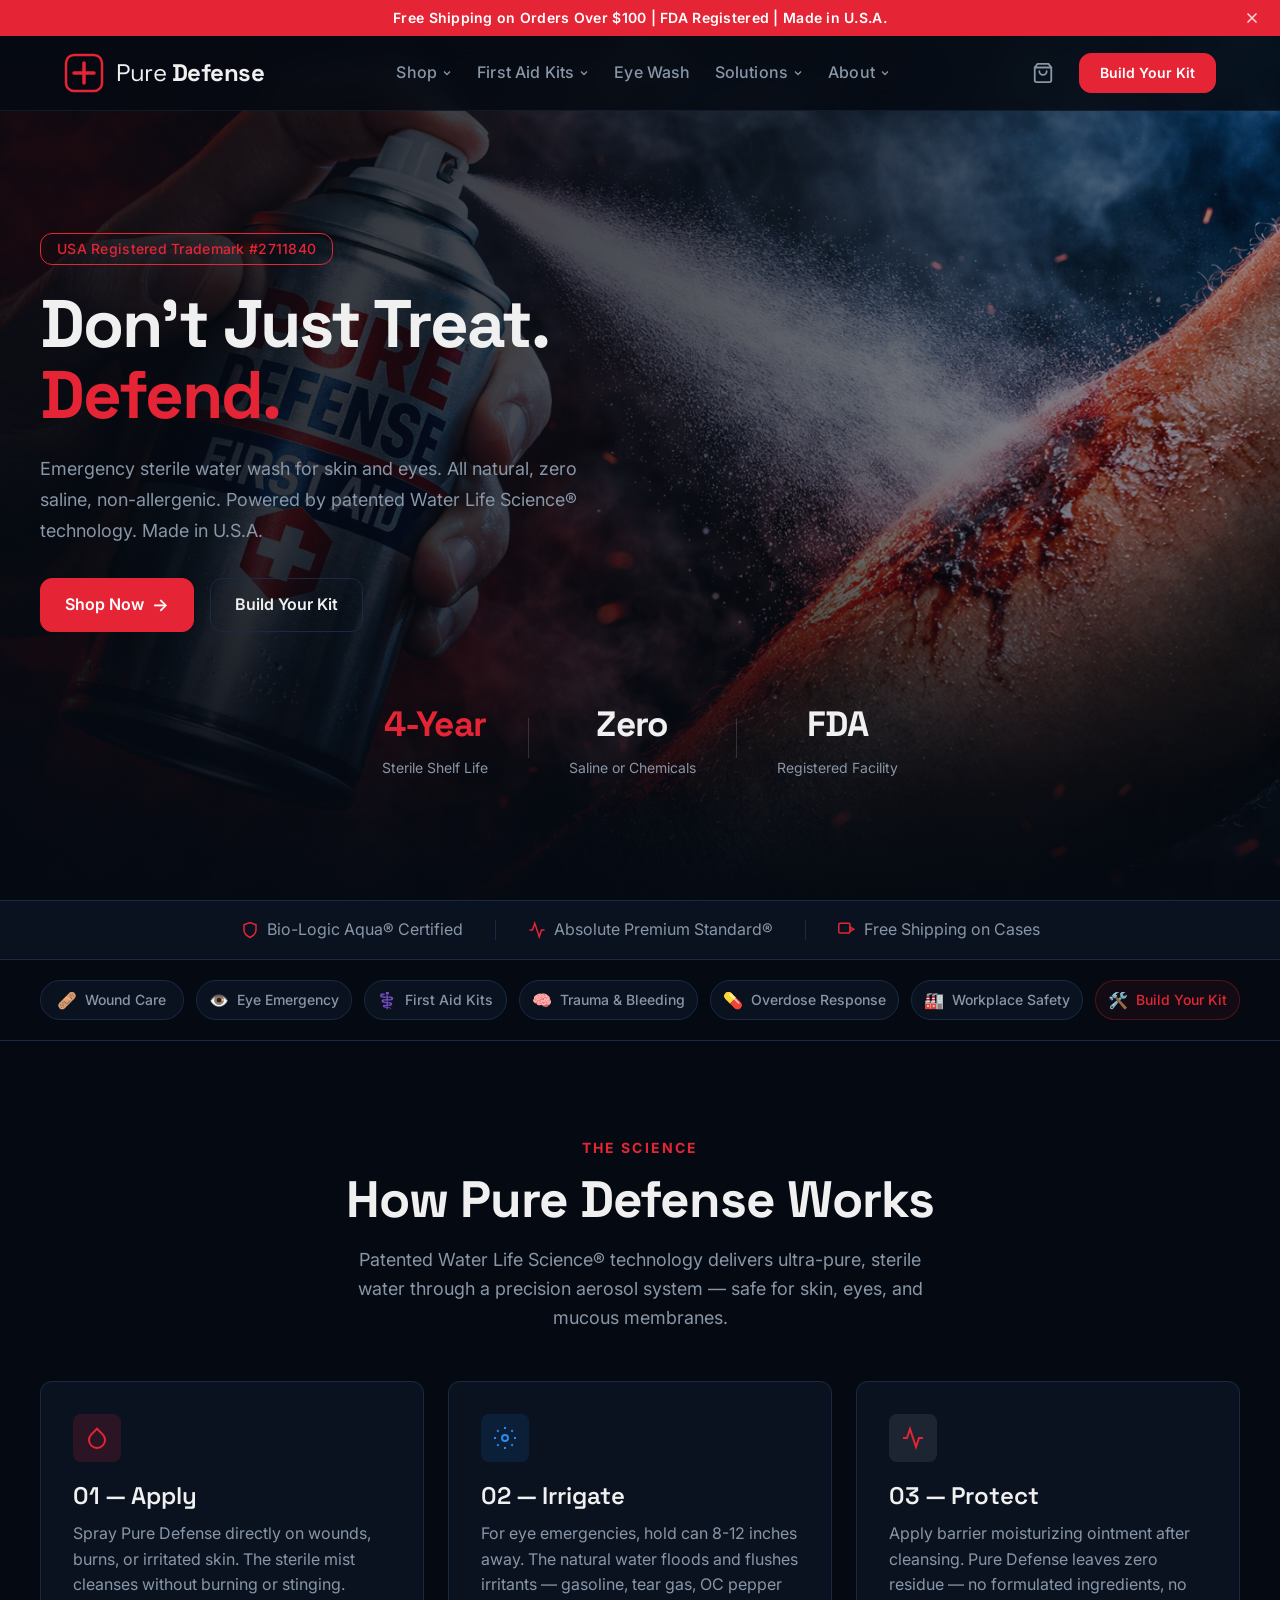
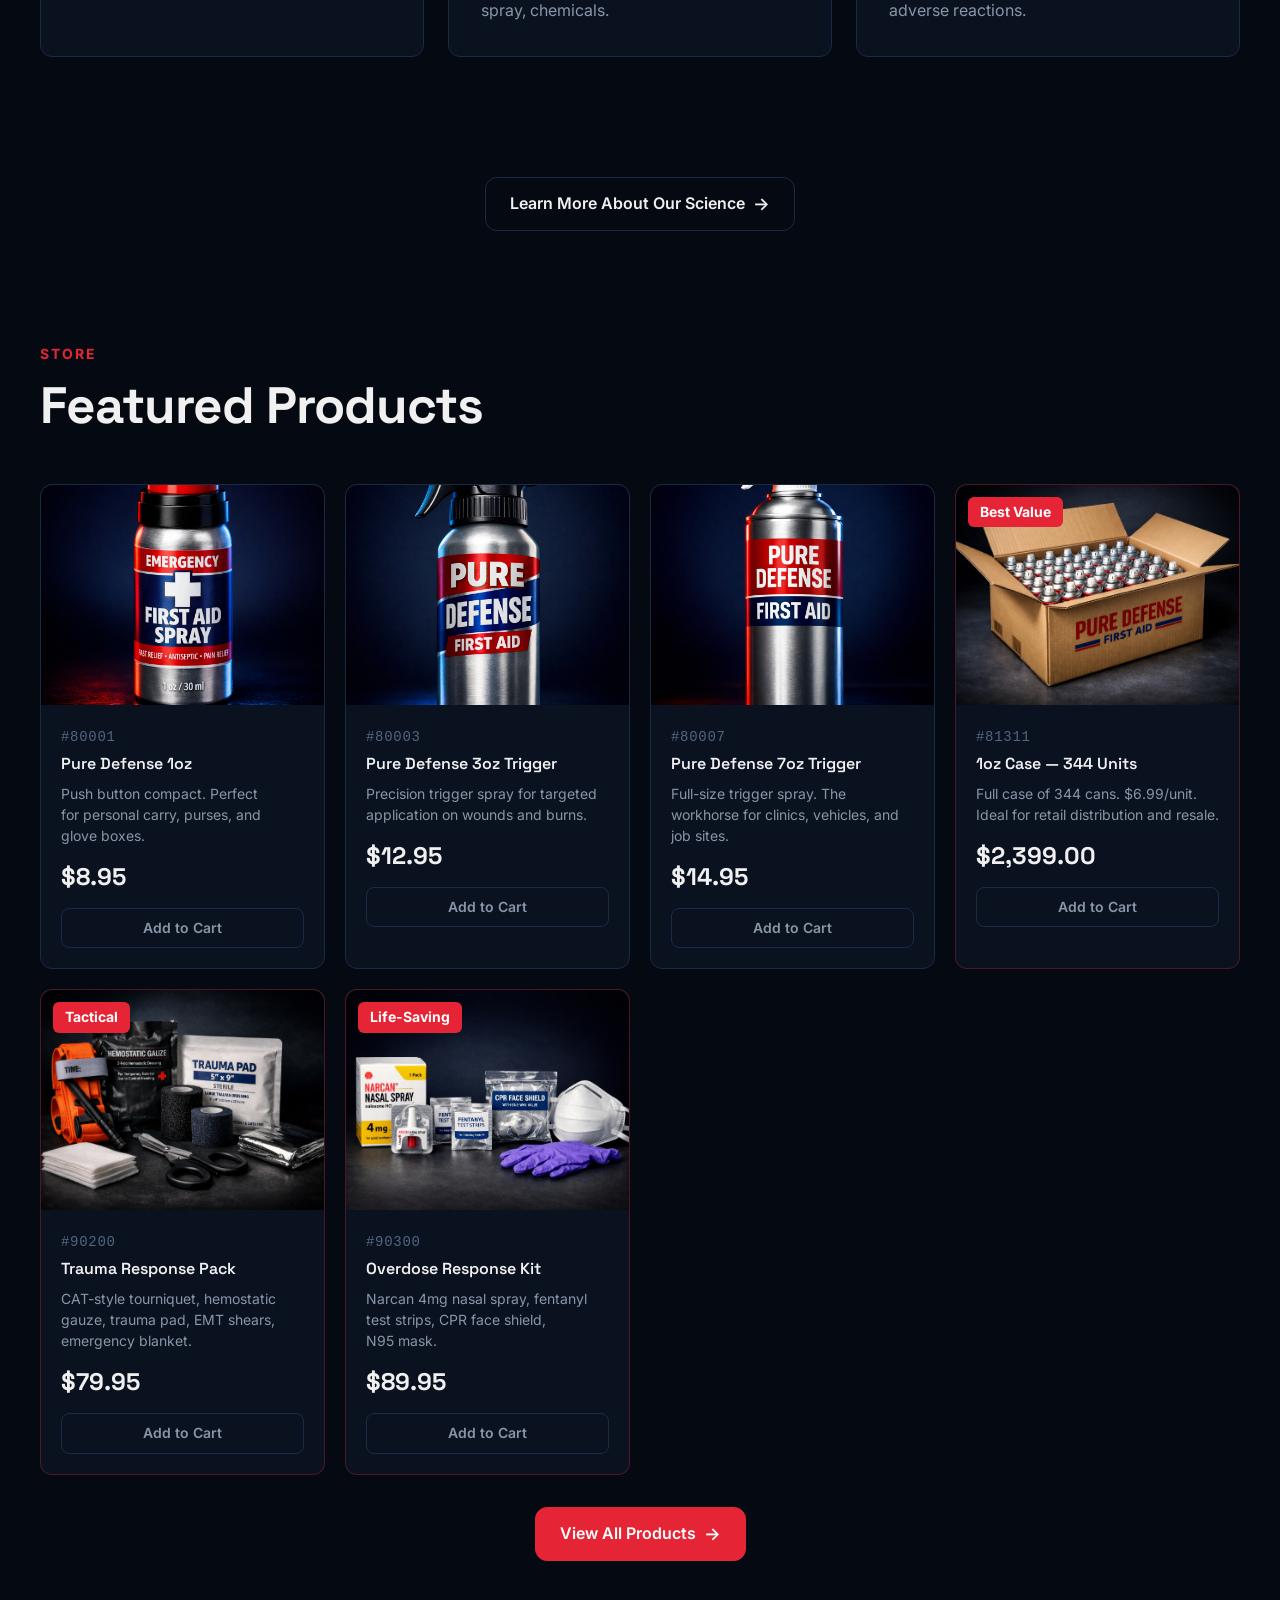
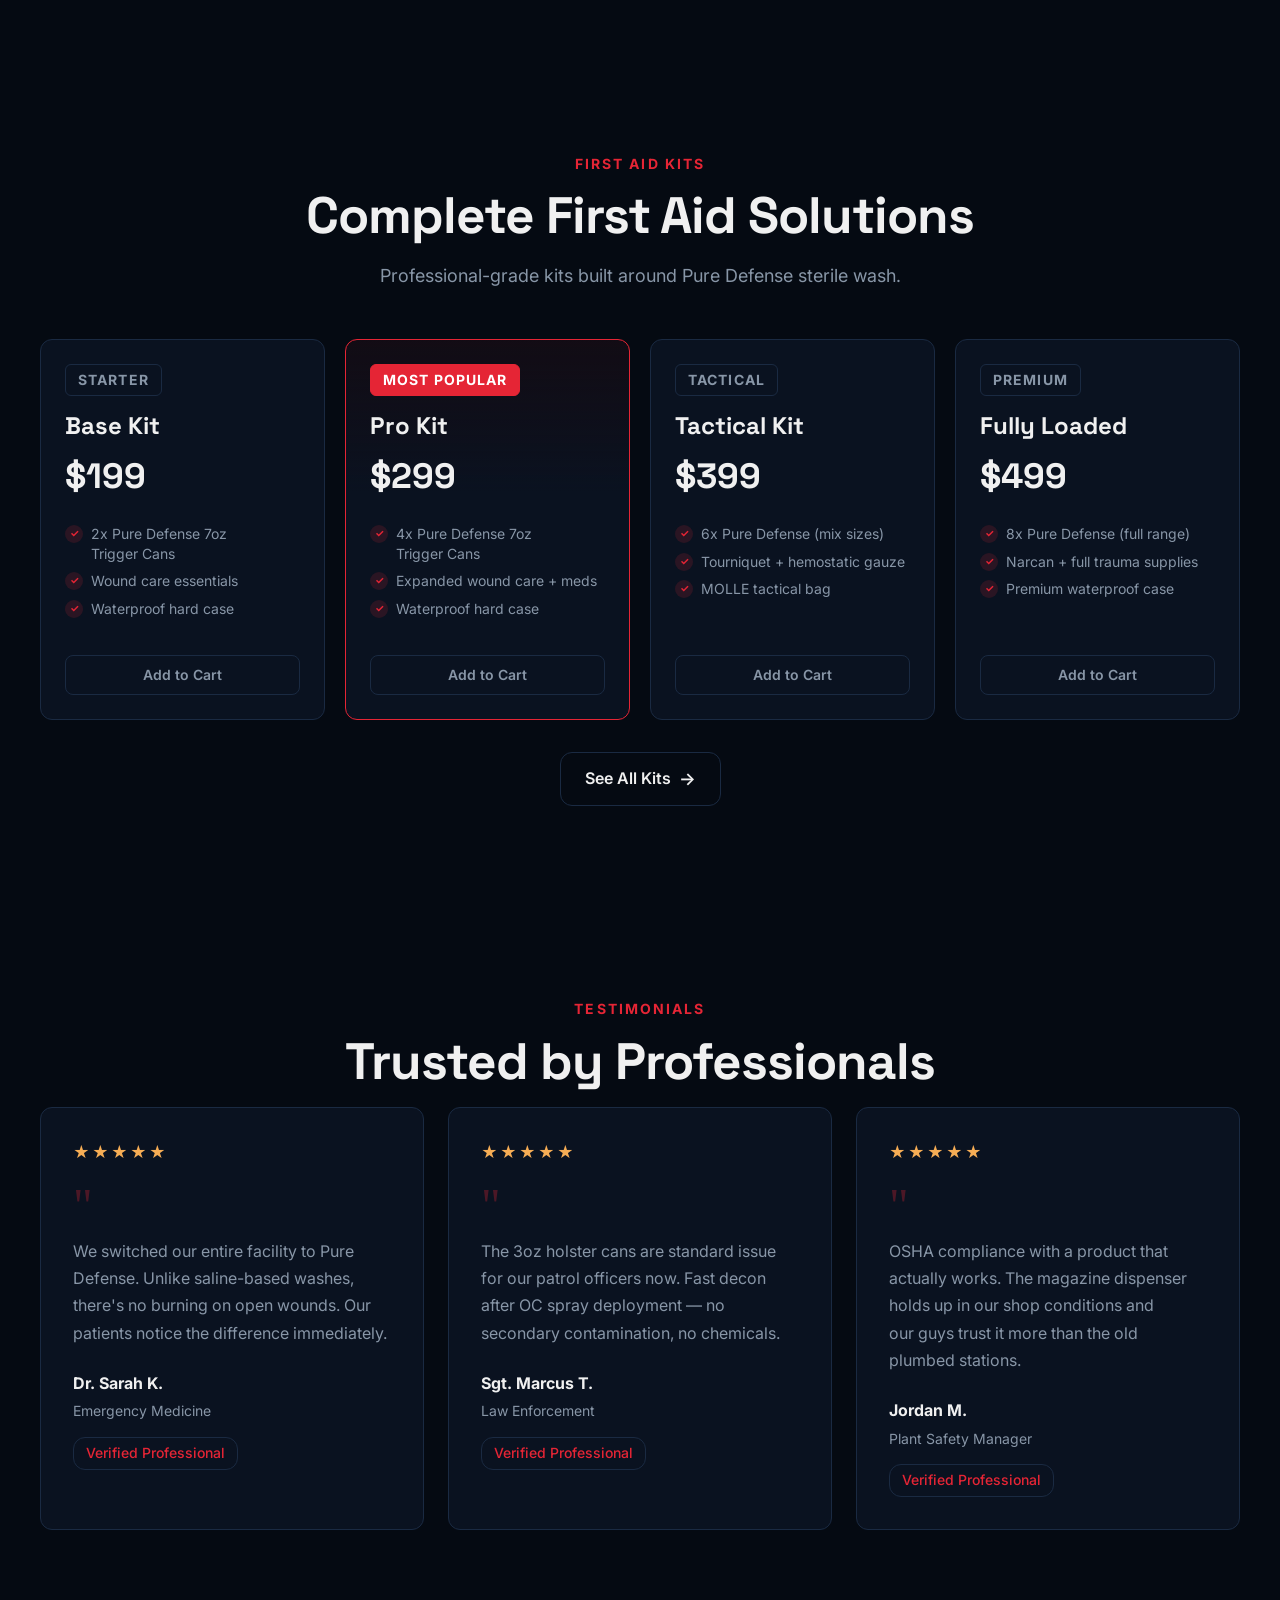
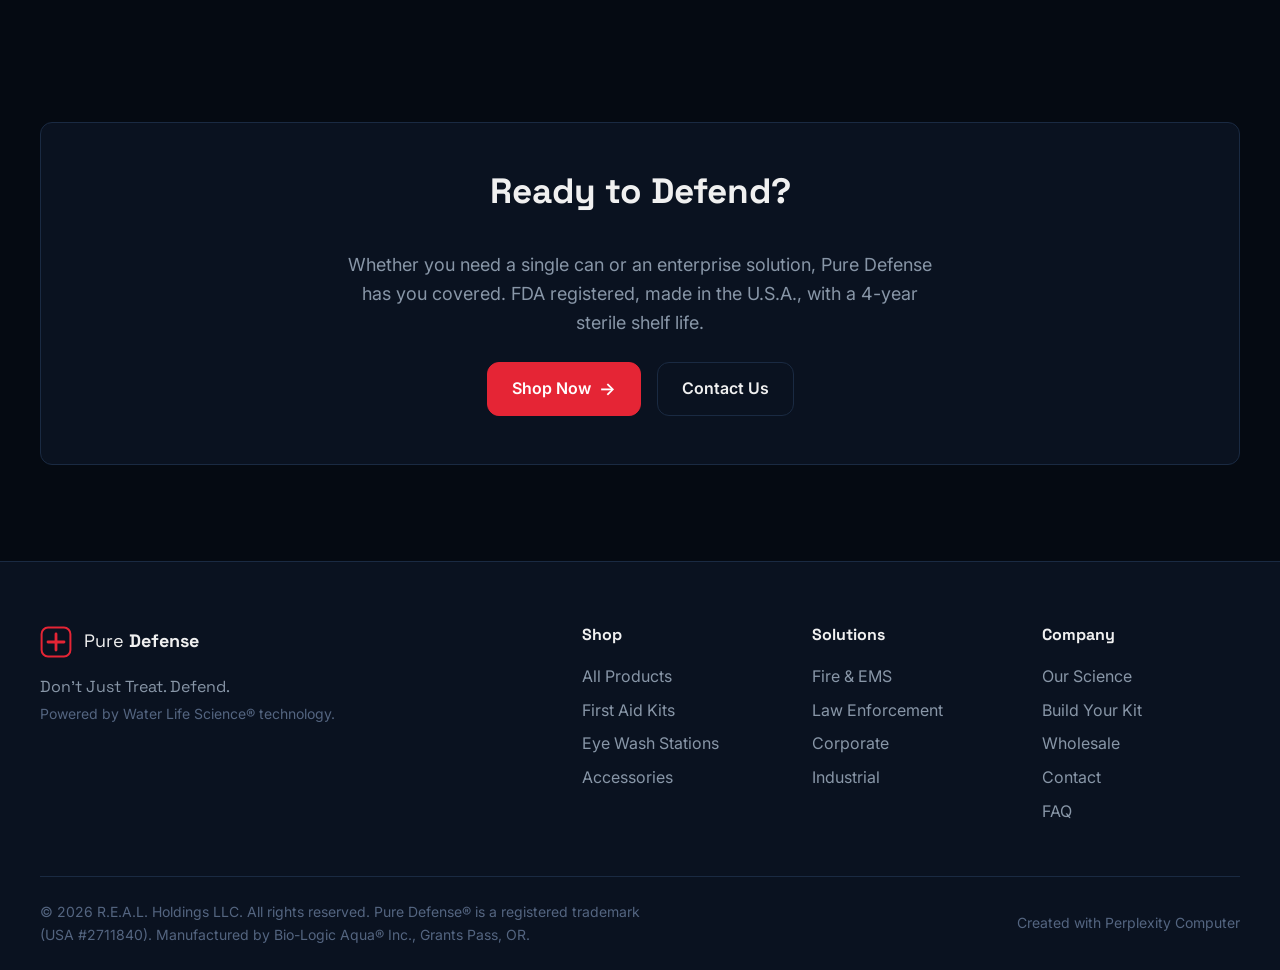
<file: index.html>
<!DOCTYPE html>
<html lang="en" data-theme="dark">
<head>
<!--
   ______                            __
  / ____/___  ____ ___  ____  __  __/ /____  _____
 / /   / __ \/ __ `__ \/ __ \/ / / / __/ _ \/ ___/
/ /___/ /_/ / / / / / / /_/ / /_/ / /_/  __/ /
\____/\____/_/ /_/ /_/ .___/\__,_/\__/\___/_/
                    /_/
        Created with Perplexity Computer
        https://www.perplexity.ai/computer
-->
<meta name="generator" content="Perplexity Computer">
<meta name="author" content="Perplexity Computer">
<meta property="og:see_also" content="https://www.perplexity.ai/computer">
<link rel="author" href="https://www.perplexity.ai/computer">

<meta charset="UTF-8">
<meta name="viewport" content="width=device-width, initial-scale=1.0">
<title>Pure Defense First Aid — Emergency Sterile Wash for Skin &amp; Eyes</title>
<meta name="description" content="Pure Defense First Aid — FDA registered emergency sterile water wash for skin and eyes. All natural, no saline, non-allergenic. Made in U.S.A. with Water Life Science® technology.">
<link rel="preconnect" href="https://fonts.googleapis.com">
<link rel="preconnect" href="https://fonts.gstatic.com" crossorigin>
<link href="https://fonts.googleapis.com/css2?family=Inter:wght@300;400;500;600;700;800&family=Space+Grotesk:wght@400;500;600;700&display=swap" rel="stylesheet">
<link rel="stylesheet" href="./base.css">
<link rel="stylesheet" href="./style.css">

</head>
<body data-page="home">

<!-- ===== ANNOUNCEMENT BAR ===== -->
<div class="announcement-bar" id="announcementBar">
  <div class="announcement-inner">
    <span>Free Shipping on Orders Over $100 | FDA Registered | Made in U.S.A.</span>
  </div>
  <button class="announcement-close" id="announcementClose" aria-label="Close announcement">
    <svg width="16" height="16" viewBox="0 0 24 24" fill="none" stroke="currentColor" stroke-width="2.5" stroke-linecap="round"><path d="M18 6L6 18M6 6l12 12"/></svg>
  </button>
</div>

<!-- ===== NAVIGATION ===== -->
<nav class="nav" id="nav">
  <div class="nav-inner">
    <a href="index.html" class="nav-logo" aria-label="Pure Defense Home">
      <svg class="logo-icon" viewBox="0 0 40 40" width="40" height="40" fill="none">
        <rect x="2" y="2" width="36" height="36" rx="8" stroke="#e52535" stroke-width="2.5"/>
        <path d="M20 10v20M10 20h20" stroke="#e52535" stroke-width="3.5" stroke-linecap="round"/>
      </svg>
      <span class="logo-text">Pure <strong>Defense</strong></span>
    </a>

    <div class="nav-links" id="navLinks">
      <!-- Shop Dropdown -->
      <div class="nav-dropdown-parent" data-dropdown="shop">
        <button class="nav-link-btn" aria-expanded="false" aria-haspopup="true">Shop <svg class="dropdown-chevron" width="12" height="12" viewBox="0 0 24 24" fill="none" stroke="currentColor" stroke-width="2.5"><polyline points="6 9 12 15 18 9"/></svg></button>
        <div class="mega-dropdown mega-dropdown--shop" id="dropdownShop">
          <div class="mega-dropdown-inner">
            <div class="mega-col">
              <h5 class="mega-col-title">Cans</h5>
              <a href="shop.html" class="mega-item">
                <img src="./assets/img-1oz-can.png" alt="" class="mega-thumb" loading="lazy">
                <div class="mega-item-info"><span class="mega-item-name">Pure Defense 1oz</span><span class="mega-item-price">$8.95</span></div>
              </a>
              <a href="shop.html" class="mega-item">
                <img src="./assets/img-3oz-can.png" alt="" class="mega-thumb" loading="lazy">
                <div class="mega-item-info"><span class="mega-item-name">Pure Defense 3oz</span><span class="mega-item-price">$12.95</span></div>
              </a>
              <a href="shop.html" class="mega-item">
                <img src="./assets/img-7oz-can.png" alt="" class="mega-thumb" loading="lazy">
                <div class="mega-item-info"><span class="mega-item-name">Pure Defense 7oz</span><span class="mega-item-price">$14.95</span></div>
              </a>
              <a href="shop.html" class="mega-item">
                <img src="./assets/img-7oz-can.png" alt="" class="mega-thumb" loading="lazy">
                <div class="mega-item-info"><span class="mega-item-name">Twin Pack</span><span class="mega-item-price">$24.95</span></div>
              </a>
            </div>
            <div class="mega-col">
              <h5 class="mega-col-title">Cases &amp; Bulk</h5>
              <a href="shop.html" class="mega-item">
                <img src="./assets/img-bulk-case.png" alt="" class="mega-thumb" loading="lazy">
                <div class="mega-item-info"><span class="mega-item-name">1oz Case (344)</span><span class="mega-item-price">$2,399</span></div>
              </a>
              <a href="shop.html" class="mega-item">
                <img src="./assets/img-bulk-case.png" alt="" class="mega-thumb" loading="lazy">
                <div class="mega-item-info"><span class="mega-item-name">3oz Case (144)</span><span class="mega-item-price">$1,499</span></div>
              </a>
              <a href="shop.html" class="mega-item">
                <img src="./assets/img-bulk-case.png" alt="" class="mega-thumb" loading="lazy">
                <div class="mega-item-info"><span class="mega-item-name">7oz Case (70)</span><span class="mega-item-price">$849</span></div>
              </a>
            </div>
            <div class="mega-col">
              <h5 class="mega-col-title">First Aid Supplies</h5>
              <a href="shop.html" class="mega-item">
                <img src="./assets/img-supplies-pack.png" alt="" class="mega-thumb" loading="lazy">
                <div class="mega-item-info"><span class="mega-item-name">Wound Care Refill</span><span class="mega-item-price">$29.95</span></div>
              </a>
              <a href="shop.html" class="mega-item">
                <img src="./assets/img-trauma-kit.png" alt="" class="mega-thumb" loading="lazy">
                <div class="mega-item-info"><span class="mega-item-name">Trauma Response Pack</span><span class="mega-item-price">$79.95</span></div>
              </a>
              <a href="shop.html" class="mega-item">
                <img src="./assets/img-narcan-kit.png" alt="" class="mega-thumb" loading="lazy">
                <div class="mega-item-info"><span class="mega-item-name">Overdose Response Kit</span><span class="mega-item-price">$89.95</span></div>
              </a>
              <a href="shop.html" class="mega-item">
                <img src="./assets/img-med-pack.png" alt="" class="mega-thumb" loading="lazy">
                <div class="mega-item-info"><span class="mega-item-name">OTC Medication Pack</span><span class="mega-item-price">$19.95</span></div>
              </a>
            </div>
            <div class="mega-col">
              <h5 class="mega-col-title">Accessories</h5>
              <a href="shop.html" class="mega-item">
                <img src="./assets/img-dispenser.png" alt="" class="mega-thumb" loading="lazy">
                <div class="mega-item-info"><span class="mega-item-name">Magazine Dispenser</span><span class="mega-item-price">$349.95</span></div>
              </a>
              <a href="shop.html" class="mega-item">
                <img src="./assets/img-twin-station.png" alt="" class="mega-thumb" loading="lazy">
                <div class="mega-item-info"><span class="mega-item-name">Twin Station</span><span class="mega-item-price">$59.95</span></div>
              </a>
              <a href="shop.html" class="mega-item">
                <img src="./assets/img-wall-mount.png" alt="" class="mega-thumb" loading="lazy">
                <div class="mega-item-info"><span class="mega-item-name">Wall Mount</span><span class="mega-item-price">$12.95</span></div>
              </a>
              <a href="shop.html" class="mega-item">
                <img src="./assets/img-carry-bag.png" alt="" class="mega-thumb" loading="lazy">
                <div class="mega-item-info"><span class="mega-item-name">Carry Bags</span><span class="mega-item-price">from $64.95</span></div>
              </a>
              <a href="shop.html" class="mega-item">
                <img src="./assets/img-holster.png" alt="" class="mega-thumb" loading="lazy">
                <div class="mega-item-info"><span class="mega-item-name">Belt Holster</span><span class="mega-item-price">$18.95</span></div>
              </a>
            </div>
          </div>
          <div class="mega-footer">
            <a href="shop.html" class="mega-footer-link">View All Products <span class="arrow">→</span></a>
          </div>
        </div>
      </div>

      <!-- First Aid Kits Dropdown -->
      <div class="nav-dropdown-parent" data-dropdown="kits">
        <button class="nav-link-btn" aria-expanded="false" aria-haspopup="true">First Aid Kits <svg class="dropdown-chevron" width="12" height="12" viewBox="0 0 24 24" fill="none" stroke="currentColor" stroke-width="2.5"><polyline points="6 9 12 15 18 9"/></svg></button>
        <div class="mega-dropdown mega-dropdown--kits" id="dropdownKits">
          <div class="mega-dropdown-inner mega-kits-grid">
            <a href="kits.html" class="mega-kit-card">
              <div class="mega-kit-img"><img src="./assets/img-first-aid-kit.png" alt="Base Kit" loading="lazy"></div>
              <h5 class="mega-kit-name">Base Kit</h5>
              <span class="mega-kit-price">$199</span>
              <span class="mega-kit-tag">Starter essentials</span>
            </a>
            <a href="kits.html" class="mega-kit-card mega-kit-card--featured">
              <span class="mega-kit-badge">Most Popular</span>
              <div class="mega-kit-img"><img src="./assets/img-first-aid-kit.png" alt="Pro Kit" loading="lazy"></div>
              <h5 class="mega-kit-name">Pro Kit</h5>
              <span class="mega-kit-price">$299</span>
              <span class="mega-kit-tag">Most popular</span>
            </a>
            <a href="kits.html" class="mega-kit-card">
              <div class="mega-kit-img"><img src="./assets/img-first-aid-kit.png" alt="Tactical Kit" loading="lazy"></div>
              <h5 class="mega-kit-name">Tactical Kit</h5>
              <span class="mega-kit-price">$399</span>
              <span class="mega-kit-tag">Tactical trauma</span>
            </a>
            <a href="kits.html" class="mega-kit-card">
              <div class="mega-kit-img"><img src="./assets/img-first-aid-kit.png" alt="Fully Loaded" loading="lazy"></div>
              <h5 class="mega-kit-name">Fully Loaded</h5>
              <span class="mega-kit-price">$499</span>
              <span class="mega-kit-tag">Complete with Narcan</span>
            </a>
          </div>
          <div class="mega-footer">
            <a href="kits.html#configurator" class="mega-footer-link">Build Your Custom Kit <span class="arrow">→</span></a>
          </div>
        </div>
      </div>

      <!-- Eye Wash (simple link) -->
      <a href="eyewash.html" class="nav-link-single">Eye Wash</a>

      <!-- Solutions Dropdown -->
      <div class="nav-dropdown-parent" data-dropdown="solutions">
        <button class="nav-link-btn" aria-expanded="false" aria-haspopup="true">Solutions <svg class="dropdown-chevron" width="12" height="12" viewBox="0 0 24 24" fill="none" stroke="currentColor" stroke-width="2.5"><polyline points="6 9 12 15 18 9"/></svg></button>
        <div class="mega-dropdown mega-dropdown--solutions" id="dropdownSolutions">
          <div class="mega-dropdown-inner mega-solutions-grid">
            <a href="fire-ems.html" class="mega-solution-card">
              <div class="mega-solution-icon"><svg width="24" height="24" viewBox="0 0 24 24" fill="none" stroke="currentColor" stroke-width="2"><path d="M20.84 4.61a5.5 5.5 0 00-7.78 0L12 5.67l-1.06-1.06a5.5 5.5 0 00-7.78 7.78l1.06 1.06L12 21.23l7.78-7.78 1.06-1.06a5.5 5.5 0 000-7.78z"/></svg></div>
              <h5>Fire &amp; EMS</h5>
              <span>Apparatus kits &amp; carry bags</span>
            </a>
            <a href="law-enforcement.html" class="mega-solution-card">
              <div class="mega-solution-icon"><svg width="24" height="24" viewBox="0 0 24 24" fill="none" stroke="currentColor" stroke-width="2"><path d="M12 22s8-4 8-10V5l-8-3-8 3v7c0 6 8 10 8 10z"/></svg></div>
              <h5>Law Enforcement</h5>
              <span>Holsters &amp; vehicle mounts</span>
            </a>
            <a href="houses-of-worship.html" class="mega-solution-card">
              <div class="mega-solution-icon"><svg width="24" height="24" viewBox="0 0 24 24" fill="none" stroke="currentColor" stroke-width="2"><path d="M3 9l9-7 9 7v11a2 2 0 01-2 2H5a2 2 0 01-2-2z"/><polyline points="9 22 9 12 15 12 15 22"/></svg></div>
              <h5>Houses of Worship</h5>
              <span>Safety stations &amp; event kits</span>
            </a>
            <a href="corporate.html" class="mega-solution-card">
              <div class="mega-solution-icon"><svg width="24" height="24" viewBox="0 0 24 24" fill="none" stroke="currentColor" stroke-width="2"><rect x="2" y="3" width="20" height="14" rx="2"/><path d="M8 21h8M12 17v4"/></svg></div>
              <h5>Corporate &amp; Office</h5>
              <span>OSHA compliance packages</span>
            </a>
            <a href="industrial.html" class="mega-solution-card">
              <div class="mega-solution-icon"><svg width="24" height="24" viewBox="0 0 24 24" fill="none" stroke="currentColor" stroke-width="2"><rect x="2" y="7" width="20" height="15" rx="2"/><path d="M16 7V5a4 4 0 00-8 0v2"/></svg></div>
              <h5>Industrial</h5>
              <span>Eye wash &amp; chemical exposure</span>
            </a>
          </div>
        </div>
      </div>

      <!-- About Dropdown -->
      <div class="nav-dropdown-parent" data-dropdown="about">
        <button class="nav-link-btn" aria-expanded="false" aria-haspopup="true">About <svg class="dropdown-chevron" width="12" height="12" viewBox="0 0 24 24" fill="none" stroke="currentColor" stroke-width="2.5"><polyline points="6 9 12 15 18 9"/></svg></button>
        <div class="mega-dropdown mega-dropdown--about" id="dropdownAbout">
          <div class="mega-dropdown-inner mega-about-grid">
            <div class="mega-about-col">
              <a href="about.html" class="mega-about-link">Our Science</a>
              <a href="about.html" class="mega-about-link">How It Works</a>
              <a href="faq.html" class="mega-about-link">FAQ</a>
            </div>
            <div class="mega-about-col">
              <a href="contact.html" class="mega-about-link">Contact</a>
              <a href="solutions.html" class="mega-about-link">Wholesale Info</a>
            </div>
          </div>
        </div>
      </div>
    </div>

    <div class="nav-actions">
      <button class="cart-icon-btn" id="cartIconBtn" aria-label="Open cart">
        <svg width="22" height="22" viewBox="0 0 24 24" fill="none" stroke="currentColor" stroke-width="2" stroke-linecap="round" stroke-linejoin="round"><path d="M6 2L3 6v14a2 2 0 002 2h14a2 2 0 002-2V6l-3-4z"/><line x1="3" y1="6" x2="21" y2="6"/><path d="M16 10a4 4 0 01-8 0"/></svg>
        <span class="cart-badge" id="cartBadge"></span>
      </button>
      <a href="kits.html#configurator" class="btn btn-primary btn-sm nav-cta-btn">Build Your Kit</a>
      <button class="mobile-menu-btn" id="mobileMenuBtn" aria-label="Toggle menu">
        <svg width="24" height="24" viewBox="0 0 24 24" fill="none" stroke="currentColor" stroke-width="2" stroke-linecap="round"><path d="M3 12h18M3 6h18M3 18h18"/></svg>
      </button>
    </div>
  </div>
</nav>

<!-- ===== MOBILE MENU OVERLAY ===== -->
<div class="mobile-menu-overlay" id="mobileMenuOverlay">
  <div class="mobile-menu-panel" id="mobileMenuPanel">
    <div class="mobile-menu-header">
      <span class="logo-text">Pure <strong>Defense</strong></span>
      <button class="mobile-menu-close" id="mobileMenuClose" aria-label="Close menu">
        <svg width="24" height="24" viewBox="0 0 24 24" fill="none" stroke="currentColor" stroke-width="2" stroke-linecap="round"><path d="M18 6L6 18M6 6l12 12"/></svg>
      </button>
    </div>
    <div class="mobile-menu-body">
      <!-- Shop Accordion -->
      <div class="mobile-accordion">
        <button class="mobile-accordion-toggle" aria-expanded="false">Shop <svg width="16" height="16" viewBox="0 0 24 24" fill="none" stroke="currentColor" stroke-width="2.5"><polyline points="6 9 12 15 18 9"/></svg></button>
        <div class="mobile-accordion-panel">
          <h6 class="mobile-acc-heading">Cans</h6>
          <a href="shop.html" class="mobile-mega-item"><img src="./assets/img-1oz-can.png" alt="" class="mobile-mega-thumb"><span>Pure Defense 1oz — $8.95</span></a>
          <a href="shop.html" class="mobile-mega-item"><img src="./assets/img-3oz-can.png" alt="" class="mobile-mega-thumb"><span>Pure Defense 3oz — $12.95</span></a>
          <a href="shop.html" class="mobile-mega-item"><img src="./assets/img-7oz-can.png" alt="" class="mobile-mega-thumb"><span>Pure Defense 7oz — $14.95</span></a>
          <a href="shop.html" class="mobile-mega-item"><img src="./assets/img-7oz-can.png" alt="" class="mobile-mega-thumb"><span>Twin Pack — $24.95</span></a>
          <h6 class="mobile-acc-heading">Cases &amp; Bulk</h6>
          <a href="shop.html" class="mobile-mega-item"><img src="./assets/img-bulk-case.png" alt="" class="mobile-mega-thumb"><span>1oz Case (344) — $2,399</span></a>
          <a href="shop.html" class="mobile-mega-item"><img src="./assets/img-bulk-case.png" alt="" class="mobile-mega-thumb"><span>3oz Case (144) — $1,499</span></a>
          <a href="shop.html" class="mobile-mega-item"><img src="./assets/img-bulk-case.png" alt="" class="mobile-mega-thumb"><span>7oz Case (70) — $849</span></a>
          <h6 class="mobile-acc-heading">First Aid Supplies</h6>
          <a href="shop.html" class="mobile-mega-item"><img src="./assets/img-supplies-pack.png" alt="" class="mobile-mega-thumb"><span>Wound Care Refill — $29.95</span></a>
          <a href="shop.html" class="mobile-mega-item"><img src="./assets/img-trauma-kit.png" alt="" class="mobile-mega-thumb"><span>Trauma Response — $79.95</span></a>
          <a href="shop.html" class="mobile-mega-item"><img src="./assets/img-narcan-kit.png" alt="" class="mobile-mega-thumb"><span>Overdose Response Kit — $89.95</span></a>
          <a href="shop.html" class="mobile-mega-item"><img src="./assets/img-med-pack.png" alt="" class="mobile-mega-thumb"><span>OTC Medication Pack — $19.95</span></a>
          <h6 class="mobile-acc-heading">Accessories</h6>
          <a href="shop.html" class="mobile-mega-item"><img src="./assets/img-dispenser.png" alt="" class="mobile-mega-thumb"><span>Magazine Dispenser — $349.95</span></a>
          <a href="shop.html" class="mobile-mega-item"><img src="./assets/img-twin-station.png" alt="" class="mobile-mega-thumb"><span>Twin Station — $59.95</span></a>
          <a href="shop.html" class="mobile-mega-item"><img src="./assets/img-wall-mount.png" alt="" class="mobile-mega-thumb"><span>Wall Mount — $12.95</span></a>
          <a href="shop.html" class="mobile-mega-item"><img src="./assets/img-carry-bag.png" alt="" class="mobile-mega-thumb"><span>Carry Bags — from $64.95</span></a>
          <a href="shop.html" class="mobile-mega-item"><img src="./assets/img-holster.png" alt="" class="mobile-mega-thumb"><span>Belt Holster — $18.95</span></a>
          <a href="shop.html" class="mobile-mega-viewall">View All Products →</a>
        </div>
      </div>
      <!-- First Aid Kits Accordion -->
      <div class="mobile-accordion">
        <button class="mobile-accordion-toggle" aria-expanded="false">First Aid Kits <svg width="16" height="16" viewBox="0 0 24 24" fill="none" stroke="currentColor" stroke-width="2.5"><polyline points="6 9 12 15 18 9"/></svg></button>
        <div class="mobile-accordion-panel">
          <a href="kits.html" class="mobile-mega-item"><img src="./assets/img-first-aid-kit.png" alt="" class="mobile-mega-thumb"><span>Base Kit — $199</span></a>
          <a href="kits.html" class="mobile-mega-item"><img src="./assets/img-first-aid-kit.png" alt="" class="mobile-mega-thumb"><span>Pro Kit — $299</span></a>
          <a href="kits.html" class="mobile-mega-item"><img src="./assets/img-first-aid-kit.png" alt="" class="mobile-mega-thumb"><span>Tactical Kit — $399</span></a>
          <a href="kits.html" class="mobile-mega-item"><img src="./assets/img-first-aid-kit.png" alt="" class="mobile-mega-thumb"><span>Fully Loaded — $499</span></a>
          <a href="kits.html#configurator" class="mobile-mega-viewall">Build Your Custom Kit →</a>
        </div>
      </div>
      <!-- Eye Wash -->
      <a href="eyewash.html" class="mobile-menu-link">Eye Wash</a>
      <!-- Solutions Accordion -->
      <div class="mobile-accordion">
        <button class="mobile-accordion-toggle" aria-expanded="false">Solutions <svg width="16" height="16" viewBox="0 0 24 24" fill="none" stroke="currentColor" stroke-width="2.5"><polyline points="6 9 12 15 18 9"/></svg></button>
        <div class="mobile-accordion-panel">
          <a href="fire-ems.html" class="mobile-mega-item"><span>Fire &amp; EMS</span></a>
          <a href="law-enforcement.html" class="mobile-mega-item"><span>Law Enforcement</span></a>
          <a href="houses-of-worship.html" class="mobile-mega-item"><span>Houses of Worship</span></a>
          <a href="corporate.html" class="mobile-mega-item"><span>Corporate &amp; Office</span></a>
          <a href="industrial.html" class="mobile-mega-item"><span>Industrial</span></a>
        </div>
      </div>
      <!-- About Accordion -->
      <div class="mobile-accordion">
        <button class="mobile-accordion-toggle" aria-expanded="false">About <svg width="16" height="16" viewBox="0 0 24 24" fill="none" stroke="currentColor" stroke-width="2.5"><polyline points="6 9 12 15 18 9"/></svg></button>
        <div class="mobile-accordion-panel">
          <a href="about.html" class="mobile-mega-item"><span>Our Science</span></a>
          <a href="about.html" class="mobile-mega-item"><span>How It Works</span></a>
          <a href="faq.html" class="mobile-mega-item"><span>FAQ</span></a>
          <a href="contact.html" class="mobile-mega-item"><span>Contact</span></a>
          <a href="solutions.html" class="mobile-mega-item"><span>Wholesale Info</span></a>
        </div>
      </div>
    </div>
    <div class="mobile-menu-footer">
      <a href="kits.html#configurator" class="btn btn-primary btn-full">Build Your Kit</a>
    </div>
  </div>
</div>

<!-- ===== HERO ===== -->
<section class="hero" id="hero">
  <div class="hero-bg">
    <img src="./assets/img-hero.png" alt="" loading="eager">
    <div class="hero-overlay"></div>
  </div>
  <div class="hero-inner">
    <div class="hero-text">
      <span class="badge">USA Registered Trademark #2711840</span>
      <h1>Don't Just Treat.<br><span class="accent">Defend.</span></h1>
      <p class="hero-sub">Emergency sterile water wash for skin and eyes. All natural, zero saline, non-allergenic. Powered by patented Water Life Science® technology. Made in U.S.A.</p>
      <div class="hero-ctas">
        <a href="shop.html" class="btn btn-primary">Shop Now <span class="arrow">→</span></a>
        <a href="kits.html#configurator" class="btn btn-ghost">Build Your Kit</a>
      </div>
    </div>
  </div>
  <div class="hero-stats">
    <div class="stat">
      <span class="stat-value accent">4-Year</span>
      <span class="stat-label">Sterile Shelf Life</span>
    </div>
    <div class="stat-divider"></div>
    <div class="stat">
      <span class="stat-value">Zero</span>
      <span class="stat-label">Saline or Chemicals</span>
    </div>
    <div class="stat-divider"></div>
    <div class="stat">
      <span class="stat-value">FDA</span>
      <span class="stat-label">Registered Facility</span>
    </div>
  </div>
</section>

<!-- ===== TRUST BAR ===== -->
<div class="trust-bar">
  <div class="trust-inner">
    <div class="trust-item">
      <svg width="18" height="18" viewBox="0 0 24 24" fill="none" stroke="currentColor" stroke-width="2"><path d="M12 22s8-4 8-10V5l-8-3-8 3v7c0 6 8 10 8 10z"/></svg>
      <span>Bio-Logic Aqua® Certified</span>
    </div>
    <div class="trust-divider"></div>
    <div class="trust-item">
      <svg width="18" height="18" viewBox="0 0 24 24" fill="none" stroke="currentColor" stroke-width="2"><path d="M22 12h-4l-3 9L9 3l-3 9H2"/></svg>
      <span>Absolute Premium Standard®</span>
    </div>
    <div class="trust-divider"></div>
    <div class="trust-item">
      <svg width="18" height="18" viewBox="0 0 24 24" fill="none" stroke="currentColor" stroke-width="2"><rect x="1" y="3" width="15" height="13" rx="2"/><path d="M16 8l5 3-5 3z"/></svg>
      <span>Free Shipping on Cases</span>
    </div>
  </div>
</div>

<!-- ===== SHOP BY NEED ===== -->
<div class="shop-by-need" id="shopByNeed">
  <div class="shop-by-need-inner">
    <a href="shop.html" class="need-card">
      <span class="need-icon">🩹</span>
      <span class="need-label">Wound Care</span>
    </a>
    <a href="eyewash.html" class="need-card">
      <span class="need-icon">👁️</span>
      <span class="need-label">Eye Emergency</span>
    </a>
    <a href="kits.html" class="need-card">
      <span class="need-icon">⚕️</span>
      <span class="need-label">First Aid Kits</span>
    </a>
    <a href="shop.html" class="need-card">
      <span class="need-icon">🧠</span>
      <span class="need-label">Trauma &amp; Bleeding</span>
    </a>
    <a href="shop.html" class="need-card">
      <span class="need-icon">💊</span>
      <span class="need-label">Overdose Response</span>
    </a>
    <a href="solutions.html" class="need-card">
      <span class="need-icon">🏭</span>
      <span class="need-label">Workplace Safety</span>
    </a>
    <a href="kits.html#configurator" class="need-card need-card--accent">
      <span class="need-icon">🛠️</span>
      <span class="need-label">Build Your Kit</span>
    </a>
  </div>
</div>

<!-- ===== HOW IT WORKS / SCIENCE ===== -->
<section class="section" id="science">
  <div class="section-inner">
    <span class="section-label">THE SCIENCE</span>
    <h2 class="section-title">How Pure Defense Works</h2>
    <p class="section-sub">Patented Water Life Science® technology delivers ultra-pure, sterile water through a precision aerosol system — safe for skin, eyes, and mucous membranes.</p>
    <div class="grid-3">
      <div class="card">
        <div class="card-icon red-bg">
          <svg width="24" height="24" viewBox="0 0 24 24" fill="none" stroke="#fff" stroke-width="2"><path d="M12 2.69l5.66 5.66a8 8 0 11-11.31 0z"/></svg>
        </div>
        <h3>01 — Apply</h3>
        <p>Spray Pure Defense directly on wounds, burns, or irritated skin. The sterile mist cleanses without burning or stinging.</p>
      </div>
      <div class="card">
        <div class="card-icon blue-bg">
          <svg width="24" height="24" viewBox="0 0 24 24" fill="none" stroke="#fff" stroke-width="2"><circle cx="12" cy="12" r="3"/><path d="M12 1v2M12 21v2M4.22 4.22l1.42 1.42M18.36 18.36l1.42 1.42M1 12h2M21 12h2M4.22 19.78l1.42-1.42M18.36 5.64l1.42-1.42"/></svg>
        </div>
        <h3>02 — Irrigate</h3>
        <p>For eye emergencies, hold can 8-12 inches away. The natural water floods and flushes irritants — gasoline, tear gas, OC pepper spray, chemicals.</p>
      </div>
      <div class="card">
        <div class="card-icon white-bg">
          <svg width="24" height="24" viewBox="0 0 24 24" fill="none" stroke="#e52535" stroke-width="2"><path d="M22 12h-4l-3 9L9 3l-3 9H2"/></svg>
        </div>
        <h3>03 — Protect</h3>
        <p>Apply barrier moisturizing ointment after cleansing. Pure Defense leaves zero residue — no formulated ingredients, no adverse reactions.</p>
      </div>
    </div>
  </div>
</section>
<div style="text-align:center; margin-top: var(--space-6); padding-bottom: var(--space-4);">
  <a href="about.html" class="btn btn-ghost">Learn More About Our Science <span class="arrow">→</span></a>
</div>

<!-- ===== FEATURED PRODUCTS ===== -->
<section class="section" id="products">
  <div class="section-inner">
    <div class="section-header-row">
      <div>
        <span class="section-label">STORE</span>
        <h2 class="section-title">Featured Products</h2>
      </div>
    </div>
    <div class="product-grid">
      <div class="product-card" data-product-id="80001">
        <div class="product-img-wrap"><img src="./assets/img-1oz-can.png" alt="Pure Defense 1oz" loading="lazy"></div>
        <div class="product-info">
          <span class="product-sku">#80001</span>
          <h4 class="product-name">Pure Defense 1oz</h4>
          <p class="product-desc">Push button compact. Perfect for personal carry, purses, and glove boxes.</p>
          <div class="product-price">$8.95</div>
          <button class="btn-add-cart" data-product-id="80001">Add to Cart</button>
        </div>
      </div>
      <div class="product-card" data-product-id="80003">
        <div class="product-img-wrap"><img src="./assets/img-3oz-can.png" alt="Pure Defense 3oz Trigger" loading="lazy"></div>
        <div class="product-info">
          <span class="product-sku">#80003</span>
          <h4 class="product-name">Pure Defense 3oz Trigger</h4>
          <p class="product-desc">Precision trigger spray for targeted application on wounds and burns.</p>
          <div class="product-price">$12.95</div>
          <button class="btn-add-cart" data-product-id="80003">Add to Cart</button>
        </div>
      </div>
      <div class="product-card" data-product-id="80007">
        <div class="product-img-wrap"><img src="./assets/img-7oz-can.png" alt="Pure Defense 7oz Trigger" loading="lazy"></div>
        <div class="product-info">
          <span class="product-sku">#80007</span>
          <h4 class="product-name">Pure Defense 7oz Trigger</h4>
          <p class="product-desc">Full-size trigger spray. The workhorse for clinics, vehicles, and job sites.</p>
          <div class="product-price">$14.95</div>
          <button class="btn-add-cart" data-product-id="80007">Add to Cart</button>
        </div>
      </div>
      <div class="product-card featured" data-product-id="81311">
        <span class="product-badge">Best Value</span>
        <div class="product-img-wrap"><img src="./assets/img-bulk-case.png" alt="1oz Case" loading="lazy"></div>
        <div class="product-info">
          <span class="product-sku">#81311</span>
          <h4 class="product-name">1oz Case — 344 Units</h4>
          <p class="product-desc">Full case of 344 cans. $6.99/unit. Ideal for retail distribution and resale.</p>
          <div class="product-price">$2,399.00</div>
          <button class="btn-add-cart" data-product-id="81311">Add to Cart</button>
        </div>
      </div>
      <div class="product-card featured" data-product-id="90200">
        <span class="product-badge">Tactical</span>
        <div class="product-img-wrap"><img src="./assets/img-trauma-kit.png" alt="Trauma Response Pack" loading="lazy"></div>
        <div class="product-info">
          <span class="product-sku">#90200</span>
          <h4 class="product-name">Trauma Response Pack</h4>
          <p class="product-desc">CAT-style tourniquet, hemostatic gauze, trauma pad, EMT shears, emergency blanket.</p>
          <div class="product-price">$79.95</div>
          <button class="btn-add-cart" data-product-id="90200">Add to Cart</button>
        </div>
      </div>
      <div class="product-card featured" data-product-id="90300">
        <span class="product-badge">Life-Saving</span>
        <div class="product-img-wrap"><img src="./assets/img-narcan-kit.png" alt="Overdose Response Kit" loading="lazy"></div>
        <div class="product-info">
          <span class="product-sku">#90300</span>
          <h4 class="product-name">Overdose Response Kit</h4>
          <p class="product-desc">Narcan 4mg nasal spray, fentanyl test strips, CPR face shield, N95 mask.</p>
          <div class="product-price">$89.95</div>
          <button class="btn-add-cart" data-product-id="90300">Add to Cart</button>
        </div>
      </div>
    </div>
    <div style="text-align:center; margin-top: var(--space-8);">
      <a href="shop.html" class="btn btn-primary">View All Products <span class="arrow">→</span></a>
    </div>
  </div>
</section>

<!-- ===== FEATURED KITS ===== -->
<section class="section" id="kits">
  <div class="section-inner">
    <span class="section-label">FIRST AID KITS</span>
    <h2 class="section-title">Complete First Aid Solutions</h2>
    <p class="section-sub">Professional-grade kits built around Pure Defense sterile wash.</p>
    <div class="kits-grid">
      <div class="kit-card" data-product-id="KIT-BASE">
        <span class="kit-badge">STARTER</span>
        <h3 class="kit-name">Base Kit</h3>
        <div class="kit-price">$199</div>
        <ul class="kit-contents">
          <li><span class="check">✓</span> 2x Pure Defense 7oz Trigger Cans</li>
          <li><span class="check">✓</span> Wound care essentials</li>
          <li><span class="check">✓</span> Waterproof hard case</li>
        </ul>
        <button class="btn btn-ghost btn-full btn-add-cart" data-product-id="KIT-BASE">Add to Cart</button>
      </div>
      <div class="kit-card kit-featured" data-product-id="KIT-PRO">
        <span class="kit-badge kit-badge-featured">MOST POPULAR</span>
        <h3 class="kit-name">Pro Kit</h3>
        <div class="kit-price">$299</div>
        <ul class="kit-contents">
          <li><span class="check">✓</span> 4x Pure Defense 7oz Trigger Cans</li>
          <li><span class="check">✓</span> Expanded wound care + meds</li>
          <li><span class="check">✓</span> Waterproof hard case</li>
        </ul>
        <button class="btn btn-primary btn-full btn-add-cart" data-product-id="KIT-PRO">Add to Cart</button>
      </div>
      <div class="kit-card" data-product-id="KIT-TAC">
        <span class="kit-badge">TACTICAL</span>
        <h3 class="kit-name">Tactical Kit</h3>
        <div class="kit-price">$399</div>
        <ul class="kit-contents">
          <li><span class="check">✓</span> 6x Pure Defense (mix sizes)</li>
          <li><span class="check">✓</span> Tourniquet + hemostatic gauze</li>
          <li><span class="check">✓</span> MOLLE tactical bag</li>
        </ul>
        <button class="btn btn-ghost btn-full btn-add-cart" data-product-id="KIT-TAC">Add to Cart</button>
      </div>
      <div class="kit-card" data-product-id="KIT-FULL">
        <span class="kit-badge">PREMIUM</span>
        <h3 class="kit-name">Fully Loaded</h3>
        <div class="kit-price">$499</div>
        <ul class="kit-contents">
          <li><span class="check">✓</span> 8x Pure Defense (full range)</li>
          <li><span class="check">✓</span> Narcan + full trauma supplies</li>
          <li><span class="check">✓</span> Premium waterproof case</li>
        </ul>
        <button class="btn btn-ghost btn-full btn-add-cart" data-product-id="KIT-FULL">Add to Cart</button>
      </div>
    </div>
    <div style="text-align:center; margin-top: var(--space-8);">
      <a href="kits.html" class="btn btn-ghost">See All Kits <span class="arrow">→</span></a>
    </div>
  </div>
</section>

<!-- ===== REVIEWS ===== -->
<section class="section">
  <div class="section-inner">
    <span class="section-label">TESTIMONIALS</span>
    <h2 class="section-title">Trusted by Professionals</h2>
    <div class="reviews-grid">
      <div class="review-card">
        <div class="stars">★★★★★</div>
        <span class="quote-mark">"</span>
        <p>We switched our entire facility to Pure Defense. Unlike saline-based washes, there's no burning on open wounds. Our patients notice the difference immediately.</p>
        <div class="reviewer">
          <strong>Dr. Sarah K.</strong>
          <span>Emergency Medicine</span>
        </div>
        <span class="verified-badge">Verified Professional</span>
      </div>
      <div class="review-card">
        <div class="stars">★★★★★</div>
        <span class="quote-mark">"</span>
        <p>The 3oz holster cans are standard issue for our patrol officers now. Fast decon after OC spray deployment — no secondary contamination, no chemicals.</p>
        <div class="reviewer">
          <strong>Sgt. Marcus T.</strong>
          <span>Law Enforcement</span>
        </div>
        <span class="verified-badge">Verified Professional</span>
      </div>
      <div class="review-card">
        <div class="stars">★★★★★</div>
        <span class="quote-mark">"</span>
        <p>OSHA compliance with a product that actually works. The magazine dispenser holds up in our shop conditions and our guys trust it more than the old plumbed stations.</p>
        <div class="reviewer">
          <strong>Jordan M.</strong>
          <span>Plant Safety Manager</span>
        </div>
        <span class="verified-badge">Verified Professional</span>
      </div>
      
    </div>
  </div>
</section>

<!-- ===== CTA BANNER ===== -->
<section class="section">
  <div class="section-inner">
    <div class="comparison-card" style="text-align:center;">
      <h2 class="comparison-title">Ready to Defend?</h2>
      <p style="color: var(--color-text-muted); max-width: 600px; margin: 0 auto var(--space-6);">Whether you need a single can or an enterprise solution, Pure Defense has you covered. FDA registered, made in the U.S.A., with a 4-year sterile shelf life.</p>
      <div style="display: flex; gap: var(--space-4); justify-content: center; flex-wrap: wrap;">
        <a href="shop.html" class="btn btn-primary">Shop Now <span class="arrow">→</span></a>
        <a href="contact.html" class="btn btn-ghost">Contact Us</a>
      </div>
    </div>
  </div>
</section>

<!-- ===== FOOTER ===== -->
<footer class="footer">
  <div class="footer-inner">
    <div class="footer-brand">
      <div class="footer-logo">
        <svg viewBox="0 0 40 40" width="32" height="32" fill="none">
          <rect x="2" y="2" width="36" height="36" rx="8" stroke="#e52535" stroke-width="2.5"/>
          <path d="M20 10v20M10 20h20" stroke="#e52535" stroke-width="3.5" stroke-linecap="round"/>
        </svg>
        <span class="logo-text-sm">Pure <strong>Defense</strong></span>
      </div>
      <p class="footer-tagline">Don't Just Treat. Defend.</p>
      <p class="footer-sub">Powered by Water Life Science® technology.</p>
    </div>
    <div class="footer-links">
      <div class="footer-col">
        <h4>Shop</h4>
        <a href="shop.html">All Products</a>
        <a href="kits.html">First Aid Kits</a>
        <a href="eyewash.html">Eye Wash Stations</a>
        <a href="shop.html">Accessories</a>
      </div>
      <div class="footer-col">
        <h4>Solutions</h4>
        <a href="fire-ems.html">Fire &amp; EMS</a>
        <a href="law-enforcement.html">Law Enforcement</a>
        <a href="corporate.html">Corporate</a>
        <a href="industrial.html">Industrial</a>
      </div>
      <div class="footer-col">
        <h4>Company</h4>
        <a href="about.html">Our Science</a>
        <a href="kits.html#configurator">Build Your Kit</a>
        <a href="solutions.html">Wholesale</a>
        <a href="contact.html">Contact</a>
        <a href="faq.html">FAQ</a>
      </div>
    </div>
  </div>
  <div class="footer-bottom">
    <p>© 2026 R.E.A.L. Holdings LLC. All rights reserved. Pure Defense® is a registered trademark (USA #2711840). Manufactured by Bio-Logic Aqua® Inc., Grants Pass, OR.</p>
    <a href="https://www.perplexity.ai/computer" target="_blank" rel="noopener noreferrer">Created with Perplexity Computer</a>
  </div>
</footer>

<!-- ===== STICKY MOBILE CTA ===== -->
<div class="sticky-cta" id="stickyCta">
  <a href="kits.html#configurator" class="btn btn-primary btn-full">Build Your Kit</a>
</div>

<!-- ===== CART OVERLAY & DRAWER ===== -->
<div class="cart-overlay" id="cartOverlay"></div>
<aside class="cart-drawer" id="cartDrawer">
  <div class="cart-drawer-header">
    <h3>Your Cart</h3>
    <button class="cart-close-btn" id="cartCloseBtn" aria-label="Close cart">
      <svg width="20" height="20" viewBox="0 0 24 24" fill="none" stroke="currentColor" stroke-width="2" stroke-linecap="round"><path d="M18 6L6 18M6 6l12 12"/></svg>
    </button>
  </div>
  <div class="cart-items" id="cartItems">
    <!-- Cart items rendered by JS -->
  </div>
  <div class="cart-empty" id="cartEmpty">
    <svg width="48" height="48" viewBox="0 0 24 24" fill="none" stroke="currentColor" stroke-width="1.5" stroke-linecap="round" stroke-linejoin="round"><path d="M6 2L3 6v14a2 2 0 002 2h14a2 2 0 002-2V6l-3-4z"/><line x1="3" y1="6" x2="21" y2="6"/><path d="M16 10a4 4 0 01-8 0"/></svg>
    <p>Your cart is empty</p>
    <button class="btn btn-ghost btn-sm" id="continueShopping">Continue Shopping</button>
  </div>
  <div class="cart-summary" id="cartSummary">
    <div class="cart-summary-row">
      <span>Subtotal</span>
      <span id="cartSubtotal">$0.00</span>
    </div>
    <div class="cart-summary-row cart-shipping-row">
      <span>Shipping</span>
      <span id="cartShipping">$9.95 flat rate</span>
    </div>
    <div class="cart-summary-row cart-total-row">
      <span>Total</span>
      <span id="cartTotal">$0.00</span>
    </div>
    <button class="btn btn-primary btn-full" id="checkoutBtn">Proceed to Checkout</button>
  </div>
</aside>

<!-- ===== CHECKOUT OVERLAY ===== -->
<div class="checkout-overlay" id="checkoutOverlay">
  <div class="checkout-container">
    <div class="checkout-header">
      <h2>Checkout</h2>
      <div class="checkout-steps-indicator" id="checkoutStepsIndicator">
        <span class="step-dot active" data-step="1">1</span>
        <span class="step-line"></span>
        <span class="step-dot" data-step="2">2</span>
        <span class="step-line"></span>
        <span class="step-dot" data-step="3">3</span>
        <span class="step-line"></span>
        <span class="step-dot" data-step="4">4</span>
      </div>
      <button class="checkout-close-btn" id="checkoutCloseBtn" aria-label="Close checkout">
        <svg width="20" height="20" viewBox="0 0 24 24" fill="none" stroke="currentColor" stroke-width="2" stroke-linecap="round"><path d="M18 6L6 18M6 6l12 12"/></svg>
      </button>
    </div>

    <!-- Step 1: Shipping -->
    <div class="checkout-step active" id="checkoutStep1">
      <h3>Shipping Information</h3>
      <form class="checkout-form" id="shippingForm">
        <div class="form-row">
          <div class="form-group">
            <label for="shipName">Full Name *</label>
            <input type="text" id="shipName" required placeholder="John Doe">
            <span class="form-error" id="shipNameError"></span>
          </div>
          <div class="form-group">
            <label for="shipEmail">Email Address *</label>
            <input type="email" id="shipEmail" required placeholder="john@example.com">
            <span class="form-error" id="shipEmailError"></span>
          </div>
        </div>
        <div class="form-group">
          <label for="shipPhone">Phone Number *</label>
          <input type="tel" id="shipPhone" required placeholder="(555) 123-4567">
          <span class="form-error" id="shipPhoneError"></span>
        </div>
        <div class="form-group">
          <label for="shipAddress1">Address Line 1 *</label>
          <input type="text" id="shipAddress1" required placeholder="123 Main Street">
          <span class="form-error" id="shipAddress1Error"></span>
        </div>
        <div class="form-group">
          <label for="shipAddress2">Address Line 2</label>
          <input type="text" id="shipAddress2" placeholder="Apt, Suite, Unit (optional)">
        </div>
        <div class="form-row form-row-3">
          <div class="form-group">
            <label for="shipCity">City *</label>
            <input type="text" id="shipCity" required placeholder="City">
            <span class="form-error" id="shipCityError"></span>
          </div>
          <div class="form-group">
            <label for="shipState">State *</label>
            <select id="shipState" required>
              <option value="">Select...</option>
              <option value="AL">Alabama</option><option value="AK">Alaska</option><option value="AZ">Arizona</option><option value="AR">Arkansas</option>
              <option value="CA">California</option><option value="CO">Colorado</option><option value="CT">Connecticut</option><option value="DE">Delaware</option>
              <option value="FL">Florida</option><option value="GA">Georgia</option><option value="HI">Hawaii</option><option value="ID">Idaho</option>
              <option value="IL">Illinois</option><option value="IN">Indiana</option><option value="IA">Iowa</option><option value="KS">Kansas</option>
              <option value="KY">Kentucky</option><option value="LA">Louisiana</option><option value="ME">Maine</option><option value="MD">Maryland</option>
              <option value="MA">Massachusetts</option><option value="MI">Michigan</option><option value="MN">Minnesota</option><option value="MS">Mississippi</option>
              <option value="MO">Missouri</option><option value="MT">Montana</option><option value="NE">Nebraska</option><option value="NV">Nevada</option>
              <option value="NH">New Hampshire</option><option value="NJ">New Jersey</option><option value="NM">New Mexico</option><option value="NY">New York</option>
              <option value="NC">North Carolina</option><option value="ND">North Dakota</option><option value="OH">Ohio</option><option value="OK">Oklahoma</option>
              <option value="OR">Oregon</option><option value="PA">Pennsylvania</option><option value="RI">Rhode Island</option><option value="SC">South Carolina</option>
              <option value="SD">South Dakota</option><option value="TN">Tennessee</option><option value="TX">Texas</option><option value="UT">Utah</option>
              <option value="VT">Vermont</option><option value="VA">Virginia</option><option value="WA">Washington</option><option value="WV">West Virginia</option>
              <option value="WI">Wisconsin</option><option value="WY">Wyoming</option><option value="DC">District of Columbia</option>
            </select>
            <span class="form-error" id="shipStateError"></span>
          </div>
          <div class="form-group">
            <label for="shipZip">ZIP Code *</label>
            <input type="text" id="shipZip" required placeholder="12345" maxlength="10">
            <span class="form-error" id="shipZipError"></span>
          </div>
        </div>
        <button type="submit" class="btn btn-primary btn-full">Continue to Review</button>
      </form>
    </div>

    <!-- Step 2: Order Review -->
    <div class="checkout-step" id="checkoutStep2">
      <h3>Order Review</h3>
      <div class="review-items" id="reviewItems"></div>
      <div class="review-address" id="reviewAddress"></div>
      <div class="review-totals" id="reviewTotals"></div>
      <div class="review-actions">
        <button class="btn btn-ghost" id="editShippingBtn">Edit Shipping</button>
        <button class="btn btn-ghost" id="editCartBtn">Edit Cart</button>
        <button class="btn btn-primary" id="continueToPaymentBtn">Continue to Payment</button>
      </div>
    </div>

    <!-- Step 3: Payment Placeholder -->
    <div class="checkout-step" id="checkoutStep3">
      <h3>Payment</h3>
      <div class="payment-placeholder">
        <svg width="48" height="48" viewBox="0 0 24 24" fill="none" stroke="var(--color-accent)" stroke-width="1.5" stroke-linecap="round" stroke-linejoin="round">
          <rect x="1" y="4" width="22" height="16" rx="2" ry="2"/><line x1="1" y1="10" x2="23" y2="10"/>
        </svg>
        <p class="payment-message">Payment processing is being set up. To complete your order, please contact us directly.</p>
        <div class="payment-total">
          <span>Order Total:</span>
          <strong id="paymentTotal">$0.00</strong>
        </div>
      </div>
      <button class="btn btn-primary btn-full" id="placeOrderBtn">Place Order</button>
    </div>

    <!-- Step 4: Order Confirmation -->
    <div class="checkout-step" id="checkoutStep4">
      <div class="order-confirmation">
        <div class="confirmation-check">
          <svg width="64" height="64" viewBox="0 0 24 24" fill="none" stroke="#4ade80" stroke-width="2" stroke-linecap="round" stroke-linejoin="round"><path d="M22 11.08V12a10 10 0 11-5.93-9.14"/><polyline points="22 4 12 14.01 9 11.01"/></svg>
        </div>
        <h3>Thank you for your order!</h3>
        <p class="order-number" id="orderNumber"></p>
        <div class="confirmation-summary" id="confirmationSummary"></div>
        <div class="confirmation-address" id="confirmationAddress"></div>
        <p class="confirmation-note">We'll contact you to arrange payment and shipping.</p>
        <p class="confirmation-contact">Contact: <a href="mailto:jswistock19@gmail.com">jswistock19@gmail.com</a></p>
        <button class="btn btn-primary btn-full" id="continueShoppingBtn">Continue Shopping</button>
      </div>
    </div>
  </div>
</div>

<!-- ===== BACK TO TOP BUTTON ===== -->
<button class="back-to-top" id="backToTop" aria-label="Back to top">
  <svg width="20" height="20" viewBox="0 0 24 24" fill="none" stroke="currentColor" stroke-width="2.5" stroke-linecap="round" stroke-linejoin="round"><polyline points="18 15 12 9 6 15"/></svg>
</button>

<!-- ===== TOAST CONTAINER ===== -->
<div class="toast-container" id="toastContainer"></div>

<script src="./app.js" defer></script>
</body>
</html>
</file>
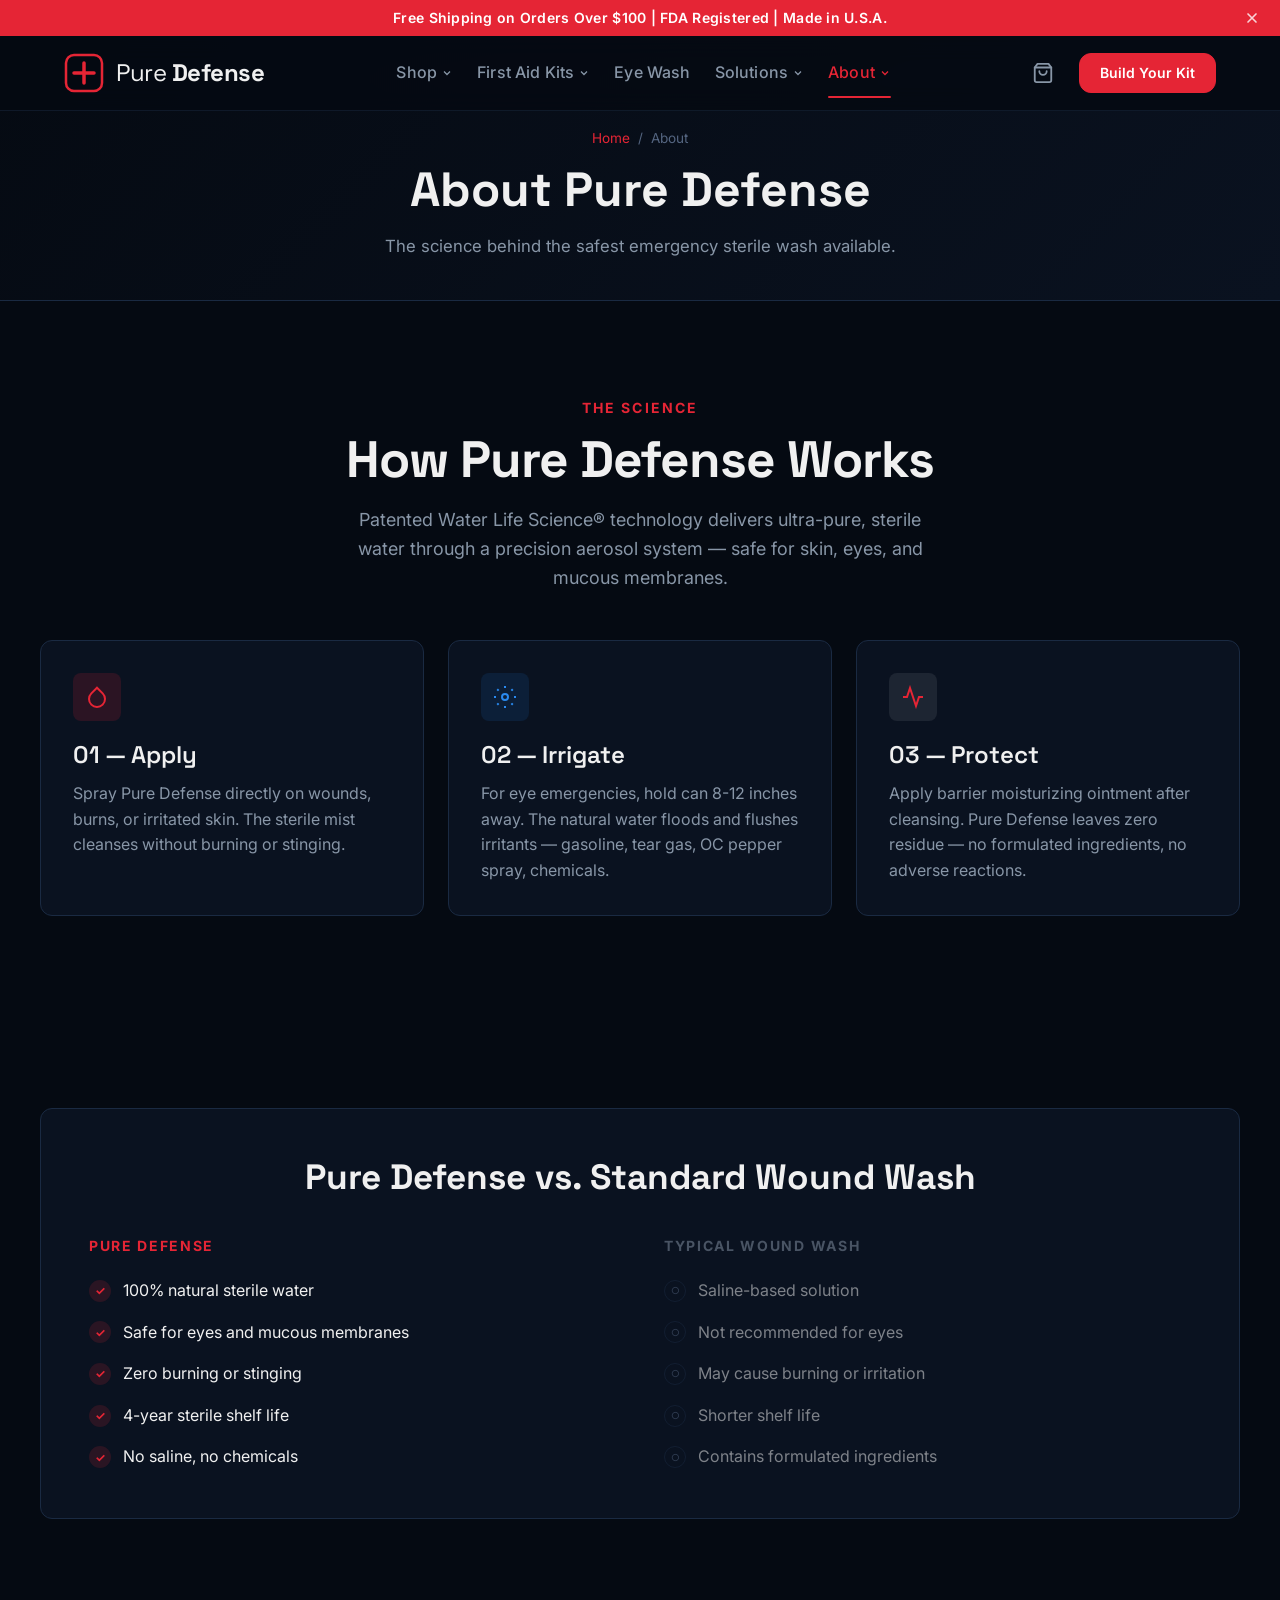
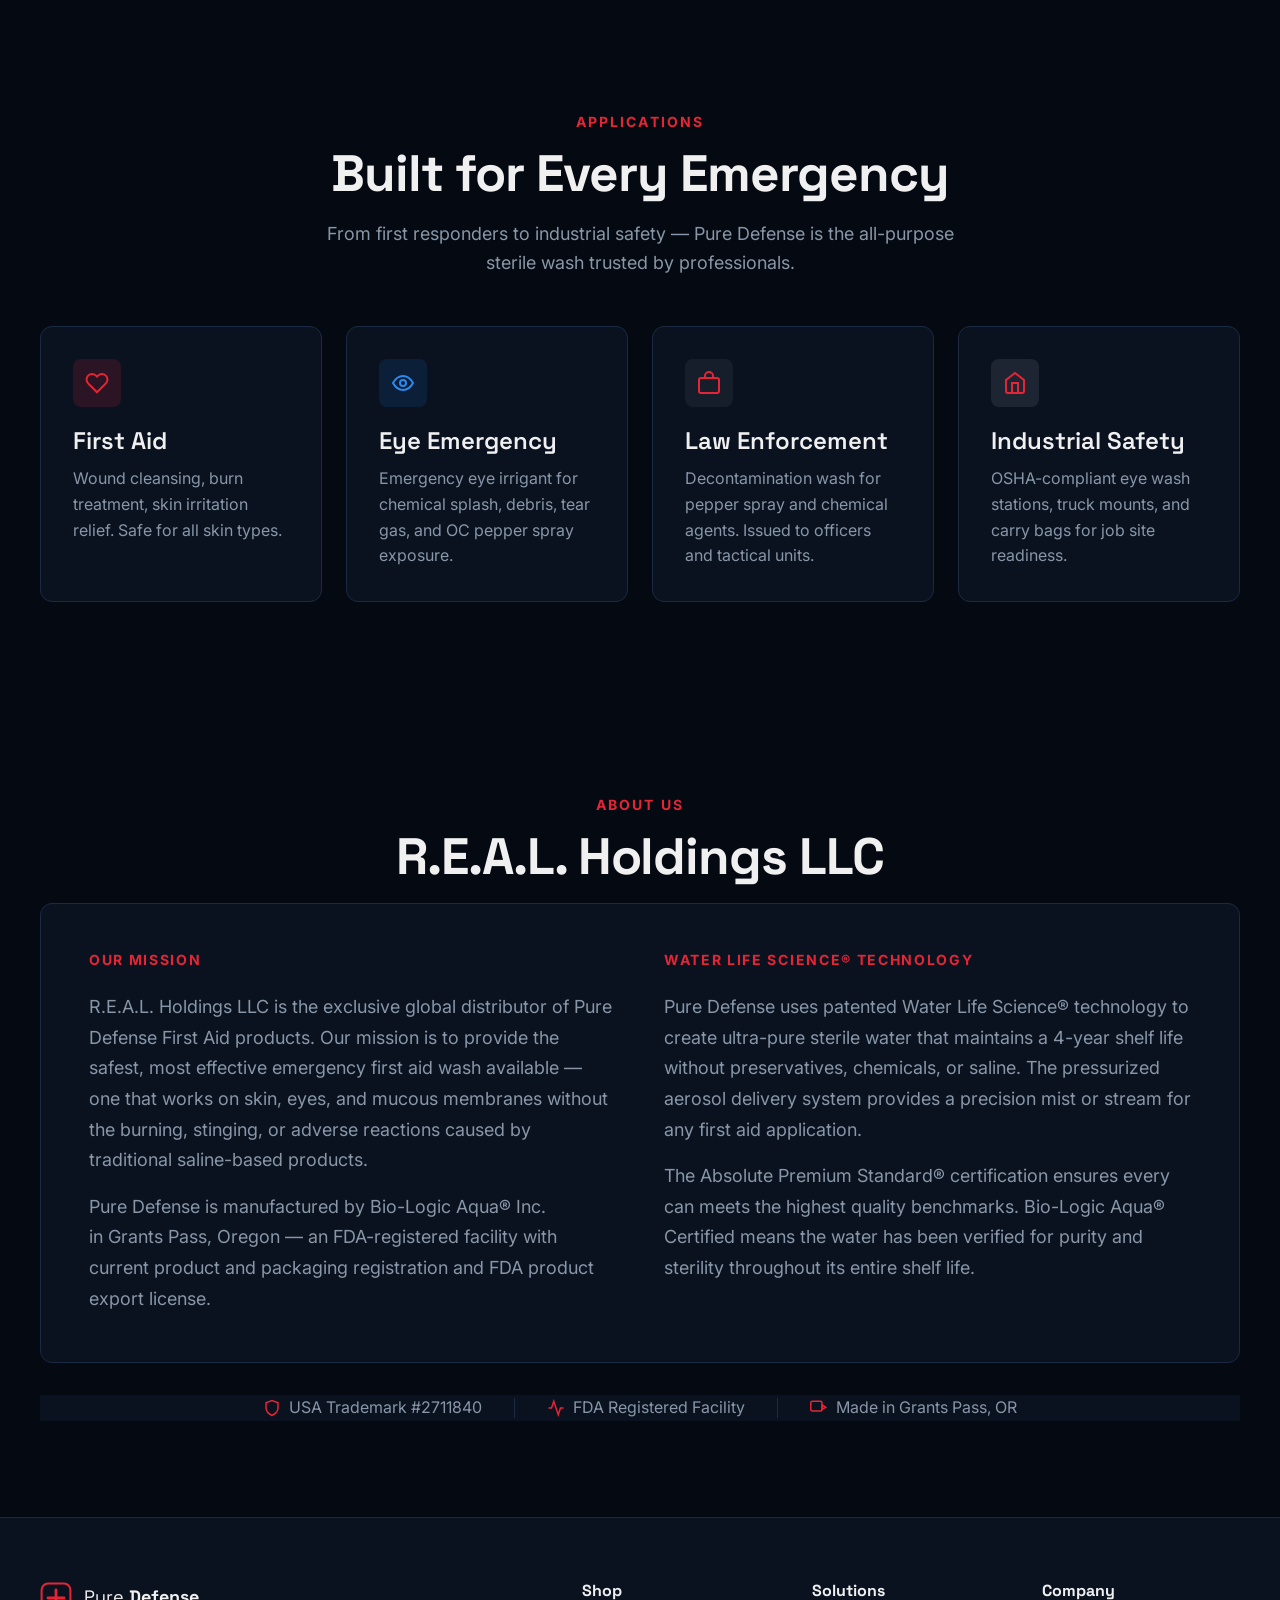
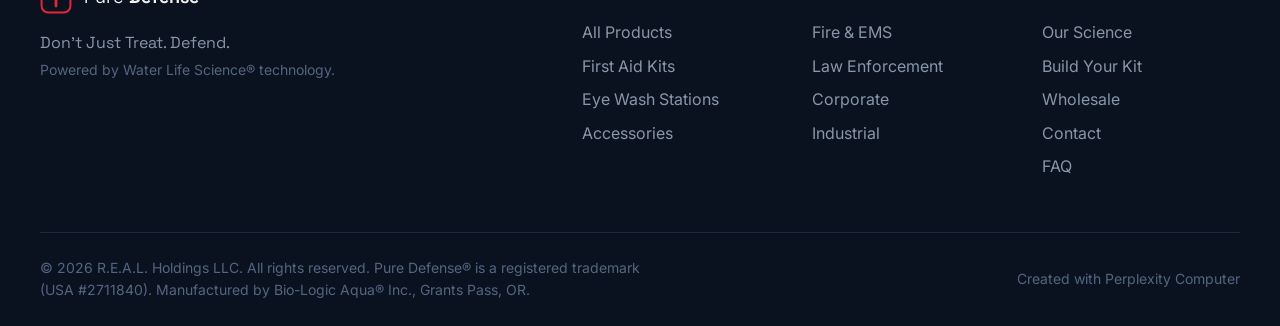
<file: about.html>
<!DOCTYPE html>
<html lang="en" data-theme="dark">
<head>
<!--
   ______                            __
  / ____/___  ____ ___  ____  __  __/ /____  _____
 / /   / __ \/ __ `__ \/ __ \/ / / / __/ _ \/ ___/
/ /___/ /_/ / / / / / / /_/ / /_/ / /_/  __/ /
\____/\____/_/ /_/ /_/ .___/\__,_/\__/\___/_/
                    /_/
        Created with Perplexity Computer
        https://www.perplexity.ai/computer
-->
<meta name="generator" content="Perplexity Computer">
<meta name="author" content="Perplexity Computer">
<meta property="og:see_also" content="https://www.perplexity.ai/computer">
<link rel="author" href="https://www.perplexity.ai/computer">

<meta charset="UTF-8">
<meta name="viewport" content="width=device-width, initial-scale=1.0">
<title>About — Pure Defense First Aid</title>
<meta name="description" content="Learn about Pure Defense Water Life Science® technology. 100% natural sterile water, no saline, no chemicals. FDA registered, made in the U.S.A.">
<link rel="preconnect" href="https://fonts.googleapis.com">
<link rel="preconnect" href="https://fonts.gstatic.com" crossorigin>
<link href="https://fonts.googleapis.com/css2?family=Inter:wght@300;400;500;600;700;800&family=Space+Grotesk:wght@400;500;600;700&display=swap" rel="stylesheet">
<link rel="stylesheet" href="./base.css">
<link rel="stylesheet" href="./style.css">

</head>
<body data-page="about">

<!-- ===== ANNOUNCEMENT BAR ===== -->
<div class="announcement-bar" id="announcementBar">
  <div class="announcement-inner">
    <span>Free Shipping on Orders Over $100 | FDA Registered | Made in U.S.A.</span>
  </div>
  <button class="announcement-close" id="announcementClose" aria-label="Close announcement">
    <svg width="16" height="16" viewBox="0 0 24 24" fill="none" stroke="currentColor" stroke-width="2.5" stroke-linecap="round"><path d="M18 6L6 18M6 6l12 12"/></svg>
  </button>
</div>

<!-- ===== NAVIGATION ===== -->
<nav class="nav" id="nav">
  <div class="nav-inner">
    <a href="index.html" class="nav-logo" aria-label="Pure Defense Home">
      <svg class="logo-icon" viewBox="0 0 40 40" width="40" height="40" fill="none">
        <rect x="2" y="2" width="36" height="36" rx="8" stroke="#e52535" stroke-width="2.5"/>
        <path d="M20 10v20M10 20h20" stroke="#e52535" stroke-width="3.5" stroke-linecap="round"/>
      </svg>
      <span class="logo-text">Pure <strong>Defense</strong></span>
    </a>

    <div class="nav-links" id="navLinks">
      <!-- Shop Dropdown -->
      <div class="nav-dropdown-parent" data-dropdown="shop">
        <button class="nav-link-btn" aria-expanded="false" aria-haspopup="true">Shop <svg class="dropdown-chevron" width="12" height="12" viewBox="0 0 24 24" fill="none" stroke="currentColor" stroke-width="2.5"><polyline points="6 9 12 15 18 9"/></svg></button>
        <div class="mega-dropdown mega-dropdown--shop" id="dropdownShop">
          <div class="mega-dropdown-inner">
            <div class="mega-col">
              <h5 class="mega-col-title">Cans</h5>
              <a href="shop.html" class="mega-item">
                <img src="./assets/img-1oz-can.png" alt="" class="mega-thumb" loading="lazy">
                <div class="mega-item-info"><span class="mega-item-name">Pure Defense 1oz</span><span class="mega-item-price">$8.95</span></div>
              </a>
              <a href="shop.html" class="mega-item">
                <img src="./assets/img-3oz-can.png" alt="" class="mega-thumb" loading="lazy">
                <div class="mega-item-info"><span class="mega-item-name">Pure Defense 3oz</span><span class="mega-item-price">$12.95</span></div>
              </a>
              <a href="shop.html" class="mega-item">
                <img src="./assets/img-7oz-can.png" alt="" class="mega-thumb" loading="lazy">
                <div class="mega-item-info"><span class="mega-item-name">Pure Defense 7oz</span><span class="mega-item-price">$14.95</span></div>
              </a>
              <a href="shop.html" class="mega-item">
                <img src="./assets/img-7oz-can.png" alt="" class="mega-thumb" loading="lazy">
                <div class="mega-item-info"><span class="mega-item-name">Twin Pack</span><span class="mega-item-price">$24.95</span></div>
              </a>
            </div>
            <div class="mega-col">
              <h5 class="mega-col-title">Cases &amp; Bulk</h5>
              <a href="shop.html" class="mega-item">
                <img src="./assets/img-bulk-case.png" alt="" class="mega-thumb" loading="lazy">
                <div class="mega-item-info"><span class="mega-item-name">1oz Case (344)</span><span class="mega-item-price">$2,399</span></div>
              </a>
              <a href="shop.html" class="mega-item">
                <img src="./assets/img-bulk-case.png" alt="" class="mega-thumb" loading="lazy">
                <div class="mega-item-info"><span class="mega-item-name">3oz Case (144)</span><span class="mega-item-price">$1,499</span></div>
              </a>
              <a href="shop.html" class="mega-item">
                <img src="./assets/img-bulk-case.png" alt="" class="mega-thumb" loading="lazy">
                <div class="mega-item-info"><span class="mega-item-name">7oz Case (70)</span><span class="mega-item-price">$849</span></div>
              </a>
            </div>
            <div class="mega-col">
              <h5 class="mega-col-title">First Aid Supplies</h5>
              <a href="shop.html" class="mega-item">
                <img src="./assets/img-supplies-pack.png" alt="" class="mega-thumb" loading="lazy">
                <div class="mega-item-info"><span class="mega-item-name">Wound Care Refill</span><span class="mega-item-price">$29.95</span></div>
              </a>
              <a href="shop.html" class="mega-item">
                <img src="./assets/img-trauma-kit.png" alt="" class="mega-thumb" loading="lazy">
                <div class="mega-item-info"><span class="mega-item-name">Trauma Response Pack</span><span class="mega-item-price">$79.95</span></div>
              </a>
              <a href="shop.html" class="mega-item">
                <img src="./assets/img-narcan-kit.png" alt="" class="mega-thumb" loading="lazy">
                <div class="mega-item-info"><span class="mega-item-name">Overdose Response Kit</span><span class="mega-item-price">$89.95</span></div>
              </a>
              <a href="shop.html" class="mega-item">
                <img src="./assets/img-med-pack.png" alt="" class="mega-thumb" loading="lazy">
                <div class="mega-item-info"><span class="mega-item-name">OTC Medication Pack</span><span class="mega-item-price">$19.95</span></div>
              </a>
            </div>
            <div class="mega-col">
              <h5 class="mega-col-title">Accessories</h5>
              <a href="shop.html" class="mega-item">
                <img src="./assets/img-dispenser.png" alt="" class="mega-thumb" loading="lazy">
                <div class="mega-item-info"><span class="mega-item-name">Magazine Dispenser</span><span class="mega-item-price">$349.95</span></div>
              </a>
              <a href="shop.html" class="mega-item">
                <img src="./assets/img-twin-station.png" alt="" class="mega-thumb" loading="lazy">
                <div class="mega-item-info"><span class="mega-item-name">Twin Station</span><span class="mega-item-price">$59.95</span></div>
              </a>
              <a href="shop.html" class="mega-item">
                <img src="./assets/img-wall-mount.png" alt="" class="mega-thumb" loading="lazy">
                <div class="mega-item-info"><span class="mega-item-name">Wall Mount</span><span class="mega-item-price">$12.95</span></div>
              </a>
              <a href="shop.html" class="mega-item">
                <img src="./assets/img-carry-bag.png" alt="" class="mega-thumb" loading="lazy">
                <div class="mega-item-info"><span class="mega-item-name">Carry Bags</span><span class="mega-item-price">from $64.95</span></div>
              </a>
              <a href="shop.html" class="mega-item">
                <img src="./assets/img-holster.png" alt="" class="mega-thumb" loading="lazy">
                <div class="mega-item-info"><span class="mega-item-name">Belt Holster</span><span class="mega-item-price">$18.95</span></div>
              </a>
            </div>
          </div>
          <div class="mega-footer">
            <a href="shop.html" class="mega-footer-link">View All Products <span class="arrow">→</span></a>
          </div>
        </div>
      </div>

      <!-- First Aid Kits Dropdown -->
      <div class="nav-dropdown-parent" data-dropdown="kits">
        <button class="nav-link-btn" aria-expanded="false" aria-haspopup="true">First Aid Kits <svg class="dropdown-chevron" width="12" height="12" viewBox="0 0 24 24" fill="none" stroke="currentColor" stroke-width="2.5"><polyline points="6 9 12 15 18 9"/></svg></button>
        <div class="mega-dropdown mega-dropdown--kits" id="dropdownKits">
          <div class="mega-dropdown-inner mega-kits-grid">
            <a href="kits.html" class="mega-kit-card">
              <div class="mega-kit-img"><img src="./assets/img-first-aid-kit.png" alt="Base Kit" loading="lazy"></div>
              <h5 class="mega-kit-name">Base Kit</h5>
              <span class="mega-kit-price">$199</span>
              <span class="mega-kit-tag">Starter essentials</span>
            </a>
            <a href="kits.html" class="mega-kit-card mega-kit-card--featured">
              <span class="mega-kit-badge">Most Popular</span>
              <div class="mega-kit-img"><img src="./assets/img-first-aid-kit.png" alt="Pro Kit" loading="lazy"></div>
              <h5 class="mega-kit-name">Pro Kit</h5>
              <span class="mega-kit-price">$299</span>
              <span class="mega-kit-tag">Most popular</span>
            </a>
            <a href="kits.html" class="mega-kit-card">
              <div class="mega-kit-img"><img src="./assets/img-first-aid-kit.png" alt="Tactical Kit" loading="lazy"></div>
              <h5 class="mega-kit-name">Tactical Kit</h5>
              <span class="mega-kit-price">$399</span>
              <span class="mega-kit-tag">Tactical trauma</span>
            </a>
            <a href="kits.html" class="mega-kit-card">
              <div class="mega-kit-img"><img src="./assets/img-first-aid-kit.png" alt="Fully Loaded" loading="lazy"></div>
              <h5 class="mega-kit-name">Fully Loaded</h5>
              <span class="mega-kit-price">$499</span>
              <span class="mega-kit-tag">Complete with Narcan</span>
            </a>
          </div>
          <div class="mega-footer">
            <a href="kits.html#configurator" class="mega-footer-link">Build Your Custom Kit <span class="arrow">→</span></a>
          </div>
        </div>
      </div>

      <!-- Eye Wash (simple link) -->
      <a href="eyewash.html" class="nav-link-single">Eye Wash</a>

      <!-- Solutions Dropdown -->
      <div class="nav-dropdown-parent" data-dropdown="solutions">
        <button class="nav-link-btn" aria-expanded="false" aria-haspopup="true">Solutions <svg class="dropdown-chevron" width="12" height="12" viewBox="0 0 24 24" fill="none" stroke="currentColor" stroke-width="2.5"><polyline points="6 9 12 15 18 9"/></svg></button>
        <div class="mega-dropdown mega-dropdown--solutions" id="dropdownSolutions">
          <div class="mega-dropdown-inner mega-solutions-grid">
            <a href="solutions.html" class="mega-solution-card">
              <div class="mega-solution-icon"><svg width="24" height="24" viewBox="0 0 24 24" fill="none" stroke="currentColor" stroke-width="2"><path d="M20.84 4.61a5.5 5.5 0 00-7.78 0L12 5.67l-1.06-1.06a5.5 5.5 0 00-7.78 7.78l1.06 1.06L12 21.23l7.78-7.78 1.06-1.06a5.5 5.5 0 000-7.78z"/></svg></div>
              <h5>Fire &amp; EMS</h5>
              <span>Apparatus kits &amp; carry bags</span>
            </a>
            <a href="solutions.html" class="mega-solution-card">
              <div class="mega-solution-icon"><svg width="24" height="24" viewBox="0 0 24 24" fill="none" stroke="currentColor" stroke-width="2"><path d="M12 22s8-4 8-10V5l-8-3-8 3v7c0 6 8 10 8 10z"/></svg></div>
              <h5>Law Enforcement</h5>
              <span>Holsters &amp; vehicle mounts</span>
            </a>
            <a href="solutions.html" class="mega-solution-card">
              <div class="mega-solution-icon"><svg width="24" height="24" viewBox="0 0 24 24" fill="none" stroke="currentColor" stroke-width="2"><path d="M3 9l9-7 9 7v11a2 2 0 01-2 2H5a2 2 0 01-2-2z"/><polyline points="9 22 9 12 15 12 15 22"/></svg></div>
              <h5>Houses of Worship</h5>
              <span>Safety stations &amp; event kits</span>
            </a>
            <a href="solutions.html" class="mega-solution-card">
              <div class="mega-solution-icon"><svg width="24" height="24" viewBox="0 0 24 24" fill="none" stroke="currentColor" stroke-width="2"><rect x="2" y="3" width="20" height="14" rx="2"/><path d="M8 21h8M12 17v4"/></svg></div>
              <h5>Corporate &amp; Office</h5>
              <span>OSHA compliance packages</span>
            </a>
            <a href="solutions.html" class="mega-solution-card">
              <div class="mega-solution-icon"><svg width="24" height="24" viewBox="0 0 24 24" fill="none" stroke="currentColor" stroke-width="2"><rect x="2" y="7" width="20" height="15" rx="2"/><path d="M16 7V5a4 4 0 00-8 0v2"/></svg></div>
              <h5>Industrial</h5>
              <span>Eye wash &amp; chemical exposure</span>
            </a>
          </div>
        </div>
      </div>

      <!-- About Dropdown -->
      <div class="nav-dropdown-parent" data-dropdown="about">
        <button class="nav-link-btn" aria-expanded="false" aria-haspopup="true">About <svg class="dropdown-chevron" width="12" height="12" viewBox="0 0 24 24" fill="none" stroke="currentColor" stroke-width="2.5"><polyline points="6 9 12 15 18 9"/></svg></button>
        <div class="mega-dropdown mega-dropdown--about" id="dropdownAbout">
          <div class="mega-dropdown-inner mega-about-grid">
            <div class="mega-about-col">
              <a href="about.html" class="mega-about-link">Our Science</a>
              <a href="about.html" class="mega-about-link">How It Works</a>
              <a href="faq.html" class="mega-about-link">FAQ</a>
            </div>
            <div class="mega-about-col">
              <a href="contact.html" class="mega-about-link">Contact</a>
              <a href="solutions.html" class="mega-about-link">Wholesale Info</a>
            </div>
          </div>
        </div>
      </div>
    </div>

    <div class="nav-actions">
      <button class="cart-icon-btn" id="cartIconBtn" aria-label="Open cart">
        <svg width="22" height="22" viewBox="0 0 24 24" fill="none" stroke="currentColor" stroke-width="2" stroke-linecap="round" stroke-linejoin="round"><path d="M6 2L3 6v14a2 2 0 002 2h14a2 2 0 002-2V6l-3-4z"/><line x1="3" y1="6" x2="21" y2="6"/><path d="M16 10a4 4 0 01-8 0"/></svg>
        <span class="cart-badge" id="cartBadge"></span>
      </button>
      <a href="kits.html#configurator" class="btn btn-primary btn-sm nav-cta-btn">Build Your Kit</a>
      <button class="mobile-menu-btn" id="mobileMenuBtn" aria-label="Toggle menu">
        <svg width="24" height="24" viewBox="0 0 24 24" fill="none" stroke="currentColor" stroke-width="2" stroke-linecap="round"><path d="M3 12h18M3 6h18M3 18h18"/></svg>
      </button>
    </div>
  </div>
</nav>

<!-- ===== MOBILE MENU OVERLAY ===== -->
<div class="mobile-menu-overlay" id="mobileMenuOverlay">
  <div class="mobile-menu-panel" id="mobileMenuPanel">
    <div class="mobile-menu-header">
      <span class="logo-text">Pure <strong>Defense</strong></span>
      <button class="mobile-menu-close" id="mobileMenuClose" aria-label="Close menu">
        <svg width="24" height="24" viewBox="0 0 24 24" fill="none" stroke="currentColor" stroke-width="2" stroke-linecap="round"><path d="M18 6L6 18M6 6l12 12"/></svg>
      </button>
    </div>
    <div class="mobile-menu-body">
      <!-- Shop Accordion -->
      <div class="mobile-accordion">
        <button class="mobile-accordion-toggle" aria-expanded="false">Shop <svg width="16" height="16" viewBox="0 0 24 24" fill="none" stroke="currentColor" stroke-width="2.5"><polyline points="6 9 12 15 18 9"/></svg></button>
        <div class="mobile-accordion-panel">
          <h6 class="mobile-acc-heading">Cans</h6>
          <a href="shop.html" class="mobile-mega-item"><img src="./assets/img-1oz-can.png" alt="" class="mobile-mega-thumb"><span>Pure Defense 1oz — $8.95</span></a>
          <a href="shop.html" class="mobile-mega-item"><img src="./assets/img-3oz-can.png" alt="" class="mobile-mega-thumb"><span>Pure Defense 3oz — $12.95</span></a>
          <a href="shop.html" class="mobile-mega-item"><img src="./assets/img-7oz-can.png" alt="" class="mobile-mega-thumb"><span>Pure Defense 7oz — $14.95</span></a>
          <a href="shop.html" class="mobile-mega-item"><img src="./assets/img-7oz-can.png" alt="" class="mobile-mega-thumb"><span>Twin Pack — $24.95</span></a>
          <h6 class="mobile-acc-heading">Cases &amp; Bulk</h6>
          <a href="shop.html" class="mobile-mega-item"><img src="./assets/img-bulk-case.png" alt="" class="mobile-mega-thumb"><span>1oz Case (344) — $2,399</span></a>
          <a href="shop.html" class="mobile-mega-item"><img src="./assets/img-bulk-case.png" alt="" class="mobile-mega-thumb"><span>3oz Case (144) — $1,499</span></a>
          <a href="shop.html" class="mobile-mega-item"><img src="./assets/img-bulk-case.png" alt="" class="mobile-mega-thumb"><span>7oz Case (70) — $849</span></a>
          <h6 class="mobile-acc-heading">First Aid Supplies</h6>
          <a href="shop.html" class="mobile-mega-item"><img src="./assets/img-supplies-pack.png" alt="" class="mobile-mega-thumb"><span>Wound Care Refill — $29.95</span></a>
          <a href="shop.html" class="mobile-mega-item"><img src="./assets/img-trauma-kit.png" alt="" class="mobile-mega-thumb"><span>Trauma Response — $79.95</span></a>
          <a href="shop.html" class="mobile-mega-item"><img src="./assets/img-narcan-kit.png" alt="" class="mobile-mega-thumb"><span>Overdose Response Kit — $89.95</span></a>
          <a href="shop.html" class="mobile-mega-item"><img src="./assets/img-med-pack.png" alt="" class="mobile-mega-thumb"><span>OTC Medication Pack — $19.95</span></a>
          <h6 class="mobile-acc-heading">Accessories</h6>
          <a href="shop.html" class="mobile-mega-item"><img src="./assets/img-dispenser.png" alt="" class="mobile-mega-thumb"><span>Magazine Dispenser — $349.95</span></a>
          <a href="shop.html" class="mobile-mega-item"><img src="./assets/img-twin-station.png" alt="" class="mobile-mega-thumb"><span>Twin Station — $59.95</span></a>
          <a href="shop.html" class="mobile-mega-item"><img src="./assets/img-wall-mount.png" alt="" class="mobile-mega-thumb"><span>Wall Mount — $12.95</span></a>
          <a href="shop.html" class="mobile-mega-item"><img src="./assets/img-carry-bag.png" alt="" class="mobile-mega-thumb"><span>Carry Bags — from $64.95</span></a>
          <a href="shop.html" class="mobile-mega-item"><img src="./assets/img-holster.png" alt="" class="mobile-mega-thumb"><span>Belt Holster — $18.95</span></a>
          <a href="shop.html" class="mobile-mega-viewall">View All Products →</a>
        </div>
      </div>
      <!-- First Aid Kits Accordion -->
      <div class="mobile-accordion">
        <button class="mobile-accordion-toggle" aria-expanded="false">First Aid Kits <svg width="16" height="16" viewBox="0 0 24 24" fill="none" stroke="currentColor" stroke-width="2.5"><polyline points="6 9 12 15 18 9"/></svg></button>
        <div class="mobile-accordion-panel">
          <a href="kits.html" class="mobile-mega-item"><img src="./assets/img-first-aid-kit.png" alt="" class="mobile-mega-thumb"><span>Base Kit — $199</span></a>
          <a href="kits.html" class="mobile-mega-item"><img src="./assets/img-first-aid-kit.png" alt="" class="mobile-mega-thumb"><span>Pro Kit — $299</span></a>
          <a href="kits.html" class="mobile-mega-item"><img src="./assets/img-first-aid-kit.png" alt="" class="mobile-mega-thumb"><span>Tactical Kit — $399</span></a>
          <a href="kits.html" class="mobile-mega-item"><img src="./assets/img-first-aid-kit.png" alt="" class="mobile-mega-thumb"><span>Fully Loaded — $499</span></a>
          <a href="kits.html#configurator" class="mobile-mega-viewall">Build Your Custom Kit →</a>
        </div>
      </div>
      <!-- Eye Wash -->
      <a href="eyewash.html" class="mobile-menu-link">Eye Wash</a>
      <!-- Solutions Accordion -->
      <div class="mobile-accordion">
        <button class="mobile-accordion-toggle" aria-expanded="false">Solutions <svg width="16" height="16" viewBox="0 0 24 24" fill="none" stroke="currentColor" stroke-width="2.5"><polyline points="6 9 12 15 18 9"/></svg></button>
        <div class="mobile-accordion-panel">
          <a href="solutions.html" class="mobile-mega-item"><span>Fire &amp; EMS</span></a>
          <a href="solutions.html" class="mobile-mega-item"><span>Law Enforcement</span></a>
          <a href="solutions.html" class="mobile-mega-item"><span>Houses of Worship</span></a>
          <a href="solutions.html" class="mobile-mega-item"><span>Corporate &amp; Office</span></a>
          <a href="solutions.html" class="mobile-mega-item"><span>Industrial</span></a>
        </div>
      </div>
      <!-- About Accordion -->
      <div class="mobile-accordion">
        <button class="mobile-accordion-toggle" aria-expanded="false">About <svg width="16" height="16" viewBox="0 0 24 24" fill="none" stroke="currentColor" stroke-width="2.5"><polyline points="6 9 12 15 18 9"/></svg></button>
        <div class="mobile-accordion-panel">
          <a href="about.html" class="mobile-mega-item"><span>Our Science</span></a>
          <a href="about.html" class="mobile-mega-item"><span>How It Works</span></a>
          <a href="faq.html" class="mobile-mega-item"><span>FAQ</span></a>
          <a href="contact.html" class="mobile-mega-item"><span>Contact</span></a>
          <a href="solutions.html" class="mobile-mega-item"><span>Wholesale Info</span></a>
        </div>
      </div>
    </div>
    <div class="mobile-menu-footer">
      <a href="kits.html#configurator" class="btn btn-primary btn-full">Build Your Kit</a>
    </div>
  </div>
</div>

<!-- ===== PAGE HEADER ===== -->
<section class="page-header" id="hero">
  <div class="page-header-inner">
    <nav class="breadcrumb"><a href="index.html">Home</a> <span>/</span> <span>About</span></nav>
    <h1 class="page-header-title">About Pure Defense</h1>
    <p class="page-header-sub">The science behind the safest emergency sterile wash available.</p>
  </div>
</section>

<!-- ===== HOW IT WORKS / SCIENCE ===== -->
<section class="section" id="how-it-works">
  <div class="section-inner">
    <span class="section-label">THE SCIENCE</span>
    <h2 class="section-title">How Pure Defense Works</h2>
    <p class="section-sub">Patented Water Life Science® technology delivers ultra-pure, sterile water through a precision aerosol system — safe for skin, eyes, and mucous membranes.</p>
    <div class="grid-3">
      <div class="card">
        <div class="card-icon red-bg">
          <svg width="24" height="24" viewBox="0 0 24 24" fill="none" stroke="#fff" stroke-width="2"><path d="M12 2.69l5.66 5.66a8 8 0 11-11.31 0z"/></svg>
        </div>
        <h3>01 — Apply</h3>
        <p>Spray Pure Defense directly on wounds, burns, or irritated skin. The sterile mist cleanses without burning or stinging.</p>
      </div>
      <div class="card">
        <div class="card-icon blue-bg">
          <svg width="24" height="24" viewBox="0 0 24 24" fill="none" stroke="#fff" stroke-width="2"><circle cx="12" cy="12" r="3"/><path d="M12 1v2M12 21v2M4.22 4.22l1.42 1.42M18.36 18.36l1.42 1.42M1 12h2M21 12h2M4.22 19.78l1.42-1.42M18.36 5.64l1.42-1.42"/></svg>
        </div>
        <h3>02 — Irrigate</h3>
        <p>For eye emergencies, hold can 8-12 inches away. The natural water floods and flushes irritants — gasoline, tear gas, OC pepper spray, chemicals.</p>
      </div>
      <div class="card">
        <div class="card-icon white-bg">
          <svg width="24" height="24" viewBox="0 0 24 24" fill="none" stroke="#e52535" stroke-width="2"><path d="M22 12h-4l-3 9L9 3l-3 9H2"/></svg>
        </div>
        <h3>03 — Protect</h3>
        <p>Apply barrier moisturizing ointment after cleansing. Pure Defense leaves zero residue — no formulated ingredients, no adverse reactions.</p>
      </div>
    </div>
  </div>
</section>

<!-- ===== COMPARISON ===== -->
<section class="section">
  <div class="section-inner">
    <div class="comparison-card">
      <h2 class="comparison-title">Pure Defense vs. Standard Wound Wash</h2>
      <div class="comparison-grid">
        <div class="compare-col win">
          <h4 class="compare-heading accent-text">PURE DEFENSE</h4>
          <ul class="compare-list">
            <li><span class="check">✓</span> 100% natural sterile water</li>
            <li><span class="check">✓</span> Safe for eyes and mucous membranes</li>
            <li><span class="check">✓</span> Zero burning or stinging</li>
            <li><span class="check">✓</span> 4-year sterile shelf life</li>
            <li><span class="check">✓</span> No saline, no chemicals</li>
          </ul>
        </div>
        <div class="compare-col lose">
          <h4 class="compare-heading muted-text">TYPICAL WOUND WASH</h4>
          <ul class="compare-list">
            <li><span class="empty">○</span> Saline-based solution</li>
            <li><span class="empty">○</span> Not recommended for eyes</li>
            <li><span class="empty">○</span> May cause burning or irritation</li>
            <li><span class="empty">○</span> Shorter shelf life</li>
            <li><span class="empty">○</span> Contains formulated ingredients</li>
          </ul>
        </div>
      </div>
    </div>
  </div>
</section>

<!-- ===== APPLICATIONS ===== -->
<section class="section" id="applications">
  <div class="section-inner">
    <span class="section-label">APPLICATIONS</span>
    <h2 class="section-title">Built for Every Emergency</h2>
    <p class="section-sub">From first responders to industrial safety — Pure Defense is the all-purpose sterile wash trusted by professionals.</p>
    <div class="grid-4">
      <div class="card">
        <div class="card-icon red-bg">
          <svg width="24" height="24" viewBox="0 0 24 24" fill="none" stroke="#fff" stroke-width="2"><path d="M20.84 4.61a5.5 5.5 0 00-7.78 0L12 5.67l-1.06-1.06a5.5 5.5 0 00-7.78 7.78l1.06 1.06L12 21.23l7.78-7.78 1.06-1.06a5.5 5.5 0 000-7.78z"/></svg>
        </div>
        <h3>First Aid</h3>
        <p>Wound cleansing, burn treatment, skin irritation relief. Safe for all skin types.</p>
      </div>
      <div class="card">
        <div class="card-icon blue-bg">
          <svg width="24" height="24" viewBox="0 0 24 24" fill="none" stroke="#fff" stroke-width="2"><circle cx="12" cy="12" r="3"/><path d="M2 12c2.5-4.5 6-7 10-7s7.5 2.5 10 7c-2.5 4.5-6 7-10 7s-7.5-2.5-10-7z"/></svg>
        </div>
        <h3>Eye Emergency</h3>
        <p>Emergency eye irrigant for chemical splash, debris, tear gas, and OC pepper spray exposure.</p>
      </div>
      <div class="card">
        <div class="card-icon dark-bg">
          <svg width="24" height="24" viewBox="0 0 24 24" fill="none" stroke="#e52535" stroke-width="2"><rect x="2" y="7" width="20" height="15" rx="2"/><path d="M16 7V5a4 4 0 00-8 0v2"/></svg>
        </div>
        <h3>Law Enforcement</h3>
        <p>Decontamination wash for pepper spray and chemical agents. Issued to officers and tactical units.</p>
      </div>
      <div class="card">
        <div class="card-icon white-bg">
          <svg width="24" height="24" viewBox="0 0 24 24" fill="none" stroke="#e52535" stroke-width="2"><path d="M3 9l9-7 9 7v11a2 2 0 01-2 2H5a2 2 0 01-2-2z"/><polyline points="9 22 9 12 15 12 15 22"/></svg>
        </div>
        <h3>Industrial Safety</h3>
        <p>OSHA-compliant eye wash stations, truck mounts, and carry bags for job site readiness.</p>
      </div>
    </div>
  </div>
</section>

<!-- ===== COMPANY INFO ===== -->
<section class="section" id="company">
  <div class="section-inner">
    <span class="section-label">ABOUT US</span>
    <h2 class="section-title">R.E.A.L. Holdings LLC</h2>
    <div class="comparison-card">
      <div class="comparison-grid">
        <div class="compare-col win" style="flex: 1;">
          <h4 class="compare-heading accent-text">OUR MISSION</h4>
          <p style="color: var(--color-text-muted); line-height: 1.7;">R.E.A.L. Holdings LLC is the exclusive global distributor of Pure Defense First Aid products. Our mission is to provide the safest, most effective emergency first aid wash available — one that works on skin, eyes, and mucous membranes without the burning, stinging, or adverse reactions caused by traditional saline-based products.</p>
          <p style="color: var(--color-text-muted); line-height: 1.7; margin-top: var(--space-4);">Pure Defense is manufactured by Bio-Logic Aqua® Inc. in Grants Pass, Oregon — an FDA-registered facility with current product and packaging registration and FDA product export license.</p>
        </div>
        <div class="compare-col win" style="flex: 1;">
          <h4 class="compare-heading accent-text">WATER LIFE SCIENCE® TECHNOLOGY</h4>
          <p style="color: var(--color-text-muted); line-height: 1.7;">Pure Defense uses patented Water Life Science® technology to create ultra-pure sterile water that maintains a 4-year shelf life without preservatives, chemicals, or saline. The pressurized aerosol delivery system provides a precision mist or stream for any first aid application.</p>
          <p style="color: var(--color-text-muted); line-height: 1.7; margin-top: var(--space-4);">The Absolute Premium Standard® certification ensures every can meets the highest quality benchmarks. Bio-Logic Aqua® Certified means the water has been verified for purity and sterility throughout its entire shelf life.</p>
        </div>
      </div>
    </div>
    <div style="text-align: center; margin-top: var(--space-8);">
      <div class="trust-bar" style="border: none; padding: 0;">
        <div class="trust-inner">
          <div class="trust-item">
            <svg width="18" height="18" viewBox="0 0 24 24" fill="none" stroke="currentColor" stroke-width="2"><path d="M12 22s8-4 8-10V5l-8-3-8 3v7c0 6 8 10 8 10z"/></svg>
            <span>USA Trademark #2711840</span>
          </div>
          <div class="trust-divider"></div>
          <div class="trust-item">
            <svg width="18" height="18" viewBox="0 0 24 24" fill="none" stroke="currentColor" stroke-width="2"><path d="M22 12h-4l-3 9L9 3l-3 9H2"/></svg>
            <span>FDA Registered Facility</span>
          </div>
          <div class="trust-divider"></div>
          <div class="trust-item">
            <svg width="18" height="18" viewBox="0 0 24 24" fill="none" stroke="currentColor" stroke-width="2"><rect x="1" y="3" width="15" height="13" rx="2"/><path d="M16 8l5 3-5 3z"/></svg>
            <span>Made in Grants Pass, OR</span>
          </div>
        </div>
      </div>
    </div>
  </div>
</section>

<!-- ===== FOOTER ===== -->
<footer class="footer">
  <div class="footer-inner">
    <div class="footer-brand">
      <div class="footer-logo">
        <svg viewBox="0 0 40 40" width="32" height="32" fill="none">
          <rect x="2" y="2" width="36" height="36" rx="8" stroke="#e52535" stroke-width="2.5"/>
          <path d="M20 10v20M10 20h20" stroke="#e52535" stroke-width="3.5" stroke-linecap="round"/>
        </svg>
        <span class="logo-text-sm">Pure <strong>Defense</strong></span>
      </div>
      <p class="footer-tagline">Don't Just Treat. Defend.</p>
      <p class="footer-sub">Powered by Water Life Science® technology.</p>
    </div>
    <div class="footer-links">
      <div class="footer-col">
        <h4>Shop</h4>
        <a href="shop.html">All Products</a>
        <a href="kits.html">First Aid Kits</a>
        <a href="eyewash.html">Eye Wash Stations</a>
        <a href="shop.html">Accessories</a>
      </div>
      <div class="footer-col">
        <h4>Solutions</h4>
        <a href="solutions.html">Fire &amp; EMS</a>
        <a href="solutions.html">Law Enforcement</a>
        <a href="solutions.html">Corporate</a>
        <a href="solutions.html">Industrial</a>
      </div>
      <div class="footer-col">
        <h4>Company</h4>
        <a href="about.html">Our Science</a>
        <a href="kits.html#configurator">Build Your Kit</a>
        <a href="solutions.html">Wholesale</a>
        <a href="contact.html">Contact</a>
        <a href="faq.html">FAQ</a>
      </div>
    </div>
  </div>
  <div class="footer-bottom">
    <p>© 2026 R.E.A.L. Holdings LLC. All rights reserved. Pure Defense® is a registered trademark (USA #2711840). Manufactured by Bio-Logic Aqua® Inc., Grants Pass, OR.</p>
    <a href="https://www.perplexity.ai/computer" target="_blank" rel="noopener noreferrer">Created with Perplexity Computer</a>
  </div>
</footer>

<!-- ===== STICKY MOBILE CTA ===== -->
<div class="sticky-cta" id="stickyCta">
  <a href="kits.html#configurator" class="btn btn-primary btn-full">Build Your Kit</a>
</div>

<!-- ===== CART OVERLAY & DRAWER ===== -->
<div class="cart-overlay" id="cartOverlay"></div>
<aside class="cart-drawer" id="cartDrawer">
  <div class="cart-drawer-header">
    <h3>Your Cart</h3>
    <button class="cart-close-btn" id="cartCloseBtn" aria-label="Close cart">
      <svg width="20" height="20" viewBox="0 0 24 24" fill="none" stroke="currentColor" stroke-width="2" stroke-linecap="round"><path d="M18 6L6 18M6 6l12 12"/></svg>
    </button>
  </div>
  <div class="cart-items" id="cartItems">
    <!-- Cart items rendered by JS -->
  </div>
  <div class="cart-empty" id="cartEmpty">
    <svg width="48" height="48" viewBox="0 0 24 24" fill="none" stroke="currentColor" stroke-width="1.5" stroke-linecap="round" stroke-linejoin="round"><path d="M6 2L3 6v14a2 2 0 002 2h14a2 2 0 002-2V6l-3-4z"/><line x1="3" y1="6" x2="21" y2="6"/><path d="M16 10a4 4 0 01-8 0"/></svg>
    <p>Your cart is empty</p>
    <button class="btn btn-ghost btn-sm" id="continueShopping">Continue Shopping</button>
  </div>
  <div class="cart-summary" id="cartSummary">
    <div class="cart-summary-row">
      <span>Subtotal</span>
      <span id="cartSubtotal">$0.00</span>
    </div>
    <div class="cart-summary-row cart-shipping-row">
      <span>Shipping</span>
      <span id="cartShipping">$9.95 flat rate</span>
    </div>
    <div class="cart-summary-row cart-total-row">
      <span>Total</span>
      <span id="cartTotal">$0.00</span>
    </div>
    <button class="btn btn-primary btn-full" id="checkoutBtn">Proceed to Checkout</button>
  </div>
</aside>

<!-- ===== CHECKOUT OVERLAY ===== -->
<div class="checkout-overlay" id="checkoutOverlay">
  <div class="checkout-container">
    <div class="checkout-header">
      <h2>Checkout</h2>
      <div class="checkout-steps-indicator" id="checkoutStepsIndicator">
        <span class="step-dot active" data-step="1">1</span>
        <span class="step-line"></span>
        <span class="step-dot" data-step="2">2</span>
        <span class="step-line"></span>
        <span class="step-dot" data-step="3">3</span>
        <span class="step-line"></span>
        <span class="step-dot" data-step="4">4</span>
      </div>
      <button class="checkout-close-btn" id="checkoutCloseBtn" aria-label="Close checkout">
        <svg width="20" height="20" viewBox="0 0 24 24" fill="none" stroke="currentColor" stroke-width="2" stroke-linecap="round"><path d="M18 6L6 18M6 6l12 12"/></svg>
      </button>
    </div>

    <!-- Step 1: Shipping -->
    <div class="checkout-step active" id="checkoutStep1">
      <h3>Shipping Information</h3>
      <form class="checkout-form" id="shippingForm">
        <div class="form-row">
          <div class="form-group">
            <label for="shipName">Full Name *</label>
            <input type="text" id="shipName" required placeholder="John Doe">
            <span class="form-error" id="shipNameError"></span>
          </div>
          <div class="form-group">
            <label for="shipEmail">Email Address *</label>
            <input type="email" id="shipEmail" required placeholder="john@example.com">
            <span class="form-error" id="shipEmailError"></span>
          </div>
        </div>
        <div class="form-group">
          <label for="shipPhone">Phone Number *</label>
          <input type="tel" id="shipPhone" required placeholder="(555) 123-4567">
          <span class="form-error" id="shipPhoneError"></span>
        </div>
        <div class="form-group">
          <label for="shipAddress1">Address Line 1 *</label>
          <input type="text" id="shipAddress1" required placeholder="123 Main Street">
          <span class="form-error" id="shipAddress1Error"></span>
        </div>
        <div class="form-group">
          <label for="shipAddress2">Address Line 2</label>
          <input type="text" id="shipAddress2" placeholder="Apt, Suite, Unit (optional)">
        </div>
        <div class="form-row form-row-3">
          <div class="form-group">
            <label for="shipCity">City *</label>
            <input type="text" id="shipCity" required placeholder="City">
            <span class="form-error" id="shipCityError"></span>
          </div>
          <div class="form-group">
            <label for="shipState">State *</label>
            <select id="shipState" required>
              <option value="">Select...</option>
              <option value="AL">Alabama</option><option value="AK">Alaska</option><option value="AZ">Arizona</option><option value="AR">Arkansas</option>
              <option value="CA">California</option><option value="CO">Colorado</option><option value="CT">Connecticut</option><option value="DE">Delaware</option>
              <option value="FL">Florida</option><option value="GA">Georgia</option><option value="HI">Hawaii</option><option value="ID">Idaho</option>
              <option value="IL">Illinois</option><option value="IN">Indiana</option><option value="IA">Iowa</option><option value="KS">Kansas</option>
              <option value="KY">Kentucky</option><option value="LA">Louisiana</option><option value="ME">Maine</option><option value="MD">Maryland</option>
              <option value="MA">Massachusetts</option><option value="MI">Michigan</option><option value="MN">Minnesota</option><option value="MS">Mississippi</option>
              <option value="MO">Missouri</option><option value="MT">Montana</option><option value="NE">Nebraska</option><option value="NV">Nevada</option>
              <option value="NH">New Hampshire</option><option value="NJ">New Jersey</option><option value="NM">New Mexico</option><option value="NY">New York</option>
              <option value="NC">North Carolina</option><option value="ND">North Dakota</option><option value="OH">Ohio</option><option value="OK">Oklahoma</option>
              <option value="OR">Oregon</option><option value="PA">Pennsylvania</option><option value="RI">Rhode Island</option><option value="SC">South Carolina</option>
              <option value="SD">South Dakota</option><option value="TN">Tennessee</option><option value="TX">Texas</option><option value="UT">Utah</option>
              <option value="VT">Vermont</option><option value="VA">Virginia</option><option value="WA">Washington</option><option value="WV">West Virginia</option>
              <option value="WI">Wisconsin</option><option value="WY">Wyoming</option><option value="DC">District of Columbia</option>
            </select>
            <span class="form-error" id="shipStateError"></span>
          </div>
          <div class="form-group">
            <label for="shipZip">ZIP Code *</label>
            <input type="text" id="shipZip" required placeholder="12345" maxlength="10">
            <span class="form-error" id="shipZipError"></span>
          </div>
        </div>
        <button type="submit" class="btn btn-primary btn-full">Continue to Review</button>
      </form>
    </div>

    <!-- Step 2: Order Review -->
    <div class="checkout-step" id="checkoutStep2">
      <h3>Order Review</h3>
      <div class="review-items" id="reviewItems"></div>
      <div class="review-address" id="reviewAddress"></div>
      <div class="review-totals" id="reviewTotals"></div>
      <div class="review-actions">
        <button class="btn btn-ghost" id="editShippingBtn">Edit Shipping</button>
        <button class="btn btn-ghost" id="editCartBtn">Edit Cart</button>
        <button class="btn btn-primary" id="continueToPaymentBtn">Continue to Payment</button>
      </div>
    </div>

    <!-- Step 3: Payment Placeholder -->
    <div class="checkout-step" id="checkoutStep3">
      <h3>Payment</h3>
      <div class="payment-placeholder">
        <svg width="48" height="48" viewBox="0 0 24 24" fill="none" stroke="var(--color-accent)" stroke-width="1.5" stroke-linecap="round" stroke-linejoin="round">
          <rect x="1" y="4" width="22" height="16" rx="2" ry="2"/><line x1="1" y1="10" x2="23" y2="10"/>
        </svg>
        <p class="payment-message">Payment processing is being set up. To complete your order, please contact us directly.</p>
        <div class="payment-total">
          <span>Order Total:</span>
          <strong id="paymentTotal">$0.00</strong>
        </div>
      </div>
      <button class="btn btn-primary btn-full" id="placeOrderBtn">Place Order</button>
    </div>

    <!-- Step 4: Order Confirmation -->
    <div class="checkout-step" id="checkoutStep4">
      <div class="order-confirmation">
        <div class="confirmation-check">
          <svg width="64" height="64" viewBox="0 0 24 24" fill="none" stroke="#4ade80" stroke-width="2" stroke-linecap="round" stroke-linejoin="round"><path d="M22 11.08V12a10 10 0 11-5.93-9.14"/><polyline points="22 4 12 14.01 9 11.01"/></svg>
        </div>
        <h3>Thank you for your order!</h3>
        <p class="order-number" id="orderNumber"></p>
        <div class="confirmation-summary" id="confirmationSummary"></div>
        <div class="confirmation-address" id="confirmationAddress"></div>
        <p class="confirmation-note">We'll contact you to arrange payment and shipping.</p>
        <p class="confirmation-contact">Contact: <a href="mailto:jswistock19@gmail.com">jswistock19@gmail.com</a></p>
        <button class="btn btn-primary btn-full" id="continueShoppingBtn">Continue Shopping</button>
      </div>
    </div>
  </div>
</div>

<!-- ===== BACK TO TOP BUTTON ===== -->
<button class="back-to-top" id="backToTop" aria-label="Back to top">
  <svg width="20" height="20" viewBox="0 0 24 24" fill="none" stroke="currentColor" stroke-width="2.5" stroke-linecap="round" stroke-linejoin="round"><polyline points="18 15 12 9 6 15"/></svg>
</button>

<!-- ===== TOAST CONTAINER ===== -->
<div class="toast-container" id="toastContainer"></div>

<script src="./app.js" defer></script>
</body>
</html>
</file>
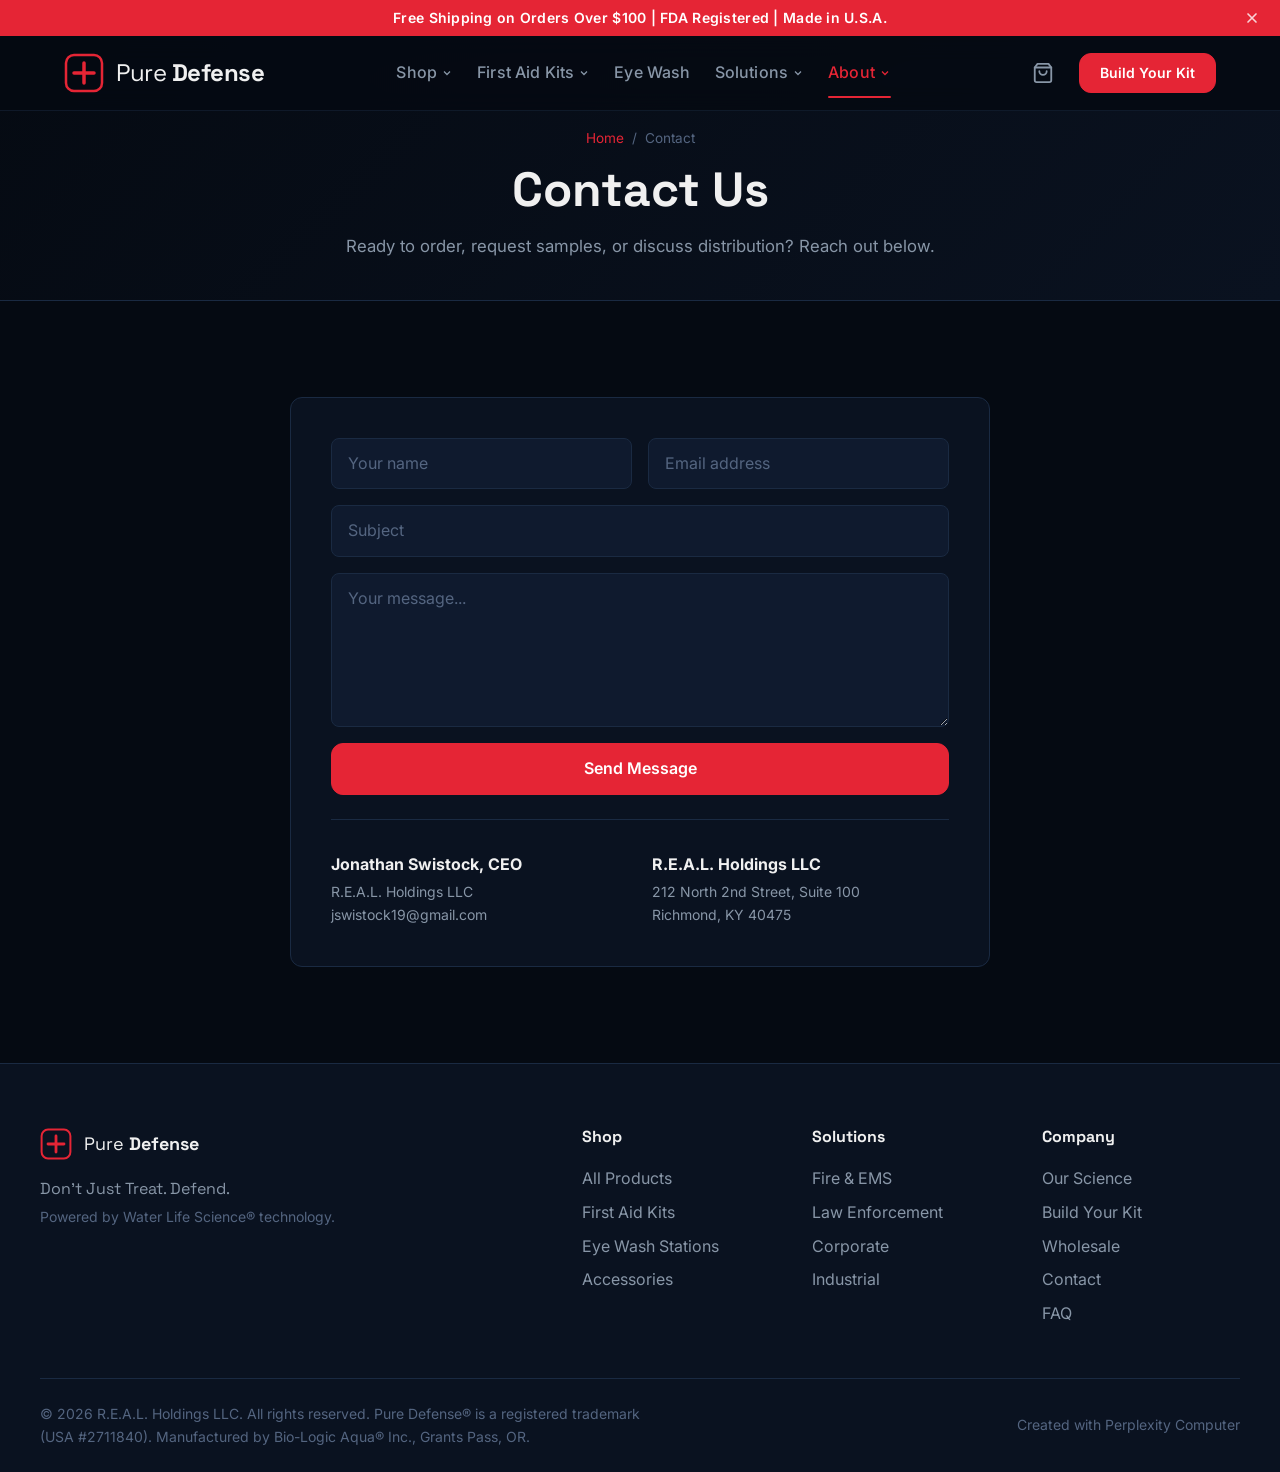
<file: contact.html>
<!DOCTYPE html>
<html lang="en" data-theme="dark">
<head>
<!--
   ______                            __
  / ____/___  ____ ___  ____  __  __/ /____  _____
 / /   / __ \/ __ `__ \/ __ \/ / / / __/ _ \/ ___/
/ /___/ /_/ / / / / / / /_/ / /_/ / /_/  __/ /
\____/\____/_/ /_/ /_/ .___/\__,_/\__/\___/_/
                    /_/
        Created with Perplexity Computer
        https://www.perplexity.ai/computer
-->
<meta name="generator" content="Perplexity Computer">
<meta name="author" content="Perplexity Computer">
<meta property="og:see_also" content="https://www.perplexity.ai/computer">
<link rel="author" href="https://www.perplexity.ai/computer">

<meta charset="UTF-8">
<meta name="viewport" content="width=device-width, initial-scale=1.0">
<title>Contact — Pure Defense First Aid</title>
<meta name="description" content="Contact Pure Defense and R.E.A.L. Holdings LLC. Request quotes, wholesale information, or custom kit configurations.">
<link rel="preconnect" href="https://fonts.googleapis.com">
<link rel="preconnect" href="https://fonts.gstatic.com" crossorigin>
<link href="https://fonts.googleapis.com/css2?family=Inter:wght@300;400;500;600;700;800&family=Space+Grotesk:wght@400;500;600;700&display=swap" rel="stylesheet">
<link rel="stylesheet" href="./base.css">
<link rel="stylesheet" href="./style.css">

</head>
<body data-page="contact">

<!-- ===== ANNOUNCEMENT BAR ===== -->
<div class="announcement-bar" id="announcementBar">
  <div class="announcement-inner">
    <span>Free Shipping on Orders Over $100 | FDA Registered | Made in U.S.A.</span>
  </div>
  <button class="announcement-close" id="announcementClose" aria-label="Close announcement">
    <svg width="16" height="16" viewBox="0 0 24 24" fill="none" stroke="currentColor" stroke-width="2.5" stroke-linecap="round"><path d="M18 6L6 18M6 6l12 12"/></svg>
  </button>
</div>

<!-- ===== NAVIGATION ===== -->
<nav class="nav" id="nav">
  <div class="nav-inner">
    <a href="index.html" class="nav-logo" aria-label="Pure Defense Home">
      <svg class="logo-icon" viewBox="0 0 40 40" width="40" height="40" fill="none">
        <rect x="2" y="2" width="36" height="36" rx="8" stroke="#e52535" stroke-width="2.5"/>
        <path d="M20 10v20M10 20h20" stroke="#e52535" stroke-width="3.5" stroke-linecap="round"/>
      </svg>
      <span class="logo-text">Pure <strong>Defense</strong></span>
    </a>

    <div class="nav-links" id="navLinks">
      <!-- Shop Dropdown -->
      <div class="nav-dropdown-parent" data-dropdown="shop">
        <button class="nav-link-btn" aria-expanded="false" aria-haspopup="true">Shop <svg class="dropdown-chevron" width="12" height="12" viewBox="0 0 24 24" fill="none" stroke="currentColor" stroke-width="2.5"><polyline points="6 9 12 15 18 9"/></svg></button>
        <div class="mega-dropdown mega-dropdown--shop" id="dropdownShop">
          <div class="mega-dropdown-inner">
            <div class="mega-col">
              <h5 class="mega-col-title">Cans</h5>
              <a href="shop.html" class="mega-item">
                <img src="./assets/img-1oz-can.png" alt="" class="mega-thumb" loading="lazy">
                <div class="mega-item-info"><span class="mega-item-name">Pure Defense 1oz</span><span class="mega-item-price">$8.95</span></div>
              </a>
              <a href="shop.html" class="mega-item">
                <img src="./assets/img-3oz-can.png" alt="" class="mega-thumb" loading="lazy">
                <div class="mega-item-info"><span class="mega-item-name">Pure Defense 3oz</span><span class="mega-item-price">$12.95</span></div>
              </a>
              <a href="shop.html" class="mega-item">
                <img src="./assets/img-7oz-can.png" alt="" class="mega-thumb" loading="lazy">
                <div class="mega-item-info"><span class="mega-item-name">Pure Defense 7oz</span><span class="mega-item-price">$14.95</span></div>
              </a>
              <a href="shop.html" class="mega-item">
                <img src="./assets/img-7oz-can.png" alt="" class="mega-thumb" loading="lazy">
                <div class="mega-item-info"><span class="mega-item-name">Twin Pack</span><span class="mega-item-price">$24.95</span></div>
              </a>
            </div>
            <div class="mega-col">
              <h5 class="mega-col-title">Cases &amp; Bulk</h5>
              <a href="shop.html" class="mega-item">
                <img src="./assets/img-bulk-case.png" alt="" class="mega-thumb" loading="lazy">
                <div class="mega-item-info"><span class="mega-item-name">1oz Case (344)</span><span class="mega-item-price">$2,399</span></div>
              </a>
              <a href="shop.html" class="mega-item">
                <img src="./assets/img-bulk-case.png" alt="" class="mega-thumb" loading="lazy">
                <div class="mega-item-info"><span class="mega-item-name">3oz Case (144)</span><span class="mega-item-price">$1,499</span></div>
              </a>
              <a href="shop.html" class="mega-item">
                <img src="./assets/img-bulk-case.png" alt="" class="mega-thumb" loading="lazy">
                <div class="mega-item-info"><span class="mega-item-name">7oz Case (70)</span><span class="mega-item-price">$849</span></div>
              </a>
            </div>
            <div class="mega-col">
              <h5 class="mega-col-title">First Aid Supplies</h5>
              <a href="shop.html" class="mega-item">
                <img src="./assets/img-supplies-pack.png" alt="" class="mega-thumb" loading="lazy">
                <div class="mega-item-info"><span class="mega-item-name">Wound Care Refill</span><span class="mega-item-price">$29.95</span></div>
              </a>
              <a href="shop.html" class="mega-item">
                <img src="./assets/img-trauma-kit.png" alt="" class="mega-thumb" loading="lazy">
                <div class="mega-item-info"><span class="mega-item-name">Trauma Response Pack</span><span class="mega-item-price">$79.95</span></div>
              </a>
              <a href="shop.html" class="mega-item">
                <img src="./assets/img-narcan-kit.png" alt="" class="mega-thumb" loading="lazy">
                <div class="mega-item-info"><span class="mega-item-name">Overdose Response Kit</span><span class="mega-item-price">$89.95</span></div>
              </a>
              <a href="shop.html" class="mega-item">
                <img src="./assets/img-med-pack.png" alt="" class="mega-thumb" loading="lazy">
                <div class="mega-item-info"><span class="mega-item-name">OTC Medication Pack</span><span class="mega-item-price">$19.95</span></div>
              </a>
            </div>
            <div class="mega-col">
              <h5 class="mega-col-title">Accessories</h5>
              <a href="shop.html" class="mega-item">
                <img src="./assets/img-dispenser.png" alt="" class="mega-thumb" loading="lazy">
                <div class="mega-item-info"><span class="mega-item-name">Magazine Dispenser</span><span class="mega-item-price">$349.95</span></div>
              </a>
              <a href="shop.html" class="mega-item">
                <img src="./assets/img-twin-station.png" alt="" class="mega-thumb" loading="lazy">
                <div class="mega-item-info"><span class="mega-item-name">Twin Station</span><span class="mega-item-price">$59.95</span></div>
              </a>
              <a href="shop.html" class="mega-item">
                <img src="./assets/img-wall-mount.png" alt="" class="mega-thumb" loading="lazy">
                <div class="mega-item-info"><span class="mega-item-name">Wall Mount</span><span class="mega-item-price">$12.95</span></div>
              </a>
              <a href="shop.html" class="mega-item">
                <img src="./assets/img-carry-bag.png" alt="" class="mega-thumb" loading="lazy">
                <div class="mega-item-info"><span class="mega-item-name">Carry Bags</span><span class="mega-item-price">from $64.95</span></div>
              </a>
              <a href="shop.html" class="mega-item">
                <img src="./assets/img-holster.png" alt="" class="mega-thumb" loading="lazy">
                <div class="mega-item-info"><span class="mega-item-name">Belt Holster</span><span class="mega-item-price">$18.95</span></div>
              </a>
            </div>
          </div>
          <div class="mega-footer">
            <a href="shop.html" class="mega-footer-link">View All Products <span class="arrow">→</span></a>
          </div>
        </div>
      </div>

      <!-- First Aid Kits Dropdown -->
      <div class="nav-dropdown-parent" data-dropdown="kits">
        <button class="nav-link-btn" aria-expanded="false" aria-haspopup="true">First Aid Kits <svg class="dropdown-chevron" width="12" height="12" viewBox="0 0 24 24" fill="none" stroke="currentColor" stroke-width="2.5"><polyline points="6 9 12 15 18 9"/></svg></button>
        <div class="mega-dropdown mega-dropdown--kits" id="dropdownKits">
          <div class="mega-dropdown-inner mega-kits-grid">
            <a href="kits.html" class="mega-kit-card">
              <div class="mega-kit-img"><img src="./assets/img-first-aid-kit.png" alt="Base Kit" loading="lazy"></div>
              <h5 class="mega-kit-name">Base Kit</h5>
              <span class="mega-kit-price">$199</span>
              <span class="mega-kit-tag">Starter essentials</span>
            </a>
            <a href="kits.html" class="mega-kit-card mega-kit-card--featured">
              <span class="mega-kit-badge">Most Popular</span>
              <div class="mega-kit-img"><img src="./assets/img-first-aid-kit.png" alt="Pro Kit" loading="lazy"></div>
              <h5 class="mega-kit-name">Pro Kit</h5>
              <span class="mega-kit-price">$299</span>
              <span class="mega-kit-tag">Most popular</span>
            </a>
            <a href="kits.html" class="mega-kit-card">
              <div class="mega-kit-img"><img src="./assets/img-first-aid-kit.png" alt="Tactical Kit" loading="lazy"></div>
              <h5 class="mega-kit-name">Tactical Kit</h5>
              <span class="mega-kit-price">$399</span>
              <span class="mega-kit-tag">Tactical trauma</span>
            </a>
            <a href="kits.html" class="mega-kit-card">
              <div class="mega-kit-img"><img src="./assets/img-first-aid-kit.png" alt="Fully Loaded" loading="lazy"></div>
              <h5 class="mega-kit-name">Fully Loaded</h5>
              <span class="mega-kit-price">$499</span>
              <span class="mega-kit-tag">Complete with Narcan</span>
            </a>
          </div>
          <div class="mega-footer">
            <a href="kits.html#configurator" class="mega-footer-link">Build Your Custom Kit <span class="arrow">→</span></a>
          </div>
        </div>
      </div>

      <!-- Eye Wash (simple link) -->
      <a href="eyewash.html" class="nav-link-single">Eye Wash</a>

      <!-- Solutions Dropdown -->
      <div class="nav-dropdown-parent" data-dropdown="solutions">
        <button class="nav-link-btn" aria-expanded="false" aria-haspopup="true">Solutions <svg class="dropdown-chevron" width="12" height="12" viewBox="0 0 24 24" fill="none" stroke="currentColor" stroke-width="2.5"><polyline points="6 9 12 15 18 9"/></svg></button>
        <div class="mega-dropdown mega-dropdown--solutions" id="dropdownSolutions">
          <div class="mega-dropdown-inner mega-solutions-grid">
            <a href="fire-ems.html" class="mega-solution-card">
              <div class="mega-solution-icon"><svg width="24" height="24" viewBox="0 0 24 24" fill="none" stroke="currentColor" stroke-width="2"><path d="M20.84 4.61a5.5 5.5 0 00-7.78 0L12 5.67l-1.06-1.06a5.5 5.5 0 00-7.78 7.78l1.06 1.06L12 21.23l7.78-7.78 1.06-1.06a5.5 5.5 0 000-7.78z"/></svg></div>
              <h5>Fire &amp; EMS</h5>
              <span>Apparatus kits &amp; carry bags</span>
            </a>
            <a href="law-enforcement.html" class="mega-solution-card">
              <div class="mega-solution-icon"><svg width="24" height="24" viewBox="0 0 24 24" fill="none" stroke="currentColor" stroke-width="2"><path d="M12 22s8-4 8-10V5l-8-3-8 3v7c0 6 8 10 8 10z"/></svg></div>
              <h5>Law Enforcement</h5>
              <span>Holsters &amp; vehicle mounts</span>
            </a>
            <a href="houses-of-worship.html" class="mega-solution-card">
              <div class="mega-solution-icon"><svg width="24" height="24" viewBox="0 0 24 24" fill="none" stroke="currentColor" stroke-width="2"><path d="M3 9l9-7 9 7v11a2 2 0 01-2 2H5a2 2 0 01-2-2z"/><polyline points="9 22 9 12 15 12 15 22"/></svg></div>
              <h5>Houses of Worship</h5>
              <span>Safety stations &amp; event kits</span>
            </a>
            <a href="corporate.html" class="mega-solution-card">
              <div class="mega-solution-icon"><svg width="24" height="24" viewBox="0 0 24 24" fill="none" stroke="currentColor" stroke-width="2"><rect x="2" y="3" width="20" height="14" rx="2"/><path d="M8 21h8M12 17v4"/></svg></div>
              <h5>Corporate &amp; Office</h5>
              <span>OSHA compliance packages</span>
            </a>
            <a href="industrial.html" class="mega-solution-card">
              <div class="mega-solution-icon"><svg width="24" height="24" viewBox="0 0 24 24" fill="none" stroke="currentColor" stroke-width="2"><rect x="2" y="7" width="20" height="15" rx="2"/><path d="M16 7V5a4 4 0 00-8 0v2"/></svg></div>
              <h5>Industrial</h5>
              <span>Eye wash &amp; chemical exposure</span>
            </a>
          </div>
        </div>
      </div>

      <!-- About Dropdown -->
      <div class="nav-dropdown-parent" data-dropdown="about">
        <button class="nav-link-btn" aria-expanded="false" aria-haspopup="true">About <svg class="dropdown-chevron" width="12" height="12" viewBox="0 0 24 24" fill="none" stroke="currentColor" stroke-width="2.5"><polyline points="6 9 12 15 18 9"/></svg></button>
        <div class="mega-dropdown mega-dropdown--about" id="dropdownAbout">
          <div class="mega-dropdown-inner mega-about-grid">
            <div class="mega-about-col">
              <a href="about.html" class="mega-about-link">Our Science</a>
              <a href="about.html" class="mega-about-link">How It Works</a>
              <a href="faq.html" class="mega-about-link">FAQ</a>
            </div>
            <div class="mega-about-col">
              <a href="contact.html" class="mega-about-link">Contact</a>
              <a href="solutions.html" class="mega-about-link">Wholesale Info</a>
            </div>
          </div>
        </div>
      </div>
    </div>

    <div class="nav-actions">
      <button class="cart-icon-btn" id="cartIconBtn" aria-label="Open cart">
        <svg width="22" height="22" viewBox="0 0 24 24" fill="none" stroke="currentColor" stroke-width="2" stroke-linecap="round" stroke-linejoin="round"><path d="M6 2L3 6v14a2 2 0 002 2h14a2 2 0 002-2V6l-3-4z"/><line x1="3" y1="6" x2="21" y2="6"/><path d="M16 10a4 4 0 01-8 0"/></svg>
        <span class="cart-badge" id="cartBadge"></span>
      </button>
      <a href="kits.html#configurator" class="btn btn-primary btn-sm nav-cta-btn">Build Your Kit</a>
      <button class="mobile-menu-btn" id="mobileMenuBtn" aria-label="Toggle menu">
        <svg width="24" height="24" viewBox="0 0 24 24" fill="none" stroke="currentColor" stroke-width="2" stroke-linecap="round"><path d="M3 12h18M3 6h18M3 18h18"/></svg>
      </button>
    </div>
  </div>
</nav>

<!-- ===== MOBILE MENU OVERLAY ===== -->
<div class="mobile-menu-overlay" id="mobileMenuOverlay">
  <div class="mobile-menu-panel" id="mobileMenuPanel">
    <div class="mobile-menu-header">
      <span class="logo-text">Pure <strong>Defense</strong></span>
      <button class="mobile-menu-close" id="mobileMenuClose" aria-label="Close menu">
        <svg width="24" height="24" viewBox="0 0 24 24" fill="none" stroke="currentColor" stroke-width="2" stroke-linecap="round"><path d="M18 6L6 18M6 6l12 12"/></svg>
      </button>
    </div>
    <div class="mobile-menu-body">
      <!-- Shop Accordion -->
      <div class="mobile-accordion">
        <button class="mobile-accordion-toggle" aria-expanded="false">Shop <svg width="16" height="16" viewBox="0 0 24 24" fill="none" stroke="currentColor" stroke-width="2.5"><polyline points="6 9 12 15 18 9"/></svg></button>
        <div class="mobile-accordion-panel">
          <h6 class="mobile-acc-heading">Cans</h6>
          <a href="shop.html" class="mobile-mega-item"><img src="./assets/img-1oz-can.png" alt="" class="mobile-mega-thumb"><span>Pure Defense 1oz — $8.95</span></a>
          <a href="shop.html" class="mobile-mega-item"><img src="./assets/img-3oz-can.png" alt="" class="mobile-mega-thumb"><span>Pure Defense 3oz — $12.95</span></a>
          <a href="shop.html" class="mobile-mega-item"><img src="./assets/img-7oz-can.png" alt="" class="mobile-mega-thumb"><span>Pure Defense 7oz — $14.95</span></a>
          <a href="shop.html" class="mobile-mega-item"><img src="./assets/img-7oz-can.png" alt="" class="mobile-mega-thumb"><span>Twin Pack — $24.95</span></a>
          <h6 class="mobile-acc-heading">Cases &amp; Bulk</h6>
          <a href="shop.html" class="mobile-mega-item"><img src="./assets/img-bulk-case.png" alt="" class="mobile-mega-thumb"><span>1oz Case (344) — $2,399</span></a>
          <a href="shop.html" class="mobile-mega-item"><img src="./assets/img-bulk-case.png" alt="" class="mobile-mega-thumb"><span>3oz Case (144) — $1,499</span></a>
          <a href="shop.html" class="mobile-mega-item"><img src="./assets/img-bulk-case.png" alt="" class="mobile-mega-thumb"><span>7oz Case (70) — $849</span></a>
          <h6 class="mobile-acc-heading">First Aid Supplies</h6>
          <a href="shop.html" class="mobile-mega-item"><img src="./assets/img-supplies-pack.png" alt="" class="mobile-mega-thumb"><span>Wound Care Refill — $29.95</span></a>
          <a href="shop.html" class="mobile-mega-item"><img src="./assets/img-trauma-kit.png" alt="" class="mobile-mega-thumb"><span>Trauma Response — $79.95</span></a>
          <a href="shop.html" class="mobile-mega-item"><img src="./assets/img-narcan-kit.png" alt="" class="mobile-mega-thumb"><span>Overdose Response Kit — $89.95</span></a>
          <a href="shop.html" class="mobile-mega-item"><img src="./assets/img-med-pack.png" alt="" class="mobile-mega-thumb"><span>OTC Medication Pack — $19.95</span></a>
          <h6 class="mobile-acc-heading">Accessories</h6>
          <a href="shop.html" class="mobile-mega-item"><img src="./assets/img-dispenser.png" alt="" class="mobile-mega-thumb"><span>Magazine Dispenser — $349.95</span></a>
          <a href="shop.html" class="mobile-mega-item"><img src="./assets/img-twin-station.png" alt="" class="mobile-mega-thumb"><span>Twin Station — $59.95</span></a>
          <a href="shop.html" class="mobile-mega-item"><img src="./assets/img-wall-mount.png" alt="" class="mobile-mega-thumb"><span>Wall Mount — $12.95</span></a>
          <a href="shop.html" class="mobile-mega-item"><img src="./assets/img-carry-bag.png" alt="" class="mobile-mega-thumb"><span>Carry Bags — from $64.95</span></a>
          <a href="shop.html" class="mobile-mega-item"><img src="./assets/img-holster.png" alt="" class="mobile-mega-thumb"><span>Belt Holster — $18.95</span></a>
          <a href="shop.html" class="mobile-mega-viewall">View All Products →</a>
        </div>
      </div>
      <!-- First Aid Kits Accordion -->
      <div class="mobile-accordion">
        <button class="mobile-accordion-toggle" aria-expanded="false">First Aid Kits <svg width="16" height="16" viewBox="0 0 24 24" fill="none" stroke="currentColor" stroke-width="2.5"><polyline points="6 9 12 15 18 9"/></svg></button>
        <div class="mobile-accordion-panel">
          <a href="kits.html" class="mobile-mega-item"><img src="./assets/img-first-aid-kit.png" alt="" class="mobile-mega-thumb"><span>Base Kit — $199</span></a>
          <a href="kits.html" class="mobile-mega-item"><img src="./assets/img-first-aid-kit.png" alt="" class="mobile-mega-thumb"><span>Pro Kit — $299</span></a>
          <a href="kits.html" class="mobile-mega-item"><img src="./assets/img-first-aid-kit.png" alt="" class="mobile-mega-thumb"><span>Tactical Kit — $399</span></a>
          <a href="kits.html" class="mobile-mega-item"><img src="./assets/img-first-aid-kit.png" alt="" class="mobile-mega-thumb"><span>Fully Loaded — $499</span></a>
          <a href="kits.html#configurator" class="mobile-mega-viewall">Build Your Custom Kit →</a>
        </div>
      </div>
      <!-- Eye Wash -->
      <a href="eyewash.html" class="mobile-menu-link">Eye Wash</a>
      <!-- Solutions Accordion -->
      <div class="mobile-accordion">
        <button class="mobile-accordion-toggle" aria-expanded="false">Solutions <svg width="16" height="16" viewBox="0 0 24 24" fill="none" stroke="currentColor" stroke-width="2.5"><polyline points="6 9 12 15 18 9"/></svg></button>
        <div class="mobile-accordion-panel">
          <a href="fire-ems.html" class="mobile-mega-item"><span>Fire &amp; EMS</span></a>
          <a href="law-enforcement.html" class="mobile-mega-item"><span>Law Enforcement</span></a>
          <a href="houses-of-worship.html" class="mobile-mega-item"><span>Houses of Worship</span></a>
          <a href="corporate.html" class="mobile-mega-item"><span>Corporate &amp; Office</span></a>
          <a href="industrial.html" class="mobile-mega-item"><span>Industrial</span></a>
        </div>
      </div>
      <!-- About Accordion -->
      <div class="mobile-accordion">
        <button class="mobile-accordion-toggle" aria-expanded="false">About <svg width="16" height="16" viewBox="0 0 24 24" fill="none" stroke="currentColor" stroke-width="2.5"><polyline points="6 9 12 15 18 9"/></svg></button>
        <div class="mobile-accordion-panel">
          <a href="about.html" class="mobile-mega-item"><span>Our Science</span></a>
          <a href="about.html" class="mobile-mega-item"><span>How It Works</span></a>
          <a href="faq.html" class="mobile-mega-item"><span>FAQ</span></a>
          <a href="contact.html" class="mobile-mega-item"><span>Contact</span></a>
          <a href="solutions.html" class="mobile-mega-item"><span>Wholesale Info</span></a>
        </div>
      </div>
    </div>
    <div class="mobile-menu-footer">
      <a href="kits.html#configurator" class="btn btn-primary btn-full">Build Your Kit</a>
    </div>
  </div>
</div>

<!-- ===== PAGE HEADER ===== -->
<section class="page-header" id="hero">
  <div class="page-header-inner">
    <nav class="breadcrumb"><a href="index.html">Home</a> <span>/</span> <span>Contact</span></nav>
    <h1 class="page-header-title">Contact Us</h1>
    <p class="page-header-sub">Ready to order, request samples, or discuss distribution? Reach out below.</p>
  </div>
</section>

<!-- ===== CONTACT ===== -->
<section class="section" id="contact">
  <div class="section-inner">

    <div class="contact-card">
      <form class="contact-form" id="contactForm" onsubmit="event.preventDefault(); document.getElementById('formSuccess').style.display='block'; this.reset();">
        <div class="form-row">
          <input type="text" placeholder="Your name" required>
          <input type="email" placeholder="Email address" required>
        </div>
        <input type="text" placeholder="Subject">
        <textarea placeholder="Your message..." rows="5" required></textarea>
        <button type="submit" class="btn btn-primary btn-full">Send Message</button>
        <div id="formSuccess" class="form-success" style="display:none;">Message sent. We'll respond within 24 hours.</div>
      </form>
      <div class="contact-people">
        <div class="contact-person">
          <strong>Jonathan Swistock, CEO</strong>
          <span>R.E.A.L. Holdings LLC</span>
          <a href="mailto:jswistock19@gmail.com">jswistock19@gmail.com</a>
        </div>
        <div class="contact-person">
          <strong>R.E.A.L. Holdings LLC</strong>
          <span>212 North 2nd Street, Suite 100</span>
          <span>Richmond, KY 40475</span>
        </div>
      </div>
    </div>
  </div>
</section>

<!-- ===== FOOTER ===== -->
<footer class="footer">
  <div class="footer-inner">
    <div class="footer-brand">
      <div class="footer-logo">
        <svg viewBox="0 0 40 40" width="32" height="32" fill="none">
          <rect x="2" y="2" width="36" height="36" rx="8" stroke="#e52535" stroke-width="2.5"/>
          <path d="M20 10v20M10 20h20" stroke="#e52535" stroke-width="3.5" stroke-linecap="round"/>
        </svg>
        <span class="logo-text-sm">Pure <strong>Defense</strong></span>
      </div>
      <p class="footer-tagline">Don't Just Treat. Defend.</p>
      <p class="footer-sub">Powered by Water Life Science® technology.</p>
    </div>
    <div class="footer-links">
      <div class="footer-col">
        <h4>Shop</h4>
        <a href="shop.html">All Products</a>
        <a href="kits.html">First Aid Kits</a>
        <a href="eyewash.html">Eye Wash Stations</a>
        <a href="shop.html">Accessories</a>
      </div>
      <div class="footer-col">
        <h4>Solutions</h4>
        <a href="fire-ems.html">Fire &amp; EMS</a>
        <a href="law-enforcement.html">Law Enforcement</a>
        <a href="corporate.html">Corporate</a>
        <a href="industrial.html">Industrial</a>
      </div>
      <div class="footer-col">
        <h4>Company</h4>
        <a href="about.html">Our Science</a>
        <a href="kits.html#configurator">Build Your Kit</a>
        <a href="solutions.html">Wholesale</a>
        <a href="contact.html">Contact</a>
        <a href="faq.html">FAQ</a>
      </div>
    </div>
  </div>
  <div class="footer-bottom">
    <p>© 2026 R.E.A.L. Holdings LLC. All rights reserved. Pure Defense® is a registered trademark (USA #2711840). Manufactured by Bio-Logic Aqua® Inc., Grants Pass, OR.</p>
    <a href="https://www.perplexity.ai/computer" target="_blank" rel="noopener noreferrer">Created with Perplexity Computer</a>
  </div>
</footer>

<!-- ===== STICKY MOBILE CTA ===== -->
<div class="sticky-cta" id="stickyCta">
  <a href="kits.html#configurator" class="btn btn-primary btn-full">Build Your Kit</a>
</div>

<!-- ===== CART OVERLAY & DRAWER ===== -->
<div class="cart-overlay" id="cartOverlay"></div>
<aside class="cart-drawer" id="cartDrawer">
  <div class="cart-drawer-header">
    <h3>Your Cart</h3>
    <button class="cart-close-btn" id="cartCloseBtn" aria-label="Close cart">
      <svg width="20" height="20" viewBox="0 0 24 24" fill="none" stroke="currentColor" stroke-width="2" stroke-linecap="round"><path d="M18 6L6 18M6 6l12 12"/></svg>
    </button>
  </div>
  <div class="cart-items" id="cartItems">
    <!-- Cart items rendered by JS -->
  </div>
  <div class="cart-empty" id="cartEmpty">
    <svg width="48" height="48" viewBox="0 0 24 24" fill="none" stroke="currentColor" stroke-width="1.5" stroke-linecap="round" stroke-linejoin="round"><path d="M6 2L3 6v14a2 2 0 002 2h14a2 2 0 002-2V6l-3-4z"/><line x1="3" y1="6" x2="21" y2="6"/><path d="M16 10a4 4 0 01-8 0"/></svg>
    <p>Your cart is empty</p>
    <button class="btn btn-ghost btn-sm" id="continueShopping">Continue Shopping</button>
  </div>
  <div class="cart-summary" id="cartSummary">
    <div class="cart-summary-row">
      <span>Subtotal</span>
      <span id="cartSubtotal">$0.00</span>
    </div>
    <div class="cart-summary-row cart-shipping-row">
      <span>Shipping</span>
      <span id="cartShipping">$9.95 flat rate</span>
    </div>
    <div class="cart-summary-row cart-total-row">
      <span>Total</span>
      <span id="cartTotal">$0.00</span>
    </div>
    <button class="btn btn-primary btn-full" id="checkoutBtn">Proceed to Checkout</button>
  </div>
</aside>

<!-- ===== CHECKOUT OVERLAY ===== -->
<div class="checkout-overlay" id="checkoutOverlay">
  <div class="checkout-container">
    <div class="checkout-header">
      <h2>Checkout</h2>
      <div class="checkout-steps-indicator" id="checkoutStepsIndicator">
        <span class="step-dot active" data-step="1">1</span>
        <span class="step-line"></span>
        <span class="step-dot" data-step="2">2</span>
        <span class="step-line"></span>
        <span class="step-dot" data-step="3">3</span>
        <span class="step-line"></span>
        <span class="step-dot" data-step="4">4</span>
      </div>
      <button class="checkout-close-btn" id="checkoutCloseBtn" aria-label="Close checkout">
        <svg width="20" height="20" viewBox="0 0 24 24" fill="none" stroke="currentColor" stroke-width="2" stroke-linecap="round"><path d="M18 6L6 18M6 6l12 12"/></svg>
      </button>
    </div>

    <!-- Step 1: Shipping -->
    <div class="checkout-step active" id="checkoutStep1">
      <h3>Shipping Information</h3>
      <form class="checkout-form" id="shippingForm">
        <div class="form-row">
          <div class="form-group">
            <label for="shipName">Full Name *</label>
            <input type="text" id="shipName" required placeholder="John Doe">
            <span class="form-error" id="shipNameError"></span>
          </div>
          <div class="form-group">
            <label for="shipEmail">Email Address *</label>
            <input type="email" id="shipEmail" required placeholder="john@example.com">
            <span class="form-error" id="shipEmailError"></span>
          </div>
        </div>
        <div class="form-group">
          <label for="shipPhone">Phone Number *</label>
          <input type="tel" id="shipPhone" required placeholder="(555) 123-4567">
          <span class="form-error" id="shipPhoneError"></span>
        </div>
        <div class="form-group">
          <label for="shipAddress1">Address Line 1 *</label>
          <input type="text" id="shipAddress1" required placeholder="123 Main Street">
          <span class="form-error" id="shipAddress1Error"></span>
        </div>
        <div class="form-group">
          <label for="shipAddress2">Address Line 2</label>
          <input type="text" id="shipAddress2" placeholder="Apt, Suite, Unit (optional)">
        </div>
        <div class="form-row form-row-3">
          <div class="form-group">
            <label for="shipCity">City *</label>
            <input type="text" id="shipCity" required placeholder="City">
            <span class="form-error" id="shipCityError"></span>
          </div>
          <div class="form-group">
            <label for="shipState">State *</label>
            <select id="shipState" required>
              <option value="">Select...</option>
              <option value="AL">Alabama</option><option value="AK">Alaska</option><option value="AZ">Arizona</option><option value="AR">Arkansas</option>
              <option value="CA">California</option><option value="CO">Colorado</option><option value="CT">Connecticut</option><option value="DE">Delaware</option>
              <option value="FL">Florida</option><option value="GA">Georgia</option><option value="HI">Hawaii</option><option value="ID">Idaho</option>
              <option value="IL">Illinois</option><option value="IN">Indiana</option><option value="IA">Iowa</option><option value="KS">Kansas</option>
              <option value="KY">Kentucky</option><option value="LA">Louisiana</option><option value="ME">Maine</option><option value="MD">Maryland</option>
              <option value="MA">Massachusetts</option><option value="MI">Michigan</option><option value="MN">Minnesota</option><option value="MS">Mississippi</option>
              <option value="MO">Missouri</option><option value="MT">Montana</option><option value="NE">Nebraska</option><option value="NV">Nevada</option>
              <option value="NH">New Hampshire</option><option value="NJ">New Jersey</option><option value="NM">New Mexico</option><option value="NY">New York</option>
              <option value="NC">North Carolina</option><option value="ND">North Dakota</option><option value="OH">Ohio</option><option value="OK">Oklahoma</option>
              <option value="OR">Oregon</option><option value="PA">Pennsylvania</option><option value="RI">Rhode Island</option><option value="SC">South Carolina</option>
              <option value="SD">South Dakota</option><option value="TN">Tennessee</option><option value="TX">Texas</option><option value="UT">Utah</option>
              <option value="VT">Vermont</option><option value="VA">Virginia</option><option value="WA">Washington</option><option value="WV">West Virginia</option>
              <option value="WI">Wisconsin</option><option value="WY">Wyoming</option><option value="DC">District of Columbia</option>
            </select>
            <span class="form-error" id="shipStateError"></span>
          </div>
          <div class="form-group">
            <label for="shipZip">ZIP Code *</label>
            <input type="text" id="shipZip" required placeholder="12345" maxlength="10">
            <span class="form-error" id="shipZipError"></span>
          </div>
        </div>
        <button type="submit" class="btn btn-primary btn-full">Continue to Review</button>
      </form>
    </div>

    <!-- Step 2: Order Review -->
    <div class="checkout-step" id="checkoutStep2">
      <h3>Order Review</h3>
      <div class="review-items" id="reviewItems"></div>
      <div class="review-address" id="reviewAddress"></div>
      <div class="review-totals" id="reviewTotals"></div>
      <div class="review-actions">
        <button class="btn btn-ghost" id="editShippingBtn">Edit Shipping</button>
        <button class="btn btn-ghost" id="editCartBtn">Edit Cart</button>
        <button class="btn btn-primary" id="continueToPaymentBtn">Continue to Payment</button>
      </div>
    </div>

    <!-- Step 3: Payment Placeholder -->
    <div class="checkout-step" id="checkoutStep3">
      <h3>Payment</h3>
      <div class="payment-placeholder">
        <svg width="48" height="48" viewBox="0 0 24 24" fill="none" stroke="var(--color-accent)" stroke-width="1.5" stroke-linecap="round" stroke-linejoin="round">
          <rect x="1" y="4" width="22" height="16" rx="2" ry="2"/><line x1="1" y1="10" x2="23" y2="10"/>
        </svg>
        <p class="payment-message">Payment processing is being set up. To complete your order, please contact us directly.</p>
        <div class="payment-total">
          <span>Order Total:</span>
          <strong id="paymentTotal">$0.00</strong>
        </div>
      </div>
      <button class="btn btn-primary btn-full" id="placeOrderBtn">Place Order</button>
    </div>

    <!-- Step 4: Order Confirmation -->
    <div class="checkout-step" id="checkoutStep4">
      <div class="order-confirmation">
        <div class="confirmation-check">
          <svg width="64" height="64" viewBox="0 0 24 24" fill="none" stroke="#4ade80" stroke-width="2" stroke-linecap="round" stroke-linejoin="round"><path d="M22 11.08V12a10 10 0 11-5.93-9.14"/><polyline points="22 4 12 14.01 9 11.01"/></svg>
        </div>
        <h3>Thank you for your order!</h3>
        <p class="order-number" id="orderNumber"></p>
        <div class="confirmation-summary" id="confirmationSummary"></div>
        <div class="confirmation-address" id="confirmationAddress"></div>
        <p class="confirmation-note">We'll contact you to arrange payment and shipping.</p>
        <p class="confirmation-contact">Contact: <a href="mailto:jswistock19@gmail.com">jswistock19@gmail.com</a></p>
        <button class="btn btn-primary btn-full" id="continueShoppingBtn">Continue Shopping</button>
      </div>
    </div>
  </div>
</div>

<!-- ===== BACK TO TOP BUTTON ===== -->
<button class="back-to-top" id="backToTop" aria-label="Back to top">
  <svg width="20" height="20" viewBox="0 0 24 24" fill="none" stroke="currentColor" stroke-width="2.5" stroke-linecap="round" stroke-linejoin="round"><polyline points="18 15 12 9 6 15"/></svg>
</button>

<!-- ===== TOAST CONTAINER ===== -->
<div class="toast-container" id="toastContainer"></div>

<script src="./app.js" defer></script>
</body>
</html>
</file>
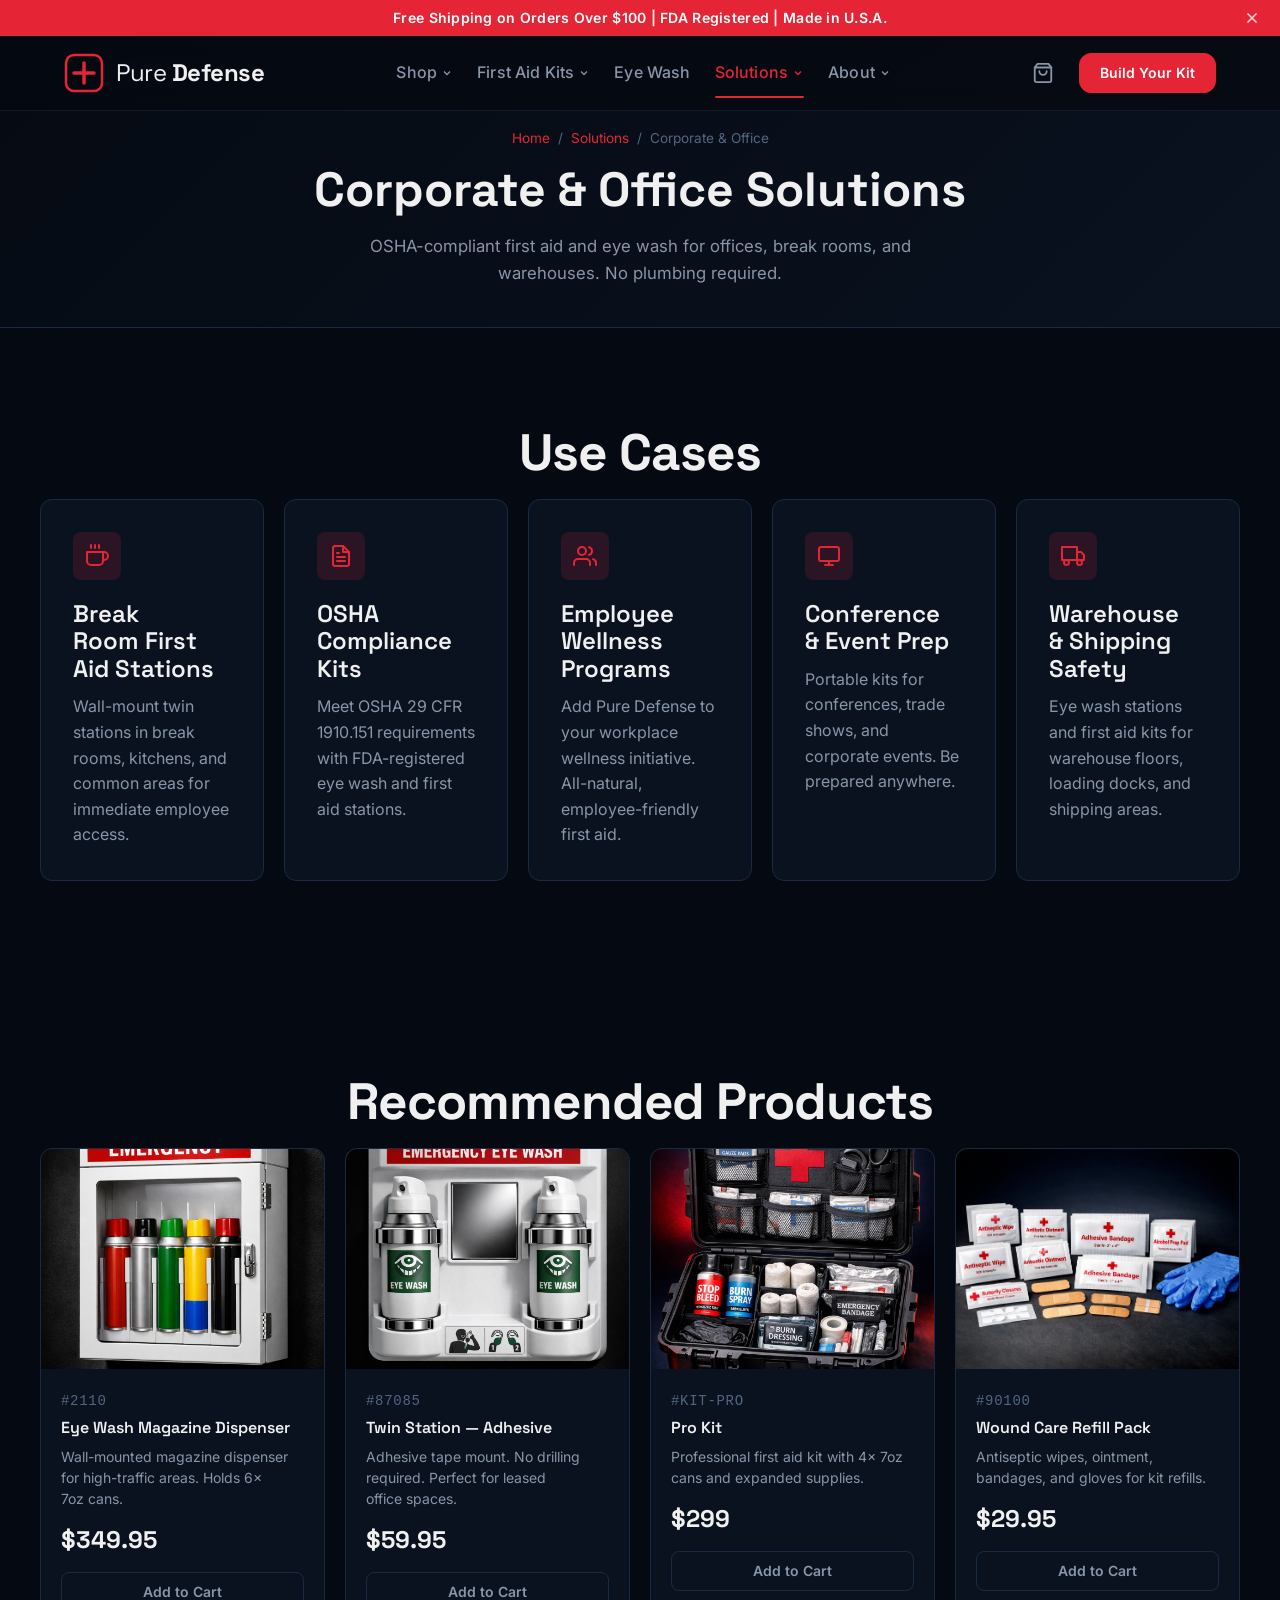
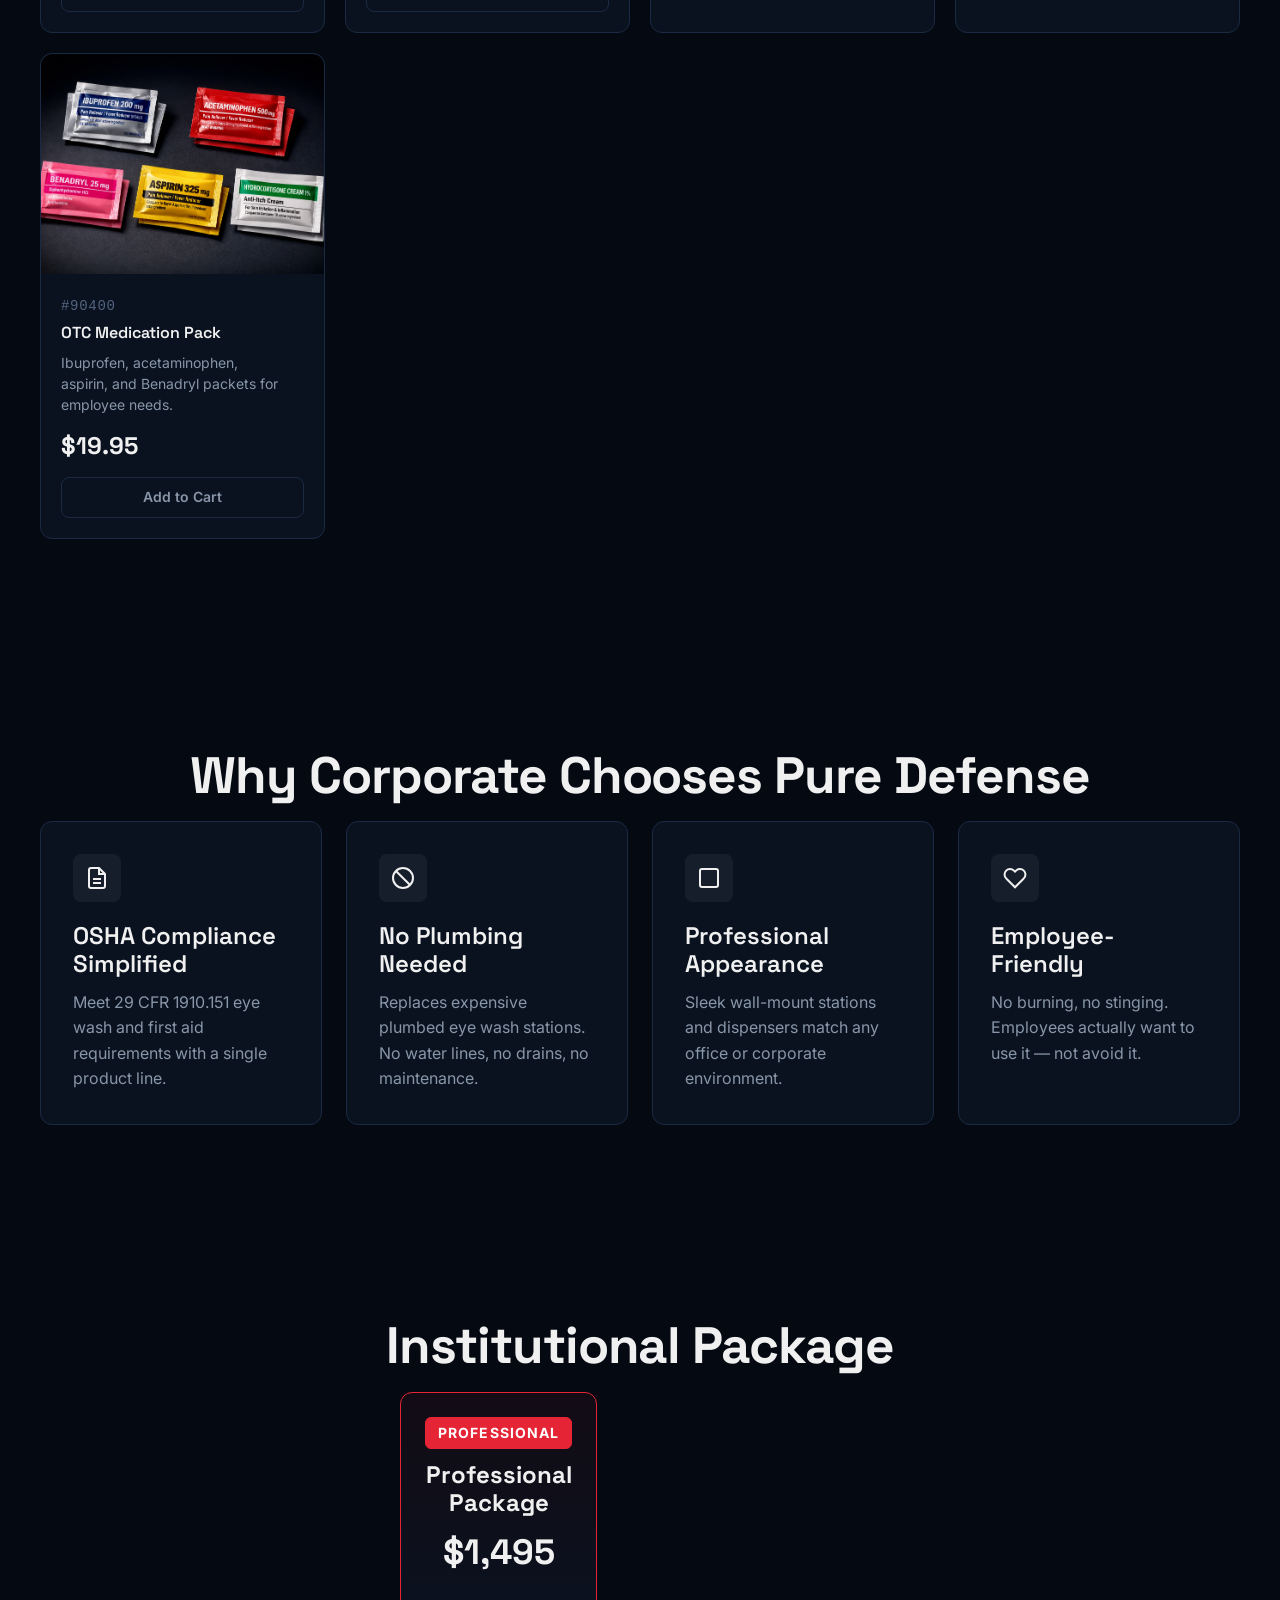
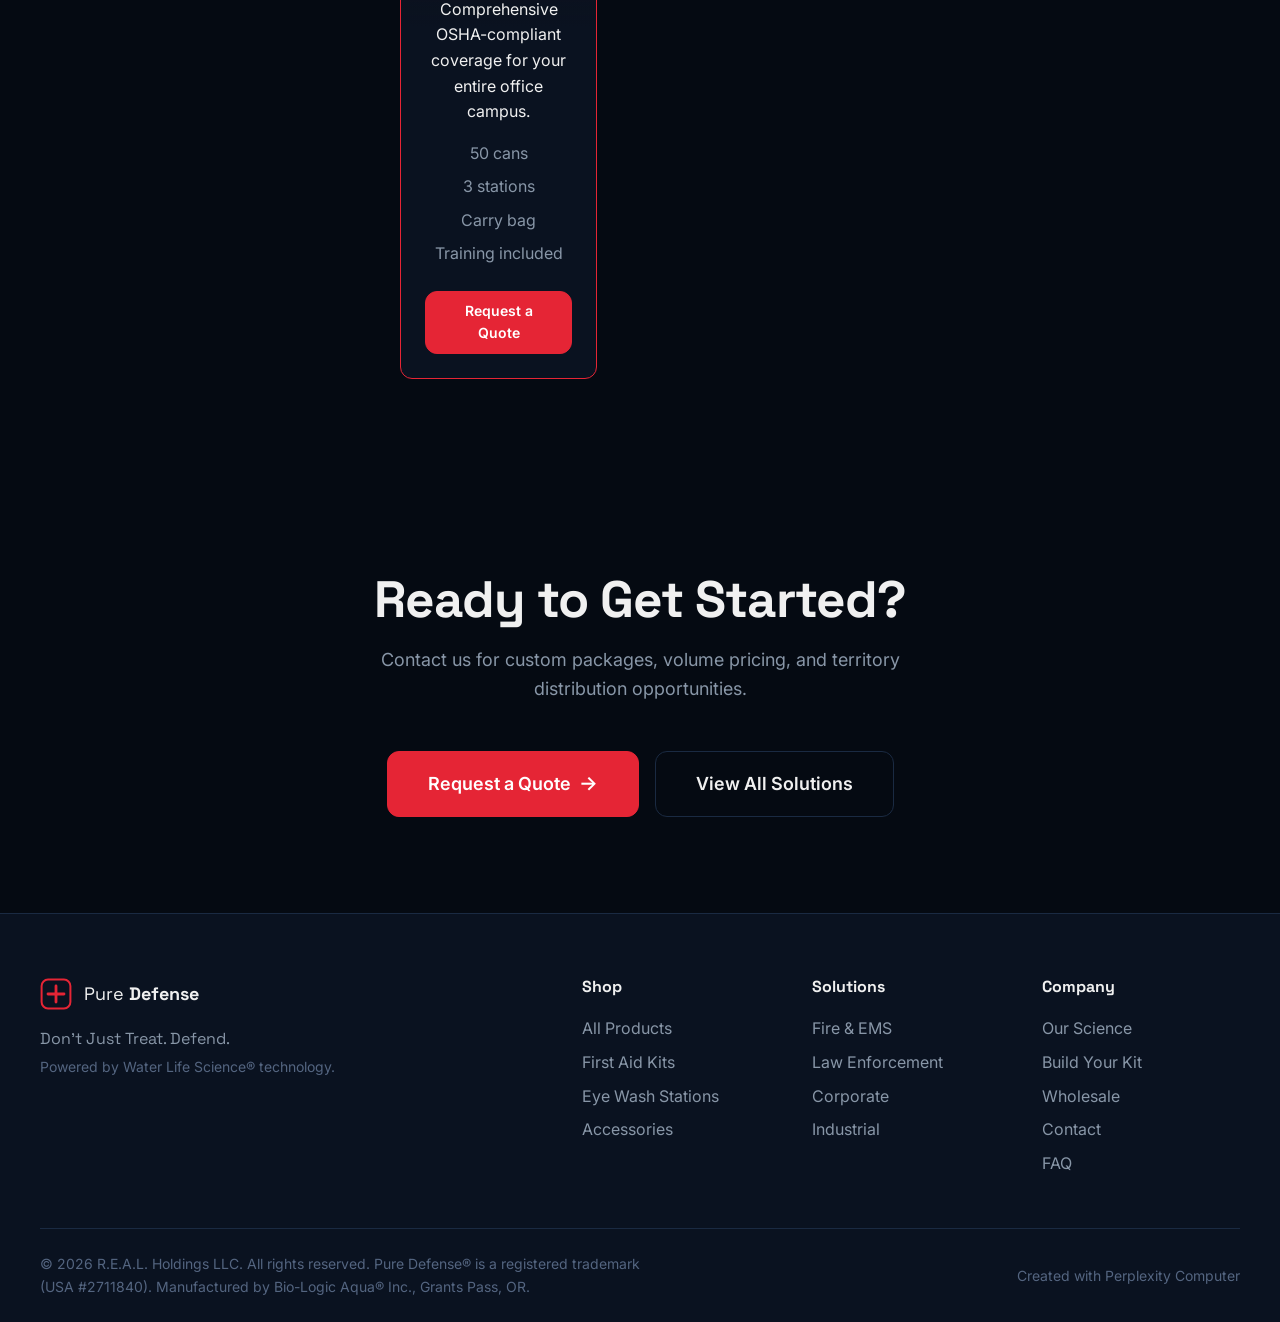
<file: corporate.html>
<!DOCTYPE html>
<html lang="en" data-theme="dark">
<head>
<!--
   ______                            __
  / ____/___  ____ ___  ____  __  __/ /____  _____
 / /   / __ \/ __ `__ \/ __ \/ / / / __/ _ \/ ___/
/ /___/ /_/ / / / / / / /_/ / /_/ / /_/  __/ /
\____/\____/_/ /_/ /_/ .___/\__,_/\__/\___/_/
                    /_/
        Created with Perplexity Computer
        https://www.perplexity.ai/computer
-->
<meta name="generator" content="Perplexity Computer">
<meta name="author" content="Perplexity Computer">
<meta property="og:see_also" content="https://www.perplexity.ai/computer">
<link rel="author" href="https://www.perplexity.ai/computer">

<meta charset="UTF-8">
<meta name="viewport" content="width=device-width, initial-scale=1.0">
<title>Corporate & Office — Pure Defense First Aid</title>
<meta name="description" content="OSHA-compliant first aid and eye wash solutions for offices, break rooms, and warehouses. No plumbing needed. Professional packages from $1,495.">
<link rel="preconnect" href="https://fonts.googleapis.com">
<link rel="preconnect" href="https://fonts.gstatic.com" crossorigin>
<link href="https://fonts.googleapis.com/css2?family=Inter:wght@300;400;500;600;700;800&family=Space+Grotesk:wght@400;500;600;700&display=swap" rel="stylesheet">
<link rel="stylesheet" href="./base.css">
<link rel="stylesheet" href="./style.css">

</head>
<body data-page="solutions">

<!-- ===== ANNOUNCEMENT BAR ===== -->
<div class="announcement-bar" id="announcementBar">
  <div class="announcement-inner">
    <span>Free Shipping on Orders Over $100 | FDA Registered | Made in U.S.A.</span>
  </div>
  <button class="announcement-close" id="announcementClose" aria-label="Close announcement">
    <svg width="16" height="16" viewBox="0 0 24 24" fill="none" stroke="currentColor" stroke-width="2.5" stroke-linecap="round"><path d="M18 6L6 18M6 6l12 12"/></svg>
  </button>
</div>

<!-- ===== NAVIGATION ===== -->
<nav class="nav" id="nav">
  <div class="nav-inner">
    <a href="index.html" class="nav-logo" aria-label="Pure Defense Home">
      <svg class="logo-icon" viewBox="0 0 40 40" width="40" height="40" fill="none">
        <rect x="2" y="2" width="36" height="36" rx="8" stroke="#e52535" stroke-width="2.5"/>
        <path d="M20 10v20M10 20h20" stroke="#e52535" stroke-width="3.5" stroke-linecap="round"/>
      </svg>
      <span class="logo-text">Pure <strong>Defense</strong></span>
    </a>

    <div class="nav-links" id="navLinks">
      <!-- Shop Dropdown -->
      <div class="nav-dropdown-parent" data-dropdown="shop">
        <button class="nav-link-btn" aria-expanded="false" aria-haspopup="true">Shop <svg class="dropdown-chevron" width="12" height="12" viewBox="0 0 24 24" fill="none" stroke="currentColor" stroke-width="2.5"><polyline points="6 9 12 15 18 9"/></svg></button>
        <div class="mega-dropdown mega-dropdown--shop" id="dropdownShop">
          <div class="mega-dropdown-inner">
            <div class="mega-col">
              <h5 class="mega-col-title">Cans</h5>
              <a href="shop.html" class="mega-item">
                <img src="./assets/img-1oz-can.png" alt="" class="mega-thumb" loading="lazy">
                <div class="mega-item-info"><span class="mega-item-name">Pure Defense 1oz</span><span class="mega-item-price">$8.95</span></div>
              </a>
              <a href="shop.html" class="mega-item">
                <img src="./assets/img-3oz-can.png" alt="" class="mega-thumb" loading="lazy">
                <div class="mega-item-info"><span class="mega-item-name">Pure Defense 3oz</span><span class="mega-item-price">$12.95</span></div>
              </a>
              <a href="shop.html" class="mega-item">
                <img src="./assets/img-7oz-can.png" alt="" class="mega-thumb" loading="lazy">
                <div class="mega-item-info"><span class="mega-item-name">Pure Defense 7oz</span><span class="mega-item-price">$14.95</span></div>
              </a>
              <a href="shop.html" class="mega-item">
                <img src="./assets/img-7oz-can.png" alt="" class="mega-thumb" loading="lazy">
                <div class="mega-item-info"><span class="mega-item-name">Twin Pack</span><span class="mega-item-price">$24.95</span></div>
              </a>
            </div>
            <div class="mega-col">
              <h5 class="mega-col-title">Cases &amp; Bulk</h5>
              <a href="shop.html" class="mega-item">
                <img src="./assets/img-bulk-case.png" alt="" class="mega-thumb" loading="lazy">
                <div class="mega-item-info"><span class="mega-item-name">1oz Case (344)</span><span class="mega-item-price">$2,399</span></div>
              </a>
              <a href="shop.html" class="mega-item">
                <img src="./assets/img-bulk-case.png" alt="" class="mega-thumb" loading="lazy">
                <div class="mega-item-info"><span class="mega-item-name">3oz Case (144)</span><span class="mega-item-price">$1,499</span></div>
              </a>
              <a href="shop.html" class="mega-item">
                <img src="./assets/img-bulk-case.png" alt="" class="mega-thumb" loading="lazy">
                <div class="mega-item-info"><span class="mega-item-name">7oz Case (70)</span><span class="mega-item-price">$849</span></div>
              </a>
            </div>
            <div class="mega-col">
              <h5 class="mega-col-title">First Aid Supplies</h5>
              <a href="shop.html" class="mega-item">
                <img src="./assets/img-supplies-pack.png" alt="" class="mega-thumb" loading="lazy">
                <div class="mega-item-info"><span class="mega-item-name">Wound Care Refill</span><span class="mega-item-price">$29.95</span></div>
              </a>
              <a href="shop.html" class="mega-item">
                <img src="./assets/img-trauma-kit.png" alt="" class="mega-thumb" loading="lazy">
                <div class="mega-item-info"><span class="mega-item-name">Trauma Response Pack</span><span class="mega-item-price">$79.95</span></div>
              </a>
              <a href="shop.html" class="mega-item">
                <img src="./assets/img-narcan-kit.png" alt="" class="mega-thumb" loading="lazy">
                <div class="mega-item-info"><span class="mega-item-name">Overdose Response Kit</span><span class="mega-item-price">$89.95</span></div>
              </a>
              <a href="shop.html" class="mega-item">
                <img src="./assets/img-med-pack.png" alt="" class="mega-thumb" loading="lazy">
                <div class="mega-item-info"><span class="mega-item-name">OTC Medication Pack</span><span class="mega-item-price">$19.95</span></div>
              </a>
            </div>
            <div class="mega-col">
              <h5 class="mega-col-title">Accessories</h5>
              <a href="shop.html" class="mega-item">
                <img src="./assets/img-dispenser.png" alt="" class="mega-thumb" loading="lazy">
                <div class="mega-item-info"><span class="mega-item-name">Magazine Dispenser</span><span class="mega-item-price">$349.95</span></div>
              </a>
              <a href="shop.html" class="mega-item">
                <img src="./assets/img-twin-station.png" alt="" class="mega-thumb" loading="lazy">
                <div class="mega-item-info"><span class="mega-item-name">Twin Station</span><span class="mega-item-price">$59.95</span></div>
              </a>
              <a href="shop.html" class="mega-item">
                <img src="./assets/img-wall-mount.png" alt="" class="mega-thumb" loading="lazy">
                <div class="mega-item-info"><span class="mega-item-name">Wall Mount</span><span class="mega-item-price">$12.95</span></div>
              </a>
              <a href="shop.html" class="mega-item">
                <img src="./assets/img-carry-bag.png" alt="" class="mega-thumb" loading="lazy">
                <div class="mega-item-info"><span class="mega-item-name">Carry Bags</span><span class="mega-item-price">from $64.95</span></div>
              </a>
              <a href="shop.html" class="mega-item">
                <img src="./assets/img-holster.png" alt="" class="mega-thumb" loading="lazy">
                <div class="mega-item-info"><span class="mega-item-name">Belt Holster</span><span class="mega-item-price">$18.95</span></div>
              </a>
            </div>
          </div>
          <div class="mega-footer">
            <a href="shop.html" class="mega-footer-link">View All Products <span class="arrow">→</span></a>
          </div>
        </div>
      </div>

      <!-- First Aid Kits Dropdown -->
      <div class="nav-dropdown-parent" data-dropdown="kits">
        <button class="nav-link-btn" aria-expanded="false" aria-haspopup="true">First Aid Kits <svg class="dropdown-chevron" width="12" height="12" viewBox="0 0 24 24" fill="none" stroke="currentColor" stroke-width="2.5"><polyline points="6 9 12 15 18 9"/></svg></button>
        <div class="mega-dropdown mega-dropdown--kits" id="dropdownKits">
          <div class="mega-dropdown-inner mega-kits-grid">
            <a href="kits.html" class="mega-kit-card">
              <div class="mega-kit-img"><img src="./assets/img-first-aid-kit.png" alt="Base Kit" loading="lazy"></div>
              <h5 class="mega-kit-name">Base Kit</h5>
              <span class="mega-kit-price">$199</span>
              <span class="mega-kit-tag">Starter essentials</span>
            </a>
            <a href="kits.html" class="mega-kit-card mega-kit-card--featured">
              <span class="mega-kit-badge">Most Popular</span>
              <div class="mega-kit-img"><img src="./assets/img-first-aid-kit.png" alt="Pro Kit" loading="lazy"></div>
              <h5 class="mega-kit-name">Pro Kit</h5>
              <span class="mega-kit-price">$299</span>
              <span class="mega-kit-tag">Most popular</span>
            </a>
            <a href="kits.html" class="mega-kit-card">
              <div class="mega-kit-img"><img src="./assets/img-first-aid-kit.png" alt="Tactical Kit" loading="lazy"></div>
              <h5 class="mega-kit-name">Tactical Kit</h5>
              <span class="mega-kit-price">$399</span>
              <span class="mega-kit-tag">Tactical trauma</span>
            </a>
            <a href="kits.html" class="mega-kit-card">
              <div class="mega-kit-img"><img src="./assets/img-first-aid-kit.png" alt="Fully Loaded" loading="lazy"></div>
              <h5 class="mega-kit-name">Fully Loaded</h5>
              <span class="mega-kit-price">$499</span>
              <span class="mega-kit-tag">Complete with Narcan</span>
            </a>
          </div>
          <div class="mega-footer">
            <a href="kits.html#configurator" class="mega-footer-link">Build Your Custom Kit <span class="arrow">→</span></a>
          </div>
        </div>
      </div>

      <!-- Eye Wash (simple link) -->
      <a href="eyewash.html" class="nav-link-single">Eye Wash</a>

      <!-- Solutions Dropdown -->
      <div class="nav-dropdown-parent" data-dropdown="solutions">
        <button class="nav-link-btn" aria-expanded="false" aria-haspopup="true">Solutions <svg class="dropdown-chevron" width="12" height="12" viewBox="0 0 24 24" fill="none" stroke="currentColor" stroke-width="2.5"><polyline points="6 9 12 15 18 9"/></svg></button>
        <div class="mega-dropdown mega-dropdown--solutions" id="dropdownSolutions">
          <div class="mega-dropdown-inner mega-solutions-grid">
            <a href="fire-ems.html" class="mega-solution-card">
              <div class="mega-solution-icon"><svg width="24" height="24" viewBox="0 0 24 24" fill="none" stroke="currentColor" stroke-width="2"><path d="M20.84 4.61a5.5 5.5 0 00-7.78 0L12 5.67l-1.06-1.06a5.5 5.5 0 00-7.78 7.78l1.06 1.06L12 21.23l7.78-7.78 1.06-1.06a5.5 5.5 0 000-7.78z"/></svg></div>
              <h5>Fire &amp; EMS</h5>
              <span>Apparatus kits &amp; carry bags</span>
            </a>
            <a href="law-enforcement.html" class="mega-solution-card">
              <div class="mega-solution-icon"><svg width="24" height="24" viewBox="0 0 24 24" fill="none" stroke="currentColor" stroke-width="2"><path d="M12 22s8-4 8-10V5l-8-3-8 3v7c0 6 8 10 8 10z"/></svg></div>
              <h5>Law Enforcement</h5>
              <span>Holsters &amp; vehicle mounts</span>
            </a>
            <a href="houses-of-worship.html" class="mega-solution-card">
              <div class="mega-solution-icon"><svg width="24" height="24" viewBox="0 0 24 24" fill="none" stroke="currentColor" stroke-width="2"><path d="M3 9l9-7 9 7v11a2 2 0 01-2 2H5a2 2 0 01-2-2z"/><polyline points="9 22 9 12 15 12 15 22"/></svg></div>
              <h5>Houses of Worship</h5>
              <span>Safety stations &amp; event kits</span>
            </a>
            <a href="corporate.html" class="mega-solution-card">
              <div class="mega-solution-icon"><svg width="24" height="24" viewBox="0 0 24 24" fill="none" stroke="currentColor" stroke-width="2"><rect x="2" y="3" width="20" height="14" rx="2"/><path d="M8 21h8M12 17v4"/></svg></div>
              <h5>Corporate &amp; Office</h5>
              <span>OSHA compliance packages</span>
            </a>
            <a href="industrial.html" class="mega-solution-card">
              <div class="mega-solution-icon"><svg width="24" height="24" viewBox="0 0 24 24" fill="none" stroke="currentColor" stroke-width="2"><rect x="2" y="7" width="20" height="15" rx="2"/><path d="M16 7V5a4 4 0 00-8 0v2"/></svg></div>
              <h5>Industrial</h5>
              <span>Eye wash &amp; chemical exposure</span>
            </a>
          </div>
        </div>
      </div>

      <!-- About Dropdown -->
      <div class="nav-dropdown-parent" data-dropdown="about">
        <button class="nav-link-btn" aria-expanded="false" aria-haspopup="true">About <svg class="dropdown-chevron" width="12" height="12" viewBox="0 0 24 24" fill="none" stroke="currentColor" stroke-width="2.5"><polyline points="6 9 12 15 18 9"/></svg></button>
        <div class="mega-dropdown mega-dropdown--about" id="dropdownAbout">
          <div class="mega-dropdown-inner mega-about-grid">
            <div class="mega-about-col">
              <a href="about.html" class="mega-about-link">Our Science</a>
              <a href="about.html" class="mega-about-link">How It Works</a>
              <a href="faq.html" class="mega-about-link">FAQ</a>
            </div>
            <div class="mega-about-col">
              <a href="contact.html" class="mega-about-link">Contact</a>
              <a href="solutions.html" class="mega-about-link">Wholesale Info</a>
            </div>
          </div>
        </div>
      </div>
    </div>

    <div class="nav-actions">
      <button class="cart-icon-btn" id="cartIconBtn" aria-label="Open cart">
        <svg width="22" height="22" viewBox="0 0 24 24" fill="none" stroke="currentColor" stroke-width="2" stroke-linecap="round" stroke-linejoin="round"><path d="M6 2L3 6v14a2 2 0 002 2h14a2 2 0 002-2V6l-3-4z"/><line x1="3" y1="6" x2="21" y2="6"/><path d="M16 10a4 4 0 01-8 0"/></svg>
        <span class="cart-badge" id="cartBadge"></span>
      </button>
      <a href="kits.html#configurator" class="btn btn-primary btn-sm nav-cta-btn">Build Your Kit</a>
      <button class="mobile-menu-btn" id="mobileMenuBtn" aria-label="Toggle menu">
        <svg width="24" height="24" viewBox="0 0 24 24" fill="none" stroke="currentColor" stroke-width="2" stroke-linecap="round"><path d="M3 12h18M3 6h18M3 18h18"/></svg>
      </button>
    </div>
  </div>
</nav>

<!-- ===== MOBILE MENU OVERLAY ===== -->
<div class="mobile-menu-overlay" id="mobileMenuOverlay">
  <div class="mobile-menu-panel" id="mobileMenuPanel">
    <div class="mobile-menu-header">
      <span class="logo-text">Pure <strong>Defense</strong></span>
      <button class="mobile-menu-close" id="mobileMenuClose" aria-label="Close menu">
        <svg width="24" height="24" viewBox="0 0 24 24" fill="none" stroke="currentColor" stroke-width="2" stroke-linecap="round"><path d="M18 6L6 18M6 6l12 12"/></svg>
      </button>
    </div>
    <div class="mobile-menu-body">
      <!-- Shop Accordion -->
      <div class="mobile-accordion">
        <button class="mobile-accordion-toggle" aria-expanded="false">Shop <svg width="16" height="16" viewBox="0 0 24 24" fill="none" stroke="currentColor" stroke-width="2.5"><polyline points="6 9 12 15 18 9"/></svg></button>
        <div class="mobile-accordion-panel">
          <h6 class="mobile-acc-heading">Cans</h6>
          <a href="shop.html" class="mobile-mega-item"><img src="./assets/img-1oz-can.png" alt="" class="mobile-mega-thumb"><span>Pure Defense 1oz — $8.95</span></a>
          <a href="shop.html" class="mobile-mega-item"><img src="./assets/img-3oz-can.png" alt="" class="mobile-mega-thumb"><span>Pure Defense 3oz — $12.95</span></a>
          <a href="shop.html" class="mobile-mega-item"><img src="./assets/img-7oz-can.png" alt="" class="mobile-mega-thumb"><span>Pure Defense 7oz — $14.95</span></a>
          <a href="shop.html" class="mobile-mega-item"><img src="./assets/img-7oz-can.png" alt="" class="mobile-mega-thumb"><span>Twin Pack — $24.95</span></a>
          <h6 class="mobile-acc-heading">Cases &amp; Bulk</h6>
          <a href="shop.html" class="mobile-mega-item"><img src="./assets/img-bulk-case.png" alt="" class="mobile-mega-thumb"><span>1oz Case (344) — $2,399</span></a>
          <a href="shop.html" class="mobile-mega-item"><img src="./assets/img-bulk-case.png" alt="" class="mobile-mega-thumb"><span>3oz Case (144) — $1,499</span></a>
          <a href="shop.html" class="mobile-mega-item"><img src="./assets/img-bulk-case.png" alt="" class="mobile-mega-thumb"><span>7oz Case (70) — $849</span></a>
          <h6 class="mobile-acc-heading">First Aid Supplies</h6>
          <a href="shop.html" class="mobile-mega-item"><img src="./assets/img-supplies-pack.png" alt="" class="mobile-mega-thumb"><span>Wound Care Refill — $29.95</span></a>
          <a href="shop.html" class="mobile-mega-item"><img src="./assets/img-trauma-kit.png" alt="" class="mobile-mega-thumb"><span>Trauma Response — $79.95</span></a>
          <a href="shop.html" class="mobile-mega-item"><img src="./assets/img-narcan-kit.png" alt="" class="mobile-mega-thumb"><span>Overdose Response Kit — $89.95</span></a>
          <a href="shop.html" class="mobile-mega-item"><img src="./assets/img-med-pack.png" alt="" class="mobile-mega-thumb"><span>OTC Medication Pack — $19.95</span></a>
          <h6 class="mobile-acc-heading">Accessories</h6>
          <a href="shop.html" class="mobile-mega-item"><img src="./assets/img-dispenser.png" alt="" class="mobile-mega-thumb"><span>Magazine Dispenser — $349.95</span></a>
          <a href="shop.html" class="mobile-mega-item"><img src="./assets/img-twin-station.png" alt="" class="mobile-mega-thumb"><span>Twin Station — $59.95</span></a>
          <a href="shop.html" class="mobile-mega-item"><img src="./assets/img-wall-mount.png" alt="" class="mobile-mega-thumb"><span>Wall Mount — $12.95</span></a>
          <a href="shop.html" class="mobile-mega-item"><img src="./assets/img-carry-bag.png" alt="" class="mobile-mega-thumb"><span>Carry Bags — from $64.95</span></a>
          <a href="shop.html" class="mobile-mega-item"><img src="./assets/img-holster.png" alt="" class="mobile-mega-thumb"><span>Belt Holster — $18.95</span></a>
          <a href="shop.html" class="mobile-mega-viewall">View All Products →</a>
        </div>
      </div>
      <!-- First Aid Kits Accordion -->
      <div class="mobile-accordion">
        <button class="mobile-accordion-toggle" aria-expanded="false">First Aid Kits <svg width="16" height="16" viewBox="0 0 24 24" fill="none" stroke="currentColor" stroke-width="2.5"><polyline points="6 9 12 15 18 9"/></svg></button>
        <div class="mobile-accordion-panel">
          <a href="kits.html" class="mobile-mega-item"><img src="./assets/img-first-aid-kit.png" alt="" class="mobile-mega-thumb"><span>Base Kit — $199</span></a>
          <a href="kits.html" class="mobile-mega-item"><img src="./assets/img-first-aid-kit.png" alt="" class="mobile-mega-thumb"><span>Pro Kit — $299</span></a>
          <a href="kits.html" class="mobile-mega-item"><img src="./assets/img-first-aid-kit.png" alt="" class="mobile-mega-thumb"><span>Tactical Kit — $399</span></a>
          <a href="kits.html" class="mobile-mega-item"><img src="./assets/img-first-aid-kit.png" alt="" class="mobile-mega-thumb"><span>Fully Loaded — $499</span></a>
          <a href="kits.html#configurator" class="mobile-mega-viewall">Build Your Custom Kit →</a>
        </div>
      </div>
      <!-- Eye Wash -->
      <a href="eyewash.html" class="mobile-menu-link">Eye Wash</a>
      <!-- Solutions Accordion -->
      <div class="mobile-accordion">
        <button class="mobile-accordion-toggle" aria-expanded="false">Solutions <svg width="16" height="16" viewBox="0 0 24 24" fill="none" stroke="currentColor" stroke-width="2.5"><polyline points="6 9 12 15 18 9"/></svg></button>
        <div class="mobile-accordion-panel">
          <a href="fire-ems.html" class="mobile-mega-item"><span>Fire &amp; EMS</span></a>
          <a href="law-enforcement.html" class="mobile-mega-item"><span>Law Enforcement</span></a>
          <a href="houses-of-worship.html" class="mobile-mega-item"><span>Houses of Worship</span></a>
          <a href="corporate.html" class="mobile-mega-item"><span>Corporate &amp; Office</span></a>
          <a href="industrial.html" class="mobile-mega-item"><span>Industrial</span></a>
        </div>
      </div>
      <!-- About Accordion -->
      <div class="mobile-accordion">
        <button class="mobile-accordion-toggle" aria-expanded="false">About <svg width="16" height="16" viewBox="0 0 24 24" fill="none" stroke="currentColor" stroke-width="2.5"><polyline points="6 9 12 15 18 9"/></svg></button>
        <div class="mobile-accordion-panel">
          <a href="about.html" class="mobile-mega-item"><span>Our Science</span></a>
          <a href="about.html" class="mobile-mega-item"><span>How It Works</span></a>
          <a href="faq.html" class="mobile-mega-item"><span>FAQ</span></a>
          <a href="contact.html" class="mobile-mega-item"><span>Contact</span></a>
          <a href="solutions.html" class="mobile-mega-item"><span>Wholesale Info</span></a>
        </div>
      </div>
    </div>
    <div class="mobile-menu-footer">
      <a href="kits.html#configurator" class="btn btn-primary btn-full">Build Your Kit</a>
    </div>
  </div>
</div>

<!-- ===== PAGE HEADER ===== -->
<section class="page-header" id="hero">
  <div class="page-header-inner">
    <nav class="breadcrumb"><a href="index.html">Home</a> <span>/</span> <a href="solutions.html">Solutions</a> <span>/</span> <span>Corporate &amp; Office</span></nav>
    <h1 class="page-header-title">Corporate &amp; Office Solutions</h1>
    <p class="page-header-sub">OSHA-compliant first aid and eye wash for offices, break rooms, and warehouses. No plumbing required.</p>
  </div>
</section>

<!-- ===== USE CASES ===== -->
<section class="section" id="use-cases">
  <div class="section-inner">
    <h2 class="section-title">Use Cases</h2>
    <div class="grid-5">
      <div class="card">
        <div class="card-icon red-bg">
          <svg width="28" height="28" viewBox="0 0 24 24" fill="none" stroke="currentColor" stroke-width="2" stroke-linecap="round" stroke-linejoin="round"><path d="M18 8h1a4 4 0 010 8h-1"/><path d="M2 8h16v9a4 4 0 01-4 4H6a4 4 0 01-4-4V8z"/><line x1="6" y1="1" x2="6" y2="4"/><line x1="10" y1="1" x2="10" y2="4"/><line x1="14" y1="1" x2="14" y2="4"/></svg>
        </div>
        <h3>Break Room First Aid Stations</h3>
        <p>Wall-mount twin stations in break rooms, kitchens, and common areas for immediate employee access.</p>
      </div>
      <div class="card">
        <div class="card-icon red-bg">
          <svg width="28" height="28" viewBox="0 0 24 24" fill="none" stroke="currentColor" stroke-width="2" stroke-linecap="round" stroke-linejoin="round"><path d="M14 2H6a2 2 0 00-2 2v16a2 2 0 002 2h12a2 2 0 002-2V8z"/><polyline points="14 2 14 8 20 8"/><line x1="16" y1="13" x2="8" y2="13"/><line x1="16" y1="17" x2="8" y2="17"/><polyline points="10 9 9 9 8 9"/></svg>
        </div>
        <h3>OSHA Compliance Kits</h3>
        <p>Meet OSHA 29 CFR 1910.151 requirements with FDA-registered eye wash and first aid stations.</p>
      </div>
      <div class="card">
        <div class="card-icon red-bg">
          <svg width="28" height="28" viewBox="0 0 24 24" fill="none" stroke="currentColor" stroke-width="2" stroke-linecap="round" stroke-linejoin="round"><path d="M17 21v-2a4 4 0 00-4-4H5a4 4 0 00-4 4v2"/><circle cx="9" cy="7" r="4"/><path d="M23 21v-2a4 4 0 00-3-3.87"/><path d="M16 3.13a4 4 0 010 7.75"/></svg>
        </div>
        <h3>Employee Wellness Programs</h3>
        <p>Add Pure Defense to your workplace wellness initiative. All-natural, employee-friendly first aid.</p>
      </div>
      <div class="card">
        <div class="card-icon red-bg">
          <svg width="28" height="28" viewBox="0 0 24 24" fill="none" stroke="currentColor" stroke-width="2" stroke-linecap="round" stroke-linejoin="round"><rect x="2" y="3" width="20" height="14" rx="2" ry="2"/><line x1="8" y1="21" x2="16" y2="21"/><line x1="12" y1="17" x2="12" y2="21"/></svg>
        </div>
        <h3>Conference &amp; Event Prep</h3>
        <p>Portable kits for conferences, trade shows, and corporate events. Be prepared anywhere.</p>
      </div>
      <div class="card">
        <div class="card-icon red-bg">
          <svg width="28" height="28" viewBox="0 0 24 24" fill="none" stroke="currentColor" stroke-width="2" stroke-linecap="round" stroke-linejoin="round"><rect x="1" y="3" width="15" height="13"/><polygon points="16 8 20 8 23 11 23 16 16 16 16 8"/><circle cx="5.5" cy="18.5" r="2.5"/><circle cx="18.5" cy="18.5" r="2.5"/></svg>
        </div>
        <h3>Warehouse &amp; Shipping Safety</h3>
        <p>Eye wash stations and first aid kits for warehouse floors, loading docks, and shipping areas.</p>
      </div>
    </div>
  </div>
</section>

<!-- ===== RECOMMENDED PRODUCTS ===== -->
<section class="section" id="products">
  <div class="section-inner">
    <h2 class="section-title">Recommended Products</h2>
    <div class="product-grid">
      <div class="product-card" data-product-id="2110">
        <div class="product-img-wrap">
          <img src="./assets/img-dispenser.png" alt="Eye Wash Magazine Dispenser" loading="lazy">
        </div>
        <div class="product-info">
          <span class="product-sku">#2110</span>
          <h4 class="product-name">Eye Wash Magazine Dispenser</h4>
          <p class="product-desc">Wall-mounted magazine dispenser for high-traffic areas. Holds 6× 7oz cans.</p>
          <div class="product-price">$349.95</div>
          <button class="btn-add-cart" data-product-id="2110">Add to Cart</button>
        </div>
      </div>
      <div class="product-card" data-product-id="87085">
        <div class="product-img-wrap">
          <img src="./assets/img-twin-station.png" alt="Twin Station — Adhesive" loading="lazy">
        </div>
        <div class="product-info">
          <span class="product-sku">#87085</span>
          <h4 class="product-name">Twin Station — Adhesive</h4>
          <p class="product-desc">Adhesive tape mount. No drilling required. Perfect for leased office spaces.</p>
          <div class="product-price">$59.95</div>
          <button class="btn-add-cart" data-product-id="87085">Add to Cart</button>
        </div>
      </div>
      <div class="product-card" data-product-id="KIT-PRO">
        <div class="product-img-wrap">
          <img src="./assets/img-first-aid-kit.png" alt="Pro Kit" loading="lazy">
        </div>
        <div class="product-info">
          <span class="product-sku">#KIT-PRO</span>
          <h4 class="product-name">Pro Kit</h4>
          <p class="product-desc">Professional first aid kit with 4× 7oz cans and expanded supplies.</p>
          <div class="product-price">$299</div>
          <button class="btn-add-cart" data-product-id="KIT-PRO">Add to Cart</button>
        </div>
      </div>
      <div class="product-card" data-product-id="90100">
        <div class="product-img-wrap">
          <img src="./assets/img-supplies-pack.png" alt="Wound Care Refill Pack" loading="lazy">
        </div>
        <div class="product-info">
          <span class="product-sku">#90100</span>
          <h4 class="product-name">Wound Care Refill Pack</h4>
          <p class="product-desc">Antiseptic wipes, ointment, bandages, and gloves for kit refills.</p>
          <div class="product-price">$29.95</div>
          <button class="btn-add-cart" data-product-id="90100">Add to Cart</button>
        </div>
      </div>
      <div class="product-card" data-product-id="90400">
        <div class="product-img-wrap">
          <img src="./assets/img-med-pack.png" alt="OTC Medication Pack" loading="lazy">
        </div>
        <div class="product-info">
          <span class="product-sku">#90400</span>
          <h4 class="product-name">OTC Medication Pack</h4>
          <p class="product-desc">Ibuprofen, acetaminophen, aspirin, and Benadryl packets for employee needs.</p>
          <div class="product-price">$19.95</div>
          <button class="btn-add-cart" data-product-id="90400">Add to Cart</button>
        </div>
      </div>
    </div>
  </div>
</section>

<!-- ===== WHY CHOOSE ===== -->
<section class="section" id="benefits">
  <div class="section-inner">
    <h2 class="section-title">Why Corporate Chooses Pure Defense</h2>
    <div class="grid-4">
      <div class="card">
        <div class="card-icon dark-bg">
          <svg width="24" height="24" viewBox="0 0 24 24" fill="none" stroke="currentColor" stroke-width="2"><path d="M14 2H6a2 2 0 00-2 2v16a2 2 0 002 2h12a2 2 0 002-2V8z"/><polyline points="14 2 14 8 20 8"/><line x1="16" y1="13" x2="8" y2="13"/><line x1="16" y1="17" x2="8" y2="17"/></svg>
        </div>
        <h3>OSHA Compliance Simplified</h3>
        <p>Meet 29 CFR 1910.151 eye wash and first aid requirements with a single product line.</p>
      </div>
      <div class="card">
        <div class="card-icon dark-bg">
          <svg width="24" height="24" viewBox="0 0 24 24" fill="none" stroke="currentColor" stroke-width="2"><circle cx="12" cy="12" r="10"/><line x1="4.93" y1="4.93" x2="19.07" y2="19.07"/></svg>
        </div>
        <h3>No Plumbing Needed</h3>
        <p>Replaces expensive plumbed eye wash stations. No water lines, no drains, no maintenance.</p>
      </div>
      <div class="card">
        <div class="card-icon dark-bg">
          <svg width="24" height="24" viewBox="0 0 24 24" fill="none" stroke="currentColor" stroke-width="2"><rect x="3" y="3" width="18" height="18" rx="2" ry="2"/></svg>
        </div>
        <h3>Professional Appearance</h3>
        <p>Sleek wall-mount stations and dispensers match any office or corporate environment.</p>
      </div>
      <div class="card">
        <div class="card-icon dark-bg">
          <svg width="24" height="24" viewBox="0 0 24 24" fill="none" stroke="currentColor" stroke-width="2"><path d="M20.84 4.61a5.5 5.5 0 00-7.78 0L12 5.67l-1.06-1.06a5.5 5.5 0 00-7.78 7.78l1.06 1.06L12 21.23l7.78-7.78 1.06-1.06a5.5 5.5 0 000-7.78z"/></svg>
        </div>
        <h3>Employee-Friendly</h3>
        <p>No burning, no stinging. Employees actually want to use it — not avoid it.</p>
      </div>
    </div>
  </div>
</section>

<!-- ===== INSTITUTIONAL PACKAGE ===== -->
<section class="section" id="package">
  <div class="section-inner">
    <h2 class="section-title">Institutional Package</h2>
    <div class="inst-grid" style="max-width: 480px; margin: 0 auto;">
      <div class="inst-card inst-featured">
        <span class="inst-badge">PROFESSIONAL</span>
        <h4 class="inst-name">Professional Package</h4>
        <div class="inst-price">$1,495</div>
        <p style="color: var(--color-text-secondary); font-size: var(--text-sm); margin-bottom: var(--space-4);">Comprehensive OSHA-compliant coverage for your entire office campus.</p>
        <ul class="inst-features">
          <li>50 cans</li>
          <li>3 stations</li>
          <li>Carry bag</li>
          <li>Training included</li>
        </ul>
        <a href="contact.html" class="btn btn-primary btn-full btn-sm">Request a Quote</a>
      </div>
    </div>
  </div>
</section>

<!-- ===== CTA ===== -->
<section class="section">
  <div class="section-inner" style="text-align: center;">
    <h2 class="section-title">Ready to Get Started?</h2>
    <p class="section-sub">Contact us for custom packages, volume pricing, and territory distribution opportunities.</p>
    <div style="display: flex; gap: var(--space-4); justify-content: center; flex-wrap: wrap; margin-top: var(--space-6);">
      <a href="contact.html" class="btn btn-primary btn-lg">Request a Quote <span class="arrow">→</span></a>
      <a href="solutions.html" class="btn btn-ghost btn-lg">View All Solutions</a>
    </div>
  </div>
</section>

<!-- ===== FOOTER ===== -->
<footer class="footer">
  <div class="footer-inner">
    <div class="footer-brand">
      <div class="footer-logo">
        <svg viewBox="0 0 40 40" width="32" height="32" fill="none">
          <rect x="2" y="2" width="36" height="36" rx="8" stroke="#e52535" stroke-width="2.5"/>
          <path d="M20 10v20M10 20h20" stroke="#e52535" stroke-width="3.5" stroke-linecap="round"/>
        </svg>
        <span class="logo-text-sm">Pure <strong>Defense</strong></span>
      </div>
      <p class="footer-tagline">Don't Just Treat. Defend.</p>
      <p class="footer-sub">Powered by Water Life Science® technology.</p>
    </div>
    <div class="footer-links">
      <div class="footer-col">
        <h4>Shop</h4>
        <a href="shop.html">All Products</a>
        <a href="kits.html">First Aid Kits</a>
        <a href="eyewash.html">Eye Wash Stations</a>
        <a href="shop.html">Accessories</a>
      </div>
      <div class="footer-col">
        <h4>Solutions</h4>
        <a href="fire-ems.html">Fire &amp; EMS</a>
        <a href="law-enforcement.html">Law Enforcement</a>
        <a href="corporate.html">Corporate</a>
        <a href="industrial.html">Industrial</a>
      </div>
      <div class="footer-col">
        <h4>Company</h4>
        <a href="about.html">Our Science</a>
        <a href="kits.html#configurator">Build Your Kit</a>
        <a href="solutions.html">Wholesale</a>
        <a href="contact.html">Contact</a>
        <a href="faq.html">FAQ</a>
      </div>
    </div>
  </div>
  <div class="footer-bottom">
    <p>© 2026 R.E.A.L. Holdings LLC. All rights reserved. Pure Defense® is a registered trademark (USA #2711840). Manufactured by Bio-Logic Aqua® Inc., Grants Pass, OR.</p>
    <a href="https://www.perplexity.ai/computer" target="_blank" rel="noopener noreferrer">Created with Perplexity Computer</a>
  </div>
</footer>

<!-- ===== STICKY MOBILE CTA ===== -->
<div class="sticky-cta" id="stickyCta">
  <a href="kits.html#configurator" class="btn btn-primary btn-full">Build Your Kit</a>
</div>

<!-- ===== CART OVERLAY & DRAWER ===== -->
<div class="cart-overlay" id="cartOverlay"></div>
<aside class="cart-drawer" id="cartDrawer">
  <div class="cart-drawer-header">
    <h3>Your Cart</h3>
    <button class="cart-close-btn" id="cartCloseBtn" aria-label="Close cart">
      <svg width="20" height="20" viewBox="0 0 24 24" fill="none" stroke="currentColor" stroke-width="2" stroke-linecap="round"><path d="M18 6L6 18M6 6l12 12"/></svg>
    </button>
  </div>
  <div class="cart-items" id="cartItems">
    <!-- Cart items rendered by JS -->
  </div>
  <div class="cart-empty" id="cartEmpty">
    <svg width="48" height="48" viewBox="0 0 24 24" fill="none" stroke="currentColor" stroke-width="1.5" stroke-linecap="round" stroke-linejoin="round"><path d="M6 2L3 6v14a2 2 0 002 2h14a2 2 0 002-2V6l-3-4z"/><line x1="3" y1="6" x2="21" y2="6"/><path d="M16 10a4 4 0 01-8 0"/></svg>
    <p>Your cart is empty</p>
    <button class="btn btn-ghost btn-sm" id="continueShopping">Continue Shopping</button>
  </div>
  <div class="cart-summary" id="cartSummary">
    <div class="cart-summary-row">
      <span>Subtotal</span>
      <span id="cartSubtotal">$0.00</span>
    </div>
    <div class="cart-summary-row cart-shipping-row">
      <span>Shipping</span>
      <span id="cartShipping">$9.95 flat rate</span>
    </div>
    <div class="cart-summary-row cart-total-row">
      <span>Total</span>
      <span id="cartTotal">$0.00</span>
    </div>
    <button class="btn btn-primary btn-full" id="checkoutBtn">Proceed to Checkout</button>
  </div>
</aside>

<!-- ===== CHECKOUT OVERLAY ===== -->
<div class="checkout-overlay" id="checkoutOverlay">
  <div class="checkout-container">
    <div class="checkout-header">
      <h2>Checkout</h2>
      <div class="checkout-steps-indicator" id="checkoutStepsIndicator">
        <span class="step-dot active" data-step="1">1</span>
        <span class="step-line"></span>
        <span class="step-dot" data-step="2">2</span>
        <span class="step-line"></span>
        <span class="step-dot" data-step="3">3</span>
        <span class="step-line"></span>
        <span class="step-dot" data-step="4">4</span>
      </div>
      <button class="checkout-close-btn" id="checkoutCloseBtn" aria-label="Close checkout">
        <svg width="20" height="20" viewBox="0 0 24 24" fill="none" stroke="currentColor" stroke-width="2" stroke-linecap="round"><path d="M18 6L6 18M6 6l12 12"/></svg>
      </button>
    </div>

    <!-- Step 1: Shipping -->
    <div class="checkout-step active" id="checkoutStep1">
      <h3>Shipping Information</h3>
      <form class="checkout-form" id="shippingForm">
        <div class="form-row">
          <div class="form-group">
            <label for="shipName">Full Name *</label>
            <input type="text" id="shipName" required placeholder="John Doe">
            <span class="form-error" id="shipNameError"></span>
          </div>
          <div class="form-group">
            <label for="shipEmail">Email Address *</label>
            <input type="email" id="shipEmail" required placeholder="john@example.com">
            <span class="form-error" id="shipEmailError"></span>
          </div>
        </div>
        <div class="form-group">
          <label for="shipPhone">Phone Number *</label>
          <input type="tel" id="shipPhone" required placeholder="(555) 123-4567">
          <span class="form-error" id="shipPhoneError"></span>
        </div>
        <div class="form-group">
          <label for="shipAddress1">Address Line 1 *</label>
          <input type="text" id="shipAddress1" required placeholder="123 Main Street">
          <span class="form-error" id="shipAddress1Error"></span>
        </div>
        <div class="form-group">
          <label for="shipAddress2">Address Line 2</label>
          <input type="text" id="shipAddress2" placeholder="Apt, Suite, Unit (optional)">
        </div>
        <div class="form-row form-row-3">
          <div class="form-group">
            <label for="shipCity">City *</label>
            <input type="text" id="shipCity" required placeholder="City">
            <span class="form-error" id="shipCityError"></span>
          </div>
          <div class="form-group">
            <label for="shipState">State *</label>
            <select id="shipState" required>
              <option value="">Select...</option>
              <option value="AL">Alabama</option><option value="AK">Alaska</option><option value="AZ">Arizona</option><option value="AR">Arkansas</option>
              <option value="CA">California</option><option value="CO">Colorado</option><option value="CT">Connecticut</option><option value="DE">Delaware</option>
              <option value="FL">Florida</option><option value="GA">Georgia</option><option value="HI">Hawaii</option><option value="ID">Idaho</option>
              <option value="IL">Illinois</option><option value="IN">Indiana</option><option value="IA">Iowa</option><option value="KS">Kansas</option>
              <option value="KY">Kentucky</option><option value="LA">Louisiana</option><option value="ME">Maine</option><option value="MD">Maryland</option>
              <option value="MA">Massachusetts</option><option value="MI">Michigan</option><option value="MN">Minnesota</option><option value="MS">Mississippi</option>
              <option value="MO">Missouri</option><option value="MT">Montana</option><option value="NE">Nebraska</option><option value="NV">Nevada</option>
              <option value="NH">New Hampshire</option><option value="NJ">New Jersey</option><option value="NM">New Mexico</option><option value="NY">New York</option>
              <option value="NC">North Carolina</option><option value="ND">North Dakota</option><option value="OH">Ohio</option><option value="OK">Oklahoma</option>
              <option value="OR">Oregon</option><option value="PA">Pennsylvania</option><option value="RI">Rhode Island</option><option value="SC">South Carolina</option>
              <option value="SD">South Dakota</option><option value="TN">Tennessee</option><option value="TX">Texas</option><option value="UT">Utah</option>
              <option value="VT">Vermont</option><option value="VA">Virginia</option><option value="WA">Washington</option><option value="WV">West Virginia</option>
              <option value="WI">Wisconsin</option><option value="WY">Wyoming</option><option value="DC">District of Columbia</option>
            </select>
            <span class="form-error" id="shipStateError"></span>
          </div>
          <div class="form-group">
            <label for="shipZip">ZIP Code *</label>
            <input type="text" id="shipZip" required placeholder="12345" maxlength="10">
            <span class="form-error" id="shipZipError"></span>
          </div>
        </div>
        <button type="submit" class="btn btn-primary btn-full">Continue to Review</button>
      </form>
    </div>

    <!-- Step 2: Order Review -->
    <div class="checkout-step" id="checkoutStep2">
      <h3>Order Review</h3>
      <div class="review-items" id="reviewItems"></div>
      <div class="review-address" id="reviewAddress"></div>
      <div class="review-totals" id="reviewTotals"></div>
      <div class="review-actions">
        <button class="btn btn-ghost" id="editShippingBtn">Edit Shipping</button>
        <button class="btn btn-ghost" id="editCartBtn">Edit Cart</button>
        <button class="btn btn-primary" id="continueToPaymentBtn">Continue to Payment</button>
      </div>
    </div>

    <!-- Step 3: Payment Placeholder -->
    <div class="checkout-step" id="checkoutStep3">
      <h3>Payment</h3>
      <div class="payment-placeholder">
        <svg width="48" height="48" viewBox="0 0 24 24" fill="none" stroke="var(--color-accent)" stroke-width="1.5" stroke-linecap="round" stroke-linejoin="round">
          <rect x="1" y="4" width="22" height="16" rx="2" ry="2"/><line x1="1" y1="10" x2="23" y2="10"/>
        </svg>
        <p class="payment-message">Payment processing is being set up. To complete your order, please contact us directly.</p>
        <div class="payment-total">
          <span>Order Total:</span>
          <strong id="paymentTotal">$0.00</strong>
        </div>
      </div>
      <button class="btn btn-primary btn-full" id="placeOrderBtn">Place Order</button>
    </div>

    <!-- Step 4: Order Confirmation -->
    <div class="checkout-step" id="checkoutStep4">
      <div class="order-confirmation">
        <div class="confirmation-check">
          <svg width="64" height="64" viewBox="0 0 24 24" fill="none" stroke="#4ade80" stroke-width="2" stroke-linecap="round" stroke-linejoin="round"><path d="M22 11.08V12a10 10 0 11-5.93-9.14"/><polyline points="22 4 12 14.01 9 11.01"/></svg>
        </div>
        <h3>Thank you for your order!</h3>
        <p class="order-number" id="orderNumber"></p>
        <div class="confirmation-summary" id="confirmationSummary"></div>
        <div class="confirmation-address" id="confirmationAddress"></div>
        <p class="confirmation-note">We'll contact you to arrange payment and shipping.</p>
        <p class="confirmation-contact">Contact: <a href="mailto:jswistock19@gmail.com">jswistock19@gmail.com</a></p>
        <button class="btn btn-primary btn-full" id="continueShoppingBtn">Continue Shopping</button>
      </div>
    </div>
  </div>
</div>

<!-- ===== BACK TO TOP BUTTON ===== -->
<button class="back-to-top" id="backToTop" aria-label="Back to top">
  <svg width="20" height="20" viewBox="0 0 24 24" fill="none" stroke="currentColor" stroke-width="2.5" stroke-linecap="round" stroke-linejoin="round"><polyline points="18 15 12 9 6 15"/></svg>
</button>

<!-- ===== TOAST CONTAINER ===== -->
<div class="toast-container" id="toastContainer"></div>

<script src="./app.js" defer></script>
</body>
</html>
</file>
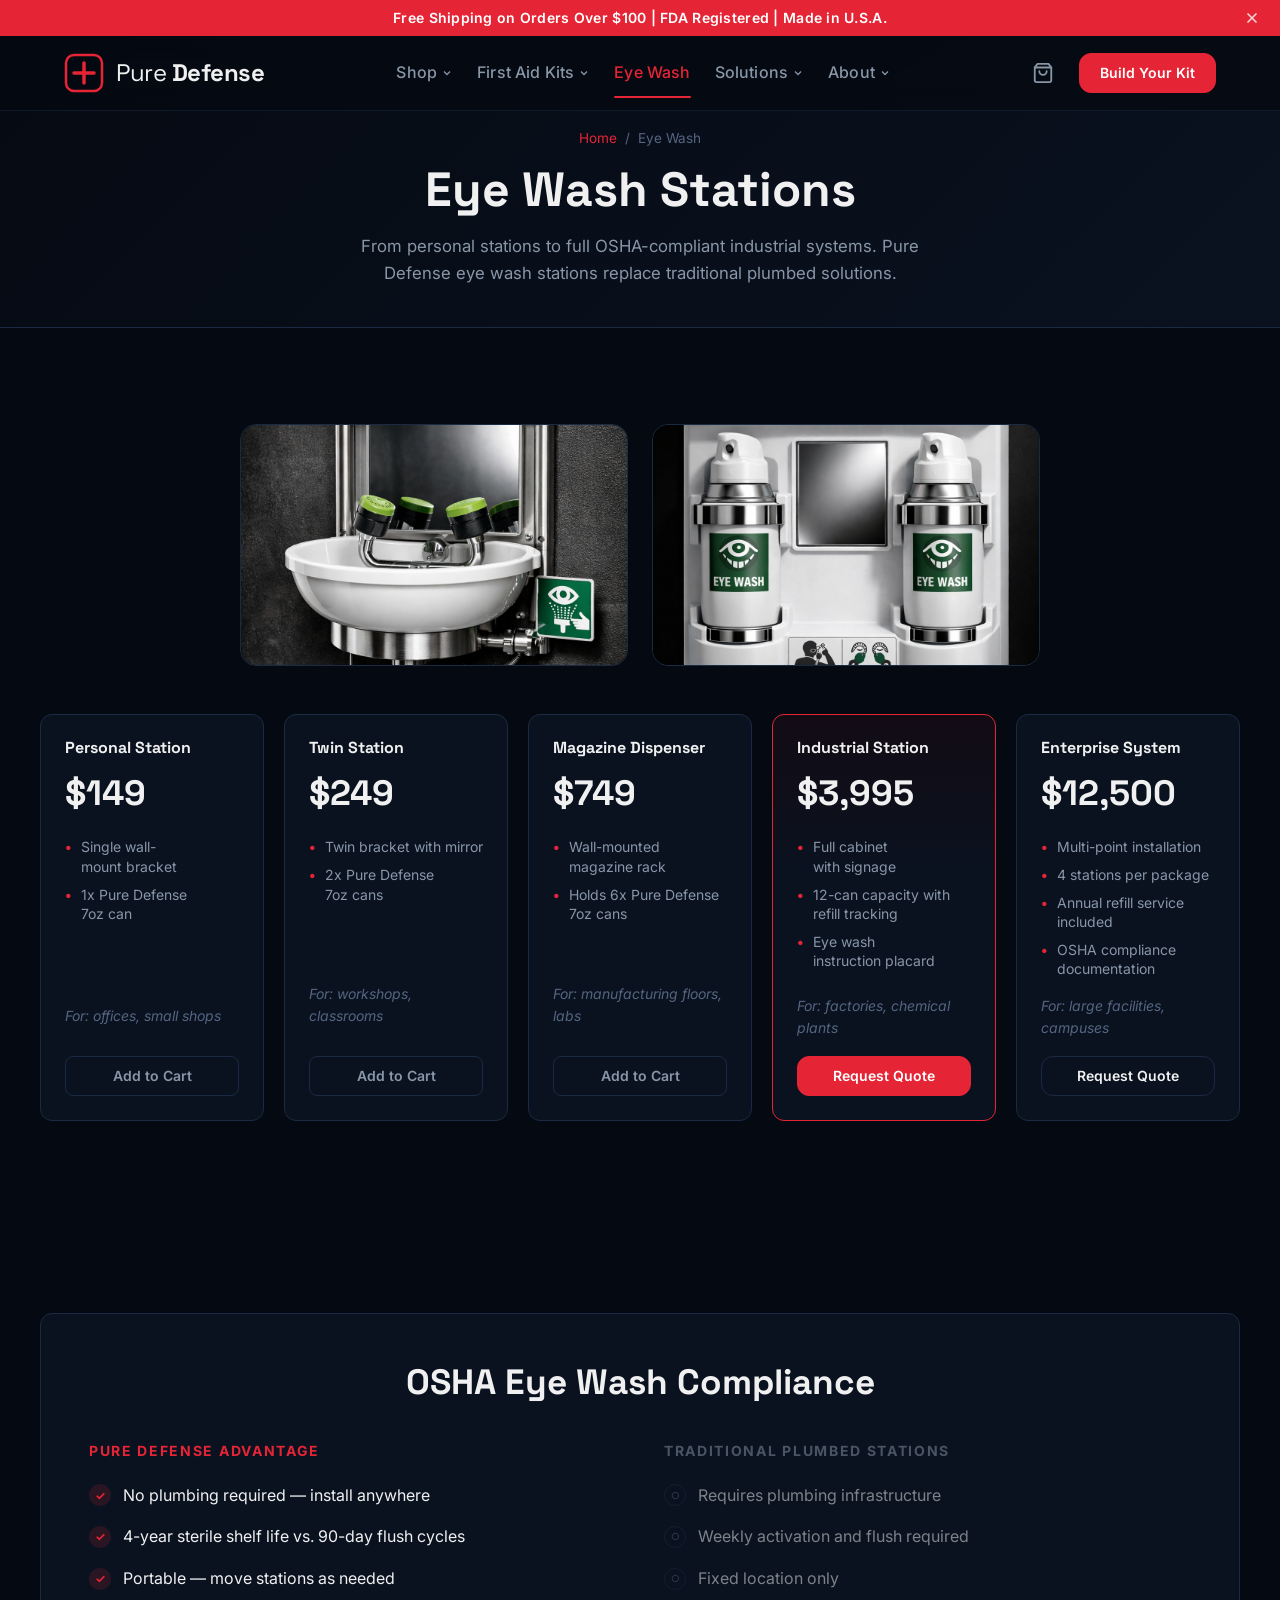
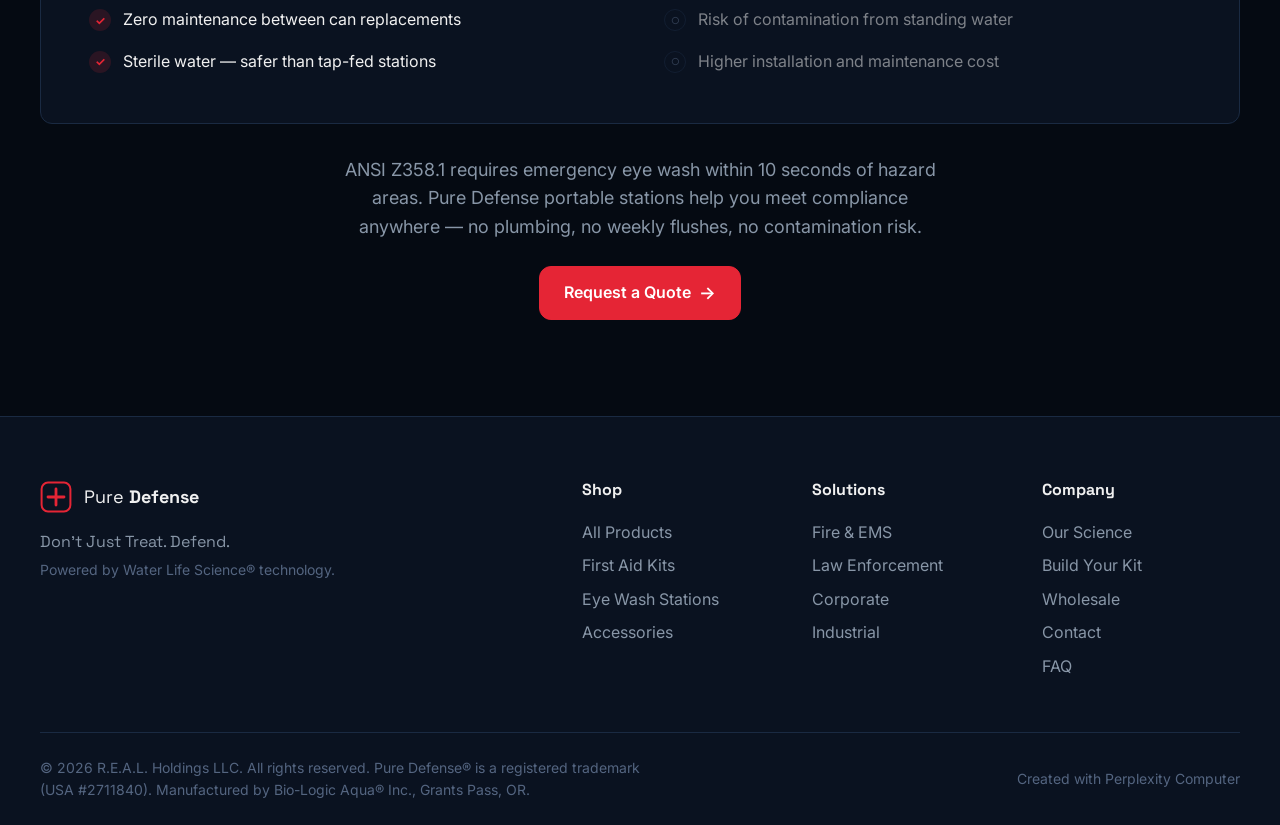
<file: eyewash.html>
<!DOCTYPE html>
<html lang="en" data-theme="dark">
<head>
<!--
   ______                            __
  / ____/___  ____ ___  ____  __  __/ /____  _____
 / /   / __ \/ __ `__ \/ __ \/ / / / __/ _ \/ ___/
/ /___/ /_/ / / / / / / /_/ / /_/ / /_/  __/ /
\____/\____/_/ /_/ /_/ .___/\__,_/\__/\___/_/
                    /_/
        Created with Perplexity Computer
        https://www.perplexity.ai/computer
-->
<meta name="generator" content="Perplexity Computer">
<meta name="author" content="Perplexity Computer">
<meta property="og:see_also" content="https://www.perplexity.ai/computer">
<link rel="author" href="https://www.perplexity.ai/computer">

<meta charset="UTF-8">
<meta name="viewport" content="width=device-width, initial-scale=1.0">
<title>Eye Wash Stations — Pure Defense</title>
<meta name="description" content="Pure Defense Eye Wash Stations: Personal ($149), Twin ($249), Magazine ($749), Industrial ($3,995), Enterprise ($12,500). OSHA-compliant portable eye wash solutions.">
<link rel="preconnect" href="https://fonts.googleapis.com">
<link rel="preconnect" href="https://fonts.gstatic.com" crossorigin>
<link href="https://fonts.googleapis.com/css2?family=Inter:wght@300;400;500;600;700;800&family=Space+Grotesk:wght@400;500;600;700&display=swap" rel="stylesheet">
<link rel="stylesheet" href="./base.css">
<link rel="stylesheet" href="./style.css">

</head>
<body data-page="eyewash">

<!-- ===== ANNOUNCEMENT BAR ===== -->
<div class="announcement-bar" id="announcementBar">
  <div class="announcement-inner">
    <span>Free Shipping on Orders Over $100 | FDA Registered | Made in U.S.A.</span>
  </div>
  <button class="announcement-close" id="announcementClose" aria-label="Close announcement">
    <svg width="16" height="16" viewBox="0 0 24 24" fill="none" stroke="currentColor" stroke-width="2.5" stroke-linecap="round"><path d="M18 6L6 18M6 6l12 12"/></svg>
  </button>
</div>

<!-- ===== NAVIGATION ===== -->
<nav class="nav" id="nav">
  <div class="nav-inner">
    <a href="index.html" class="nav-logo" aria-label="Pure Defense Home">
      <svg class="logo-icon" viewBox="0 0 40 40" width="40" height="40" fill="none">
        <rect x="2" y="2" width="36" height="36" rx="8" stroke="#e52535" stroke-width="2.5"/>
        <path d="M20 10v20M10 20h20" stroke="#e52535" stroke-width="3.5" stroke-linecap="round"/>
      </svg>
      <span class="logo-text">Pure <strong>Defense</strong></span>
    </a>

    <div class="nav-links" id="navLinks">
      <!-- Shop Dropdown -->
      <div class="nav-dropdown-parent" data-dropdown="shop">
        <button class="nav-link-btn" aria-expanded="false" aria-haspopup="true">Shop <svg class="dropdown-chevron" width="12" height="12" viewBox="0 0 24 24" fill="none" stroke="currentColor" stroke-width="2.5"><polyline points="6 9 12 15 18 9"/></svg></button>
        <div class="mega-dropdown mega-dropdown--shop" id="dropdownShop">
          <div class="mega-dropdown-inner">
            <div class="mega-col">
              <h5 class="mega-col-title">Cans</h5>
              <a href="shop.html" class="mega-item">
                <img src="./assets/img-1oz-can.png" alt="" class="mega-thumb" loading="lazy">
                <div class="mega-item-info"><span class="mega-item-name">Pure Defense 1oz</span><span class="mega-item-price">$8.95</span></div>
              </a>
              <a href="shop.html" class="mega-item">
                <img src="./assets/img-3oz-can.png" alt="" class="mega-thumb" loading="lazy">
                <div class="mega-item-info"><span class="mega-item-name">Pure Defense 3oz</span><span class="mega-item-price">$12.95</span></div>
              </a>
              <a href="shop.html" class="mega-item">
                <img src="./assets/img-7oz-can.png" alt="" class="mega-thumb" loading="lazy">
                <div class="mega-item-info"><span class="mega-item-name">Pure Defense 7oz</span><span class="mega-item-price">$14.95</span></div>
              </a>
              <a href="shop.html" class="mega-item">
                <img src="./assets/img-7oz-can.png" alt="" class="mega-thumb" loading="lazy">
                <div class="mega-item-info"><span class="mega-item-name">Twin Pack</span><span class="mega-item-price">$24.95</span></div>
              </a>
            </div>
            <div class="mega-col">
              <h5 class="mega-col-title">Cases &amp; Bulk</h5>
              <a href="shop.html" class="mega-item">
                <img src="./assets/img-bulk-case.png" alt="" class="mega-thumb" loading="lazy">
                <div class="mega-item-info"><span class="mega-item-name">1oz Case (344)</span><span class="mega-item-price">$2,399</span></div>
              </a>
              <a href="shop.html" class="mega-item">
                <img src="./assets/img-bulk-case.png" alt="" class="mega-thumb" loading="lazy">
                <div class="mega-item-info"><span class="mega-item-name">3oz Case (144)</span><span class="mega-item-price">$1,499</span></div>
              </a>
              <a href="shop.html" class="mega-item">
                <img src="./assets/img-bulk-case.png" alt="" class="mega-thumb" loading="lazy">
                <div class="mega-item-info"><span class="mega-item-name">7oz Case (70)</span><span class="mega-item-price">$849</span></div>
              </a>
            </div>
            <div class="mega-col">
              <h5 class="mega-col-title">First Aid Supplies</h5>
              <a href="shop.html" class="mega-item">
                <img src="./assets/img-supplies-pack.png" alt="" class="mega-thumb" loading="lazy">
                <div class="mega-item-info"><span class="mega-item-name">Wound Care Refill</span><span class="mega-item-price">$29.95</span></div>
              </a>
              <a href="shop.html" class="mega-item">
                <img src="./assets/img-trauma-kit.png" alt="" class="mega-thumb" loading="lazy">
                <div class="mega-item-info"><span class="mega-item-name">Trauma Response Pack</span><span class="mega-item-price">$79.95</span></div>
              </a>
              <a href="shop.html" class="mega-item">
                <img src="./assets/img-narcan-kit.png" alt="" class="mega-thumb" loading="lazy">
                <div class="mega-item-info"><span class="mega-item-name">Overdose Response Kit</span><span class="mega-item-price">$89.95</span></div>
              </a>
              <a href="shop.html" class="mega-item">
                <img src="./assets/img-med-pack.png" alt="" class="mega-thumb" loading="lazy">
                <div class="mega-item-info"><span class="mega-item-name">OTC Medication Pack</span><span class="mega-item-price">$19.95</span></div>
              </a>
            </div>
            <div class="mega-col">
              <h5 class="mega-col-title">Accessories</h5>
              <a href="shop.html" class="mega-item">
                <img src="./assets/img-dispenser.png" alt="" class="mega-thumb" loading="lazy">
                <div class="mega-item-info"><span class="mega-item-name">Magazine Dispenser</span><span class="mega-item-price">$349.95</span></div>
              </a>
              <a href="shop.html" class="mega-item">
                <img src="./assets/img-twin-station.png" alt="" class="mega-thumb" loading="lazy">
                <div class="mega-item-info"><span class="mega-item-name">Twin Station</span><span class="mega-item-price">$59.95</span></div>
              </a>
              <a href="shop.html" class="mega-item">
                <img src="./assets/img-wall-mount.png" alt="" class="mega-thumb" loading="lazy">
                <div class="mega-item-info"><span class="mega-item-name">Wall Mount</span><span class="mega-item-price">$12.95</span></div>
              </a>
              <a href="shop.html" class="mega-item">
                <img src="./assets/img-carry-bag.png" alt="" class="mega-thumb" loading="lazy">
                <div class="mega-item-info"><span class="mega-item-name">Carry Bags</span><span class="mega-item-price">from $64.95</span></div>
              </a>
              <a href="shop.html" class="mega-item">
                <img src="./assets/img-holster.png" alt="" class="mega-thumb" loading="lazy">
                <div class="mega-item-info"><span class="mega-item-name">Belt Holster</span><span class="mega-item-price">$18.95</span></div>
              </a>
            </div>
          </div>
          <div class="mega-footer">
            <a href="shop.html" class="mega-footer-link">View All Products <span class="arrow">→</span></a>
          </div>
        </div>
      </div>

      <!-- First Aid Kits Dropdown -->
      <div class="nav-dropdown-parent" data-dropdown="kits">
        <button class="nav-link-btn" aria-expanded="false" aria-haspopup="true">First Aid Kits <svg class="dropdown-chevron" width="12" height="12" viewBox="0 0 24 24" fill="none" stroke="currentColor" stroke-width="2.5"><polyline points="6 9 12 15 18 9"/></svg></button>
        <div class="mega-dropdown mega-dropdown--kits" id="dropdownKits">
          <div class="mega-dropdown-inner mega-kits-grid">
            <a href="kits.html" class="mega-kit-card">
              <div class="mega-kit-img"><img src="./assets/img-first-aid-kit.png" alt="Base Kit" loading="lazy"></div>
              <h5 class="mega-kit-name">Base Kit</h5>
              <span class="mega-kit-price">$199</span>
              <span class="mega-kit-tag">Starter essentials</span>
            </a>
            <a href="kits.html" class="mega-kit-card mega-kit-card--featured">
              <span class="mega-kit-badge">Most Popular</span>
              <div class="mega-kit-img"><img src="./assets/img-first-aid-kit.png" alt="Pro Kit" loading="lazy"></div>
              <h5 class="mega-kit-name">Pro Kit</h5>
              <span class="mega-kit-price">$299</span>
              <span class="mega-kit-tag">Most popular</span>
            </a>
            <a href="kits.html" class="mega-kit-card">
              <div class="mega-kit-img"><img src="./assets/img-first-aid-kit.png" alt="Tactical Kit" loading="lazy"></div>
              <h5 class="mega-kit-name">Tactical Kit</h5>
              <span class="mega-kit-price">$399</span>
              <span class="mega-kit-tag">Tactical trauma</span>
            </a>
            <a href="kits.html" class="mega-kit-card">
              <div class="mega-kit-img"><img src="./assets/img-first-aid-kit.png" alt="Fully Loaded" loading="lazy"></div>
              <h5 class="mega-kit-name">Fully Loaded</h5>
              <span class="mega-kit-price">$499</span>
              <span class="mega-kit-tag">Complete with Narcan</span>
            </a>
          </div>
          <div class="mega-footer">
            <a href="kits.html#configurator" class="mega-footer-link">Build Your Custom Kit <span class="arrow">→</span></a>
          </div>
        </div>
      </div>

      <!-- Eye Wash (simple link) -->
      <a href="eyewash.html" class="nav-link-single">Eye Wash</a>

      <!-- Solutions Dropdown -->
      <div class="nav-dropdown-parent" data-dropdown="solutions">
        <button class="nav-link-btn" aria-expanded="false" aria-haspopup="true">Solutions <svg class="dropdown-chevron" width="12" height="12" viewBox="0 0 24 24" fill="none" stroke="currentColor" stroke-width="2.5"><polyline points="6 9 12 15 18 9"/></svg></button>
        <div class="mega-dropdown mega-dropdown--solutions" id="dropdownSolutions">
          <div class="mega-dropdown-inner mega-solutions-grid">
            <a href="fire-ems.html" class="mega-solution-card">
              <div class="mega-solution-icon"><svg width="24" height="24" viewBox="0 0 24 24" fill="none" stroke="currentColor" stroke-width="2"><path d="M20.84 4.61a5.5 5.5 0 00-7.78 0L12 5.67l-1.06-1.06a5.5 5.5 0 00-7.78 7.78l1.06 1.06L12 21.23l7.78-7.78 1.06-1.06a5.5 5.5 0 000-7.78z"/></svg></div>
              <h5>Fire &amp; EMS</h5>
              <span>Apparatus kits &amp; carry bags</span>
            </a>
            <a href="law-enforcement.html" class="mega-solution-card">
              <div class="mega-solution-icon"><svg width="24" height="24" viewBox="0 0 24 24" fill="none" stroke="currentColor" stroke-width="2"><path d="M12 22s8-4 8-10V5l-8-3-8 3v7c0 6 8 10 8 10z"/></svg></div>
              <h5>Law Enforcement</h5>
              <span>Holsters &amp; vehicle mounts</span>
            </a>
            <a href="houses-of-worship.html" class="mega-solution-card">
              <div class="mega-solution-icon"><svg width="24" height="24" viewBox="0 0 24 24" fill="none" stroke="currentColor" stroke-width="2"><path d="M3 9l9-7 9 7v11a2 2 0 01-2 2H5a2 2 0 01-2-2z"/><polyline points="9 22 9 12 15 12 15 22"/></svg></div>
              <h5>Houses of Worship</h5>
              <span>Safety stations &amp; event kits</span>
            </a>
            <a href="corporate.html" class="mega-solution-card">
              <div class="mega-solution-icon"><svg width="24" height="24" viewBox="0 0 24 24" fill="none" stroke="currentColor" stroke-width="2"><rect x="2" y="3" width="20" height="14" rx="2"/><path d="M8 21h8M12 17v4"/></svg></div>
              <h5>Corporate &amp; Office</h5>
              <span>OSHA compliance packages</span>
            </a>
            <a href="industrial.html" class="mega-solution-card">
              <div class="mega-solution-icon"><svg width="24" height="24" viewBox="0 0 24 24" fill="none" stroke="currentColor" stroke-width="2"><rect x="2" y="7" width="20" height="15" rx="2"/><path d="M16 7V5a4 4 0 00-8 0v2"/></svg></div>
              <h5>Industrial</h5>
              <span>Eye wash &amp; chemical exposure</span>
            </a>
          </div>
        </div>
      </div>

      <!-- About Dropdown -->
      <div class="nav-dropdown-parent" data-dropdown="about">
        <button class="nav-link-btn" aria-expanded="false" aria-haspopup="true">About <svg class="dropdown-chevron" width="12" height="12" viewBox="0 0 24 24" fill="none" stroke="currentColor" stroke-width="2.5"><polyline points="6 9 12 15 18 9"/></svg></button>
        <div class="mega-dropdown mega-dropdown--about" id="dropdownAbout">
          <div class="mega-dropdown-inner mega-about-grid">
            <div class="mega-about-col">
              <a href="about.html" class="mega-about-link">Our Science</a>
              <a href="about.html" class="mega-about-link">How It Works</a>
              <a href="faq.html" class="mega-about-link">FAQ</a>
            </div>
            <div class="mega-about-col">
              <a href="contact.html" class="mega-about-link">Contact</a>
              <a href="solutions.html" class="mega-about-link">Wholesale Info</a>
            </div>
          </div>
        </div>
      </div>
    </div>

    <div class="nav-actions">
      <button class="cart-icon-btn" id="cartIconBtn" aria-label="Open cart">
        <svg width="22" height="22" viewBox="0 0 24 24" fill="none" stroke="currentColor" stroke-width="2" stroke-linecap="round" stroke-linejoin="round"><path d="M6 2L3 6v14a2 2 0 002 2h14a2 2 0 002-2V6l-3-4z"/><line x1="3" y1="6" x2="21" y2="6"/><path d="M16 10a4 4 0 01-8 0"/></svg>
        <span class="cart-badge" id="cartBadge"></span>
      </button>
      <a href="kits.html#configurator" class="btn btn-primary btn-sm nav-cta-btn">Build Your Kit</a>
      <button class="mobile-menu-btn" id="mobileMenuBtn" aria-label="Toggle menu">
        <svg width="24" height="24" viewBox="0 0 24 24" fill="none" stroke="currentColor" stroke-width="2" stroke-linecap="round"><path d="M3 12h18M3 6h18M3 18h18"/></svg>
      </button>
    </div>
  </div>
</nav>

<!-- ===== MOBILE MENU OVERLAY ===== -->
<div class="mobile-menu-overlay" id="mobileMenuOverlay">
  <div class="mobile-menu-panel" id="mobileMenuPanel">
    <div class="mobile-menu-header">
      <span class="logo-text">Pure <strong>Defense</strong></span>
      <button class="mobile-menu-close" id="mobileMenuClose" aria-label="Close menu">
        <svg width="24" height="24" viewBox="0 0 24 24" fill="none" stroke="currentColor" stroke-width="2" stroke-linecap="round"><path d="M18 6L6 18M6 6l12 12"/></svg>
      </button>
    </div>
    <div class="mobile-menu-body">
      <!-- Shop Accordion -->
      <div class="mobile-accordion">
        <button class="mobile-accordion-toggle" aria-expanded="false">Shop <svg width="16" height="16" viewBox="0 0 24 24" fill="none" stroke="currentColor" stroke-width="2.5"><polyline points="6 9 12 15 18 9"/></svg></button>
        <div class="mobile-accordion-panel">
          <h6 class="mobile-acc-heading">Cans</h6>
          <a href="shop.html" class="mobile-mega-item"><img src="./assets/img-1oz-can.png" alt="" class="mobile-mega-thumb"><span>Pure Defense 1oz — $8.95</span></a>
          <a href="shop.html" class="mobile-mega-item"><img src="./assets/img-3oz-can.png" alt="" class="mobile-mega-thumb"><span>Pure Defense 3oz — $12.95</span></a>
          <a href="shop.html" class="mobile-mega-item"><img src="./assets/img-7oz-can.png" alt="" class="mobile-mega-thumb"><span>Pure Defense 7oz — $14.95</span></a>
          <a href="shop.html" class="mobile-mega-item"><img src="./assets/img-7oz-can.png" alt="" class="mobile-mega-thumb"><span>Twin Pack — $24.95</span></a>
          <h6 class="mobile-acc-heading">Cases &amp; Bulk</h6>
          <a href="shop.html" class="mobile-mega-item"><img src="./assets/img-bulk-case.png" alt="" class="mobile-mega-thumb"><span>1oz Case (344) — $2,399</span></a>
          <a href="shop.html" class="mobile-mega-item"><img src="./assets/img-bulk-case.png" alt="" class="mobile-mega-thumb"><span>3oz Case (144) — $1,499</span></a>
          <a href="shop.html" class="mobile-mega-item"><img src="./assets/img-bulk-case.png" alt="" class="mobile-mega-thumb"><span>7oz Case (70) — $849</span></a>
          <h6 class="mobile-acc-heading">First Aid Supplies</h6>
          <a href="shop.html" class="mobile-mega-item"><img src="./assets/img-supplies-pack.png" alt="" class="mobile-mega-thumb"><span>Wound Care Refill — $29.95</span></a>
          <a href="shop.html" class="mobile-mega-item"><img src="./assets/img-trauma-kit.png" alt="" class="mobile-mega-thumb"><span>Trauma Response — $79.95</span></a>
          <a href="shop.html" class="mobile-mega-item"><img src="./assets/img-narcan-kit.png" alt="" class="mobile-mega-thumb"><span>Overdose Response Kit — $89.95</span></a>
          <a href="shop.html" class="mobile-mega-item"><img src="./assets/img-med-pack.png" alt="" class="mobile-mega-thumb"><span>OTC Medication Pack — $19.95</span></a>
          <h6 class="mobile-acc-heading">Accessories</h6>
          <a href="shop.html" class="mobile-mega-item"><img src="./assets/img-dispenser.png" alt="" class="mobile-mega-thumb"><span>Magazine Dispenser — $349.95</span></a>
          <a href="shop.html" class="mobile-mega-item"><img src="./assets/img-twin-station.png" alt="" class="mobile-mega-thumb"><span>Twin Station — $59.95</span></a>
          <a href="shop.html" class="mobile-mega-item"><img src="./assets/img-wall-mount.png" alt="" class="mobile-mega-thumb"><span>Wall Mount — $12.95</span></a>
          <a href="shop.html" class="mobile-mega-item"><img src="./assets/img-carry-bag.png" alt="" class="mobile-mega-thumb"><span>Carry Bags — from $64.95</span></a>
          <a href="shop.html" class="mobile-mega-item"><img src="./assets/img-holster.png" alt="" class="mobile-mega-thumb"><span>Belt Holster — $18.95</span></a>
          <a href="shop.html" class="mobile-mega-viewall">View All Products →</a>
        </div>
      </div>
      <!-- First Aid Kits Accordion -->
      <div class="mobile-accordion">
        <button class="mobile-accordion-toggle" aria-expanded="false">First Aid Kits <svg width="16" height="16" viewBox="0 0 24 24" fill="none" stroke="currentColor" stroke-width="2.5"><polyline points="6 9 12 15 18 9"/></svg></button>
        <div class="mobile-accordion-panel">
          <a href="kits.html" class="mobile-mega-item"><img src="./assets/img-first-aid-kit.png" alt="" class="mobile-mega-thumb"><span>Base Kit — $199</span></a>
          <a href="kits.html" class="mobile-mega-item"><img src="./assets/img-first-aid-kit.png" alt="" class="mobile-mega-thumb"><span>Pro Kit — $299</span></a>
          <a href="kits.html" class="mobile-mega-item"><img src="./assets/img-first-aid-kit.png" alt="" class="mobile-mega-thumb"><span>Tactical Kit — $399</span></a>
          <a href="kits.html" class="mobile-mega-item"><img src="./assets/img-first-aid-kit.png" alt="" class="mobile-mega-thumb"><span>Fully Loaded — $499</span></a>
          <a href="kits.html#configurator" class="mobile-mega-viewall">Build Your Custom Kit →</a>
        </div>
      </div>
      <!-- Eye Wash -->
      <a href="eyewash.html" class="mobile-menu-link">Eye Wash</a>
      <!-- Solutions Accordion -->
      <div class="mobile-accordion">
        <button class="mobile-accordion-toggle" aria-expanded="false">Solutions <svg width="16" height="16" viewBox="0 0 24 24" fill="none" stroke="currentColor" stroke-width="2.5"><polyline points="6 9 12 15 18 9"/></svg></button>
        <div class="mobile-accordion-panel">
          <a href="fire-ems.html" class="mobile-mega-item"><span>Fire &amp; EMS</span></a>
          <a href="law-enforcement.html" class="mobile-mega-item"><span>Law Enforcement</span></a>
          <a href="houses-of-worship.html" class="mobile-mega-item"><span>Houses of Worship</span></a>
          <a href="corporate.html" class="mobile-mega-item"><span>Corporate &amp; Office</span></a>
          <a href="industrial.html" class="mobile-mega-item"><span>Industrial</span></a>
        </div>
      </div>
      <!-- About Accordion -->
      <div class="mobile-accordion">
        <button class="mobile-accordion-toggle" aria-expanded="false">About <svg width="16" height="16" viewBox="0 0 24 24" fill="none" stroke="currentColor" stroke-width="2.5"><polyline points="6 9 12 15 18 9"/></svg></button>
        <div class="mobile-accordion-panel">
          <a href="about.html" class="mobile-mega-item"><span>Our Science</span></a>
          <a href="about.html" class="mobile-mega-item"><span>How It Works</span></a>
          <a href="faq.html" class="mobile-mega-item"><span>FAQ</span></a>
          <a href="contact.html" class="mobile-mega-item"><span>Contact</span></a>
          <a href="solutions.html" class="mobile-mega-item"><span>Wholesale Info</span></a>
        </div>
      </div>
    </div>
    <div class="mobile-menu-footer">
      <a href="kits.html#configurator" class="btn btn-primary btn-full">Build Your Kit</a>
    </div>
  </div>
</div>

<!-- ===== PAGE HEADER ===== -->
<section class="page-header" id="hero">
  <div class="page-header-inner">
    <nav class="breadcrumb"><a href="index.html">Home</a> <span>/</span> <span>Eye Wash</span></nav>
    <h1 class="page-header-title">Eye Wash Stations</h1>
    <p class="page-header-sub">From personal stations to full OSHA-compliant industrial systems. Pure Defense eye wash stations replace traditional plumbed solutions.</p>
  </div>
</section>

<!-- ===== EYE WASH STATIONS ===== -->
<section class="section" id="eyewash">
  <div class="section-inner">


    <div class="eyewash-hero-row">
      <div class="eyewash-hero-img">
        <img src="./assets/img-eye-wash-station.png" alt="Pure Defense Eye Wash Station" loading="lazy">
      </div>
      <div class="eyewash-hero-img">
        <img src="./assets/img-twin-station.png" alt="Pure Defense Twin Station" loading="lazy">
      </div>
    </div>

    <div class="eyewash-grid">
      <!-- Personal Station -->
      <div class="eyewash-card" data-product-id="EWS-PERSONAL">
        <h4 class="eyewash-name">Personal Station</h4>
        <div class="eyewash-price">$149</div>
        <ul class="eyewash-features">
          <li>Single wall-mount bracket</li>
          <li>1x Pure Defense 7oz can</li>
        </ul>
        <span class="eyewash-for">For: offices, small shops</span>
        <button class="btn btn-ghost btn-full btn-sm btn-add-cart" data-product-id="EWS-PERSONAL">Add to Cart</button>
      </div>

      <!-- Twin Station -->
      <div class="eyewash-card" data-product-id="EWS-TWIN">
        <h4 class="eyewash-name">Twin Station</h4>
        <div class="eyewash-price">$249</div>
        <ul class="eyewash-features">
          <li>Twin bracket with mirror</li>
          <li>2x Pure Defense 7oz cans</li>
        </ul>
        <span class="eyewash-for">For: workshops, classrooms</span>
        <button class="btn btn-ghost btn-full btn-sm btn-add-cart" data-product-id="EWS-TWIN">Add to Cart</button>
      </div>

      <!-- Magazine Dispenser -->
      <div class="eyewash-card" data-product-id="EWS-MAG">
        <h4 class="eyewash-name">Magazine Dispenser</h4>
        <div class="eyewash-price">$749</div>
        <ul class="eyewash-features">
          <li>Wall-mounted magazine rack</li>
          <li>Holds 6x Pure Defense 7oz cans</li>
        </ul>
        <span class="eyewash-for">For: manufacturing floors, labs</span>
        <button class="btn btn-ghost btn-full btn-sm btn-add-cart" data-product-id="EWS-MAG">Add to Cart</button>
      </div>

      <!-- Industrial Station -->
      <div class="eyewash-card eyewash-featured">
        <h4 class="eyewash-name">Industrial Station</h4>
        <div class="eyewash-price">$3,995</div>
        <ul class="eyewash-features">
          <li>Full cabinet with signage</li>
          <li>12-can capacity with refill tracking</li>
          <li>Eye wash instruction placard</li>
        </ul>
        <span class="eyewash-for">For: factories, chemical plants</span>
        <a href="contact.html" class="btn btn-primary btn-full btn-sm">Request Quote</a>
      </div>

      <!-- Enterprise System -->
      <div class="eyewash-card">
        <h4 class="eyewash-name">Enterprise System</h4>
        <div class="eyewash-price">$12,500</div>
        <ul class="eyewash-features">
          <li>Multi-point installation</li>
          <li>4 stations per package</li>
          <li>Annual refill service included</li>
          <li>OSHA compliance documentation</li>
        </ul>
        <span class="eyewash-for">For: large facilities, campuses</span>
        <a href="contact.html" class="btn btn-ghost btn-full btn-sm">Request Quote</a>
      </div>
    </div>
  </div>
</section>

<!-- ===== OSHA COMPLIANCE ===== -->
<section class="section">
  <div class="section-inner">
    <div class="comparison-card">
      <h2 class="comparison-title">OSHA Eye Wash Compliance</h2>
      <div class="comparison-grid">
        <div class="compare-col win">
          <h4 class="compare-heading accent-text">PURE DEFENSE ADVANTAGE</h4>
          <ul class="compare-list">
            <li><span class="check">✓</span> No plumbing required — install anywhere</li>
            <li><span class="check">✓</span> 4-year sterile shelf life vs. 90-day flush cycles</li>
            <li><span class="check">✓</span> Portable — move stations as needed</li>
            <li><span class="check">✓</span> Zero maintenance between can replacements</li>
            <li><span class="check">✓</span> Sterile water — safer than tap-fed stations</li>
          </ul>
        </div>
        <div class="compare-col lose">
          <h4 class="compare-heading muted-text">TRADITIONAL PLUMBED STATIONS</h4>
          <ul class="compare-list">
            <li><span class="empty">○</span> Requires plumbing infrastructure</li>
            <li><span class="empty">○</span> Weekly activation and flush required</li>
            <li><span class="empty">○</span> Fixed location only</li>
            <li><span class="empty">○</span> Risk of contamination from standing water</li>
            <li><span class="empty">○</span> Higher installation and maintenance cost</li>
          </ul>
        </div>
      </div>
    </div>
    <div style="text-align:center; margin-top: var(--space-8);">
      <p style="color: var(--color-text-muted); max-width: 600px; margin: 0 auto;">ANSI Z358.1 requires emergency eye wash within 10 seconds of hazard areas. Pure Defense portable stations help you meet compliance anywhere — no plumbing, no weekly flushes, no contamination risk.</p>
      <div style="margin-top: var(--space-6);">
        <a href="contact.html" class="btn btn-primary">Request a Quote <span class="arrow">→</span></a>
      </div>
    </div>
  </div>
</section>

<!-- ===== FOOTER ===== -->
<footer class="footer">
  <div class="footer-inner">
    <div class="footer-brand">
      <div class="footer-logo">
        <svg viewBox="0 0 40 40" width="32" height="32" fill="none">
          <rect x="2" y="2" width="36" height="36" rx="8" stroke="#e52535" stroke-width="2.5"/>
          <path d="M20 10v20M10 20h20" stroke="#e52535" stroke-width="3.5" stroke-linecap="round"/>
        </svg>
        <span class="logo-text-sm">Pure <strong>Defense</strong></span>
      </div>
      <p class="footer-tagline">Don't Just Treat. Defend.</p>
      <p class="footer-sub">Powered by Water Life Science® technology.</p>
    </div>
    <div class="footer-links">
      <div class="footer-col">
        <h4>Shop</h4>
        <a href="shop.html">All Products</a>
        <a href="kits.html">First Aid Kits</a>
        <a href="eyewash.html">Eye Wash Stations</a>
        <a href="shop.html">Accessories</a>
      </div>
      <div class="footer-col">
        <h4>Solutions</h4>
        <a href="fire-ems.html">Fire &amp; EMS</a>
        <a href="law-enforcement.html">Law Enforcement</a>
        <a href="corporate.html">Corporate</a>
        <a href="industrial.html">Industrial</a>
      </div>
      <div class="footer-col">
        <h4>Company</h4>
        <a href="about.html">Our Science</a>
        <a href="kits.html#configurator">Build Your Kit</a>
        <a href="solutions.html">Wholesale</a>
        <a href="contact.html">Contact</a>
        <a href="faq.html">FAQ</a>
      </div>
    </div>
  </div>
  <div class="footer-bottom">
    <p>© 2026 R.E.A.L. Holdings LLC. All rights reserved. Pure Defense® is a registered trademark (USA #2711840). Manufactured by Bio-Logic Aqua® Inc., Grants Pass, OR.</p>
    <a href="https://www.perplexity.ai/computer" target="_blank" rel="noopener noreferrer">Created with Perplexity Computer</a>
  </div>
</footer>

<!-- ===== STICKY MOBILE CTA ===== -->
<div class="sticky-cta" id="stickyCta">
  <a href="kits.html#configurator" class="btn btn-primary btn-full">Build Your Kit</a>
</div>

<!-- ===== CART OVERLAY & DRAWER ===== -->
<div class="cart-overlay" id="cartOverlay"></div>
<aside class="cart-drawer" id="cartDrawer">
  <div class="cart-drawer-header">
    <h3>Your Cart</h3>
    <button class="cart-close-btn" id="cartCloseBtn" aria-label="Close cart">
      <svg width="20" height="20" viewBox="0 0 24 24" fill="none" stroke="currentColor" stroke-width="2" stroke-linecap="round"><path d="M18 6L6 18M6 6l12 12"/></svg>
    </button>
  </div>
  <div class="cart-items" id="cartItems">
    <!-- Cart items rendered by JS -->
  </div>
  <div class="cart-empty" id="cartEmpty">
    <svg width="48" height="48" viewBox="0 0 24 24" fill="none" stroke="currentColor" stroke-width="1.5" stroke-linecap="round" stroke-linejoin="round"><path d="M6 2L3 6v14a2 2 0 002 2h14a2 2 0 002-2V6l-3-4z"/><line x1="3" y1="6" x2="21" y2="6"/><path d="M16 10a4 4 0 01-8 0"/></svg>
    <p>Your cart is empty</p>
    <button class="btn btn-ghost btn-sm" id="continueShopping">Continue Shopping</button>
  </div>
  <div class="cart-summary" id="cartSummary">
    <div class="cart-summary-row">
      <span>Subtotal</span>
      <span id="cartSubtotal">$0.00</span>
    </div>
    <div class="cart-summary-row cart-shipping-row">
      <span>Shipping</span>
      <span id="cartShipping">$9.95 flat rate</span>
    </div>
    <div class="cart-summary-row cart-total-row">
      <span>Total</span>
      <span id="cartTotal">$0.00</span>
    </div>
    <button class="btn btn-primary btn-full" id="checkoutBtn">Proceed to Checkout</button>
  </div>
</aside>

<!-- ===== CHECKOUT OVERLAY ===== -->
<div class="checkout-overlay" id="checkoutOverlay">
  <div class="checkout-container">
    <div class="checkout-header">
      <h2>Checkout</h2>
      <div class="checkout-steps-indicator" id="checkoutStepsIndicator">
        <span class="step-dot active" data-step="1">1</span>
        <span class="step-line"></span>
        <span class="step-dot" data-step="2">2</span>
        <span class="step-line"></span>
        <span class="step-dot" data-step="3">3</span>
        <span class="step-line"></span>
        <span class="step-dot" data-step="4">4</span>
      </div>
      <button class="checkout-close-btn" id="checkoutCloseBtn" aria-label="Close checkout">
        <svg width="20" height="20" viewBox="0 0 24 24" fill="none" stroke="currentColor" stroke-width="2" stroke-linecap="round"><path d="M18 6L6 18M6 6l12 12"/></svg>
      </button>
    </div>

    <!-- Step 1: Shipping -->
    <div class="checkout-step active" id="checkoutStep1">
      <h3>Shipping Information</h3>
      <form class="checkout-form" id="shippingForm">
        <div class="form-row">
          <div class="form-group">
            <label for="shipName">Full Name *</label>
            <input type="text" id="shipName" required placeholder="John Doe">
            <span class="form-error" id="shipNameError"></span>
          </div>
          <div class="form-group">
            <label for="shipEmail">Email Address *</label>
            <input type="email" id="shipEmail" required placeholder="john@example.com">
            <span class="form-error" id="shipEmailError"></span>
          </div>
        </div>
        <div class="form-group">
          <label for="shipPhone">Phone Number *</label>
          <input type="tel" id="shipPhone" required placeholder="(555) 123-4567">
          <span class="form-error" id="shipPhoneError"></span>
        </div>
        <div class="form-group">
          <label for="shipAddress1">Address Line 1 *</label>
          <input type="text" id="shipAddress1" required placeholder="123 Main Street">
          <span class="form-error" id="shipAddress1Error"></span>
        </div>
        <div class="form-group">
          <label for="shipAddress2">Address Line 2</label>
          <input type="text" id="shipAddress2" placeholder="Apt, Suite, Unit (optional)">
        </div>
        <div class="form-row form-row-3">
          <div class="form-group">
            <label for="shipCity">City *</label>
            <input type="text" id="shipCity" required placeholder="City">
            <span class="form-error" id="shipCityError"></span>
          </div>
          <div class="form-group">
            <label for="shipState">State *</label>
            <select id="shipState" required>
              <option value="">Select...</option>
              <option value="AL">Alabama</option><option value="AK">Alaska</option><option value="AZ">Arizona</option><option value="AR">Arkansas</option>
              <option value="CA">California</option><option value="CO">Colorado</option><option value="CT">Connecticut</option><option value="DE">Delaware</option>
              <option value="FL">Florida</option><option value="GA">Georgia</option><option value="HI">Hawaii</option><option value="ID">Idaho</option>
              <option value="IL">Illinois</option><option value="IN">Indiana</option><option value="IA">Iowa</option><option value="KS">Kansas</option>
              <option value="KY">Kentucky</option><option value="LA">Louisiana</option><option value="ME">Maine</option><option value="MD">Maryland</option>
              <option value="MA">Massachusetts</option><option value="MI">Michigan</option><option value="MN">Minnesota</option><option value="MS">Mississippi</option>
              <option value="MO">Missouri</option><option value="MT">Montana</option><option value="NE">Nebraska</option><option value="NV">Nevada</option>
              <option value="NH">New Hampshire</option><option value="NJ">New Jersey</option><option value="NM">New Mexico</option><option value="NY">New York</option>
              <option value="NC">North Carolina</option><option value="ND">North Dakota</option><option value="OH">Ohio</option><option value="OK">Oklahoma</option>
              <option value="OR">Oregon</option><option value="PA">Pennsylvania</option><option value="RI">Rhode Island</option><option value="SC">South Carolina</option>
              <option value="SD">South Dakota</option><option value="TN">Tennessee</option><option value="TX">Texas</option><option value="UT">Utah</option>
              <option value="VT">Vermont</option><option value="VA">Virginia</option><option value="WA">Washington</option><option value="WV">West Virginia</option>
              <option value="WI">Wisconsin</option><option value="WY">Wyoming</option><option value="DC">District of Columbia</option>
            </select>
            <span class="form-error" id="shipStateError"></span>
          </div>
          <div class="form-group">
            <label for="shipZip">ZIP Code *</label>
            <input type="text" id="shipZip" required placeholder="12345" maxlength="10">
            <span class="form-error" id="shipZipError"></span>
          </div>
        </div>
        <button type="submit" class="btn btn-primary btn-full">Continue to Review</button>
      </form>
    </div>

    <!-- Step 2: Order Review -->
    <div class="checkout-step" id="checkoutStep2">
      <h3>Order Review</h3>
      <div class="review-items" id="reviewItems"></div>
      <div class="review-address" id="reviewAddress"></div>
      <div class="review-totals" id="reviewTotals"></div>
      <div class="review-actions">
        <button class="btn btn-ghost" id="editShippingBtn">Edit Shipping</button>
        <button class="btn btn-ghost" id="editCartBtn">Edit Cart</button>
        <button class="btn btn-primary" id="continueToPaymentBtn">Continue to Payment</button>
      </div>
    </div>

    <!-- Step 3: Payment Placeholder -->
    <div class="checkout-step" id="checkoutStep3">
      <h3>Payment</h3>
      <div class="payment-placeholder">
        <svg width="48" height="48" viewBox="0 0 24 24" fill="none" stroke="var(--color-accent)" stroke-width="1.5" stroke-linecap="round" stroke-linejoin="round">
          <rect x="1" y="4" width="22" height="16" rx="2" ry="2"/><line x1="1" y1="10" x2="23" y2="10"/>
        </svg>
        <p class="payment-message">Payment processing is being set up. To complete your order, please contact us directly.</p>
        <div class="payment-total">
          <span>Order Total:</span>
          <strong id="paymentTotal">$0.00</strong>
        </div>
      </div>
      <button class="btn btn-primary btn-full" id="placeOrderBtn">Place Order</button>
    </div>

    <!-- Step 4: Order Confirmation -->
    <div class="checkout-step" id="checkoutStep4">
      <div class="order-confirmation">
        <div class="confirmation-check">
          <svg width="64" height="64" viewBox="0 0 24 24" fill="none" stroke="#4ade80" stroke-width="2" stroke-linecap="round" stroke-linejoin="round"><path d="M22 11.08V12a10 10 0 11-5.93-9.14"/><polyline points="22 4 12 14.01 9 11.01"/></svg>
        </div>
        <h3>Thank you for your order!</h3>
        <p class="order-number" id="orderNumber"></p>
        <div class="confirmation-summary" id="confirmationSummary"></div>
        <div class="confirmation-address" id="confirmationAddress"></div>
        <p class="confirmation-note">We'll contact you to arrange payment and shipping.</p>
        <p class="confirmation-contact">Contact: <a href="mailto:jswistock19@gmail.com">jswistock19@gmail.com</a></p>
        <button class="btn btn-primary btn-full" id="continueShoppingBtn">Continue Shopping</button>
      </div>
    </div>
  </div>
</div>

<!-- ===== BACK TO TOP BUTTON ===== -->
<button class="back-to-top" id="backToTop" aria-label="Back to top">
  <svg width="20" height="20" viewBox="0 0 24 24" fill="none" stroke="currentColor" stroke-width="2.5" stroke-linecap="round" stroke-linejoin="round"><polyline points="18 15 12 9 6 15"/></svg>
</button>

<!-- ===== TOAST CONTAINER ===== -->
<div class="toast-container" id="toastContainer"></div>

<script src="./app.js" defer></script>
</body>
</html>
</file>
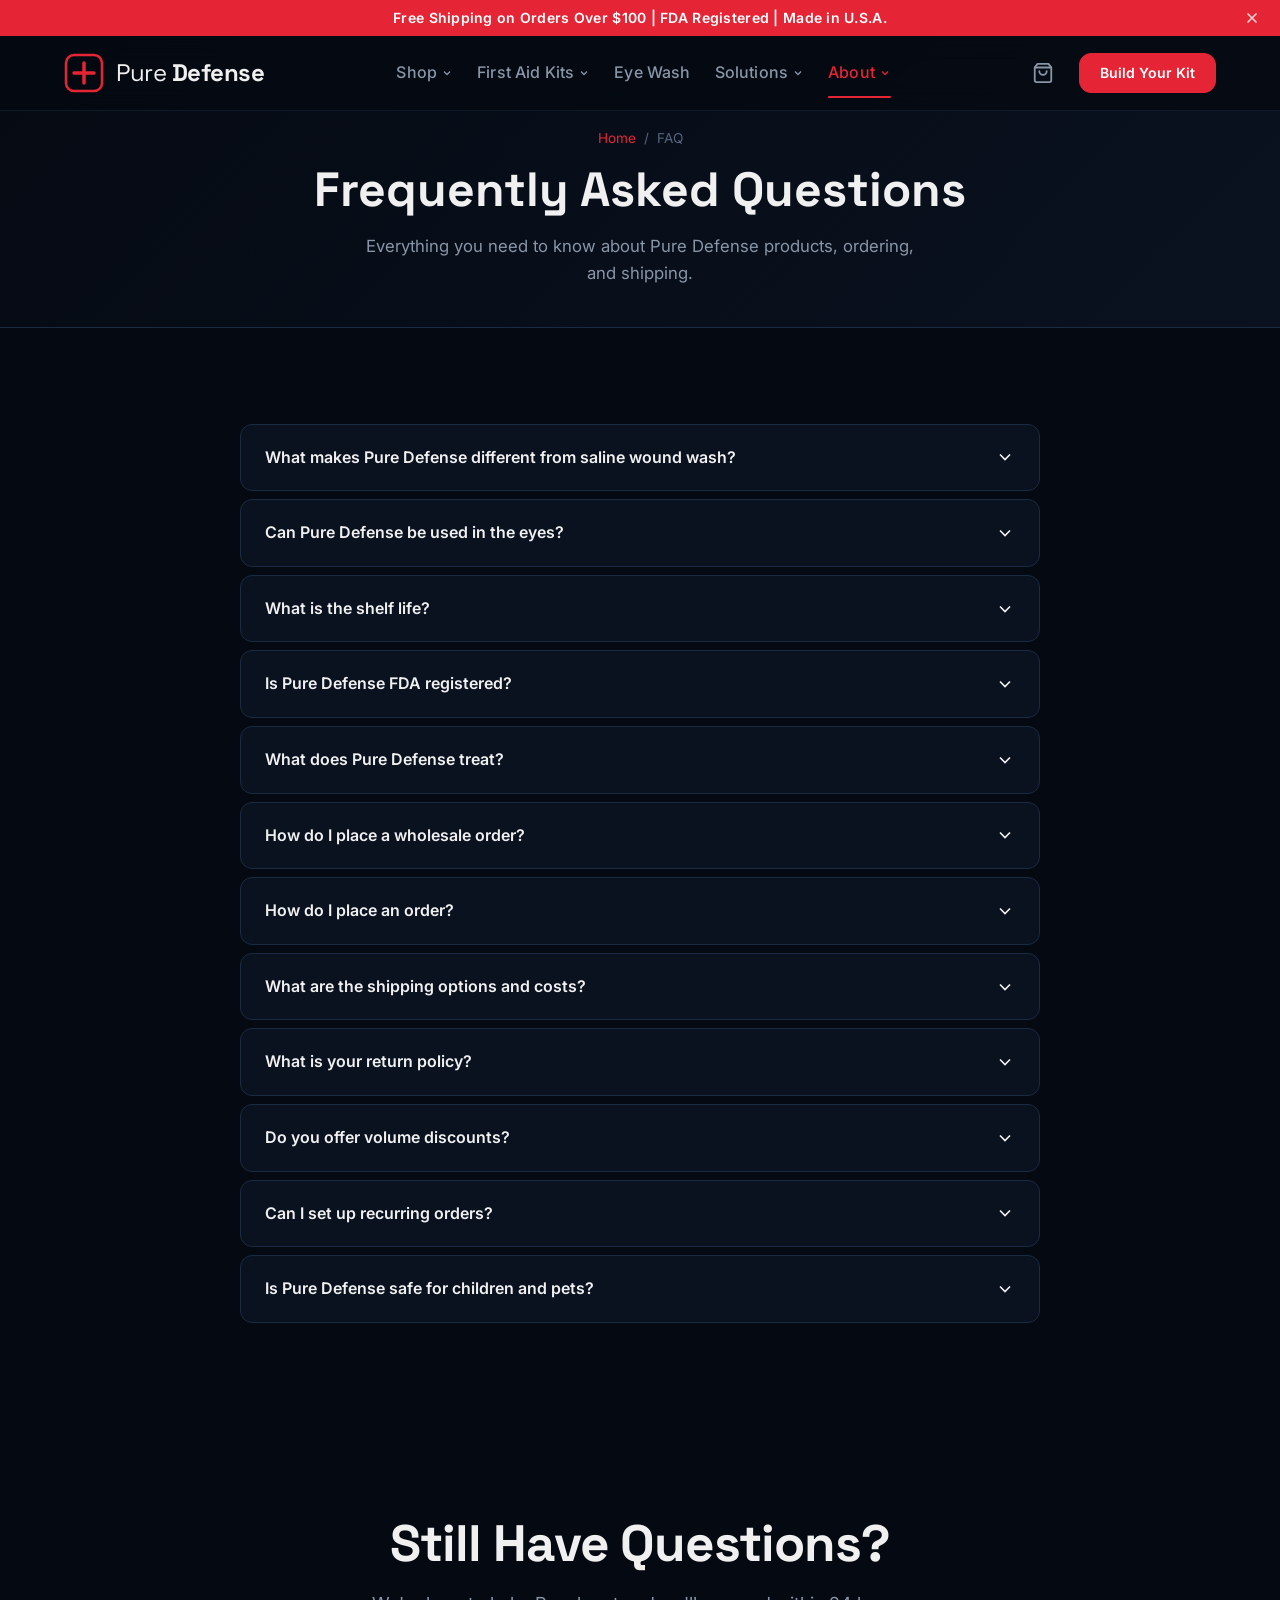
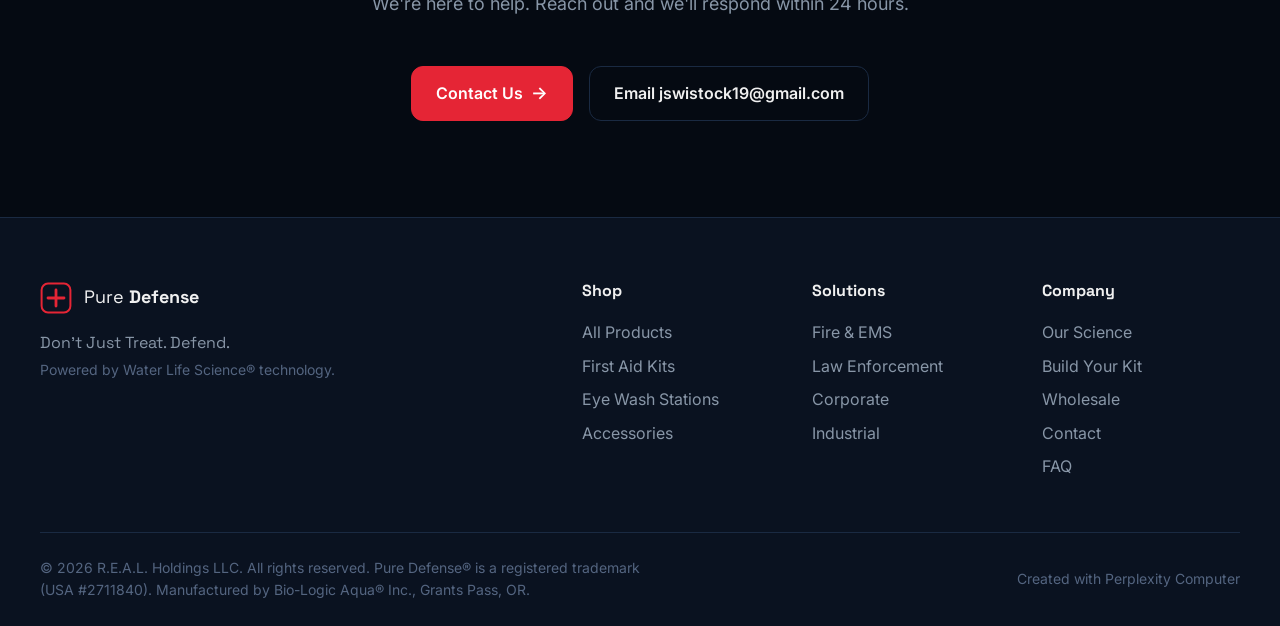
<file: faq.html>
<!DOCTYPE html>
<html lang="en" data-theme="dark">
<head>
<!--
   ______                            __
  / ____/___  ____ ___  ____  __  __/ /____  _____
 / /   / __ \/ __ `__ \/ __ \/ / / / __/ _ \/ ___/
/ /___/ /_/ / / / / / / /_/ / /_/ / /_/  __/ /
\____/\____/_/ /_/ /_/ .___/\__,_/\__/\___/_/
                    /_/
        Created with Perplexity Computer
        https://www.perplexity.ai/computer
-->
<meta name="generator" content="Perplexity Computer">
<meta name="author" content="Perplexity Computer">
<meta property="og:see_also" content="https://www.perplexity.ai/computer">
<link rel="author" href="https://www.perplexity.ai/computer">

<meta charset="UTF-8">
<meta name="viewport" content="width=device-width, initial-scale=1.0">
<title>FAQ — Pure Defense First Aid</title>
<meta name="description" content="Frequently asked questions about Pure Defense sterile wash. Learn about ingredients, shelf life, FDA registration, ordering, shipping, and returns.">
<link rel="preconnect" href="https://fonts.googleapis.com">
<link rel="preconnect" href="https://fonts.gstatic.com" crossorigin>
<link href="https://fonts.googleapis.com/css2?family=Inter:wght@300;400;500;600;700;800&family=Space+Grotesk:wght@400;500;600;700&display=swap" rel="stylesheet">
<link rel="stylesheet" href="./base.css">
<link rel="stylesheet" href="./style.css">

</head>
<body data-page="faq">

<!-- ===== ANNOUNCEMENT BAR ===== -->
<div class="announcement-bar" id="announcementBar">
  <div class="announcement-inner">
    <span>Free Shipping on Orders Over $100 | FDA Registered | Made in U.S.A.</span>
  </div>
  <button class="announcement-close" id="announcementClose" aria-label="Close announcement">
    <svg width="16" height="16" viewBox="0 0 24 24" fill="none" stroke="currentColor" stroke-width="2.5" stroke-linecap="round"><path d="M18 6L6 18M6 6l12 12"/></svg>
  </button>
</div>

<!-- ===== NAVIGATION ===== -->
<nav class="nav" id="nav">
  <div class="nav-inner">
    <a href="index.html" class="nav-logo" aria-label="Pure Defense Home">
      <svg class="logo-icon" viewBox="0 0 40 40" width="40" height="40" fill="none">
        <rect x="2" y="2" width="36" height="36" rx="8" stroke="#e52535" stroke-width="2.5"/>
        <path d="M20 10v20M10 20h20" stroke="#e52535" stroke-width="3.5" stroke-linecap="round"/>
      </svg>
      <span class="logo-text">Pure <strong>Defense</strong></span>
    </a>

    <div class="nav-links" id="navLinks">
      <!-- Shop Dropdown -->
      <div class="nav-dropdown-parent" data-dropdown="shop">
        <button class="nav-link-btn" aria-expanded="false" aria-haspopup="true">Shop <svg class="dropdown-chevron" width="12" height="12" viewBox="0 0 24 24" fill="none" stroke="currentColor" stroke-width="2.5"><polyline points="6 9 12 15 18 9"/></svg></button>
        <div class="mega-dropdown mega-dropdown--shop" id="dropdownShop">
          <div class="mega-dropdown-inner">
            <div class="mega-col">
              <h5 class="mega-col-title">Cans</h5>
              <a href="shop.html" class="mega-item">
                <img src="./assets/img-1oz-can.png" alt="" class="mega-thumb" loading="lazy">
                <div class="mega-item-info"><span class="mega-item-name">Pure Defense 1oz</span><span class="mega-item-price">$8.95</span></div>
              </a>
              <a href="shop.html" class="mega-item">
                <img src="./assets/img-3oz-can.png" alt="" class="mega-thumb" loading="lazy">
                <div class="mega-item-info"><span class="mega-item-name">Pure Defense 3oz</span><span class="mega-item-price">$12.95</span></div>
              </a>
              <a href="shop.html" class="mega-item">
                <img src="./assets/img-7oz-can.png" alt="" class="mega-thumb" loading="lazy">
                <div class="mega-item-info"><span class="mega-item-name">Pure Defense 7oz</span><span class="mega-item-price">$14.95</span></div>
              </a>
              <a href="shop.html" class="mega-item">
                <img src="./assets/img-7oz-can.png" alt="" class="mega-thumb" loading="lazy">
                <div class="mega-item-info"><span class="mega-item-name">Twin Pack</span><span class="mega-item-price">$24.95</span></div>
              </a>
            </div>
            <div class="mega-col">
              <h5 class="mega-col-title">Cases &amp; Bulk</h5>
              <a href="shop.html" class="mega-item">
                <img src="./assets/img-bulk-case.png" alt="" class="mega-thumb" loading="lazy">
                <div class="mega-item-info"><span class="mega-item-name">1oz Case (344)</span><span class="mega-item-price">$2,399</span></div>
              </a>
              <a href="shop.html" class="mega-item">
                <img src="./assets/img-bulk-case.png" alt="" class="mega-thumb" loading="lazy">
                <div class="mega-item-info"><span class="mega-item-name">3oz Case (144)</span><span class="mega-item-price">$1,499</span></div>
              </a>
              <a href="shop.html" class="mega-item">
                <img src="./assets/img-bulk-case.png" alt="" class="mega-thumb" loading="lazy">
                <div class="mega-item-info"><span class="mega-item-name">7oz Case (70)</span><span class="mega-item-price">$849</span></div>
              </a>
            </div>
            <div class="mega-col">
              <h5 class="mega-col-title">First Aid Supplies</h5>
              <a href="shop.html" class="mega-item">
                <img src="./assets/img-supplies-pack.png" alt="" class="mega-thumb" loading="lazy">
                <div class="mega-item-info"><span class="mega-item-name">Wound Care Refill</span><span class="mega-item-price">$29.95</span></div>
              </a>
              <a href="shop.html" class="mega-item">
                <img src="./assets/img-trauma-kit.png" alt="" class="mega-thumb" loading="lazy">
                <div class="mega-item-info"><span class="mega-item-name">Trauma Response Pack</span><span class="mega-item-price">$79.95</span></div>
              </a>
              <a href="shop.html" class="mega-item">
                <img src="./assets/img-narcan-kit.png" alt="" class="mega-thumb" loading="lazy">
                <div class="mega-item-info"><span class="mega-item-name">Overdose Response Kit</span><span class="mega-item-price">$89.95</span></div>
              </a>
              <a href="shop.html" class="mega-item">
                <img src="./assets/img-med-pack.png" alt="" class="mega-thumb" loading="lazy">
                <div class="mega-item-info"><span class="mega-item-name">OTC Medication Pack</span><span class="mega-item-price">$19.95</span></div>
              </a>
            </div>
            <div class="mega-col">
              <h5 class="mega-col-title">Accessories</h5>
              <a href="shop.html" class="mega-item">
                <img src="./assets/img-dispenser.png" alt="" class="mega-thumb" loading="lazy">
                <div class="mega-item-info"><span class="mega-item-name">Magazine Dispenser</span><span class="mega-item-price">$349.95</span></div>
              </a>
              <a href="shop.html" class="mega-item">
                <img src="./assets/img-twin-station.png" alt="" class="mega-thumb" loading="lazy">
                <div class="mega-item-info"><span class="mega-item-name">Twin Station</span><span class="mega-item-price">$59.95</span></div>
              </a>
              <a href="shop.html" class="mega-item">
                <img src="./assets/img-wall-mount.png" alt="" class="mega-thumb" loading="lazy">
                <div class="mega-item-info"><span class="mega-item-name">Wall Mount</span><span class="mega-item-price">$12.95</span></div>
              </a>
              <a href="shop.html" class="mega-item">
                <img src="./assets/img-carry-bag.png" alt="" class="mega-thumb" loading="lazy">
                <div class="mega-item-info"><span class="mega-item-name">Carry Bags</span><span class="mega-item-price">from $64.95</span></div>
              </a>
              <a href="shop.html" class="mega-item">
                <img src="./assets/img-holster.png" alt="" class="mega-thumb" loading="lazy">
                <div class="mega-item-info"><span class="mega-item-name">Belt Holster</span><span class="mega-item-price">$18.95</span></div>
              </a>
            </div>
          </div>
          <div class="mega-footer">
            <a href="shop.html" class="mega-footer-link">View All Products <span class="arrow">→</span></a>
          </div>
        </div>
      </div>

      <!-- First Aid Kits Dropdown -->
      <div class="nav-dropdown-parent" data-dropdown="kits">
        <button class="nav-link-btn" aria-expanded="false" aria-haspopup="true">First Aid Kits <svg class="dropdown-chevron" width="12" height="12" viewBox="0 0 24 24" fill="none" stroke="currentColor" stroke-width="2.5"><polyline points="6 9 12 15 18 9"/></svg></button>
        <div class="mega-dropdown mega-dropdown--kits" id="dropdownKits">
          <div class="mega-dropdown-inner mega-kits-grid">
            <a href="kits.html" class="mega-kit-card">
              <div class="mega-kit-img"><img src="./assets/img-first-aid-kit.png" alt="Base Kit" loading="lazy"></div>
              <h5 class="mega-kit-name">Base Kit</h5>
              <span class="mega-kit-price">$199</span>
              <span class="mega-kit-tag">Starter essentials</span>
            </a>
            <a href="kits.html" class="mega-kit-card mega-kit-card--featured">
              <span class="mega-kit-badge">Most Popular</span>
              <div class="mega-kit-img"><img src="./assets/img-first-aid-kit.png" alt="Pro Kit" loading="lazy"></div>
              <h5 class="mega-kit-name">Pro Kit</h5>
              <span class="mega-kit-price">$299</span>
              <span class="mega-kit-tag">Most popular</span>
            </a>
            <a href="kits.html" class="mega-kit-card">
              <div class="mega-kit-img"><img src="./assets/img-first-aid-kit.png" alt="Tactical Kit" loading="lazy"></div>
              <h5 class="mega-kit-name">Tactical Kit</h5>
              <span class="mega-kit-price">$399</span>
              <span class="mega-kit-tag">Tactical trauma</span>
            </a>
            <a href="kits.html" class="mega-kit-card">
              <div class="mega-kit-img"><img src="./assets/img-first-aid-kit.png" alt="Fully Loaded" loading="lazy"></div>
              <h5 class="mega-kit-name">Fully Loaded</h5>
              <span class="mega-kit-price">$499</span>
              <span class="mega-kit-tag">Complete with Narcan</span>
            </a>
          </div>
          <div class="mega-footer">
            <a href="kits.html#configurator" class="mega-footer-link">Build Your Custom Kit <span class="arrow">→</span></a>
          </div>
        </div>
      </div>

      <!-- Eye Wash (simple link) -->
      <a href="eyewash.html" class="nav-link-single">Eye Wash</a>

      <!-- Solutions Dropdown -->
      <div class="nav-dropdown-parent" data-dropdown="solutions">
        <button class="nav-link-btn" aria-expanded="false" aria-haspopup="true">Solutions <svg class="dropdown-chevron" width="12" height="12" viewBox="0 0 24 24" fill="none" stroke="currentColor" stroke-width="2.5"><polyline points="6 9 12 15 18 9"/></svg></button>
        <div class="mega-dropdown mega-dropdown--solutions" id="dropdownSolutions">
          <div class="mega-dropdown-inner mega-solutions-grid">
            <a href="fire-ems.html" class="mega-solution-card">
              <div class="mega-solution-icon"><svg width="24" height="24" viewBox="0 0 24 24" fill="none" stroke="currentColor" stroke-width="2"><path d="M20.84 4.61a5.5 5.5 0 00-7.78 0L12 5.67l-1.06-1.06a5.5 5.5 0 00-7.78 7.78l1.06 1.06L12 21.23l7.78-7.78 1.06-1.06a5.5 5.5 0 000-7.78z"/></svg></div>
              <h5>Fire &amp; EMS</h5>
              <span>Apparatus kits &amp; carry bags</span>
            </a>
            <a href="law-enforcement.html" class="mega-solution-card">
              <div class="mega-solution-icon"><svg width="24" height="24" viewBox="0 0 24 24" fill="none" stroke="currentColor" stroke-width="2"><path d="M12 22s8-4 8-10V5l-8-3-8 3v7c0 6 8 10 8 10z"/></svg></div>
              <h5>Law Enforcement</h5>
              <span>Holsters &amp; vehicle mounts</span>
            </a>
            <a href="houses-of-worship.html" class="mega-solution-card">
              <div class="mega-solution-icon"><svg width="24" height="24" viewBox="0 0 24 24" fill="none" stroke="currentColor" stroke-width="2"><path d="M3 9l9-7 9 7v11a2 2 0 01-2 2H5a2 2 0 01-2-2z"/><polyline points="9 22 9 12 15 12 15 22"/></svg></div>
              <h5>Houses of Worship</h5>
              <span>Safety stations &amp; event kits</span>
            </a>
            <a href="corporate.html" class="mega-solution-card">
              <div class="mega-solution-icon"><svg width="24" height="24" viewBox="0 0 24 24" fill="none" stroke="currentColor" stroke-width="2"><rect x="2" y="3" width="20" height="14" rx="2"/><path d="M8 21h8M12 17v4"/></svg></div>
              <h5>Corporate &amp; Office</h5>
              <span>OSHA compliance packages</span>
            </a>
            <a href="industrial.html" class="mega-solution-card">
              <div class="mega-solution-icon"><svg width="24" height="24" viewBox="0 0 24 24" fill="none" stroke="currentColor" stroke-width="2"><rect x="2" y="7" width="20" height="15" rx="2"/><path d="M16 7V5a4 4 0 00-8 0v2"/></svg></div>
              <h5>Industrial</h5>
              <span>Eye wash &amp; chemical exposure</span>
            </a>
          </div>
        </div>
      </div>

      <!-- About Dropdown -->
      <div class="nav-dropdown-parent" data-dropdown="about">
        <button class="nav-link-btn" aria-expanded="false" aria-haspopup="true">About <svg class="dropdown-chevron" width="12" height="12" viewBox="0 0 24 24" fill="none" stroke="currentColor" stroke-width="2.5"><polyline points="6 9 12 15 18 9"/></svg></button>
        <div class="mega-dropdown mega-dropdown--about" id="dropdownAbout">
          <div class="mega-dropdown-inner mega-about-grid">
            <div class="mega-about-col">
              <a href="about.html" class="mega-about-link">Our Science</a>
              <a href="about.html" class="mega-about-link">How It Works</a>
              <a href="faq.html" class="mega-about-link">FAQ</a>
            </div>
            <div class="mega-about-col">
              <a href="contact.html" class="mega-about-link">Contact</a>
              <a href="solutions.html" class="mega-about-link">Wholesale Info</a>
            </div>
          </div>
        </div>
      </div>
    </div>

    <div class="nav-actions">
      <button class="cart-icon-btn" id="cartIconBtn" aria-label="Open cart">
        <svg width="22" height="22" viewBox="0 0 24 24" fill="none" stroke="currentColor" stroke-width="2" stroke-linecap="round" stroke-linejoin="round"><path d="M6 2L3 6v14a2 2 0 002 2h14a2 2 0 002-2V6l-3-4z"/><line x1="3" y1="6" x2="21" y2="6"/><path d="M16 10a4 4 0 01-8 0"/></svg>
        <span class="cart-badge" id="cartBadge"></span>
      </button>
      <a href="kits.html#configurator" class="btn btn-primary btn-sm nav-cta-btn">Build Your Kit</a>
      <button class="mobile-menu-btn" id="mobileMenuBtn" aria-label="Toggle menu">
        <svg width="24" height="24" viewBox="0 0 24 24" fill="none" stroke="currentColor" stroke-width="2" stroke-linecap="round"><path d="M3 12h18M3 6h18M3 18h18"/></svg>
      </button>
    </div>
  </div>
</nav>

<!-- ===== MOBILE MENU OVERLAY ===== -->
<div class="mobile-menu-overlay" id="mobileMenuOverlay">
  <div class="mobile-menu-panel" id="mobileMenuPanel">
    <div class="mobile-menu-header">
      <span class="logo-text">Pure <strong>Defense</strong></span>
      <button class="mobile-menu-close" id="mobileMenuClose" aria-label="Close menu">
        <svg width="24" height="24" viewBox="0 0 24 24" fill="none" stroke="currentColor" stroke-width="2" stroke-linecap="round"><path d="M18 6L6 18M6 6l12 12"/></svg>
      </button>
    </div>
    <div class="mobile-menu-body">
      <!-- Shop Accordion -->
      <div class="mobile-accordion">
        <button class="mobile-accordion-toggle" aria-expanded="false">Shop <svg width="16" height="16" viewBox="0 0 24 24" fill="none" stroke="currentColor" stroke-width="2.5"><polyline points="6 9 12 15 18 9"/></svg></button>
        <div class="mobile-accordion-panel">
          <h6 class="mobile-acc-heading">Cans</h6>
          <a href="shop.html" class="mobile-mega-item"><img src="./assets/img-1oz-can.png" alt="" class="mobile-mega-thumb"><span>Pure Defense 1oz — $8.95</span></a>
          <a href="shop.html" class="mobile-mega-item"><img src="./assets/img-3oz-can.png" alt="" class="mobile-mega-thumb"><span>Pure Defense 3oz — $12.95</span></a>
          <a href="shop.html" class="mobile-mega-item"><img src="./assets/img-7oz-can.png" alt="" class="mobile-mega-thumb"><span>Pure Defense 7oz — $14.95</span></a>
          <a href="shop.html" class="mobile-mega-item"><img src="./assets/img-7oz-can.png" alt="" class="mobile-mega-thumb"><span>Twin Pack — $24.95</span></a>
          <h6 class="mobile-acc-heading">Cases &amp; Bulk</h6>
          <a href="shop.html" class="mobile-mega-item"><img src="./assets/img-bulk-case.png" alt="" class="mobile-mega-thumb"><span>1oz Case (344) — $2,399</span></a>
          <a href="shop.html" class="mobile-mega-item"><img src="./assets/img-bulk-case.png" alt="" class="mobile-mega-thumb"><span>3oz Case (144) — $1,499</span></a>
          <a href="shop.html" class="mobile-mega-item"><img src="./assets/img-bulk-case.png" alt="" class="mobile-mega-thumb"><span>7oz Case (70) — $849</span></a>
          <h6 class="mobile-acc-heading">First Aid Supplies</h6>
          <a href="shop.html" class="mobile-mega-item"><img src="./assets/img-supplies-pack.png" alt="" class="mobile-mega-thumb"><span>Wound Care Refill — $29.95</span></a>
          <a href="shop.html" class="mobile-mega-item"><img src="./assets/img-trauma-kit.png" alt="" class="mobile-mega-thumb"><span>Trauma Response — $79.95</span></a>
          <a href="shop.html" class="mobile-mega-item"><img src="./assets/img-narcan-kit.png" alt="" class="mobile-mega-thumb"><span>Overdose Response Kit — $89.95</span></a>
          <a href="shop.html" class="mobile-mega-item"><img src="./assets/img-med-pack.png" alt="" class="mobile-mega-thumb"><span>OTC Medication Pack — $19.95</span></a>
          <h6 class="mobile-acc-heading">Accessories</h6>
          <a href="shop.html" class="mobile-mega-item"><img src="./assets/img-dispenser.png" alt="" class="mobile-mega-thumb"><span>Magazine Dispenser — $349.95</span></a>
          <a href="shop.html" class="mobile-mega-item"><img src="./assets/img-twin-station.png" alt="" class="mobile-mega-thumb"><span>Twin Station — $59.95</span></a>
          <a href="shop.html" class="mobile-mega-item"><img src="./assets/img-wall-mount.png" alt="" class="mobile-mega-thumb"><span>Wall Mount — $12.95</span></a>
          <a href="shop.html" class="mobile-mega-item"><img src="./assets/img-carry-bag.png" alt="" class="mobile-mega-thumb"><span>Carry Bags — from $64.95</span></a>
          <a href="shop.html" class="mobile-mega-item"><img src="./assets/img-holster.png" alt="" class="mobile-mega-thumb"><span>Belt Holster — $18.95</span></a>
          <a href="shop.html" class="mobile-mega-viewall">View All Products →</a>
        </div>
      </div>
      <!-- First Aid Kits Accordion -->
      <div class="mobile-accordion">
        <button class="mobile-accordion-toggle" aria-expanded="false">First Aid Kits <svg width="16" height="16" viewBox="0 0 24 24" fill="none" stroke="currentColor" stroke-width="2.5"><polyline points="6 9 12 15 18 9"/></svg></button>
        <div class="mobile-accordion-panel">
          <a href="kits.html" class="mobile-mega-item"><img src="./assets/img-first-aid-kit.png" alt="" class="mobile-mega-thumb"><span>Base Kit — $199</span></a>
          <a href="kits.html" class="mobile-mega-item"><img src="./assets/img-first-aid-kit.png" alt="" class="mobile-mega-thumb"><span>Pro Kit — $299</span></a>
          <a href="kits.html" class="mobile-mega-item"><img src="./assets/img-first-aid-kit.png" alt="" class="mobile-mega-thumb"><span>Tactical Kit — $399</span></a>
          <a href="kits.html" class="mobile-mega-item"><img src="./assets/img-first-aid-kit.png" alt="" class="mobile-mega-thumb"><span>Fully Loaded — $499</span></a>
          <a href="kits.html#configurator" class="mobile-mega-viewall">Build Your Custom Kit →</a>
        </div>
      </div>
      <!-- Eye Wash -->
      <a href="eyewash.html" class="mobile-menu-link">Eye Wash</a>
      <!-- Solutions Accordion -->
      <div class="mobile-accordion">
        <button class="mobile-accordion-toggle" aria-expanded="false">Solutions <svg width="16" height="16" viewBox="0 0 24 24" fill="none" stroke="currentColor" stroke-width="2.5"><polyline points="6 9 12 15 18 9"/></svg></button>
        <div class="mobile-accordion-panel">
          <a href="fire-ems.html" class="mobile-mega-item"><span>Fire &amp; EMS</span></a>
          <a href="law-enforcement.html" class="mobile-mega-item"><span>Law Enforcement</span></a>
          <a href="houses-of-worship.html" class="mobile-mega-item"><span>Houses of Worship</span></a>
          <a href="corporate.html" class="mobile-mega-item"><span>Corporate &amp; Office</span></a>
          <a href="industrial.html" class="mobile-mega-item"><span>Industrial</span></a>
        </div>
      </div>
      <!-- About Accordion -->
      <div class="mobile-accordion">
        <button class="mobile-accordion-toggle" aria-expanded="false">About <svg width="16" height="16" viewBox="0 0 24 24" fill="none" stroke="currentColor" stroke-width="2.5"><polyline points="6 9 12 15 18 9"/></svg></button>
        <div class="mobile-accordion-panel">
          <a href="about.html" class="mobile-mega-item"><span>Our Science</span></a>
          <a href="about.html" class="mobile-mega-item"><span>How It Works</span></a>
          <a href="faq.html" class="mobile-mega-item"><span>FAQ</span></a>
          <a href="contact.html" class="mobile-mega-item"><span>Contact</span></a>
          <a href="solutions.html" class="mobile-mega-item"><span>Wholesale Info</span></a>
        </div>
      </div>
    </div>
    <div class="mobile-menu-footer">
      <a href="kits.html#configurator" class="btn btn-primary btn-full">Build Your Kit</a>
    </div>
  </div>
</div>

<!-- ===== PAGE HEADER ===== -->
<section class="page-header" id="hero">
  <div class="page-header-inner">
    <nav class="breadcrumb"><a href="index.html">Home</a> <span>/</span> <span>FAQ</span></nav>
    <h1 class="page-header-title">Frequently Asked Questions</h1>
    <p class="page-header-sub">Everything you need to know about Pure Defense products, ordering, and shipping.</p>
  </div>
</section>

<!-- ===== FAQ ===== -->
<section class="section" id="faq">
  <div class="section-inner">

    <div class="faq-list">
      <div class="faq-item">
        <button class="faq-q" aria-expanded="false">What makes Pure Defense different from saline wound wash?<svg width="20" height="20" viewBox="0 0 24 24" fill="none" stroke="currentColor" stroke-width="2"><polyline points="6 9 12 15 18 9"/></svg></button>
        <div class="faq-a"><p>Pure Defense is 100% natural sterile water — no saline, no formulated ingredients, no chemicals. It will not burn or sting on open wounds, in the eyes, or on mucous membranes. Standard wound washes contain saline and preservatives that can cause irritation.</p></div>
      </div>
      <div class="faq-item">
        <button class="faq-q" aria-expanded="false">Can Pure Defense be used in the eyes?<svg width="20" height="20" viewBox="0 0 24 24" fill="none" stroke="currentColor" stroke-width="2"><polyline points="6 9 12 15 18 9"/></svg></button>
        <div class="faq-a"><p>Yes. Pure Defense is safe for use as an emergency eye irrigant. Hold the can 8-12 inches from the face and aim water into and around the eye. Continue flushing until all irritants are removed. If solid particles remain, cover with a sterile pad and seek medical attention.</p></div>
      </div>
      <div class="faq-item">
        <button class="faq-q" aria-expanded="false">What is the shelf life?<svg width="20" height="20" viewBox="0 0 24 24" fill="none" stroke="currentColor" stroke-width="2"><polyline points="6 9 12 15 18 9"/></svg></button>
        <div class="faq-a"><p>Pure Defense has a 4-year sterile shelf life from the date of manufacture. The pressurized container maintains sterility throughout its entire shelf life without preservatives.</p></div>
      </div>
      <div class="faq-item">
        <button class="faq-q" aria-expanded="false">Is Pure Defense FDA registered?<svg width="20" height="20" viewBox="0 0 24 24" fill="none" stroke="currentColor" stroke-width="2"><polyline points="6 9 12 15 18 9"/></svg></button>
        <div class="faq-a"><p>Pure Defense is manufactured in an FDA-registered facility (Global Marketing/Licensing Bio-Logic Aqua® Inc.) in Grants Pass, Oregon with current FDA product and packaging facility registration and FDA product export license.</p></div>
      </div>
      <div class="faq-item">
        <button class="faq-q" aria-expanded="false">What does Pure Defense treat?<svg width="20" height="20" viewBox="0 0 24 24" fill="none" stroke="currentColor" stroke-width="2"><polyline points="6 9 12 15 18 9"/></svg></button>
        <div class="faq-a"><p>Pure Defense is used as a first aid skin wash (wound cleansing, burns, skin irritation) and emergency eye irrigant. It can lessen skin and eye irritation from gasoline, tear gas, OC pepper spray, and other chemicals. After cleansing, barrier moisturizing ointment may be applied.</p></div>
      </div>
      <div class="faq-item">
        <button class="faq-q" aria-expanded="false">How do I place a wholesale order?<svg width="20" height="20" viewBox="0 0 24 24" fill="none" stroke="currentColor" stroke-width="2"><polyline points="6 9 12 15 18 9"/></svg></button>
        <div class="faq-a"><p>Contact us through the form below or email directly. R.E.A.L. Holdings is the exclusive global distributor. We offer case pricing, recurring order agreements, and territory distribution arrangements for qualified partners.</p></div>
      </div>
      <div class="faq-item">
        <button class="faq-q" aria-expanded="false">How do I place an order?<svg width="20" height="20" viewBox="0 0 24 24" fill="none" stroke="currentColor" stroke-width="2"><polyline points="6 9 12 15 18 9"/></svg></button>
        <div class="faq-a"><p>You can order directly through our website by adding items to your cart and completing checkout. For bulk or wholesale orders, contact us directly at jswistock19@gmail.com or use our contact form. We'll respond within 24 hours.</p></div>
      </div>
      <div class="faq-item">
        <button class="faq-q" aria-expanded="false">What are the shipping options and costs?<svg width="20" height="20" viewBox="0 0 24 24" fill="none" stroke="currentColor" stroke-width="2"><polyline points="6 9 12 15 18 9"/></svg></button>
        <div class="faq-a"><p>Standard shipping is $9.95 flat rate for orders under $100. Orders over $100 qualify for free shipping. Bulk case orders always ship free. Most orders ship within 2-3 business days and arrive within 5-7 business days via ground shipping.</p></div>
      </div>
      <div class="faq-item">
        <button class="faq-q" aria-expanded="false">What is your return policy?<svg width="20" height="20" viewBox="0 0 24 24" fill="none" stroke="currentColor" stroke-width="2"><polyline points="6 9 12 15 18 9"/></svg></button>
        <div class="faq-a"><p>We accept returns of unopened, undamaged products within 30 days of delivery. Contact us at jswistock19@gmail.com with your order number to initiate a return. Opened or used products cannot be returned due to sterility requirements. Defective products are replaced at no cost.</p></div>
      </div>
      <div class="faq-item">
        <button class="faq-q" aria-expanded="false">Do you offer volume discounts?<svg width="20" height="20" viewBox="0 0 24 24" fill="none" stroke="currentColor" stroke-width="2"><polyline points="6 9 12 15 18 9"/></svg></button>
        <div class="faq-a"><p>Yes. Case pricing offers significant per-unit savings (e.g., 1oz cases at $6.99/unit vs. $8.95 retail). For orders of 10+ cases or institutional packages, we offer additional volume discounts. Contact us for a custom quote.</p></div>
      </div>
      <div class="faq-item">
        <button class="faq-q" aria-expanded="false">Can I set up recurring orders?<svg width="20" height="20" viewBox="0 0 24 24" fill="none" stroke="currentColor" stroke-width="2"><polyline points="6 9 12 15 18 9"/></svg></button>
        <div class="faq-a"><p>Yes. We offer recurring order agreements for organizations that need regular restocking. This is popular with fire departments, law enforcement agencies, and corporate safety programs. Contact us to set up an automatic replenishment schedule.</p></div>
      </div>
      <div class="faq-item">
        <button class="faq-q" aria-expanded="false">Is Pure Defense safe for children and pets?<svg width="20" height="20" viewBox="0 0 24 24" fill="none" stroke="currentColor" stroke-width="2"><polyline points="6 9 12 15 18 9"/></svg></button>
        <div class="faq-a"><p>Pure Defense is 100% natural sterile water with no chemicals, saline, or preservatives. It is safe for use on all skin types, including children and sensitive skin. As with any first aid product, seek veterinary advice for animal use and medical attention for serious injuries.</p></div>
      </div>
    </div>
  </div>
</section>

<!-- ===== STILL HAVE QUESTIONS CTA ===== -->
<section class="section">
  <div class="section-inner" style="text-align: center;">
    <h2 class="section-title">Still Have Questions?</h2>
    <p class="section-sub">We're here to help. Reach out and we'll respond within 24 hours.</p>
    <div style="display: flex; gap: var(--space-4); justify-content: center; flex-wrap: wrap; margin-top: var(--space-6);">
      <a href="contact.html" class="btn btn-primary">Contact Us <span class="arrow">→</span></a>
      <a href="mailto:jswistock19@gmail.com" class="btn btn-ghost">Email jswistock19@gmail.com</a>
    </div>
  </div>
</section>

<!-- ===== FOOTER ===== -->
<footer class="footer">
  <div class="footer-inner">
    <div class="footer-brand">
      <div class="footer-logo">
        <svg viewBox="0 0 40 40" width="32" height="32" fill="none">
          <rect x="2" y="2" width="36" height="36" rx="8" stroke="#e52535" stroke-width="2.5"/>
          <path d="M20 10v20M10 20h20" stroke="#e52535" stroke-width="3.5" stroke-linecap="round"/>
        </svg>
        <span class="logo-text-sm">Pure <strong>Defense</strong></span>
      </div>
      <p class="footer-tagline">Don't Just Treat. Defend.</p>
      <p class="footer-sub">Powered by Water Life Science® technology.</p>
    </div>
    <div class="footer-links">
      <div class="footer-col">
        <h4>Shop</h4>
        <a href="shop.html">All Products</a>
        <a href="kits.html">First Aid Kits</a>
        <a href="eyewash.html">Eye Wash Stations</a>
        <a href="shop.html">Accessories</a>
      </div>
      <div class="footer-col">
        <h4>Solutions</h4>
        <a href="fire-ems.html">Fire &amp; EMS</a>
        <a href="law-enforcement.html">Law Enforcement</a>
        <a href="corporate.html">Corporate</a>
        <a href="industrial.html">Industrial</a>
      </div>
      <div class="footer-col">
        <h4>Company</h4>
        <a href="about.html">Our Science</a>
        <a href="kits.html#configurator">Build Your Kit</a>
        <a href="solutions.html">Wholesale</a>
        <a href="contact.html">Contact</a>
        <a href="faq.html">FAQ</a>
      </div>
    </div>
  </div>
  <div class="footer-bottom">
    <p>© 2026 R.E.A.L. Holdings LLC. All rights reserved. Pure Defense® is a registered trademark (USA #2711840). Manufactured by Bio-Logic Aqua® Inc., Grants Pass, OR.</p>
    <a href="https://www.perplexity.ai/computer" target="_blank" rel="noopener noreferrer">Created with Perplexity Computer</a>
  </div>
</footer>

<!-- ===== STICKY MOBILE CTA ===== -->
<div class="sticky-cta" id="stickyCta">
  <a href="kits.html#configurator" class="btn btn-primary btn-full">Build Your Kit</a>
</div>

<!-- ===== CART OVERLAY & DRAWER ===== -->
<div class="cart-overlay" id="cartOverlay"></div>
<aside class="cart-drawer" id="cartDrawer">
  <div class="cart-drawer-header">
    <h3>Your Cart</h3>
    <button class="cart-close-btn" id="cartCloseBtn" aria-label="Close cart">
      <svg width="20" height="20" viewBox="0 0 24 24" fill="none" stroke="currentColor" stroke-width="2" stroke-linecap="round"><path d="M18 6L6 18M6 6l12 12"/></svg>
    </button>
  </div>
  <div class="cart-items" id="cartItems">
    <!-- Cart items rendered by JS -->
  </div>
  <div class="cart-empty" id="cartEmpty">
    <svg width="48" height="48" viewBox="0 0 24 24" fill="none" stroke="currentColor" stroke-width="1.5" stroke-linecap="round" stroke-linejoin="round"><path d="M6 2L3 6v14a2 2 0 002 2h14a2 2 0 002-2V6l-3-4z"/><line x1="3" y1="6" x2="21" y2="6"/><path d="M16 10a4 4 0 01-8 0"/></svg>
    <p>Your cart is empty</p>
    <button class="btn btn-ghost btn-sm" id="continueShopping">Continue Shopping</button>
  </div>
  <div class="cart-summary" id="cartSummary">
    <div class="cart-summary-row">
      <span>Subtotal</span>
      <span id="cartSubtotal">$0.00</span>
    </div>
    <div class="cart-summary-row cart-shipping-row">
      <span>Shipping</span>
      <span id="cartShipping">$9.95 flat rate</span>
    </div>
    <div class="cart-summary-row cart-total-row">
      <span>Total</span>
      <span id="cartTotal">$0.00</span>
    </div>
    <button class="btn btn-primary btn-full" id="checkoutBtn">Proceed to Checkout</button>
  </div>
</aside>

<!-- ===== CHECKOUT OVERLAY ===== -->
<div class="checkout-overlay" id="checkoutOverlay">
  <div class="checkout-container">
    <div class="checkout-header">
      <h2>Checkout</h2>
      <div class="checkout-steps-indicator" id="checkoutStepsIndicator">
        <span class="step-dot active" data-step="1">1</span>
        <span class="step-line"></span>
        <span class="step-dot" data-step="2">2</span>
        <span class="step-line"></span>
        <span class="step-dot" data-step="3">3</span>
        <span class="step-line"></span>
        <span class="step-dot" data-step="4">4</span>
      </div>
      <button class="checkout-close-btn" id="checkoutCloseBtn" aria-label="Close checkout">
        <svg width="20" height="20" viewBox="0 0 24 24" fill="none" stroke="currentColor" stroke-width="2" stroke-linecap="round"><path d="M18 6L6 18M6 6l12 12"/></svg>
      </button>
    </div>

    <!-- Step 1: Shipping -->
    <div class="checkout-step active" id="checkoutStep1">
      <h3>Shipping Information</h3>
      <form class="checkout-form" id="shippingForm">
        <div class="form-row">
          <div class="form-group">
            <label for="shipName">Full Name *</label>
            <input type="text" id="shipName" required placeholder="John Doe">
            <span class="form-error" id="shipNameError"></span>
          </div>
          <div class="form-group">
            <label for="shipEmail">Email Address *</label>
            <input type="email" id="shipEmail" required placeholder="john@example.com">
            <span class="form-error" id="shipEmailError"></span>
          </div>
        </div>
        <div class="form-group">
          <label for="shipPhone">Phone Number *</label>
          <input type="tel" id="shipPhone" required placeholder="(555) 123-4567">
          <span class="form-error" id="shipPhoneError"></span>
        </div>
        <div class="form-group">
          <label for="shipAddress1">Address Line 1 *</label>
          <input type="text" id="shipAddress1" required placeholder="123 Main Street">
          <span class="form-error" id="shipAddress1Error"></span>
        </div>
        <div class="form-group">
          <label for="shipAddress2">Address Line 2</label>
          <input type="text" id="shipAddress2" placeholder="Apt, Suite, Unit (optional)">
        </div>
        <div class="form-row form-row-3">
          <div class="form-group">
            <label for="shipCity">City *</label>
            <input type="text" id="shipCity" required placeholder="City">
            <span class="form-error" id="shipCityError"></span>
          </div>
          <div class="form-group">
            <label for="shipState">State *</label>
            <select id="shipState" required>
              <option value="">Select...</option>
              <option value="AL">Alabama</option><option value="AK">Alaska</option><option value="AZ">Arizona</option><option value="AR">Arkansas</option>
              <option value="CA">California</option><option value="CO">Colorado</option><option value="CT">Connecticut</option><option value="DE">Delaware</option>
              <option value="FL">Florida</option><option value="GA">Georgia</option><option value="HI">Hawaii</option><option value="ID">Idaho</option>
              <option value="IL">Illinois</option><option value="IN">Indiana</option><option value="IA">Iowa</option><option value="KS">Kansas</option>
              <option value="KY">Kentucky</option><option value="LA">Louisiana</option><option value="ME">Maine</option><option value="MD">Maryland</option>
              <option value="MA">Massachusetts</option><option value="MI">Michigan</option><option value="MN">Minnesota</option><option value="MS">Mississippi</option>
              <option value="MO">Missouri</option><option value="MT">Montana</option><option value="NE">Nebraska</option><option value="NV">Nevada</option>
              <option value="NH">New Hampshire</option><option value="NJ">New Jersey</option><option value="NM">New Mexico</option><option value="NY">New York</option>
              <option value="NC">North Carolina</option><option value="ND">North Dakota</option><option value="OH">Ohio</option><option value="OK">Oklahoma</option>
              <option value="OR">Oregon</option><option value="PA">Pennsylvania</option><option value="RI">Rhode Island</option><option value="SC">South Carolina</option>
              <option value="SD">South Dakota</option><option value="TN">Tennessee</option><option value="TX">Texas</option><option value="UT">Utah</option>
              <option value="VT">Vermont</option><option value="VA">Virginia</option><option value="WA">Washington</option><option value="WV">West Virginia</option>
              <option value="WI">Wisconsin</option><option value="WY">Wyoming</option><option value="DC">District of Columbia</option>
            </select>
            <span class="form-error" id="shipStateError"></span>
          </div>
          <div class="form-group">
            <label for="shipZip">ZIP Code *</label>
            <input type="text" id="shipZip" required placeholder="12345" maxlength="10">
            <span class="form-error" id="shipZipError"></span>
          </div>
        </div>
        <button type="submit" class="btn btn-primary btn-full">Continue to Review</button>
      </form>
    </div>

    <!-- Step 2: Order Review -->
    <div class="checkout-step" id="checkoutStep2">
      <h3>Order Review</h3>
      <div class="review-items" id="reviewItems"></div>
      <div class="review-address" id="reviewAddress"></div>
      <div class="review-totals" id="reviewTotals"></div>
      <div class="review-actions">
        <button class="btn btn-ghost" id="editShippingBtn">Edit Shipping</button>
        <button class="btn btn-ghost" id="editCartBtn">Edit Cart</button>
        <button class="btn btn-primary" id="continueToPaymentBtn">Continue to Payment</button>
      </div>
    </div>

    <!-- Step 3: Payment Placeholder -->
    <div class="checkout-step" id="checkoutStep3">
      <h3>Payment</h3>
      <div class="payment-placeholder">
        <svg width="48" height="48" viewBox="0 0 24 24" fill="none" stroke="var(--color-accent)" stroke-width="1.5" stroke-linecap="round" stroke-linejoin="round">
          <rect x="1" y="4" width="22" height="16" rx="2" ry="2"/><line x1="1" y1="10" x2="23" y2="10"/>
        </svg>
        <p class="payment-message">Payment processing is being set up. To complete your order, please contact us directly.</p>
        <div class="payment-total">
          <span>Order Total:</span>
          <strong id="paymentTotal">$0.00</strong>
        </div>
      </div>
      <button class="btn btn-primary btn-full" id="placeOrderBtn">Place Order</button>
    </div>

    <!-- Step 4: Order Confirmation -->
    <div class="checkout-step" id="checkoutStep4">
      <div class="order-confirmation">
        <div class="confirmation-check">
          <svg width="64" height="64" viewBox="0 0 24 24" fill="none" stroke="#4ade80" stroke-width="2" stroke-linecap="round" stroke-linejoin="round"><path d="M22 11.08V12a10 10 0 11-5.93-9.14"/><polyline points="22 4 12 14.01 9 11.01"/></svg>
        </div>
        <h3>Thank you for your order!</h3>
        <p class="order-number" id="orderNumber"></p>
        <div class="confirmation-summary" id="confirmationSummary"></div>
        <div class="confirmation-address" id="confirmationAddress"></div>
        <p class="confirmation-note">We'll contact you to arrange payment and shipping.</p>
        <p class="confirmation-contact">Contact: <a href="mailto:jswistock19@gmail.com">jswistock19@gmail.com</a></p>
        <button class="btn btn-primary btn-full" id="continueShoppingBtn">Continue Shopping</button>
      </div>
    </div>
  </div>
</div>

<!-- ===== BACK TO TOP BUTTON ===== -->
<button class="back-to-top" id="backToTop" aria-label="Back to top">
  <svg width="20" height="20" viewBox="0 0 24 24" fill="none" stroke="currentColor" stroke-width="2.5" stroke-linecap="round" stroke-linejoin="round"><polyline points="18 15 12 9 6 15"/></svg>
</button>

<!-- ===== TOAST CONTAINER ===== -->
<div class="toast-container" id="toastContainer"></div>

<script src="./app.js" defer></script>
</body>
</html>
</file>
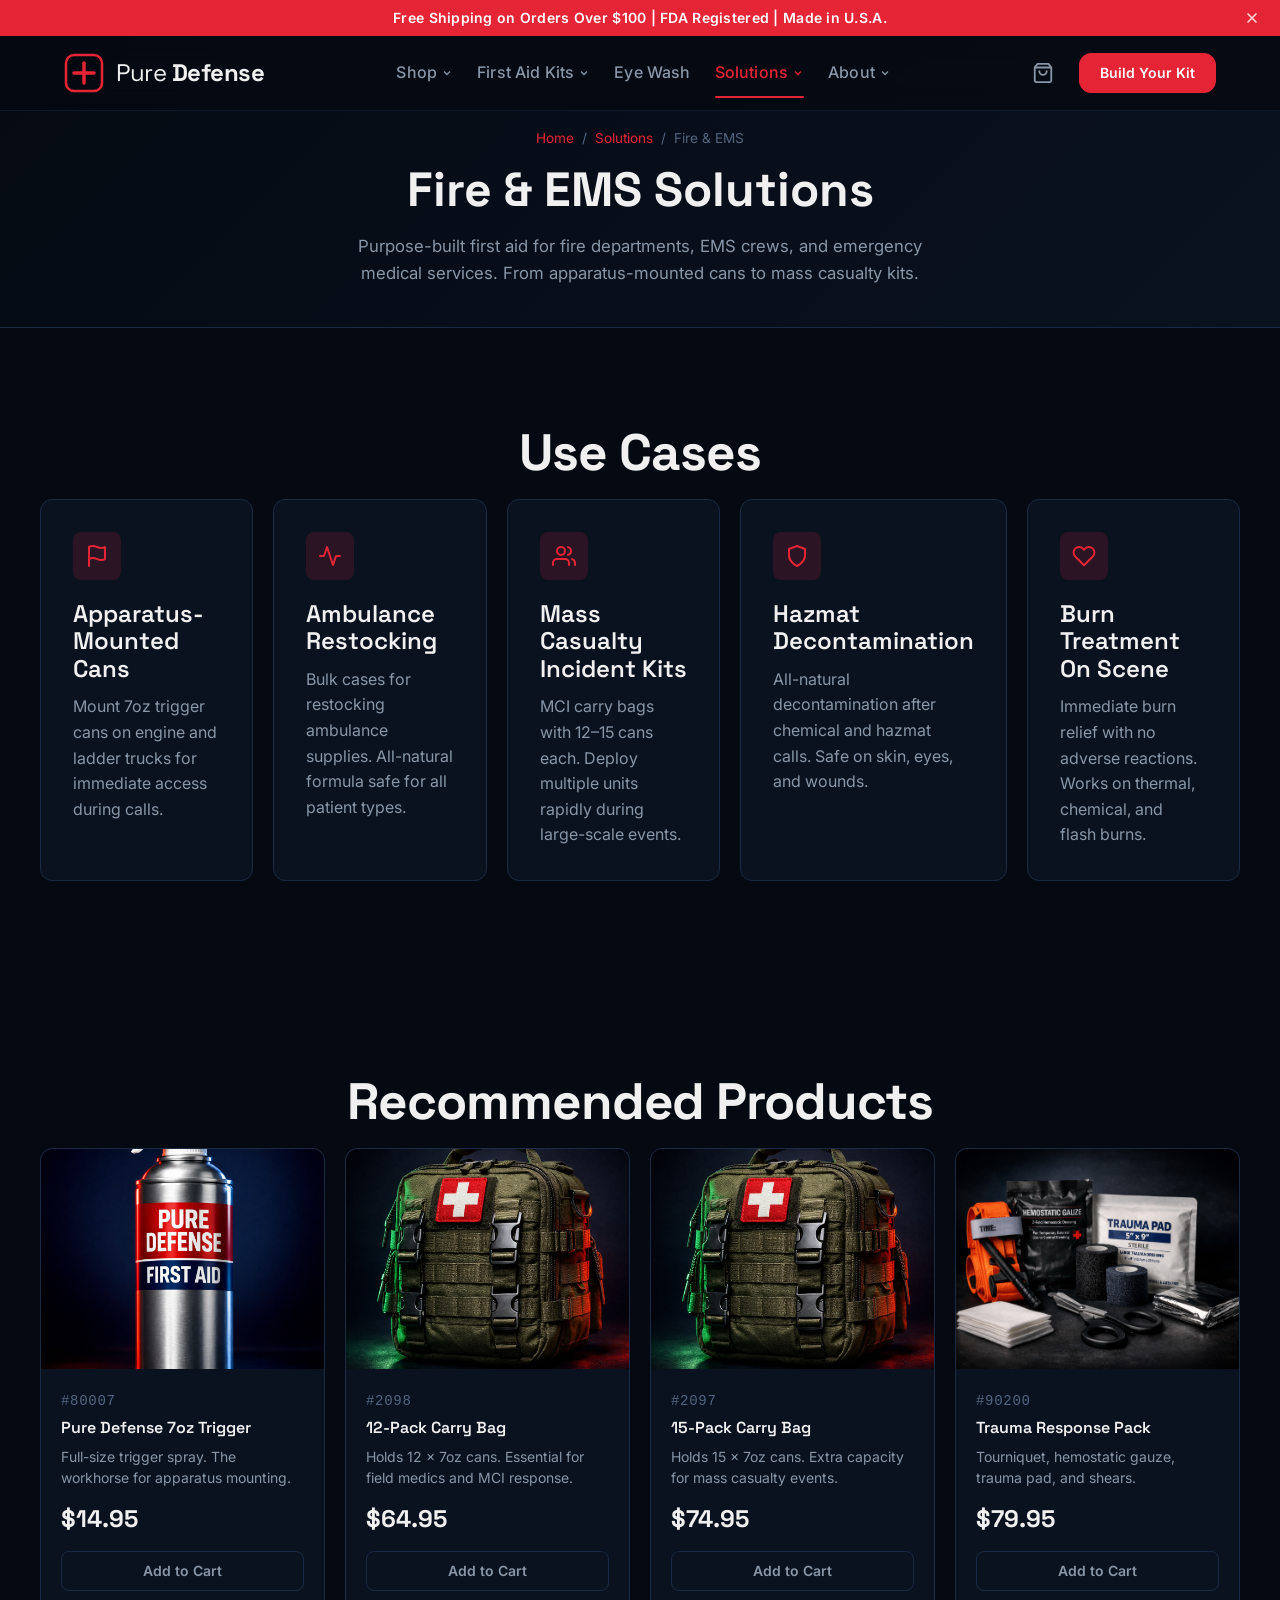
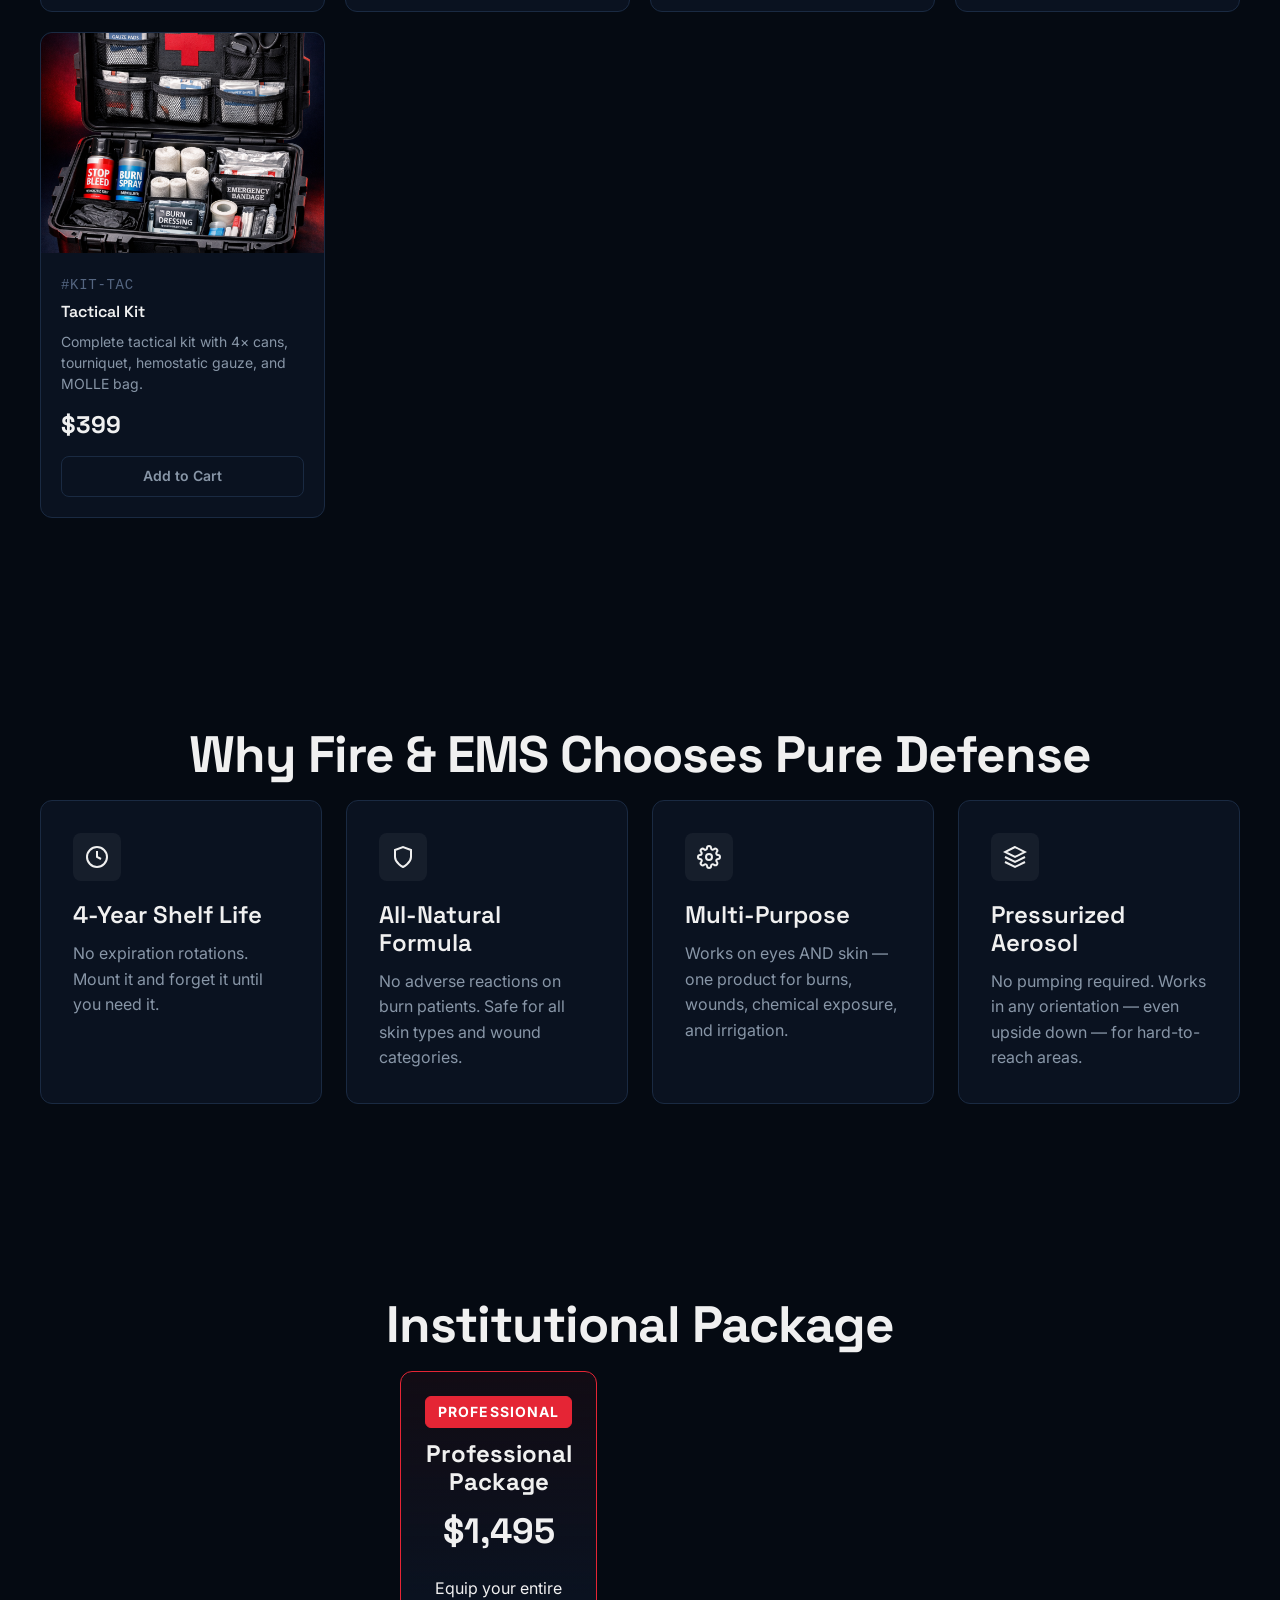
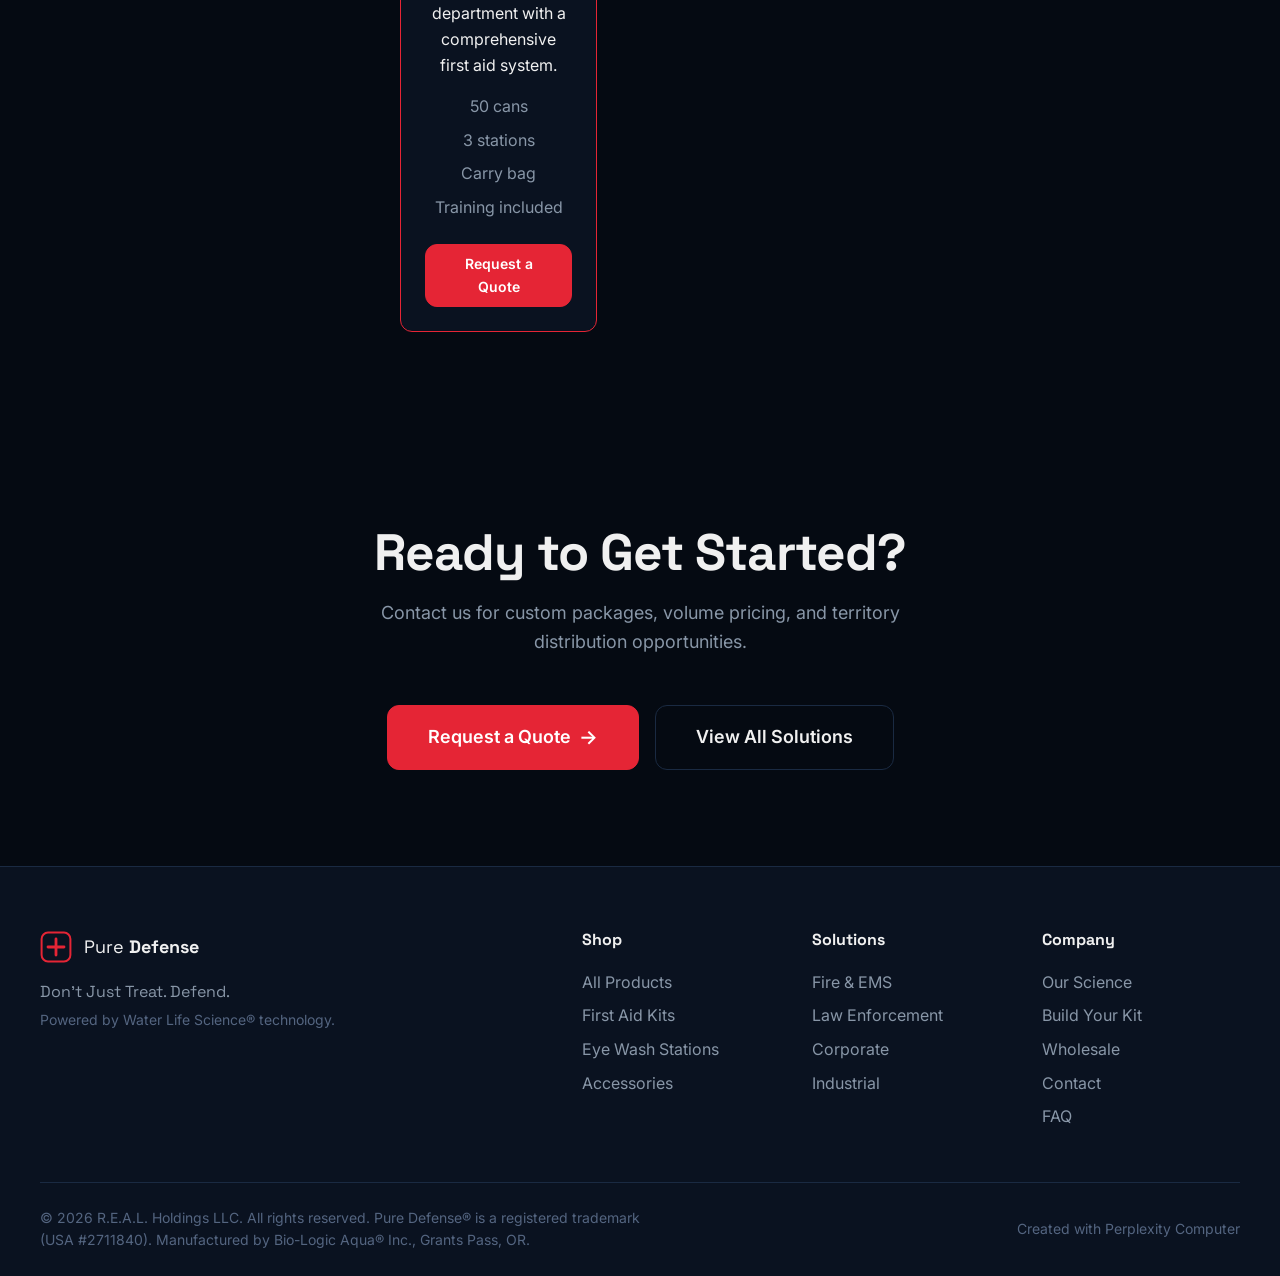
<file: fire-ems.html>
<!DOCTYPE html>
<html lang="en" data-theme="dark">
<head>
<!--
   ______                            __
  / ____/___  ____ ___  ____  __  __/ /____  _____
 / /   / __ \/ __ `__ \/ __ \/ / / / __/ _ \/ ___/
/ /___/ /_/ / / / / / / /_/ / /_/ / /_/  __/ /
\____/\____/_/ /_/ /_/ .___/\__,_/\__/\___/_/
                    /_/
        Created with Perplexity Computer
        https://www.perplexity.ai/computer
-->
<meta name="generator" content="Perplexity Computer">
<meta name="author" content="Perplexity Computer">
<meta property="og:see_also" content="https://www.perplexity.ai/computer">
<link rel="author" href="https://www.perplexity.ai/computer">

<meta charset="UTF-8">
<meta name="viewport" content="width=device-width, initial-scale=1.0">
<title>Fire & EMS — Pure Defense First Aid</title>
<meta name="description" content="Pure Defense solutions for fire departments, EMS, and emergency medical services. Apparatus-mounted cans, carry bags, and MCI kits. Institutional packages from $1,495.">
<link rel="preconnect" href="https://fonts.googleapis.com">
<link rel="preconnect" href="https://fonts.gstatic.com" crossorigin>
<link href="https://fonts.googleapis.com/css2?family=Inter:wght@300;400;500;600;700;800&family=Space+Grotesk:wght@400;500;600;700&display=swap" rel="stylesheet">
<link rel="stylesheet" href="./base.css">
<link rel="stylesheet" href="./style.css">

</head>
<body data-page="solutions">

<!-- ===== ANNOUNCEMENT BAR ===== -->
<div class="announcement-bar" id="announcementBar">
  <div class="announcement-inner">
    <span>Free Shipping on Orders Over $100 | FDA Registered | Made in U.S.A.</span>
  </div>
  <button class="announcement-close" id="announcementClose" aria-label="Close announcement">
    <svg width="16" height="16" viewBox="0 0 24 24" fill="none" stroke="currentColor" stroke-width="2.5" stroke-linecap="round"><path d="M18 6L6 18M6 6l12 12"/></svg>
  </button>
</div>

<!-- ===== NAVIGATION ===== -->
<nav class="nav" id="nav">
  <div class="nav-inner">
    <a href="index.html" class="nav-logo" aria-label="Pure Defense Home">
      <svg class="logo-icon" viewBox="0 0 40 40" width="40" height="40" fill="none">
        <rect x="2" y="2" width="36" height="36" rx="8" stroke="#e52535" stroke-width="2.5"/>
        <path d="M20 10v20M10 20h20" stroke="#e52535" stroke-width="3.5" stroke-linecap="round"/>
      </svg>
      <span class="logo-text">Pure <strong>Defense</strong></span>
    </a>

    <div class="nav-links" id="navLinks">
      <!-- Shop Dropdown -->
      <div class="nav-dropdown-parent" data-dropdown="shop">
        <button class="nav-link-btn" aria-expanded="false" aria-haspopup="true">Shop <svg class="dropdown-chevron" width="12" height="12" viewBox="0 0 24 24" fill="none" stroke="currentColor" stroke-width="2.5"><polyline points="6 9 12 15 18 9"/></svg></button>
        <div class="mega-dropdown mega-dropdown--shop" id="dropdownShop">
          <div class="mega-dropdown-inner">
            <div class="mega-col">
              <h5 class="mega-col-title">Cans</h5>
              <a href="shop.html" class="mega-item">
                <img src="./assets/img-1oz-can.png" alt="" class="mega-thumb" loading="lazy">
                <div class="mega-item-info"><span class="mega-item-name">Pure Defense 1oz</span><span class="mega-item-price">$8.95</span></div>
              </a>
              <a href="shop.html" class="mega-item">
                <img src="./assets/img-3oz-can.png" alt="" class="mega-thumb" loading="lazy">
                <div class="mega-item-info"><span class="mega-item-name">Pure Defense 3oz</span><span class="mega-item-price">$12.95</span></div>
              </a>
              <a href="shop.html" class="mega-item">
                <img src="./assets/img-7oz-can.png" alt="" class="mega-thumb" loading="lazy">
                <div class="mega-item-info"><span class="mega-item-name">Pure Defense 7oz</span><span class="mega-item-price">$14.95</span></div>
              </a>
              <a href="shop.html" class="mega-item">
                <img src="./assets/img-7oz-can.png" alt="" class="mega-thumb" loading="lazy">
                <div class="mega-item-info"><span class="mega-item-name">Twin Pack</span><span class="mega-item-price">$24.95</span></div>
              </a>
            </div>
            <div class="mega-col">
              <h5 class="mega-col-title">Cases &amp; Bulk</h5>
              <a href="shop.html" class="mega-item">
                <img src="./assets/img-bulk-case.png" alt="" class="mega-thumb" loading="lazy">
                <div class="mega-item-info"><span class="mega-item-name">1oz Case (344)</span><span class="mega-item-price">$2,399</span></div>
              </a>
              <a href="shop.html" class="mega-item">
                <img src="./assets/img-bulk-case.png" alt="" class="mega-thumb" loading="lazy">
                <div class="mega-item-info"><span class="mega-item-name">3oz Case (144)</span><span class="mega-item-price">$1,499</span></div>
              </a>
              <a href="shop.html" class="mega-item">
                <img src="./assets/img-bulk-case.png" alt="" class="mega-thumb" loading="lazy">
                <div class="mega-item-info"><span class="mega-item-name">7oz Case (70)</span><span class="mega-item-price">$849</span></div>
              </a>
            </div>
            <div class="mega-col">
              <h5 class="mega-col-title">First Aid Supplies</h5>
              <a href="shop.html" class="mega-item">
                <img src="./assets/img-supplies-pack.png" alt="" class="mega-thumb" loading="lazy">
                <div class="mega-item-info"><span class="mega-item-name">Wound Care Refill</span><span class="mega-item-price">$29.95</span></div>
              </a>
              <a href="shop.html" class="mega-item">
                <img src="./assets/img-trauma-kit.png" alt="" class="mega-thumb" loading="lazy">
                <div class="mega-item-info"><span class="mega-item-name">Trauma Response Pack</span><span class="mega-item-price">$79.95</span></div>
              </a>
              <a href="shop.html" class="mega-item">
                <img src="./assets/img-narcan-kit.png" alt="" class="mega-thumb" loading="lazy">
                <div class="mega-item-info"><span class="mega-item-name">Overdose Response Kit</span><span class="mega-item-price">$89.95</span></div>
              </a>
              <a href="shop.html" class="mega-item">
                <img src="./assets/img-med-pack.png" alt="" class="mega-thumb" loading="lazy">
                <div class="mega-item-info"><span class="mega-item-name">OTC Medication Pack</span><span class="mega-item-price">$19.95</span></div>
              </a>
            </div>
            <div class="mega-col">
              <h5 class="mega-col-title">Accessories</h5>
              <a href="shop.html" class="mega-item">
                <img src="./assets/img-dispenser.png" alt="" class="mega-thumb" loading="lazy">
                <div class="mega-item-info"><span class="mega-item-name">Magazine Dispenser</span><span class="mega-item-price">$349.95</span></div>
              </a>
              <a href="shop.html" class="mega-item">
                <img src="./assets/img-twin-station.png" alt="" class="mega-thumb" loading="lazy">
                <div class="mega-item-info"><span class="mega-item-name">Twin Station</span><span class="mega-item-price">$59.95</span></div>
              </a>
              <a href="shop.html" class="mega-item">
                <img src="./assets/img-wall-mount.png" alt="" class="mega-thumb" loading="lazy">
                <div class="mega-item-info"><span class="mega-item-name">Wall Mount</span><span class="mega-item-price">$12.95</span></div>
              </a>
              <a href="shop.html" class="mega-item">
                <img src="./assets/img-carry-bag.png" alt="" class="mega-thumb" loading="lazy">
                <div class="mega-item-info"><span class="mega-item-name">Carry Bags</span><span class="mega-item-price">from $64.95</span></div>
              </a>
              <a href="shop.html" class="mega-item">
                <img src="./assets/img-holster.png" alt="" class="mega-thumb" loading="lazy">
                <div class="mega-item-info"><span class="mega-item-name">Belt Holster</span><span class="mega-item-price">$18.95</span></div>
              </a>
            </div>
          </div>
          <div class="mega-footer">
            <a href="shop.html" class="mega-footer-link">View All Products <span class="arrow">→</span></a>
          </div>
        </div>
      </div>

      <!-- First Aid Kits Dropdown -->
      <div class="nav-dropdown-parent" data-dropdown="kits">
        <button class="nav-link-btn" aria-expanded="false" aria-haspopup="true">First Aid Kits <svg class="dropdown-chevron" width="12" height="12" viewBox="0 0 24 24" fill="none" stroke="currentColor" stroke-width="2.5"><polyline points="6 9 12 15 18 9"/></svg></button>
        <div class="mega-dropdown mega-dropdown--kits" id="dropdownKits">
          <div class="mega-dropdown-inner mega-kits-grid">
            <a href="kits.html" class="mega-kit-card">
              <div class="mega-kit-img"><img src="./assets/img-first-aid-kit.png" alt="Base Kit" loading="lazy"></div>
              <h5 class="mega-kit-name">Base Kit</h5>
              <span class="mega-kit-price">$199</span>
              <span class="mega-kit-tag">Starter essentials</span>
            </a>
            <a href="kits.html" class="mega-kit-card mega-kit-card--featured">
              <span class="mega-kit-badge">Most Popular</span>
              <div class="mega-kit-img"><img src="./assets/img-first-aid-kit.png" alt="Pro Kit" loading="lazy"></div>
              <h5 class="mega-kit-name">Pro Kit</h5>
              <span class="mega-kit-price">$299</span>
              <span class="mega-kit-tag">Most popular</span>
            </a>
            <a href="kits.html" class="mega-kit-card">
              <div class="mega-kit-img"><img src="./assets/img-first-aid-kit.png" alt="Tactical Kit" loading="lazy"></div>
              <h5 class="mega-kit-name">Tactical Kit</h5>
              <span class="mega-kit-price">$399</span>
              <span class="mega-kit-tag">Tactical trauma</span>
            </a>
            <a href="kits.html" class="mega-kit-card">
              <div class="mega-kit-img"><img src="./assets/img-first-aid-kit.png" alt="Fully Loaded" loading="lazy"></div>
              <h5 class="mega-kit-name">Fully Loaded</h5>
              <span class="mega-kit-price">$499</span>
              <span class="mega-kit-tag">Complete with Narcan</span>
            </a>
          </div>
          <div class="mega-footer">
            <a href="kits.html#configurator" class="mega-footer-link">Build Your Custom Kit <span class="arrow">→</span></a>
          </div>
        </div>
      </div>

      <!-- Eye Wash (simple link) -->
      <a href="eyewash.html" class="nav-link-single">Eye Wash</a>

      <!-- Solutions Dropdown -->
      <div class="nav-dropdown-parent" data-dropdown="solutions">
        <button class="nav-link-btn" aria-expanded="false" aria-haspopup="true">Solutions <svg class="dropdown-chevron" width="12" height="12" viewBox="0 0 24 24" fill="none" stroke="currentColor" stroke-width="2.5"><polyline points="6 9 12 15 18 9"/></svg></button>
        <div class="mega-dropdown mega-dropdown--solutions" id="dropdownSolutions">
          <div class="mega-dropdown-inner mega-solutions-grid">
            <a href="fire-ems.html" class="mega-solution-card">
              <div class="mega-solution-icon"><svg width="24" height="24" viewBox="0 0 24 24" fill="none" stroke="currentColor" stroke-width="2"><path d="M20.84 4.61a5.5 5.5 0 00-7.78 0L12 5.67l-1.06-1.06a5.5 5.5 0 00-7.78 7.78l1.06 1.06L12 21.23l7.78-7.78 1.06-1.06a5.5 5.5 0 000-7.78z"/></svg></div>
              <h5>Fire &amp; EMS</h5>
              <span>Apparatus kits &amp; carry bags</span>
            </a>
            <a href="law-enforcement.html" class="mega-solution-card">
              <div class="mega-solution-icon"><svg width="24" height="24" viewBox="0 0 24 24" fill="none" stroke="currentColor" stroke-width="2"><path d="M12 22s8-4 8-10V5l-8-3-8 3v7c0 6 8 10 8 10z"/></svg></div>
              <h5>Law Enforcement</h5>
              <span>Holsters &amp; vehicle mounts</span>
            </a>
            <a href="houses-of-worship.html" class="mega-solution-card">
              <div class="mega-solution-icon"><svg width="24" height="24" viewBox="0 0 24 24" fill="none" stroke="currentColor" stroke-width="2"><path d="M3 9l9-7 9 7v11a2 2 0 01-2 2H5a2 2 0 01-2-2z"/><polyline points="9 22 9 12 15 12 15 22"/></svg></div>
              <h5>Houses of Worship</h5>
              <span>Safety stations &amp; event kits</span>
            </a>
            <a href="corporate.html" class="mega-solution-card">
              <div class="mega-solution-icon"><svg width="24" height="24" viewBox="0 0 24 24" fill="none" stroke="currentColor" stroke-width="2"><rect x="2" y="3" width="20" height="14" rx="2"/><path d="M8 21h8M12 17v4"/></svg></div>
              <h5>Corporate &amp; Office</h5>
              <span>OSHA compliance packages</span>
            </a>
            <a href="industrial.html" class="mega-solution-card">
              <div class="mega-solution-icon"><svg width="24" height="24" viewBox="0 0 24 24" fill="none" stroke="currentColor" stroke-width="2"><rect x="2" y="7" width="20" height="15" rx="2"/><path d="M16 7V5a4 4 0 00-8 0v2"/></svg></div>
              <h5>Industrial</h5>
              <span>Eye wash &amp; chemical exposure</span>
            </a>
          </div>
        </div>
      </div>

      <!-- About Dropdown -->
      <div class="nav-dropdown-parent" data-dropdown="about">
        <button class="nav-link-btn" aria-expanded="false" aria-haspopup="true">About <svg class="dropdown-chevron" width="12" height="12" viewBox="0 0 24 24" fill="none" stroke="currentColor" stroke-width="2.5"><polyline points="6 9 12 15 18 9"/></svg></button>
        <div class="mega-dropdown mega-dropdown--about" id="dropdownAbout">
          <div class="mega-dropdown-inner mega-about-grid">
            <div class="mega-about-col">
              <a href="about.html" class="mega-about-link">Our Science</a>
              <a href="about.html" class="mega-about-link">How It Works</a>
              <a href="faq.html" class="mega-about-link">FAQ</a>
            </div>
            <div class="mega-about-col">
              <a href="contact.html" class="mega-about-link">Contact</a>
              <a href="solutions.html" class="mega-about-link">Wholesale Info</a>
            </div>
          </div>
        </div>
      </div>
    </div>

    <div class="nav-actions">
      <button class="cart-icon-btn" id="cartIconBtn" aria-label="Open cart">
        <svg width="22" height="22" viewBox="0 0 24 24" fill="none" stroke="currentColor" stroke-width="2" stroke-linecap="round" stroke-linejoin="round"><path d="M6 2L3 6v14a2 2 0 002 2h14a2 2 0 002-2V6l-3-4z"/><line x1="3" y1="6" x2="21" y2="6"/><path d="M16 10a4 4 0 01-8 0"/></svg>
        <span class="cart-badge" id="cartBadge"></span>
      </button>
      <a href="kits.html#configurator" class="btn btn-primary btn-sm nav-cta-btn">Build Your Kit</a>
      <button class="mobile-menu-btn" id="mobileMenuBtn" aria-label="Toggle menu">
        <svg width="24" height="24" viewBox="0 0 24 24" fill="none" stroke="currentColor" stroke-width="2" stroke-linecap="round"><path d="M3 12h18M3 6h18M3 18h18"/></svg>
      </button>
    </div>
  </div>
</nav>

<!-- ===== MOBILE MENU OVERLAY ===== -->
<div class="mobile-menu-overlay" id="mobileMenuOverlay">
  <div class="mobile-menu-panel" id="mobileMenuPanel">
    <div class="mobile-menu-header">
      <span class="logo-text">Pure <strong>Defense</strong></span>
      <button class="mobile-menu-close" id="mobileMenuClose" aria-label="Close menu">
        <svg width="24" height="24" viewBox="0 0 24 24" fill="none" stroke="currentColor" stroke-width="2" stroke-linecap="round"><path d="M18 6L6 18M6 6l12 12"/></svg>
      </button>
    </div>
    <div class="mobile-menu-body">
      <!-- Shop Accordion -->
      <div class="mobile-accordion">
        <button class="mobile-accordion-toggle" aria-expanded="false">Shop <svg width="16" height="16" viewBox="0 0 24 24" fill="none" stroke="currentColor" stroke-width="2.5"><polyline points="6 9 12 15 18 9"/></svg></button>
        <div class="mobile-accordion-panel">
          <h6 class="mobile-acc-heading">Cans</h6>
          <a href="shop.html" class="mobile-mega-item"><img src="./assets/img-1oz-can.png" alt="" class="mobile-mega-thumb"><span>Pure Defense 1oz — $8.95</span></a>
          <a href="shop.html" class="mobile-mega-item"><img src="./assets/img-3oz-can.png" alt="" class="mobile-mega-thumb"><span>Pure Defense 3oz — $12.95</span></a>
          <a href="shop.html" class="mobile-mega-item"><img src="./assets/img-7oz-can.png" alt="" class="mobile-mega-thumb"><span>Pure Defense 7oz — $14.95</span></a>
          <a href="shop.html" class="mobile-mega-item"><img src="./assets/img-7oz-can.png" alt="" class="mobile-mega-thumb"><span>Twin Pack — $24.95</span></a>
          <h6 class="mobile-acc-heading">Cases &amp; Bulk</h6>
          <a href="shop.html" class="mobile-mega-item"><img src="./assets/img-bulk-case.png" alt="" class="mobile-mega-thumb"><span>1oz Case (344) — $2,399</span></a>
          <a href="shop.html" class="mobile-mega-item"><img src="./assets/img-bulk-case.png" alt="" class="mobile-mega-thumb"><span>3oz Case (144) — $1,499</span></a>
          <a href="shop.html" class="mobile-mega-item"><img src="./assets/img-bulk-case.png" alt="" class="mobile-mega-thumb"><span>7oz Case (70) — $849</span></a>
          <h6 class="mobile-acc-heading">First Aid Supplies</h6>
          <a href="shop.html" class="mobile-mega-item"><img src="./assets/img-supplies-pack.png" alt="" class="mobile-mega-thumb"><span>Wound Care Refill — $29.95</span></a>
          <a href="shop.html" class="mobile-mega-item"><img src="./assets/img-trauma-kit.png" alt="" class="mobile-mega-thumb"><span>Trauma Response — $79.95</span></a>
          <a href="shop.html" class="mobile-mega-item"><img src="./assets/img-narcan-kit.png" alt="" class="mobile-mega-thumb"><span>Overdose Response Kit — $89.95</span></a>
          <a href="shop.html" class="mobile-mega-item"><img src="./assets/img-med-pack.png" alt="" class="mobile-mega-thumb"><span>OTC Medication Pack — $19.95</span></a>
          <h6 class="mobile-acc-heading">Accessories</h6>
          <a href="shop.html" class="mobile-mega-item"><img src="./assets/img-dispenser.png" alt="" class="mobile-mega-thumb"><span>Magazine Dispenser — $349.95</span></a>
          <a href="shop.html" class="mobile-mega-item"><img src="./assets/img-twin-station.png" alt="" class="mobile-mega-thumb"><span>Twin Station — $59.95</span></a>
          <a href="shop.html" class="mobile-mega-item"><img src="./assets/img-wall-mount.png" alt="" class="mobile-mega-thumb"><span>Wall Mount — $12.95</span></a>
          <a href="shop.html" class="mobile-mega-item"><img src="./assets/img-carry-bag.png" alt="" class="mobile-mega-thumb"><span>Carry Bags — from $64.95</span></a>
          <a href="shop.html" class="mobile-mega-item"><img src="./assets/img-holster.png" alt="" class="mobile-mega-thumb"><span>Belt Holster — $18.95</span></a>
          <a href="shop.html" class="mobile-mega-viewall">View All Products →</a>
        </div>
      </div>
      <!-- First Aid Kits Accordion -->
      <div class="mobile-accordion">
        <button class="mobile-accordion-toggle" aria-expanded="false">First Aid Kits <svg width="16" height="16" viewBox="0 0 24 24" fill="none" stroke="currentColor" stroke-width="2.5"><polyline points="6 9 12 15 18 9"/></svg></button>
        <div class="mobile-accordion-panel">
          <a href="kits.html" class="mobile-mega-item"><img src="./assets/img-first-aid-kit.png" alt="" class="mobile-mega-thumb"><span>Base Kit — $199</span></a>
          <a href="kits.html" class="mobile-mega-item"><img src="./assets/img-first-aid-kit.png" alt="" class="mobile-mega-thumb"><span>Pro Kit — $299</span></a>
          <a href="kits.html" class="mobile-mega-item"><img src="./assets/img-first-aid-kit.png" alt="" class="mobile-mega-thumb"><span>Tactical Kit — $399</span></a>
          <a href="kits.html" class="mobile-mega-item"><img src="./assets/img-first-aid-kit.png" alt="" class="mobile-mega-thumb"><span>Fully Loaded — $499</span></a>
          <a href="kits.html#configurator" class="mobile-mega-viewall">Build Your Custom Kit →</a>
        </div>
      </div>
      <!-- Eye Wash -->
      <a href="eyewash.html" class="mobile-menu-link">Eye Wash</a>
      <!-- Solutions Accordion -->
      <div class="mobile-accordion">
        <button class="mobile-accordion-toggle" aria-expanded="false">Solutions <svg width="16" height="16" viewBox="0 0 24 24" fill="none" stroke="currentColor" stroke-width="2.5"><polyline points="6 9 12 15 18 9"/></svg></button>
        <div class="mobile-accordion-panel">
          <a href="fire-ems.html" class="mobile-mega-item"><span>Fire &amp; EMS</span></a>
          <a href="law-enforcement.html" class="mobile-mega-item"><span>Law Enforcement</span></a>
          <a href="houses-of-worship.html" class="mobile-mega-item"><span>Houses of Worship</span></a>
          <a href="corporate.html" class="mobile-mega-item"><span>Corporate &amp; Office</span></a>
          <a href="industrial.html" class="mobile-mega-item"><span>Industrial</span></a>
        </div>
      </div>
      <!-- About Accordion -->
      <div class="mobile-accordion">
        <button class="mobile-accordion-toggle" aria-expanded="false">About <svg width="16" height="16" viewBox="0 0 24 24" fill="none" stroke="currentColor" stroke-width="2.5"><polyline points="6 9 12 15 18 9"/></svg></button>
        <div class="mobile-accordion-panel">
          <a href="about.html" class="mobile-mega-item"><span>Our Science</span></a>
          <a href="about.html" class="mobile-mega-item"><span>How It Works</span></a>
          <a href="faq.html" class="mobile-mega-item"><span>FAQ</span></a>
          <a href="contact.html" class="mobile-mega-item"><span>Contact</span></a>
          <a href="solutions.html" class="mobile-mega-item"><span>Wholesale Info</span></a>
        </div>
      </div>
    </div>
    <div class="mobile-menu-footer">
      <a href="kits.html#configurator" class="btn btn-primary btn-full">Build Your Kit</a>
    </div>
  </div>
</div>

<!-- ===== PAGE HEADER ===== -->
<section class="page-header" id="hero">
  <div class="page-header-inner">
    <nav class="breadcrumb"><a href="index.html">Home</a> <span>/</span> <a href="solutions.html">Solutions</a> <span>/</span> <span>Fire &amp; EMS</span></nav>
    <h1 class="page-header-title">Fire &amp; EMS Solutions</h1>
    <p class="page-header-sub">Purpose-built first aid for fire departments, EMS crews, and emergency medical services. From apparatus-mounted cans to mass casualty kits.</p>
  </div>
</section>

<!-- ===== USE CASES ===== -->
<section class="section" id="use-cases">
  <div class="section-inner">
    <h2 class="section-title">Use Cases</h2>
    <div class="grid-5">
      <div class="card">
        <div class="card-icon red-bg">
          <svg width="28" height="28" viewBox="0 0 24 24" fill="none" stroke="currentColor" stroke-width="2" stroke-linecap="round" stroke-linejoin="round"><path d="M4 15s1-1 4-1 5 2 8 2 4-1 4-1V3s-1 1-4 1-5-2-8-2-4 1-4 1z"/><line x1="4" y1="22" x2="4" y2="15"/></svg>
        </div>
        <h3>Apparatus-Mounted Cans</h3>
        <p>Mount 7oz trigger cans on engine and ladder trucks for immediate access during calls.</p>
      </div>
      <div class="card">
        <div class="card-icon red-bg">
          <svg width="28" height="28" viewBox="0 0 24 24" fill="none" stroke="currentColor" stroke-width="2" stroke-linecap="round" stroke-linejoin="round"><path d="M22 12h-4l-3 9L9 3l-3 9H2"/></svg>
        </div>
        <h3>Ambulance Restocking</h3>
        <p>Bulk cases for restocking ambulance supplies. All-natural formula safe for all patient types.</p>
      </div>
      <div class="card">
        <div class="card-icon red-bg">
          <svg width="28" height="28" viewBox="0 0 24 24" fill="none" stroke="currentColor" stroke-width="2" stroke-linecap="round" stroke-linejoin="round"><path d="M17 21v-2a4 4 0 00-4-4H5a4 4 0 00-4 4v2"/><circle cx="9" cy="7" r="4"/><path d="M23 21v-2a4 4 0 00-3-3.87"/><path d="M16 3.13a4 4 0 010 7.75"/></svg>
        </div>
        <h3>Mass Casualty Incident Kits</h3>
        <p>MCI carry bags with 12–15 cans each. Deploy multiple units rapidly during large-scale events.</p>
      </div>
      <div class="card">
        <div class="card-icon red-bg">
          <svg width="28" height="28" viewBox="0 0 24 24" fill="none" stroke="currentColor" stroke-width="2" stroke-linecap="round" stroke-linejoin="round"><path d="M12 22s8-4 8-10V5l-8-3-8 3v7c0 6 8 10 8 10z"/></svg>
        </div>
        <h3>Hazmat Decontamination</h3>
        <p>All-natural decontamination after chemical and hazmat calls. Safe on skin, eyes, and wounds.</p>
      </div>
      <div class="card">
        <div class="card-icon red-bg">
          <svg width="28" height="28" viewBox="0 0 24 24" fill="none" stroke="currentColor" stroke-width="2" stroke-linecap="round" stroke-linejoin="round"><path d="M20.84 4.61a5.5 5.5 0 00-7.78 0L12 5.67l-1.06-1.06a5.5 5.5 0 00-7.78 7.78l1.06 1.06L12 21.23l7.78-7.78 1.06-1.06a5.5 5.5 0 000-7.78z"/></svg>
        </div>
        <h3>Burn Treatment On Scene</h3>
        <p>Immediate burn relief with no adverse reactions. Works on thermal, chemical, and flash burns.</p>
      </div>
    </div>
  </div>
</section>

<!-- ===== RECOMMENDED PRODUCTS ===== -->
<section class="section" id="products">
  <div class="section-inner">
    <h2 class="section-title">Recommended Products</h2>
    <div class="product-grid">
      <div class="product-card" data-product-id="80007">
        <div class="product-img-wrap">
          <img src="./assets/img-7oz-can.png" alt="Pure Defense 7oz Trigger" loading="lazy">
        </div>
        <div class="product-info">
          <span class="product-sku">#80007</span>
          <h4 class="product-name">Pure Defense 7oz Trigger</h4>
          <p class="product-desc">Full-size trigger spray. The workhorse for apparatus mounting.</p>
          <div class="product-price">$14.95</div>
          <button class="btn-add-cart" data-product-id="80007">Add to Cart</button>
        </div>
      </div>
      <div class="product-card" data-product-id="2098">
        <div class="product-img-wrap">
          <img src="./assets/img-carry-bag.png" alt="12-Pack Carry Bag" loading="lazy">
        </div>
        <div class="product-info">
          <span class="product-sku">#2098</span>
          <h4 class="product-name">12-Pack Carry Bag</h4>
          <p class="product-desc">Holds 12 × 7oz cans. Essential for field medics and MCI response.</p>
          <div class="product-price">$64.95</div>
          <button class="btn-add-cart" data-product-id="2098">Add to Cart</button>
        </div>
      </div>
      <div class="product-card" data-product-id="2097">
        <div class="product-img-wrap">
          <img src="./assets/img-carry-bag.png" alt="15-Pack Carry Bag" loading="lazy">
        </div>
        <div class="product-info">
          <span class="product-sku">#2097</span>
          <h4 class="product-name">15-Pack Carry Bag</h4>
          <p class="product-desc">Holds 15 × 7oz cans. Extra capacity for mass casualty events.</p>
          <div class="product-price">$74.95</div>
          <button class="btn-add-cart" data-product-id="2097">Add to Cart</button>
        </div>
      </div>
      <div class="product-card" data-product-id="90200">
        <div class="product-img-wrap">
          <img src="./assets/img-trauma-kit.png" alt="Trauma Response Pack" loading="lazy">
        </div>
        <div class="product-info">
          <span class="product-sku">#90200</span>
          <h4 class="product-name">Trauma Response Pack</h4>
          <p class="product-desc">Tourniquet, hemostatic gauze, trauma pad, and shears.</p>
          <div class="product-price">$79.95</div>
          <button class="btn-add-cart" data-product-id="90200">Add to Cart</button>
        </div>
      </div>
      <div class="product-card" data-product-id="KIT-TAC">
        <div class="product-img-wrap">
          <img src="./assets/img-first-aid-kit.png" alt="Tactical Kit" loading="lazy">
        </div>
        <div class="product-info">
          <span class="product-sku">#KIT-TAC</span>
          <h4 class="product-name">Tactical Kit</h4>
          <p class="product-desc">Complete tactical kit with 4× cans, tourniquet, hemostatic gauze, and MOLLE bag.</p>
          <div class="product-price">$399</div>
          <button class="btn-add-cart" data-product-id="KIT-TAC">Add to Cart</button>
        </div>
      </div>
    </div>
  </div>
</section>

<!-- ===== WHY CHOOSE ===== -->
<section class="section" id="benefits">
  <div class="section-inner">
    <h2 class="section-title">Why Fire &amp; EMS Chooses Pure Defense</h2>
    <div class="grid-4">
      <div class="card">
        <div class="card-icon dark-bg">
          <svg width="24" height="24" viewBox="0 0 24 24" fill="none" stroke="currentColor" stroke-width="2"><circle cx="12" cy="12" r="10"/><polyline points="12 6 12 12 16 14"/></svg>
        </div>
        <h3>4-Year Shelf Life</h3>
        <p>No expiration rotations. Mount it and forget it until you need it.</p>
      </div>
      <div class="card">
        <div class="card-icon dark-bg">
          <svg width="24" height="24" viewBox="0 0 24 24" fill="none" stroke="currentColor" stroke-width="2"><path d="M12 22s8-4 8-10V5l-8-3-8 3v7c0 6 8 10 8 10z"/></svg>
        </div>
        <h3>All-Natural Formula</h3>
        <p>No adverse reactions on burn patients. Safe for all skin types and wound categories.</p>
      </div>
      <div class="card">
        <div class="card-icon dark-bg">
          <svg width="24" height="24" viewBox="0 0 24 24" fill="none" stroke="currentColor" stroke-width="2"><circle cx="12" cy="12" r="3"/><path d="M19.4 15a1.65 1.65 0 00.33 1.82l.06.06a2 2 0 010 2.83 2 2 0 01-2.83 0l-.06-.06a1.65 1.65 0 00-1.82-.33 1.65 1.65 0 00-1 1.51V21a2 2 0 01-4 0v-.09A1.65 1.65 0 009 19.4a1.65 1.65 0 00-1.82.33l-.06.06a2 2 0 01-2.83-2.83l.06-.06A1.65 1.65 0 004.68 15a1.65 1.65 0 00-1.51-1H3a2 2 0 010-4h.09A1.65 1.65 0 004.6 9a1.65 1.65 0 00-.33-1.82l-.06-.06a2 2 0 012.83-2.83l.06.06A1.65 1.65 0 009 4.68a1.65 1.65 0 001-1.51V3a2 2 0 014 0v.09a1.65 1.65 0 001 1.51 1.65 1.65 0 001.82-.33l.06-.06a2 2 0 012.83 2.83l-.06.06A1.65 1.65 0 0019.4 9a1.65 1.65 0 001.51 1H21a2 2 0 010 4h-.09a1.65 1.65 0 00-1.51 1z"/></svg>
        </div>
        <h3>Multi-Purpose</h3>
        <p>Works on eyes AND skin — one product for burns, wounds, chemical exposure, and irrigation.</p>
      </div>
      <div class="card">
        <div class="card-icon dark-bg">
          <svg width="24" height="24" viewBox="0 0 24 24" fill="none" stroke="currentColor" stroke-width="2"><path d="M12 2L2 7l10 5 10-5-10-5zM2 17l10 5 10-5M2 12l10 5 10-5"/></svg>
        </div>
        <h3>Pressurized Aerosol</h3>
        <p>No pumping required. Works in any orientation — even upside down — for hard-to-reach areas.</p>
      </div>
    </div>
  </div>
</section>

<!-- ===== INSTITUTIONAL PACKAGE ===== -->
<section class="section" id="package">
  <div class="section-inner">
    <h2 class="section-title">Institutional Package</h2>
    <div class="inst-grid" style="max-width: 480px; margin: 0 auto;">
      <div class="inst-card inst-featured">
        <span class="inst-badge">PROFESSIONAL</span>
        <h4 class="inst-name">Professional Package</h4>
        <div class="inst-price">$1,495</div>
        <p style="color: var(--color-text-secondary); font-size: var(--text-sm); margin-bottom: var(--space-4);">Equip your entire department with a comprehensive first aid system.</p>
        <ul class="inst-features">
          <li>50 cans</li>
          <li>3 stations</li>
          <li>Carry bag</li>
          <li>Training included</li>
        </ul>
        <a href="contact.html" class="btn btn-primary btn-full btn-sm">Request a Quote</a>
      </div>
    </div>
  </div>
</section>

<!-- ===== CTA ===== -->
<section class="section">
  <div class="section-inner" style="text-align: center;">
    <h2 class="section-title">Ready to Get Started?</h2>
    <p class="section-sub">Contact us for custom packages, volume pricing, and territory distribution opportunities.</p>
    <div style="display: flex; gap: var(--space-4); justify-content: center; flex-wrap: wrap; margin-top: var(--space-6);">
      <a href="contact.html" class="btn btn-primary btn-lg">Request a Quote <span class="arrow">→</span></a>
      <a href="solutions.html" class="btn btn-ghost btn-lg">View All Solutions</a>
    </div>
  </div>
</section>

<!-- ===== FOOTER ===== -->
<footer class="footer">
  <div class="footer-inner">
    <div class="footer-brand">
      <div class="footer-logo">
        <svg viewBox="0 0 40 40" width="32" height="32" fill="none">
          <rect x="2" y="2" width="36" height="36" rx="8" stroke="#e52535" stroke-width="2.5"/>
          <path d="M20 10v20M10 20h20" stroke="#e52535" stroke-width="3.5" stroke-linecap="round"/>
        </svg>
        <span class="logo-text-sm">Pure <strong>Defense</strong></span>
      </div>
      <p class="footer-tagline">Don't Just Treat. Defend.</p>
      <p class="footer-sub">Powered by Water Life Science® technology.</p>
    </div>
    <div class="footer-links">
      <div class="footer-col">
        <h4>Shop</h4>
        <a href="shop.html">All Products</a>
        <a href="kits.html">First Aid Kits</a>
        <a href="eyewash.html">Eye Wash Stations</a>
        <a href="shop.html">Accessories</a>
      </div>
      <div class="footer-col">
        <h4>Solutions</h4>
        <a href="fire-ems.html">Fire &amp; EMS</a>
        <a href="law-enforcement.html">Law Enforcement</a>
        <a href="corporate.html">Corporate</a>
        <a href="industrial.html">Industrial</a>
      </div>
      <div class="footer-col">
        <h4>Company</h4>
        <a href="about.html">Our Science</a>
        <a href="kits.html#configurator">Build Your Kit</a>
        <a href="solutions.html">Wholesale</a>
        <a href="contact.html">Contact</a>
        <a href="faq.html">FAQ</a>
      </div>
    </div>
  </div>
  <div class="footer-bottom">
    <p>© 2026 R.E.A.L. Holdings LLC. All rights reserved. Pure Defense® is a registered trademark (USA #2711840). Manufactured by Bio-Logic Aqua® Inc., Grants Pass, OR.</p>
    <a href="https://www.perplexity.ai/computer" target="_blank" rel="noopener noreferrer">Created with Perplexity Computer</a>
  </div>
</footer>

<!-- ===== STICKY MOBILE CTA ===== -->
<div class="sticky-cta" id="stickyCta">
  <a href="kits.html#configurator" class="btn btn-primary btn-full">Build Your Kit</a>
</div>

<!-- ===== CART OVERLAY & DRAWER ===== -->
<div class="cart-overlay" id="cartOverlay"></div>
<aside class="cart-drawer" id="cartDrawer">
  <div class="cart-drawer-header">
    <h3>Your Cart</h3>
    <button class="cart-close-btn" id="cartCloseBtn" aria-label="Close cart">
      <svg width="20" height="20" viewBox="0 0 24 24" fill="none" stroke="currentColor" stroke-width="2" stroke-linecap="round"><path d="M18 6L6 18M6 6l12 12"/></svg>
    </button>
  </div>
  <div class="cart-items" id="cartItems">
    <!-- Cart items rendered by JS -->
  </div>
  <div class="cart-empty" id="cartEmpty">
    <svg width="48" height="48" viewBox="0 0 24 24" fill="none" stroke="currentColor" stroke-width="1.5" stroke-linecap="round" stroke-linejoin="round"><path d="M6 2L3 6v14a2 2 0 002 2h14a2 2 0 002-2V6l-3-4z"/><line x1="3" y1="6" x2="21" y2="6"/><path d="M16 10a4 4 0 01-8 0"/></svg>
    <p>Your cart is empty</p>
    <button class="btn btn-ghost btn-sm" id="continueShopping">Continue Shopping</button>
  </div>
  <div class="cart-summary" id="cartSummary">
    <div class="cart-summary-row">
      <span>Subtotal</span>
      <span id="cartSubtotal">$0.00</span>
    </div>
    <div class="cart-summary-row cart-shipping-row">
      <span>Shipping</span>
      <span id="cartShipping">$9.95 flat rate</span>
    </div>
    <div class="cart-summary-row cart-total-row">
      <span>Total</span>
      <span id="cartTotal">$0.00</span>
    </div>
    <button class="btn btn-primary btn-full" id="checkoutBtn">Proceed to Checkout</button>
  </div>
</aside>

<!-- ===== CHECKOUT OVERLAY ===== -->
<div class="checkout-overlay" id="checkoutOverlay">
  <div class="checkout-container">
    <div class="checkout-header">
      <h2>Checkout</h2>
      <div class="checkout-steps-indicator" id="checkoutStepsIndicator">
        <span class="step-dot active" data-step="1">1</span>
        <span class="step-line"></span>
        <span class="step-dot" data-step="2">2</span>
        <span class="step-line"></span>
        <span class="step-dot" data-step="3">3</span>
        <span class="step-line"></span>
        <span class="step-dot" data-step="4">4</span>
      </div>
      <button class="checkout-close-btn" id="checkoutCloseBtn" aria-label="Close checkout">
        <svg width="20" height="20" viewBox="0 0 24 24" fill="none" stroke="currentColor" stroke-width="2" stroke-linecap="round"><path d="M18 6L6 18M6 6l12 12"/></svg>
      </button>
    </div>

    <!-- Step 1: Shipping -->
    <div class="checkout-step active" id="checkoutStep1">
      <h3>Shipping Information</h3>
      <form class="checkout-form" id="shippingForm">
        <div class="form-row">
          <div class="form-group">
            <label for="shipName">Full Name *</label>
            <input type="text" id="shipName" required placeholder="John Doe">
            <span class="form-error" id="shipNameError"></span>
          </div>
          <div class="form-group">
            <label for="shipEmail">Email Address *</label>
            <input type="email" id="shipEmail" required placeholder="john@example.com">
            <span class="form-error" id="shipEmailError"></span>
          </div>
        </div>
        <div class="form-group">
          <label for="shipPhone">Phone Number *</label>
          <input type="tel" id="shipPhone" required placeholder="(555) 123-4567">
          <span class="form-error" id="shipPhoneError"></span>
        </div>
        <div class="form-group">
          <label for="shipAddress1">Address Line 1 *</label>
          <input type="text" id="shipAddress1" required placeholder="123 Main Street">
          <span class="form-error" id="shipAddress1Error"></span>
        </div>
        <div class="form-group">
          <label for="shipAddress2">Address Line 2</label>
          <input type="text" id="shipAddress2" placeholder="Apt, Suite, Unit (optional)">
        </div>
        <div class="form-row form-row-3">
          <div class="form-group">
            <label for="shipCity">City *</label>
            <input type="text" id="shipCity" required placeholder="City">
            <span class="form-error" id="shipCityError"></span>
          </div>
          <div class="form-group">
            <label for="shipState">State *</label>
            <select id="shipState" required>
              <option value="">Select...</option>
              <option value="AL">Alabama</option><option value="AK">Alaska</option><option value="AZ">Arizona</option><option value="AR">Arkansas</option>
              <option value="CA">California</option><option value="CO">Colorado</option><option value="CT">Connecticut</option><option value="DE">Delaware</option>
              <option value="FL">Florida</option><option value="GA">Georgia</option><option value="HI">Hawaii</option><option value="ID">Idaho</option>
              <option value="IL">Illinois</option><option value="IN">Indiana</option><option value="IA">Iowa</option><option value="KS">Kansas</option>
              <option value="KY">Kentucky</option><option value="LA">Louisiana</option><option value="ME">Maine</option><option value="MD">Maryland</option>
              <option value="MA">Massachusetts</option><option value="MI">Michigan</option><option value="MN">Minnesota</option><option value="MS">Mississippi</option>
              <option value="MO">Missouri</option><option value="MT">Montana</option><option value="NE">Nebraska</option><option value="NV">Nevada</option>
              <option value="NH">New Hampshire</option><option value="NJ">New Jersey</option><option value="NM">New Mexico</option><option value="NY">New York</option>
              <option value="NC">North Carolina</option><option value="ND">North Dakota</option><option value="OH">Ohio</option><option value="OK">Oklahoma</option>
              <option value="OR">Oregon</option><option value="PA">Pennsylvania</option><option value="RI">Rhode Island</option><option value="SC">South Carolina</option>
              <option value="SD">South Dakota</option><option value="TN">Tennessee</option><option value="TX">Texas</option><option value="UT">Utah</option>
              <option value="VT">Vermont</option><option value="VA">Virginia</option><option value="WA">Washington</option><option value="WV">West Virginia</option>
              <option value="WI">Wisconsin</option><option value="WY">Wyoming</option><option value="DC">District of Columbia</option>
            </select>
            <span class="form-error" id="shipStateError"></span>
          </div>
          <div class="form-group">
            <label for="shipZip">ZIP Code *</label>
            <input type="text" id="shipZip" required placeholder="12345" maxlength="10">
            <span class="form-error" id="shipZipError"></span>
          </div>
        </div>
        <button type="submit" class="btn btn-primary btn-full">Continue to Review</button>
      </form>
    </div>

    <!-- Step 2: Order Review -->
    <div class="checkout-step" id="checkoutStep2">
      <h3>Order Review</h3>
      <div class="review-items" id="reviewItems"></div>
      <div class="review-address" id="reviewAddress"></div>
      <div class="review-totals" id="reviewTotals"></div>
      <div class="review-actions">
        <button class="btn btn-ghost" id="editShippingBtn">Edit Shipping</button>
        <button class="btn btn-ghost" id="editCartBtn">Edit Cart</button>
        <button class="btn btn-primary" id="continueToPaymentBtn">Continue to Payment</button>
      </div>
    </div>

    <!-- Step 3: Payment Placeholder -->
    <div class="checkout-step" id="checkoutStep3">
      <h3>Payment</h3>
      <div class="payment-placeholder">
        <svg width="48" height="48" viewBox="0 0 24 24" fill="none" stroke="var(--color-accent)" stroke-width="1.5" stroke-linecap="round" stroke-linejoin="round">
          <rect x="1" y="4" width="22" height="16" rx="2" ry="2"/><line x1="1" y1="10" x2="23" y2="10"/>
        </svg>
        <p class="payment-message">Payment processing is being set up. To complete your order, please contact us directly.</p>
        <div class="payment-total">
          <span>Order Total:</span>
          <strong id="paymentTotal">$0.00</strong>
        </div>
      </div>
      <button class="btn btn-primary btn-full" id="placeOrderBtn">Place Order</button>
    </div>

    <!-- Step 4: Order Confirmation -->
    <div class="checkout-step" id="checkoutStep4">
      <div class="order-confirmation">
        <div class="confirmation-check">
          <svg width="64" height="64" viewBox="0 0 24 24" fill="none" stroke="#4ade80" stroke-width="2" stroke-linecap="round" stroke-linejoin="round"><path d="M22 11.08V12a10 10 0 11-5.93-9.14"/><polyline points="22 4 12 14.01 9 11.01"/></svg>
        </div>
        <h3>Thank you for your order!</h3>
        <p class="order-number" id="orderNumber"></p>
        <div class="confirmation-summary" id="confirmationSummary"></div>
        <div class="confirmation-address" id="confirmationAddress"></div>
        <p class="confirmation-note">We'll contact you to arrange payment and shipping.</p>
        <p class="confirmation-contact">Contact: <a href="mailto:jswistock19@gmail.com">jswistock19@gmail.com</a></p>
        <button class="btn btn-primary btn-full" id="continueShoppingBtn">Continue Shopping</button>
      </div>
    </div>
  </div>
</div>

<!-- ===== BACK TO TOP BUTTON ===== -->
<button class="back-to-top" id="backToTop" aria-label="Back to top">
  <svg width="20" height="20" viewBox="0 0 24 24" fill="none" stroke="currentColor" stroke-width="2.5" stroke-linecap="round" stroke-linejoin="round"><polyline points="18 15 12 9 6 15"/></svg>
</button>

<!-- ===== TOAST CONTAINER ===== -->
<div class="toast-container" id="toastContainer"></div>

<script src="./app.js" defer></script>
</body>
</html>
</file>
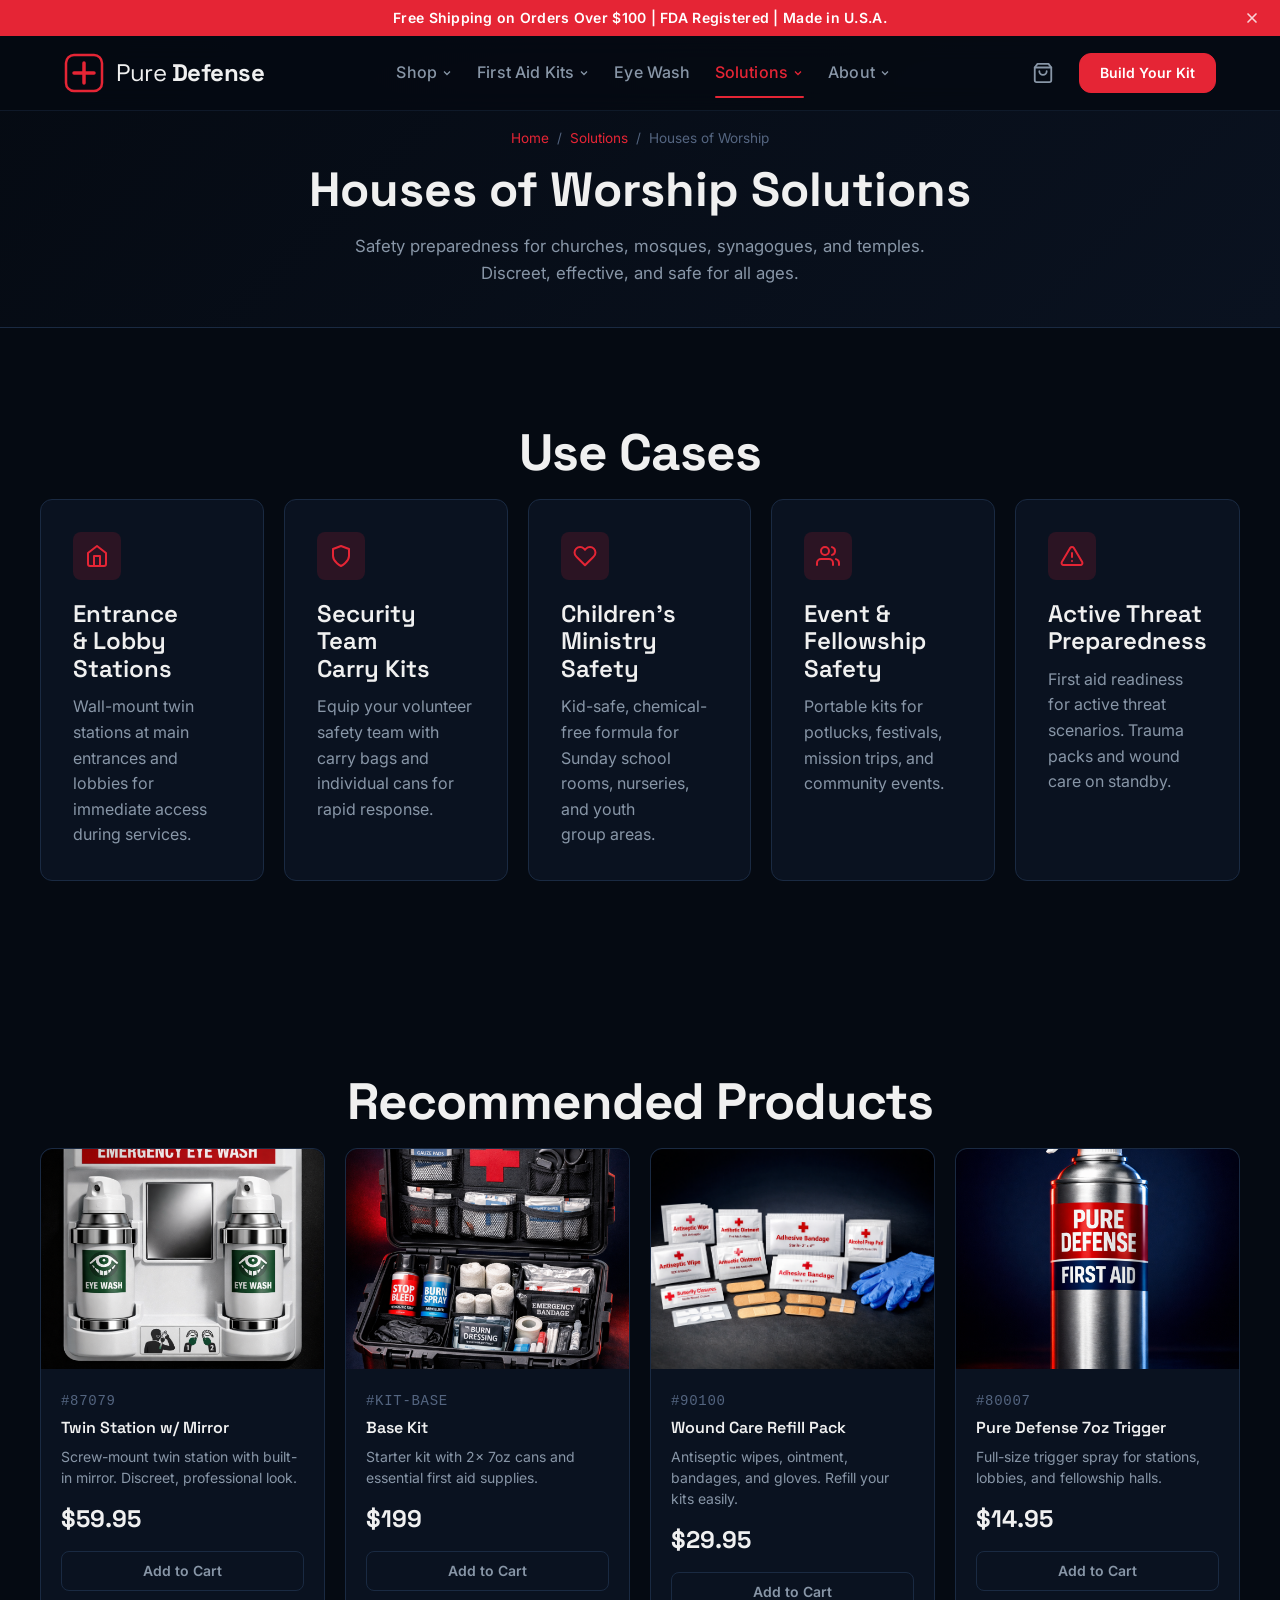
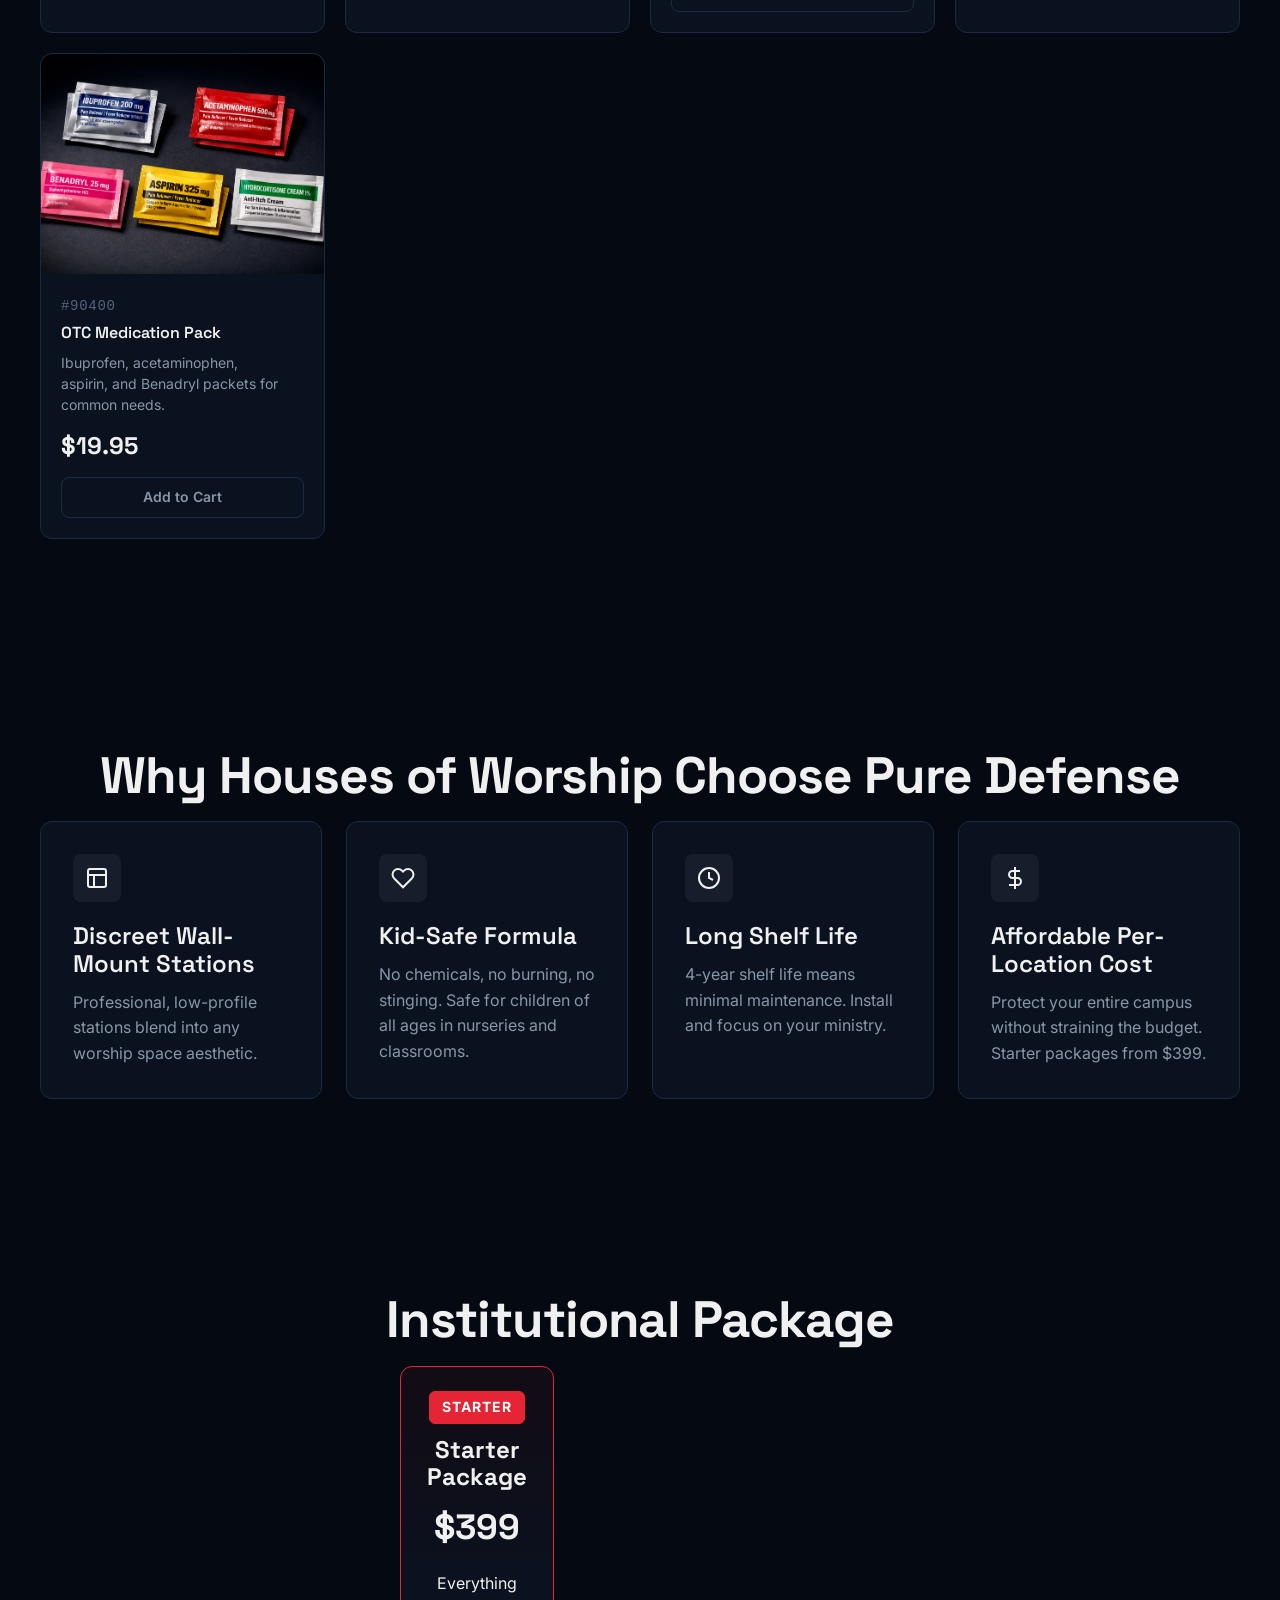
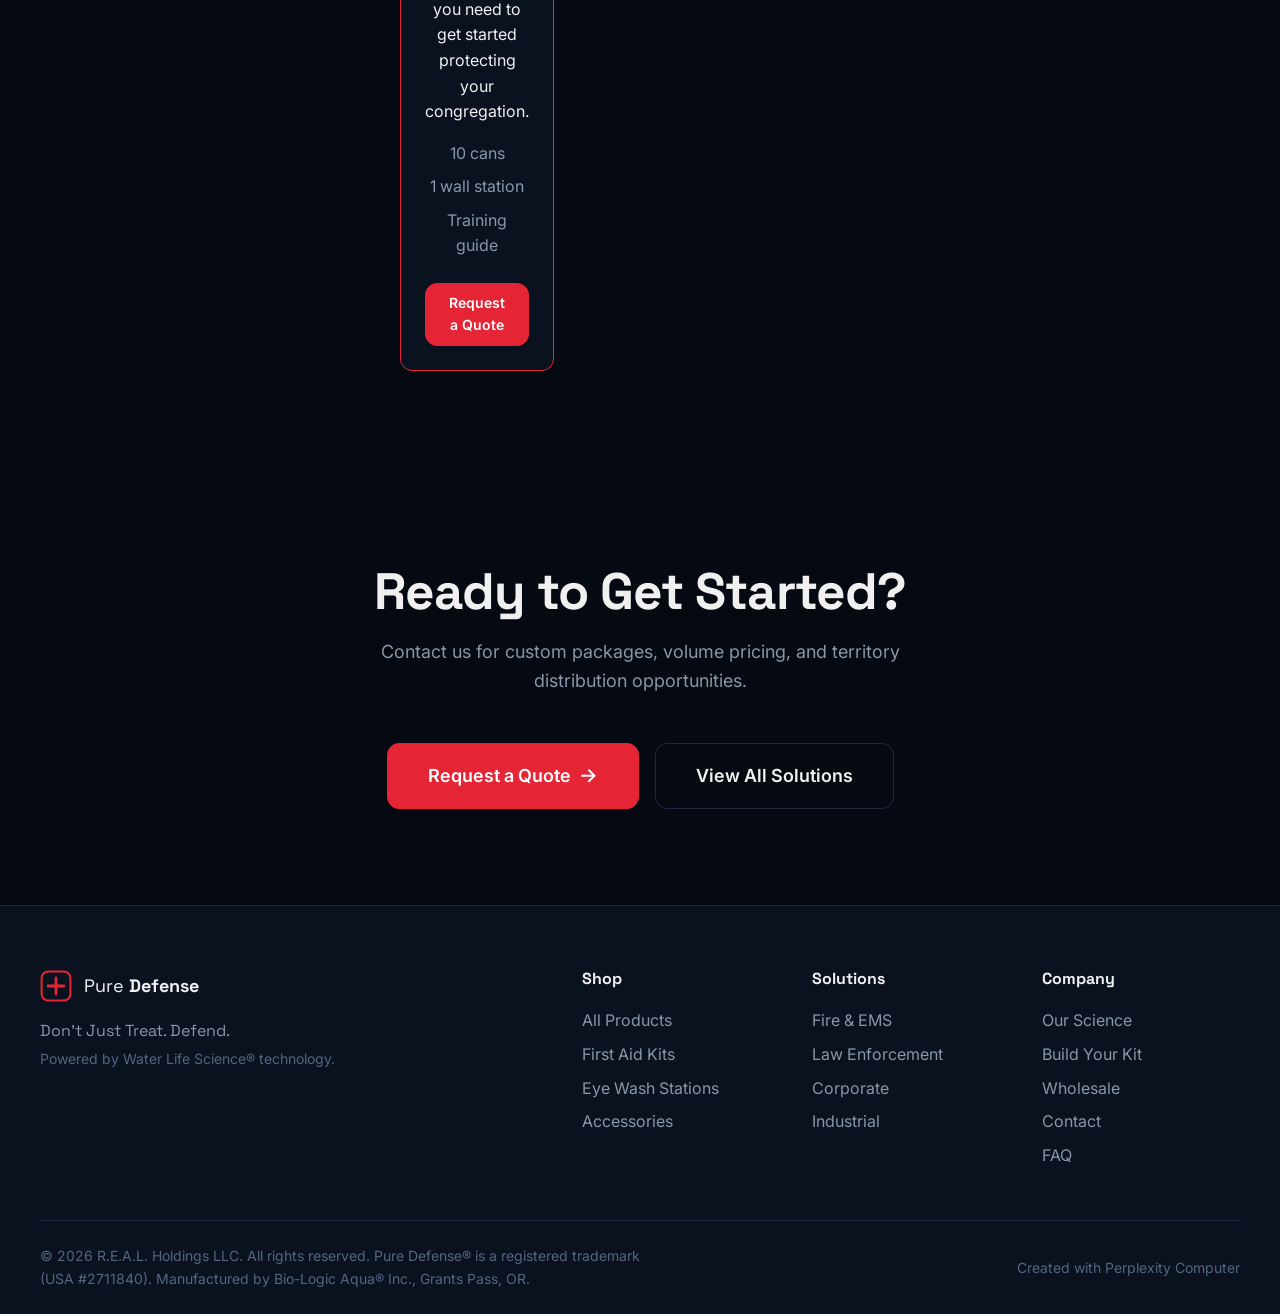
<file: houses-of-worship.html>
<!DOCTYPE html>
<html lang="en" data-theme="dark">
<head>
<!--
   ______                            __
  / ____/___  ____ ___  ____  __  __/ /____  _____
 / /   / __ \/ __ `__ \/ __ \/ / / / __/ _ \/ ___/
/ /___/ /_/ / / / / / / /_/ / /_/ / /_/  __/ /
\____/\____/_/ /_/ /_/ .___/\__,_/\__/\___/_/
                    /_/
        Created with Perplexity Computer
        https://www.perplexity.ai/computer
-->
<meta name="generator" content="Perplexity Computer">
<meta name="author" content="Perplexity Computer">
<meta property="og:see_also" content="https://www.perplexity.ai/computer">
<link rel="author" href="https://www.perplexity.ai/computer">

<meta charset="UTF-8">
<meta name="viewport" content="width=device-width, initial-scale=1.0">
<title>Houses of Worship — Pure Defense First Aid</title>
<meta name="description" content="Pure Defense safety solutions for churches, mosques, synagogues, and temples. Discreet wall-mount stations, security team kits, and kid-safe first aid.">
<link rel="preconnect" href="https://fonts.googleapis.com">
<link rel="preconnect" href="https://fonts.gstatic.com" crossorigin>
<link href="https://fonts.googleapis.com/css2?family=Inter:wght@300;400;500;600;700;800&family=Space+Grotesk:wght@400;500;600;700&display=swap" rel="stylesheet">
<link rel="stylesheet" href="./base.css">
<link rel="stylesheet" href="./style.css">

</head>
<body data-page="solutions">

<!-- ===== ANNOUNCEMENT BAR ===== -->
<div class="announcement-bar" id="announcementBar">
  <div class="announcement-inner">
    <span>Free Shipping on Orders Over $100 | FDA Registered | Made in U.S.A.</span>
  </div>
  <button class="announcement-close" id="announcementClose" aria-label="Close announcement">
    <svg width="16" height="16" viewBox="0 0 24 24" fill="none" stroke="currentColor" stroke-width="2.5" stroke-linecap="round"><path d="M18 6L6 18M6 6l12 12"/></svg>
  </button>
</div>

<!-- ===== NAVIGATION ===== -->
<nav class="nav" id="nav">
  <div class="nav-inner">
    <a href="index.html" class="nav-logo" aria-label="Pure Defense Home">
      <svg class="logo-icon" viewBox="0 0 40 40" width="40" height="40" fill="none">
        <rect x="2" y="2" width="36" height="36" rx="8" stroke="#e52535" stroke-width="2.5"/>
        <path d="M20 10v20M10 20h20" stroke="#e52535" stroke-width="3.5" stroke-linecap="round"/>
      </svg>
      <span class="logo-text">Pure <strong>Defense</strong></span>
    </a>

    <div class="nav-links" id="navLinks">
      <!-- Shop Dropdown -->
      <div class="nav-dropdown-parent" data-dropdown="shop">
        <button class="nav-link-btn" aria-expanded="false" aria-haspopup="true">Shop <svg class="dropdown-chevron" width="12" height="12" viewBox="0 0 24 24" fill="none" stroke="currentColor" stroke-width="2.5"><polyline points="6 9 12 15 18 9"/></svg></button>
        <div class="mega-dropdown mega-dropdown--shop" id="dropdownShop">
          <div class="mega-dropdown-inner">
            <div class="mega-col">
              <h5 class="mega-col-title">Cans</h5>
              <a href="shop.html" class="mega-item">
                <img src="./assets/img-1oz-can.png" alt="" class="mega-thumb" loading="lazy">
                <div class="mega-item-info"><span class="mega-item-name">Pure Defense 1oz</span><span class="mega-item-price">$8.95</span></div>
              </a>
              <a href="shop.html" class="mega-item">
                <img src="./assets/img-3oz-can.png" alt="" class="mega-thumb" loading="lazy">
                <div class="mega-item-info"><span class="mega-item-name">Pure Defense 3oz</span><span class="mega-item-price">$12.95</span></div>
              </a>
              <a href="shop.html" class="mega-item">
                <img src="./assets/img-7oz-can.png" alt="" class="mega-thumb" loading="lazy">
                <div class="mega-item-info"><span class="mega-item-name">Pure Defense 7oz</span><span class="mega-item-price">$14.95</span></div>
              </a>
              <a href="shop.html" class="mega-item">
                <img src="./assets/img-7oz-can.png" alt="" class="mega-thumb" loading="lazy">
                <div class="mega-item-info"><span class="mega-item-name">Twin Pack</span><span class="mega-item-price">$24.95</span></div>
              </a>
            </div>
            <div class="mega-col">
              <h5 class="mega-col-title">Cases &amp; Bulk</h5>
              <a href="shop.html" class="mega-item">
                <img src="./assets/img-bulk-case.png" alt="" class="mega-thumb" loading="lazy">
                <div class="mega-item-info"><span class="mega-item-name">1oz Case (344)</span><span class="mega-item-price">$2,399</span></div>
              </a>
              <a href="shop.html" class="mega-item">
                <img src="./assets/img-bulk-case.png" alt="" class="mega-thumb" loading="lazy">
                <div class="mega-item-info"><span class="mega-item-name">3oz Case (144)</span><span class="mega-item-price">$1,499</span></div>
              </a>
              <a href="shop.html" class="mega-item">
                <img src="./assets/img-bulk-case.png" alt="" class="mega-thumb" loading="lazy">
                <div class="mega-item-info"><span class="mega-item-name">7oz Case (70)</span><span class="mega-item-price">$849</span></div>
              </a>
            </div>
            <div class="mega-col">
              <h5 class="mega-col-title">First Aid Supplies</h5>
              <a href="shop.html" class="mega-item">
                <img src="./assets/img-supplies-pack.png" alt="" class="mega-thumb" loading="lazy">
                <div class="mega-item-info"><span class="mega-item-name">Wound Care Refill</span><span class="mega-item-price">$29.95</span></div>
              </a>
              <a href="shop.html" class="mega-item">
                <img src="./assets/img-trauma-kit.png" alt="" class="mega-thumb" loading="lazy">
                <div class="mega-item-info"><span class="mega-item-name">Trauma Response Pack</span><span class="mega-item-price">$79.95</span></div>
              </a>
              <a href="shop.html" class="mega-item">
                <img src="./assets/img-narcan-kit.png" alt="" class="mega-thumb" loading="lazy">
                <div class="mega-item-info"><span class="mega-item-name">Overdose Response Kit</span><span class="mega-item-price">$89.95</span></div>
              </a>
              <a href="shop.html" class="mega-item">
                <img src="./assets/img-med-pack.png" alt="" class="mega-thumb" loading="lazy">
                <div class="mega-item-info"><span class="mega-item-name">OTC Medication Pack</span><span class="mega-item-price">$19.95</span></div>
              </a>
            </div>
            <div class="mega-col">
              <h5 class="mega-col-title">Accessories</h5>
              <a href="shop.html" class="mega-item">
                <img src="./assets/img-dispenser.png" alt="" class="mega-thumb" loading="lazy">
                <div class="mega-item-info"><span class="mega-item-name">Magazine Dispenser</span><span class="mega-item-price">$349.95</span></div>
              </a>
              <a href="shop.html" class="mega-item">
                <img src="./assets/img-twin-station.png" alt="" class="mega-thumb" loading="lazy">
                <div class="mega-item-info"><span class="mega-item-name">Twin Station</span><span class="mega-item-price">$59.95</span></div>
              </a>
              <a href="shop.html" class="mega-item">
                <img src="./assets/img-wall-mount.png" alt="" class="mega-thumb" loading="lazy">
                <div class="mega-item-info"><span class="mega-item-name">Wall Mount</span><span class="mega-item-price">$12.95</span></div>
              </a>
              <a href="shop.html" class="mega-item">
                <img src="./assets/img-carry-bag.png" alt="" class="mega-thumb" loading="lazy">
                <div class="mega-item-info"><span class="mega-item-name">Carry Bags</span><span class="mega-item-price">from $64.95</span></div>
              </a>
              <a href="shop.html" class="mega-item">
                <img src="./assets/img-holster.png" alt="" class="mega-thumb" loading="lazy">
                <div class="mega-item-info"><span class="mega-item-name">Belt Holster</span><span class="mega-item-price">$18.95</span></div>
              </a>
            </div>
          </div>
          <div class="mega-footer">
            <a href="shop.html" class="mega-footer-link">View All Products <span class="arrow">→</span></a>
          </div>
        </div>
      </div>

      <!-- First Aid Kits Dropdown -->
      <div class="nav-dropdown-parent" data-dropdown="kits">
        <button class="nav-link-btn" aria-expanded="false" aria-haspopup="true">First Aid Kits <svg class="dropdown-chevron" width="12" height="12" viewBox="0 0 24 24" fill="none" stroke="currentColor" stroke-width="2.5"><polyline points="6 9 12 15 18 9"/></svg></button>
        <div class="mega-dropdown mega-dropdown--kits" id="dropdownKits">
          <div class="mega-dropdown-inner mega-kits-grid">
            <a href="kits.html" class="mega-kit-card">
              <div class="mega-kit-img"><img src="./assets/img-first-aid-kit.png" alt="Base Kit" loading="lazy"></div>
              <h5 class="mega-kit-name">Base Kit</h5>
              <span class="mega-kit-price">$199</span>
              <span class="mega-kit-tag">Starter essentials</span>
            </a>
            <a href="kits.html" class="mega-kit-card mega-kit-card--featured">
              <span class="mega-kit-badge">Most Popular</span>
              <div class="mega-kit-img"><img src="./assets/img-first-aid-kit.png" alt="Pro Kit" loading="lazy"></div>
              <h5 class="mega-kit-name">Pro Kit</h5>
              <span class="mega-kit-price">$299</span>
              <span class="mega-kit-tag">Most popular</span>
            </a>
            <a href="kits.html" class="mega-kit-card">
              <div class="mega-kit-img"><img src="./assets/img-first-aid-kit.png" alt="Tactical Kit" loading="lazy"></div>
              <h5 class="mega-kit-name">Tactical Kit</h5>
              <span class="mega-kit-price">$399</span>
              <span class="mega-kit-tag">Tactical trauma</span>
            </a>
            <a href="kits.html" class="mega-kit-card">
              <div class="mega-kit-img"><img src="./assets/img-first-aid-kit.png" alt="Fully Loaded" loading="lazy"></div>
              <h5 class="mega-kit-name">Fully Loaded</h5>
              <span class="mega-kit-price">$499</span>
              <span class="mega-kit-tag">Complete with Narcan</span>
            </a>
          </div>
          <div class="mega-footer">
            <a href="kits.html#configurator" class="mega-footer-link">Build Your Custom Kit <span class="arrow">→</span></a>
          </div>
        </div>
      </div>

      <!-- Eye Wash (simple link) -->
      <a href="eyewash.html" class="nav-link-single">Eye Wash</a>

      <!-- Solutions Dropdown -->
      <div class="nav-dropdown-parent" data-dropdown="solutions">
        <button class="nav-link-btn" aria-expanded="false" aria-haspopup="true">Solutions <svg class="dropdown-chevron" width="12" height="12" viewBox="0 0 24 24" fill="none" stroke="currentColor" stroke-width="2.5"><polyline points="6 9 12 15 18 9"/></svg></button>
        <div class="mega-dropdown mega-dropdown--solutions" id="dropdownSolutions">
          <div class="mega-dropdown-inner mega-solutions-grid">
            <a href="fire-ems.html" class="mega-solution-card">
              <div class="mega-solution-icon"><svg width="24" height="24" viewBox="0 0 24 24" fill="none" stroke="currentColor" stroke-width="2"><path d="M20.84 4.61a5.5 5.5 0 00-7.78 0L12 5.67l-1.06-1.06a5.5 5.5 0 00-7.78 7.78l1.06 1.06L12 21.23l7.78-7.78 1.06-1.06a5.5 5.5 0 000-7.78z"/></svg></div>
              <h5>Fire &amp; EMS</h5>
              <span>Apparatus kits &amp; carry bags</span>
            </a>
            <a href="law-enforcement.html" class="mega-solution-card">
              <div class="mega-solution-icon"><svg width="24" height="24" viewBox="0 0 24 24" fill="none" stroke="currentColor" stroke-width="2"><path d="M12 22s8-4 8-10V5l-8-3-8 3v7c0 6 8 10 8 10z"/></svg></div>
              <h5>Law Enforcement</h5>
              <span>Holsters &amp; vehicle mounts</span>
            </a>
            <a href="houses-of-worship.html" class="mega-solution-card">
              <div class="mega-solution-icon"><svg width="24" height="24" viewBox="0 0 24 24" fill="none" stroke="currentColor" stroke-width="2"><path d="M3 9l9-7 9 7v11a2 2 0 01-2 2H5a2 2 0 01-2-2z"/><polyline points="9 22 9 12 15 12 15 22"/></svg></div>
              <h5>Houses of Worship</h5>
              <span>Safety stations &amp; event kits</span>
            </a>
            <a href="corporate.html" class="mega-solution-card">
              <div class="mega-solution-icon"><svg width="24" height="24" viewBox="0 0 24 24" fill="none" stroke="currentColor" stroke-width="2"><rect x="2" y="3" width="20" height="14" rx="2"/><path d="M8 21h8M12 17v4"/></svg></div>
              <h5>Corporate &amp; Office</h5>
              <span>OSHA compliance packages</span>
            </a>
            <a href="industrial.html" class="mega-solution-card">
              <div class="mega-solution-icon"><svg width="24" height="24" viewBox="0 0 24 24" fill="none" stroke="currentColor" stroke-width="2"><rect x="2" y="7" width="20" height="15" rx="2"/><path d="M16 7V5a4 4 0 00-8 0v2"/></svg></div>
              <h5>Industrial</h5>
              <span>Eye wash &amp; chemical exposure</span>
            </a>
          </div>
        </div>
      </div>

      <!-- About Dropdown -->
      <div class="nav-dropdown-parent" data-dropdown="about">
        <button class="nav-link-btn" aria-expanded="false" aria-haspopup="true">About <svg class="dropdown-chevron" width="12" height="12" viewBox="0 0 24 24" fill="none" stroke="currentColor" stroke-width="2.5"><polyline points="6 9 12 15 18 9"/></svg></button>
        <div class="mega-dropdown mega-dropdown--about" id="dropdownAbout">
          <div class="mega-dropdown-inner mega-about-grid">
            <div class="mega-about-col">
              <a href="about.html" class="mega-about-link">Our Science</a>
              <a href="about.html" class="mega-about-link">How It Works</a>
              <a href="faq.html" class="mega-about-link">FAQ</a>
            </div>
            <div class="mega-about-col">
              <a href="contact.html" class="mega-about-link">Contact</a>
              <a href="solutions.html" class="mega-about-link">Wholesale Info</a>
            </div>
          </div>
        </div>
      </div>
    </div>

    <div class="nav-actions">
      <button class="cart-icon-btn" id="cartIconBtn" aria-label="Open cart">
        <svg width="22" height="22" viewBox="0 0 24 24" fill="none" stroke="currentColor" stroke-width="2" stroke-linecap="round" stroke-linejoin="round"><path d="M6 2L3 6v14a2 2 0 002 2h14a2 2 0 002-2V6l-3-4z"/><line x1="3" y1="6" x2="21" y2="6"/><path d="M16 10a4 4 0 01-8 0"/></svg>
        <span class="cart-badge" id="cartBadge"></span>
      </button>
      <a href="kits.html#configurator" class="btn btn-primary btn-sm nav-cta-btn">Build Your Kit</a>
      <button class="mobile-menu-btn" id="mobileMenuBtn" aria-label="Toggle menu">
        <svg width="24" height="24" viewBox="0 0 24 24" fill="none" stroke="currentColor" stroke-width="2" stroke-linecap="round"><path d="M3 12h18M3 6h18M3 18h18"/></svg>
      </button>
    </div>
  </div>
</nav>

<!-- ===== MOBILE MENU OVERLAY ===== -->
<div class="mobile-menu-overlay" id="mobileMenuOverlay">
  <div class="mobile-menu-panel" id="mobileMenuPanel">
    <div class="mobile-menu-header">
      <span class="logo-text">Pure <strong>Defense</strong></span>
      <button class="mobile-menu-close" id="mobileMenuClose" aria-label="Close menu">
        <svg width="24" height="24" viewBox="0 0 24 24" fill="none" stroke="currentColor" stroke-width="2" stroke-linecap="round"><path d="M18 6L6 18M6 6l12 12"/></svg>
      </button>
    </div>
    <div class="mobile-menu-body">
      <!-- Shop Accordion -->
      <div class="mobile-accordion">
        <button class="mobile-accordion-toggle" aria-expanded="false">Shop <svg width="16" height="16" viewBox="0 0 24 24" fill="none" stroke="currentColor" stroke-width="2.5"><polyline points="6 9 12 15 18 9"/></svg></button>
        <div class="mobile-accordion-panel">
          <h6 class="mobile-acc-heading">Cans</h6>
          <a href="shop.html" class="mobile-mega-item"><img src="./assets/img-1oz-can.png" alt="" class="mobile-mega-thumb"><span>Pure Defense 1oz — $8.95</span></a>
          <a href="shop.html" class="mobile-mega-item"><img src="./assets/img-3oz-can.png" alt="" class="mobile-mega-thumb"><span>Pure Defense 3oz — $12.95</span></a>
          <a href="shop.html" class="mobile-mega-item"><img src="./assets/img-7oz-can.png" alt="" class="mobile-mega-thumb"><span>Pure Defense 7oz — $14.95</span></a>
          <a href="shop.html" class="mobile-mega-item"><img src="./assets/img-7oz-can.png" alt="" class="mobile-mega-thumb"><span>Twin Pack — $24.95</span></a>
          <h6 class="mobile-acc-heading">Cases &amp; Bulk</h6>
          <a href="shop.html" class="mobile-mega-item"><img src="./assets/img-bulk-case.png" alt="" class="mobile-mega-thumb"><span>1oz Case (344) — $2,399</span></a>
          <a href="shop.html" class="mobile-mega-item"><img src="./assets/img-bulk-case.png" alt="" class="mobile-mega-thumb"><span>3oz Case (144) — $1,499</span></a>
          <a href="shop.html" class="mobile-mega-item"><img src="./assets/img-bulk-case.png" alt="" class="mobile-mega-thumb"><span>7oz Case (70) — $849</span></a>
          <h6 class="mobile-acc-heading">First Aid Supplies</h6>
          <a href="shop.html" class="mobile-mega-item"><img src="./assets/img-supplies-pack.png" alt="" class="mobile-mega-thumb"><span>Wound Care Refill — $29.95</span></a>
          <a href="shop.html" class="mobile-mega-item"><img src="./assets/img-trauma-kit.png" alt="" class="mobile-mega-thumb"><span>Trauma Response — $79.95</span></a>
          <a href="shop.html" class="mobile-mega-item"><img src="./assets/img-narcan-kit.png" alt="" class="mobile-mega-thumb"><span>Overdose Response Kit — $89.95</span></a>
          <a href="shop.html" class="mobile-mega-item"><img src="./assets/img-med-pack.png" alt="" class="mobile-mega-thumb"><span>OTC Medication Pack — $19.95</span></a>
          <h6 class="mobile-acc-heading">Accessories</h6>
          <a href="shop.html" class="mobile-mega-item"><img src="./assets/img-dispenser.png" alt="" class="mobile-mega-thumb"><span>Magazine Dispenser — $349.95</span></a>
          <a href="shop.html" class="mobile-mega-item"><img src="./assets/img-twin-station.png" alt="" class="mobile-mega-thumb"><span>Twin Station — $59.95</span></a>
          <a href="shop.html" class="mobile-mega-item"><img src="./assets/img-wall-mount.png" alt="" class="mobile-mega-thumb"><span>Wall Mount — $12.95</span></a>
          <a href="shop.html" class="mobile-mega-item"><img src="./assets/img-carry-bag.png" alt="" class="mobile-mega-thumb"><span>Carry Bags — from $64.95</span></a>
          <a href="shop.html" class="mobile-mega-item"><img src="./assets/img-holster.png" alt="" class="mobile-mega-thumb"><span>Belt Holster — $18.95</span></a>
          <a href="shop.html" class="mobile-mega-viewall">View All Products →</a>
        </div>
      </div>
      <!-- First Aid Kits Accordion -->
      <div class="mobile-accordion">
        <button class="mobile-accordion-toggle" aria-expanded="false">First Aid Kits <svg width="16" height="16" viewBox="0 0 24 24" fill="none" stroke="currentColor" stroke-width="2.5"><polyline points="6 9 12 15 18 9"/></svg></button>
        <div class="mobile-accordion-panel">
          <a href="kits.html" class="mobile-mega-item"><img src="./assets/img-first-aid-kit.png" alt="" class="mobile-mega-thumb"><span>Base Kit — $199</span></a>
          <a href="kits.html" class="mobile-mega-item"><img src="./assets/img-first-aid-kit.png" alt="" class="mobile-mega-thumb"><span>Pro Kit — $299</span></a>
          <a href="kits.html" class="mobile-mega-item"><img src="./assets/img-first-aid-kit.png" alt="" class="mobile-mega-thumb"><span>Tactical Kit — $399</span></a>
          <a href="kits.html" class="mobile-mega-item"><img src="./assets/img-first-aid-kit.png" alt="" class="mobile-mega-thumb"><span>Fully Loaded — $499</span></a>
          <a href="kits.html#configurator" class="mobile-mega-viewall">Build Your Custom Kit →</a>
        </div>
      </div>
      <!-- Eye Wash -->
      <a href="eyewash.html" class="mobile-menu-link">Eye Wash</a>
      <!-- Solutions Accordion -->
      <div class="mobile-accordion">
        <button class="mobile-accordion-toggle" aria-expanded="false">Solutions <svg width="16" height="16" viewBox="0 0 24 24" fill="none" stroke="currentColor" stroke-width="2.5"><polyline points="6 9 12 15 18 9"/></svg></button>
        <div class="mobile-accordion-panel">
          <a href="fire-ems.html" class="mobile-mega-item"><span>Fire &amp; EMS</span></a>
          <a href="law-enforcement.html" class="mobile-mega-item"><span>Law Enforcement</span></a>
          <a href="houses-of-worship.html" class="mobile-mega-item"><span>Houses of Worship</span></a>
          <a href="corporate.html" class="mobile-mega-item"><span>Corporate &amp; Office</span></a>
          <a href="industrial.html" class="mobile-mega-item"><span>Industrial</span></a>
        </div>
      </div>
      <!-- About Accordion -->
      <div class="mobile-accordion">
        <button class="mobile-accordion-toggle" aria-expanded="false">About <svg width="16" height="16" viewBox="0 0 24 24" fill="none" stroke="currentColor" stroke-width="2.5"><polyline points="6 9 12 15 18 9"/></svg></button>
        <div class="mobile-accordion-panel">
          <a href="about.html" class="mobile-mega-item"><span>Our Science</span></a>
          <a href="about.html" class="mobile-mega-item"><span>How It Works</span></a>
          <a href="faq.html" class="mobile-mega-item"><span>FAQ</span></a>
          <a href="contact.html" class="mobile-mega-item"><span>Contact</span></a>
          <a href="solutions.html" class="mobile-mega-item"><span>Wholesale Info</span></a>
        </div>
      </div>
    </div>
    <div class="mobile-menu-footer">
      <a href="kits.html#configurator" class="btn btn-primary btn-full">Build Your Kit</a>
    </div>
  </div>
</div>

<!-- ===== PAGE HEADER ===== -->
<section class="page-header" id="hero">
  <div class="page-header-inner">
    <nav class="breadcrumb"><a href="index.html">Home</a> <span>/</span> <a href="solutions.html">Solutions</a> <span>/</span> <span>Houses of Worship</span></nav>
    <h1 class="page-header-title">Houses of Worship Solutions</h1>
    <p class="page-header-sub">Safety preparedness for churches, mosques, synagogues, and temples. Discreet, effective, and safe for all ages.</p>
  </div>
</section>

<!-- ===== USE CASES ===== -->
<section class="section" id="use-cases">
  <div class="section-inner">
    <h2 class="section-title">Use Cases</h2>
    <div class="grid-5">
      <div class="card">
        <div class="card-icon red-bg">
          <svg width="28" height="28" viewBox="0 0 24 24" fill="none" stroke="currentColor" stroke-width="2" stroke-linecap="round" stroke-linejoin="round"><path d="M3 9l9-7 9 7v11a2 2 0 01-2 2H5a2 2 0 01-2-2z"/><polyline points="9 22 9 12 15 12 15 22"/></svg>
        </div>
        <h3>Entrance &amp; Lobby Stations</h3>
        <p>Wall-mount twin stations at main entrances and lobbies for immediate access during services.</p>
      </div>
      <div class="card">
        <div class="card-icon red-bg">
          <svg width="28" height="28" viewBox="0 0 24 24" fill="none" stroke="currentColor" stroke-width="2" stroke-linecap="round" stroke-linejoin="round"><path d="M12 22s8-4 8-10V5l-8-3-8 3v7c0 6 8 10 8 10z"/></svg>
        </div>
        <h3>Security Team Carry Kits</h3>
        <p>Equip your volunteer safety team with carry bags and individual cans for rapid response.</p>
      </div>
      <div class="card">
        <div class="card-icon red-bg">
          <svg width="28" height="28" viewBox="0 0 24 24" fill="none" stroke="currentColor" stroke-width="2" stroke-linecap="round" stroke-linejoin="round"><path d="M20.84 4.61a5.5 5.5 0 00-7.78 0L12 5.67l-1.06-1.06a5.5 5.5 0 00-7.78 7.78l1.06 1.06L12 21.23l7.78-7.78 1.06-1.06a5.5 5.5 0 000-7.78z"/></svg>
        </div>
        <h3>Children's Ministry Safety</h3>
        <p>Kid-safe, chemical-free formula for Sunday school rooms, nurseries, and youth group areas.</p>
      </div>
      <div class="card">
        <div class="card-icon red-bg">
          <svg width="28" height="28" viewBox="0 0 24 24" fill="none" stroke="currentColor" stroke-width="2" stroke-linecap="round" stroke-linejoin="round"><path d="M17 21v-2a4 4 0 00-4-4H5a4 4 0 00-4 4v2"/><circle cx="9" cy="7" r="4"/><path d="M23 21v-2a4 4 0 00-3-3.87"/><path d="M16 3.13a4 4 0 010 7.75"/></svg>
        </div>
        <h3>Event &amp; Fellowship Safety</h3>
        <p>Portable kits for potlucks, festivals, mission trips, and community events.</p>
      </div>
      <div class="card">
        <div class="card-icon red-bg">
          <svg width="28" height="28" viewBox="0 0 24 24" fill="none" stroke="currentColor" stroke-width="2" stroke-linecap="round" stroke-linejoin="round"><path d="M10.29 3.86L1.82 18a2 2 0 001.71 3h16.94a2 2 0 001.71-3L13.71 3.86a2 2 0 00-3.42 0z"/><line x1="12" y1="9" x2="12" y2="13"/><line x1="12" y1="17" x2="12.01" y2="17"/></svg>
        </div>
        <h3>Active Threat Preparedness</h3>
        <p>First aid readiness for active threat scenarios. Trauma packs and wound care on standby.</p>
      </div>
    </div>
  </div>
</section>

<!-- ===== RECOMMENDED PRODUCTS ===== -->
<section class="section" id="products">
  <div class="section-inner">
    <h2 class="section-title">Recommended Products</h2>
    <div class="product-grid">
      <div class="product-card" data-product-id="87079">
        <div class="product-img-wrap">
          <img src="./assets/img-twin-station.png" alt="Twin Station w/ Mirror" loading="lazy">
        </div>
        <div class="product-info">
          <span class="product-sku">#87079</span>
          <h4 class="product-name">Twin Station w/ Mirror</h4>
          <p class="product-desc">Screw-mount twin station with built-in mirror. Discreet, professional look.</p>
          <div class="product-price">$59.95</div>
          <button class="btn-add-cart" data-product-id="87079">Add to Cart</button>
        </div>
      </div>
      <div class="product-card" data-product-id="KIT-BASE">
        <div class="product-img-wrap">
          <img src="./assets/img-first-aid-kit.png" alt="Base Kit" loading="lazy">
        </div>
        <div class="product-info">
          <span class="product-sku">#KIT-BASE</span>
          <h4 class="product-name">Base Kit</h4>
          <p class="product-desc">Starter kit with 2× 7oz cans and essential first aid supplies.</p>
          <div class="product-price">$199</div>
          <button class="btn-add-cart" data-product-id="KIT-BASE">Add to Cart</button>
        </div>
      </div>
      <div class="product-card" data-product-id="90100">
        <div class="product-img-wrap">
          <img src="./assets/img-supplies-pack.png" alt="Wound Care Refill Pack" loading="lazy">
        </div>
        <div class="product-info">
          <span class="product-sku">#90100</span>
          <h4 class="product-name">Wound Care Refill Pack</h4>
          <p class="product-desc">Antiseptic wipes, ointment, bandages, and gloves. Refill your kits easily.</p>
          <div class="product-price">$29.95</div>
          <button class="btn-add-cart" data-product-id="90100">Add to Cart</button>
        </div>
      </div>
      <div class="product-card" data-product-id="80007">
        <div class="product-img-wrap">
          <img src="./assets/img-7oz-can.png" alt="Pure Defense 7oz Trigger" loading="lazy">
        </div>
        <div class="product-info">
          <span class="product-sku">#80007</span>
          <h4 class="product-name">Pure Defense 7oz Trigger</h4>
          <p class="product-desc">Full-size trigger spray for stations, lobbies, and fellowship halls.</p>
          <div class="product-price">$14.95</div>
          <button class="btn-add-cart" data-product-id="80007">Add to Cart</button>
        </div>
      </div>
      <div class="product-card" data-product-id="90400">
        <div class="product-img-wrap">
          <img src="./assets/img-med-pack.png" alt="OTC Medication Pack" loading="lazy">
        </div>
        <div class="product-info">
          <span class="product-sku">#90400</span>
          <h4 class="product-name">OTC Medication Pack</h4>
          <p class="product-desc">Ibuprofen, acetaminophen, aspirin, and Benadryl packets for common needs.</p>
          <div class="product-price">$19.95</div>
          <button class="btn-add-cart" data-product-id="90400">Add to Cart</button>
        </div>
      </div>
    </div>
  </div>
</section>

<!-- ===== WHY CHOOSE ===== -->
<section class="section" id="benefits">
  <div class="section-inner">
    <h2 class="section-title">Why Houses of Worship Choose Pure Defense</h2>
    <div class="grid-4">
      <div class="card">
        <div class="card-icon dark-bg">
          <svg width="24" height="24" viewBox="0 0 24 24" fill="none" stroke="currentColor" stroke-width="2"><rect x="3" y="3" width="18" height="18" rx="2" ry="2"/><line x1="3" y1="9" x2="21" y2="9"/><line x1="9" y1="21" x2="9" y2="9"/></svg>
        </div>
        <h3>Discreet Wall-Mount Stations</h3>
        <p>Professional, low-profile stations blend into any worship space aesthetic.</p>
      </div>
      <div class="card">
        <div class="card-icon dark-bg">
          <svg width="24" height="24" viewBox="0 0 24 24" fill="none" stroke="currentColor" stroke-width="2"><path d="M20.84 4.61a5.5 5.5 0 00-7.78 0L12 5.67l-1.06-1.06a5.5 5.5 0 00-7.78 7.78l1.06 1.06L12 21.23l7.78-7.78 1.06-1.06a5.5 5.5 0 000-7.78z"/></svg>
        </div>
        <h3>Kid-Safe Formula</h3>
        <p>No chemicals, no burning, no stinging. Safe for children of all ages in nurseries and classrooms.</p>
      </div>
      <div class="card">
        <div class="card-icon dark-bg">
          <svg width="24" height="24" viewBox="0 0 24 24" fill="none" stroke="currentColor" stroke-width="2"><circle cx="12" cy="12" r="10"/><polyline points="12 6 12 12 16 14"/></svg>
        </div>
        <h3>Long Shelf Life</h3>
        <p>4-year shelf life means minimal maintenance. Install and focus on your ministry.</p>
      </div>
      <div class="card">
        <div class="card-icon dark-bg">
          <svg width="24" height="24" viewBox="0 0 24 24" fill="none" stroke="currentColor" stroke-width="2"><line x1="12" y1="1" x2="12" y2="23"/><path d="M17 5H9.5a3.5 3.5 0 000 7h5a3.5 3.5 0 010 7H6"/></svg>
        </div>
        <h3>Affordable Per-Location Cost</h3>
        <p>Protect your entire campus without straining the budget. Starter packages from $399.</p>
      </div>
    </div>
  </div>
</section>

<!-- ===== INSTITUTIONAL PACKAGE ===== -->
<section class="section" id="package">
  <div class="section-inner">
    <h2 class="section-title">Institutional Package</h2>
    <div class="inst-grid" style="max-width: 480px; margin: 0 auto;">
      <div class="inst-card inst-featured">
        <span class="inst-badge">STARTER</span>
        <h4 class="inst-name">Starter Package</h4>
        <div class="inst-price">$399</div>
        <p style="color: var(--color-text-secondary); font-size: var(--text-sm); margin-bottom: var(--space-4);">Everything you need to get started protecting your congregation.</p>
        <ul class="inst-features">
          <li>10 cans</li>
          <li>1 wall station</li>
          <li>Training guide</li>
        </ul>
        <a href="contact.html" class="btn btn-primary btn-full btn-sm">Request a Quote</a>
      </div>
    </div>
  </div>
</section>

<!-- ===== CTA ===== -->
<section class="section">
  <div class="section-inner" style="text-align: center;">
    <h2 class="section-title">Ready to Get Started?</h2>
    <p class="section-sub">Contact us for custom packages, volume pricing, and territory distribution opportunities.</p>
    <div style="display: flex; gap: var(--space-4); justify-content: center; flex-wrap: wrap; margin-top: var(--space-6);">
      <a href="contact.html" class="btn btn-primary btn-lg">Request a Quote <span class="arrow">→</span></a>
      <a href="solutions.html" class="btn btn-ghost btn-lg">View All Solutions</a>
    </div>
  </div>
</section>

<!-- ===== FOOTER ===== -->
<footer class="footer">
  <div class="footer-inner">
    <div class="footer-brand">
      <div class="footer-logo">
        <svg viewBox="0 0 40 40" width="32" height="32" fill="none">
          <rect x="2" y="2" width="36" height="36" rx="8" stroke="#e52535" stroke-width="2.5"/>
          <path d="M20 10v20M10 20h20" stroke="#e52535" stroke-width="3.5" stroke-linecap="round"/>
        </svg>
        <span class="logo-text-sm">Pure <strong>Defense</strong></span>
      </div>
      <p class="footer-tagline">Don't Just Treat. Defend.</p>
      <p class="footer-sub">Powered by Water Life Science® technology.</p>
    </div>
    <div class="footer-links">
      <div class="footer-col">
        <h4>Shop</h4>
        <a href="shop.html">All Products</a>
        <a href="kits.html">First Aid Kits</a>
        <a href="eyewash.html">Eye Wash Stations</a>
        <a href="shop.html">Accessories</a>
      </div>
      <div class="footer-col">
        <h4>Solutions</h4>
        <a href="fire-ems.html">Fire &amp; EMS</a>
        <a href="law-enforcement.html">Law Enforcement</a>
        <a href="corporate.html">Corporate</a>
        <a href="industrial.html">Industrial</a>
      </div>
      <div class="footer-col">
        <h4>Company</h4>
        <a href="about.html">Our Science</a>
        <a href="kits.html#configurator">Build Your Kit</a>
        <a href="solutions.html">Wholesale</a>
        <a href="contact.html">Contact</a>
        <a href="faq.html">FAQ</a>
      </div>
    </div>
  </div>
  <div class="footer-bottom">
    <p>© 2026 R.E.A.L. Holdings LLC. All rights reserved. Pure Defense® is a registered trademark (USA #2711840). Manufactured by Bio-Logic Aqua® Inc., Grants Pass, OR.</p>
    <a href="https://www.perplexity.ai/computer" target="_blank" rel="noopener noreferrer">Created with Perplexity Computer</a>
  </div>
</footer>

<!-- ===== STICKY MOBILE CTA ===== -->
<div class="sticky-cta" id="stickyCta">
  <a href="kits.html#configurator" class="btn btn-primary btn-full">Build Your Kit</a>
</div>

<!-- ===== CART OVERLAY & DRAWER ===== -->
<div class="cart-overlay" id="cartOverlay"></div>
<aside class="cart-drawer" id="cartDrawer">
  <div class="cart-drawer-header">
    <h3>Your Cart</h3>
    <button class="cart-close-btn" id="cartCloseBtn" aria-label="Close cart">
      <svg width="20" height="20" viewBox="0 0 24 24" fill="none" stroke="currentColor" stroke-width="2" stroke-linecap="round"><path d="M18 6L6 18M6 6l12 12"/></svg>
    </button>
  </div>
  <div class="cart-items" id="cartItems">
    <!-- Cart items rendered by JS -->
  </div>
  <div class="cart-empty" id="cartEmpty">
    <svg width="48" height="48" viewBox="0 0 24 24" fill="none" stroke="currentColor" stroke-width="1.5" stroke-linecap="round" stroke-linejoin="round"><path d="M6 2L3 6v14a2 2 0 002 2h14a2 2 0 002-2V6l-3-4z"/><line x1="3" y1="6" x2="21" y2="6"/><path d="M16 10a4 4 0 01-8 0"/></svg>
    <p>Your cart is empty</p>
    <button class="btn btn-ghost btn-sm" id="continueShopping">Continue Shopping</button>
  </div>
  <div class="cart-summary" id="cartSummary">
    <div class="cart-summary-row">
      <span>Subtotal</span>
      <span id="cartSubtotal">$0.00</span>
    </div>
    <div class="cart-summary-row cart-shipping-row">
      <span>Shipping</span>
      <span id="cartShipping">$9.95 flat rate</span>
    </div>
    <div class="cart-summary-row cart-total-row">
      <span>Total</span>
      <span id="cartTotal">$0.00</span>
    </div>
    <button class="btn btn-primary btn-full" id="checkoutBtn">Proceed to Checkout</button>
  </div>
</aside>

<!-- ===== CHECKOUT OVERLAY ===== -->
<div class="checkout-overlay" id="checkoutOverlay">
  <div class="checkout-container">
    <div class="checkout-header">
      <h2>Checkout</h2>
      <div class="checkout-steps-indicator" id="checkoutStepsIndicator">
        <span class="step-dot active" data-step="1">1</span>
        <span class="step-line"></span>
        <span class="step-dot" data-step="2">2</span>
        <span class="step-line"></span>
        <span class="step-dot" data-step="3">3</span>
        <span class="step-line"></span>
        <span class="step-dot" data-step="4">4</span>
      </div>
      <button class="checkout-close-btn" id="checkoutCloseBtn" aria-label="Close checkout">
        <svg width="20" height="20" viewBox="0 0 24 24" fill="none" stroke="currentColor" stroke-width="2" stroke-linecap="round"><path d="M18 6L6 18M6 6l12 12"/></svg>
      </button>
    </div>

    <!-- Step 1: Shipping -->
    <div class="checkout-step active" id="checkoutStep1">
      <h3>Shipping Information</h3>
      <form class="checkout-form" id="shippingForm">
        <div class="form-row">
          <div class="form-group">
            <label for="shipName">Full Name *</label>
            <input type="text" id="shipName" required placeholder="John Doe">
            <span class="form-error" id="shipNameError"></span>
          </div>
          <div class="form-group">
            <label for="shipEmail">Email Address *</label>
            <input type="email" id="shipEmail" required placeholder="john@example.com">
            <span class="form-error" id="shipEmailError"></span>
          </div>
        </div>
        <div class="form-group">
          <label for="shipPhone">Phone Number *</label>
          <input type="tel" id="shipPhone" required placeholder="(555) 123-4567">
          <span class="form-error" id="shipPhoneError"></span>
        </div>
        <div class="form-group">
          <label for="shipAddress1">Address Line 1 *</label>
          <input type="text" id="shipAddress1" required placeholder="123 Main Street">
          <span class="form-error" id="shipAddress1Error"></span>
        </div>
        <div class="form-group">
          <label for="shipAddress2">Address Line 2</label>
          <input type="text" id="shipAddress2" placeholder="Apt, Suite, Unit (optional)">
        </div>
        <div class="form-row form-row-3">
          <div class="form-group">
            <label for="shipCity">City *</label>
            <input type="text" id="shipCity" required placeholder="City">
            <span class="form-error" id="shipCityError"></span>
          </div>
          <div class="form-group">
            <label for="shipState">State *</label>
            <select id="shipState" required>
              <option value="">Select...</option>
              <option value="AL">Alabama</option><option value="AK">Alaska</option><option value="AZ">Arizona</option><option value="AR">Arkansas</option>
              <option value="CA">California</option><option value="CO">Colorado</option><option value="CT">Connecticut</option><option value="DE">Delaware</option>
              <option value="FL">Florida</option><option value="GA">Georgia</option><option value="HI">Hawaii</option><option value="ID">Idaho</option>
              <option value="IL">Illinois</option><option value="IN">Indiana</option><option value="IA">Iowa</option><option value="KS">Kansas</option>
              <option value="KY">Kentucky</option><option value="LA">Louisiana</option><option value="ME">Maine</option><option value="MD">Maryland</option>
              <option value="MA">Massachusetts</option><option value="MI">Michigan</option><option value="MN">Minnesota</option><option value="MS">Mississippi</option>
              <option value="MO">Missouri</option><option value="MT">Montana</option><option value="NE">Nebraska</option><option value="NV">Nevada</option>
              <option value="NH">New Hampshire</option><option value="NJ">New Jersey</option><option value="NM">New Mexico</option><option value="NY">New York</option>
              <option value="NC">North Carolina</option><option value="ND">North Dakota</option><option value="OH">Ohio</option><option value="OK">Oklahoma</option>
              <option value="OR">Oregon</option><option value="PA">Pennsylvania</option><option value="RI">Rhode Island</option><option value="SC">South Carolina</option>
              <option value="SD">South Dakota</option><option value="TN">Tennessee</option><option value="TX">Texas</option><option value="UT">Utah</option>
              <option value="VT">Vermont</option><option value="VA">Virginia</option><option value="WA">Washington</option><option value="WV">West Virginia</option>
              <option value="WI">Wisconsin</option><option value="WY">Wyoming</option><option value="DC">District of Columbia</option>
            </select>
            <span class="form-error" id="shipStateError"></span>
          </div>
          <div class="form-group">
            <label for="shipZip">ZIP Code *</label>
            <input type="text" id="shipZip" required placeholder="12345" maxlength="10">
            <span class="form-error" id="shipZipError"></span>
          </div>
        </div>
        <button type="submit" class="btn btn-primary btn-full">Continue to Review</button>
      </form>
    </div>

    <!-- Step 2: Order Review -->
    <div class="checkout-step" id="checkoutStep2">
      <h3>Order Review</h3>
      <div class="review-items" id="reviewItems"></div>
      <div class="review-address" id="reviewAddress"></div>
      <div class="review-totals" id="reviewTotals"></div>
      <div class="review-actions">
        <button class="btn btn-ghost" id="editShippingBtn">Edit Shipping</button>
        <button class="btn btn-ghost" id="editCartBtn">Edit Cart</button>
        <button class="btn btn-primary" id="continueToPaymentBtn">Continue to Payment</button>
      </div>
    </div>

    <!-- Step 3: Payment Placeholder -->
    <div class="checkout-step" id="checkoutStep3">
      <h3>Payment</h3>
      <div class="payment-placeholder">
        <svg width="48" height="48" viewBox="0 0 24 24" fill="none" stroke="var(--color-accent)" stroke-width="1.5" stroke-linecap="round" stroke-linejoin="round">
          <rect x="1" y="4" width="22" height="16" rx="2" ry="2"/><line x1="1" y1="10" x2="23" y2="10"/>
        </svg>
        <p class="payment-message">Payment processing is being set up. To complete your order, please contact us directly.</p>
        <div class="payment-total">
          <span>Order Total:</span>
          <strong id="paymentTotal">$0.00</strong>
        </div>
      </div>
      <button class="btn btn-primary btn-full" id="placeOrderBtn">Place Order</button>
    </div>

    <!-- Step 4: Order Confirmation -->
    <div class="checkout-step" id="checkoutStep4">
      <div class="order-confirmation">
        <div class="confirmation-check">
          <svg width="64" height="64" viewBox="0 0 24 24" fill="none" stroke="#4ade80" stroke-width="2" stroke-linecap="round" stroke-linejoin="round"><path d="M22 11.08V12a10 10 0 11-5.93-9.14"/><polyline points="22 4 12 14.01 9 11.01"/></svg>
        </div>
        <h3>Thank you for your order!</h3>
        <p class="order-number" id="orderNumber"></p>
        <div class="confirmation-summary" id="confirmationSummary"></div>
        <div class="confirmation-address" id="confirmationAddress"></div>
        <p class="confirmation-note">We'll contact you to arrange payment and shipping.</p>
        <p class="confirmation-contact">Contact: <a href="mailto:jswistock19@gmail.com">jswistock19@gmail.com</a></p>
        <button class="btn btn-primary btn-full" id="continueShoppingBtn">Continue Shopping</button>
      </div>
    </div>
  </div>
</div>

<!-- ===== BACK TO TOP BUTTON ===== -->
<button class="back-to-top" id="backToTop" aria-label="Back to top">
  <svg width="20" height="20" viewBox="0 0 24 24" fill="none" stroke="currentColor" stroke-width="2.5" stroke-linecap="round" stroke-linejoin="round"><polyline points="18 15 12 9 6 15"/></svg>
</button>

<!-- ===== TOAST CONTAINER ===== -->
<div class="toast-container" id="toastContainer"></div>

<script src="./app.js" defer></script>
</body>
</html>
</file>
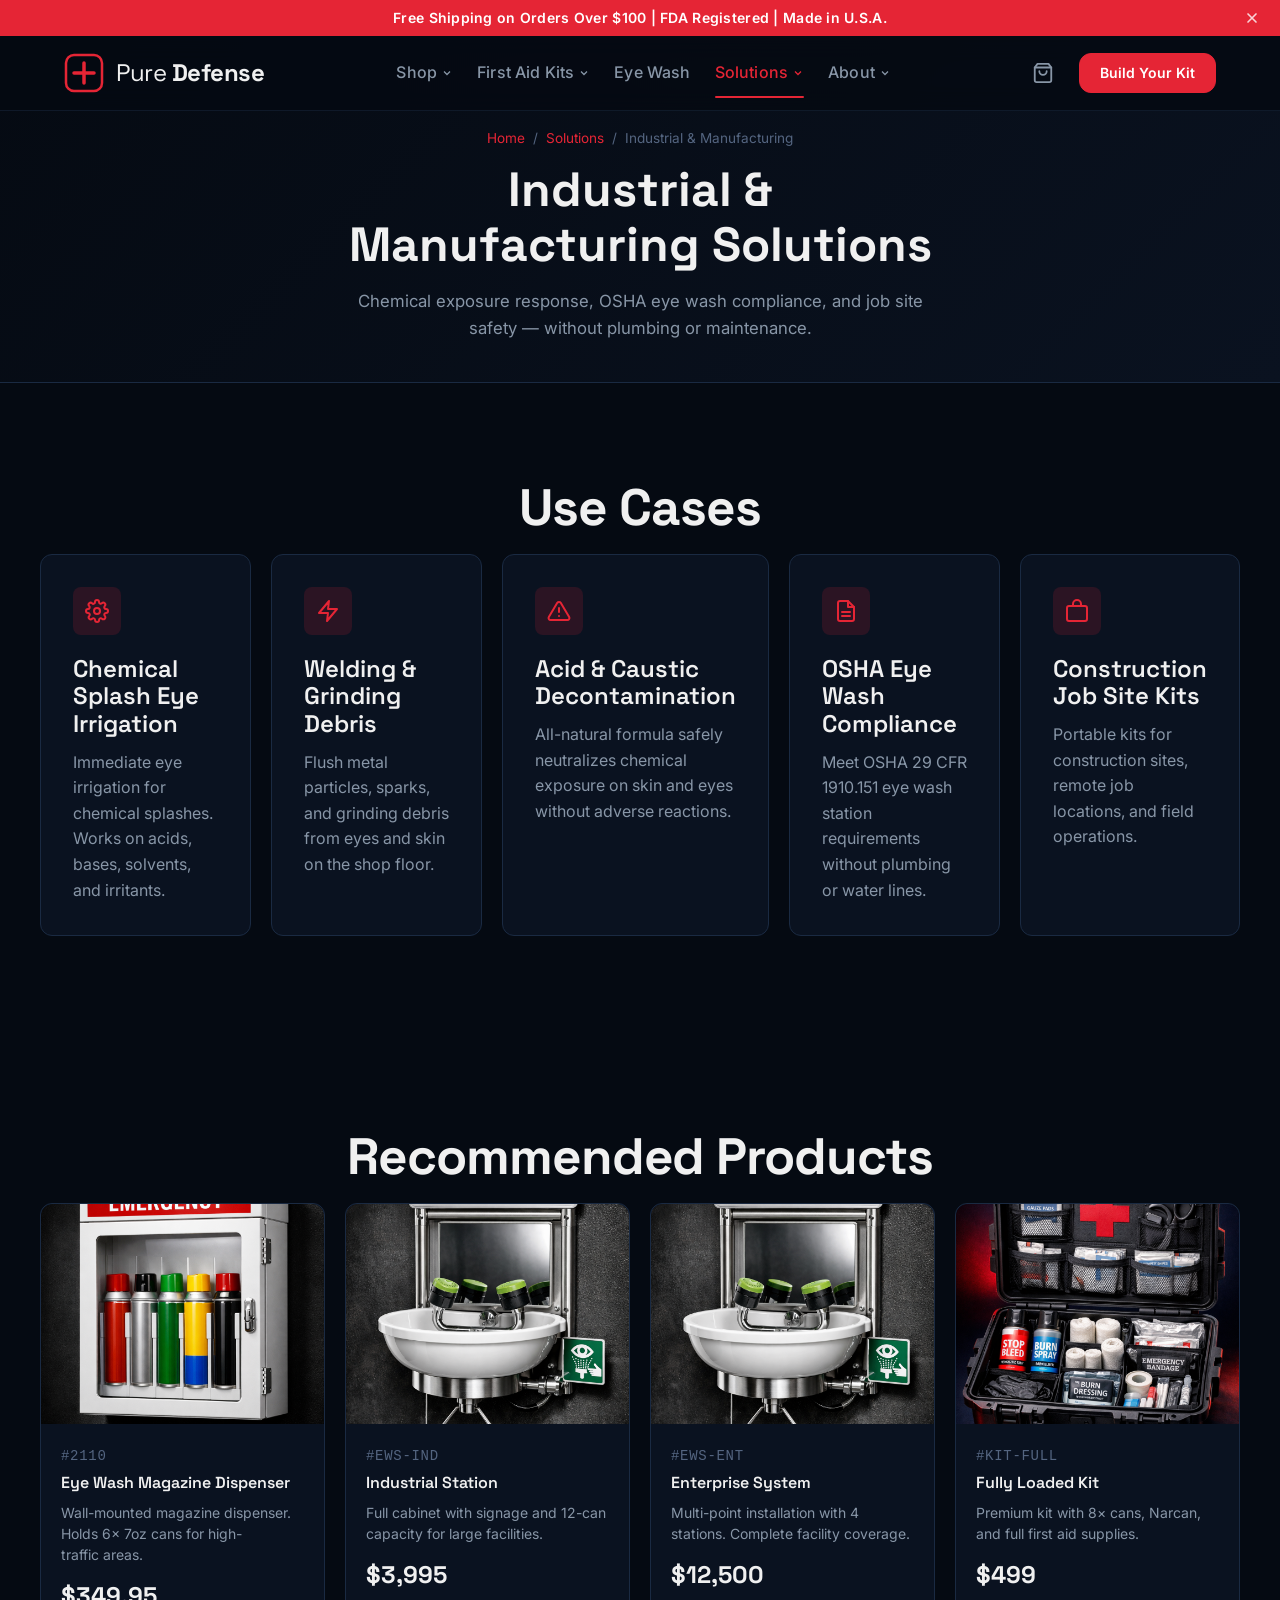
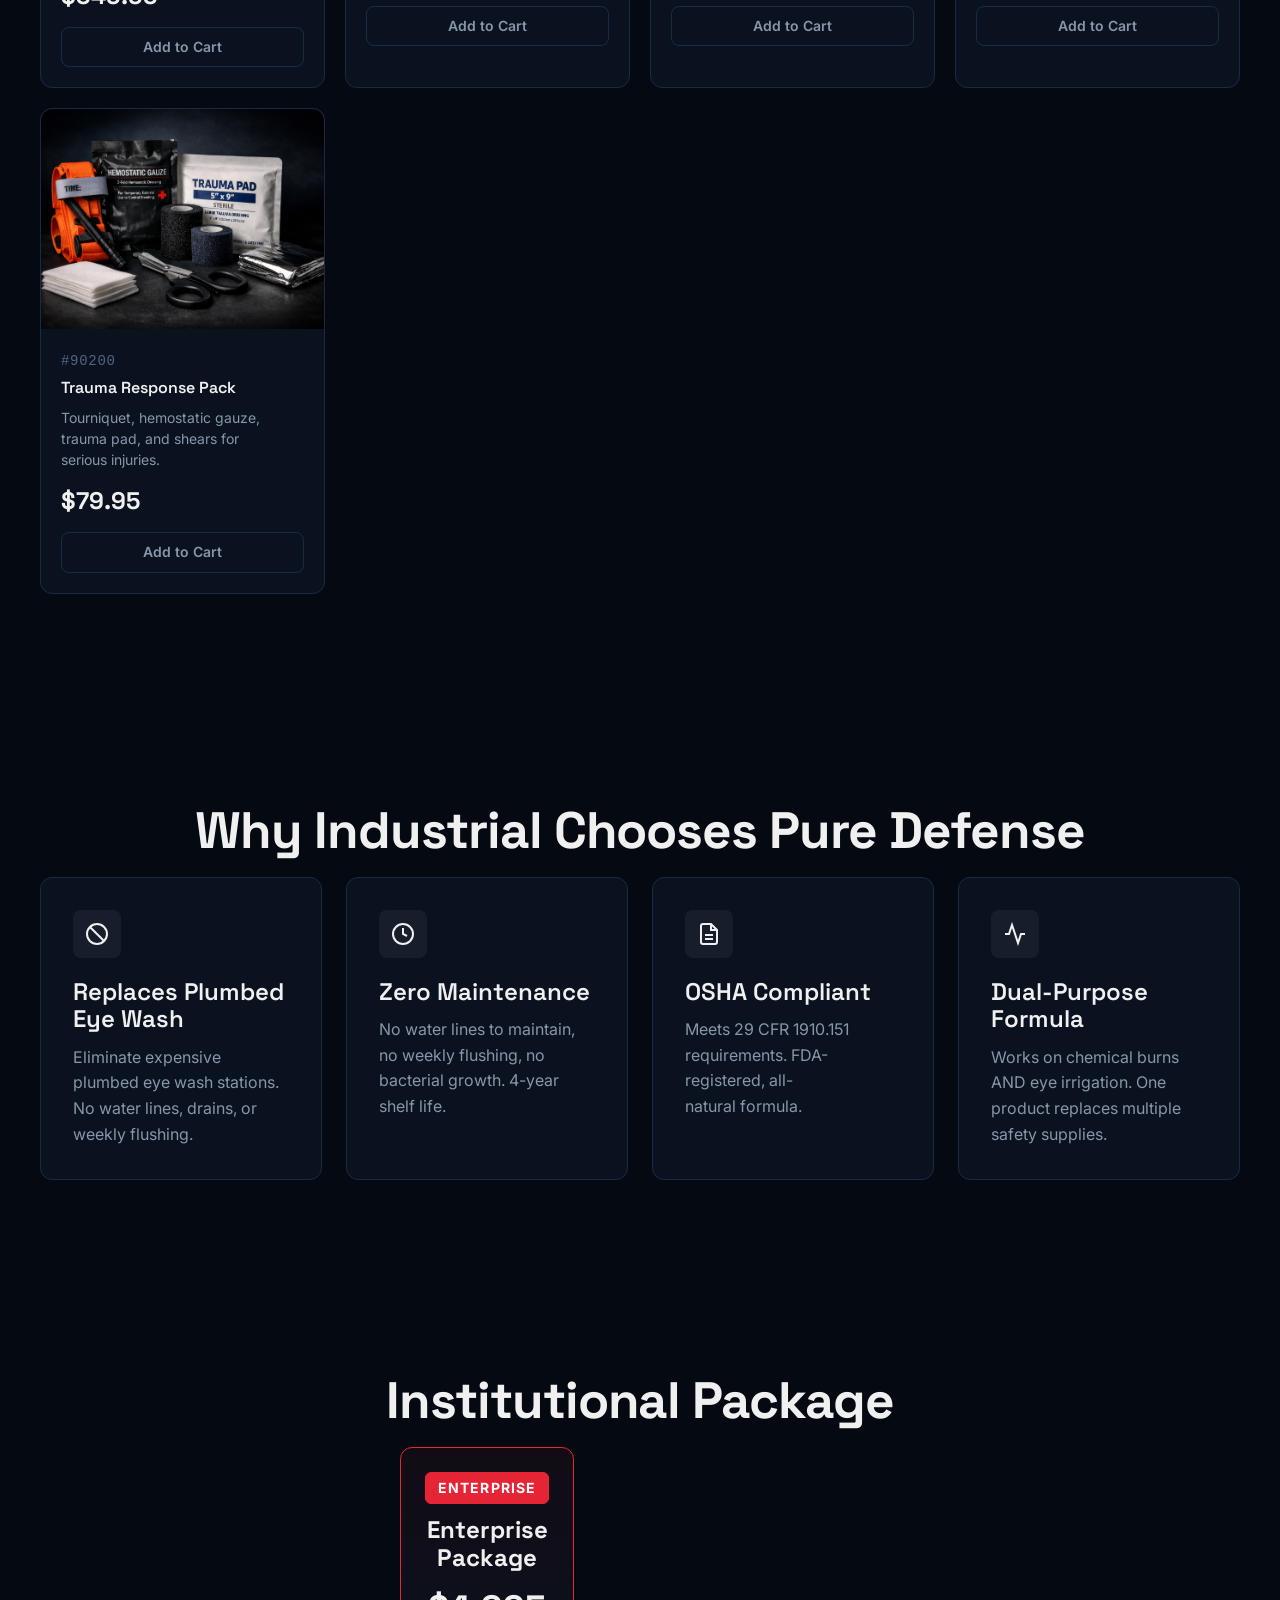
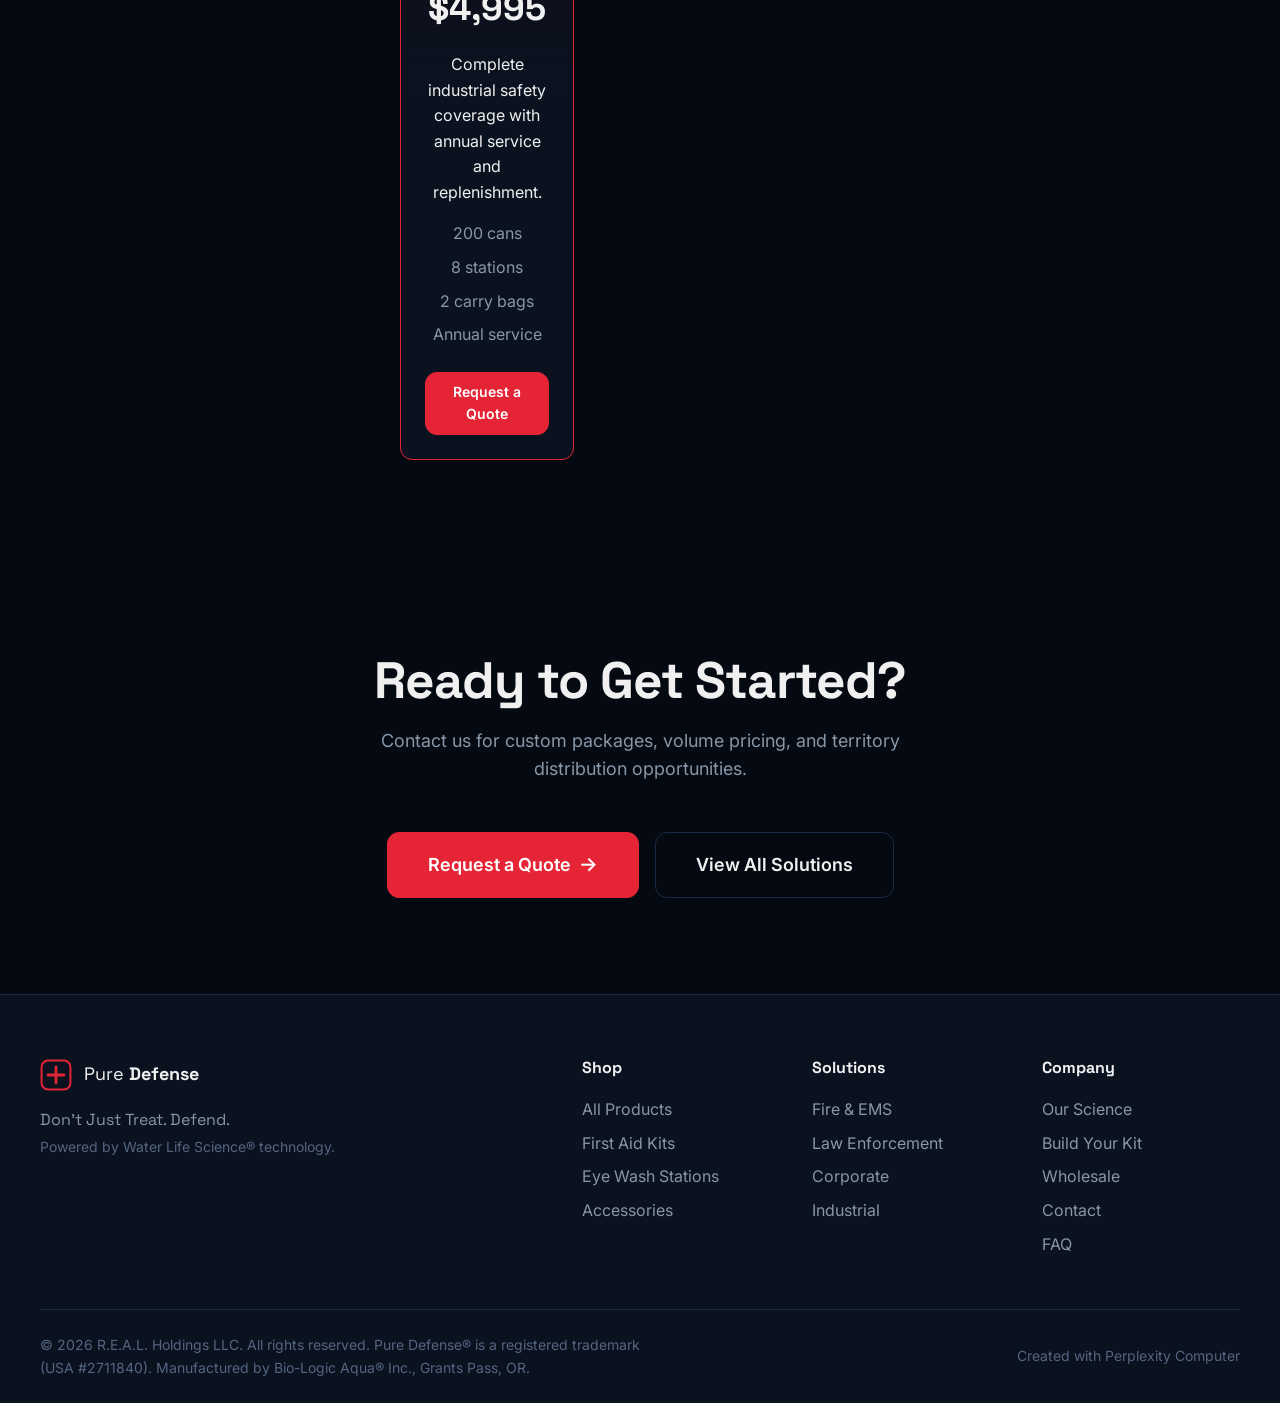
<file: industrial.html>
<!DOCTYPE html>
<html lang="en" data-theme="dark">
<head>
<!--
   ______                            __
  / ____/___  ____ ___  ____  __  __/ /____  _____
 / /   / __ \/ __ `__ \/ __ \/ / / / __/ _ \/ ___/
/ /___/ /_/ / / / / / / /_/ / /_/ / /_/  __/ /
\____/\____/_/ /_/ /_/ .___/\__,_/\__/\___/_/
                    /_/
        Created with Perplexity Computer
        https://www.perplexity.ai/computer
-->
<meta name="generator" content="Perplexity Computer">
<meta name="author" content="Perplexity Computer">
<meta property="og:see_also" content="https://www.perplexity.ai/computer">
<link rel="author" href="https://www.perplexity.ai/computer">

<meta charset="UTF-8">
<meta name="viewport" content="width=device-width, initial-scale=1.0">
<title>Industrial & Manufacturing — Pure Defense First Aid</title>
<meta name="description" content="Industrial-grade eye wash and first aid for chemical exposure, welding debris, and OSHA compliance. Enterprise systems from $4,995.">
<link rel="preconnect" href="https://fonts.googleapis.com">
<link rel="preconnect" href="https://fonts.gstatic.com" crossorigin>
<link href="https://fonts.googleapis.com/css2?family=Inter:wght@300;400;500;600;700;800&family=Space+Grotesk:wght@400;500;600;700&display=swap" rel="stylesheet">
<link rel="stylesheet" href="./base.css">
<link rel="stylesheet" href="./style.css">

</head>
<body data-page="solutions">

<!-- ===== ANNOUNCEMENT BAR ===== -->
<div class="announcement-bar" id="announcementBar">
  <div class="announcement-inner">
    <span>Free Shipping on Orders Over $100 | FDA Registered | Made in U.S.A.</span>
  </div>
  <button class="announcement-close" id="announcementClose" aria-label="Close announcement">
    <svg width="16" height="16" viewBox="0 0 24 24" fill="none" stroke="currentColor" stroke-width="2.5" stroke-linecap="round"><path d="M18 6L6 18M6 6l12 12"/></svg>
  </button>
</div>

<!-- ===== NAVIGATION ===== -->
<nav class="nav" id="nav">
  <div class="nav-inner">
    <a href="index.html" class="nav-logo" aria-label="Pure Defense Home">
      <svg class="logo-icon" viewBox="0 0 40 40" width="40" height="40" fill="none">
        <rect x="2" y="2" width="36" height="36" rx="8" stroke="#e52535" stroke-width="2.5"/>
        <path d="M20 10v20M10 20h20" stroke="#e52535" stroke-width="3.5" stroke-linecap="round"/>
      </svg>
      <span class="logo-text">Pure <strong>Defense</strong></span>
    </a>

    <div class="nav-links" id="navLinks">
      <!-- Shop Dropdown -->
      <div class="nav-dropdown-parent" data-dropdown="shop">
        <button class="nav-link-btn" aria-expanded="false" aria-haspopup="true">Shop <svg class="dropdown-chevron" width="12" height="12" viewBox="0 0 24 24" fill="none" stroke="currentColor" stroke-width="2.5"><polyline points="6 9 12 15 18 9"/></svg></button>
        <div class="mega-dropdown mega-dropdown--shop" id="dropdownShop">
          <div class="mega-dropdown-inner">
            <div class="mega-col">
              <h5 class="mega-col-title">Cans</h5>
              <a href="shop.html" class="mega-item">
                <img src="./assets/img-1oz-can.png" alt="" class="mega-thumb" loading="lazy">
                <div class="mega-item-info"><span class="mega-item-name">Pure Defense 1oz</span><span class="mega-item-price">$8.95</span></div>
              </a>
              <a href="shop.html" class="mega-item">
                <img src="./assets/img-3oz-can.png" alt="" class="mega-thumb" loading="lazy">
                <div class="mega-item-info"><span class="mega-item-name">Pure Defense 3oz</span><span class="mega-item-price">$12.95</span></div>
              </a>
              <a href="shop.html" class="mega-item">
                <img src="./assets/img-7oz-can.png" alt="" class="mega-thumb" loading="lazy">
                <div class="mega-item-info"><span class="mega-item-name">Pure Defense 7oz</span><span class="mega-item-price">$14.95</span></div>
              </a>
              <a href="shop.html" class="mega-item">
                <img src="./assets/img-7oz-can.png" alt="" class="mega-thumb" loading="lazy">
                <div class="mega-item-info"><span class="mega-item-name">Twin Pack</span><span class="mega-item-price">$24.95</span></div>
              </a>
            </div>
            <div class="mega-col">
              <h5 class="mega-col-title">Cases &amp; Bulk</h5>
              <a href="shop.html" class="mega-item">
                <img src="./assets/img-bulk-case.png" alt="" class="mega-thumb" loading="lazy">
                <div class="mega-item-info"><span class="mega-item-name">1oz Case (344)</span><span class="mega-item-price">$2,399</span></div>
              </a>
              <a href="shop.html" class="mega-item">
                <img src="./assets/img-bulk-case.png" alt="" class="mega-thumb" loading="lazy">
                <div class="mega-item-info"><span class="mega-item-name">3oz Case (144)</span><span class="mega-item-price">$1,499</span></div>
              </a>
              <a href="shop.html" class="mega-item">
                <img src="./assets/img-bulk-case.png" alt="" class="mega-thumb" loading="lazy">
                <div class="mega-item-info"><span class="mega-item-name">7oz Case (70)</span><span class="mega-item-price">$849</span></div>
              </a>
            </div>
            <div class="mega-col">
              <h5 class="mega-col-title">First Aid Supplies</h5>
              <a href="shop.html" class="mega-item">
                <img src="./assets/img-supplies-pack.png" alt="" class="mega-thumb" loading="lazy">
                <div class="mega-item-info"><span class="mega-item-name">Wound Care Refill</span><span class="mega-item-price">$29.95</span></div>
              </a>
              <a href="shop.html" class="mega-item">
                <img src="./assets/img-trauma-kit.png" alt="" class="mega-thumb" loading="lazy">
                <div class="mega-item-info"><span class="mega-item-name">Trauma Response Pack</span><span class="mega-item-price">$79.95</span></div>
              </a>
              <a href="shop.html" class="mega-item">
                <img src="./assets/img-narcan-kit.png" alt="" class="mega-thumb" loading="lazy">
                <div class="mega-item-info"><span class="mega-item-name">Overdose Response Kit</span><span class="mega-item-price">$89.95</span></div>
              </a>
              <a href="shop.html" class="mega-item">
                <img src="./assets/img-med-pack.png" alt="" class="mega-thumb" loading="lazy">
                <div class="mega-item-info"><span class="mega-item-name">OTC Medication Pack</span><span class="mega-item-price">$19.95</span></div>
              </a>
            </div>
            <div class="mega-col">
              <h5 class="mega-col-title">Accessories</h5>
              <a href="shop.html" class="mega-item">
                <img src="./assets/img-dispenser.png" alt="" class="mega-thumb" loading="lazy">
                <div class="mega-item-info"><span class="mega-item-name">Magazine Dispenser</span><span class="mega-item-price">$349.95</span></div>
              </a>
              <a href="shop.html" class="mega-item">
                <img src="./assets/img-twin-station.png" alt="" class="mega-thumb" loading="lazy">
                <div class="mega-item-info"><span class="mega-item-name">Twin Station</span><span class="mega-item-price">$59.95</span></div>
              </a>
              <a href="shop.html" class="mega-item">
                <img src="./assets/img-wall-mount.png" alt="" class="mega-thumb" loading="lazy">
                <div class="mega-item-info"><span class="mega-item-name">Wall Mount</span><span class="mega-item-price">$12.95</span></div>
              </a>
              <a href="shop.html" class="mega-item">
                <img src="./assets/img-carry-bag.png" alt="" class="mega-thumb" loading="lazy">
                <div class="mega-item-info"><span class="mega-item-name">Carry Bags</span><span class="mega-item-price">from $64.95</span></div>
              </a>
              <a href="shop.html" class="mega-item">
                <img src="./assets/img-holster.png" alt="" class="mega-thumb" loading="lazy">
                <div class="mega-item-info"><span class="mega-item-name">Belt Holster</span><span class="mega-item-price">$18.95</span></div>
              </a>
            </div>
          </div>
          <div class="mega-footer">
            <a href="shop.html" class="mega-footer-link">View All Products <span class="arrow">→</span></a>
          </div>
        </div>
      </div>

      <!-- First Aid Kits Dropdown -->
      <div class="nav-dropdown-parent" data-dropdown="kits">
        <button class="nav-link-btn" aria-expanded="false" aria-haspopup="true">First Aid Kits <svg class="dropdown-chevron" width="12" height="12" viewBox="0 0 24 24" fill="none" stroke="currentColor" stroke-width="2.5"><polyline points="6 9 12 15 18 9"/></svg></button>
        <div class="mega-dropdown mega-dropdown--kits" id="dropdownKits">
          <div class="mega-dropdown-inner mega-kits-grid">
            <a href="kits.html" class="mega-kit-card">
              <div class="mega-kit-img"><img src="./assets/img-first-aid-kit.png" alt="Base Kit" loading="lazy"></div>
              <h5 class="mega-kit-name">Base Kit</h5>
              <span class="mega-kit-price">$199</span>
              <span class="mega-kit-tag">Starter essentials</span>
            </a>
            <a href="kits.html" class="mega-kit-card mega-kit-card--featured">
              <span class="mega-kit-badge">Most Popular</span>
              <div class="mega-kit-img"><img src="./assets/img-first-aid-kit.png" alt="Pro Kit" loading="lazy"></div>
              <h5 class="mega-kit-name">Pro Kit</h5>
              <span class="mega-kit-price">$299</span>
              <span class="mega-kit-tag">Most popular</span>
            </a>
            <a href="kits.html" class="mega-kit-card">
              <div class="mega-kit-img"><img src="./assets/img-first-aid-kit.png" alt="Tactical Kit" loading="lazy"></div>
              <h5 class="mega-kit-name">Tactical Kit</h5>
              <span class="mega-kit-price">$399</span>
              <span class="mega-kit-tag">Tactical trauma</span>
            </a>
            <a href="kits.html" class="mega-kit-card">
              <div class="mega-kit-img"><img src="./assets/img-first-aid-kit.png" alt="Fully Loaded" loading="lazy"></div>
              <h5 class="mega-kit-name">Fully Loaded</h5>
              <span class="mega-kit-price">$499</span>
              <span class="mega-kit-tag">Complete with Narcan</span>
            </a>
          </div>
          <div class="mega-footer">
            <a href="kits.html#configurator" class="mega-footer-link">Build Your Custom Kit <span class="arrow">→</span></a>
          </div>
        </div>
      </div>

      <!-- Eye Wash (simple link) -->
      <a href="eyewash.html" class="nav-link-single">Eye Wash</a>

      <!-- Solutions Dropdown -->
      <div class="nav-dropdown-parent" data-dropdown="solutions">
        <button class="nav-link-btn" aria-expanded="false" aria-haspopup="true">Solutions <svg class="dropdown-chevron" width="12" height="12" viewBox="0 0 24 24" fill="none" stroke="currentColor" stroke-width="2.5"><polyline points="6 9 12 15 18 9"/></svg></button>
        <div class="mega-dropdown mega-dropdown--solutions" id="dropdownSolutions">
          <div class="mega-dropdown-inner mega-solutions-grid">
            <a href="fire-ems.html" class="mega-solution-card">
              <div class="mega-solution-icon"><svg width="24" height="24" viewBox="0 0 24 24" fill="none" stroke="currentColor" stroke-width="2"><path d="M20.84 4.61a5.5 5.5 0 00-7.78 0L12 5.67l-1.06-1.06a5.5 5.5 0 00-7.78 7.78l1.06 1.06L12 21.23l7.78-7.78 1.06-1.06a5.5 5.5 0 000-7.78z"/></svg></div>
              <h5>Fire &amp; EMS</h5>
              <span>Apparatus kits &amp; carry bags</span>
            </a>
            <a href="law-enforcement.html" class="mega-solution-card">
              <div class="mega-solution-icon"><svg width="24" height="24" viewBox="0 0 24 24" fill="none" stroke="currentColor" stroke-width="2"><path d="M12 22s8-4 8-10V5l-8-3-8 3v7c0 6 8 10 8 10z"/></svg></div>
              <h5>Law Enforcement</h5>
              <span>Holsters &amp; vehicle mounts</span>
            </a>
            <a href="houses-of-worship.html" class="mega-solution-card">
              <div class="mega-solution-icon"><svg width="24" height="24" viewBox="0 0 24 24" fill="none" stroke="currentColor" stroke-width="2"><path d="M3 9l9-7 9 7v11a2 2 0 01-2 2H5a2 2 0 01-2-2z"/><polyline points="9 22 9 12 15 12 15 22"/></svg></div>
              <h5>Houses of Worship</h5>
              <span>Safety stations &amp; event kits</span>
            </a>
            <a href="corporate.html" class="mega-solution-card">
              <div class="mega-solution-icon"><svg width="24" height="24" viewBox="0 0 24 24" fill="none" stroke="currentColor" stroke-width="2"><rect x="2" y="3" width="20" height="14" rx="2"/><path d="M8 21h8M12 17v4"/></svg></div>
              <h5>Corporate &amp; Office</h5>
              <span>OSHA compliance packages</span>
            </a>
            <a href="industrial.html" class="mega-solution-card">
              <div class="mega-solution-icon"><svg width="24" height="24" viewBox="0 0 24 24" fill="none" stroke="currentColor" stroke-width="2"><rect x="2" y="7" width="20" height="15" rx="2"/><path d="M16 7V5a4 4 0 00-8 0v2"/></svg></div>
              <h5>Industrial</h5>
              <span>Eye wash &amp; chemical exposure</span>
            </a>
          </div>
        </div>
      </div>

      <!-- About Dropdown -->
      <div class="nav-dropdown-parent" data-dropdown="about">
        <button class="nav-link-btn" aria-expanded="false" aria-haspopup="true">About <svg class="dropdown-chevron" width="12" height="12" viewBox="0 0 24 24" fill="none" stroke="currentColor" stroke-width="2.5"><polyline points="6 9 12 15 18 9"/></svg></button>
        <div class="mega-dropdown mega-dropdown--about" id="dropdownAbout">
          <div class="mega-dropdown-inner mega-about-grid">
            <div class="mega-about-col">
              <a href="about.html" class="mega-about-link">Our Science</a>
              <a href="about.html" class="mega-about-link">How It Works</a>
              <a href="faq.html" class="mega-about-link">FAQ</a>
            </div>
            <div class="mega-about-col">
              <a href="contact.html" class="mega-about-link">Contact</a>
              <a href="solutions.html" class="mega-about-link">Wholesale Info</a>
            </div>
          </div>
        </div>
      </div>
    </div>

    <div class="nav-actions">
      <button class="cart-icon-btn" id="cartIconBtn" aria-label="Open cart">
        <svg width="22" height="22" viewBox="0 0 24 24" fill="none" stroke="currentColor" stroke-width="2" stroke-linecap="round" stroke-linejoin="round"><path d="M6 2L3 6v14a2 2 0 002 2h14a2 2 0 002-2V6l-3-4z"/><line x1="3" y1="6" x2="21" y2="6"/><path d="M16 10a4 4 0 01-8 0"/></svg>
        <span class="cart-badge" id="cartBadge"></span>
      </button>
      <a href="kits.html#configurator" class="btn btn-primary btn-sm nav-cta-btn">Build Your Kit</a>
      <button class="mobile-menu-btn" id="mobileMenuBtn" aria-label="Toggle menu">
        <svg width="24" height="24" viewBox="0 0 24 24" fill="none" stroke="currentColor" stroke-width="2" stroke-linecap="round"><path d="M3 12h18M3 6h18M3 18h18"/></svg>
      </button>
    </div>
  </div>
</nav>

<!-- ===== MOBILE MENU OVERLAY ===== -->
<div class="mobile-menu-overlay" id="mobileMenuOverlay">
  <div class="mobile-menu-panel" id="mobileMenuPanel">
    <div class="mobile-menu-header">
      <span class="logo-text">Pure <strong>Defense</strong></span>
      <button class="mobile-menu-close" id="mobileMenuClose" aria-label="Close menu">
        <svg width="24" height="24" viewBox="0 0 24 24" fill="none" stroke="currentColor" stroke-width="2" stroke-linecap="round"><path d="M18 6L6 18M6 6l12 12"/></svg>
      </button>
    </div>
    <div class="mobile-menu-body">
      <!-- Shop Accordion -->
      <div class="mobile-accordion">
        <button class="mobile-accordion-toggle" aria-expanded="false">Shop <svg width="16" height="16" viewBox="0 0 24 24" fill="none" stroke="currentColor" stroke-width="2.5"><polyline points="6 9 12 15 18 9"/></svg></button>
        <div class="mobile-accordion-panel">
          <h6 class="mobile-acc-heading">Cans</h6>
          <a href="shop.html" class="mobile-mega-item"><img src="./assets/img-1oz-can.png" alt="" class="mobile-mega-thumb"><span>Pure Defense 1oz — $8.95</span></a>
          <a href="shop.html" class="mobile-mega-item"><img src="./assets/img-3oz-can.png" alt="" class="mobile-mega-thumb"><span>Pure Defense 3oz — $12.95</span></a>
          <a href="shop.html" class="mobile-mega-item"><img src="./assets/img-7oz-can.png" alt="" class="mobile-mega-thumb"><span>Pure Defense 7oz — $14.95</span></a>
          <a href="shop.html" class="mobile-mega-item"><img src="./assets/img-7oz-can.png" alt="" class="mobile-mega-thumb"><span>Twin Pack — $24.95</span></a>
          <h6 class="mobile-acc-heading">Cases &amp; Bulk</h6>
          <a href="shop.html" class="mobile-mega-item"><img src="./assets/img-bulk-case.png" alt="" class="mobile-mega-thumb"><span>1oz Case (344) — $2,399</span></a>
          <a href="shop.html" class="mobile-mega-item"><img src="./assets/img-bulk-case.png" alt="" class="mobile-mega-thumb"><span>3oz Case (144) — $1,499</span></a>
          <a href="shop.html" class="mobile-mega-item"><img src="./assets/img-bulk-case.png" alt="" class="mobile-mega-thumb"><span>7oz Case (70) — $849</span></a>
          <h6 class="mobile-acc-heading">First Aid Supplies</h6>
          <a href="shop.html" class="mobile-mega-item"><img src="./assets/img-supplies-pack.png" alt="" class="mobile-mega-thumb"><span>Wound Care Refill — $29.95</span></a>
          <a href="shop.html" class="mobile-mega-item"><img src="./assets/img-trauma-kit.png" alt="" class="mobile-mega-thumb"><span>Trauma Response — $79.95</span></a>
          <a href="shop.html" class="mobile-mega-item"><img src="./assets/img-narcan-kit.png" alt="" class="mobile-mega-thumb"><span>Overdose Response Kit — $89.95</span></a>
          <a href="shop.html" class="mobile-mega-item"><img src="./assets/img-med-pack.png" alt="" class="mobile-mega-thumb"><span>OTC Medication Pack — $19.95</span></a>
          <h6 class="mobile-acc-heading">Accessories</h6>
          <a href="shop.html" class="mobile-mega-item"><img src="./assets/img-dispenser.png" alt="" class="mobile-mega-thumb"><span>Magazine Dispenser — $349.95</span></a>
          <a href="shop.html" class="mobile-mega-item"><img src="./assets/img-twin-station.png" alt="" class="mobile-mega-thumb"><span>Twin Station — $59.95</span></a>
          <a href="shop.html" class="mobile-mega-item"><img src="./assets/img-wall-mount.png" alt="" class="mobile-mega-thumb"><span>Wall Mount — $12.95</span></a>
          <a href="shop.html" class="mobile-mega-item"><img src="./assets/img-carry-bag.png" alt="" class="mobile-mega-thumb"><span>Carry Bags — from $64.95</span></a>
          <a href="shop.html" class="mobile-mega-item"><img src="./assets/img-holster.png" alt="" class="mobile-mega-thumb"><span>Belt Holster — $18.95</span></a>
          <a href="shop.html" class="mobile-mega-viewall">View All Products →</a>
        </div>
      </div>
      <!-- First Aid Kits Accordion -->
      <div class="mobile-accordion">
        <button class="mobile-accordion-toggle" aria-expanded="false">First Aid Kits <svg width="16" height="16" viewBox="0 0 24 24" fill="none" stroke="currentColor" stroke-width="2.5"><polyline points="6 9 12 15 18 9"/></svg></button>
        <div class="mobile-accordion-panel">
          <a href="kits.html" class="mobile-mega-item"><img src="./assets/img-first-aid-kit.png" alt="" class="mobile-mega-thumb"><span>Base Kit — $199</span></a>
          <a href="kits.html" class="mobile-mega-item"><img src="./assets/img-first-aid-kit.png" alt="" class="mobile-mega-thumb"><span>Pro Kit — $299</span></a>
          <a href="kits.html" class="mobile-mega-item"><img src="./assets/img-first-aid-kit.png" alt="" class="mobile-mega-thumb"><span>Tactical Kit — $399</span></a>
          <a href="kits.html" class="mobile-mega-item"><img src="./assets/img-first-aid-kit.png" alt="" class="mobile-mega-thumb"><span>Fully Loaded — $499</span></a>
          <a href="kits.html#configurator" class="mobile-mega-viewall">Build Your Custom Kit →</a>
        </div>
      </div>
      <!-- Eye Wash -->
      <a href="eyewash.html" class="mobile-menu-link">Eye Wash</a>
      <!-- Solutions Accordion -->
      <div class="mobile-accordion">
        <button class="mobile-accordion-toggle" aria-expanded="false">Solutions <svg width="16" height="16" viewBox="0 0 24 24" fill="none" stroke="currentColor" stroke-width="2.5"><polyline points="6 9 12 15 18 9"/></svg></button>
        <div class="mobile-accordion-panel">
          <a href="fire-ems.html" class="mobile-mega-item"><span>Fire &amp; EMS</span></a>
          <a href="law-enforcement.html" class="mobile-mega-item"><span>Law Enforcement</span></a>
          <a href="houses-of-worship.html" class="mobile-mega-item"><span>Houses of Worship</span></a>
          <a href="corporate.html" class="mobile-mega-item"><span>Corporate &amp; Office</span></a>
          <a href="industrial.html" class="mobile-mega-item"><span>Industrial</span></a>
        </div>
      </div>
      <!-- About Accordion -->
      <div class="mobile-accordion">
        <button class="mobile-accordion-toggle" aria-expanded="false">About <svg width="16" height="16" viewBox="0 0 24 24" fill="none" stroke="currentColor" stroke-width="2.5"><polyline points="6 9 12 15 18 9"/></svg></button>
        <div class="mobile-accordion-panel">
          <a href="about.html" class="mobile-mega-item"><span>Our Science</span></a>
          <a href="about.html" class="mobile-mega-item"><span>How It Works</span></a>
          <a href="faq.html" class="mobile-mega-item"><span>FAQ</span></a>
          <a href="contact.html" class="mobile-mega-item"><span>Contact</span></a>
          <a href="solutions.html" class="mobile-mega-item"><span>Wholesale Info</span></a>
        </div>
      </div>
    </div>
    <div class="mobile-menu-footer">
      <a href="kits.html#configurator" class="btn btn-primary btn-full">Build Your Kit</a>
    </div>
  </div>
</div>

<!-- ===== PAGE HEADER ===== -->
<section class="page-header" id="hero">
  <div class="page-header-inner">
    <nav class="breadcrumb"><a href="index.html">Home</a> <span>/</span> <a href="solutions.html">Solutions</a> <span>/</span> <span>Industrial &amp; Manufacturing</span></nav>
    <h1 class="page-header-title">Industrial &amp; Manufacturing Solutions</h1>
    <p class="page-header-sub">Chemical exposure response, OSHA eye wash compliance, and job site safety — without plumbing or maintenance.</p>
  </div>
</section>

<!-- ===== USE CASES ===== -->
<section class="section" id="use-cases">
  <div class="section-inner">
    <h2 class="section-title">Use Cases</h2>
    <div class="grid-5">
      <div class="card">
        <div class="card-icon red-bg">
          <svg width="28" height="28" viewBox="0 0 24 24" fill="none" stroke="currentColor" stroke-width="2" stroke-linecap="round" stroke-linejoin="round"><circle cx="12" cy="12" r="3"/><path d="M19.4 15a1.65 1.65 0 00.33 1.82l.06.06a2 2 0 010 2.83 2 2 0 01-2.83 0l-.06-.06a1.65 1.65 0 00-1.82-.33 1.65 1.65 0 00-1 1.51V21a2 2 0 01-4 0v-.09A1.65 1.65 0 009 19.4a1.65 1.65 0 00-1.82.33l-.06.06a2 2 0 01-2.83-2.83l.06-.06A1.65 1.65 0 004.68 15a1.65 1.65 0 00-1.51-1H3a2 2 0 010-4h.09A1.65 1.65 0 004.6 9a1.65 1.65 0 00-.33-1.82l-.06-.06a2 2 0 012.83-2.83l.06.06A1.65 1.65 0 009 4.68a1.65 1.65 0 001-1.51V3a2 2 0 014 0v.09a1.65 1.65 0 001 1.51 1.65 1.65 0 001.82-.33l.06-.06a2 2 0 012.83 2.83l-.06.06A1.65 1.65 0 0019.4 9a1.65 1.65 0 001.51 1H21a2 2 0 010 4h-.09a1.65 1.65 0 00-1.51 1z"/></svg>
        </div>
        <h3>Chemical Splash Eye Irrigation</h3>
        <p>Immediate eye irrigation for chemical splashes. Works on acids, bases, solvents, and irritants.</p>
      </div>
      <div class="card">
        <div class="card-icon red-bg">
          <svg width="28" height="28" viewBox="0 0 24 24" fill="none" stroke="currentColor" stroke-width="2" stroke-linecap="round" stroke-linejoin="round"><polygon points="13 2 3 14 12 14 11 22 21 10 12 10 13 2"/></svg>
        </div>
        <h3>Welding &amp; Grinding Debris</h3>
        <p>Flush metal particles, sparks, and grinding debris from eyes and skin on the shop floor.</p>
      </div>
      <div class="card">
        <div class="card-icon red-bg">
          <svg width="28" height="28" viewBox="0 0 24 24" fill="none" stroke="currentColor" stroke-width="2" stroke-linecap="round" stroke-linejoin="round"><path d="M10.29 3.86L1.82 18a2 2 0 001.71 3h16.94a2 2 0 001.71-3L13.71 3.86a2 2 0 00-3.42 0z"/><line x1="12" y1="9" x2="12" y2="13"/><line x1="12" y1="17" x2="12.01" y2="17"/></svg>
        </div>
        <h3>Acid &amp; Caustic Decontamination</h3>
        <p>All-natural formula safely neutralizes chemical exposure on skin and eyes without adverse reactions.</p>
      </div>
      <div class="card">
        <div class="card-icon red-bg">
          <svg width="28" height="28" viewBox="0 0 24 24" fill="none" stroke="currentColor" stroke-width="2" stroke-linecap="round" stroke-linejoin="round"><path d="M14 2H6a2 2 0 00-2 2v16a2 2 0 002 2h12a2 2 0 002-2V8z"/><polyline points="14 2 14 8 20 8"/><line x1="16" y1="13" x2="8" y2="13"/><line x1="16" y1="17" x2="8" y2="17"/></svg>
        </div>
        <h3>OSHA Eye Wash Compliance</h3>
        <p>Meet OSHA 29 CFR 1910.151 eye wash station requirements without plumbing or water lines.</p>
      </div>
      <div class="card">
        <div class="card-icon red-bg">
          <svg width="28" height="28" viewBox="0 0 24 24" fill="none" stroke="currentColor" stroke-width="2" stroke-linecap="round" stroke-linejoin="round"><rect x="2" y="7" width="20" height="15" rx="2"/><path d="M16 7V5a4 4 0 00-8 0v2"/></svg>
        </div>
        <h3>Construction Job Site Kits</h3>
        <p>Portable kits for construction sites, remote job locations, and field operations.</p>
      </div>
    </div>
  </div>
</section>

<!-- ===== RECOMMENDED PRODUCTS ===== -->
<section class="section" id="products">
  <div class="section-inner">
    <h2 class="section-title">Recommended Products</h2>
    <div class="product-grid">
      <div class="product-card" data-product-id="2110">
        <div class="product-img-wrap">
          <img src="./assets/img-dispenser.png" alt="Eye Wash Magazine Dispenser" loading="lazy">
        </div>
        <div class="product-info">
          <span class="product-sku">#2110</span>
          <h4 class="product-name">Eye Wash Magazine Dispenser</h4>
          <p class="product-desc">Wall-mounted magazine dispenser. Holds 6× 7oz cans for high-traffic areas.</p>
          <div class="product-price">$349.95</div>
          <button class="btn-add-cart" data-product-id="2110">Add to Cart</button>
        </div>
      </div>
      <div class="product-card" data-product-id="EWS-IND">
        <div class="product-img-wrap">
          <img src="./assets/img-eye-wash-station.png" alt="Industrial Station" loading="lazy">
        </div>
        <div class="product-info">
          <span class="product-sku">#EWS-IND</span>
          <h4 class="product-name">Industrial Station</h4>
          <p class="product-desc">Full cabinet with signage and 12-can capacity for large facilities.</p>
          <div class="product-price">$3,995</div>
          <button class="btn-add-cart" data-product-id="EWS-IND">Add to Cart</button>
        </div>
      </div>
      <div class="product-card" data-product-id="EWS-ENT">
        <div class="product-img-wrap">
          <img src="./assets/img-eye-wash-station.png" alt="Enterprise System" loading="lazy">
        </div>
        <div class="product-info">
          <span class="product-sku">#EWS-ENT</span>
          <h4 class="product-name">Enterprise System</h4>
          <p class="product-desc">Multi-point installation with 4 stations. Complete facility coverage.</p>
          <div class="product-price">$12,500</div>
          <button class="btn-add-cart" data-product-id="EWS-ENT">Add to Cart</button>
        </div>
      </div>
      <div class="product-card" data-product-id="KIT-FULL">
        <div class="product-img-wrap">
          <img src="./assets/img-first-aid-kit.png" alt="Fully Loaded Kit" loading="lazy">
        </div>
        <div class="product-info">
          <span class="product-sku">#KIT-FULL</span>
          <h4 class="product-name">Fully Loaded Kit</h4>
          <p class="product-desc">Premium kit with 8× cans, Narcan, and full first aid supplies.</p>
          <div class="product-price">$499</div>
          <button class="btn-add-cart" data-product-id="KIT-FULL">Add to Cart</button>
        </div>
      </div>
      <div class="product-card" data-product-id="90200">
        <div class="product-img-wrap">
          <img src="./assets/img-trauma-kit.png" alt="Trauma Response Pack" loading="lazy">
        </div>
        <div class="product-info">
          <span class="product-sku">#90200</span>
          <h4 class="product-name">Trauma Response Pack</h4>
          <p class="product-desc">Tourniquet, hemostatic gauze, trauma pad, and shears for serious injuries.</p>
          <div class="product-price">$79.95</div>
          <button class="btn-add-cart" data-product-id="90200">Add to Cart</button>
        </div>
      </div>
    </div>
  </div>
</section>

<!-- ===== WHY CHOOSE ===== -->
<section class="section" id="benefits">
  <div class="section-inner">
    <h2 class="section-title">Why Industrial Chooses Pure Defense</h2>
    <div class="grid-4">
      <div class="card">
        <div class="card-icon dark-bg">
          <svg width="24" height="24" viewBox="0 0 24 24" fill="none" stroke="currentColor" stroke-width="2"><circle cx="12" cy="12" r="10"/><line x1="4.93" y1="4.93" x2="19.07" y2="19.07"/></svg>
        </div>
        <h3>Replaces Plumbed Eye Wash</h3>
        <p>Eliminate expensive plumbed eye wash stations. No water lines, drains, or weekly flushing.</p>
      </div>
      <div class="card">
        <div class="card-icon dark-bg">
          <svg width="24" height="24" viewBox="0 0 24 24" fill="none" stroke="currentColor" stroke-width="2"><circle cx="12" cy="12" r="10"/><polyline points="12 6 12 12 16 14"/></svg>
        </div>
        <h3>Zero Maintenance</h3>
        <p>No water lines to maintain, no weekly flushing, no bacterial growth. 4-year shelf life.</p>
      </div>
      <div class="card">
        <div class="card-icon dark-bg">
          <svg width="24" height="24" viewBox="0 0 24 24" fill="none" stroke="currentColor" stroke-width="2"><path d="M14 2H6a2 2 0 00-2 2v16a2 2 0 002 2h12a2 2 0 002-2V8z"/><polyline points="14 2 14 8 20 8"/><line x1="16" y1="13" x2="8" y2="13"/><line x1="16" y1="17" x2="8" y2="17"/></svg>
        </div>
        <h3>OSHA Compliant</h3>
        <p>Meets 29 CFR 1910.151 requirements. FDA-registered, all-natural formula.</p>
      </div>
      <div class="card">
        <div class="card-icon dark-bg">
          <svg width="24" height="24" viewBox="0 0 24 24" fill="none" stroke="currentColor" stroke-width="2"><path d="M22 12h-4l-3 9L9 3l-3 9H2"/></svg>
        </div>
        <h3>Dual-Purpose Formula</h3>
        <p>Works on chemical burns AND eye irrigation. One product replaces multiple safety supplies.</p>
      </div>
    </div>
  </div>
</section>

<!-- ===== INSTITUTIONAL PACKAGE ===== -->
<section class="section" id="package">
  <div class="section-inner">
    <h2 class="section-title">Institutional Package</h2>
    <div class="inst-grid" style="max-width: 480px; margin: 0 auto;">
      <div class="inst-card inst-featured">
        <span class="inst-badge">ENTERPRISE</span>
        <h4 class="inst-name">Enterprise Package</h4>
        <div class="inst-price">$4,995</div>
        <p style="color: var(--color-text-secondary); font-size: var(--text-sm); margin-bottom: var(--space-4);">Complete industrial safety coverage with annual service and replenishment.</p>
        <ul class="inst-features">
          <li>200 cans</li>
          <li>8 stations</li>
          <li>2 carry bags</li>
          <li>Annual service</li>
        </ul>
        <a href="contact.html" class="btn btn-primary btn-full btn-sm">Request a Quote</a>
      </div>
    </div>
  </div>
</section>

<!-- ===== CTA ===== -->
<section class="section">
  <div class="section-inner" style="text-align: center;">
    <h2 class="section-title">Ready to Get Started?</h2>
    <p class="section-sub">Contact us for custom packages, volume pricing, and territory distribution opportunities.</p>
    <div style="display: flex; gap: var(--space-4); justify-content: center; flex-wrap: wrap; margin-top: var(--space-6);">
      <a href="contact.html" class="btn btn-primary btn-lg">Request a Quote <span class="arrow">→</span></a>
      <a href="solutions.html" class="btn btn-ghost btn-lg">View All Solutions</a>
    </div>
  </div>
</section>

<!-- ===== FOOTER ===== -->
<footer class="footer">
  <div class="footer-inner">
    <div class="footer-brand">
      <div class="footer-logo">
        <svg viewBox="0 0 40 40" width="32" height="32" fill="none">
          <rect x="2" y="2" width="36" height="36" rx="8" stroke="#e52535" stroke-width="2.5"/>
          <path d="M20 10v20M10 20h20" stroke="#e52535" stroke-width="3.5" stroke-linecap="round"/>
        </svg>
        <span class="logo-text-sm">Pure <strong>Defense</strong></span>
      </div>
      <p class="footer-tagline">Don't Just Treat. Defend.</p>
      <p class="footer-sub">Powered by Water Life Science® technology.</p>
    </div>
    <div class="footer-links">
      <div class="footer-col">
        <h4>Shop</h4>
        <a href="shop.html">All Products</a>
        <a href="kits.html">First Aid Kits</a>
        <a href="eyewash.html">Eye Wash Stations</a>
        <a href="shop.html">Accessories</a>
      </div>
      <div class="footer-col">
        <h4>Solutions</h4>
        <a href="fire-ems.html">Fire &amp; EMS</a>
        <a href="law-enforcement.html">Law Enforcement</a>
        <a href="corporate.html">Corporate</a>
        <a href="industrial.html">Industrial</a>
      </div>
      <div class="footer-col">
        <h4>Company</h4>
        <a href="about.html">Our Science</a>
        <a href="kits.html#configurator">Build Your Kit</a>
        <a href="solutions.html">Wholesale</a>
        <a href="contact.html">Contact</a>
        <a href="faq.html">FAQ</a>
      </div>
    </div>
  </div>
  <div class="footer-bottom">
    <p>© 2026 R.E.A.L. Holdings LLC. All rights reserved. Pure Defense® is a registered trademark (USA #2711840). Manufactured by Bio-Logic Aqua® Inc., Grants Pass, OR.</p>
    <a href="https://www.perplexity.ai/computer" target="_blank" rel="noopener noreferrer">Created with Perplexity Computer</a>
  </div>
</footer>

<!-- ===== STICKY MOBILE CTA ===== -->
<div class="sticky-cta" id="stickyCta">
  <a href="kits.html#configurator" class="btn btn-primary btn-full">Build Your Kit</a>
</div>

<!-- ===== CART OVERLAY & DRAWER ===== -->
<div class="cart-overlay" id="cartOverlay"></div>
<aside class="cart-drawer" id="cartDrawer">
  <div class="cart-drawer-header">
    <h3>Your Cart</h3>
    <button class="cart-close-btn" id="cartCloseBtn" aria-label="Close cart">
      <svg width="20" height="20" viewBox="0 0 24 24" fill="none" stroke="currentColor" stroke-width="2" stroke-linecap="round"><path d="M18 6L6 18M6 6l12 12"/></svg>
    </button>
  </div>
  <div class="cart-items" id="cartItems">
    <!-- Cart items rendered by JS -->
  </div>
  <div class="cart-empty" id="cartEmpty">
    <svg width="48" height="48" viewBox="0 0 24 24" fill="none" stroke="currentColor" stroke-width="1.5" stroke-linecap="round" stroke-linejoin="round"><path d="M6 2L3 6v14a2 2 0 002 2h14a2 2 0 002-2V6l-3-4z"/><line x1="3" y1="6" x2="21" y2="6"/><path d="M16 10a4 4 0 01-8 0"/></svg>
    <p>Your cart is empty</p>
    <button class="btn btn-ghost btn-sm" id="continueShopping">Continue Shopping</button>
  </div>
  <div class="cart-summary" id="cartSummary">
    <div class="cart-summary-row">
      <span>Subtotal</span>
      <span id="cartSubtotal">$0.00</span>
    </div>
    <div class="cart-summary-row cart-shipping-row">
      <span>Shipping</span>
      <span id="cartShipping">$9.95 flat rate</span>
    </div>
    <div class="cart-summary-row cart-total-row">
      <span>Total</span>
      <span id="cartTotal">$0.00</span>
    </div>
    <button class="btn btn-primary btn-full" id="checkoutBtn">Proceed to Checkout</button>
  </div>
</aside>

<!-- ===== CHECKOUT OVERLAY ===== -->
<div class="checkout-overlay" id="checkoutOverlay">
  <div class="checkout-container">
    <div class="checkout-header">
      <h2>Checkout</h2>
      <div class="checkout-steps-indicator" id="checkoutStepsIndicator">
        <span class="step-dot active" data-step="1">1</span>
        <span class="step-line"></span>
        <span class="step-dot" data-step="2">2</span>
        <span class="step-line"></span>
        <span class="step-dot" data-step="3">3</span>
        <span class="step-line"></span>
        <span class="step-dot" data-step="4">4</span>
      </div>
      <button class="checkout-close-btn" id="checkoutCloseBtn" aria-label="Close checkout">
        <svg width="20" height="20" viewBox="0 0 24 24" fill="none" stroke="currentColor" stroke-width="2" stroke-linecap="round"><path d="M18 6L6 18M6 6l12 12"/></svg>
      </button>
    </div>

    <!-- Step 1: Shipping -->
    <div class="checkout-step active" id="checkoutStep1">
      <h3>Shipping Information</h3>
      <form class="checkout-form" id="shippingForm">
        <div class="form-row">
          <div class="form-group">
            <label for="shipName">Full Name *</label>
            <input type="text" id="shipName" required placeholder="John Doe">
            <span class="form-error" id="shipNameError"></span>
          </div>
          <div class="form-group">
            <label for="shipEmail">Email Address *</label>
            <input type="email" id="shipEmail" required placeholder="john@example.com">
            <span class="form-error" id="shipEmailError"></span>
          </div>
        </div>
        <div class="form-group">
          <label for="shipPhone">Phone Number *</label>
          <input type="tel" id="shipPhone" required placeholder="(555) 123-4567">
          <span class="form-error" id="shipPhoneError"></span>
        </div>
        <div class="form-group">
          <label for="shipAddress1">Address Line 1 *</label>
          <input type="text" id="shipAddress1" required placeholder="123 Main Street">
          <span class="form-error" id="shipAddress1Error"></span>
        </div>
        <div class="form-group">
          <label for="shipAddress2">Address Line 2</label>
          <input type="text" id="shipAddress2" placeholder="Apt, Suite, Unit (optional)">
        </div>
        <div class="form-row form-row-3">
          <div class="form-group">
            <label for="shipCity">City *</label>
            <input type="text" id="shipCity" required placeholder="City">
            <span class="form-error" id="shipCityError"></span>
          </div>
          <div class="form-group">
            <label for="shipState">State *</label>
            <select id="shipState" required>
              <option value="">Select...</option>
              <option value="AL">Alabama</option><option value="AK">Alaska</option><option value="AZ">Arizona</option><option value="AR">Arkansas</option>
              <option value="CA">California</option><option value="CO">Colorado</option><option value="CT">Connecticut</option><option value="DE">Delaware</option>
              <option value="FL">Florida</option><option value="GA">Georgia</option><option value="HI">Hawaii</option><option value="ID">Idaho</option>
              <option value="IL">Illinois</option><option value="IN">Indiana</option><option value="IA">Iowa</option><option value="KS">Kansas</option>
              <option value="KY">Kentucky</option><option value="LA">Louisiana</option><option value="ME">Maine</option><option value="MD">Maryland</option>
              <option value="MA">Massachusetts</option><option value="MI">Michigan</option><option value="MN">Minnesota</option><option value="MS">Mississippi</option>
              <option value="MO">Missouri</option><option value="MT">Montana</option><option value="NE">Nebraska</option><option value="NV">Nevada</option>
              <option value="NH">New Hampshire</option><option value="NJ">New Jersey</option><option value="NM">New Mexico</option><option value="NY">New York</option>
              <option value="NC">North Carolina</option><option value="ND">North Dakota</option><option value="OH">Ohio</option><option value="OK">Oklahoma</option>
              <option value="OR">Oregon</option><option value="PA">Pennsylvania</option><option value="RI">Rhode Island</option><option value="SC">South Carolina</option>
              <option value="SD">South Dakota</option><option value="TN">Tennessee</option><option value="TX">Texas</option><option value="UT">Utah</option>
              <option value="VT">Vermont</option><option value="VA">Virginia</option><option value="WA">Washington</option><option value="WV">West Virginia</option>
              <option value="WI">Wisconsin</option><option value="WY">Wyoming</option><option value="DC">District of Columbia</option>
            </select>
            <span class="form-error" id="shipStateError"></span>
          </div>
          <div class="form-group">
            <label for="shipZip">ZIP Code *</label>
            <input type="text" id="shipZip" required placeholder="12345" maxlength="10">
            <span class="form-error" id="shipZipError"></span>
          </div>
        </div>
        <button type="submit" class="btn btn-primary btn-full">Continue to Review</button>
      </form>
    </div>

    <!-- Step 2: Order Review -->
    <div class="checkout-step" id="checkoutStep2">
      <h3>Order Review</h3>
      <div class="review-items" id="reviewItems"></div>
      <div class="review-address" id="reviewAddress"></div>
      <div class="review-totals" id="reviewTotals"></div>
      <div class="review-actions">
        <button class="btn btn-ghost" id="editShippingBtn">Edit Shipping</button>
        <button class="btn btn-ghost" id="editCartBtn">Edit Cart</button>
        <button class="btn btn-primary" id="continueToPaymentBtn">Continue to Payment</button>
      </div>
    </div>

    <!-- Step 3: Payment Placeholder -->
    <div class="checkout-step" id="checkoutStep3">
      <h3>Payment</h3>
      <div class="payment-placeholder">
        <svg width="48" height="48" viewBox="0 0 24 24" fill="none" stroke="var(--color-accent)" stroke-width="1.5" stroke-linecap="round" stroke-linejoin="round">
          <rect x="1" y="4" width="22" height="16" rx="2" ry="2"/><line x1="1" y1="10" x2="23" y2="10"/>
        </svg>
        <p class="payment-message">Payment processing is being set up. To complete your order, please contact us directly.</p>
        <div class="payment-total">
          <span>Order Total:</span>
          <strong id="paymentTotal">$0.00</strong>
        </div>
      </div>
      <button class="btn btn-primary btn-full" id="placeOrderBtn">Place Order</button>
    </div>

    <!-- Step 4: Order Confirmation -->
    <div class="checkout-step" id="checkoutStep4">
      <div class="order-confirmation">
        <div class="confirmation-check">
          <svg width="64" height="64" viewBox="0 0 24 24" fill="none" stroke="#4ade80" stroke-width="2" stroke-linecap="round" stroke-linejoin="round"><path d="M22 11.08V12a10 10 0 11-5.93-9.14"/><polyline points="22 4 12 14.01 9 11.01"/></svg>
        </div>
        <h3>Thank you for your order!</h3>
        <p class="order-number" id="orderNumber"></p>
        <div class="confirmation-summary" id="confirmationSummary"></div>
        <div class="confirmation-address" id="confirmationAddress"></div>
        <p class="confirmation-note">We'll contact you to arrange payment and shipping.</p>
        <p class="confirmation-contact">Contact: <a href="mailto:jswistock19@gmail.com">jswistock19@gmail.com</a></p>
        <button class="btn btn-primary btn-full" id="continueShoppingBtn">Continue Shopping</button>
      </div>
    </div>
  </div>
</div>

<!-- ===== BACK TO TOP BUTTON ===== -->
<button class="back-to-top" id="backToTop" aria-label="Back to top">
  <svg width="20" height="20" viewBox="0 0 24 24" fill="none" stroke="currentColor" stroke-width="2.5" stroke-linecap="round" stroke-linejoin="round"><polyline points="18 15 12 9 6 15"/></svg>
</button>

<!-- ===== TOAST CONTAINER ===== -->
<div class="toast-container" id="toastContainer"></div>

<script src="./app.js" defer></script>
</body>
</html>
</file>
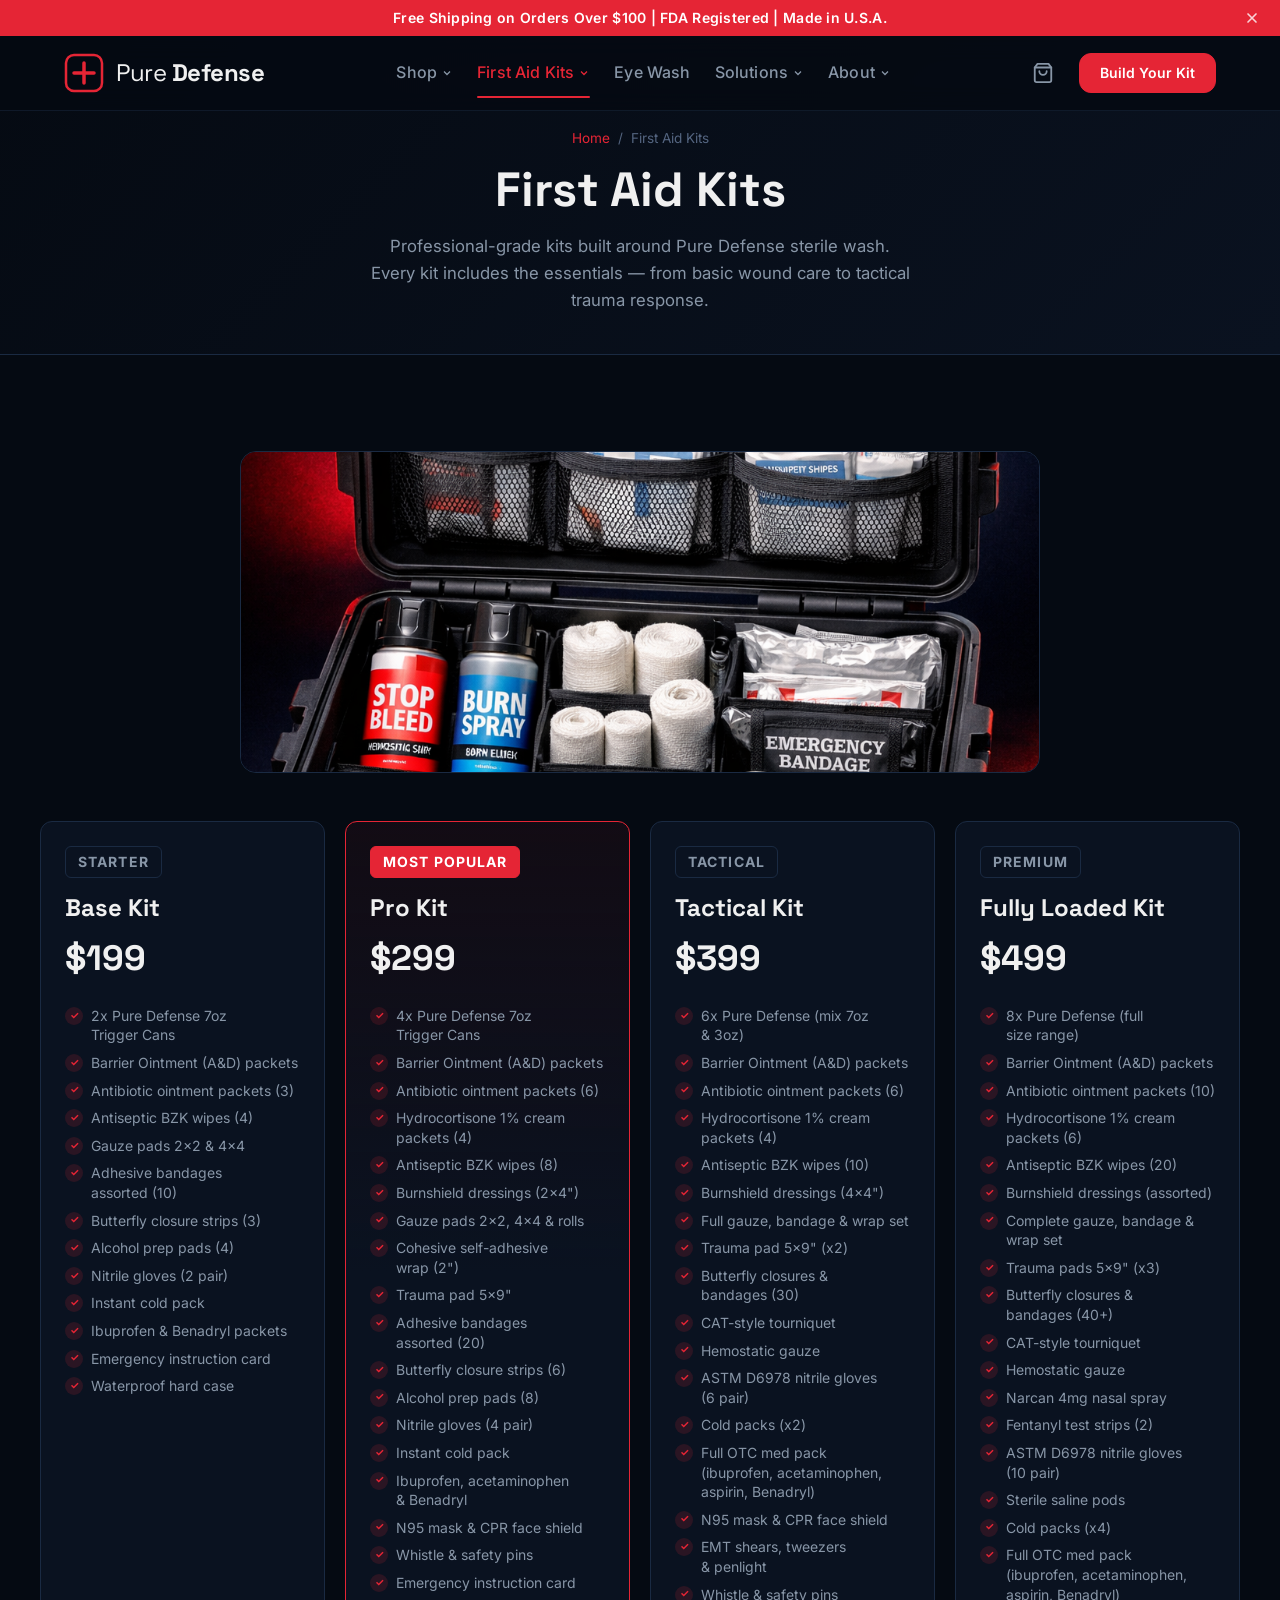
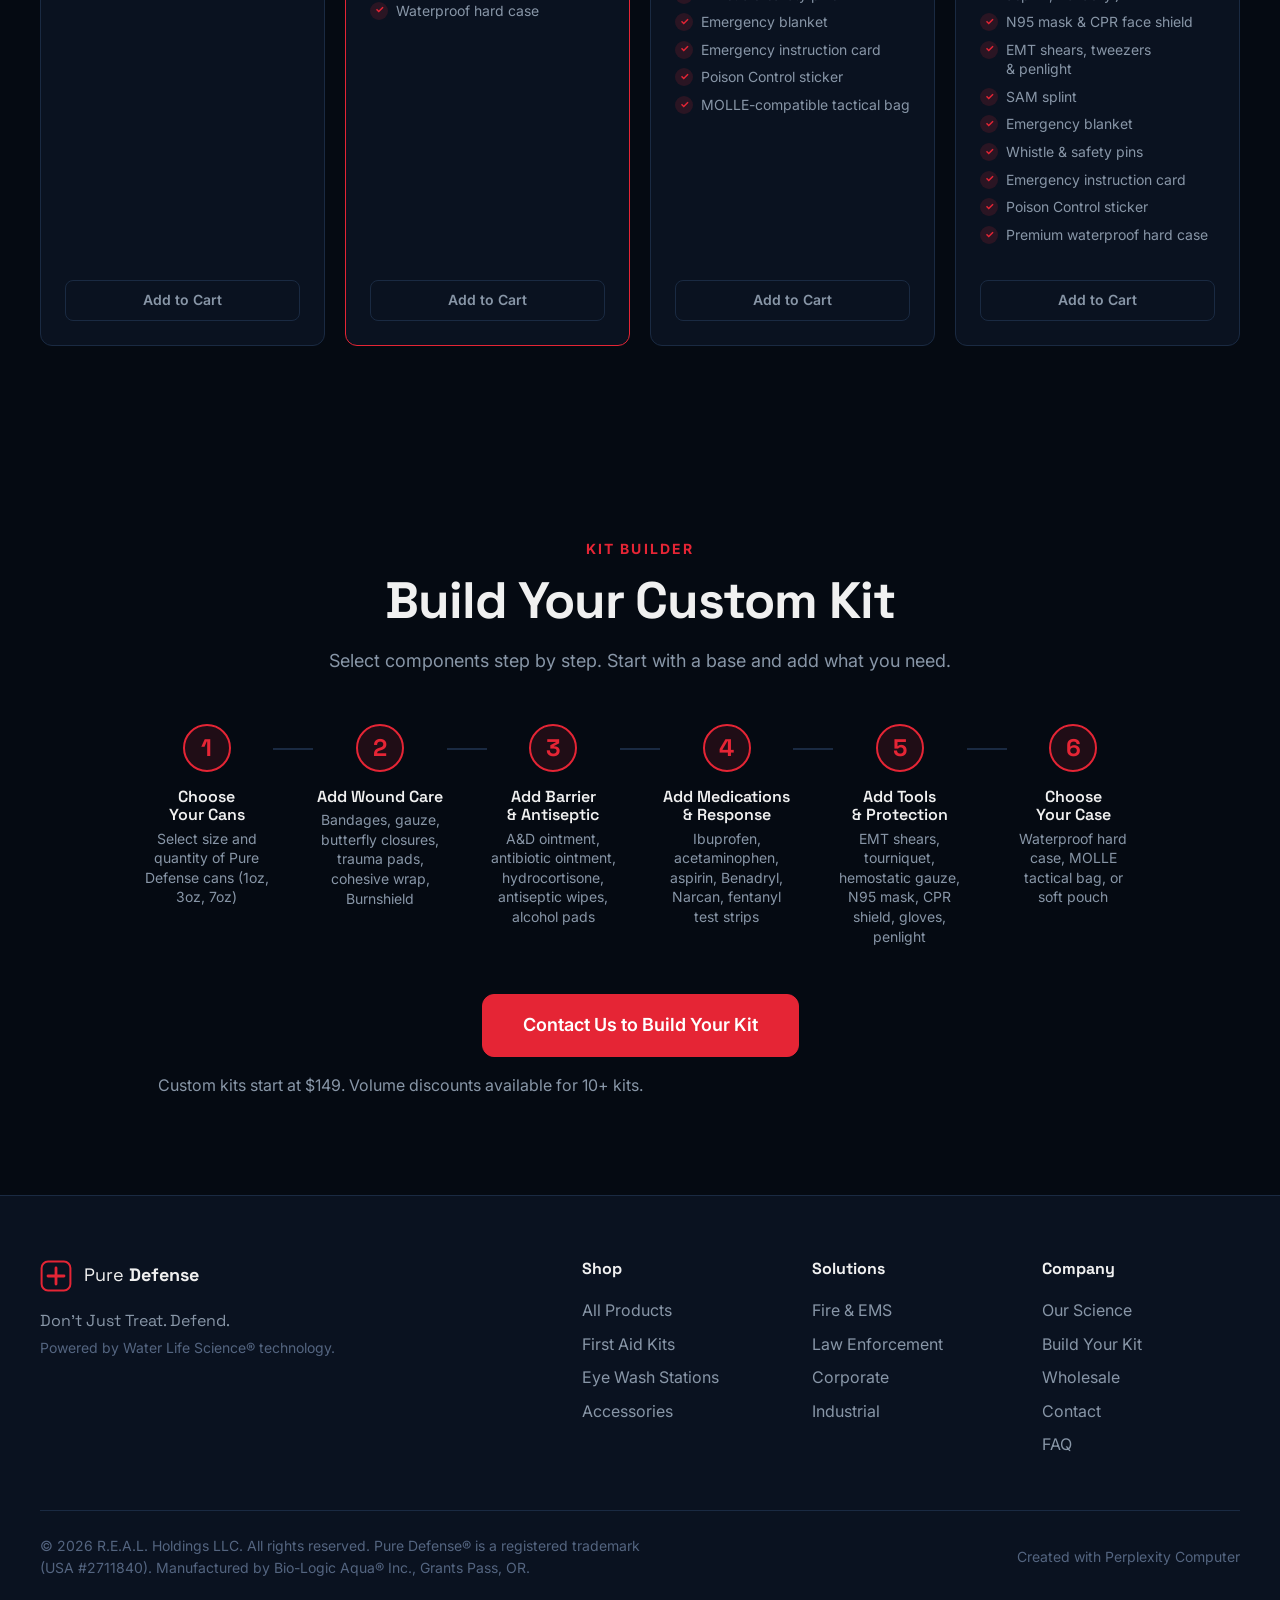
<file: kits.html>
<!DOCTYPE html>
<html lang="en" data-theme="dark">
<head>
<!--
   ______                            __
  / ____/___  ____ ___  ____  __  __/ /____  _____
 / /   / __ \/ __ `__ \/ __ \/ / / / __/ _ \/ ___/
/ /___/ /_/ / / / / / / /_/ / /_/ / /_/  __/ /
\____/\____/_/ /_/ /_/ .___/\__,_/\__/\___/_/
                    /_/
        Created with Perplexity Computer
        https://www.perplexity.ai/computer
-->
<meta name="generator" content="Perplexity Computer">
<meta name="author" content="Perplexity Computer">
<meta property="og:see_also" content="https://www.perplexity.ai/computer">
<link rel="author" href="https://www.perplexity.ai/computer">

<meta charset="UTF-8">
<meta name="viewport" content="width=device-width, initial-scale=1.0">
<title>First Aid Kits — Pure Defense</title>
<meta name="description" content="Pure Defense First Aid Kits: Base ($199), Pro ($299), Tactical ($399), Fully Loaded ($499). Build your custom kit with our 6-step configurator.">
<link rel="preconnect" href="https://fonts.googleapis.com">
<link rel="preconnect" href="https://fonts.gstatic.com" crossorigin>
<link href="https://fonts.googleapis.com/css2?family=Inter:wght@300;400;500;600;700;800&family=Space+Grotesk:wght@400;500;600;700&display=swap" rel="stylesheet">
<link rel="stylesheet" href="./base.css">
<link rel="stylesheet" href="./style.css">

</head>
<body data-page="kits">

<!-- ===== ANNOUNCEMENT BAR ===== -->
<div class="announcement-bar" id="announcementBar">
  <div class="announcement-inner">
    <span>Free Shipping on Orders Over $100 | FDA Registered | Made in U.S.A.</span>
  </div>
  <button class="announcement-close" id="announcementClose" aria-label="Close announcement">
    <svg width="16" height="16" viewBox="0 0 24 24" fill="none" stroke="currentColor" stroke-width="2.5" stroke-linecap="round"><path d="M18 6L6 18M6 6l12 12"/></svg>
  </button>
</div>

<!-- ===== NAVIGATION ===== -->
<nav class="nav" id="nav">
  <div class="nav-inner">
    <a href="index.html" class="nav-logo" aria-label="Pure Defense Home">
      <svg class="logo-icon" viewBox="0 0 40 40" width="40" height="40" fill="none">
        <rect x="2" y="2" width="36" height="36" rx="8" stroke="#e52535" stroke-width="2.5"/>
        <path d="M20 10v20M10 20h20" stroke="#e52535" stroke-width="3.5" stroke-linecap="round"/>
      </svg>
      <span class="logo-text">Pure <strong>Defense</strong></span>
    </a>

    <div class="nav-links" id="navLinks">
      <!-- Shop Dropdown -->
      <div class="nav-dropdown-parent" data-dropdown="shop">
        <button class="nav-link-btn" aria-expanded="false" aria-haspopup="true">Shop <svg class="dropdown-chevron" width="12" height="12" viewBox="0 0 24 24" fill="none" stroke="currentColor" stroke-width="2.5"><polyline points="6 9 12 15 18 9"/></svg></button>
        <div class="mega-dropdown mega-dropdown--shop" id="dropdownShop">
          <div class="mega-dropdown-inner">
            <div class="mega-col">
              <h5 class="mega-col-title">Cans</h5>
              <a href="shop.html" class="mega-item">
                <img src="./assets/img-1oz-can.png" alt="" class="mega-thumb" loading="lazy">
                <div class="mega-item-info"><span class="mega-item-name">Pure Defense 1oz</span><span class="mega-item-price">$8.95</span></div>
              </a>
              <a href="shop.html" class="mega-item">
                <img src="./assets/img-3oz-can.png" alt="" class="mega-thumb" loading="lazy">
                <div class="mega-item-info"><span class="mega-item-name">Pure Defense 3oz</span><span class="mega-item-price">$12.95</span></div>
              </a>
              <a href="shop.html" class="mega-item">
                <img src="./assets/img-7oz-can.png" alt="" class="mega-thumb" loading="lazy">
                <div class="mega-item-info"><span class="mega-item-name">Pure Defense 7oz</span><span class="mega-item-price">$14.95</span></div>
              </a>
              <a href="shop.html" class="mega-item">
                <img src="./assets/img-7oz-can.png" alt="" class="mega-thumb" loading="lazy">
                <div class="mega-item-info"><span class="mega-item-name">Twin Pack</span><span class="mega-item-price">$24.95</span></div>
              </a>
            </div>
            <div class="mega-col">
              <h5 class="mega-col-title">Cases &amp; Bulk</h5>
              <a href="shop.html" class="mega-item">
                <img src="./assets/img-bulk-case.png" alt="" class="mega-thumb" loading="lazy">
                <div class="mega-item-info"><span class="mega-item-name">1oz Case (344)</span><span class="mega-item-price">$2,399</span></div>
              </a>
              <a href="shop.html" class="mega-item">
                <img src="./assets/img-bulk-case.png" alt="" class="mega-thumb" loading="lazy">
                <div class="mega-item-info"><span class="mega-item-name">3oz Case (144)</span><span class="mega-item-price">$1,499</span></div>
              </a>
              <a href="shop.html" class="mega-item">
                <img src="./assets/img-bulk-case.png" alt="" class="mega-thumb" loading="lazy">
                <div class="mega-item-info"><span class="mega-item-name">7oz Case (70)</span><span class="mega-item-price">$849</span></div>
              </a>
            </div>
            <div class="mega-col">
              <h5 class="mega-col-title">First Aid Supplies</h5>
              <a href="shop.html" class="mega-item">
                <img src="./assets/img-supplies-pack.png" alt="" class="mega-thumb" loading="lazy">
                <div class="mega-item-info"><span class="mega-item-name">Wound Care Refill</span><span class="mega-item-price">$29.95</span></div>
              </a>
              <a href="shop.html" class="mega-item">
                <img src="./assets/img-trauma-kit.png" alt="" class="mega-thumb" loading="lazy">
                <div class="mega-item-info"><span class="mega-item-name">Trauma Response Pack</span><span class="mega-item-price">$79.95</span></div>
              </a>
              <a href="shop.html" class="mega-item">
                <img src="./assets/img-narcan-kit.png" alt="" class="mega-thumb" loading="lazy">
                <div class="mega-item-info"><span class="mega-item-name">Overdose Response Kit</span><span class="mega-item-price">$89.95</span></div>
              </a>
              <a href="shop.html" class="mega-item">
                <img src="./assets/img-med-pack.png" alt="" class="mega-thumb" loading="lazy">
                <div class="mega-item-info"><span class="mega-item-name">OTC Medication Pack</span><span class="mega-item-price">$19.95</span></div>
              </a>
            </div>
            <div class="mega-col">
              <h5 class="mega-col-title">Accessories</h5>
              <a href="shop.html" class="mega-item">
                <img src="./assets/img-dispenser.png" alt="" class="mega-thumb" loading="lazy">
                <div class="mega-item-info"><span class="mega-item-name">Magazine Dispenser</span><span class="mega-item-price">$349.95</span></div>
              </a>
              <a href="shop.html" class="mega-item">
                <img src="./assets/img-twin-station.png" alt="" class="mega-thumb" loading="lazy">
                <div class="mega-item-info"><span class="mega-item-name">Twin Station</span><span class="mega-item-price">$59.95</span></div>
              </a>
              <a href="shop.html" class="mega-item">
                <img src="./assets/img-wall-mount.png" alt="" class="mega-thumb" loading="lazy">
                <div class="mega-item-info"><span class="mega-item-name">Wall Mount</span><span class="mega-item-price">$12.95</span></div>
              </a>
              <a href="shop.html" class="mega-item">
                <img src="./assets/img-carry-bag.png" alt="" class="mega-thumb" loading="lazy">
                <div class="mega-item-info"><span class="mega-item-name">Carry Bags</span><span class="mega-item-price">from $64.95</span></div>
              </a>
              <a href="shop.html" class="mega-item">
                <img src="./assets/img-holster.png" alt="" class="mega-thumb" loading="lazy">
                <div class="mega-item-info"><span class="mega-item-name">Belt Holster</span><span class="mega-item-price">$18.95</span></div>
              </a>
            </div>
          </div>
          <div class="mega-footer">
            <a href="shop.html" class="mega-footer-link">View All Products <span class="arrow">→</span></a>
          </div>
        </div>
      </div>

      <!-- First Aid Kits Dropdown -->
      <div class="nav-dropdown-parent" data-dropdown="kits">
        <button class="nav-link-btn" aria-expanded="false" aria-haspopup="true">First Aid Kits <svg class="dropdown-chevron" width="12" height="12" viewBox="0 0 24 24" fill="none" stroke="currentColor" stroke-width="2.5"><polyline points="6 9 12 15 18 9"/></svg></button>
        <div class="mega-dropdown mega-dropdown--kits" id="dropdownKits">
          <div class="mega-dropdown-inner mega-kits-grid">
            <a href="kits.html" class="mega-kit-card">
              <div class="mega-kit-img"><img src="./assets/img-first-aid-kit.png" alt="Base Kit" loading="lazy"></div>
              <h5 class="mega-kit-name">Base Kit</h5>
              <span class="mega-kit-price">$199</span>
              <span class="mega-kit-tag">Starter essentials</span>
            </a>
            <a href="kits.html" class="mega-kit-card mega-kit-card--featured">
              <span class="mega-kit-badge">Most Popular</span>
              <div class="mega-kit-img"><img src="./assets/img-first-aid-kit.png" alt="Pro Kit" loading="lazy"></div>
              <h5 class="mega-kit-name">Pro Kit</h5>
              <span class="mega-kit-price">$299</span>
              <span class="mega-kit-tag">Most popular</span>
            </a>
            <a href="kits.html" class="mega-kit-card">
              <div class="mega-kit-img"><img src="./assets/img-first-aid-kit.png" alt="Tactical Kit" loading="lazy"></div>
              <h5 class="mega-kit-name">Tactical Kit</h5>
              <span class="mega-kit-price">$399</span>
              <span class="mega-kit-tag">Tactical trauma</span>
            </a>
            <a href="kits.html" class="mega-kit-card">
              <div class="mega-kit-img"><img src="./assets/img-first-aid-kit.png" alt="Fully Loaded" loading="lazy"></div>
              <h5 class="mega-kit-name">Fully Loaded</h5>
              <span class="mega-kit-price">$499</span>
              <span class="mega-kit-tag">Complete with Narcan</span>
            </a>
          </div>
          <div class="mega-footer">
            <a href="kits.html#configurator" class="mega-footer-link">Build Your Custom Kit <span class="arrow">→</span></a>
          </div>
        </div>
      </div>

      <!-- Eye Wash (simple link) -->
      <a href="eyewash.html" class="nav-link-single">Eye Wash</a>

      <!-- Solutions Dropdown -->
      <div class="nav-dropdown-parent" data-dropdown="solutions">
        <button class="nav-link-btn" aria-expanded="false" aria-haspopup="true">Solutions <svg class="dropdown-chevron" width="12" height="12" viewBox="0 0 24 24" fill="none" stroke="currentColor" stroke-width="2.5"><polyline points="6 9 12 15 18 9"/></svg></button>
        <div class="mega-dropdown mega-dropdown--solutions" id="dropdownSolutions">
          <div class="mega-dropdown-inner mega-solutions-grid">
            <a href="fire-ems.html" class="mega-solution-card">
              <div class="mega-solution-icon"><svg width="24" height="24" viewBox="0 0 24 24" fill="none" stroke="currentColor" stroke-width="2"><path d="M20.84 4.61a5.5 5.5 0 00-7.78 0L12 5.67l-1.06-1.06a5.5 5.5 0 00-7.78 7.78l1.06 1.06L12 21.23l7.78-7.78 1.06-1.06a5.5 5.5 0 000-7.78z"/></svg></div>
              <h5>Fire &amp; EMS</h5>
              <span>Apparatus kits &amp; carry bags</span>
            </a>
            <a href="law-enforcement.html" class="mega-solution-card">
              <div class="mega-solution-icon"><svg width="24" height="24" viewBox="0 0 24 24" fill="none" stroke="currentColor" stroke-width="2"><path d="M12 22s8-4 8-10V5l-8-3-8 3v7c0 6 8 10 8 10z"/></svg></div>
              <h5>Law Enforcement</h5>
              <span>Holsters &amp; vehicle mounts</span>
            </a>
            <a href="houses-of-worship.html" class="mega-solution-card">
              <div class="mega-solution-icon"><svg width="24" height="24" viewBox="0 0 24 24" fill="none" stroke="currentColor" stroke-width="2"><path d="M3 9l9-7 9 7v11a2 2 0 01-2 2H5a2 2 0 01-2-2z"/><polyline points="9 22 9 12 15 12 15 22"/></svg></div>
              <h5>Houses of Worship</h5>
              <span>Safety stations &amp; event kits</span>
            </a>
            <a href="corporate.html" class="mega-solution-card">
              <div class="mega-solution-icon"><svg width="24" height="24" viewBox="0 0 24 24" fill="none" stroke="currentColor" stroke-width="2"><rect x="2" y="3" width="20" height="14" rx="2"/><path d="M8 21h8M12 17v4"/></svg></div>
              <h5>Corporate &amp; Office</h5>
              <span>OSHA compliance packages</span>
            </a>
            <a href="industrial.html" class="mega-solution-card">
              <div class="mega-solution-icon"><svg width="24" height="24" viewBox="0 0 24 24" fill="none" stroke="currentColor" stroke-width="2"><rect x="2" y="7" width="20" height="15" rx="2"/><path d="M16 7V5a4 4 0 00-8 0v2"/></svg></div>
              <h5>Industrial</h5>
              <span>Eye wash &amp; chemical exposure</span>
            </a>
          </div>
        </div>
      </div>

      <!-- About Dropdown -->
      <div class="nav-dropdown-parent" data-dropdown="about">
        <button class="nav-link-btn" aria-expanded="false" aria-haspopup="true">About <svg class="dropdown-chevron" width="12" height="12" viewBox="0 0 24 24" fill="none" stroke="currentColor" stroke-width="2.5"><polyline points="6 9 12 15 18 9"/></svg></button>
        <div class="mega-dropdown mega-dropdown--about" id="dropdownAbout">
          <div class="mega-dropdown-inner mega-about-grid">
            <div class="mega-about-col">
              <a href="about.html" class="mega-about-link">Our Science</a>
              <a href="about.html" class="mega-about-link">How It Works</a>
              <a href="faq.html" class="mega-about-link">FAQ</a>
            </div>
            <div class="mega-about-col">
              <a href="contact.html" class="mega-about-link">Contact</a>
              <a href="solutions.html" class="mega-about-link">Wholesale Info</a>
            </div>
          </div>
        </div>
      </div>
    </div>

    <div class="nav-actions">
      <button class="cart-icon-btn" id="cartIconBtn" aria-label="Open cart">
        <svg width="22" height="22" viewBox="0 0 24 24" fill="none" stroke="currentColor" stroke-width="2" stroke-linecap="round" stroke-linejoin="round"><path d="M6 2L3 6v14a2 2 0 002 2h14a2 2 0 002-2V6l-3-4z"/><line x1="3" y1="6" x2="21" y2="6"/><path d="M16 10a4 4 0 01-8 0"/></svg>
        <span class="cart-badge" id="cartBadge"></span>
      </button>
      <a href="kits.html#configurator" class="btn btn-primary btn-sm nav-cta-btn">Build Your Kit</a>
      <button class="mobile-menu-btn" id="mobileMenuBtn" aria-label="Toggle menu">
        <svg width="24" height="24" viewBox="0 0 24 24" fill="none" stroke="currentColor" stroke-width="2" stroke-linecap="round"><path d="M3 12h18M3 6h18M3 18h18"/></svg>
      </button>
    </div>
  </div>
</nav>

<!-- ===== MOBILE MENU OVERLAY ===== -->
<div class="mobile-menu-overlay" id="mobileMenuOverlay">
  <div class="mobile-menu-panel" id="mobileMenuPanel">
    <div class="mobile-menu-header">
      <span class="logo-text">Pure <strong>Defense</strong></span>
      <button class="mobile-menu-close" id="mobileMenuClose" aria-label="Close menu">
        <svg width="24" height="24" viewBox="0 0 24 24" fill="none" stroke="currentColor" stroke-width="2" stroke-linecap="round"><path d="M18 6L6 18M6 6l12 12"/></svg>
      </button>
    </div>
    <div class="mobile-menu-body">
      <!-- Shop Accordion -->
      <div class="mobile-accordion">
        <button class="mobile-accordion-toggle" aria-expanded="false">Shop <svg width="16" height="16" viewBox="0 0 24 24" fill="none" stroke="currentColor" stroke-width="2.5"><polyline points="6 9 12 15 18 9"/></svg></button>
        <div class="mobile-accordion-panel">
          <h6 class="mobile-acc-heading">Cans</h6>
          <a href="shop.html" class="mobile-mega-item"><img src="./assets/img-1oz-can.png" alt="" class="mobile-mega-thumb"><span>Pure Defense 1oz — $8.95</span></a>
          <a href="shop.html" class="mobile-mega-item"><img src="./assets/img-3oz-can.png" alt="" class="mobile-mega-thumb"><span>Pure Defense 3oz — $12.95</span></a>
          <a href="shop.html" class="mobile-mega-item"><img src="./assets/img-7oz-can.png" alt="" class="mobile-mega-thumb"><span>Pure Defense 7oz — $14.95</span></a>
          <a href="shop.html" class="mobile-mega-item"><img src="./assets/img-7oz-can.png" alt="" class="mobile-mega-thumb"><span>Twin Pack — $24.95</span></a>
          <h6 class="mobile-acc-heading">Cases &amp; Bulk</h6>
          <a href="shop.html" class="mobile-mega-item"><img src="./assets/img-bulk-case.png" alt="" class="mobile-mega-thumb"><span>1oz Case (344) — $2,399</span></a>
          <a href="shop.html" class="mobile-mega-item"><img src="./assets/img-bulk-case.png" alt="" class="mobile-mega-thumb"><span>3oz Case (144) — $1,499</span></a>
          <a href="shop.html" class="mobile-mega-item"><img src="./assets/img-bulk-case.png" alt="" class="mobile-mega-thumb"><span>7oz Case (70) — $849</span></a>
          <h6 class="mobile-acc-heading">First Aid Supplies</h6>
          <a href="shop.html" class="mobile-mega-item"><img src="./assets/img-supplies-pack.png" alt="" class="mobile-mega-thumb"><span>Wound Care Refill — $29.95</span></a>
          <a href="shop.html" class="mobile-mega-item"><img src="./assets/img-trauma-kit.png" alt="" class="mobile-mega-thumb"><span>Trauma Response — $79.95</span></a>
          <a href="shop.html" class="mobile-mega-item"><img src="./assets/img-narcan-kit.png" alt="" class="mobile-mega-thumb"><span>Overdose Response Kit — $89.95</span></a>
          <a href="shop.html" class="mobile-mega-item"><img src="./assets/img-med-pack.png" alt="" class="mobile-mega-thumb"><span>OTC Medication Pack — $19.95</span></a>
          <h6 class="mobile-acc-heading">Accessories</h6>
          <a href="shop.html" class="mobile-mega-item"><img src="./assets/img-dispenser.png" alt="" class="mobile-mega-thumb"><span>Magazine Dispenser — $349.95</span></a>
          <a href="shop.html" class="mobile-mega-item"><img src="./assets/img-twin-station.png" alt="" class="mobile-mega-thumb"><span>Twin Station — $59.95</span></a>
          <a href="shop.html" class="mobile-mega-item"><img src="./assets/img-wall-mount.png" alt="" class="mobile-mega-thumb"><span>Wall Mount — $12.95</span></a>
          <a href="shop.html" class="mobile-mega-item"><img src="./assets/img-carry-bag.png" alt="" class="mobile-mega-thumb"><span>Carry Bags — from $64.95</span></a>
          <a href="shop.html" class="mobile-mega-item"><img src="./assets/img-holster.png" alt="" class="mobile-mega-thumb"><span>Belt Holster — $18.95</span></a>
          <a href="shop.html" class="mobile-mega-viewall">View All Products →</a>
        </div>
      </div>
      <!-- First Aid Kits Accordion -->
      <div class="mobile-accordion">
        <button class="mobile-accordion-toggle" aria-expanded="false">First Aid Kits <svg width="16" height="16" viewBox="0 0 24 24" fill="none" stroke="currentColor" stroke-width="2.5"><polyline points="6 9 12 15 18 9"/></svg></button>
        <div class="mobile-accordion-panel">
          <a href="kits.html" class="mobile-mega-item"><img src="./assets/img-first-aid-kit.png" alt="" class="mobile-mega-thumb"><span>Base Kit — $199</span></a>
          <a href="kits.html" class="mobile-mega-item"><img src="./assets/img-first-aid-kit.png" alt="" class="mobile-mega-thumb"><span>Pro Kit — $299</span></a>
          <a href="kits.html" class="mobile-mega-item"><img src="./assets/img-first-aid-kit.png" alt="" class="mobile-mega-thumb"><span>Tactical Kit — $399</span></a>
          <a href="kits.html" class="mobile-mega-item"><img src="./assets/img-first-aid-kit.png" alt="" class="mobile-mega-thumb"><span>Fully Loaded — $499</span></a>
          <a href="kits.html#configurator" class="mobile-mega-viewall">Build Your Custom Kit →</a>
        </div>
      </div>
      <!-- Eye Wash -->
      <a href="eyewash.html" class="mobile-menu-link">Eye Wash</a>
      <!-- Solutions Accordion -->
      <div class="mobile-accordion">
        <button class="mobile-accordion-toggle" aria-expanded="false">Solutions <svg width="16" height="16" viewBox="0 0 24 24" fill="none" stroke="currentColor" stroke-width="2.5"><polyline points="6 9 12 15 18 9"/></svg></button>
        <div class="mobile-accordion-panel">
          <a href="fire-ems.html" class="mobile-mega-item"><span>Fire &amp; EMS</span></a>
          <a href="law-enforcement.html" class="mobile-mega-item"><span>Law Enforcement</span></a>
          <a href="houses-of-worship.html" class="mobile-mega-item"><span>Houses of Worship</span></a>
          <a href="corporate.html" class="mobile-mega-item"><span>Corporate &amp; Office</span></a>
          <a href="industrial.html" class="mobile-mega-item"><span>Industrial</span></a>
        </div>
      </div>
      <!-- About Accordion -->
      <div class="mobile-accordion">
        <button class="mobile-accordion-toggle" aria-expanded="false">About <svg width="16" height="16" viewBox="0 0 24 24" fill="none" stroke="currentColor" stroke-width="2.5"><polyline points="6 9 12 15 18 9"/></svg></button>
        <div class="mobile-accordion-panel">
          <a href="about.html" class="mobile-mega-item"><span>Our Science</span></a>
          <a href="about.html" class="mobile-mega-item"><span>How It Works</span></a>
          <a href="faq.html" class="mobile-mega-item"><span>FAQ</span></a>
          <a href="contact.html" class="mobile-mega-item"><span>Contact</span></a>
          <a href="solutions.html" class="mobile-mega-item"><span>Wholesale Info</span></a>
        </div>
      </div>
    </div>
    <div class="mobile-menu-footer">
      <a href="kits.html#configurator" class="btn btn-primary btn-full">Build Your Kit</a>
    </div>
  </div>
</div>

<!-- ===== PAGE HEADER ===== -->
<section class="page-header" id="hero">
  <div class="page-header-inner">
    <nav class="breadcrumb"><a href="index.html">Home</a> <span>/</span> <span>First Aid Kits</span></nav>
    <h1 class="page-header-title">First Aid Kits</h1>
    <p class="page-header-sub">Professional-grade kits built around Pure Defense sterile wash. Every kit includes the essentials — from basic wound care to tactical trauma response.</p>
  </div>
</section>

<!-- ===== FIRST AID KITS ===== -->
<section class="section" id="kits">
  <div class="section-inner">

    
    <div class="kits-hero-img">
      <img src="./assets/img-first-aid-kit.png" alt="Pure Defense First Aid Kits" loading="lazy">
    </div>

    <div class="kits-grid">
      <!-- Base Kit -->
      <div class="kit-card" data-product-id="KIT-BASE">
        <span class="kit-badge">STARTER</span>
        <h3 class="kit-name">Base Kit</h3>
        <div class="kit-price">$199</div>
        <ul class="kit-contents">
          <li><span class="check">✓</span> 2x Pure Defense 7oz Trigger Cans</li>
          <li><span class="check">✓</span> Barrier Ointment (A&amp;D) packets</li>
          <li><span class="check">✓</span> Antibiotic ointment packets (3)</li>
          <li><span class="check">✓</span> Antiseptic BZK wipes (4)</li>
          <li><span class="check">✓</span> Gauze pads 2x2 &amp; 4x4</li>
          <li><span class="check">✓</span> Adhesive bandages assorted (10)</li>
          <li><span class="check">✓</span> Butterfly closure strips (3)</li>
          <li><span class="check">✓</span> Alcohol prep pads (4)</li>
          <li><span class="check">✓</span> Nitrile gloves (2 pair)</li>
          <li><span class="check">✓</span> Instant cold pack</li>
          <li><span class="check">✓</span> Ibuprofen &amp; Benadryl packets</li>
          <li><span class="check">✓</span> Emergency instruction card</li>
          <li><span class="check">✓</span> Waterproof hard case</li>
        </ul>
        <button class="btn btn-ghost btn-full btn-add-cart" data-product-id="KIT-BASE">Add to Cart</button>
      </div>

      <!-- Pro Kit -->
      <div class="kit-card kit-featured" data-product-id="KIT-PRO">
        <span class="kit-badge kit-badge-featured">MOST POPULAR</span>
        <h3 class="kit-name">Pro Kit</h3>
        <div class="kit-price">$299</div>
        <ul class="kit-contents">
          <li><span class="check">✓</span> 4x Pure Defense 7oz Trigger Cans</li>
          <li><span class="check">✓</span> Barrier Ointment (A&amp;D) packets</li>
          <li><span class="check">✓</span> Antibiotic ointment packets (6)</li>
          <li><span class="check">✓</span> Hydrocortisone 1% cream packets (4)</li>
          <li><span class="check">✓</span> Antiseptic BZK wipes (8)</li>
          <li><span class="check">✓</span> Burnshield dressings (2x4")</li>
          <li><span class="check">✓</span> Gauze pads 2x2, 4x4 &amp; rolls</li>
          <li><span class="check">✓</span> Cohesive self-adhesive wrap (2")</li>
          <li><span class="check">✓</span> Trauma pad 5x9"</li>
          <li><span class="check">✓</span> Adhesive bandages assorted (20)</li>
          <li><span class="check">✓</span> Butterfly closure strips (6)</li>
          <li><span class="check">✓</span> Alcohol prep pads (8)</li>
          <li><span class="check">✓</span> Nitrile gloves (4 pair)</li>
          <li><span class="check">✓</span> Instant cold pack</li>
          <li><span class="check">✓</span> Ibuprofen, acetaminophen &amp; Benadryl</li>
          <li><span class="check">✓</span> N95 mask &amp; CPR face shield</li>
          <li><span class="check">✓</span> Whistle &amp; safety pins</li>
          <li><span class="check">✓</span> Emergency instruction card</li>
          <li><span class="check">✓</span> Waterproof hard case</li>
        </ul>
        <button class="btn btn-primary btn-full btn-add-cart" data-product-id="KIT-PRO">Add to Cart</button>
      </div>

      <!-- Tactical Kit -->
      <div class="kit-card" data-product-id="KIT-TAC">
        <span class="kit-badge">TACTICAL</span>
        <h3 class="kit-name">Tactical Kit</h3>
        <div class="kit-price">$399</div>
        <ul class="kit-contents">
          <li><span class="check">✓</span> 6x Pure Defense (mix 7oz &amp; 3oz)</li>
          <li><span class="check">✓</span> Barrier Ointment (A&amp;D) packets</li>
          <li><span class="check">✓</span> Antibiotic ointment packets (6)</li>
          <li><span class="check">✓</span> Hydrocortisone 1% cream packets (4)</li>
          <li><span class="check">✓</span> Antiseptic BZK wipes (10)</li>
          <li><span class="check">✓</span> Burnshield dressings (4x4")</li>
          <li><span class="check">✓</span> Full gauze, bandage &amp; wrap set</li>
          <li><span class="check">✓</span> Trauma pad 5x9" (x2)</li>
          <li><span class="check">✓</span> Butterfly closures &amp; bandages (30)</li>
          <li><span class="check">✓</span> CAT-style tourniquet</li>
          <li><span class="check">✓</span> Hemostatic gauze</li>
          <li><span class="check">✓</span> ASTM D6978 nitrile gloves (6 pair)</li>
          <li><span class="check">✓</span> Cold packs (x2)</li>
          <li><span class="check">✓</span> Full OTC med pack (ibuprofen, acetaminophen, aspirin, Benadryl)</li>
          <li><span class="check">✓</span> N95 mask &amp; CPR face shield</li>
          <li><span class="check">✓</span> EMT shears, tweezers &amp; penlight</li>
          <li><span class="check">✓</span> Whistle &amp; safety pins</li>
          <li><span class="check">✓</span> Emergency blanket</li>
          <li><span class="check">✓</span> Emergency instruction card</li>
          <li><span class="check">✓</span> Poison Control sticker</li>
          <li><span class="check">✓</span> MOLLE-compatible tactical bag</li>
        </ul>
        <button class="btn btn-ghost btn-full btn-add-cart" data-product-id="KIT-TAC">Add to Cart</button>
      </div>

      <!-- Fully Loaded Kit -->
      <div class="kit-card" data-product-id="KIT-FULL">
        <span class="kit-badge">PREMIUM</span>
        <h3 class="kit-name">Fully Loaded Kit</h3>
        <div class="kit-price">$499</div>
        <ul class="kit-contents">
          <li><span class="check">✓</span> 8x Pure Defense (full size range)</li>
          <li><span class="check">✓</span> Barrier Ointment (A&amp;D) packets</li>
          <li><span class="check">✓</span> Antibiotic ointment packets (10)</li>
          <li><span class="check">✓</span> Hydrocortisone 1% cream packets (6)</li>
          <li><span class="check">✓</span> Antiseptic BZK wipes (20)</li>
          <li><span class="check">✓</span> Burnshield dressings (assorted)</li>
          <li><span class="check">✓</span> Complete gauze, bandage &amp; wrap set</li>
          <li><span class="check">✓</span> Trauma pads 5x9" (x3)</li>
          <li><span class="check">✓</span> Butterfly closures &amp; bandages (40+)</li>
          <li><span class="check">✓</span> CAT-style tourniquet</li>
          <li><span class="check">✓</span> Hemostatic gauze</li>
          <li><span class="check">✓</span> Narcan 4mg nasal spray</li>
          <li><span class="check">✓</span> Fentanyl test strips (2)</li>
          <li><span class="check">✓</span> ASTM D6978 nitrile gloves (10 pair)</li>
          <li><span class="check">✓</span> Sterile saline pods</li>
          <li><span class="check">✓</span> Cold packs (x4)</li>
          <li><span class="check">✓</span> Full OTC med pack (ibuprofen, acetaminophen, aspirin, Benadryl)</li>
          <li><span class="check">✓</span> N95 mask &amp; CPR face shield</li>
          <li><span class="check">✓</span> EMT shears, tweezers &amp; penlight</li>
          <li><span class="check">✓</span> SAM splint</li>
          <li><span class="check">✓</span> Emergency blanket</li>
          <li><span class="check">✓</span> Whistle &amp; safety pins</li>
          <li><span class="check">✓</span> Emergency instruction card</li>
          <li><span class="check">✓</span> Poison Control sticker</li>
          <li><span class="check">✓</span> Premium waterproof hard case</li>
        </ul>
        <button class="btn btn-ghost btn-full btn-add-cart" data-product-id="KIT-FULL">Add to Cart</button>
      </div>
    </div>
  </div>
</section>

<!-- ===== KIT CONFIGURATOR ===== -->
<section class="section" id="configurator">
  <div class="section-inner">
    <span class="section-label">KIT BUILDER</span>
    <h2 class="section-title">Build Your Custom Kit</h2>
    <p class="section-sub">Select components step by step. Start with a base and add what you need.</p>

    <div class="stepper">
      <div class="stepper-step">
        <div class="stepper-number">1</div>
        <div class="stepper-content">
          <h4>Choose Your Cans</h4>
          <p>Select size and quantity of Pure Defense cans (1oz, 3oz, 7oz)</p>
        </div>
      </div>
      <div class="stepper-connector"></div>
      <div class="stepper-step">
        <div class="stepper-number">2</div>
        <div class="stepper-content">
          <h4>Add Wound Care</h4>
          <p>Bandages, gauze, butterfly closures, trauma pads, cohesive wrap, Burnshield</p>
        </div>
      </div>
      <div class="stepper-connector"></div>
      <div class="stepper-step">
        <div class="stepper-number">3</div>
        <div class="stepper-content">
          <h4>Add Barrier &amp; Antiseptic</h4>
          <p>A&amp;D ointment, antibiotic ointment, hydrocortisone, antiseptic wipes, alcohol pads</p>
        </div>
      </div>
      <div class="stepper-connector"></div>
      <div class="stepper-step">
        <div class="stepper-number">4</div>
        <div class="stepper-content">
          <h4>Add Medications &amp; Response</h4>
          <p>Ibuprofen, acetaminophen, aspirin, Benadryl, Narcan, fentanyl test strips</p>
        </div>
      </div>
      <div class="stepper-connector"></div>
      <div class="stepper-step">
        <div class="stepper-number">5</div>
        <div class="stepper-content">
          <h4>Add Tools &amp; Protection</h4>
          <p>EMT shears, tourniquet, hemostatic gauze, N95 mask, CPR shield, gloves, penlight</p>
        </div>
      </div>
      <div class="stepper-connector"></div>
      <div class="stepper-step">
        <div class="stepper-number">6</div>
        <div class="stepper-content">
          <h4>Choose Your Case</h4>
          <p>Waterproof hard case, MOLLE tactical bag, or soft pouch</p>
        </div>
      </div>
    </div>

    <div class="configurator-cta">
      <a href="contact.html" class="btn btn-primary btn-lg">Contact Us to Build Your Kit</a>
      <p class="configurator-note">Custom kits start at $149. Volume discounts available for 10+ kits.</p>
    </div>
  </div>
</section>

<!-- ===== FOOTER ===== -->
<footer class="footer">
  <div class="footer-inner">
    <div class="footer-brand">
      <div class="footer-logo">
        <svg viewBox="0 0 40 40" width="32" height="32" fill="none">
          <rect x="2" y="2" width="36" height="36" rx="8" stroke="#e52535" stroke-width="2.5"/>
          <path d="M20 10v20M10 20h20" stroke="#e52535" stroke-width="3.5" stroke-linecap="round"/>
        </svg>
        <span class="logo-text-sm">Pure <strong>Defense</strong></span>
      </div>
      <p class="footer-tagline">Don't Just Treat. Defend.</p>
      <p class="footer-sub">Powered by Water Life Science® technology.</p>
    </div>
    <div class="footer-links">
      <div class="footer-col">
        <h4>Shop</h4>
        <a href="shop.html">All Products</a>
        <a href="kits.html">First Aid Kits</a>
        <a href="eyewash.html">Eye Wash Stations</a>
        <a href="shop.html">Accessories</a>
      </div>
      <div class="footer-col">
        <h4>Solutions</h4>
        <a href="fire-ems.html">Fire &amp; EMS</a>
        <a href="law-enforcement.html">Law Enforcement</a>
        <a href="corporate.html">Corporate</a>
        <a href="industrial.html">Industrial</a>
      </div>
      <div class="footer-col">
        <h4>Company</h4>
        <a href="about.html">Our Science</a>
        <a href="kits.html#configurator">Build Your Kit</a>
        <a href="solutions.html">Wholesale</a>
        <a href="contact.html">Contact</a>
        <a href="faq.html">FAQ</a>
      </div>
    </div>
  </div>
  <div class="footer-bottom">
    <p>© 2026 R.E.A.L. Holdings LLC. All rights reserved. Pure Defense® is a registered trademark (USA #2711840). Manufactured by Bio-Logic Aqua® Inc., Grants Pass, OR.</p>
    <a href="https://www.perplexity.ai/computer" target="_blank" rel="noopener noreferrer">Created with Perplexity Computer</a>
  </div>
</footer>

<!-- ===== STICKY MOBILE CTA ===== -->
<div class="sticky-cta" id="stickyCta">
  <a href="kits.html#configurator" class="btn btn-primary btn-full">Build Your Kit</a>
</div>

<!-- ===== CART OVERLAY & DRAWER ===== -->
<div class="cart-overlay" id="cartOverlay"></div>
<aside class="cart-drawer" id="cartDrawer">
  <div class="cart-drawer-header">
    <h3>Your Cart</h3>
    <button class="cart-close-btn" id="cartCloseBtn" aria-label="Close cart">
      <svg width="20" height="20" viewBox="0 0 24 24" fill="none" stroke="currentColor" stroke-width="2" stroke-linecap="round"><path d="M18 6L6 18M6 6l12 12"/></svg>
    </button>
  </div>
  <div class="cart-items" id="cartItems">
    <!-- Cart items rendered by JS -->
  </div>
  <div class="cart-empty" id="cartEmpty">
    <svg width="48" height="48" viewBox="0 0 24 24" fill="none" stroke="currentColor" stroke-width="1.5" stroke-linecap="round" stroke-linejoin="round"><path d="M6 2L3 6v14a2 2 0 002 2h14a2 2 0 002-2V6l-3-4z"/><line x1="3" y1="6" x2="21" y2="6"/><path d="M16 10a4 4 0 01-8 0"/></svg>
    <p>Your cart is empty</p>
    <button class="btn btn-ghost btn-sm" id="continueShopping">Continue Shopping</button>
  </div>
  <div class="cart-summary" id="cartSummary">
    <div class="cart-summary-row">
      <span>Subtotal</span>
      <span id="cartSubtotal">$0.00</span>
    </div>
    <div class="cart-summary-row cart-shipping-row">
      <span>Shipping</span>
      <span id="cartShipping">$9.95 flat rate</span>
    </div>
    <div class="cart-summary-row cart-total-row">
      <span>Total</span>
      <span id="cartTotal">$0.00</span>
    </div>
    <button class="btn btn-primary btn-full" id="checkoutBtn">Proceed to Checkout</button>
  </div>
</aside>

<!-- ===== CHECKOUT OVERLAY ===== -->
<div class="checkout-overlay" id="checkoutOverlay">
  <div class="checkout-container">
    <div class="checkout-header">
      <h2>Checkout</h2>
      <div class="checkout-steps-indicator" id="checkoutStepsIndicator">
        <span class="step-dot active" data-step="1">1</span>
        <span class="step-line"></span>
        <span class="step-dot" data-step="2">2</span>
        <span class="step-line"></span>
        <span class="step-dot" data-step="3">3</span>
        <span class="step-line"></span>
        <span class="step-dot" data-step="4">4</span>
      </div>
      <button class="checkout-close-btn" id="checkoutCloseBtn" aria-label="Close checkout">
        <svg width="20" height="20" viewBox="0 0 24 24" fill="none" stroke="currentColor" stroke-width="2" stroke-linecap="round"><path d="M18 6L6 18M6 6l12 12"/></svg>
      </button>
    </div>

    <!-- Step 1: Shipping -->
    <div class="checkout-step active" id="checkoutStep1">
      <h3>Shipping Information</h3>
      <form class="checkout-form" id="shippingForm">
        <div class="form-row">
          <div class="form-group">
            <label for="shipName">Full Name *</label>
            <input type="text" id="shipName" required placeholder="John Doe">
            <span class="form-error" id="shipNameError"></span>
          </div>
          <div class="form-group">
            <label for="shipEmail">Email Address *</label>
            <input type="email" id="shipEmail" required placeholder="john@example.com">
            <span class="form-error" id="shipEmailError"></span>
          </div>
        </div>
        <div class="form-group">
          <label for="shipPhone">Phone Number *</label>
          <input type="tel" id="shipPhone" required placeholder="(555) 123-4567">
          <span class="form-error" id="shipPhoneError"></span>
        </div>
        <div class="form-group">
          <label for="shipAddress1">Address Line 1 *</label>
          <input type="text" id="shipAddress1" required placeholder="123 Main Street">
          <span class="form-error" id="shipAddress1Error"></span>
        </div>
        <div class="form-group">
          <label for="shipAddress2">Address Line 2</label>
          <input type="text" id="shipAddress2" placeholder="Apt, Suite, Unit (optional)">
        </div>
        <div class="form-row form-row-3">
          <div class="form-group">
            <label for="shipCity">City *</label>
            <input type="text" id="shipCity" required placeholder="City">
            <span class="form-error" id="shipCityError"></span>
          </div>
          <div class="form-group">
            <label for="shipState">State *</label>
            <select id="shipState" required>
              <option value="">Select...</option>
              <option value="AL">Alabama</option><option value="AK">Alaska</option><option value="AZ">Arizona</option><option value="AR">Arkansas</option>
              <option value="CA">California</option><option value="CO">Colorado</option><option value="CT">Connecticut</option><option value="DE">Delaware</option>
              <option value="FL">Florida</option><option value="GA">Georgia</option><option value="HI">Hawaii</option><option value="ID">Idaho</option>
              <option value="IL">Illinois</option><option value="IN">Indiana</option><option value="IA">Iowa</option><option value="KS">Kansas</option>
              <option value="KY">Kentucky</option><option value="LA">Louisiana</option><option value="ME">Maine</option><option value="MD">Maryland</option>
              <option value="MA">Massachusetts</option><option value="MI">Michigan</option><option value="MN">Minnesota</option><option value="MS">Mississippi</option>
              <option value="MO">Missouri</option><option value="MT">Montana</option><option value="NE">Nebraska</option><option value="NV">Nevada</option>
              <option value="NH">New Hampshire</option><option value="NJ">New Jersey</option><option value="NM">New Mexico</option><option value="NY">New York</option>
              <option value="NC">North Carolina</option><option value="ND">North Dakota</option><option value="OH">Ohio</option><option value="OK">Oklahoma</option>
              <option value="OR">Oregon</option><option value="PA">Pennsylvania</option><option value="RI">Rhode Island</option><option value="SC">South Carolina</option>
              <option value="SD">South Dakota</option><option value="TN">Tennessee</option><option value="TX">Texas</option><option value="UT">Utah</option>
              <option value="VT">Vermont</option><option value="VA">Virginia</option><option value="WA">Washington</option><option value="WV">West Virginia</option>
              <option value="WI">Wisconsin</option><option value="WY">Wyoming</option><option value="DC">District of Columbia</option>
            </select>
            <span class="form-error" id="shipStateError"></span>
          </div>
          <div class="form-group">
            <label for="shipZip">ZIP Code *</label>
            <input type="text" id="shipZip" required placeholder="12345" maxlength="10">
            <span class="form-error" id="shipZipError"></span>
          </div>
        </div>
        <button type="submit" class="btn btn-primary btn-full">Continue to Review</button>
      </form>
    </div>

    <!-- Step 2: Order Review -->
    <div class="checkout-step" id="checkoutStep2">
      <h3>Order Review</h3>
      <div class="review-items" id="reviewItems"></div>
      <div class="review-address" id="reviewAddress"></div>
      <div class="review-totals" id="reviewTotals"></div>
      <div class="review-actions">
        <button class="btn btn-ghost" id="editShippingBtn">Edit Shipping</button>
        <button class="btn btn-ghost" id="editCartBtn">Edit Cart</button>
        <button class="btn btn-primary" id="continueToPaymentBtn">Continue to Payment</button>
      </div>
    </div>

    <!-- Step 3: Payment Placeholder -->
    <div class="checkout-step" id="checkoutStep3">
      <h3>Payment</h3>
      <div class="payment-placeholder">
        <svg width="48" height="48" viewBox="0 0 24 24" fill="none" stroke="var(--color-accent)" stroke-width="1.5" stroke-linecap="round" stroke-linejoin="round">
          <rect x="1" y="4" width="22" height="16" rx="2" ry="2"/><line x1="1" y1="10" x2="23" y2="10"/>
        </svg>
        <p class="payment-message">Payment processing is being set up. To complete your order, please contact us directly.</p>
        <div class="payment-total">
          <span>Order Total:</span>
          <strong id="paymentTotal">$0.00</strong>
        </div>
      </div>
      <button class="btn btn-primary btn-full" id="placeOrderBtn">Place Order</button>
    </div>

    <!-- Step 4: Order Confirmation -->
    <div class="checkout-step" id="checkoutStep4">
      <div class="order-confirmation">
        <div class="confirmation-check">
          <svg width="64" height="64" viewBox="0 0 24 24" fill="none" stroke="#4ade80" stroke-width="2" stroke-linecap="round" stroke-linejoin="round"><path d="M22 11.08V12a10 10 0 11-5.93-9.14"/><polyline points="22 4 12 14.01 9 11.01"/></svg>
        </div>
        <h3>Thank you for your order!</h3>
        <p class="order-number" id="orderNumber"></p>
        <div class="confirmation-summary" id="confirmationSummary"></div>
        <div class="confirmation-address" id="confirmationAddress"></div>
        <p class="confirmation-note">We'll contact you to arrange payment and shipping.</p>
        <p class="confirmation-contact">Contact: <a href="mailto:jswistock19@gmail.com">jswistock19@gmail.com</a></p>
        <button class="btn btn-primary btn-full" id="continueShoppingBtn">Continue Shopping</button>
      </div>
    </div>
  </div>
</div>

<!-- ===== BACK TO TOP BUTTON ===== -->
<button class="back-to-top" id="backToTop" aria-label="Back to top">
  <svg width="20" height="20" viewBox="0 0 24 24" fill="none" stroke="currentColor" stroke-width="2.5" stroke-linecap="round" stroke-linejoin="round"><polyline points="18 15 12 9 6 15"/></svg>
</button>

<!-- ===== TOAST CONTAINER ===== -->
<div class="toast-container" id="toastContainer"></div>

<script src="./app.js" defer></script>
</body>
</html>
</file>
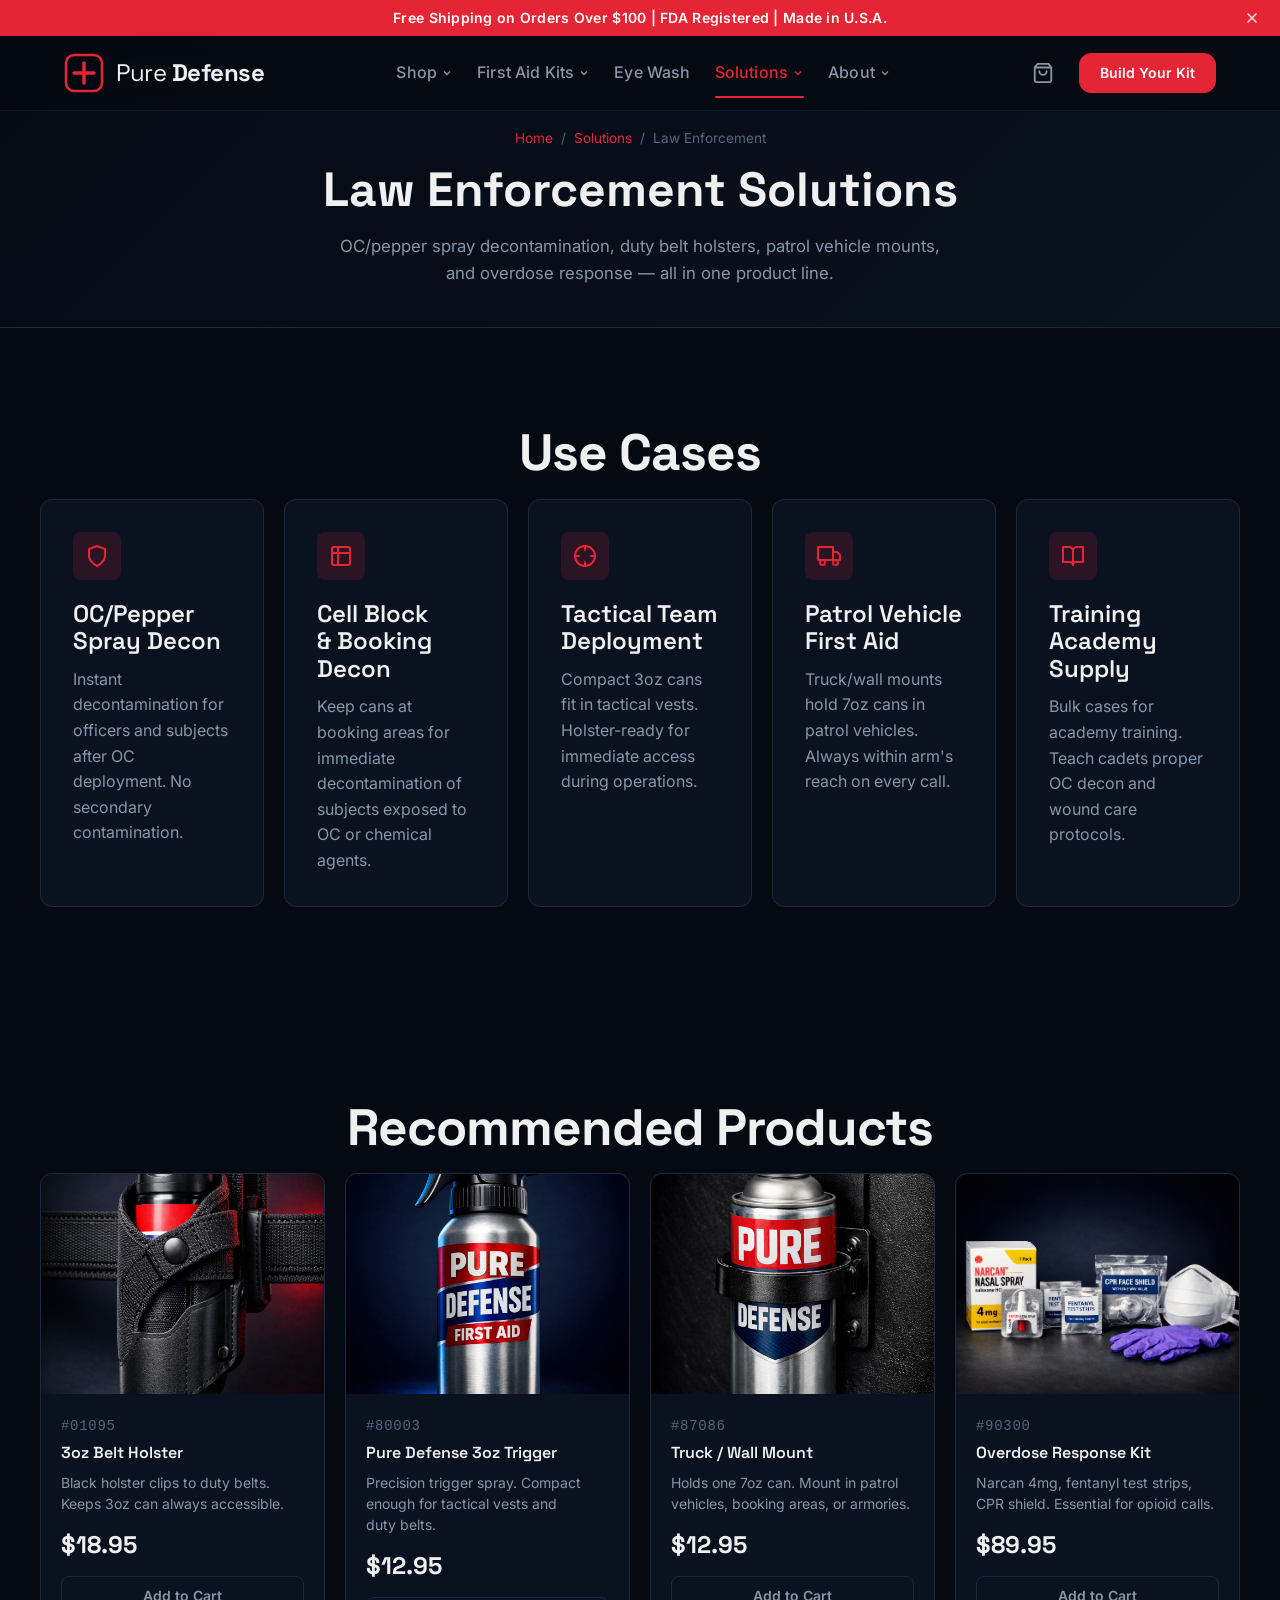
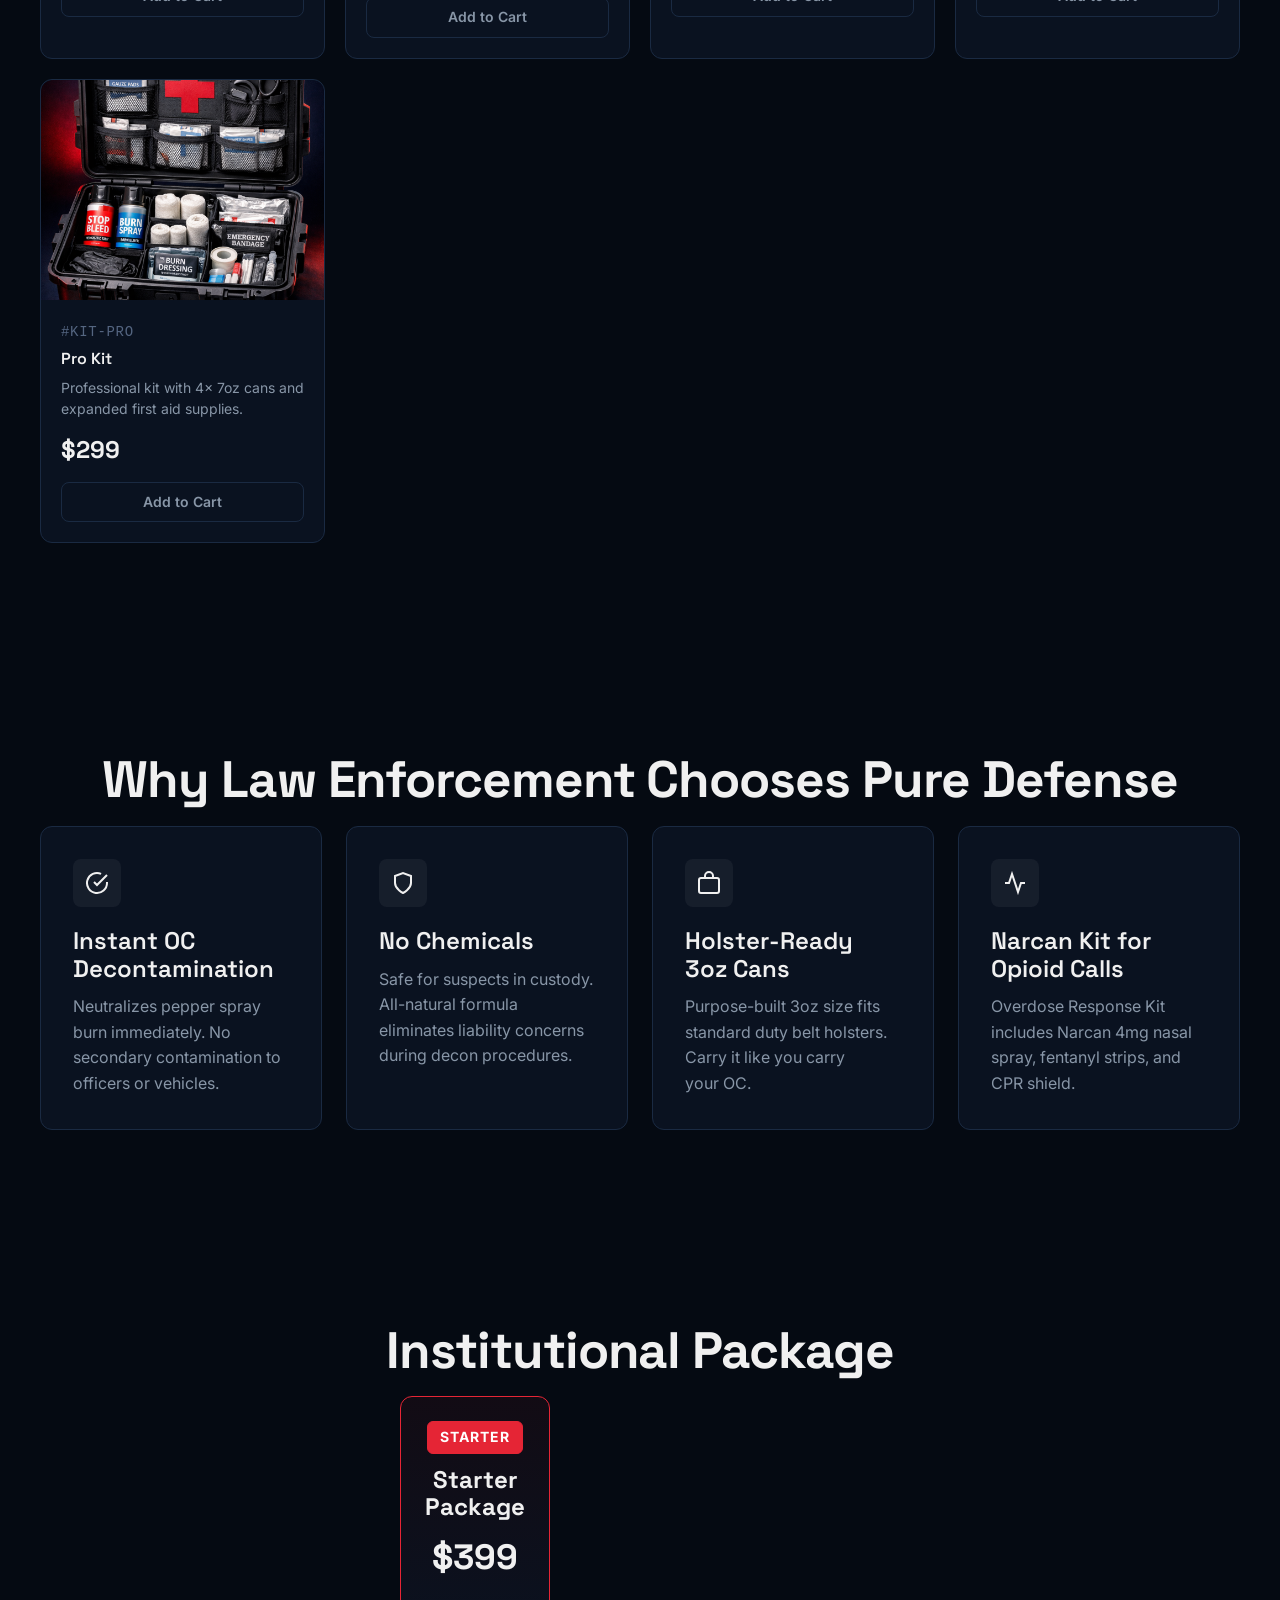
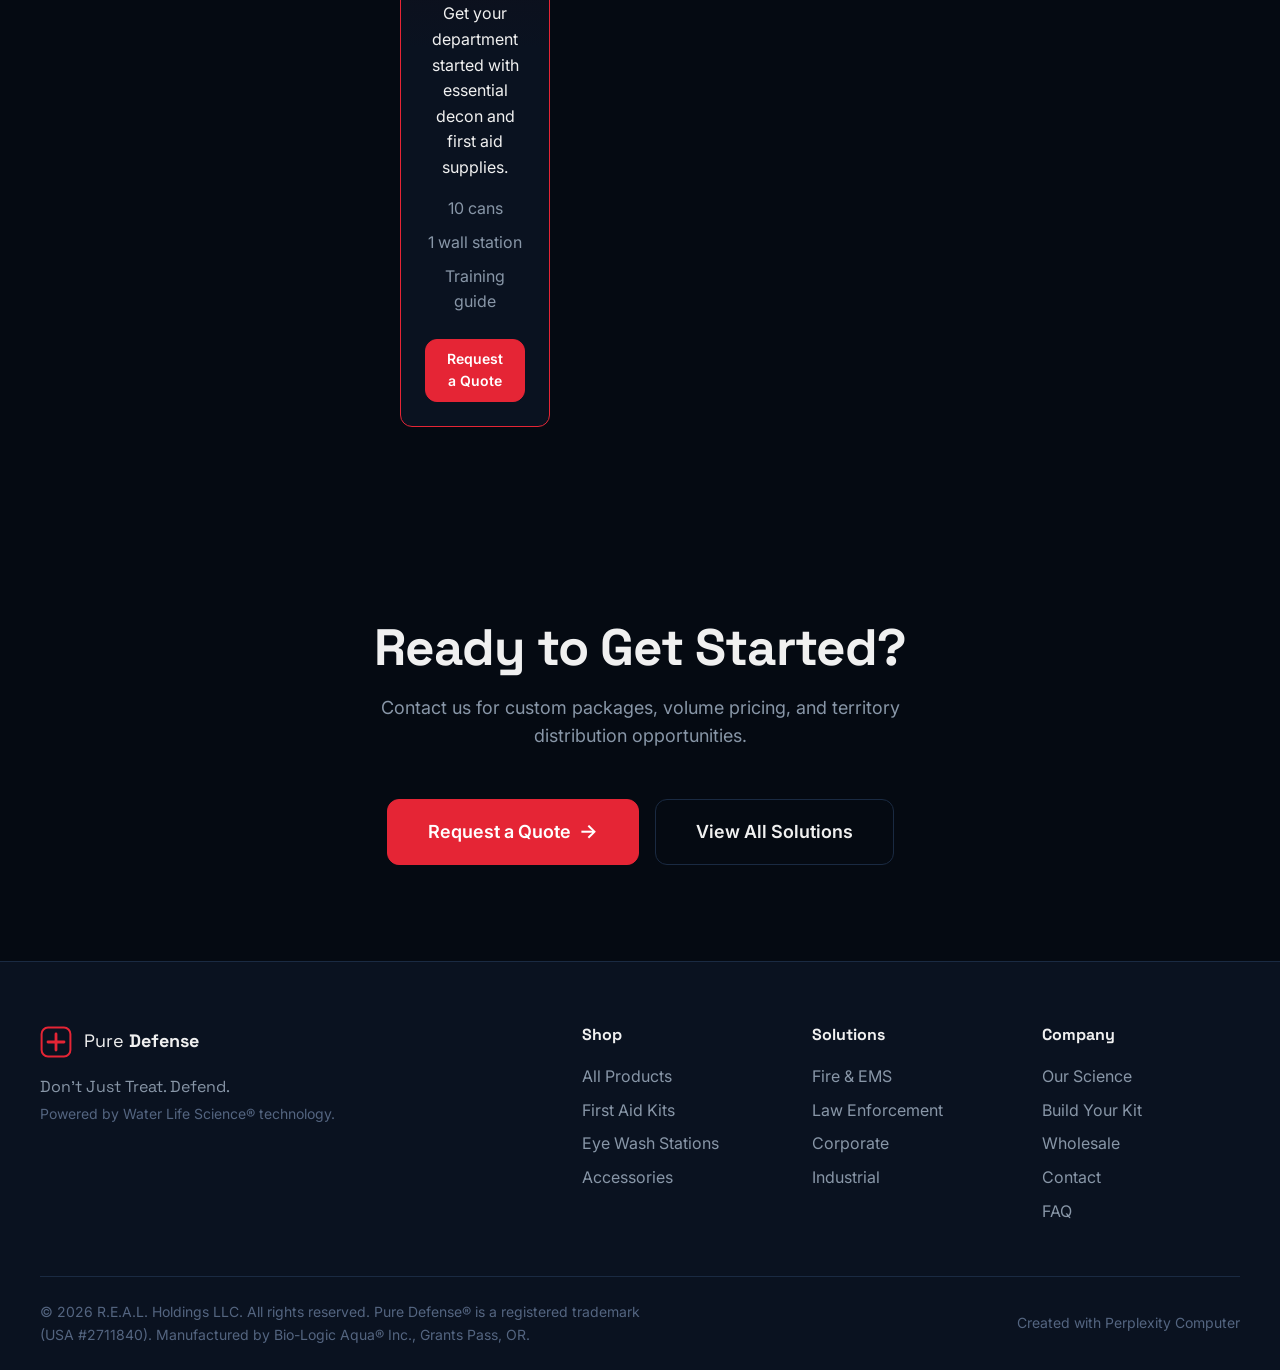
<file: law-enforcement.html>
<!DOCTYPE html>
<html lang="en" data-theme="dark">
<head>
<!--
   ______                            __
  / ____/___  ____ ___  ____  __  __/ /____  _____
 / /   / __ \/ __ `__ \/ __ \/ / / / __/ _ \/ ___/
/ /___/ /_/ / / / / / / /_/ / /_/ / /_/  __/ /
\____/\____/_/ /_/ /_/ .___/\__,_/\__/\___/_/
                    /_/
        Created with Perplexity Computer
        https://www.perplexity.ai/computer
-->
<meta name="generator" content="Perplexity Computer">
<meta name="author" content="Perplexity Computer">
<meta property="og:see_also" content="https://www.perplexity.ai/computer">
<link rel="author" href="https://www.perplexity.ai/computer">

<meta charset="UTF-8">
<meta name="viewport" content="width=device-width, initial-scale=1.0">
<title>Law Enforcement — Pure Defense First Aid</title>
<meta name="description" content="Pure Defense solutions for law enforcement. OC/pepper spray decontamination, duty belt holsters, patrol vehicle mounts, and overdose response kits.">
<link rel="preconnect" href="https://fonts.googleapis.com">
<link rel="preconnect" href="https://fonts.gstatic.com" crossorigin>
<link href="https://fonts.googleapis.com/css2?family=Inter:wght@300;400;500;600;700;800&family=Space+Grotesk:wght@400;500;600;700&display=swap" rel="stylesheet">
<link rel="stylesheet" href="./base.css">
<link rel="stylesheet" href="./style.css">

</head>
<body data-page="solutions">

<!-- ===== ANNOUNCEMENT BAR ===== -->
<div class="announcement-bar" id="announcementBar">
  <div class="announcement-inner">
    <span>Free Shipping on Orders Over $100 | FDA Registered | Made in U.S.A.</span>
  </div>
  <button class="announcement-close" id="announcementClose" aria-label="Close announcement">
    <svg width="16" height="16" viewBox="0 0 24 24" fill="none" stroke="currentColor" stroke-width="2.5" stroke-linecap="round"><path d="M18 6L6 18M6 6l12 12"/></svg>
  </button>
</div>

<!-- ===== NAVIGATION ===== -->
<nav class="nav" id="nav">
  <div class="nav-inner">
    <a href="index.html" class="nav-logo" aria-label="Pure Defense Home">
      <svg class="logo-icon" viewBox="0 0 40 40" width="40" height="40" fill="none">
        <rect x="2" y="2" width="36" height="36" rx="8" stroke="#e52535" stroke-width="2.5"/>
        <path d="M20 10v20M10 20h20" stroke="#e52535" stroke-width="3.5" stroke-linecap="round"/>
      </svg>
      <span class="logo-text">Pure <strong>Defense</strong></span>
    </a>

    <div class="nav-links" id="navLinks">
      <!-- Shop Dropdown -->
      <div class="nav-dropdown-parent" data-dropdown="shop">
        <button class="nav-link-btn" aria-expanded="false" aria-haspopup="true">Shop <svg class="dropdown-chevron" width="12" height="12" viewBox="0 0 24 24" fill="none" stroke="currentColor" stroke-width="2.5"><polyline points="6 9 12 15 18 9"/></svg></button>
        <div class="mega-dropdown mega-dropdown--shop" id="dropdownShop">
          <div class="mega-dropdown-inner">
            <div class="mega-col">
              <h5 class="mega-col-title">Cans</h5>
              <a href="shop.html" class="mega-item">
                <img src="./assets/img-1oz-can.png" alt="" class="mega-thumb" loading="lazy">
                <div class="mega-item-info"><span class="mega-item-name">Pure Defense 1oz</span><span class="mega-item-price">$8.95</span></div>
              </a>
              <a href="shop.html" class="mega-item">
                <img src="./assets/img-3oz-can.png" alt="" class="mega-thumb" loading="lazy">
                <div class="mega-item-info"><span class="mega-item-name">Pure Defense 3oz</span><span class="mega-item-price">$12.95</span></div>
              </a>
              <a href="shop.html" class="mega-item">
                <img src="./assets/img-7oz-can.png" alt="" class="mega-thumb" loading="lazy">
                <div class="mega-item-info"><span class="mega-item-name">Pure Defense 7oz</span><span class="mega-item-price">$14.95</span></div>
              </a>
              <a href="shop.html" class="mega-item">
                <img src="./assets/img-7oz-can.png" alt="" class="mega-thumb" loading="lazy">
                <div class="mega-item-info"><span class="mega-item-name">Twin Pack</span><span class="mega-item-price">$24.95</span></div>
              </a>
            </div>
            <div class="mega-col">
              <h5 class="mega-col-title">Cases &amp; Bulk</h5>
              <a href="shop.html" class="mega-item">
                <img src="./assets/img-bulk-case.png" alt="" class="mega-thumb" loading="lazy">
                <div class="mega-item-info"><span class="mega-item-name">1oz Case (344)</span><span class="mega-item-price">$2,399</span></div>
              </a>
              <a href="shop.html" class="mega-item">
                <img src="./assets/img-bulk-case.png" alt="" class="mega-thumb" loading="lazy">
                <div class="mega-item-info"><span class="mega-item-name">3oz Case (144)</span><span class="mega-item-price">$1,499</span></div>
              </a>
              <a href="shop.html" class="mega-item">
                <img src="./assets/img-bulk-case.png" alt="" class="mega-thumb" loading="lazy">
                <div class="mega-item-info"><span class="mega-item-name">7oz Case (70)</span><span class="mega-item-price">$849</span></div>
              </a>
            </div>
            <div class="mega-col">
              <h5 class="mega-col-title">First Aid Supplies</h5>
              <a href="shop.html" class="mega-item">
                <img src="./assets/img-supplies-pack.png" alt="" class="mega-thumb" loading="lazy">
                <div class="mega-item-info"><span class="mega-item-name">Wound Care Refill</span><span class="mega-item-price">$29.95</span></div>
              </a>
              <a href="shop.html" class="mega-item">
                <img src="./assets/img-trauma-kit.png" alt="" class="mega-thumb" loading="lazy">
                <div class="mega-item-info"><span class="mega-item-name">Trauma Response Pack</span><span class="mega-item-price">$79.95</span></div>
              </a>
              <a href="shop.html" class="mega-item">
                <img src="./assets/img-narcan-kit.png" alt="" class="mega-thumb" loading="lazy">
                <div class="mega-item-info"><span class="mega-item-name">Overdose Response Kit</span><span class="mega-item-price">$89.95</span></div>
              </a>
              <a href="shop.html" class="mega-item">
                <img src="./assets/img-med-pack.png" alt="" class="mega-thumb" loading="lazy">
                <div class="mega-item-info"><span class="mega-item-name">OTC Medication Pack</span><span class="mega-item-price">$19.95</span></div>
              </a>
            </div>
            <div class="mega-col">
              <h5 class="mega-col-title">Accessories</h5>
              <a href="shop.html" class="mega-item">
                <img src="./assets/img-dispenser.png" alt="" class="mega-thumb" loading="lazy">
                <div class="mega-item-info"><span class="mega-item-name">Magazine Dispenser</span><span class="mega-item-price">$349.95</span></div>
              </a>
              <a href="shop.html" class="mega-item">
                <img src="./assets/img-twin-station.png" alt="" class="mega-thumb" loading="lazy">
                <div class="mega-item-info"><span class="mega-item-name">Twin Station</span><span class="mega-item-price">$59.95</span></div>
              </a>
              <a href="shop.html" class="mega-item">
                <img src="./assets/img-wall-mount.png" alt="" class="mega-thumb" loading="lazy">
                <div class="mega-item-info"><span class="mega-item-name">Wall Mount</span><span class="mega-item-price">$12.95</span></div>
              </a>
              <a href="shop.html" class="mega-item">
                <img src="./assets/img-carry-bag.png" alt="" class="mega-thumb" loading="lazy">
                <div class="mega-item-info"><span class="mega-item-name">Carry Bags</span><span class="mega-item-price">from $64.95</span></div>
              </a>
              <a href="shop.html" class="mega-item">
                <img src="./assets/img-holster.png" alt="" class="mega-thumb" loading="lazy">
                <div class="mega-item-info"><span class="mega-item-name">Belt Holster</span><span class="mega-item-price">$18.95</span></div>
              </a>
            </div>
          </div>
          <div class="mega-footer">
            <a href="shop.html" class="mega-footer-link">View All Products <span class="arrow">→</span></a>
          </div>
        </div>
      </div>

      <!-- First Aid Kits Dropdown -->
      <div class="nav-dropdown-parent" data-dropdown="kits">
        <button class="nav-link-btn" aria-expanded="false" aria-haspopup="true">First Aid Kits <svg class="dropdown-chevron" width="12" height="12" viewBox="0 0 24 24" fill="none" stroke="currentColor" stroke-width="2.5"><polyline points="6 9 12 15 18 9"/></svg></button>
        <div class="mega-dropdown mega-dropdown--kits" id="dropdownKits">
          <div class="mega-dropdown-inner mega-kits-grid">
            <a href="kits.html" class="mega-kit-card">
              <div class="mega-kit-img"><img src="./assets/img-first-aid-kit.png" alt="Base Kit" loading="lazy"></div>
              <h5 class="mega-kit-name">Base Kit</h5>
              <span class="mega-kit-price">$199</span>
              <span class="mega-kit-tag">Starter essentials</span>
            </a>
            <a href="kits.html" class="mega-kit-card mega-kit-card--featured">
              <span class="mega-kit-badge">Most Popular</span>
              <div class="mega-kit-img"><img src="./assets/img-first-aid-kit.png" alt="Pro Kit" loading="lazy"></div>
              <h5 class="mega-kit-name">Pro Kit</h5>
              <span class="mega-kit-price">$299</span>
              <span class="mega-kit-tag">Most popular</span>
            </a>
            <a href="kits.html" class="mega-kit-card">
              <div class="mega-kit-img"><img src="./assets/img-first-aid-kit.png" alt="Tactical Kit" loading="lazy"></div>
              <h5 class="mega-kit-name">Tactical Kit</h5>
              <span class="mega-kit-price">$399</span>
              <span class="mega-kit-tag">Tactical trauma</span>
            </a>
            <a href="kits.html" class="mega-kit-card">
              <div class="mega-kit-img"><img src="./assets/img-first-aid-kit.png" alt="Fully Loaded" loading="lazy"></div>
              <h5 class="mega-kit-name">Fully Loaded</h5>
              <span class="mega-kit-price">$499</span>
              <span class="mega-kit-tag">Complete with Narcan</span>
            </a>
          </div>
          <div class="mega-footer">
            <a href="kits.html#configurator" class="mega-footer-link">Build Your Custom Kit <span class="arrow">→</span></a>
          </div>
        </div>
      </div>

      <!-- Eye Wash (simple link) -->
      <a href="eyewash.html" class="nav-link-single">Eye Wash</a>

      <!-- Solutions Dropdown -->
      <div class="nav-dropdown-parent" data-dropdown="solutions">
        <button class="nav-link-btn" aria-expanded="false" aria-haspopup="true">Solutions <svg class="dropdown-chevron" width="12" height="12" viewBox="0 0 24 24" fill="none" stroke="currentColor" stroke-width="2.5"><polyline points="6 9 12 15 18 9"/></svg></button>
        <div class="mega-dropdown mega-dropdown--solutions" id="dropdownSolutions">
          <div class="mega-dropdown-inner mega-solutions-grid">
            <a href="fire-ems.html" class="mega-solution-card">
              <div class="mega-solution-icon"><svg width="24" height="24" viewBox="0 0 24 24" fill="none" stroke="currentColor" stroke-width="2"><path d="M20.84 4.61a5.5 5.5 0 00-7.78 0L12 5.67l-1.06-1.06a5.5 5.5 0 00-7.78 7.78l1.06 1.06L12 21.23l7.78-7.78 1.06-1.06a5.5 5.5 0 000-7.78z"/></svg></div>
              <h5>Fire &amp; EMS</h5>
              <span>Apparatus kits &amp; carry bags</span>
            </a>
            <a href="law-enforcement.html" class="mega-solution-card">
              <div class="mega-solution-icon"><svg width="24" height="24" viewBox="0 0 24 24" fill="none" stroke="currentColor" stroke-width="2"><path d="M12 22s8-4 8-10V5l-8-3-8 3v7c0 6 8 10 8 10z"/></svg></div>
              <h5>Law Enforcement</h5>
              <span>Holsters &amp; vehicle mounts</span>
            </a>
            <a href="houses-of-worship.html" class="mega-solution-card">
              <div class="mega-solution-icon"><svg width="24" height="24" viewBox="0 0 24 24" fill="none" stroke="currentColor" stroke-width="2"><path d="M3 9l9-7 9 7v11a2 2 0 01-2 2H5a2 2 0 01-2-2z"/><polyline points="9 22 9 12 15 12 15 22"/></svg></div>
              <h5>Houses of Worship</h5>
              <span>Safety stations &amp; event kits</span>
            </a>
            <a href="corporate.html" class="mega-solution-card">
              <div class="mega-solution-icon"><svg width="24" height="24" viewBox="0 0 24 24" fill="none" stroke="currentColor" stroke-width="2"><rect x="2" y="3" width="20" height="14" rx="2"/><path d="M8 21h8M12 17v4"/></svg></div>
              <h5>Corporate &amp; Office</h5>
              <span>OSHA compliance packages</span>
            </a>
            <a href="industrial.html" class="mega-solution-card">
              <div class="mega-solution-icon"><svg width="24" height="24" viewBox="0 0 24 24" fill="none" stroke="currentColor" stroke-width="2"><rect x="2" y="7" width="20" height="15" rx="2"/><path d="M16 7V5a4 4 0 00-8 0v2"/></svg></div>
              <h5>Industrial</h5>
              <span>Eye wash &amp; chemical exposure</span>
            </a>
          </div>
        </div>
      </div>

      <!-- About Dropdown -->
      <div class="nav-dropdown-parent" data-dropdown="about">
        <button class="nav-link-btn" aria-expanded="false" aria-haspopup="true">About <svg class="dropdown-chevron" width="12" height="12" viewBox="0 0 24 24" fill="none" stroke="currentColor" stroke-width="2.5"><polyline points="6 9 12 15 18 9"/></svg></button>
        <div class="mega-dropdown mega-dropdown--about" id="dropdownAbout">
          <div class="mega-dropdown-inner mega-about-grid">
            <div class="mega-about-col">
              <a href="about.html" class="mega-about-link">Our Science</a>
              <a href="about.html" class="mega-about-link">How It Works</a>
              <a href="faq.html" class="mega-about-link">FAQ</a>
            </div>
            <div class="mega-about-col">
              <a href="contact.html" class="mega-about-link">Contact</a>
              <a href="solutions.html" class="mega-about-link">Wholesale Info</a>
            </div>
          </div>
        </div>
      </div>
    </div>

    <div class="nav-actions">
      <button class="cart-icon-btn" id="cartIconBtn" aria-label="Open cart">
        <svg width="22" height="22" viewBox="0 0 24 24" fill="none" stroke="currentColor" stroke-width="2" stroke-linecap="round" stroke-linejoin="round"><path d="M6 2L3 6v14a2 2 0 002 2h14a2 2 0 002-2V6l-3-4z"/><line x1="3" y1="6" x2="21" y2="6"/><path d="M16 10a4 4 0 01-8 0"/></svg>
        <span class="cart-badge" id="cartBadge"></span>
      </button>
      <a href="kits.html#configurator" class="btn btn-primary btn-sm nav-cta-btn">Build Your Kit</a>
      <button class="mobile-menu-btn" id="mobileMenuBtn" aria-label="Toggle menu">
        <svg width="24" height="24" viewBox="0 0 24 24" fill="none" stroke="currentColor" stroke-width="2" stroke-linecap="round"><path d="M3 12h18M3 6h18M3 18h18"/></svg>
      </button>
    </div>
  </div>
</nav>

<!-- ===== MOBILE MENU OVERLAY ===== -->
<div class="mobile-menu-overlay" id="mobileMenuOverlay">
  <div class="mobile-menu-panel" id="mobileMenuPanel">
    <div class="mobile-menu-header">
      <span class="logo-text">Pure <strong>Defense</strong></span>
      <button class="mobile-menu-close" id="mobileMenuClose" aria-label="Close menu">
        <svg width="24" height="24" viewBox="0 0 24 24" fill="none" stroke="currentColor" stroke-width="2" stroke-linecap="round"><path d="M18 6L6 18M6 6l12 12"/></svg>
      </button>
    </div>
    <div class="mobile-menu-body">
      <!-- Shop Accordion -->
      <div class="mobile-accordion">
        <button class="mobile-accordion-toggle" aria-expanded="false">Shop <svg width="16" height="16" viewBox="0 0 24 24" fill="none" stroke="currentColor" stroke-width="2.5"><polyline points="6 9 12 15 18 9"/></svg></button>
        <div class="mobile-accordion-panel">
          <h6 class="mobile-acc-heading">Cans</h6>
          <a href="shop.html" class="mobile-mega-item"><img src="./assets/img-1oz-can.png" alt="" class="mobile-mega-thumb"><span>Pure Defense 1oz — $8.95</span></a>
          <a href="shop.html" class="mobile-mega-item"><img src="./assets/img-3oz-can.png" alt="" class="mobile-mega-thumb"><span>Pure Defense 3oz — $12.95</span></a>
          <a href="shop.html" class="mobile-mega-item"><img src="./assets/img-7oz-can.png" alt="" class="mobile-mega-thumb"><span>Pure Defense 7oz — $14.95</span></a>
          <a href="shop.html" class="mobile-mega-item"><img src="./assets/img-7oz-can.png" alt="" class="mobile-mega-thumb"><span>Twin Pack — $24.95</span></a>
          <h6 class="mobile-acc-heading">Cases &amp; Bulk</h6>
          <a href="shop.html" class="mobile-mega-item"><img src="./assets/img-bulk-case.png" alt="" class="mobile-mega-thumb"><span>1oz Case (344) — $2,399</span></a>
          <a href="shop.html" class="mobile-mega-item"><img src="./assets/img-bulk-case.png" alt="" class="mobile-mega-thumb"><span>3oz Case (144) — $1,499</span></a>
          <a href="shop.html" class="mobile-mega-item"><img src="./assets/img-bulk-case.png" alt="" class="mobile-mega-thumb"><span>7oz Case (70) — $849</span></a>
          <h6 class="mobile-acc-heading">First Aid Supplies</h6>
          <a href="shop.html" class="mobile-mega-item"><img src="./assets/img-supplies-pack.png" alt="" class="mobile-mega-thumb"><span>Wound Care Refill — $29.95</span></a>
          <a href="shop.html" class="mobile-mega-item"><img src="./assets/img-trauma-kit.png" alt="" class="mobile-mega-thumb"><span>Trauma Response — $79.95</span></a>
          <a href="shop.html" class="mobile-mega-item"><img src="./assets/img-narcan-kit.png" alt="" class="mobile-mega-thumb"><span>Overdose Response Kit — $89.95</span></a>
          <a href="shop.html" class="mobile-mega-item"><img src="./assets/img-med-pack.png" alt="" class="mobile-mega-thumb"><span>OTC Medication Pack — $19.95</span></a>
          <h6 class="mobile-acc-heading">Accessories</h6>
          <a href="shop.html" class="mobile-mega-item"><img src="./assets/img-dispenser.png" alt="" class="mobile-mega-thumb"><span>Magazine Dispenser — $349.95</span></a>
          <a href="shop.html" class="mobile-mega-item"><img src="./assets/img-twin-station.png" alt="" class="mobile-mega-thumb"><span>Twin Station — $59.95</span></a>
          <a href="shop.html" class="mobile-mega-item"><img src="./assets/img-wall-mount.png" alt="" class="mobile-mega-thumb"><span>Wall Mount — $12.95</span></a>
          <a href="shop.html" class="mobile-mega-item"><img src="./assets/img-carry-bag.png" alt="" class="mobile-mega-thumb"><span>Carry Bags — from $64.95</span></a>
          <a href="shop.html" class="mobile-mega-item"><img src="./assets/img-holster.png" alt="" class="mobile-mega-thumb"><span>Belt Holster — $18.95</span></a>
          <a href="shop.html" class="mobile-mega-viewall">View All Products →</a>
        </div>
      </div>
      <!-- First Aid Kits Accordion -->
      <div class="mobile-accordion">
        <button class="mobile-accordion-toggle" aria-expanded="false">First Aid Kits <svg width="16" height="16" viewBox="0 0 24 24" fill="none" stroke="currentColor" stroke-width="2.5"><polyline points="6 9 12 15 18 9"/></svg></button>
        <div class="mobile-accordion-panel">
          <a href="kits.html" class="mobile-mega-item"><img src="./assets/img-first-aid-kit.png" alt="" class="mobile-mega-thumb"><span>Base Kit — $199</span></a>
          <a href="kits.html" class="mobile-mega-item"><img src="./assets/img-first-aid-kit.png" alt="" class="mobile-mega-thumb"><span>Pro Kit — $299</span></a>
          <a href="kits.html" class="mobile-mega-item"><img src="./assets/img-first-aid-kit.png" alt="" class="mobile-mega-thumb"><span>Tactical Kit — $399</span></a>
          <a href="kits.html" class="mobile-mega-item"><img src="./assets/img-first-aid-kit.png" alt="" class="mobile-mega-thumb"><span>Fully Loaded — $499</span></a>
          <a href="kits.html#configurator" class="mobile-mega-viewall">Build Your Custom Kit →</a>
        </div>
      </div>
      <!-- Eye Wash -->
      <a href="eyewash.html" class="mobile-menu-link">Eye Wash</a>
      <!-- Solutions Accordion -->
      <div class="mobile-accordion">
        <button class="mobile-accordion-toggle" aria-expanded="false">Solutions <svg width="16" height="16" viewBox="0 0 24 24" fill="none" stroke="currentColor" stroke-width="2.5"><polyline points="6 9 12 15 18 9"/></svg></button>
        <div class="mobile-accordion-panel">
          <a href="fire-ems.html" class="mobile-mega-item"><span>Fire &amp; EMS</span></a>
          <a href="law-enforcement.html" class="mobile-mega-item"><span>Law Enforcement</span></a>
          <a href="houses-of-worship.html" class="mobile-mega-item"><span>Houses of Worship</span></a>
          <a href="corporate.html" class="mobile-mega-item"><span>Corporate &amp; Office</span></a>
          <a href="industrial.html" class="mobile-mega-item"><span>Industrial</span></a>
        </div>
      </div>
      <!-- About Accordion -->
      <div class="mobile-accordion">
        <button class="mobile-accordion-toggle" aria-expanded="false">About <svg width="16" height="16" viewBox="0 0 24 24" fill="none" stroke="currentColor" stroke-width="2.5"><polyline points="6 9 12 15 18 9"/></svg></button>
        <div class="mobile-accordion-panel">
          <a href="about.html" class="mobile-mega-item"><span>Our Science</span></a>
          <a href="about.html" class="mobile-mega-item"><span>How It Works</span></a>
          <a href="faq.html" class="mobile-mega-item"><span>FAQ</span></a>
          <a href="contact.html" class="mobile-mega-item"><span>Contact</span></a>
          <a href="solutions.html" class="mobile-mega-item"><span>Wholesale Info</span></a>
        </div>
      </div>
    </div>
    <div class="mobile-menu-footer">
      <a href="kits.html#configurator" class="btn btn-primary btn-full">Build Your Kit</a>
    </div>
  </div>
</div>

<!-- ===== PAGE HEADER ===== -->
<section class="page-header" id="hero">
  <div class="page-header-inner">
    <nav class="breadcrumb"><a href="index.html">Home</a> <span>/</span> <a href="solutions.html">Solutions</a> <span>/</span> <span>Law Enforcement</span></nav>
    <h1 class="page-header-title">Law Enforcement Solutions</h1>
    <p class="page-header-sub">OC/pepper spray decontamination, duty belt holsters, patrol vehicle mounts, and overdose response — all in one product line.</p>
  </div>
</section>

<!-- ===== USE CASES ===== -->
<section class="section" id="use-cases">
  <div class="section-inner">
    <h2 class="section-title">Use Cases</h2>
    <div class="grid-5">
      <div class="card">
        <div class="card-icon red-bg">
          <svg width="28" height="28" viewBox="0 0 24 24" fill="none" stroke="currentColor" stroke-width="2" stroke-linecap="round" stroke-linejoin="round"><path d="M12 22s8-4 8-10V5l-8-3-8 3v7c0 6 8 10 8 10z"/></svg>
        </div>
        <h3>OC/Pepper Spray Decon</h3>
        <p>Instant decontamination for officers and subjects after OC deployment. No secondary contamination.</p>
      </div>
      <div class="card">
        <div class="card-icon red-bg">
          <svg width="28" height="28" viewBox="0 0 24 24" fill="none" stroke="currentColor" stroke-width="2" stroke-linecap="round" stroke-linejoin="round"><rect x="3" y="3" width="18" height="18" rx="2" ry="2"/><path d="M3 9h18M9 3v18"/></svg>
        </div>
        <h3>Cell Block &amp; Booking Decon</h3>
        <p>Keep cans at booking areas for immediate decontamination of subjects exposed to OC or chemical agents.</p>
      </div>
      <div class="card">
        <div class="card-icon red-bg">
          <svg width="28" height="28" viewBox="0 0 24 24" fill="none" stroke="currentColor" stroke-width="2" stroke-linecap="round" stroke-linejoin="round"><circle cx="12" cy="12" r="10"/><line x1="22" y1="12" x2="18" y2="12"/><line x1="6" y1="12" x2="2" y2="12"/><line x1="12" y1="6" x2="12" y2="2"/><line x1="12" y1="22" x2="12" y2="18"/></svg>
        </div>
        <h3>Tactical Team Deployment</h3>
        <p>Compact 3oz cans fit in tactical vests. Holster-ready for immediate access during operations.</p>
      </div>
      <div class="card">
        <div class="card-icon red-bg">
          <svg width="28" height="28" viewBox="0 0 24 24" fill="none" stroke="currentColor" stroke-width="2" stroke-linecap="round" stroke-linejoin="round"><rect x="1" y="3" width="15" height="13"/><polygon points="16 8 20 8 23 11 23 16 16 16 16 8"/><circle cx="5.5" cy="18.5" r="2.5"/><circle cx="18.5" cy="18.5" r="2.5"/></svg>
        </div>
        <h3>Patrol Vehicle First Aid</h3>
        <p>Truck/wall mounts hold 7oz cans in patrol vehicles. Always within arm's reach on every call.</p>
      </div>
      <div class="card">
        <div class="card-icon red-bg">
          <svg width="28" height="28" viewBox="0 0 24 24" fill="none" stroke="currentColor" stroke-width="2" stroke-linecap="round" stroke-linejoin="round"><path d="M2 3h6a4 4 0 014 4v14a3 3 0 00-3-3H2z"/><path d="M22 3h-6a4 4 0 00-4 4v14a3 3 0 013-3h7z"/></svg>
        </div>
        <h3>Training Academy Supply</h3>
        <p>Bulk cases for academy training. Teach cadets proper OC decon and wound care protocols.</p>
      </div>
    </div>
  </div>
</section>

<!-- ===== RECOMMENDED PRODUCTS ===== -->
<section class="section" id="products">
  <div class="section-inner">
    <h2 class="section-title">Recommended Products</h2>
    <div class="product-grid">
      <div class="product-card" data-product-id="01095">
        <div class="product-img-wrap">
          <img src="./assets/img-holster.png" alt="3oz Belt Holster" loading="lazy">
        </div>
        <div class="product-info">
          <span class="product-sku">#01095</span>
          <h4 class="product-name">3oz Belt Holster</h4>
          <p class="product-desc">Black holster clips to duty belts. Keeps 3oz can always accessible.</p>
          <div class="product-price">$18.95</div>
          <button class="btn-add-cart" data-product-id="01095">Add to Cart</button>
        </div>
      </div>
      <div class="product-card" data-product-id="80003">
        <div class="product-img-wrap">
          <img src="./assets/img-3oz-can.png" alt="Pure Defense 3oz Trigger" loading="lazy">
        </div>
        <div class="product-info">
          <span class="product-sku">#80003</span>
          <h4 class="product-name">Pure Defense 3oz Trigger</h4>
          <p class="product-desc">Precision trigger spray. Compact enough for tactical vests and duty belts.</p>
          <div class="product-price">$12.95</div>
          <button class="btn-add-cart" data-product-id="80003">Add to Cart</button>
        </div>
      </div>
      <div class="product-card" data-product-id="87086">
        <div class="product-img-wrap">
          <img src="./assets/img-wall-mount.png" alt="Truck / Wall Mount" loading="lazy">
        </div>
        <div class="product-info">
          <span class="product-sku">#87086</span>
          <h4 class="product-name">Truck / Wall Mount</h4>
          <p class="product-desc">Holds one 7oz can. Mount in patrol vehicles, booking areas, or armories.</p>
          <div class="product-price">$12.95</div>
          <button class="btn-add-cart" data-product-id="87086">Add to Cart</button>
        </div>
      </div>
      <div class="product-card" data-product-id="90300">
        <div class="product-img-wrap">
          <img src="./assets/img-narcan-kit.png" alt="Overdose Response Kit" loading="lazy">
        </div>
        <div class="product-info">
          <span class="product-sku">#90300</span>
          <h4 class="product-name">Overdose Response Kit</h4>
          <p class="product-desc">Narcan 4mg, fentanyl test strips, CPR shield. Essential for opioid calls.</p>
          <div class="product-price">$89.95</div>
          <button class="btn-add-cart" data-product-id="90300">Add to Cart</button>
        </div>
      </div>
      <div class="product-card" data-product-id="KIT-PRO">
        <div class="product-img-wrap">
          <img src="./assets/img-first-aid-kit.png" alt="Pro Kit" loading="lazy">
        </div>
        <div class="product-info">
          <span class="product-sku">#KIT-PRO</span>
          <h4 class="product-name">Pro Kit</h4>
          <p class="product-desc">Professional kit with 4× 7oz cans and expanded first aid supplies.</p>
          <div class="product-price">$299</div>
          <button class="btn-add-cart" data-product-id="KIT-PRO">Add to Cart</button>
        </div>
      </div>
    </div>
  </div>
</section>

<!-- ===== WHY CHOOSE ===== -->
<section class="section" id="benefits">
  <div class="section-inner">
    <h2 class="section-title">Why Law Enforcement Chooses Pure Defense</h2>
    <div class="grid-4">
      <div class="card">
        <div class="card-icon dark-bg">
          <svg width="24" height="24" viewBox="0 0 24 24" fill="none" stroke="currentColor" stroke-width="2"><path d="M22 11.08V12a10 10 0 11-5.93-9.14"/><polyline points="22 4 12 14.01 9 11.01"/></svg>
        </div>
        <h3>Instant OC Decontamination</h3>
        <p>Neutralizes pepper spray burn immediately. No secondary contamination to officers or vehicles.</p>
      </div>
      <div class="card">
        <div class="card-icon dark-bg">
          <svg width="24" height="24" viewBox="0 0 24 24" fill="none" stroke="currentColor" stroke-width="2"><path d="M12 22s8-4 8-10V5l-8-3-8 3v7c0 6 8 10 8 10z"/></svg>
        </div>
        <h3>No Chemicals</h3>
        <p>Safe for suspects in custody. All-natural formula eliminates liability concerns during decon procedures.</p>
      </div>
      <div class="card">
        <div class="card-icon dark-bg">
          <svg width="24" height="24" viewBox="0 0 24 24" fill="none" stroke="currentColor" stroke-width="2"><rect x="2" y="7" width="20" height="15" rx="2"/><path d="M16 7V5a4 4 0 00-8 0v2"/></svg>
        </div>
        <h3>Holster-Ready 3oz Cans</h3>
        <p>Purpose-built 3oz size fits standard duty belt holsters. Carry it like you carry your OC.</p>
      </div>
      <div class="card">
        <div class="card-icon dark-bg">
          <svg width="24" height="24" viewBox="0 0 24 24" fill="none" stroke="currentColor" stroke-width="2"><path d="M22 12h-4l-3 9L9 3l-3 9H2"/></svg>
        </div>
        <h3>Narcan Kit for Opioid Calls</h3>
        <p>Overdose Response Kit includes Narcan 4mg nasal spray, fentanyl strips, and CPR shield.</p>
      </div>
    </div>
  </div>
</section>

<!-- ===== INSTITUTIONAL PACKAGE ===== -->
<section class="section" id="package">
  <div class="section-inner">
    <h2 class="section-title">Institutional Package</h2>
    <div class="inst-grid" style="max-width: 480px; margin: 0 auto;">
      <div class="inst-card inst-featured">
        <span class="inst-badge">STARTER</span>
        <h4 class="inst-name">Starter Package</h4>
        <div class="inst-price">$399</div>
        <p style="color: var(--color-text-secondary); font-size: var(--text-sm); margin-bottom: var(--space-4);">Get your department started with essential decon and first aid supplies.</p>
        <ul class="inst-features">
          <li>10 cans</li>
          <li>1 wall station</li>
          <li>Training guide</li>
        </ul>
        <a href="contact.html" class="btn btn-primary btn-full btn-sm">Request a Quote</a>
      </div>
    </div>
  </div>
</section>

<!-- ===== CTA ===== -->
<section class="section">
  <div class="section-inner" style="text-align: center;">
    <h2 class="section-title">Ready to Get Started?</h2>
    <p class="section-sub">Contact us for custom packages, volume pricing, and territory distribution opportunities.</p>
    <div style="display: flex; gap: var(--space-4); justify-content: center; flex-wrap: wrap; margin-top: var(--space-6);">
      <a href="contact.html" class="btn btn-primary btn-lg">Request a Quote <span class="arrow">→</span></a>
      <a href="solutions.html" class="btn btn-ghost btn-lg">View All Solutions</a>
    </div>
  </div>
</section>

<!-- ===== FOOTER ===== -->
<footer class="footer">
  <div class="footer-inner">
    <div class="footer-brand">
      <div class="footer-logo">
        <svg viewBox="0 0 40 40" width="32" height="32" fill="none">
          <rect x="2" y="2" width="36" height="36" rx="8" stroke="#e52535" stroke-width="2.5"/>
          <path d="M20 10v20M10 20h20" stroke="#e52535" stroke-width="3.5" stroke-linecap="round"/>
        </svg>
        <span class="logo-text-sm">Pure <strong>Defense</strong></span>
      </div>
      <p class="footer-tagline">Don't Just Treat. Defend.</p>
      <p class="footer-sub">Powered by Water Life Science® technology.</p>
    </div>
    <div class="footer-links">
      <div class="footer-col">
        <h4>Shop</h4>
        <a href="shop.html">All Products</a>
        <a href="kits.html">First Aid Kits</a>
        <a href="eyewash.html">Eye Wash Stations</a>
        <a href="shop.html">Accessories</a>
      </div>
      <div class="footer-col">
        <h4>Solutions</h4>
        <a href="fire-ems.html">Fire &amp; EMS</a>
        <a href="law-enforcement.html">Law Enforcement</a>
        <a href="corporate.html">Corporate</a>
        <a href="industrial.html">Industrial</a>
      </div>
      <div class="footer-col">
        <h4>Company</h4>
        <a href="about.html">Our Science</a>
        <a href="kits.html#configurator">Build Your Kit</a>
        <a href="solutions.html">Wholesale</a>
        <a href="contact.html">Contact</a>
        <a href="faq.html">FAQ</a>
      </div>
    </div>
  </div>
  <div class="footer-bottom">
    <p>© 2026 R.E.A.L. Holdings LLC. All rights reserved. Pure Defense® is a registered trademark (USA #2711840). Manufactured by Bio-Logic Aqua® Inc., Grants Pass, OR.</p>
    <a href="https://www.perplexity.ai/computer" target="_blank" rel="noopener noreferrer">Created with Perplexity Computer</a>
  </div>
</footer>

<!-- ===== STICKY MOBILE CTA ===== -->
<div class="sticky-cta" id="stickyCta">
  <a href="kits.html#configurator" class="btn btn-primary btn-full">Build Your Kit</a>
</div>

<!-- ===== CART OVERLAY & DRAWER ===== -->
<div class="cart-overlay" id="cartOverlay"></div>
<aside class="cart-drawer" id="cartDrawer">
  <div class="cart-drawer-header">
    <h3>Your Cart</h3>
    <button class="cart-close-btn" id="cartCloseBtn" aria-label="Close cart">
      <svg width="20" height="20" viewBox="0 0 24 24" fill="none" stroke="currentColor" stroke-width="2" stroke-linecap="round"><path d="M18 6L6 18M6 6l12 12"/></svg>
    </button>
  </div>
  <div class="cart-items" id="cartItems">
    <!-- Cart items rendered by JS -->
  </div>
  <div class="cart-empty" id="cartEmpty">
    <svg width="48" height="48" viewBox="0 0 24 24" fill="none" stroke="currentColor" stroke-width="1.5" stroke-linecap="round" stroke-linejoin="round"><path d="M6 2L3 6v14a2 2 0 002 2h14a2 2 0 002-2V6l-3-4z"/><line x1="3" y1="6" x2="21" y2="6"/><path d="M16 10a4 4 0 01-8 0"/></svg>
    <p>Your cart is empty</p>
    <button class="btn btn-ghost btn-sm" id="continueShopping">Continue Shopping</button>
  </div>
  <div class="cart-summary" id="cartSummary">
    <div class="cart-summary-row">
      <span>Subtotal</span>
      <span id="cartSubtotal">$0.00</span>
    </div>
    <div class="cart-summary-row cart-shipping-row">
      <span>Shipping</span>
      <span id="cartShipping">$9.95 flat rate</span>
    </div>
    <div class="cart-summary-row cart-total-row">
      <span>Total</span>
      <span id="cartTotal">$0.00</span>
    </div>
    <button class="btn btn-primary btn-full" id="checkoutBtn">Proceed to Checkout</button>
  </div>
</aside>

<!-- ===== CHECKOUT OVERLAY ===== -->
<div class="checkout-overlay" id="checkoutOverlay">
  <div class="checkout-container">
    <div class="checkout-header">
      <h2>Checkout</h2>
      <div class="checkout-steps-indicator" id="checkoutStepsIndicator">
        <span class="step-dot active" data-step="1">1</span>
        <span class="step-line"></span>
        <span class="step-dot" data-step="2">2</span>
        <span class="step-line"></span>
        <span class="step-dot" data-step="3">3</span>
        <span class="step-line"></span>
        <span class="step-dot" data-step="4">4</span>
      </div>
      <button class="checkout-close-btn" id="checkoutCloseBtn" aria-label="Close checkout">
        <svg width="20" height="20" viewBox="0 0 24 24" fill="none" stroke="currentColor" stroke-width="2" stroke-linecap="round"><path d="M18 6L6 18M6 6l12 12"/></svg>
      </button>
    </div>

    <!-- Step 1: Shipping -->
    <div class="checkout-step active" id="checkoutStep1">
      <h3>Shipping Information</h3>
      <form class="checkout-form" id="shippingForm">
        <div class="form-row">
          <div class="form-group">
            <label for="shipName">Full Name *</label>
            <input type="text" id="shipName" required placeholder="John Doe">
            <span class="form-error" id="shipNameError"></span>
          </div>
          <div class="form-group">
            <label for="shipEmail">Email Address *</label>
            <input type="email" id="shipEmail" required placeholder="john@example.com">
            <span class="form-error" id="shipEmailError"></span>
          </div>
        </div>
        <div class="form-group">
          <label for="shipPhone">Phone Number *</label>
          <input type="tel" id="shipPhone" required placeholder="(555) 123-4567">
          <span class="form-error" id="shipPhoneError"></span>
        </div>
        <div class="form-group">
          <label for="shipAddress1">Address Line 1 *</label>
          <input type="text" id="shipAddress1" required placeholder="123 Main Street">
          <span class="form-error" id="shipAddress1Error"></span>
        </div>
        <div class="form-group">
          <label for="shipAddress2">Address Line 2</label>
          <input type="text" id="shipAddress2" placeholder="Apt, Suite, Unit (optional)">
        </div>
        <div class="form-row form-row-3">
          <div class="form-group">
            <label for="shipCity">City *</label>
            <input type="text" id="shipCity" required placeholder="City">
            <span class="form-error" id="shipCityError"></span>
          </div>
          <div class="form-group">
            <label for="shipState">State *</label>
            <select id="shipState" required>
              <option value="">Select...</option>
              <option value="AL">Alabama</option><option value="AK">Alaska</option><option value="AZ">Arizona</option><option value="AR">Arkansas</option>
              <option value="CA">California</option><option value="CO">Colorado</option><option value="CT">Connecticut</option><option value="DE">Delaware</option>
              <option value="FL">Florida</option><option value="GA">Georgia</option><option value="HI">Hawaii</option><option value="ID">Idaho</option>
              <option value="IL">Illinois</option><option value="IN">Indiana</option><option value="IA">Iowa</option><option value="KS">Kansas</option>
              <option value="KY">Kentucky</option><option value="LA">Louisiana</option><option value="ME">Maine</option><option value="MD">Maryland</option>
              <option value="MA">Massachusetts</option><option value="MI">Michigan</option><option value="MN">Minnesota</option><option value="MS">Mississippi</option>
              <option value="MO">Missouri</option><option value="MT">Montana</option><option value="NE">Nebraska</option><option value="NV">Nevada</option>
              <option value="NH">New Hampshire</option><option value="NJ">New Jersey</option><option value="NM">New Mexico</option><option value="NY">New York</option>
              <option value="NC">North Carolina</option><option value="ND">North Dakota</option><option value="OH">Ohio</option><option value="OK">Oklahoma</option>
              <option value="OR">Oregon</option><option value="PA">Pennsylvania</option><option value="RI">Rhode Island</option><option value="SC">South Carolina</option>
              <option value="SD">South Dakota</option><option value="TN">Tennessee</option><option value="TX">Texas</option><option value="UT">Utah</option>
              <option value="VT">Vermont</option><option value="VA">Virginia</option><option value="WA">Washington</option><option value="WV">West Virginia</option>
              <option value="WI">Wisconsin</option><option value="WY">Wyoming</option><option value="DC">District of Columbia</option>
            </select>
            <span class="form-error" id="shipStateError"></span>
          </div>
          <div class="form-group">
            <label for="shipZip">ZIP Code *</label>
            <input type="text" id="shipZip" required placeholder="12345" maxlength="10">
            <span class="form-error" id="shipZipError"></span>
          </div>
        </div>
        <button type="submit" class="btn btn-primary btn-full">Continue to Review</button>
      </form>
    </div>

    <!-- Step 2: Order Review -->
    <div class="checkout-step" id="checkoutStep2">
      <h3>Order Review</h3>
      <div class="review-items" id="reviewItems"></div>
      <div class="review-address" id="reviewAddress"></div>
      <div class="review-totals" id="reviewTotals"></div>
      <div class="review-actions">
        <button class="btn btn-ghost" id="editShippingBtn">Edit Shipping</button>
        <button class="btn btn-ghost" id="editCartBtn">Edit Cart</button>
        <button class="btn btn-primary" id="continueToPaymentBtn">Continue to Payment</button>
      </div>
    </div>

    <!-- Step 3: Payment Placeholder -->
    <div class="checkout-step" id="checkoutStep3">
      <h3>Payment</h3>
      <div class="payment-placeholder">
        <svg width="48" height="48" viewBox="0 0 24 24" fill="none" stroke="var(--color-accent)" stroke-width="1.5" stroke-linecap="round" stroke-linejoin="round">
          <rect x="1" y="4" width="22" height="16" rx="2" ry="2"/><line x1="1" y1="10" x2="23" y2="10"/>
        </svg>
        <p class="payment-message">Payment processing is being set up. To complete your order, please contact us directly.</p>
        <div class="payment-total">
          <span>Order Total:</span>
          <strong id="paymentTotal">$0.00</strong>
        </div>
      </div>
      <button class="btn btn-primary btn-full" id="placeOrderBtn">Place Order</button>
    </div>

    <!-- Step 4: Order Confirmation -->
    <div class="checkout-step" id="checkoutStep4">
      <div class="order-confirmation">
        <div class="confirmation-check">
          <svg width="64" height="64" viewBox="0 0 24 24" fill="none" stroke="#4ade80" stroke-width="2" stroke-linecap="round" stroke-linejoin="round"><path d="M22 11.08V12a10 10 0 11-5.93-9.14"/><polyline points="22 4 12 14.01 9 11.01"/></svg>
        </div>
        <h3>Thank you for your order!</h3>
        <p class="order-number" id="orderNumber"></p>
        <div class="confirmation-summary" id="confirmationSummary"></div>
        <div class="confirmation-address" id="confirmationAddress"></div>
        <p class="confirmation-note">We'll contact you to arrange payment and shipping.</p>
        <p class="confirmation-contact">Contact: <a href="mailto:jswistock19@gmail.com">jswistock19@gmail.com</a></p>
        <button class="btn btn-primary btn-full" id="continueShoppingBtn">Continue Shopping</button>
      </div>
    </div>
  </div>
</div>

<!-- ===== BACK TO TOP BUTTON ===== -->
<button class="back-to-top" id="backToTop" aria-label="Back to top">
  <svg width="20" height="20" viewBox="0 0 24 24" fill="none" stroke="currentColor" stroke-width="2.5" stroke-linecap="round" stroke-linejoin="round"><polyline points="18 15 12 9 6 15"/></svg>
</button>

<!-- ===== TOAST CONTAINER ===== -->
<div class="toast-container" id="toastContainer"></div>

<script src="./app.js" defer></script>
</body>
</html>
</file>
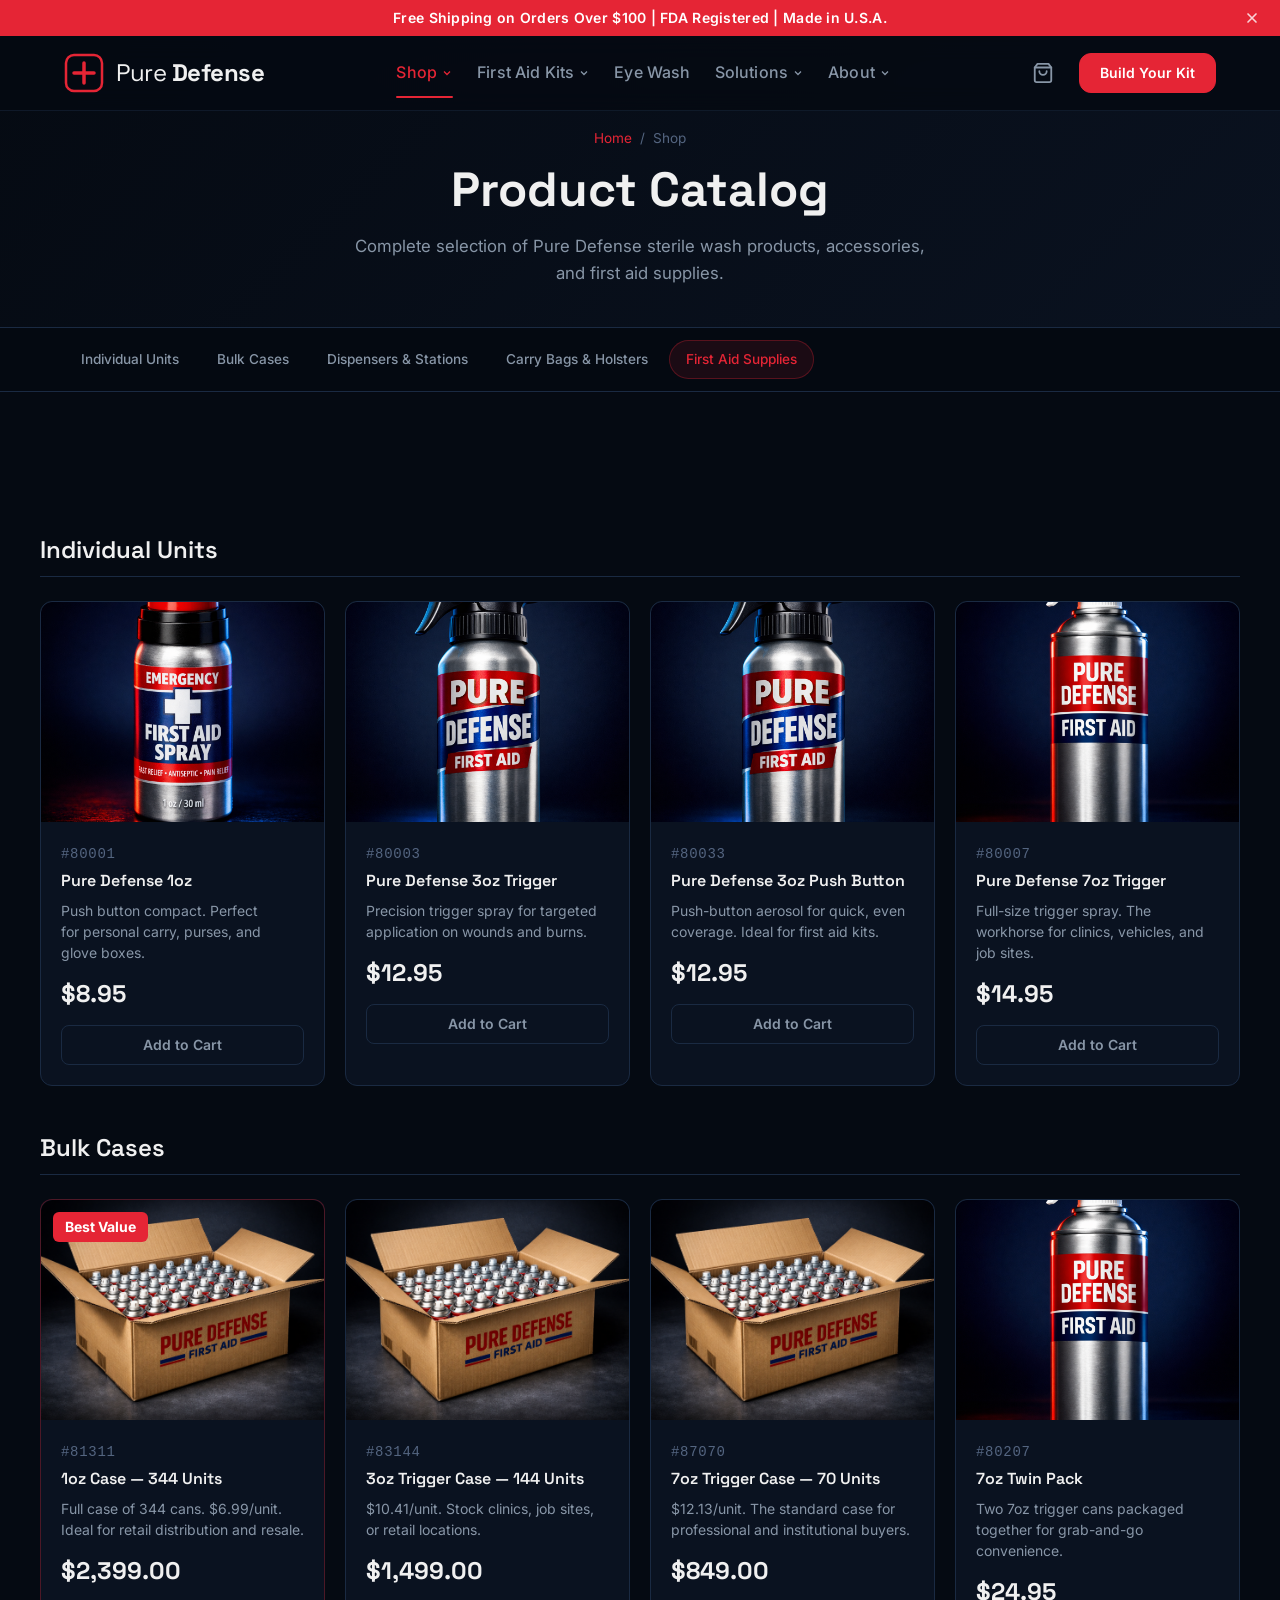
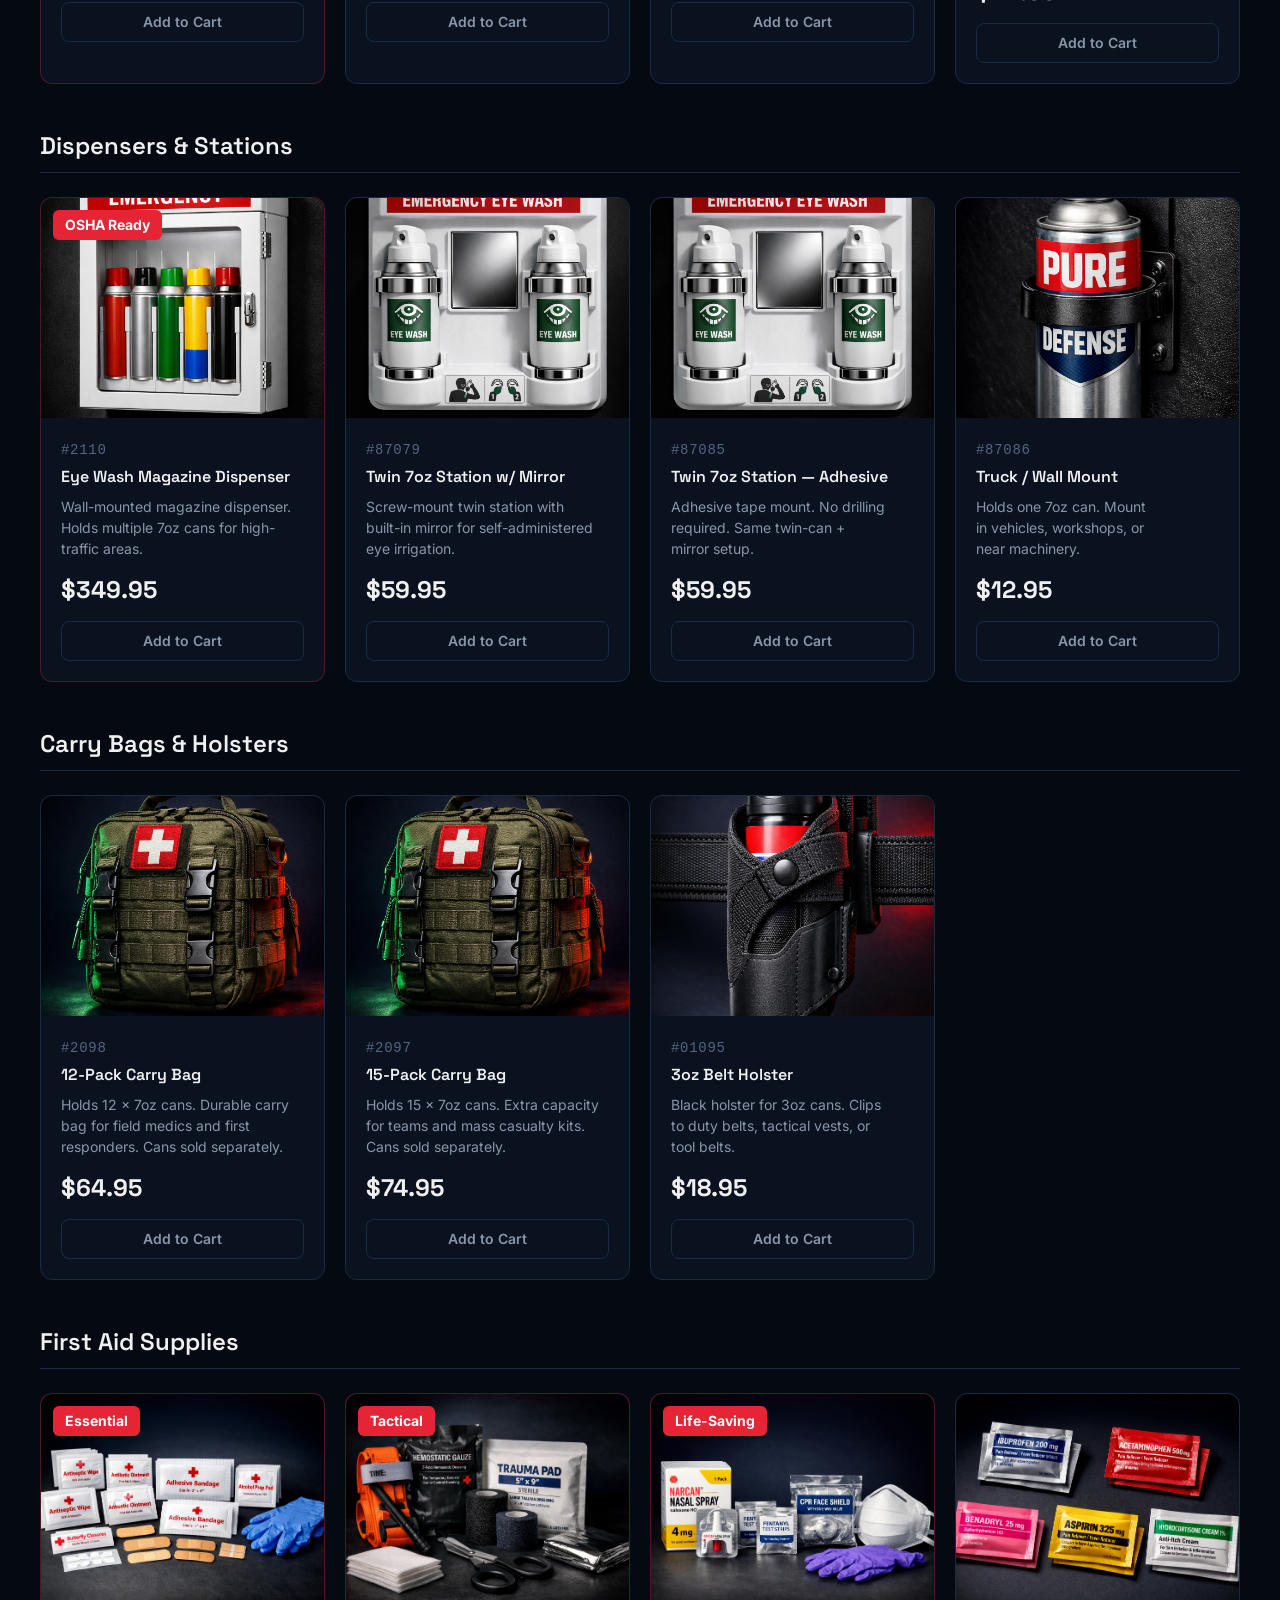
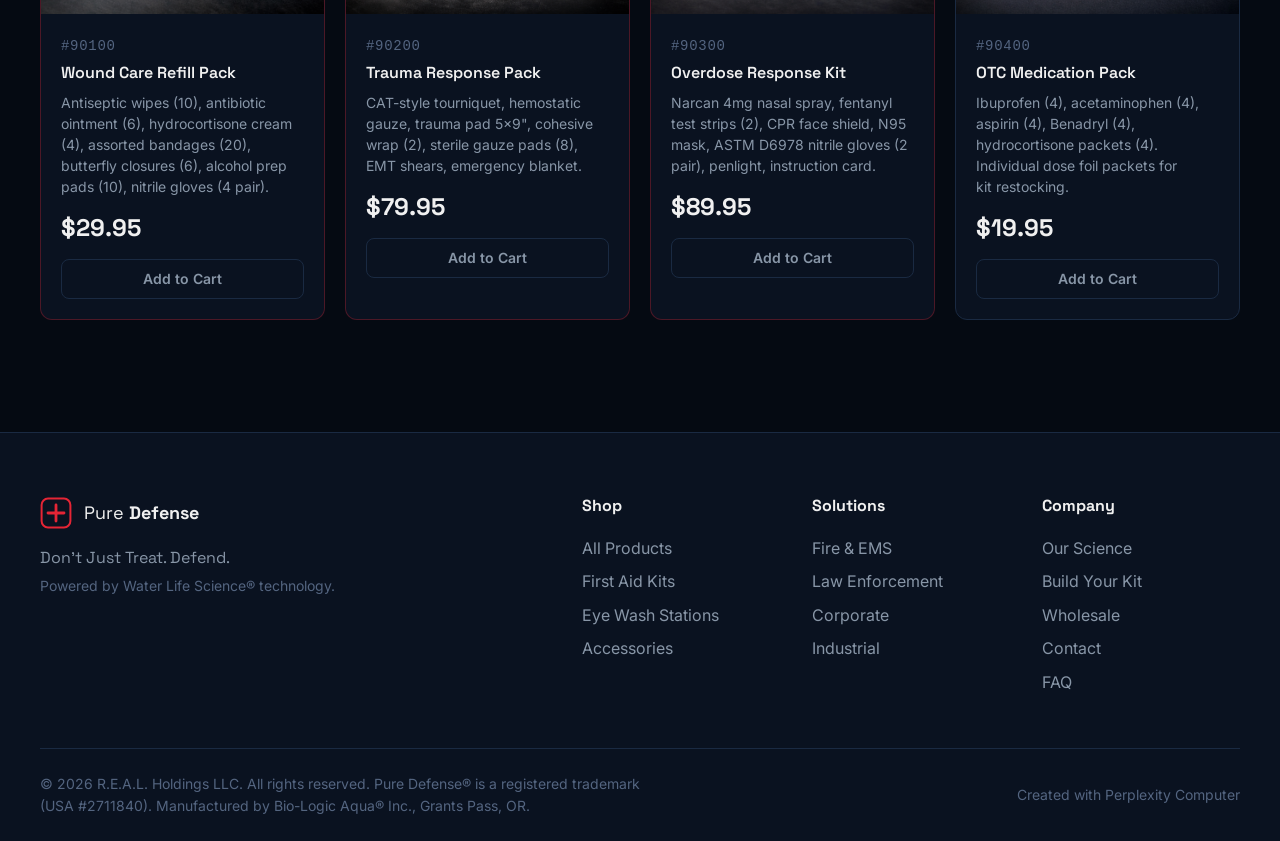
<file: shop.html>
<!DOCTYPE html>
<html lang="en" data-theme="dark">
<head>
<!--
   ______                            __
  / ____/___  ____ ___  ____  __  __/ /____  _____
 / /   / __ \/ __ `__ \/ __ \/ / / / __/ _ \/ ___/
/ /___/ /_/ / / / / / / /_/ / /_/ / /_/  __/ /
\____/\____/_/ /_/ /_/ .___/\__,_/\__/\___/_/
                    /_/
        Created with Perplexity Computer
        https://www.perplexity.ai/computer
-->
<meta name="generator" content="Perplexity Computer">
<meta name="author" content="Perplexity Computer">
<meta property="og:see_also" content="https://www.perplexity.ai/computer">
<link rel="author" href="https://www.perplexity.ai/computer">

<meta charset="UTF-8">
<meta name="viewport" content="width=device-width, initial-scale=1.0">
<title>Shop — Pure Defense First Aid</title>
<meta name="description" content="Browse the complete Pure Defense product catalog. Individual units, bulk cases, dispensers, carry bags, and first aid supplies.">
<link rel="preconnect" href="https://fonts.googleapis.com">
<link rel="preconnect" href="https://fonts.gstatic.com" crossorigin>
<link href="https://fonts.googleapis.com/css2?family=Inter:wght@300;400;500;600;700;800&family=Space+Grotesk:wght@400;500;600;700&display=swap" rel="stylesheet">
<link rel="stylesheet" href="./base.css">
<link rel="stylesheet" href="./style.css">

</head>
<body data-page="shop">

<!-- ===== ANNOUNCEMENT BAR ===== -->
<div class="announcement-bar" id="announcementBar">
  <div class="announcement-inner">
    <span>Free Shipping on Orders Over $100 | FDA Registered | Made in U.S.A.</span>
  </div>
  <button class="announcement-close" id="announcementClose" aria-label="Close announcement">
    <svg width="16" height="16" viewBox="0 0 24 24" fill="none" stroke="currentColor" stroke-width="2.5" stroke-linecap="round"><path d="M18 6L6 18M6 6l12 12"/></svg>
  </button>
</div>

<!-- ===== NAVIGATION ===== -->
<nav class="nav" id="nav">
  <div class="nav-inner">
    <a href="index.html" class="nav-logo" aria-label="Pure Defense Home">
      <svg class="logo-icon" viewBox="0 0 40 40" width="40" height="40" fill="none">
        <rect x="2" y="2" width="36" height="36" rx="8" stroke="#e52535" stroke-width="2.5"/>
        <path d="M20 10v20M10 20h20" stroke="#e52535" stroke-width="3.5" stroke-linecap="round"/>
      </svg>
      <span class="logo-text">Pure <strong>Defense</strong></span>
    </a>

    <div class="nav-links" id="navLinks">
      <!-- Shop Dropdown -->
      <div class="nav-dropdown-parent" data-dropdown="shop">
        <button class="nav-link-btn" aria-expanded="false" aria-haspopup="true">Shop <svg class="dropdown-chevron" width="12" height="12" viewBox="0 0 24 24" fill="none" stroke="currentColor" stroke-width="2.5"><polyline points="6 9 12 15 18 9"/></svg></button>
        <div class="mega-dropdown mega-dropdown--shop" id="dropdownShop">
          <div class="mega-dropdown-inner">
            <div class="mega-col">
              <h5 class="mega-col-title">Cans</h5>
              <a href="shop.html" class="mega-item">
                <img src="./assets/img-1oz-can.png" alt="" class="mega-thumb" loading="lazy">
                <div class="mega-item-info"><span class="mega-item-name">Pure Defense 1oz</span><span class="mega-item-price">$8.95</span></div>
              </a>
              <a href="shop.html" class="mega-item">
                <img src="./assets/img-3oz-can.png" alt="" class="mega-thumb" loading="lazy">
                <div class="mega-item-info"><span class="mega-item-name">Pure Defense 3oz</span><span class="mega-item-price">$12.95</span></div>
              </a>
              <a href="shop.html" class="mega-item">
                <img src="./assets/img-7oz-can.png" alt="" class="mega-thumb" loading="lazy">
                <div class="mega-item-info"><span class="mega-item-name">Pure Defense 7oz</span><span class="mega-item-price">$14.95</span></div>
              </a>
              <a href="shop.html" class="mega-item">
                <img src="./assets/img-7oz-can.png" alt="" class="mega-thumb" loading="lazy">
                <div class="mega-item-info"><span class="mega-item-name">Twin Pack</span><span class="mega-item-price">$24.95</span></div>
              </a>
            </div>
            <div class="mega-col">
              <h5 class="mega-col-title">Cases &amp; Bulk</h5>
              <a href="shop.html" class="mega-item">
                <img src="./assets/img-bulk-case.png" alt="" class="mega-thumb" loading="lazy">
                <div class="mega-item-info"><span class="mega-item-name">1oz Case (344)</span><span class="mega-item-price">$2,399</span></div>
              </a>
              <a href="shop.html" class="mega-item">
                <img src="./assets/img-bulk-case.png" alt="" class="mega-thumb" loading="lazy">
                <div class="mega-item-info"><span class="mega-item-name">3oz Case (144)</span><span class="mega-item-price">$1,499</span></div>
              </a>
              <a href="shop.html" class="mega-item">
                <img src="./assets/img-bulk-case.png" alt="" class="mega-thumb" loading="lazy">
                <div class="mega-item-info"><span class="mega-item-name">7oz Case (70)</span><span class="mega-item-price">$849</span></div>
              </a>
            </div>
            <div class="mega-col">
              <h5 class="mega-col-title">First Aid Supplies</h5>
              <a href="shop.html" class="mega-item">
                <img src="./assets/img-supplies-pack.png" alt="" class="mega-thumb" loading="lazy">
                <div class="mega-item-info"><span class="mega-item-name">Wound Care Refill</span><span class="mega-item-price">$29.95</span></div>
              </a>
              <a href="shop.html" class="mega-item">
                <img src="./assets/img-trauma-kit.png" alt="" class="mega-thumb" loading="lazy">
                <div class="mega-item-info"><span class="mega-item-name">Trauma Response Pack</span><span class="mega-item-price">$79.95</span></div>
              </a>
              <a href="shop.html" class="mega-item">
                <img src="./assets/img-narcan-kit.png" alt="" class="mega-thumb" loading="lazy">
                <div class="mega-item-info"><span class="mega-item-name">Overdose Response Kit</span><span class="mega-item-price">$89.95</span></div>
              </a>
              <a href="shop.html" class="mega-item">
                <img src="./assets/img-med-pack.png" alt="" class="mega-thumb" loading="lazy">
                <div class="mega-item-info"><span class="mega-item-name">OTC Medication Pack</span><span class="mega-item-price">$19.95</span></div>
              </a>
            </div>
            <div class="mega-col">
              <h5 class="mega-col-title">Accessories</h5>
              <a href="shop.html" class="mega-item">
                <img src="./assets/img-dispenser.png" alt="" class="mega-thumb" loading="lazy">
                <div class="mega-item-info"><span class="mega-item-name">Magazine Dispenser</span><span class="mega-item-price">$349.95</span></div>
              </a>
              <a href="shop.html" class="mega-item">
                <img src="./assets/img-twin-station.png" alt="" class="mega-thumb" loading="lazy">
                <div class="mega-item-info"><span class="mega-item-name">Twin Station</span><span class="mega-item-price">$59.95</span></div>
              </a>
              <a href="shop.html" class="mega-item">
                <img src="./assets/img-wall-mount.png" alt="" class="mega-thumb" loading="lazy">
                <div class="mega-item-info"><span class="mega-item-name">Wall Mount</span><span class="mega-item-price">$12.95</span></div>
              </a>
              <a href="shop.html" class="mega-item">
                <img src="./assets/img-carry-bag.png" alt="" class="mega-thumb" loading="lazy">
                <div class="mega-item-info"><span class="mega-item-name">Carry Bags</span><span class="mega-item-price">from $64.95</span></div>
              </a>
              <a href="shop.html" class="mega-item">
                <img src="./assets/img-holster.png" alt="" class="mega-thumb" loading="lazy">
                <div class="mega-item-info"><span class="mega-item-name">Belt Holster</span><span class="mega-item-price">$18.95</span></div>
              </a>
            </div>
          </div>
          <div class="mega-footer">
            <a href="shop.html" class="mega-footer-link">View All Products <span class="arrow">→</span></a>
          </div>
        </div>
      </div>

      <!-- First Aid Kits Dropdown -->
      <div class="nav-dropdown-parent" data-dropdown="kits">
        <button class="nav-link-btn" aria-expanded="false" aria-haspopup="true">First Aid Kits <svg class="dropdown-chevron" width="12" height="12" viewBox="0 0 24 24" fill="none" stroke="currentColor" stroke-width="2.5"><polyline points="6 9 12 15 18 9"/></svg></button>
        <div class="mega-dropdown mega-dropdown--kits" id="dropdownKits">
          <div class="mega-dropdown-inner mega-kits-grid">
            <a href="kits.html" class="mega-kit-card">
              <div class="mega-kit-img"><img src="./assets/img-first-aid-kit.png" alt="Base Kit" loading="lazy"></div>
              <h5 class="mega-kit-name">Base Kit</h5>
              <span class="mega-kit-price">$199</span>
              <span class="mega-kit-tag">Starter essentials</span>
            </a>
            <a href="kits.html" class="mega-kit-card mega-kit-card--featured">
              <span class="mega-kit-badge">Most Popular</span>
              <div class="mega-kit-img"><img src="./assets/img-first-aid-kit.png" alt="Pro Kit" loading="lazy"></div>
              <h5 class="mega-kit-name">Pro Kit</h5>
              <span class="mega-kit-price">$299</span>
              <span class="mega-kit-tag">Most popular</span>
            </a>
            <a href="kits.html" class="mega-kit-card">
              <div class="mega-kit-img"><img src="./assets/img-first-aid-kit.png" alt="Tactical Kit" loading="lazy"></div>
              <h5 class="mega-kit-name">Tactical Kit</h5>
              <span class="mega-kit-price">$399</span>
              <span class="mega-kit-tag">Tactical trauma</span>
            </a>
            <a href="kits.html" class="mega-kit-card">
              <div class="mega-kit-img"><img src="./assets/img-first-aid-kit.png" alt="Fully Loaded" loading="lazy"></div>
              <h5 class="mega-kit-name">Fully Loaded</h5>
              <span class="mega-kit-price">$499</span>
              <span class="mega-kit-tag">Complete with Narcan</span>
            </a>
          </div>
          <div class="mega-footer">
            <a href="kits.html#configurator" class="mega-footer-link">Build Your Custom Kit <span class="arrow">→</span></a>
          </div>
        </div>
      </div>

      <!-- Eye Wash (simple link) -->
      <a href="eyewash.html" class="nav-link-single">Eye Wash</a>

      <!-- Solutions Dropdown -->
      <div class="nav-dropdown-parent" data-dropdown="solutions">
        <button class="nav-link-btn" aria-expanded="false" aria-haspopup="true">Solutions <svg class="dropdown-chevron" width="12" height="12" viewBox="0 0 24 24" fill="none" stroke="currentColor" stroke-width="2.5"><polyline points="6 9 12 15 18 9"/></svg></button>
        <div class="mega-dropdown mega-dropdown--solutions" id="dropdownSolutions">
          <div class="mega-dropdown-inner mega-solutions-grid">
            <a href="fire-ems.html" class="mega-solution-card">
              <div class="mega-solution-icon"><svg width="24" height="24" viewBox="0 0 24 24" fill="none" stroke="currentColor" stroke-width="2"><path d="M20.84 4.61a5.5 5.5 0 00-7.78 0L12 5.67l-1.06-1.06a5.5 5.5 0 00-7.78 7.78l1.06 1.06L12 21.23l7.78-7.78 1.06-1.06a5.5 5.5 0 000-7.78z"/></svg></div>
              <h5>Fire &amp; EMS</h5>
              <span>Apparatus kits &amp; carry bags</span>
            </a>
            <a href="law-enforcement.html" class="mega-solution-card">
              <div class="mega-solution-icon"><svg width="24" height="24" viewBox="0 0 24 24" fill="none" stroke="currentColor" stroke-width="2"><path d="M12 22s8-4 8-10V5l-8-3-8 3v7c0 6 8 10 8 10z"/></svg></div>
              <h5>Law Enforcement</h5>
              <span>Holsters &amp; vehicle mounts</span>
            </a>
            <a href="houses-of-worship.html" class="mega-solution-card">
              <div class="mega-solution-icon"><svg width="24" height="24" viewBox="0 0 24 24" fill="none" stroke="currentColor" stroke-width="2"><path d="M3 9l9-7 9 7v11a2 2 0 01-2 2H5a2 2 0 01-2-2z"/><polyline points="9 22 9 12 15 12 15 22"/></svg></div>
              <h5>Houses of Worship</h5>
              <span>Safety stations &amp; event kits</span>
            </a>
            <a href="corporate.html" class="mega-solution-card">
              <div class="mega-solution-icon"><svg width="24" height="24" viewBox="0 0 24 24" fill="none" stroke="currentColor" stroke-width="2"><rect x="2" y="3" width="20" height="14" rx="2"/><path d="M8 21h8M12 17v4"/></svg></div>
              <h5>Corporate &amp; Office</h5>
              <span>OSHA compliance packages</span>
            </a>
            <a href="industrial.html" class="mega-solution-card">
              <div class="mega-solution-icon"><svg width="24" height="24" viewBox="0 0 24 24" fill="none" stroke="currentColor" stroke-width="2"><rect x="2" y="7" width="20" height="15" rx="2"/><path d="M16 7V5a4 4 0 00-8 0v2"/></svg></div>
              <h5>Industrial</h5>
              <span>Eye wash &amp; chemical exposure</span>
            </a>
          </div>
        </div>
      </div>

      <!-- About Dropdown -->
      <div class="nav-dropdown-parent" data-dropdown="about">
        <button class="nav-link-btn" aria-expanded="false" aria-haspopup="true">About <svg class="dropdown-chevron" width="12" height="12" viewBox="0 0 24 24" fill="none" stroke="currentColor" stroke-width="2.5"><polyline points="6 9 12 15 18 9"/></svg></button>
        <div class="mega-dropdown mega-dropdown--about" id="dropdownAbout">
          <div class="mega-dropdown-inner mega-about-grid">
            <div class="mega-about-col">
              <a href="about.html" class="mega-about-link">Our Science</a>
              <a href="about.html" class="mega-about-link">How It Works</a>
              <a href="faq.html" class="mega-about-link">FAQ</a>
            </div>
            <div class="mega-about-col">
              <a href="contact.html" class="mega-about-link">Contact</a>
              <a href="solutions.html" class="mega-about-link">Wholesale Info</a>
            </div>
          </div>
        </div>
      </div>
    </div>

    <div class="nav-actions">
      <button class="cart-icon-btn" id="cartIconBtn" aria-label="Open cart">
        <svg width="22" height="22" viewBox="0 0 24 24" fill="none" stroke="currentColor" stroke-width="2" stroke-linecap="round" stroke-linejoin="round"><path d="M6 2L3 6v14a2 2 0 002 2h14a2 2 0 002-2V6l-3-4z"/><line x1="3" y1="6" x2="21" y2="6"/><path d="M16 10a4 4 0 01-8 0"/></svg>
        <span class="cart-badge" id="cartBadge"></span>
      </button>
      <a href="kits.html#configurator" class="btn btn-primary btn-sm nav-cta-btn">Build Your Kit</a>
      <button class="mobile-menu-btn" id="mobileMenuBtn" aria-label="Toggle menu">
        <svg width="24" height="24" viewBox="0 0 24 24" fill="none" stroke="currentColor" stroke-width="2" stroke-linecap="round"><path d="M3 12h18M3 6h18M3 18h18"/></svg>
      </button>
    </div>
  </div>
</nav>

<!-- ===== MOBILE MENU OVERLAY ===== -->
<div class="mobile-menu-overlay" id="mobileMenuOverlay">
  <div class="mobile-menu-panel" id="mobileMenuPanel">
    <div class="mobile-menu-header">
      <span class="logo-text">Pure <strong>Defense</strong></span>
      <button class="mobile-menu-close" id="mobileMenuClose" aria-label="Close menu">
        <svg width="24" height="24" viewBox="0 0 24 24" fill="none" stroke="currentColor" stroke-width="2" stroke-linecap="round"><path d="M18 6L6 18M6 6l12 12"/></svg>
      </button>
    </div>
    <div class="mobile-menu-body">
      <!-- Shop Accordion -->
      <div class="mobile-accordion">
        <button class="mobile-accordion-toggle" aria-expanded="false">Shop <svg width="16" height="16" viewBox="0 0 24 24" fill="none" stroke="currentColor" stroke-width="2.5"><polyline points="6 9 12 15 18 9"/></svg></button>
        <div class="mobile-accordion-panel">
          <h6 class="mobile-acc-heading">Cans</h6>
          <a href="shop.html" class="mobile-mega-item"><img src="./assets/img-1oz-can.png" alt="" class="mobile-mega-thumb"><span>Pure Defense 1oz — $8.95</span></a>
          <a href="shop.html" class="mobile-mega-item"><img src="./assets/img-3oz-can.png" alt="" class="mobile-mega-thumb"><span>Pure Defense 3oz — $12.95</span></a>
          <a href="shop.html" class="mobile-mega-item"><img src="./assets/img-7oz-can.png" alt="" class="mobile-mega-thumb"><span>Pure Defense 7oz — $14.95</span></a>
          <a href="shop.html" class="mobile-mega-item"><img src="./assets/img-7oz-can.png" alt="" class="mobile-mega-thumb"><span>Twin Pack — $24.95</span></a>
          <h6 class="mobile-acc-heading">Cases &amp; Bulk</h6>
          <a href="shop.html" class="mobile-mega-item"><img src="./assets/img-bulk-case.png" alt="" class="mobile-mega-thumb"><span>1oz Case (344) — $2,399</span></a>
          <a href="shop.html" class="mobile-mega-item"><img src="./assets/img-bulk-case.png" alt="" class="mobile-mega-thumb"><span>3oz Case (144) — $1,499</span></a>
          <a href="shop.html" class="mobile-mega-item"><img src="./assets/img-bulk-case.png" alt="" class="mobile-mega-thumb"><span>7oz Case (70) — $849</span></a>
          <h6 class="mobile-acc-heading">First Aid Supplies</h6>
          <a href="shop.html" class="mobile-mega-item"><img src="./assets/img-supplies-pack.png" alt="" class="mobile-mega-thumb"><span>Wound Care Refill — $29.95</span></a>
          <a href="shop.html" class="mobile-mega-item"><img src="./assets/img-trauma-kit.png" alt="" class="mobile-mega-thumb"><span>Trauma Response — $79.95</span></a>
          <a href="shop.html" class="mobile-mega-item"><img src="./assets/img-narcan-kit.png" alt="" class="mobile-mega-thumb"><span>Overdose Response Kit — $89.95</span></a>
          <a href="shop.html" class="mobile-mega-item"><img src="./assets/img-med-pack.png" alt="" class="mobile-mega-thumb"><span>OTC Medication Pack — $19.95</span></a>
          <h6 class="mobile-acc-heading">Accessories</h6>
          <a href="shop.html" class="mobile-mega-item"><img src="./assets/img-dispenser.png" alt="" class="mobile-mega-thumb"><span>Magazine Dispenser — $349.95</span></a>
          <a href="shop.html" class="mobile-mega-item"><img src="./assets/img-twin-station.png" alt="" class="mobile-mega-thumb"><span>Twin Station — $59.95</span></a>
          <a href="shop.html" class="mobile-mega-item"><img src="./assets/img-wall-mount.png" alt="" class="mobile-mega-thumb"><span>Wall Mount — $12.95</span></a>
          <a href="shop.html" class="mobile-mega-item"><img src="./assets/img-carry-bag.png" alt="" class="mobile-mega-thumb"><span>Carry Bags — from $64.95</span></a>
          <a href="shop.html" class="mobile-mega-item"><img src="./assets/img-holster.png" alt="" class="mobile-mega-thumb"><span>Belt Holster — $18.95</span></a>
          <a href="shop.html" class="mobile-mega-viewall">View All Products →</a>
        </div>
      </div>
      <!-- First Aid Kits Accordion -->
      <div class="mobile-accordion">
        <button class="mobile-accordion-toggle" aria-expanded="false">First Aid Kits <svg width="16" height="16" viewBox="0 0 24 24" fill="none" stroke="currentColor" stroke-width="2.5"><polyline points="6 9 12 15 18 9"/></svg></button>
        <div class="mobile-accordion-panel">
          <a href="kits.html" class="mobile-mega-item"><img src="./assets/img-first-aid-kit.png" alt="" class="mobile-mega-thumb"><span>Base Kit — $199</span></a>
          <a href="kits.html" class="mobile-mega-item"><img src="./assets/img-first-aid-kit.png" alt="" class="mobile-mega-thumb"><span>Pro Kit — $299</span></a>
          <a href="kits.html" class="mobile-mega-item"><img src="./assets/img-first-aid-kit.png" alt="" class="mobile-mega-thumb"><span>Tactical Kit — $399</span></a>
          <a href="kits.html" class="mobile-mega-item"><img src="./assets/img-first-aid-kit.png" alt="" class="mobile-mega-thumb"><span>Fully Loaded — $499</span></a>
          <a href="kits.html#configurator" class="mobile-mega-viewall">Build Your Custom Kit →</a>
        </div>
      </div>
      <!-- Eye Wash -->
      <a href="eyewash.html" class="mobile-menu-link">Eye Wash</a>
      <!-- Solutions Accordion -->
      <div class="mobile-accordion">
        <button class="mobile-accordion-toggle" aria-expanded="false">Solutions <svg width="16" height="16" viewBox="0 0 24 24" fill="none" stroke="currentColor" stroke-width="2.5"><polyline points="6 9 12 15 18 9"/></svg></button>
        <div class="mobile-accordion-panel">
          <a href="fire-ems.html" class="mobile-mega-item"><span>Fire &amp; EMS</span></a>
          <a href="law-enforcement.html" class="mobile-mega-item"><span>Law Enforcement</span></a>
          <a href="houses-of-worship.html" class="mobile-mega-item"><span>Houses of Worship</span></a>
          <a href="corporate.html" class="mobile-mega-item"><span>Corporate &amp; Office</span></a>
          <a href="industrial.html" class="mobile-mega-item"><span>Industrial</span></a>
        </div>
      </div>
      <!-- About Accordion -->
      <div class="mobile-accordion">
        <button class="mobile-accordion-toggle" aria-expanded="false">About <svg width="16" height="16" viewBox="0 0 24 24" fill="none" stroke="currentColor" stroke-width="2.5"><polyline points="6 9 12 15 18 9"/></svg></button>
        <div class="mobile-accordion-panel">
          <a href="about.html" class="mobile-mega-item"><span>Our Science</span></a>
          <a href="about.html" class="mobile-mega-item"><span>How It Works</span></a>
          <a href="faq.html" class="mobile-mega-item"><span>FAQ</span></a>
          <a href="contact.html" class="mobile-mega-item"><span>Contact</span></a>
          <a href="solutions.html" class="mobile-mega-item"><span>Wholesale Info</span></a>
        </div>
      </div>
    </div>
    <div class="mobile-menu-footer">
      <a href="kits.html#configurator" class="btn btn-primary btn-full">Build Your Kit</a>
    </div>
  </div>
</div>

<!-- ===== PAGE HEADER ===== -->
<section class="page-header" id="hero">
  <div class="page-header-inner">
    <nav class="breadcrumb"><a href="index.html">Home</a> <span>/</span> <span>Shop</span></nav>
    <h1 class="page-header-title">Product Catalog</h1>
    <p class="page-header-sub">Complete selection of Pure Defense sterile wash products, accessories, and first aid supplies.</p>
  </div>
</section>

<!-- ===== CATEGORY SUB-NAV ===== -->
<div class="category-subnav" id="categorySubnav">
  <div class="category-subnav-inner">
    <a href="#individual-units" class="category-subnav-link active">Individual Units</a>
    <a href="#bulk-cases" class="category-subnav-link">Bulk Cases</a>
    <a href="#dispensers-stations" class="category-subnav-link">Dispensers &amp; Stations</a>
    <a href="#carry-bags-holsters" class="category-subnav-link">Carry Bags &amp; Holsters</a>
    <a href="#first-aid-supplies" class="category-subnav-link">First Aid Supplies</a>
  </div>
</div>

<!-- ===== STORE / PRODUCTS ===== -->
<section class="section" id="products">
  <div class="section-inner">


    <!-- Category: Units -->
    <h3 class="category-title" id="individual-units">Individual Units</h3>
    <div class="product-grid">
      <div class="product-card" data-product-id="80001">
        <div class="product-img-wrap">
          <img src="./assets/img-1oz-can.png" alt="Pure Defense 1oz" loading="lazy">
        </div>
        <div class="product-info">
          <span class="product-sku">#80001</span>
          <h4 class="product-name">Pure Defense 1oz</h4>
          <p class="product-desc">Push button compact. Perfect for personal carry, purses, and glove boxes.</p>
          <div class="product-price">$8.95</div>
          <button class="btn-add-cart" data-product-id="80001">Add to Cart</button>
        </div>
      </div>
      <div class="product-card" data-product-id="80003">
        <div class="product-img-wrap">
          <img src="./assets/img-3oz-can.png" alt="Pure Defense 3oz Trigger" loading="lazy">
        </div>
        <div class="product-info">
          <span class="product-sku">#80003</span>
          <h4 class="product-name">Pure Defense 3oz Trigger</h4>
          <p class="product-desc">Precision trigger spray for targeted application on wounds and burns.</p>
          <div class="product-price">$12.95</div>
          <button class="btn-add-cart" data-product-id="80003">Add to Cart</button>
        </div>
      </div>
      <div class="product-card" data-product-id="80033">
        <div class="product-img-wrap">
          <img src="./assets/img-3oz-can.png" alt="Pure Defense 3oz Push Button" loading="lazy">
        </div>
        <div class="product-info">
          <span class="product-sku">#80033</span>
          <h4 class="product-name">Pure Defense 3oz Push Button</h4>
          <p class="product-desc">Push-button aerosol for quick, even coverage. Ideal for first aid kits.</p>
          <div class="product-price">$12.95</div>
          <button class="btn-add-cart" data-product-id="80033">Add to Cart</button>
        </div>
      </div>
      <div class="product-card" data-product-id="80007">
        <div class="product-img-wrap">
          <img src="./assets/img-7oz-can.png" alt="Pure Defense 7oz Trigger" loading="lazy">
        </div>
        <div class="product-info">
          <span class="product-sku">#80007</span>
          <h4 class="product-name">Pure Defense 7oz Trigger</h4>
          <p class="product-desc">Full-size trigger spray. The workhorse for clinics, vehicles, and job sites.</p>
          <div class="product-price">$14.95</div>
          <button class="btn-add-cart" data-product-id="80007">Add to Cart</button>
        </div>
      </div>
    </div>

    <!-- Category: Cases -->
    <h3 class="category-title" id="bulk-cases">Bulk Cases</h3>
    <div class="product-grid">
      <div class="product-card featured" data-product-id="81311">
        <span class="product-badge">Best Value</span>
        <div class="product-img-wrap">
          <img src="./assets/img-bulk-case.png" alt="Pure Defense 1oz Case" loading="lazy">
        </div>
        <div class="product-info">
          <span class="product-sku">#81311</span>
          <h4 class="product-name">1oz Case — 344 Units</h4>
          <p class="product-desc">Full case of 344 cans. $6.99/unit. Ideal for retail distribution and resale.</p>
          <div class="product-price">$2,399.00</div>
          <button class="btn-add-cart" data-product-id="81311">Add to Cart</button>
        </div>
      </div>
      <div class="product-card" data-product-id="83144">
        <div class="product-img-wrap">
          <img src="./assets/img-bulk-case.png" alt="Pure Defense 3oz Case" loading="lazy">
        </div>
        <div class="product-info">
          <span class="product-sku">#83144</span>
          <h4 class="product-name">3oz Trigger Case — 144 Units</h4>
          <p class="product-desc">$10.41/unit. Stock clinics, job sites, or retail locations.</p>
          <div class="product-price">$1,499.00</div>
          <button class="btn-add-cart" data-product-id="83144">Add to Cart</button>
        </div>
      </div>
      <div class="product-card" data-product-id="87070">
        <div class="product-img-wrap">
          <img src="./assets/img-bulk-case.png" alt="Pure Defense 7oz Case" loading="lazy">
        </div>
        <div class="product-info">
          <span class="product-sku">#87070</span>
          <h4 class="product-name">7oz Trigger Case — 70 Units</h4>
          <p class="product-desc">$12.13/unit. The standard case for professional and institutional buyers.</p>
          <div class="product-price">$849.00</div>
          <button class="btn-add-cart" data-product-id="87070">Add to Cart</button>
        </div>
      </div>
      <div class="product-card" data-product-id="80207">
        <div class="product-img-wrap">
          <img src="./assets/img-7oz-can.png" alt="Pure Defense 7oz Twin Pack" loading="lazy">
        </div>
        <div class="product-info">
          <span class="product-sku">#80207</span>
          <h4 class="product-name">7oz Twin Pack</h4>
          <p class="product-desc">Two 7oz trigger cans packaged together for grab-and-go convenience.</p>
          <div class="product-price">$24.95</div>
          <button class="btn-add-cart" data-product-id="80207">Add to Cart</button>
        </div>
      </div>
    </div>

    <!-- Category: Dispensers & Stations -->
    <h3 class="category-title" id="dispensers-stations">Dispensers &amp; Stations</h3>
    <div class="product-grid">
      <div class="product-card featured" data-product-id="2110">
        <span class="product-badge">OSHA Ready</span>
        <div class="product-img-wrap">
          <img src="./assets/img-dispenser.png" alt="Eye Wash Magazine Dispenser" loading="lazy">
        </div>
        <div class="product-info">
          <span class="product-sku">#2110</span>
          <h4 class="product-name">Eye Wash Magazine Dispenser</h4>
          <p class="product-desc">Wall-mounted magazine dispenser. Holds multiple 7oz cans for high-traffic areas.</p>
          <div class="product-price">$349.95</div>
          <button class="btn-add-cart" data-product-id="2110">Add to Cart</button>
        </div>
      </div>
      <div class="product-card" data-product-id="87079">
        <div class="product-img-wrap">
          <img src="./assets/img-twin-station.png" alt="Twin 7oz Station with Mirror" loading="lazy">
        </div>
        <div class="product-info">
          <span class="product-sku">#87079</span>
          <h4 class="product-name">Twin 7oz Station w/ Mirror</h4>
          <p class="product-desc">Screw-mount twin station with built-in mirror for self-administered eye irrigation.</p>
          <div class="product-price">$59.95</div>
          <button class="btn-add-cart" data-product-id="87079">Add to Cart</button>
        </div>
      </div>
      <div class="product-card" data-product-id="87085">
        <div class="product-img-wrap">
          <img src="./assets/img-twin-station.png" alt="Twin 7oz Station Adhesive" loading="lazy">
        </div>
        <div class="product-info">
          <span class="product-sku">#87085</span>
          <h4 class="product-name">Twin 7oz Station — Adhesive</h4>
          <p class="product-desc">Adhesive tape mount. No drilling required. Same twin-can + mirror setup.</p>
          <div class="product-price">$59.95</div>
          <button class="btn-add-cart" data-product-id="87085">Add to Cart</button>
        </div>
      </div>
      <div class="product-card" data-product-id="87086">
        <div class="product-img-wrap">
          <img src="./assets/img-wall-mount.png" alt="Truck Wall Mount" loading="lazy">
        </div>
        <div class="product-info">
          <span class="product-sku">#87086</span>
          <h4 class="product-name">Truck / Wall Mount</h4>
          <p class="product-desc">Holds one 7oz can. Mount in vehicles, workshops, or near machinery.</p>
          <div class="product-price">$12.95</div>
          <button class="btn-add-cart" data-product-id="87086">Add to Cart</button>
        </div>
      </div>
    </div>

    <!-- Category: Carry Systems -->
    <h3 class="category-title" id="carry-bags-holsters">Carry Bags &amp; Holsters</h3>
    <div class="product-grid">
      <div class="product-card" data-product-id="2098">
        <div class="product-img-wrap">
          <img src="./assets/img-carry-bag.png" alt="12-Pack Carry Bag" loading="lazy">
        </div>
        <div class="product-info">
          <span class="product-sku">#2098</span>
          <h4 class="product-name">12-Pack Carry Bag</h4>
          <p class="product-desc">Holds 12 x 7oz cans. Durable carry bag for field medics and first responders. Cans sold separately.</p>
          <div class="product-price">$64.95</div>
          <button class="btn-add-cart" data-product-id="2098">Add to Cart</button>
        </div>
      </div>
      <div class="product-card" data-product-id="2097">
        <div class="product-img-wrap">
          <img src="./assets/img-carry-bag.png" alt="15-Pack Carry Bag" loading="lazy">
        </div>
        <div class="product-info">
          <span class="product-sku">#2097</span>
          <h4 class="product-name">15-Pack Carry Bag</h4>
          <p class="product-desc">Holds 15 x 7oz cans. Extra capacity for teams and mass casualty kits. Cans sold separately.</p>
          <div class="product-price">$74.95</div>
          <button class="btn-add-cart" data-product-id="2097">Add to Cart</button>
        </div>
      </div>
      <div class="product-card" data-product-id="01095">
        <div class="product-img-wrap">
          <img src="./assets/img-holster.png" alt="3oz Belt Holster" loading="lazy">
        </div>
        <div class="product-info">
          <span class="product-sku">#01095</span>
          <h4 class="product-name">3oz Belt Holster</h4>
          <p class="product-desc">Black holster for 3oz cans. Clips to duty belts, tactical vests, or tool belts.</p>
          <div class="product-price">$18.95</div>
          <button class="btn-add-cart" data-product-id="01095">Add to Cart</button>
        </div>
      </div>
    </div>

    <!-- Category: First Aid Supplies -->
    <h3 class="category-title" id="first-aid-supplies">First Aid Supplies</h3>
    <div class="product-grid">
      <div class="product-card featured" data-product-id="90100">
        <span class="product-badge">Essential</span>
        <div class="product-img-wrap">
          <img src="./assets/img-supplies-pack.png" alt="Wound Care Refill Pack" loading="lazy">
        </div>
        <div class="product-info">
          <span class="product-sku">#90100</span>
          <h4 class="product-name">Wound Care Refill Pack</h4>
          <p class="product-desc">Antiseptic wipes (10), antibiotic ointment (6), hydrocortisone cream (4), assorted bandages (20), butterfly closures (6), alcohol prep pads (10), nitrile gloves (4 pair).</p>
          <div class="product-price">$29.95</div>
          <button class="btn-add-cart" data-product-id="90100">Add to Cart</button>
        </div>
      </div>
      <div class="product-card featured" data-product-id="90200">
        <span class="product-badge">Tactical</span>
        <div class="product-img-wrap">
          <img src="./assets/img-trauma-kit.png" alt="Trauma Response Pack" loading="lazy">
        </div>
        <div class="product-info">
          <span class="product-sku">#90200</span>
          <h4 class="product-name">Trauma Response Pack</h4>
          <p class="product-desc">CAT-style tourniquet, hemostatic gauze, trauma pad 5x9", cohesive wrap (2), sterile gauze pads (8), EMT shears, emergency blanket.</p>
          <div class="product-price">$79.95</div>
          <button class="btn-add-cart" data-product-id="90200">Add to Cart</button>
        </div>
      </div>
      <div class="product-card featured" data-product-id="90300">
        <span class="product-badge">Life-Saving</span>
        <div class="product-img-wrap">
          <img src="./assets/img-narcan-kit.png" alt="Overdose Response Kit" loading="lazy">
        </div>
        <div class="product-info">
          <span class="product-sku">#90300</span>
          <h4 class="product-name">Overdose Response Kit</h4>
          <p class="product-desc">Narcan 4mg nasal spray, fentanyl test strips (2), CPR face shield, N95 mask, ASTM D6978 nitrile gloves (2 pair), penlight, instruction card.</p>
          <div class="product-price">$89.95</div>
          <button class="btn-add-cart" data-product-id="90300">Add to Cart</button>
        </div>
      </div>
      <div class="product-card" data-product-id="90400">
        <div class="product-img-wrap">
          <img src="./assets/img-med-pack.png" alt="OTC Medication Pack" loading="lazy">
        </div>
        <div class="product-info">
          <span class="product-sku">#90400</span>
          <h4 class="product-name">OTC Medication Pack</h4>
          <p class="product-desc">Ibuprofen (4), acetaminophen (4), aspirin (4), Benadryl (4), hydrocortisone packets (4). Individual dose foil packets for kit restocking.</p>
          <div class="product-price">$19.95</div>
          <button class="btn-add-cart" data-product-id="90400">Add to Cart</button>
        </div>
      </div>
    </div>
  </div>
</section>

<!-- ===== FOOTER ===== -->
<footer class="footer">
  <div class="footer-inner">
    <div class="footer-brand">
      <div class="footer-logo">
        <svg viewBox="0 0 40 40" width="32" height="32" fill="none">
          <rect x="2" y="2" width="36" height="36" rx="8" stroke="#e52535" stroke-width="2.5"/>
          <path d="M20 10v20M10 20h20" stroke="#e52535" stroke-width="3.5" stroke-linecap="round"/>
        </svg>
        <span class="logo-text-sm">Pure <strong>Defense</strong></span>
      </div>
      <p class="footer-tagline">Don't Just Treat. Defend.</p>
      <p class="footer-sub">Powered by Water Life Science® technology.</p>
    </div>
    <div class="footer-links">
      <div class="footer-col">
        <h4>Shop</h4>
        <a href="shop.html">All Products</a>
        <a href="kits.html">First Aid Kits</a>
        <a href="eyewash.html">Eye Wash Stations</a>
        <a href="shop.html">Accessories</a>
      </div>
      <div class="footer-col">
        <h4>Solutions</h4>
        <a href="fire-ems.html">Fire &amp; EMS</a>
        <a href="law-enforcement.html">Law Enforcement</a>
        <a href="corporate.html">Corporate</a>
        <a href="industrial.html">Industrial</a>
      </div>
      <div class="footer-col">
        <h4>Company</h4>
        <a href="about.html">Our Science</a>
        <a href="kits.html#configurator">Build Your Kit</a>
        <a href="solutions.html">Wholesale</a>
        <a href="contact.html">Contact</a>
        <a href="faq.html">FAQ</a>
      </div>
    </div>
  </div>
  <div class="footer-bottom">
    <p>© 2026 R.E.A.L. Holdings LLC. All rights reserved. Pure Defense® is a registered trademark (USA #2711840). Manufactured by Bio-Logic Aqua® Inc., Grants Pass, OR.</p>
    <a href="https://www.perplexity.ai/computer" target="_blank" rel="noopener noreferrer">Created with Perplexity Computer</a>
  </div>
</footer>

<!-- ===== STICKY MOBILE CTA ===== -->
<div class="sticky-cta" id="stickyCta">
  <a href="kits.html#configurator" class="btn btn-primary btn-full">Build Your Kit</a>
</div>

<!-- ===== CART OVERLAY & DRAWER ===== -->
<div class="cart-overlay" id="cartOverlay"></div>
<aside class="cart-drawer" id="cartDrawer">
  <div class="cart-drawer-header">
    <h3>Your Cart</h3>
    <button class="cart-close-btn" id="cartCloseBtn" aria-label="Close cart">
      <svg width="20" height="20" viewBox="0 0 24 24" fill="none" stroke="currentColor" stroke-width="2" stroke-linecap="round"><path d="M18 6L6 18M6 6l12 12"/></svg>
    </button>
  </div>
  <div class="cart-items" id="cartItems">
    <!-- Cart items rendered by JS -->
  </div>
  <div class="cart-empty" id="cartEmpty">
    <svg width="48" height="48" viewBox="0 0 24 24" fill="none" stroke="currentColor" stroke-width="1.5" stroke-linecap="round" stroke-linejoin="round"><path d="M6 2L3 6v14a2 2 0 002 2h14a2 2 0 002-2V6l-3-4z"/><line x1="3" y1="6" x2="21" y2="6"/><path d="M16 10a4 4 0 01-8 0"/></svg>
    <p>Your cart is empty</p>
    <button class="btn btn-ghost btn-sm" id="continueShopping">Continue Shopping</button>
  </div>
  <div class="cart-summary" id="cartSummary">
    <div class="cart-summary-row">
      <span>Subtotal</span>
      <span id="cartSubtotal">$0.00</span>
    </div>
    <div class="cart-summary-row cart-shipping-row">
      <span>Shipping</span>
      <span id="cartShipping">$9.95 flat rate</span>
    </div>
    <div class="cart-summary-row cart-total-row">
      <span>Total</span>
      <span id="cartTotal">$0.00</span>
    </div>
    <button class="btn btn-primary btn-full" id="checkoutBtn">Proceed to Checkout</button>
  </div>
</aside>

<!-- ===== CHECKOUT OVERLAY ===== -->
<div class="checkout-overlay" id="checkoutOverlay">
  <div class="checkout-container">
    <div class="checkout-header">
      <h2>Checkout</h2>
      <div class="checkout-steps-indicator" id="checkoutStepsIndicator">
        <span class="step-dot active" data-step="1">1</span>
        <span class="step-line"></span>
        <span class="step-dot" data-step="2">2</span>
        <span class="step-line"></span>
        <span class="step-dot" data-step="3">3</span>
        <span class="step-line"></span>
        <span class="step-dot" data-step="4">4</span>
      </div>
      <button class="checkout-close-btn" id="checkoutCloseBtn" aria-label="Close checkout">
        <svg width="20" height="20" viewBox="0 0 24 24" fill="none" stroke="currentColor" stroke-width="2" stroke-linecap="round"><path d="M18 6L6 18M6 6l12 12"/></svg>
      </button>
    </div>

    <!-- Step 1: Shipping -->
    <div class="checkout-step active" id="checkoutStep1">
      <h3>Shipping Information</h3>
      <form class="checkout-form" id="shippingForm">
        <div class="form-row">
          <div class="form-group">
            <label for="shipName">Full Name *</label>
            <input type="text" id="shipName" required placeholder="John Doe">
            <span class="form-error" id="shipNameError"></span>
          </div>
          <div class="form-group">
            <label for="shipEmail">Email Address *</label>
            <input type="email" id="shipEmail" required placeholder="john@example.com">
            <span class="form-error" id="shipEmailError"></span>
          </div>
        </div>
        <div class="form-group">
          <label for="shipPhone">Phone Number *</label>
          <input type="tel" id="shipPhone" required placeholder="(555) 123-4567">
          <span class="form-error" id="shipPhoneError"></span>
        </div>
        <div class="form-group">
          <label for="shipAddress1">Address Line 1 *</label>
          <input type="text" id="shipAddress1" required placeholder="123 Main Street">
          <span class="form-error" id="shipAddress1Error"></span>
        </div>
        <div class="form-group">
          <label for="shipAddress2">Address Line 2</label>
          <input type="text" id="shipAddress2" placeholder="Apt, Suite, Unit (optional)">
        </div>
        <div class="form-row form-row-3">
          <div class="form-group">
            <label for="shipCity">City *</label>
            <input type="text" id="shipCity" required placeholder="City">
            <span class="form-error" id="shipCityError"></span>
          </div>
          <div class="form-group">
            <label for="shipState">State *</label>
            <select id="shipState" required>
              <option value="">Select...</option>
              <option value="AL">Alabama</option><option value="AK">Alaska</option><option value="AZ">Arizona</option><option value="AR">Arkansas</option>
              <option value="CA">California</option><option value="CO">Colorado</option><option value="CT">Connecticut</option><option value="DE">Delaware</option>
              <option value="FL">Florida</option><option value="GA">Georgia</option><option value="HI">Hawaii</option><option value="ID">Idaho</option>
              <option value="IL">Illinois</option><option value="IN">Indiana</option><option value="IA">Iowa</option><option value="KS">Kansas</option>
              <option value="KY">Kentucky</option><option value="LA">Louisiana</option><option value="ME">Maine</option><option value="MD">Maryland</option>
              <option value="MA">Massachusetts</option><option value="MI">Michigan</option><option value="MN">Minnesota</option><option value="MS">Mississippi</option>
              <option value="MO">Missouri</option><option value="MT">Montana</option><option value="NE">Nebraska</option><option value="NV">Nevada</option>
              <option value="NH">New Hampshire</option><option value="NJ">New Jersey</option><option value="NM">New Mexico</option><option value="NY">New York</option>
              <option value="NC">North Carolina</option><option value="ND">North Dakota</option><option value="OH">Ohio</option><option value="OK">Oklahoma</option>
              <option value="OR">Oregon</option><option value="PA">Pennsylvania</option><option value="RI">Rhode Island</option><option value="SC">South Carolina</option>
              <option value="SD">South Dakota</option><option value="TN">Tennessee</option><option value="TX">Texas</option><option value="UT">Utah</option>
              <option value="VT">Vermont</option><option value="VA">Virginia</option><option value="WA">Washington</option><option value="WV">West Virginia</option>
              <option value="WI">Wisconsin</option><option value="WY">Wyoming</option><option value="DC">District of Columbia</option>
            </select>
            <span class="form-error" id="shipStateError"></span>
          </div>
          <div class="form-group">
            <label for="shipZip">ZIP Code *</label>
            <input type="text" id="shipZip" required placeholder="12345" maxlength="10">
            <span class="form-error" id="shipZipError"></span>
          </div>
        </div>
        <button type="submit" class="btn btn-primary btn-full">Continue to Review</button>
      </form>
    </div>

    <!-- Step 2: Order Review -->
    <div class="checkout-step" id="checkoutStep2">
      <h3>Order Review</h3>
      <div class="review-items" id="reviewItems"></div>
      <div class="review-address" id="reviewAddress"></div>
      <div class="review-totals" id="reviewTotals"></div>
      <div class="review-actions">
        <button class="btn btn-ghost" id="editShippingBtn">Edit Shipping</button>
        <button class="btn btn-ghost" id="editCartBtn">Edit Cart</button>
        <button class="btn btn-primary" id="continueToPaymentBtn">Continue to Payment</button>
      </div>
    </div>

    <!-- Step 3: Payment Placeholder -->
    <div class="checkout-step" id="checkoutStep3">
      <h3>Payment</h3>
      <div class="payment-placeholder">
        <svg width="48" height="48" viewBox="0 0 24 24" fill="none" stroke="var(--color-accent)" stroke-width="1.5" stroke-linecap="round" stroke-linejoin="round">
          <rect x="1" y="4" width="22" height="16" rx="2" ry="2"/><line x1="1" y1="10" x2="23" y2="10"/>
        </svg>
        <p class="payment-message">Payment processing is being set up. To complete your order, please contact us directly.</p>
        <div class="payment-total">
          <span>Order Total:</span>
          <strong id="paymentTotal">$0.00</strong>
        </div>
      </div>
      <button class="btn btn-primary btn-full" id="placeOrderBtn">Place Order</button>
    </div>

    <!-- Step 4: Order Confirmation -->
    <div class="checkout-step" id="checkoutStep4">
      <div class="order-confirmation">
        <div class="confirmation-check">
          <svg width="64" height="64" viewBox="0 0 24 24" fill="none" stroke="#4ade80" stroke-width="2" stroke-linecap="round" stroke-linejoin="round"><path d="M22 11.08V12a10 10 0 11-5.93-9.14"/><polyline points="22 4 12 14.01 9 11.01"/></svg>
        </div>
        <h3>Thank you for your order!</h3>
        <p class="order-number" id="orderNumber"></p>
        <div class="confirmation-summary" id="confirmationSummary"></div>
        <div class="confirmation-address" id="confirmationAddress"></div>
        <p class="confirmation-note">We'll contact you to arrange payment and shipping.</p>
        <p class="confirmation-contact">Contact: <a href="mailto:jswistock19@gmail.com">jswistock19@gmail.com</a></p>
        <button class="btn btn-primary btn-full" id="continueShoppingBtn">Continue Shopping</button>
      </div>
    </div>
  </div>
</div>

<!-- ===== BACK TO TOP BUTTON ===== -->
<button class="back-to-top" id="backToTop" aria-label="Back to top">
  <svg width="20" height="20" viewBox="0 0 24 24" fill="none" stroke="currentColor" stroke-width="2.5" stroke-linecap="round" stroke-linejoin="round"><polyline points="18 15 12 9 6 15"/></svg>
</button>

<!-- ===== TOAST CONTAINER ===== -->
<div class="toast-container" id="toastContainer"></div>

<script src="./app.js" defer></script>
</body>
</html>
</file>
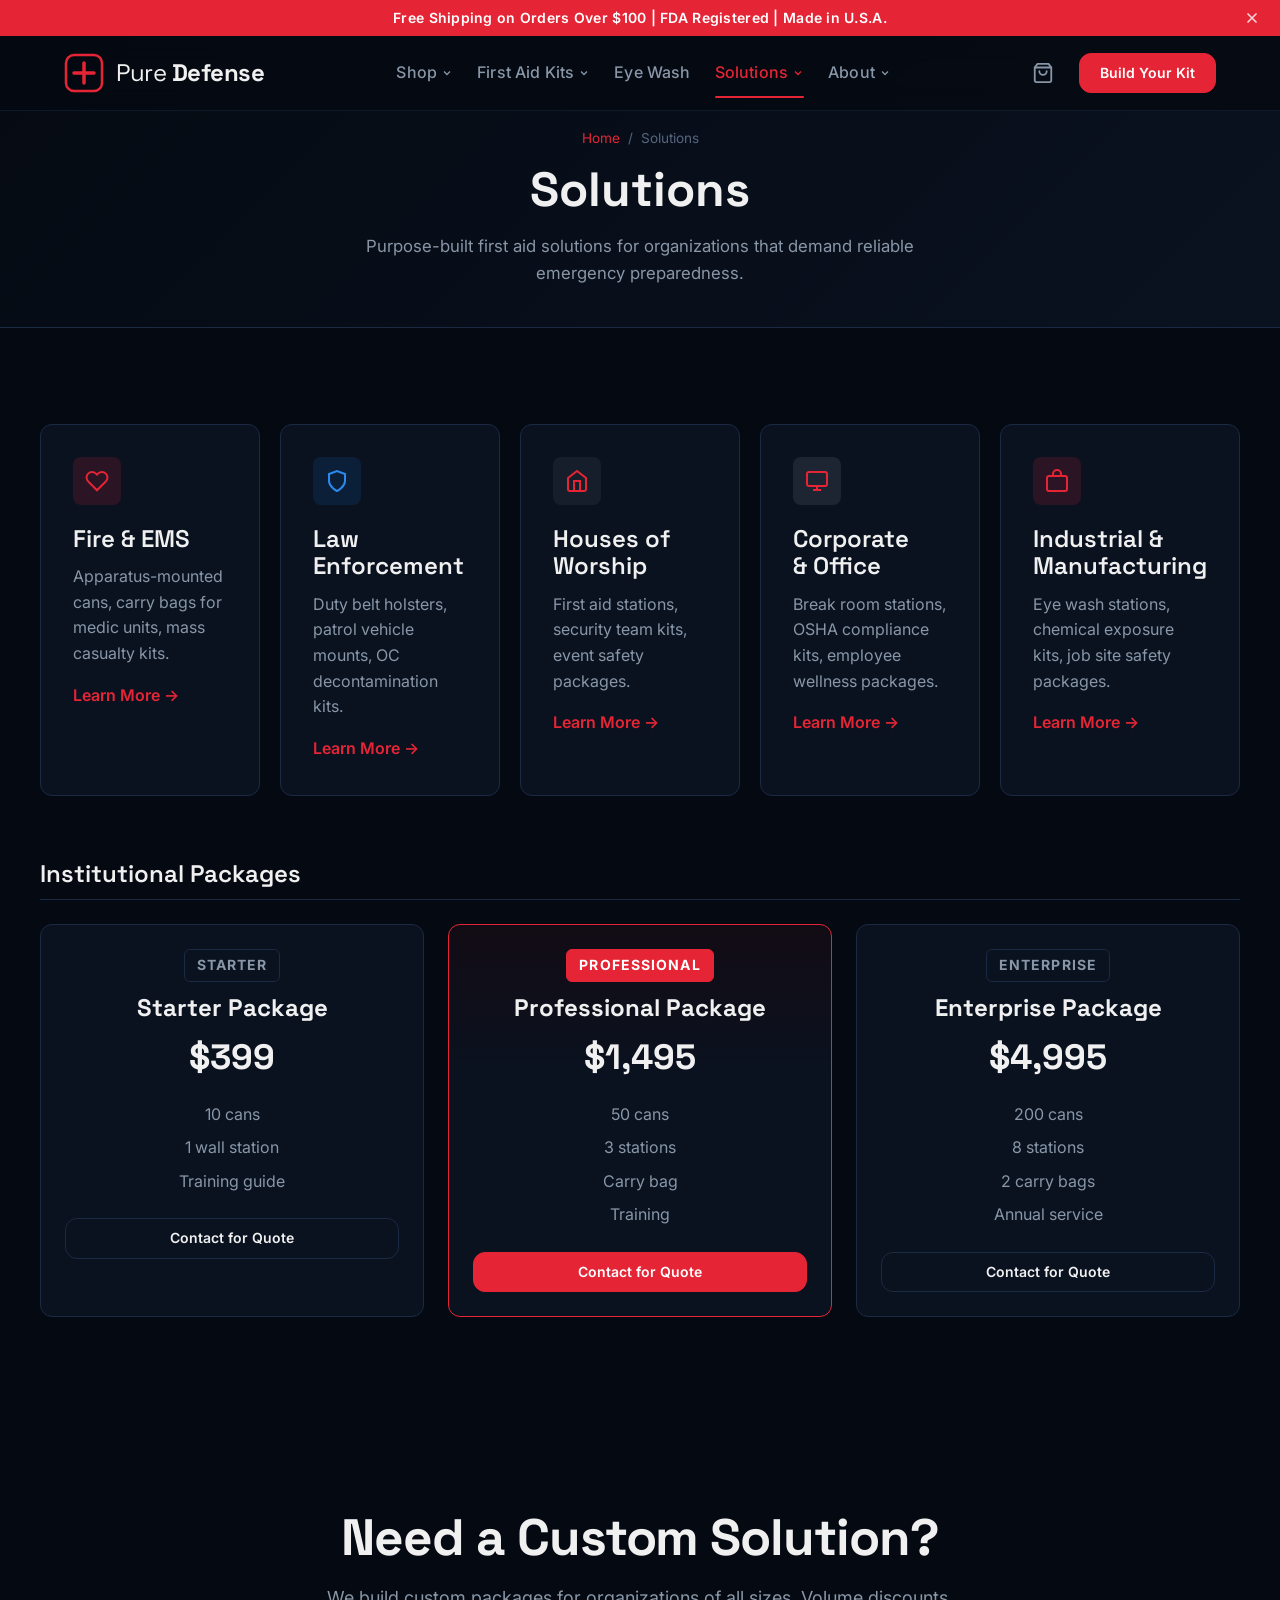
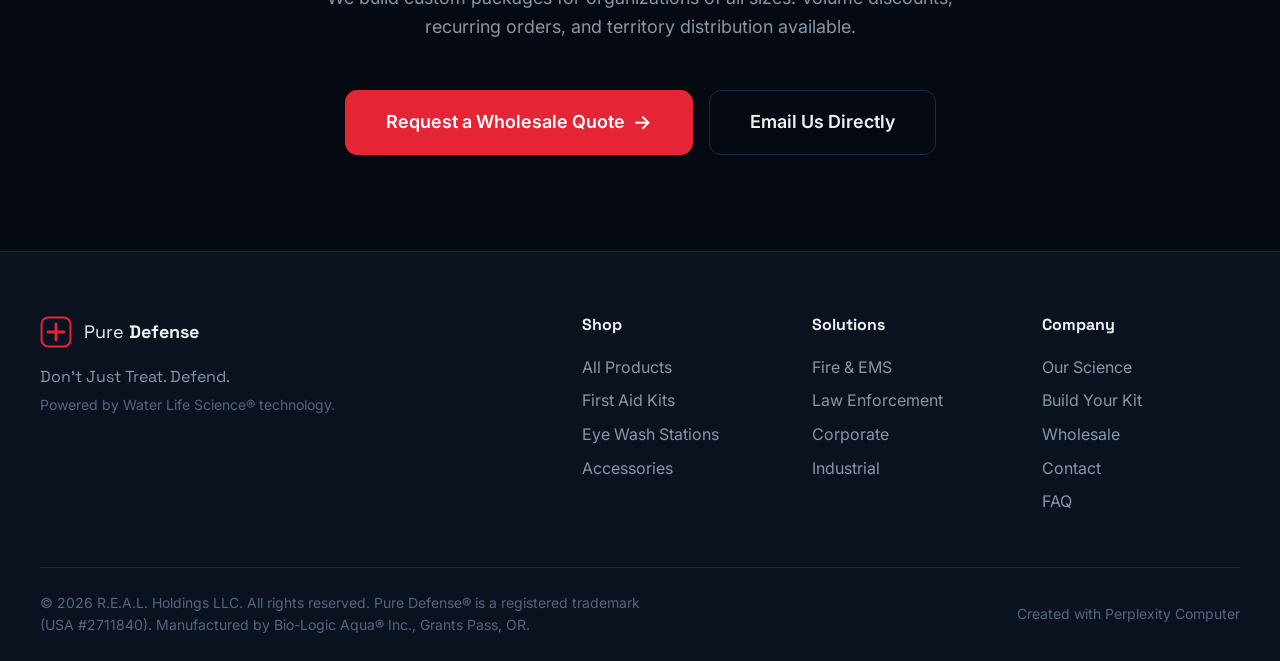
<file: solutions.html>
<!DOCTYPE html>
<html lang="en" data-theme="dark">
<head>
<!--
   ______                            __
  / ____/___  ____ ___  ____  __  __/ /____  _____
 / /   / __ \/ __ `__ \/ __ \/ / / / __/ _ \/ ___/
/ /___/ /_/ / / / / / / /_/ / /_/ / /_/  __/ /
\____/\____/_/ /_/ /_/ .___/\__,_/\__/\___/_/
                    /_/
        Created with Perplexity Computer
        https://www.perplexity.ai/computer
-->
<meta name="generator" content="Perplexity Computer">
<meta name="author" content="Perplexity Computer">
<meta property="og:see_also" content="https://www.perplexity.ai/computer">
<link rel="author" href="https://www.perplexity.ai/computer">

<meta charset="UTF-8">
<meta name="viewport" content="width=device-width, initial-scale=1.0">
<title>Solutions — Pure Defense First Aid</title>
<meta name="description" content="Pure Defense solutions for Fire & EMS, Law Enforcement, Houses of Worship, Corporate, and Industrial sectors. Institutional packages from $399 to $4,995.">
<link rel="preconnect" href="https://fonts.googleapis.com">
<link rel="preconnect" href="https://fonts.gstatic.com" crossorigin>
<link href="https://fonts.googleapis.com/css2?family=Inter:wght@300;400;500;600;700;800&family=Space+Grotesk:wght@400;500;600;700&display=swap" rel="stylesheet">
<link rel="stylesheet" href="./base.css">
<link rel="stylesheet" href="./style.css">

</head>
<body data-page="solutions">

<!-- ===== ANNOUNCEMENT BAR ===== -->
<div class="announcement-bar" id="announcementBar">
  <div class="announcement-inner">
    <span>Free Shipping on Orders Over $100 | FDA Registered | Made in U.S.A.</span>
  </div>
  <button class="announcement-close" id="announcementClose" aria-label="Close announcement">
    <svg width="16" height="16" viewBox="0 0 24 24" fill="none" stroke="currentColor" stroke-width="2.5" stroke-linecap="round"><path d="M18 6L6 18M6 6l12 12"/></svg>
  </button>
</div>

<!-- ===== NAVIGATION ===== -->
<nav class="nav" id="nav">
  <div class="nav-inner">
    <a href="index.html" class="nav-logo" aria-label="Pure Defense Home">
      <svg class="logo-icon" viewBox="0 0 40 40" width="40" height="40" fill="none">
        <rect x="2" y="2" width="36" height="36" rx="8" stroke="#e52535" stroke-width="2.5"/>
        <path d="M20 10v20M10 20h20" stroke="#e52535" stroke-width="3.5" stroke-linecap="round"/>
      </svg>
      <span class="logo-text">Pure <strong>Defense</strong></span>
    </a>

    <div class="nav-links" id="navLinks">
      <!-- Shop Dropdown -->
      <div class="nav-dropdown-parent" data-dropdown="shop">
        <button class="nav-link-btn" aria-expanded="false" aria-haspopup="true">Shop <svg class="dropdown-chevron" width="12" height="12" viewBox="0 0 24 24" fill="none" stroke="currentColor" stroke-width="2.5"><polyline points="6 9 12 15 18 9"/></svg></button>
        <div class="mega-dropdown mega-dropdown--shop" id="dropdownShop">
          <div class="mega-dropdown-inner">
            <div class="mega-col">
              <h5 class="mega-col-title">Cans</h5>
              <a href="shop.html" class="mega-item">
                <img src="./assets/img-1oz-can.png" alt="" class="mega-thumb" loading="lazy">
                <div class="mega-item-info"><span class="mega-item-name">Pure Defense 1oz</span><span class="mega-item-price">$8.95</span></div>
              </a>
              <a href="shop.html" class="mega-item">
                <img src="./assets/img-3oz-can.png" alt="" class="mega-thumb" loading="lazy">
                <div class="mega-item-info"><span class="mega-item-name">Pure Defense 3oz</span><span class="mega-item-price">$12.95</span></div>
              </a>
              <a href="shop.html" class="mega-item">
                <img src="./assets/img-7oz-can.png" alt="" class="mega-thumb" loading="lazy">
                <div class="mega-item-info"><span class="mega-item-name">Pure Defense 7oz</span><span class="mega-item-price">$14.95</span></div>
              </a>
              <a href="shop.html" class="mega-item">
                <img src="./assets/img-7oz-can.png" alt="" class="mega-thumb" loading="lazy">
                <div class="mega-item-info"><span class="mega-item-name">Twin Pack</span><span class="mega-item-price">$24.95</span></div>
              </a>
            </div>
            <div class="mega-col">
              <h5 class="mega-col-title">Cases &amp; Bulk</h5>
              <a href="shop.html" class="mega-item">
                <img src="./assets/img-bulk-case.png" alt="" class="mega-thumb" loading="lazy">
                <div class="mega-item-info"><span class="mega-item-name">1oz Case (344)</span><span class="mega-item-price">$2,399</span></div>
              </a>
              <a href="shop.html" class="mega-item">
                <img src="./assets/img-bulk-case.png" alt="" class="mega-thumb" loading="lazy">
                <div class="mega-item-info"><span class="mega-item-name">3oz Case (144)</span><span class="mega-item-price">$1,499</span></div>
              </a>
              <a href="shop.html" class="mega-item">
                <img src="./assets/img-bulk-case.png" alt="" class="mega-thumb" loading="lazy">
                <div class="mega-item-info"><span class="mega-item-name">7oz Case (70)</span><span class="mega-item-price">$849</span></div>
              </a>
            </div>
            <div class="mega-col">
              <h5 class="mega-col-title">First Aid Supplies</h5>
              <a href="shop.html" class="mega-item">
                <img src="./assets/img-supplies-pack.png" alt="" class="mega-thumb" loading="lazy">
                <div class="mega-item-info"><span class="mega-item-name">Wound Care Refill</span><span class="mega-item-price">$29.95</span></div>
              </a>
              <a href="shop.html" class="mega-item">
                <img src="./assets/img-trauma-kit.png" alt="" class="mega-thumb" loading="lazy">
                <div class="mega-item-info"><span class="mega-item-name">Trauma Response Pack</span><span class="mega-item-price">$79.95</span></div>
              </a>
              <a href="shop.html" class="mega-item">
                <img src="./assets/img-narcan-kit.png" alt="" class="mega-thumb" loading="lazy">
                <div class="mega-item-info"><span class="mega-item-name">Overdose Response Kit</span><span class="mega-item-price">$89.95</span></div>
              </a>
              <a href="shop.html" class="mega-item">
                <img src="./assets/img-med-pack.png" alt="" class="mega-thumb" loading="lazy">
                <div class="mega-item-info"><span class="mega-item-name">OTC Medication Pack</span><span class="mega-item-price">$19.95</span></div>
              </a>
            </div>
            <div class="mega-col">
              <h5 class="mega-col-title">Accessories</h5>
              <a href="shop.html" class="mega-item">
                <img src="./assets/img-dispenser.png" alt="" class="mega-thumb" loading="lazy">
                <div class="mega-item-info"><span class="mega-item-name">Magazine Dispenser</span><span class="mega-item-price">$349.95</span></div>
              </a>
              <a href="shop.html" class="mega-item">
                <img src="./assets/img-twin-station.png" alt="" class="mega-thumb" loading="lazy">
                <div class="mega-item-info"><span class="mega-item-name">Twin Station</span><span class="mega-item-price">$59.95</span></div>
              </a>
              <a href="shop.html" class="mega-item">
                <img src="./assets/img-wall-mount.png" alt="" class="mega-thumb" loading="lazy">
                <div class="mega-item-info"><span class="mega-item-name">Wall Mount</span><span class="mega-item-price">$12.95</span></div>
              </a>
              <a href="shop.html" class="mega-item">
                <img src="./assets/img-carry-bag.png" alt="" class="mega-thumb" loading="lazy">
                <div class="mega-item-info"><span class="mega-item-name">Carry Bags</span><span class="mega-item-price">from $64.95</span></div>
              </a>
              <a href="shop.html" class="mega-item">
                <img src="./assets/img-holster.png" alt="" class="mega-thumb" loading="lazy">
                <div class="mega-item-info"><span class="mega-item-name">Belt Holster</span><span class="mega-item-price">$18.95</span></div>
              </a>
            </div>
          </div>
          <div class="mega-footer">
            <a href="shop.html" class="mega-footer-link">View All Products <span class="arrow">→</span></a>
          </div>
        </div>
      </div>

      <!-- First Aid Kits Dropdown -->
      <div class="nav-dropdown-parent" data-dropdown="kits">
        <button class="nav-link-btn" aria-expanded="false" aria-haspopup="true">First Aid Kits <svg class="dropdown-chevron" width="12" height="12" viewBox="0 0 24 24" fill="none" stroke="currentColor" stroke-width="2.5"><polyline points="6 9 12 15 18 9"/></svg></button>
        <div class="mega-dropdown mega-dropdown--kits" id="dropdownKits">
          <div class="mega-dropdown-inner mega-kits-grid">
            <a href="kits.html" class="mega-kit-card">
              <div class="mega-kit-img"><img src="./assets/img-first-aid-kit.png" alt="Base Kit" loading="lazy"></div>
              <h5 class="mega-kit-name">Base Kit</h5>
              <span class="mega-kit-price">$199</span>
              <span class="mega-kit-tag">Starter essentials</span>
            </a>
            <a href="kits.html" class="mega-kit-card mega-kit-card--featured">
              <span class="mega-kit-badge">Most Popular</span>
              <div class="mega-kit-img"><img src="./assets/img-first-aid-kit.png" alt="Pro Kit" loading="lazy"></div>
              <h5 class="mega-kit-name">Pro Kit</h5>
              <span class="mega-kit-price">$299</span>
              <span class="mega-kit-tag">Most popular</span>
            </a>
            <a href="kits.html" class="mega-kit-card">
              <div class="mega-kit-img"><img src="./assets/img-first-aid-kit.png" alt="Tactical Kit" loading="lazy"></div>
              <h5 class="mega-kit-name">Tactical Kit</h5>
              <span class="mega-kit-price">$399</span>
              <span class="mega-kit-tag">Tactical trauma</span>
            </a>
            <a href="kits.html" class="mega-kit-card">
              <div class="mega-kit-img"><img src="./assets/img-first-aid-kit.png" alt="Fully Loaded" loading="lazy"></div>
              <h5 class="mega-kit-name">Fully Loaded</h5>
              <span class="mega-kit-price">$499</span>
              <span class="mega-kit-tag">Complete with Narcan</span>
            </a>
          </div>
          <div class="mega-footer">
            <a href="kits.html#configurator" class="mega-footer-link">Build Your Custom Kit <span class="arrow">→</span></a>
          </div>
        </div>
      </div>

      <!-- Eye Wash (simple link) -->
      <a href="eyewash.html" class="nav-link-single">Eye Wash</a>

      <!-- Solutions Dropdown -->
      <div class="nav-dropdown-parent" data-dropdown="solutions">
        <button class="nav-link-btn" aria-expanded="false" aria-haspopup="true">Solutions <svg class="dropdown-chevron" width="12" height="12" viewBox="0 0 24 24" fill="none" stroke="currentColor" stroke-width="2.5"><polyline points="6 9 12 15 18 9"/></svg></button>
        <div class="mega-dropdown mega-dropdown--solutions" id="dropdownSolutions">
          <div class="mega-dropdown-inner mega-solutions-grid">
            <a href="fire-ems.html" class="mega-solution-card">
              <div class="mega-solution-icon"><svg width="24" height="24" viewBox="0 0 24 24" fill="none" stroke="currentColor" stroke-width="2"><path d="M20.84 4.61a5.5 5.5 0 00-7.78 0L12 5.67l-1.06-1.06a5.5 5.5 0 00-7.78 7.78l1.06 1.06L12 21.23l7.78-7.78 1.06-1.06a5.5 5.5 0 000-7.78z"/></svg></div>
              <h5>Fire &amp; EMS</h5>
              <span>Apparatus kits &amp; carry bags</span>
            </a>
            <a href="law-enforcement.html" class="mega-solution-card">
              <div class="mega-solution-icon"><svg width="24" height="24" viewBox="0 0 24 24" fill="none" stroke="currentColor" stroke-width="2"><path d="M12 22s8-4 8-10V5l-8-3-8 3v7c0 6 8 10 8 10z"/></svg></div>
              <h5>Law Enforcement</h5>
              <span>Holsters &amp; vehicle mounts</span>
            </a>
            <a href="houses-of-worship.html" class="mega-solution-card">
              <div class="mega-solution-icon"><svg width="24" height="24" viewBox="0 0 24 24" fill="none" stroke="currentColor" stroke-width="2"><path d="M3 9l9-7 9 7v11a2 2 0 01-2 2H5a2 2 0 01-2-2z"/><polyline points="9 22 9 12 15 12 15 22"/></svg></div>
              <h5>Houses of Worship</h5>
              <span>Safety stations &amp; event kits</span>
            </a>
            <a href="corporate.html" class="mega-solution-card">
              <div class="mega-solution-icon"><svg width="24" height="24" viewBox="0 0 24 24" fill="none" stroke="currentColor" stroke-width="2"><rect x="2" y="3" width="20" height="14" rx="2"/><path d="M8 21h8M12 17v4"/></svg></div>
              <h5>Corporate &amp; Office</h5>
              <span>OSHA compliance packages</span>
            </a>
            <a href="industrial.html" class="mega-solution-card">
              <div class="mega-solution-icon"><svg width="24" height="24" viewBox="0 0 24 24" fill="none" stroke="currentColor" stroke-width="2"><rect x="2" y="7" width="20" height="15" rx="2"/><path d="M16 7V5a4 4 0 00-8 0v2"/></svg></div>
              <h5>Industrial</h5>
              <span>Eye wash &amp; chemical exposure</span>
            </a>
          </div>
        </div>
      </div>

      <!-- About Dropdown -->
      <div class="nav-dropdown-parent" data-dropdown="about">
        <button class="nav-link-btn" aria-expanded="false" aria-haspopup="true">About <svg class="dropdown-chevron" width="12" height="12" viewBox="0 0 24 24" fill="none" stroke="currentColor" stroke-width="2.5"><polyline points="6 9 12 15 18 9"/></svg></button>
        <div class="mega-dropdown mega-dropdown--about" id="dropdownAbout">
          <div class="mega-dropdown-inner mega-about-grid">
            <div class="mega-about-col">
              <a href="about.html" class="mega-about-link">Our Science</a>
              <a href="about.html" class="mega-about-link">How It Works</a>
              <a href="faq.html" class="mega-about-link">FAQ</a>
            </div>
            <div class="mega-about-col">
              <a href="contact.html" class="mega-about-link">Contact</a>
              <a href="solutions.html" class="mega-about-link">Wholesale Info</a>
            </div>
          </div>
        </div>
      </div>
    </div>

    <div class="nav-actions">
      <button class="cart-icon-btn" id="cartIconBtn" aria-label="Open cart">
        <svg width="22" height="22" viewBox="0 0 24 24" fill="none" stroke="currentColor" stroke-width="2" stroke-linecap="round" stroke-linejoin="round"><path d="M6 2L3 6v14a2 2 0 002 2h14a2 2 0 002-2V6l-3-4z"/><line x1="3" y1="6" x2="21" y2="6"/><path d="M16 10a4 4 0 01-8 0"/></svg>
        <span class="cart-badge" id="cartBadge"></span>
      </button>
      <a href="kits.html#configurator" class="btn btn-primary btn-sm nav-cta-btn">Build Your Kit</a>
      <button class="mobile-menu-btn" id="mobileMenuBtn" aria-label="Toggle menu">
        <svg width="24" height="24" viewBox="0 0 24 24" fill="none" stroke="currentColor" stroke-width="2" stroke-linecap="round"><path d="M3 12h18M3 6h18M3 18h18"/></svg>
      </button>
    </div>
  </div>
</nav>

<!-- ===== MOBILE MENU OVERLAY ===== -->
<div class="mobile-menu-overlay" id="mobileMenuOverlay">
  <div class="mobile-menu-panel" id="mobileMenuPanel">
    <div class="mobile-menu-header">
      <span class="logo-text">Pure <strong>Defense</strong></span>
      <button class="mobile-menu-close" id="mobileMenuClose" aria-label="Close menu">
        <svg width="24" height="24" viewBox="0 0 24 24" fill="none" stroke="currentColor" stroke-width="2" stroke-linecap="round"><path d="M18 6L6 18M6 6l12 12"/></svg>
      </button>
    </div>
    <div class="mobile-menu-body">
      <!-- Shop Accordion -->
      <div class="mobile-accordion">
        <button class="mobile-accordion-toggle" aria-expanded="false">Shop <svg width="16" height="16" viewBox="0 0 24 24" fill="none" stroke="currentColor" stroke-width="2.5"><polyline points="6 9 12 15 18 9"/></svg></button>
        <div class="mobile-accordion-panel">
          <h6 class="mobile-acc-heading">Cans</h6>
          <a href="shop.html" class="mobile-mega-item"><img src="./assets/img-1oz-can.png" alt="" class="mobile-mega-thumb"><span>Pure Defense 1oz — $8.95</span></a>
          <a href="shop.html" class="mobile-mega-item"><img src="./assets/img-3oz-can.png" alt="" class="mobile-mega-thumb"><span>Pure Defense 3oz — $12.95</span></a>
          <a href="shop.html" class="mobile-mega-item"><img src="./assets/img-7oz-can.png" alt="" class="mobile-mega-thumb"><span>Pure Defense 7oz — $14.95</span></a>
          <a href="shop.html" class="mobile-mega-item"><img src="./assets/img-7oz-can.png" alt="" class="mobile-mega-thumb"><span>Twin Pack — $24.95</span></a>
          <h6 class="mobile-acc-heading">Cases &amp; Bulk</h6>
          <a href="shop.html" class="mobile-mega-item"><img src="./assets/img-bulk-case.png" alt="" class="mobile-mega-thumb"><span>1oz Case (344) — $2,399</span></a>
          <a href="shop.html" class="mobile-mega-item"><img src="./assets/img-bulk-case.png" alt="" class="mobile-mega-thumb"><span>3oz Case (144) — $1,499</span></a>
          <a href="shop.html" class="mobile-mega-item"><img src="./assets/img-bulk-case.png" alt="" class="mobile-mega-thumb"><span>7oz Case (70) — $849</span></a>
          <h6 class="mobile-acc-heading">First Aid Supplies</h6>
          <a href="shop.html" class="mobile-mega-item"><img src="./assets/img-supplies-pack.png" alt="" class="mobile-mega-thumb"><span>Wound Care Refill — $29.95</span></a>
          <a href="shop.html" class="mobile-mega-item"><img src="./assets/img-trauma-kit.png" alt="" class="mobile-mega-thumb"><span>Trauma Response — $79.95</span></a>
          <a href="shop.html" class="mobile-mega-item"><img src="./assets/img-narcan-kit.png" alt="" class="mobile-mega-thumb"><span>Overdose Response Kit — $89.95</span></a>
          <a href="shop.html" class="mobile-mega-item"><img src="./assets/img-med-pack.png" alt="" class="mobile-mega-thumb"><span>OTC Medication Pack — $19.95</span></a>
          <h6 class="mobile-acc-heading">Accessories</h6>
          <a href="shop.html" class="mobile-mega-item"><img src="./assets/img-dispenser.png" alt="" class="mobile-mega-thumb"><span>Magazine Dispenser — $349.95</span></a>
          <a href="shop.html" class="mobile-mega-item"><img src="./assets/img-twin-station.png" alt="" class="mobile-mega-thumb"><span>Twin Station — $59.95</span></a>
          <a href="shop.html" class="mobile-mega-item"><img src="./assets/img-wall-mount.png" alt="" class="mobile-mega-thumb"><span>Wall Mount — $12.95</span></a>
          <a href="shop.html" class="mobile-mega-item"><img src="./assets/img-carry-bag.png" alt="" class="mobile-mega-thumb"><span>Carry Bags — from $64.95</span></a>
          <a href="shop.html" class="mobile-mega-item"><img src="./assets/img-holster.png" alt="" class="mobile-mega-thumb"><span>Belt Holster — $18.95</span></a>
          <a href="shop.html" class="mobile-mega-viewall">View All Products →</a>
        </div>
      </div>
      <!-- First Aid Kits Accordion -->
      <div class="mobile-accordion">
        <button class="mobile-accordion-toggle" aria-expanded="false">First Aid Kits <svg width="16" height="16" viewBox="0 0 24 24" fill="none" stroke="currentColor" stroke-width="2.5"><polyline points="6 9 12 15 18 9"/></svg></button>
        <div class="mobile-accordion-panel">
          <a href="kits.html" class="mobile-mega-item"><img src="./assets/img-first-aid-kit.png" alt="" class="mobile-mega-thumb"><span>Base Kit — $199</span></a>
          <a href="kits.html" class="mobile-mega-item"><img src="./assets/img-first-aid-kit.png" alt="" class="mobile-mega-thumb"><span>Pro Kit — $299</span></a>
          <a href="kits.html" class="mobile-mega-item"><img src="./assets/img-first-aid-kit.png" alt="" class="mobile-mega-thumb"><span>Tactical Kit — $399</span></a>
          <a href="kits.html" class="mobile-mega-item"><img src="./assets/img-first-aid-kit.png" alt="" class="mobile-mega-thumb"><span>Fully Loaded — $499</span></a>
          <a href="kits.html#configurator" class="mobile-mega-viewall">Build Your Custom Kit →</a>
        </div>
      </div>
      <!-- Eye Wash -->
      <a href="eyewash.html" class="mobile-menu-link">Eye Wash</a>
      <!-- Solutions Accordion -->
      <div class="mobile-accordion">
        <button class="mobile-accordion-toggle" aria-expanded="false">Solutions <svg width="16" height="16" viewBox="0 0 24 24" fill="none" stroke="currentColor" stroke-width="2.5"><polyline points="6 9 12 15 18 9"/></svg></button>
        <div class="mobile-accordion-panel">
          <a href="fire-ems.html" class="mobile-mega-item"><span>Fire &amp; EMS</span></a>
          <a href="law-enforcement.html" class="mobile-mega-item"><span>Law Enforcement</span></a>
          <a href="houses-of-worship.html" class="mobile-mega-item"><span>Houses of Worship</span></a>
          <a href="corporate.html" class="mobile-mega-item"><span>Corporate &amp; Office</span></a>
          <a href="industrial.html" class="mobile-mega-item"><span>Industrial</span></a>
        </div>
      </div>
      <!-- About Accordion -->
      <div class="mobile-accordion">
        <button class="mobile-accordion-toggle" aria-expanded="false">About <svg width="16" height="16" viewBox="0 0 24 24" fill="none" stroke="currentColor" stroke-width="2.5"><polyline points="6 9 12 15 18 9"/></svg></button>
        <div class="mobile-accordion-panel">
          <a href="about.html" class="mobile-mega-item"><span>Our Science</span></a>
          <a href="about.html" class="mobile-mega-item"><span>How It Works</span></a>
          <a href="faq.html" class="mobile-mega-item"><span>FAQ</span></a>
          <a href="contact.html" class="mobile-mega-item"><span>Contact</span></a>
          <a href="solutions.html" class="mobile-mega-item"><span>Wholesale Info</span></a>
        </div>
      </div>
    </div>
    <div class="mobile-menu-footer">
      <a href="kits.html#configurator" class="btn btn-primary btn-full">Build Your Kit</a>
    </div>
  </div>
</div>

<!-- ===== PAGE HEADER ===== -->
<section class="page-header" id="hero">
  <div class="page-header-inner">
    <nav class="breadcrumb"><a href="index.html">Home</a> <span>/</span> <span>Solutions</span></nav>
    <h1 class="page-header-title">Solutions</h1>
    <p class="page-header-sub">Purpose-built first aid solutions for organizations that demand reliable emergency preparedness.</p>
  </div>
</section>

<!-- ===== WHOLESALE & B2B ===== -->
<section class="section" id="wholesale">
  <div class="section-inner">


    <div class="grid-5">
      <div class="card">
        <div class="card-icon red-bg">
          <svg width="24" height="24" viewBox="0 0 24 24" fill="none" stroke="#fff" stroke-width="2"><path d="M20.84 4.61a5.5 5.5 0 00-7.78 0L12 5.67l-1.06-1.06a5.5 5.5 0 00-7.78 7.78l1.06 1.06L12 21.23l7.78-7.78 1.06-1.06a5.5 5.5 0 000-7.78z"/></svg>
        </div>
        <h3>Fire &amp; EMS</h3>
        <p>Apparatus-mounted cans, carry bags for medic units, mass casualty kits.</p>
        <a href="fire-ems.html" class="card-link">Learn More →</a>
      </div>
      <div class="card">
        <div class="card-icon blue-bg">
          <svg width="24" height="24" viewBox="0 0 24 24" fill="none" stroke="#fff" stroke-width="2"><path d="M12 22s8-4 8-10V5l-8-3-8 3v7c0 6 8 10 8 10z"/></svg>
        </div>
        <h3>Law Enforcement</h3>
        <p>Duty belt holsters, patrol vehicle mounts, OC decontamination kits.</p>
        <a href="law-enforcement.html" class="card-link">Learn More →</a>
      </div>
      <div class="card">
        <div class="card-icon dark-bg">
          <svg width="24" height="24" viewBox="0 0 24 24" fill="none" stroke="#e52535" stroke-width="2"><path d="M3 9l9-7 9 7v11a2 2 0 01-2 2H5a2 2 0 01-2-2z"/><polyline points="9 22 9 12 15 12 15 22"/></svg>
        </div>
        <h3>Houses of Worship</h3>
        <p>First aid stations, security team kits, event safety packages.</p>
        <a href="houses-of-worship.html" class="card-link">Learn More →</a>
      </div>
      <div class="card">
        <div class="card-icon white-bg">
          <svg width="24" height="24" viewBox="0 0 24 24" fill="none" stroke="#e52535" stroke-width="2"><rect x="2" y="3" width="20" height="14" rx="2"/><path d="M8 21h8M12 17v4"/></svg>
        </div>
        <h3>Corporate &amp; Office</h3>
        <p>Break room stations, OSHA compliance kits, employee wellness packages.</p>
        <a href="corporate.html" class="card-link">Learn More →</a>
      </div>
      <div class="card">
        <div class="card-icon red-bg">
          <svg width="24" height="24" viewBox="0 0 24 24" fill="none" stroke="#fff" stroke-width="2"><rect x="2" y="7" width="20" height="15" rx="2"/><path d="M16 7V5a4 4 0 00-8 0v2"/></svg>
        </div>
        <h3>Industrial &amp; Manufacturing</h3>
        <p>Eye wash stations, chemical exposure kits, job site safety packages.</p>
        <a href="industrial.html" class="card-link">Learn More →</a>
      </div>
    </div>

    <!-- Institutional Packages -->
    <h3 class="category-title" style="margin-top: var(--space-16);">Institutional Packages</h3>
    <div class="inst-grid">
      <div class="inst-card">
        <span class="inst-badge">STARTER</span>
        <h4 class="inst-name">Starter Package</h4>
        <div class="inst-price">$399</div>
        <ul class="inst-features">
          <li>10 cans</li>
          <li>1 wall station</li>
          <li>Training guide</li>
        </ul>
        <a href="contact.html" class="btn btn-ghost btn-full btn-sm">Contact for Quote</a>
      </div>
      <div class="inst-card inst-featured">
        <span class="inst-badge">PROFESSIONAL</span>
        <h4 class="inst-name">Professional Package</h4>
        <div class="inst-price">$1,495</div>
        <ul class="inst-features">
          <li>50 cans</li>
          <li>3 stations</li>
          <li>Carry bag</li>
          <li>Training</li>
        </ul>
        <a href="contact.html" class="btn btn-primary btn-full btn-sm">Contact for Quote</a>
      </div>
      <div class="inst-card">
        <span class="inst-badge">ENTERPRISE</span>
        <h4 class="inst-name">Enterprise Package</h4>
        <div class="inst-price">$4,995</div>
        <ul class="inst-features">
          <li>200 cans</li>
          <li>8 stations</li>
          <li>2 carry bags</li>
          <li>Annual service</li>
        </ul>
        <a href="contact.html" class="btn btn-ghost btn-full btn-sm">Contact for Quote</a>
      </div>
    </div>
  </div>
</section>

<!-- ===== WHOLESALE CTA ===== -->
<section class="section">
  <div class="section-inner" style="text-align: center;">
    <h2 class="section-title">Need a Custom Solution?</h2>
    <p class="section-sub">We build custom packages for organizations of all sizes. Volume discounts, recurring orders, and territory distribution available.</p>
    <div style="display: flex; gap: var(--space-4); justify-content: center; flex-wrap: wrap; margin-top: var(--space-6);">
      <a href="contact.html" class="btn btn-primary btn-lg">Request a Wholesale Quote <span class="arrow">→</span></a>
      <a href="mailto:jswistock19@gmail.com" class="btn btn-ghost btn-lg">Email Us Directly</a>
    </div>
  </div>
</section>

<!-- ===== FOOTER ===== -->
<footer class="footer">
  <div class="footer-inner">
    <div class="footer-brand">
      <div class="footer-logo">
        <svg viewBox="0 0 40 40" width="32" height="32" fill="none">
          <rect x="2" y="2" width="36" height="36" rx="8" stroke="#e52535" stroke-width="2.5"/>
          <path d="M20 10v20M10 20h20" stroke="#e52535" stroke-width="3.5" stroke-linecap="round"/>
        </svg>
        <span class="logo-text-sm">Pure <strong>Defense</strong></span>
      </div>
      <p class="footer-tagline">Don't Just Treat. Defend.</p>
      <p class="footer-sub">Powered by Water Life Science® technology.</p>
    </div>
    <div class="footer-links">
      <div class="footer-col">
        <h4>Shop</h4>
        <a href="shop.html">All Products</a>
        <a href="kits.html">First Aid Kits</a>
        <a href="eyewash.html">Eye Wash Stations</a>
        <a href="shop.html">Accessories</a>
      </div>
      <div class="footer-col">
        <h4>Solutions</h4>
        <a href="fire-ems.html">Fire &amp; EMS</a>
        <a href="law-enforcement.html">Law Enforcement</a>
        <a href="corporate.html">Corporate</a>
        <a href="industrial.html">Industrial</a>
      </div>
      <div class="footer-col">
        <h4>Company</h4>
        <a href="about.html">Our Science</a>
        <a href="kits.html#configurator">Build Your Kit</a>
        <a href="solutions.html">Wholesale</a>
        <a href="contact.html">Contact</a>
        <a href="faq.html">FAQ</a>
      </div>
    </div>
  </div>
  <div class="footer-bottom">
    <p>© 2026 R.E.A.L. Holdings LLC. All rights reserved. Pure Defense® is a registered trademark (USA #2711840). Manufactured by Bio-Logic Aqua® Inc., Grants Pass, OR.</p>
    <a href="https://www.perplexity.ai/computer" target="_blank" rel="noopener noreferrer">Created with Perplexity Computer</a>
  </div>
</footer>

<!-- ===== STICKY MOBILE CTA ===== -->
<div class="sticky-cta" id="stickyCta">
  <a href="kits.html#configurator" class="btn btn-primary btn-full">Build Your Kit</a>
</div>

<!-- ===== CART OVERLAY & DRAWER ===== -->
<div class="cart-overlay" id="cartOverlay"></div>
<aside class="cart-drawer" id="cartDrawer">
  <div class="cart-drawer-header">
    <h3>Your Cart</h3>
    <button class="cart-close-btn" id="cartCloseBtn" aria-label="Close cart">
      <svg width="20" height="20" viewBox="0 0 24 24" fill="none" stroke="currentColor" stroke-width="2" stroke-linecap="round"><path d="M18 6L6 18M6 6l12 12"/></svg>
    </button>
  </div>
  <div class="cart-items" id="cartItems">
    <!-- Cart items rendered by JS -->
  </div>
  <div class="cart-empty" id="cartEmpty">
    <svg width="48" height="48" viewBox="0 0 24 24" fill="none" stroke="currentColor" stroke-width="1.5" stroke-linecap="round" stroke-linejoin="round"><path d="M6 2L3 6v14a2 2 0 002 2h14a2 2 0 002-2V6l-3-4z"/><line x1="3" y1="6" x2="21" y2="6"/><path d="M16 10a4 4 0 01-8 0"/></svg>
    <p>Your cart is empty</p>
    <button class="btn btn-ghost btn-sm" id="continueShopping">Continue Shopping</button>
  </div>
  <div class="cart-summary" id="cartSummary">
    <div class="cart-summary-row">
      <span>Subtotal</span>
      <span id="cartSubtotal">$0.00</span>
    </div>
    <div class="cart-summary-row cart-shipping-row">
      <span>Shipping</span>
      <span id="cartShipping">$9.95 flat rate</span>
    </div>
    <div class="cart-summary-row cart-total-row">
      <span>Total</span>
      <span id="cartTotal">$0.00</span>
    </div>
    <button class="btn btn-primary btn-full" id="checkoutBtn">Proceed to Checkout</button>
  </div>
</aside>

<!-- ===== CHECKOUT OVERLAY ===== -->
<div class="checkout-overlay" id="checkoutOverlay">
  <div class="checkout-container">
    <div class="checkout-header">
      <h2>Checkout</h2>
      <div class="checkout-steps-indicator" id="checkoutStepsIndicator">
        <span class="step-dot active" data-step="1">1</span>
        <span class="step-line"></span>
        <span class="step-dot" data-step="2">2</span>
        <span class="step-line"></span>
        <span class="step-dot" data-step="3">3</span>
        <span class="step-line"></span>
        <span class="step-dot" data-step="4">4</span>
      </div>
      <button class="checkout-close-btn" id="checkoutCloseBtn" aria-label="Close checkout">
        <svg width="20" height="20" viewBox="0 0 24 24" fill="none" stroke="currentColor" stroke-width="2" stroke-linecap="round"><path d="M18 6L6 18M6 6l12 12"/></svg>
      </button>
    </div>

    <!-- Step 1: Shipping -->
    <div class="checkout-step active" id="checkoutStep1">
      <h3>Shipping Information</h3>
      <form class="checkout-form" id="shippingForm">
        <div class="form-row">
          <div class="form-group">
            <label for="shipName">Full Name *</label>
            <input type="text" id="shipName" required placeholder="John Doe">
            <span class="form-error" id="shipNameError"></span>
          </div>
          <div class="form-group">
            <label for="shipEmail">Email Address *</label>
            <input type="email" id="shipEmail" required placeholder="john@example.com">
            <span class="form-error" id="shipEmailError"></span>
          </div>
        </div>
        <div class="form-group">
          <label for="shipPhone">Phone Number *</label>
          <input type="tel" id="shipPhone" required placeholder="(555) 123-4567">
          <span class="form-error" id="shipPhoneError"></span>
        </div>
        <div class="form-group">
          <label for="shipAddress1">Address Line 1 *</label>
          <input type="text" id="shipAddress1" required placeholder="123 Main Street">
          <span class="form-error" id="shipAddress1Error"></span>
        </div>
        <div class="form-group">
          <label for="shipAddress2">Address Line 2</label>
          <input type="text" id="shipAddress2" placeholder="Apt, Suite, Unit (optional)">
        </div>
        <div class="form-row form-row-3">
          <div class="form-group">
            <label for="shipCity">City *</label>
            <input type="text" id="shipCity" required placeholder="City">
            <span class="form-error" id="shipCityError"></span>
          </div>
          <div class="form-group">
            <label for="shipState">State *</label>
            <select id="shipState" required>
              <option value="">Select...</option>
              <option value="AL">Alabama</option><option value="AK">Alaska</option><option value="AZ">Arizona</option><option value="AR">Arkansas</option>
              <option value="CA">California</option><option value="CO">Colorado</option><option value="CT">Connecticut</option><option value="DE">Delaware</option>
              <option value="FL">Florida</option><option value="GA">Georgia</option><option value="HI">Hawaii</option><option value="ID">Idaho</option>
              <option value="IL">Illinois</option><option value="IN">Indiana</option><option value="IA">Iowa</option><option value="KS">Kansas</option>
              <option value="KY">Kentucky</option><option value="LA">Louisiana</option><option value="ME">Maine</option><option value="MD">Maryland</option>
              <option value="MA">Massachusetts</option><option value="MI">Michigan</option><option value="MN">Minnesota</option><option value="MS">Mississippi</option>
              <option value="MO">Missouri</option><option value="MT">Montana</option><option value="NE">Nebraska</option><option value="NV">Nevada</option>
              <option value="NH">New Hampshire</option><option value="NJ">New Jersey</option><option value="NM">New Mexico</option><option value="NY">New York</option>
              <option value="NC">North Carolina</option><option value="ND">North Dakota</option><option value="OH">Ohio</option><option value="OK">Oklahoma</option>
              <option value="OR">Oregon</option><option value="PA">Pennsylvania</option><option value="RI">Rhode Island</option><option value="SC">South Carolina</option>
              <option value="SD">South Dakota</option><option value="TN">Tennessee</option><option value="TX">Texas</option><option value="UT">Utah</option>
              <option value="VT">Vermont</option><option value="VA">Virginia</option><option value="WA">Washington</option><option value="WV">West Virginia</option>
              <option value="WI">Wisconsin</option><option value="WY">Wyoming</option><option value="DC">District of Columbia</option>
            </select>
            <span class="form-error" id="shipStateError"></span>
          </div>
          <div class="form-group">
            <label for="shipZip">ZIP Code *</label>
            <input type="text" id="shipZip" required placeholder="12345" maxlength="10">
            <span class="form-error" id="shipZipError"></span>
          </div>
        </div>
        <button type="submit" class="btn btn-primary btn-full">Continue to Review</button>
      </form>
    </div>

    <!-- Step 2: Order Review -->
    <div class="checkout-step" id="checkoutStep2">
      <h3>Order Review</h3>
      <div class="review-items" id="reviewItems"></div>
      <div class="review-address" id="reviewAddress"></div>
      <div class="review-totals" id="reviewTotals"></div>
      <div class="review-actions">
        <button class="btn btn-ghost" id="editShippingBtn">Edit Shipping</button>
        <button class="btn btn-ghost" id="editCartBtn">Edit Cart</button>
        <button class="btn btn-primary" id="continueToPaymentBtn">Continue to Payment</button>
      </div>
    </div>

    <!-- Step 3: Payment Placeholder -->
    <div class="checkout-step" id="checkoutStep3">
      <h3>Payment</h3>
      <div class="payment-placeholder">
        <svg width="48" height="48" viewBox="0 0 24 24" fill="none" stroke="var(--color-accent)" stroke-width="1.5" stroke-linecap="round" stroke-linejoin="round">
          <rect x="1" y="4" width="22" height="16" rx="2" ry="2"/><line x1="1" y1="10" x2="23" y2="10"/>
        </svg>
        <p class="payment-message">Payment processing is being set up. To complete your order, please contact us directly.</p>
        <div class="payment-total">
          <span>Order Total:</span>
          <strong id="paymentTotal">$0.00</strong>
        </div>
      </div>
      <button class="btn btn-primary btn-full" id="placeOrderBtn">Place Order</button>
    </div>

    <!-- Step 4: Order Confirmation -->
    <div class="checkout-step" id="checkoutStep4">
      <div class="order-confirmation">
        <div class="confirmation-check">
          <svg width="64" height="64" viewBox="0 0 24 24" fill="none" stroke="#4ade80" stroke-width="2" stroke-linecap="round" stroke-linejoin="round"><path d="M22 11.08V12a10 10 0 11-5.93-9.14"/><polyline points="22 4 12 14.01 9 11.01"/></svg>
        </div>
        <h3>Thank you for your order!</h3>
        <p class="order-number" id="orderNumber"></p>
        <div class="confirmation-summary" id="confirmationSummary"></div>
        <div class="confirmation-address" id="confirmationAddress"></div>
        <p class="confirmation-note">We'll contact you to arrange payment and shipping.</p>
        <p class="confirmation-contact">Contact: <a href="mailto:jswistock19@gmail.com">jswistock19@gmail.com</a></p>
        <button class="btn btn-primary btn-full" id="continueShoppingBtn">Continue Shopping</button>
      </div>
    </div>
  </div>
</div>

<!-- ===== BACK TO TOP BUTTON ===== -->
<button class="back-to-top" id="backToTop" aria-label="Back to top">
  <svg width="20" height="20" viewBox="0 0 24 24" fill="none" stroke="currentColor" stroke-width="2.5" stroke-linecap="round" stroke-linejoin="round"><polyline points="18 15 12 9 6 15"/></svg>
</button>

<!-- ===== TOAST CONTAINER ===== -->
<div class="toast-container" id="toastContainer"></div>

<script src="./app.js" defer></script>
</body>
</html>
</file>
<file: base.css>
/* base.css */
*, *::before, *::after { box-sizing: border-box; margin: 0; padding: 0; }

html {
  -moz-text-size-adjust: none;
  -webkit-text-size-adjust: none;
  text-size-adjust: none;
  -webkit-font-smoothing: antialiased;
  -moz-osx-font-smoothing: grayscale;
  text-rendering: optimizeLegibility;
  scroll-behavior: smooth;
  hanging-punctuation: first last;
  scroll-padding-top: 5rem;
}

body {
  min-height: 100dvh;
  line-height: 1.6;
  font-family: var(--font-body, sans-serif);
  font-size: var(--text-base);
  color: var(--color-text);
  background-color: var(--color-bg);
}

img, picture, video, canvas, svg { display: block; max-width: 100%; height: auto; }
ul[role="list"], ol[role="list"] { list-style: none; }
input, button, textarea, select { font: inherit; color: inherit; }

h1, h2, h3, h4, h5, h6 { text-wrap: balance; line-height: 1.15; }
p, li, figcaption { text-wrap: pretty; max-width: 72ch; }

::selection {
  background: rgba(229, 37, 53, 0.25);
  color: #fff;
}

:focus-visible {
  outline: 2px solid #e52535;
  outline-offset: 3px;
  border-radius: 0.375rem;
}

@media (prefers-reduced-motion: reduce) {
  *, *::before, *::after {
    animation-duration: 0.01ms !important;
    animation-iteration-count: 1 !important;
    transition-duration: 0.01ms !important;
    scroll-behavior: auto !important;
  }
}

button { cursor: pointer; background: none; border: none; }
table { border-collapse: collapse; width: 100%; }

a, button, [role="button"], [role="link"], input, textarea, select {
  transition: color 180ms cubic-bezier(0.16, 1, 0.3, 1),
              background 180ms cubic-bezier(0.16, 1, 0.3, 1),
              border-color 180ms cubic-bezier(0.16, 1, 0.3, 1),
              box-shadow 180ms cubic-bezier(0.16, 1, 0.3, 1),
              transform 180ms cubic-bezier(0.16, 1, 0.3, 1);
}

.sr-only {
  position: absolute; width: 1px; height: 1px; padding: 0; margin: -1px;
  overflow: hidden; clip: rect(0, 0, 0, 0); white-space: nowrap; border-width: 0;
}
</file>
<file: style.css>
/* ===== DESIGN TOKENS ===== */
:root {
  /* Type Scale */
  --text-xs:   clamp(0.75rem,  0.7rem  + 0.25vw, 0.875rem);
  --text-sm:   clamp(0.875rem, 0.8rem  + 0.35vw, 1rem);
  --text-base: clamp(1rem,     0.95rem + 0.25vw, 1.125rem);
  --text-lg:   clamp(1.125rem, 1rem    + 0.75vw, 1.5rem);
  --text-xl:   clamp(1.5rem,   1.2rem  + 1.25vw, 2.25rem);
  --text-2xl:  clamp(2rem,     1.2rem  + 2.5vw,  3.5rem);
  --text-3xl:  clamp(2.5rem,   1rem    + 4vw,    5rem);

  /* Spacing */
  --space-1: 0.25rem; --space-2: 0.5rem; --space-3: 0.75rem;
  --space-4: 1rem; --space-5: 1.25rem; --space-6: 1.5rem;
  --space-8: 2rem; --space-10: 2.5rem; --space-12: 3rem;
  --space-16: 4rem; --space-20: 5rem; --space-24: 6rem;

  /* Radius */
  --radius-sm: 0.375rem; --radius-md: 0.5rem;
  --radius-lg: 0.75rem; --radius-xl: 1rem;

  /* Fonts */
  --font-display: 'Space Grotesk', 'Helvetica Neue', sans-serif;
  --font-body: 'Inter', 'Helvetica Neue', sans-serif;

  /* Content */
  --content-wide: 1200px;

  /* Transition */
  --transition: 180ms cubic-bezier(0.16, 1, 0.3, 1);
}

/* ===== PURE DEFENSE DARK THEME ===== */
[data-theme="dark"] {
  --color-bg:        #050a12;
  --color-surface:   #0a1220;
  --color-surface-2: #0f1a2e;
  --color-border:    #1a2a42;
  --color-text:      #f0f0f0;
  --color-text-muted: #8896a7;
  --color-text-faint: #546580;
  --color-accent:    #e52535;
  --color-accent-hover: #ff3344;
  --color-blue:      #1a6fc4;
  --color-blue-light: #2a8af0;
}


/* ===== NAVIGATION ===== */
.nav {
  position: fixed; top: 0; left: 0; right: 0;
  z-index: 100;
  background: rgba(5, 10, 18, 0.85);
  backdrop-filter: blur(12px);
  -webkit-backdrop-filter: blur(12px);
  border-bottom: 1px solid rgba(26, 42, 66, 0.5);
}

.nav-inner {
  max-width: var(--content-wide);
  margin: 0 auto;
  display: flex; align-items: center; justify-content: space-between;
  padding: var(--space-4) var(--space-6);
}

.nav-logo {
  display: flex; align-items: center; gap: var(--space-3);
  text-decoration: none; color: var(--color-text);
}
.logo-text { font-family: var(--font-display); font-size: var(--text-lg); font-weight: 400; letter-spacing: -0.02em; }
.logo-text strong { font-weight: 700; }

.nav-links { display: flex; gap: var(--space-8); }
.nav-links a {
  color: var(--color-text-muted); text-decoration: none;
  font-size: var(--text-sm); font-weight: 500;
  letter-spacing: 0.01em;
}
.nav-links a:hover { color: var(--color-text); }

.nav-actions { display: flex; align-items: center; gap: var(--space-4); }

.mobile-menu-btn { display: none; color: var(--color-text); }


/* ===== BUTTONS ===== */
.btn {
  display: inline-flex; align-items: center; justify-content: center; gap: var(--space-2);
  padding: var(--space-3) var(--space-6);
  border-radius: var(--radius-lg);
  font-family: var(--font-body);
  font-size: var(--text-sm); font-weight: 600;
  text-decoration: none; cursor: pointer;
  border: 1.5px solid transparent;
}

.btn-primary {
  background: var(--color-accent); color: #fff;
  border-color: var(--color-accent);
}
.btn-primary:hover { background: var(--color-accent-hover); border-color: var(--color-accent-hover); transform: translateY(-1px); }

.btn-ghost {
  background: transparent; color: var(--color-text);
  border-color: var(--color-border);
}
.btn-ghost:hover { border-color: var(--color-text-muted); }

.btn-sm { padding: var(--space-2) var(--space-5); font-size: var(--text-xs); }
.btn-lg { padding: var(--space-4) var(--space-10); font-size: var(--text-base); }
.btn-full { width: 100%; }
.arrow { font-size: 1.1em; }


/* ===== HERO (cinematic background) ===== */
.hero {
  min-height: 100vh;
  display: flex; flex-direction: column; justify-content: center;
  padding: calc(var(--space-24) + 4rem) var(--space-6) var(--space-12);
  position: relative;
  overflow: hidden;
}

.hero-bg {
  position: absolute;
  inset: 0;
  z-index: 0;
}
.hero-bg img {
  width: 100%;
  height: 100%;
  object-fit: cover;
  object-position: center 30%;
}
.hero-overlay {
  position: absolute;
  inset: 0;
  background:
    linear-gradient(to right, rgba(5, 10, 18, 0.92) 0%, rgba(5, 10, 18, 0.7) 50%, rgba(5, 10, 18, 0.4) 100%),
    linear-gradient(to top, rgba(5, 10, 18, 0.95) 0%, transparent 40%);
}

.hero-inner {
  max-width: var(--content-wide);
  margin: 0 auto; width: 100%;
  position: relative; z-index: 1;
}

.hero-text {
  max-width: 600px;
}

.badge {
  display: inline-block;
  padding: var(--space-1) var(--space-4);
  border: 1px solid var(--color-accent);
  border-radius: var(--radius-lg);
  font-size: var(--text-xs); color: var(--color-accent);
  font-weight: 500; letter-spacing: 0.02em;
  margin-bottom: var(--space-6);
}

.hero h1 {
  font-family: var(--font-display);
  font-size: var(--text-3xl);
  font-weight: 700;
  line-height: 1.05;
  letter-spacing: -0.03em;
  margin-bottom: var(--space-6);
}
.accent { color: var(--color-accent); }
.accent-text { color: var(--color-accent); }
.muted-text { color: var(--color-text-muted); }

.hero-sub {
  color: var(--color-text-muted);
  font-size: var(--text-base);
  line-height: 1.7;
  max-width: 540px;
  margin-bottom: var(--space-8);
}

.hero-ctas { display: flex; gap: var(--space-4); flex-wrap: wrap; }

/* Hero Stats */
.hero-stats {
  display: flex; align-items: center; justify-content: center;
  gap: var(--space-10);
  padding-top: var(--space-16);
  position: relative; z-index: 1;
}

.stat { text-align: center; }
.stat-value {
  display: block;
  font-family: var(--font-display);
  font-size: var(--text-xl);
  font-weight: 700;
  letter-spacing: -0.02em;
}
.stat-label {
  display: block;
  font-size: var(--text-xs);
  color: var(--color-text-muted);
  margin-top: var(--space-1);
}
.stat-divider {
  width: 1px; height: 40px;
  background: rgba(255,255,255,0.15);
}


/* ===== TRUST BAR ===== */
.trust-bar {
  border-top: 1px solid var(--color-border);
  border-bottom: 1px solid var(--color-border);
  padding: var(--space-4) var(--space-6);
  background: var(--color-surface);
}

.trust-inner {
  max-width: var(--content-wide);
  margin: 0 auto;
  display: flex; align-items: center; justify-content: center;
  gap: var(--space-8);
  flex-wrap: wrap;
}

.trust-item {
  display: flex; align-items: center; gap: var(--space-2);
  font-size: var(--text-sm); color: var(--color-text-muted);
}
.trust-item svg { color: var(--color-accent); flex-shrink: 0; }
.trust-divider { width: 1px; height: 20px; background: var(--color-border); }


/* ===== SECTIONS ===== */
.section {
  padding: clamp(var(--space-16), 8vw, var(--space-24)) var(--space-6);
}

.section-inner {
  max-width: var(--content-wide);
  margin: 0 auto;
}

.section-label {
  display: block;
  font-size: var(--text-xs);
  font-weight: 700;
  letter-spacing: 0.15em;
  text-transform: uppercase;
  color: var(--color-accent);
  text-align: center;
  margin-bottom: var(--space-3);
}

.section-title {
  font-family: var(--font-display);
  font-size: var(--text-2xl);
  font-weight: 700;
  text-align: center;
  letter-spacing: -0.02em;
  margin-bottom: var(--space-4);
}

.section-sub {
  text-align: center;
  color: var(--color-text-muted);
  font-size: var(--text-base);
  max-width: 640px;
  margin: 0 auto var(--space-12);
}

.section-header-row {
  display: flex; align-items: flex-end; justify-content: space-between;
  margin-bottom: var(--space-8);
}
.section-header-row .section-label { text-align: left; }
.section-header-row .section-title { text-align: left; }


/* ===== GRIDS ===== */
.grid-3 {
  display: grid;
  grid-template-columns: repeat(3, 1fr);
  gap: var(--space-6);
}
.grid-4 {
  display: grid;
  grid-template-columns: repeat(4, 1fr);
  gap: var(--space-6);
}
.grid-5 {
  display: grid;
  grid-template-columns: repeat(5, 1fr);
  gap: var(--space-5);
}


/* ===== CARDS ===== */
.card {
  background: var(--color-surface);
  border: 1px solid var(--color-border);
  border-radius: var(--radius-lg);
  padding: var(--space-8);
  transition: border-color var(--transition), transform var(--transition);
}
.card:hover { border-color: rgba(229, 37, 53, 0.3); transform: translateY(-2px); }

.card h3 {
  font-family: var(--font-display);
  font-size: var(--text-lg);
  font-weight: 600;
  margin-bottom: var(--space-3);
}

.card p {
  color: var(--color-text-muted);
  font-size: var(--text-sm);
  line-height: 1.6;
}

.card-icon {
  width: 48px; height: 48px;
  border-radius: var(--radius-md);
  display: flex; align-items: center; justify-content: center;
  margin-bottom: var(--space-5);
}
.card-icon svg { width: 24px; height: 24px; }

.card-link {
  display: inline-block;
  margin-top: var(--space-4);
  color: var(--color-accent);
  font-size: var(--text-sm);
  font-weight: 600;
  text-decoration: none;
}
.card-link:hover { color: var(--color-accent-hover); }

.red-bg { background: rgba(229, 37, 53, 0.15); }
.red-bg svg { stroke: #e52535; }
.blue-bg { background: rgba(26, 111, 196, 0.15); }
.blue-bg svg { stroke: #2a8af0; }
.dark-bg { background: rgba(255,255,255,0.05); }
.white-bg { background: rgba(255,255,255,0.08); }


/* ===== COMPARISON ===== */
.comparison-card {
  background: var(--color-surface);
  border: 1px solid var(--color-border);
  border-radius: var(--radius-lg);
  padding: var(--space-12);
}

.comparison-title {
  font-family: var(--font-display);
  font-size: var(--text-xl);
  font-weight: 700;
  text-align: center;
  margin-bottom: var(--space-10);
}

.comparison-grid {
  display: grid;
  grid-template-columns: 1fr 1fr;
  gap: var(--space-12);
}

.compare-heading {
  font-size: var(--text-xs);
  font-weight: 700;
  letter-spacing: 0.12em;
  text-transform: uppercase;
  margin-bottom: var(--space-6);
}

.compare-list { list-style: none; display: flex; flex-direction: column; gap: var(--space-4); }
.compare-list li {
  display: flex; align-items: center; gap: var(--space-3);
  font-size: var(--text-sm);
}

.check {
  display: inline-flex; align-items: center; justify-content: center;
  width: 22px; height: 22px; flex-shrink: 0;
  border-radius: 50%;
  background: rgba(229, 37, 53, 0.15);
  color: var(--color-accent);
  font-size: 0.75rem; font-weight: 700;
}

.empty {
  display: inline-flex; align-items: center; justify-content: center;
  width: 22px; height: 22px; flex-shrink: 0;
  border-radius: 50%;
  border: 1.5px solid var(--color-border);
  color: var(--color-text-faint);
  font-size: 0.6rem;
}

.lose { opacity: 0.5; }


/* ===== PRODUCT CATALOG ===== */
.category-title {
  font-family: var(--font-display);
  font-size: var(--text-lg);
  font-weight: 600;
  margin-top: var(--space-12);
  margin-bottom: var(--space-6);
  padding-bottom: var(--space-3);
  border-bottom: 1px solid var(--color-border);
}

.product-grid {
  display: grid;
  grid-template-columns: repeat(4, 1fr);
  gap: var(--space-5);
  margin-bottom: var(--space-4);
}

.product-card {
  background: var(--color-surface);
  border: 1px solid var(--color-border);
  border-radius: var(--radius-lg);
  overflow: hidden;
  position: relative;
  transition: border-color var(--transition), transform var(--transition);
}
.product-card:hover { border-color: rgba(229, 37, 53, 0.4); transform: translateY(-3px); }

.product-card.featured { border-color: rgba(229, 37, 53, 0.3); }

.product-badge {
  position: absolute; top: var(--space-3); left: var(--space-3);
  padding: var(--space-1) var(--space-3);
  background: var(--color-accent);
  color: #fff;
  font-size: var(--text-xs);
  font-weight: 700;
  border-radius: var(--radius-sm);
  z-index: 2;
}

.product-img-wrap {
  display: flex; align-items: center; justify-content: center;
  overflow: hidden;
  border-radius: var(--radius-lg) var(--radius-lg) 0 0;
}
.product-img-wrap img {
  width: 100%; height: 220px;
  object-fit: cover;
  transition: transform 400ms ease;
}
.product-card:hover .product-img-wrap img {
  transform: scale(1.03);
}

.product-info {
  padding: var(--space-4) var(--space-5) var(--space-5);
}

.product-sku {
  font-size: var(--text-xs);
  color: var(--color-text-faint);
  font-family: monospace;
  letter-spacing: 0.05em;
}

.product-name {
  font-family: var(--font-display);
  font-size: var(--text-sm);
  font-weight: 600;
  margin: var(--space-1) 0 var(--space-2);
  line-height: 1.3;
}

.product-desc {
  font-size: var(--text-xs);
  color: var(--color-text-muted);
  line-height: 1.5;
  margin-bottom: var(--space-3);
}

.product-price {
  font-family: var(--font-display);
  font-size: var(--text-lg);
  font-weight: 700;
  color: var(--color-text);
}


/* ===== FIRST AID KITS ===== */
.kits-hero-img {
  max-width: 800px;
  margin: 0 auto var(--space-12);
  border-radius: var(--radius-xl);
  overflow: hidden;
  border: 1px solid var(--color-border);
}
.kits-hero-img img {
  width: 100%;
  height: 320px;
  object-fit: cover;
}

.kits-grid {
  display: grid;
  grid-template-columns: repeat(4, 1fr);
  gap: var(--space-5);
}

.kit-card {
  background: var(--color-surface);
  border: 1px solid var(--color-border);
  border-radius: var(--radius-lg);
  padding: var(--space-6);
  display: flex;
  flex-direction: column;
  transition: border-color var(--transition), transform var(--transition);
}
.kit-card:hover { border-color: rgba(229, 37, 53, 0.3); transform: translateY(-2px); }

.kit-featured {
  border-color: var(--color-accent);
  background: linear-gradient(180deg, rgba(229, 37, 53, 0.06) 0%, var(--color-surface) 40%);
  position: relative;
}

.kit-badge {
  display: inline-block;
  padding: var(--space-1) var(--space-3);
  border: 1px solid var(--color-border);
  border-radius: var(--radius-sm);
  font-size: var(--text-xs);
  font-weight: 700;
  letter-spacing: 0.08em;
  color: var(--color-text-muted);
  margin-bottom: var(--space-4);
  width: fit-content;
}

.kit-badge-featured {
  background: var(--color-accent);
  border-color: var(--color-accent);
  color: #fff;
}

.kit-name {
  font-family: var(--font-display);
  font-size: var(--text-lg);
  font-weight: 700;
  margin-bottom: var(--space-2);
}

.kit-price {
  font-family: var(--font-display);
  font-size: var(--text-xl);
  font-weight: 700;
  color: var(--color-text);
  margin-bottom: var(--space-5);
}

.kit-contents {
  list-style: none;
  display: flex;
  flex-direction: column;
  gap: var(--space-2);
  margin-bottom: var(--space-6);
  flex: 1;
}
.kit-contents li {
  display: flex;
  align-items: flex-start;
  gap: var(--space-2);
  font-size: var(--text-xs);
  color: var(--color-text-muted);
  line-height: 1.4;
}
.kit-contents .check {
  width: 18px;
  height: 18px;
  min-width: 18px;
  font-size: 0.65rem;
  margin-top: 1px;
}


/* ===== KIT CONFIGURATOR / STEPPER ===== */
.stepper {
  display: flex;
  align-items: flex-start;
  justify-content: center;
  gap: 0;
  max-width: 1000px;
  margin: 0 auto var(--space-12);
}

.stepper-step {
  display: flex;
  flex-direction: column;
  align-items: center;
  text-align: center;
  flex: 1;
  max-width: 160px;
}

.stepper-number {
  width: 48px; height: 48px;
  border-radius: 50%;
  background: rgba(229, 37, 53, 0.12);
  border: 2px solid var(--color-accent);
  color: var(--color-accent);
  font-family: var(--font-display);
  font-size: var(--text-lg);
  font-weight: 700;
  display: flex;
  align-items: center;
  justify-content: center;
  margin-bottom: var(--space-4);
  flex-shrink: 0;
}

.stepper-content h4 {
  font-family: var(--font-display);
  font-size: var(--text-sm);
  font-weight: 600;
  margin-bottom: var(--space-1);
  color: var(--color-text);
}
.stepper-content p {
  font-size: var(--text-xs);
  color: var(--color-text-muted);
  line-height: 1.4;
}

.stepper-connector {
  width: 40px;
  height: 2px;
  background: var(--color-border);
  margin-top: 24px;
  flex-shrink: 0;
}

.configurator-cta {
  text-align: center;
}
.configurator-cta .btn {
  margin-bottom: var(--space-4);
}
.configurator-note {
  font-size: var(--text-sm);
  color: var(--color-text-muted);
}


/* ===== EYE WASH STATIONS ===== */
.eyewash-hero-row {
  display: grid;
  grid-template-columns: 1fr 1fr;
  gap: var(--space-6);
  max-width: 800px;
  margin: 0 auto var(--space-12);
}
.eyewash-hero-img {
  border-radius: var(--radius-xl);
  overflow: hidden;
  border: 1px solid var(--color-border);
}
.eyewash-hero-img img {
  width: 100%;
  height: 240px;
  object-fit: cover;
}

.eyewash-grid {
  display: grid;
  grid-template-columns: repeat(5, 1fr);
  gap: var(--space-5);
}

.eyewash-card {
  background: var(--color-surface);
  border: 1px solid var(--color-border);
  border-radius: var(--radius-lg);
  padding: var(--space-6);
  display: flex;
  flex-direction: column;
  transition: border-color var(--transition), transform var(--transition);
}
.eyewash-card:hover { border-color: rgba(229, 37, 53, 0.3); transform: translateY(-2px); }

.eyewash-featured {
  border-color: var(--color-accent);
  background: linear-gradient(180deg, rgba(229, 37, 53, 0.06) 0%, var(--color-surface) 40%);
}

.eyewash-name {
  font-family: var(--font-display);
  font-size: var(--text-sm);
  font-weight: 700;
  margin-bottom: var(--space-2);
  color: var(--color-text);
}

.eyewash-price {
  font-family: var(--font-display);
  font-size: var(--text-xl);
  font-weight: 700;
  color: var(--color-text);
  margin-bottom: var(--space-4);
}

.eyewash-features {
  list-style: none;
  display: flex;
  flex-direction: column;
  gap: var(--space-2);
  margin-bottom: var(--space-4);
  flex: 1;
}
.eyewash-features li {
  font-size: var(--text-xs);
  color: var(--color-text-muted);
  line-height: 1.4;
  padding-left: var(--space-4);
  position: relative;
}
.eyewash-features li::before {
  content: '•';
  position: absolute;
  left: 0;
  color: var(--color-accent);
  font-weight: 700;
}

.eyewash-for {
  display: block;
  font-size: var(--text-xs);
  color: var(--color-text-faint);
  font-style: italic;
  margin-bottom: var(--space-4);
}


/* ===== B2B / WHOLESALE ===== */
/* Institutional Packages */
.inst-grid {
  display: grid;
  grid-template-columns: repeat(3, 1fr);
  gap: var(--space-6);
  margin-top: var(--space-6);
}

.inst-card {
  background: var(--color-surface);
  border: 1px solid var(--color-border);
  border-radius: var(--radius-lg);
  padding: var(--space-6);
  text-align: center;
  transition: border-color var(--transition), transform var(--transition);
}
.inst-card:hover { border-color: rgba(229, 37, 53, 0.3); transform: translateY(-2px); }

.inst-featured {
  border-color: var(--color-accent);
  background: linear-gradient(180deg, rgba(229, 37, 53, 0.06) 0%, var(--color-surface) 40%);
}

.inst-badge {
  display: inline-block;
  padding: var(--space-1) var(--space-3);
  border: 1px solid var(--color-border);
  border-radius: var(--radius-sm);
  font-size: var(--text-xs);
  font-weight: 700;
  letter-spacing: 0.08em;
  color: var(--color-text-muted);
  margin-bottom: var(--space-3);
}
.inst-featured .inst-badge {
  background: var(--color-accent);
  border-color: var(--color-accent);
  color: #fff;
}

.inst-name {
  font-family: var(--font-display);
  font-size: var(--text-lg);
  font-weight: 700;
  margin-bottom: var(--space-2);
}

.inst-price {
  font-family: var(--font-display);
  font-size: var(--text-xl);
  font-weight: 700;
  color: var(--color-text);
  margin-bottom: var(--space-4);
}

.inst-features {
  list-style: none;
  display: flex;
  flex-direction: column;
  gap: var(--space-2);
  margin-bottom: var(--space-6);
}
.inst-features li {
  font-size: var(--text-sm);
  color: var(--color-text-muted);
}


/* ===== REVIEWS ===== */
.reviews-grid {
  display: grid;
  grid-template-columns: repeat(3, 1fr);
  gap: var(--space-6);
}

.review-card {
  background: var(--color-surface);
  border: 1px solid var(--color-border);
  border-radius: var(--radius-lg);
  padding: var(--space-8);
  position: relative;
}

.stars { color: #f6ad55; font-size: var(--text-sm); margin-bottom: var(--space-4); letter-spacing: 2px; }
.quote-mark {
  font-family: Georgia, serif;
  font-size: 3rem;
  color: var(--color-accent);
  opacity: 0.3;
  line-height: 1;
  display: block;
  margin-bottom: var(--space-2);
}

.review-card > p {
  color: var(--color-text-muted);
  font-size: var(--text-sm);
  line-height: 1.7;
  margin-bottom: var(--space-6);
}

.reviewer { margin-bottom: var(--space-3); }
.reviewer strong { display: block; font-size: var(--text-sm); color: var(--color-text); }
.reviewer span { font-size: var(--text-xs); color: var(--color-text-muted); }

.verified-badge {
  display: inline-block;
  padding: var(--space-1) var(--space-3);
  border: 1px solid var(--color-border);
  border-radius: var(--radius-lg);
  font-size: var(--text-xs);
  color: var(--color-accent);
  font-weight: 500;
}


/* ===== FAQ ===== */
.faq-list {
  max-width: 800px;
  margin: 0 auto;
  display: flex; flex-direction: column;
  gap: var(--space-2);
}

.faq-item {
  border: 1px solid var(--color-border);
  border-radius: var(--radius-lg);
  overflow: hidden;
  background: var(--color-surface);
}

.faq-q {
  width: 100%;
  display: flex; align-items: center; justify-content: space-between;
  padding: var(--space-5) var(--space-6);
  font-size: var(--text-sm);
  font-weight: 600;
  color: var(--color-text);
  text-align: left;
  gap: var(--space-4);
}
.faq-q svg { flex-shrink: 0; transition: transform var(--transition); }
.faq-q[aria-expanded="true"] svg { transform: rotate(180deg); }

.faq-a {
  max-height: 0; overflow: hidden;
  transition: max-height 300ms ease, padding 300ms ease;
}
.faq-a.open {
  max-height: 300px;
}

.faq-a p {
  padding: 0 var(--space-6) var(--space-6);
  color: var(--color-text-muted);
  font-size: var(--text-sm);
  line-height: 1.7;
}


/* ===== CONTACT ===== */
.contact-card {
  background: var(--color-surface);
  border: 1px solid var(--color-border);
  border-radius: var(--radius-lg);
  padding: var(--space-10);
  max-width: 700px;
  margin: 0 auto;
}

.contact-form { display: flex; flex-direction: column; gap: var(--space-4); }

.form-row { display: grid; grid-template-columns: 1fr 1fr; gap: var(--space-4); }

.contact-form input, .contact-form textarea {
  background: var(--color-surface-2);
  border: 1px solid var(--color-border);
  border-radius: var(--radius-md);
  padding: var(--space-3) var(--space-4);
  font-size: var(--text-sm);
  color: var(--color-text);
}
.contact-form input::placeholder, .contact-form textarea::placeholder {
  color: var(--color-text-faint);
}
.contact-form input:focus, .contact-form textarea:focus {
  outline: none;
  border-color: var(--color-accent);
  box-shadow: 0 0 0 3px rgba(229, 37, 53, 0.1);
}

.contact-form textarea { resize: vertical; min-height: 120px; }

.form-success {
  text-align: center;
  color: #4ade80;
  font-size: var(--text-sm);
  padding-top: var(--space-2);
}

.contact-people {
  display: grid; grid-template-columns: 1fr 1fr;
  gap: var(--space-6);
  padding-top: var(--space-8);
  margin-top: var(--space-6);
  border-top: 1px solid var(--color-border);
}

.contact-person strong {
  display: block; font-size: var(--text-sm); color: var(--color-text); margin-bottom: var(--space-1);
}
.contact-person span, .contact-person a {
  display: block; font-size: var(--text-xs); color: var(--color-text-muted);
  text-decoration: none;
}
.contact-person a:hover { color: var(--color-accent); }


/* ===== FOOTER ===== */
.footer {
  border-top: 1px solid var(--color-border);
  padding: var(--space-16) var(--space-6) 0;
  background: var(--color-surface);
}

.footer-inner {
  max-width: var(--content-wide);
  margin: 0 auto;
  display: grid;
  grid-template-columns: 1.5fr 2fr;
  gap: var(--space-12);
  padding-bottom: var(--space-12);
}

.footer-logo {
  display: flex; align-items: center; gap: var(--space-3);
  margin-bottom: var(--space-4);
}
.logo-text-sm { font-family: var(--font-display); font-size: var(--text-base); color: var(--color-text); }
.logo-text-sm strong { font-weight: 700; }

.footer-tagline {
  font-family: var(--font-display);
  font-size: var(--text-sm);
  color: var(--color-text-muted);
  margin-bottom: var(--space-1);
}
.footer-sub { font-size: var(--text-xs); color: var(--color-text-faint); }

.footer-links {
  display: grid;
  grid-template-columns: repeat(3, 1fr);
  gap: var(--space-8);
}

.footer-col h4 {
  font-family: var(--font-display);
  font-size: var(--text-sm);
  font-weight: 700;
  margin-bottom: var(--space-4);
  color: var(--color-text);
}
.footer-col a {
  display: block;
  font-size: var(--text-sm);
  color: var(--color-text-muted);
  text-decoration: none;
  padding: var(--space-1) 0;
}
.footer-col a:hover { color: var(--color-text); }

.footer-bottom {
  max-width: var(--content-wide);
  margin: 0 auto;
  display: flex; align-items: center; justify-content: space-between;
  padding: var(--space-6) 0;
  border-top: 1px solid var(--color-border);
  flex-wrap: wrap; gap: var(--space-4);
}
.footer-bottom p {
  font-size: var(--text-xs);
  color: var(--color-text-faint);
  max-width: 600px;
}
.footer-bottom a {
  font-size: var(--text-xs);
  color: var(--color-text-faint);
  text-decoration: none;
}
.footer-bottom a:hover { color: var(--color-text-muted); }


/* ===== STICKY MOBILE CTA ===== */
.sticky-cta {
  position: fixed;
  bottom: 0;
  left: 0;
  right: 0;
  z-index: 99;
  padding: var(--space-3) var(--space-4);
  background: rgba(5, 10, 18, 0.95);
  backdrop-filter: blur(12px);
  -webkit-backdrop-filter: blur(12px);
  border-top: 1px solid var(--color-border);
  transform: translateY(100%);
  transition: transform 400ms cubic-bezier(0.16, 1, 0.3, 1);
  display: none;
}
.sticky-cta.visible {
  transform: translateY(0);
}


/* ===== SCROLL ANIMATIONS ===== */
/* Home page: sections start hidden, reveal on scroll */
body[data-page="home"] .section,
body[data-page="home"] .trust-bar {
  opacity: 0;
  transform: translateY(20px);
  transition: opacity 0.6s ease, transform 0.6s ease;
}
body[data-page="home"] .section.visible,
body[data-page="home"] .trust-bar.visible {
  opacity: 1;
  transform: translateY(0);
}
/* Sub-pages: sections always visible (no scroll-reveal) */
body:not([data-page="home"]) .section,
body:not([data-page="home"]) .trust-bar {
  opacity: 1;
  transform: none;
}


/* ===== CART ICON IN NAV ===== */
.cart-icon-btn {
  position: relative;
  display: flex;
  align-items: center;
  justify-content: center;
  width: 40px;
  height: 40px;
  border-radius: var(--radius-md);
  color: var(--color-text-muted);
  cursor: pointer;
  background: transparent;
  border: 1px solid transparent;
  transition: color var(--transition), border-color var(--transition);
}
.cart-icon-btn:hover {
  color: var(--color-text);
  border-color: var(--color-border);
}

.cart-badge {
  position: absolute;
  top: 2px;
  right: 2px;
  min-width: 18px;
  height: 18px;
  padding: 0 5px;
  border-radius: 9px;
  background: var(--color-accent);
  color: #fff;
  font-size: 0.65rem;
  font-weight: 700;
  font-family: var(--font-body);
  display: none;
  align-items: center;
  justify-content: center;
  line-height: 1;
}
.cart-badge.visible {
  display: flex;
}


/* ===== ADD TO CART BUTTON ===== */
.btn-add-cart {
  display: inline-flex;
  align-items: center;
  justify-content: center;
  margin-top: var(--space-3);
  padding: var(--space-2) var(--space-4);
  border: 1.5px solid var(--color-border);
  border-radius: var(--radius-md);
  background: transparent;
  color: var(--color-text-muted);
  font-family: var(--font-body);
  font-size: var(--text-xs);
  font-weight: 600;
  cursor: pointer;
  transition: all 200ms ease;
  width: 100%;
}
.btn-add-cart:hover {
  background: var(--color-accent);
  border-color: var(--color-accent);
  color: #fff;
  transform: translateY(-1px);
}
.btn-add-cart.added {
  background: #4ade80;
  border-color: #4ade80;
  color: #050a12;
  pointer-events: none;
}


/* ===== CART OVERLAY ===== */
.cart-overlay {
  position: fixed;
  inset: 0;
  background: rgba(0, 0, 0, 0.6);
  z-index: 200;
  opacity: 0;
  pointer-events: none;
  transition: opacity 300ms ease;
}
.cart-overlay.open {
  opacity: 1;
  pointer-events: all;
}


/* ===== CART DRAWER ===== */
.cart-drawer {
  position: fixed;
  top: 0;
  right: 0;
  bottom: 0;
  width: 400px;
  max-width: 100vw;
  z-index: 201;
  background: var(--color-surface);
  border-left: 1px solid var(--color-border);
  display: flex;
  flex-direction: column;
  transform: translateX(100%);
  transition: transform 300ms cubic-bezier(0.16, 1, 0.3, 1);
}
.cart-drawer.open {
  transform: translateX(0);
}

.cart-drawer-header {
  display: flex;
  align-items: center;
  justify-content: space-between;
  padding: var(--space-5) var(--space-6);
  border-bottom: 1px solid var(--color-border);
  flex-shrink: 0;
}
.cart-drawer-header h3 {
  font-family: var(--font-display);
  font-size: var(--text-lg);
  font-weight: 700;
  color: var(--color-text);
}

.cart-close-btn {
  width: 36px;
  height: 36px;
  display: flex;
  align-items: center;
  justify-content: center;
  border-radius: var(--radius-md);
  background: transparent;
  border: 1px solid var(--color-border);
  color: var(--color-text-muted);
  cursor: pointer;
  transition: color var(--transition), border-color var(--transition);
}
.cart-close-btn:hover {
  color: var(--color-text);
  border-color: var(--color-text-muted);
}

.cart-items {
  flex: 1;
  overflow-y: auto;
  padding: var(--space-4) var(--space-5);
}

.cart-item {
  display: grid;
  grid-template-columns: 60px 1fr auto;
  gap: var(--space-3);
  padding: var(--space-4) 0;
  border-bottom: 1px solid var(--color-border);
  align-items: start;
}
.cart-item:last-child {
  border-bottom: none;
}

.cart-item-img {
  width: 60px;
  height: 60px;
  border-radius: var(--radius-sm);
  object-fit: cover;
  background: var(--color-surface-2);
  border: 1px solid var(--color-border);
}

.cart-item-details {
  display: flex;
  flex-direction: column;
  gap: var(--space-1);
}

.cart-item-name {
  font-family: var(--font-display);
  font-size: var(--text-sm);
  font-weight: 600;
  color: var(--color-text);
  line-height: 1.3;
}

.cart-item-price {
  font-size: var(--text-xs);
  color: var(--color-text-muted);
}

.quantity-controls {
  display: flex;
  align-items: center;
  gap: 0;
  border: 1px solid var(--color-border);
  border-radius: var(--radius-sm);
  overflow: hidden;
  margin-top: var(--space-2);
  width: fit-content;
}

.quantity-controls button {
  width: 28px;
  height: 28px;
  display: flex;
  align-items: center;
  justify-content: center;
  background: var(--color-surface-2);
  border: none;
  color: var(--color-text-muted);
  font-size: 0.9rem;
  cursor: pointer;
  transition: background var(--transition), color var(--transition);
}
.quantity-controls button:hover {
  background: var(--color-accent);
  color: #fff;
}

.quantity-controls .qty-value {
  width: 32px;
  text-align: center;
  font-size: var(--text-xs);
  font-weight: 600;
  color: var(--color-text);
  background: transparent;
  line-height: 28px;
}

.cart-item-actions {
  display: flex;
  flex-direction: column;
  align-items: flex-end;
  gap: var(--space-2);
}

.cart-item-total {
  font-family: var(--font-display);
  font-size: var(--text-sm);
  font-weight: 700;
  color: var(--color-text);
  white-space: nowrap;
}

.cart-item-remove {
  background: transparent;
  border: none;
  color: var(--color-text-faint);
  cursor: pointer;
  font-size: var(--text-xs);
  padding: 2px;
  transition: color var(--transition);
}
.cart-item-remove:hover {
  color: var(--color-accent);
}

/* Cart empty state */
.cart-empty {
  flex: 1;
  display: none;
  flex-direction: column;
  align-items: center;
  justify-content: center;
  gap: var(--space-4);
  color: var(--color-text-faint);
  padding: var(--space-10);
}
.cart-empty.visible {
  display: flex;
}
.cart-empty p {
  font-size: var(--text-base);
  color: var(--color-text-muted);
}

.cart-summary {
  display: none;
  flex-direction: column;
  gap: var(--space-3);
  padding: var(--space-5) var(--space-6);
  border-top: 1px solid var(--color-border);
  background: var(--color-bg);
  flex-shrink: 0;
}
.cart-summary.visible {
  display: flex;
}

.cart-summary-row {
  display: flex;
  align-items: center;
  justify-content: space-between;
  font-size: var(--text-sm);
  color: var(--color-text-muted);
}

.cart-shipping-row span:last-child {
  font-size: var(--text-xs);
  color: var(--color-text-faint);
}

.cart-total-row {
  padding-top: var(--space-3);
  border-top: 1px solid var(--color-border);
  font-weight: 700;
  color: var(--color-text);
  font-size: var(--text-base);
}
.cart-total-row span:last-child {
  font-family: var(--font-display);
  font-size: var(--text-lg);
}


/* ===== CHECKOUT OVERLAY ===== */
.checkout-overlay {
  position: fixed;
  inset: 0;
  z-index: 300;
  background: var(--color-bg);
  overflow-y: auto;
  opacity: 0;
  pointer-events: none;
  transition: opacity 300ms ease;
}
.checkout-overlay.open {
  opacity: 1;
  pointer-events: all;
}

.checkout-container {
  max-width: 700px;
  margin: 0 auto;
  padding: var(--space-8) var(--space-6) var(--space-16);
}

.checkout-header {
  display: flex;
  align-items: center;
  justify-content: space-between;
  margin-bottom: var(--space-10);
  gap: var(--space-4);
}
.checkout-header h2 {
  font-family: var(--font-display);
  font-size: var(--text-xl);
  font-weight: 700;
  color: var(--color-text);
}

.checkout-close-btn {
  width: 40px;
  height: 40px;
  display: flex;
  align-items: center;
  justify-content: center;
  border-radius: var(--radius-md);
  background: transparent;
  border: 1px solid var(--color-border);
  color: var(--color-text-muted);
  cursor: pointer;
  transition: color var(--transition), border-color var(--transition);
  flex-shrink: 0;
}
.checkout-close-btn:hover {
  color: var(--color-text);
  border-color: var(--color-text-muted);
}

/* Step indicator */
.checkout-steps-indicator {
  display: flex;
  align-items: center;
  gap: 0;
}
.step-dot {
  width: 32px;
  height: 32px;
  border-radius: 50%;
  display: flex;
  align-items: center;
  justify-content: center;
  font-size: var(--text-xs);
  font-weight: 700;
  font-family: var(--font-display);
  background: var(--color-surface);
  border: 2px solid var(--color-border);
  color: var(--color-text-faint);
  transition: all 300ms ease;
}
.step-dot.active {
  background: var(--color-accent);
  border-color: var(--color-accent);
  color: #fff;
}
.step-dot.completed {
  background: #4ade80;
  border-color: #4ade80;
  color: #050a12;
}
.step-line {
  width: 24px;
  height: 2px;
  background: var(--color-border);
}

/* Checkout steps */
.checkout-step {
  display: none;
}
.checkout-step.active {
  display: block;
}

.checkout-step h3 {
  font-family: var(--font-display);
  font-size: var(--text-lg);
  font-weight: 700;
  margin-bottom: var(--space-6);
  color: var(--color-text);
}

/* Checkout form */
.checkout-form {
  display: flex;
  flex-direction: column;
  gap: var(--space-4);
}

.checkout-form .form-row {
  display: grid;
  grid-template-columns: 1fr 1fr;
  gap: var(--space-4);
}
.checkout-form .form-row-3 {
  grid-template-columns: 1.5fr 1fr 1fr;
}

.form-group {
  display: flex;
  flex-direction: column;
  gap: var(--space-1);
}

.form-group label {
  font-size: var(--text-xs);
  font-weight: 600;
  color: var(--color-text-muted);
  letter-spacing: 0.02em;
}

.checkout-form input,
.checkout-form select {
  background: var(--color-surface-2);
  border: 1px solid var(--color-border);
  border-radius: var(--radius-md);
  padding: var(--space-3) var(--space-4);
  font-size: var(--text-sm);
  font-family: var(--font-body);
  color: var(--color-text);
  transition: border-color var(--transition), box-shadow var(--transition);
  appearance: none;
}
.checkout-form select {
  background-image: url("data:image/svg+xml,%3Csvg xmlns='http://www.w3.org/2000/svg' width='12' height='12' viewBox='0 0 24 24' fill='none' stroke='%238896a7' stroke-width='2'%3E%3Cpolyline points='6 9 12 15 18 9'/%3E%3C/svg%3E");
  background-repeat: no-repeat;
  background-position: right 12px center;
  padding-right: 36px;
}

.checkout-form input::placeholder {
  color: var(--color-text-faint);
}
.checkout-form input:focus,
.checkout-form select:focus {
  outline: none;
  border-color: var(--color-accent);
  box-shadow: 0 0 0 3px rgba(229, 37, 53, 0.1);
}

.checkout-form input.error,
.checkout-form select.error {
  border-color: var(--color-accent);
}

.form-error {
  font-size: 0.7rem;
  color: var(--color-accent);
  min-height: 0;
}

/* Review step */
.review-items {
  margin-bottom: var(--space-6);
}

.review-item {
  display: grid;
  grid-template-columns: 50px 1fr auto;
  gap: var(--space-3);
  padding: var(--space-3) 0;
  border-bottom: 1px solid var(--color-border);
  align-items: center;
}
.review-item:last-child { border-bottom: none; }

.review-item-img {
  width: 50px;
  height: 50px;
  border-radius: var(--radius-sm);
  object-fit: cover;
  background: var(--color-surface-2);
  border: 1px solid var(--color-border);
}

.review-item-info {
  display: flex;
  flex-direction: column;
}
.review-item-name {
  font-size: var(--text-sm);
  font-weight: 600;
  color: var(--color-text);
}
.review-item-qty {
  font-size: var(--text-xs);
  color: var(--color-text-muted);
}

.review-item-total {
  font-family: var(--font-display);
  font-size: var(--text-sm);
  font-weight: 700;
  color: var(--color-text);
}

.review-address {
  background: var(--color-surface);
  border: 1px solid var(--color-border);
  border-radius: var(--radius-md);
  padding: var(--space-4) var(--space-5);
  margin-bottom: var(--space-6);
}
.review-address h4 {
  font-size: var(--text-xs);
  font-weight: 700;
  color: var(--color-text-muted);
  text-transform: uppercase;
  letter-spacing: 0.08em;
  margin-bottom: var(--space-2);
}
.review-address p {
  font-size: var(--text-sm);
  color: var(--color-text);
  line-height: 1.6;
}

.review-totals {
  background: var(--color-surface);
  border: 1px solid var(--color-border);
  border-radius: var(--radius-md);
  padding: var(--space-4) var(--space-5);
  margin-bottom: var(--space-6);
}

.review-totals-row {
  display: flex;
  justify-content: space-between;
  padding: var(--space-2) 0;
  font-size: var(--text-sm);
  color: var(--color-text-muted);
}
.review-totals-row.grand-total {
  border-top: 1px solid var(--color-border);
  padding-top: var(--space-3);
  margin-top: var(--space-2);
  font-weight: 700;
  color: var(--color-text);
  font-size: var(--text-base);
}
.review-totals-row.grand-total span:last-child {
  font-family: var(--font-display);
  font-size: var(--text-lg);
}

.review-actions {
  display: flex;
  align-items: center;
  gap: var(--space-3);
  flex-wrap: wrap;
}
.review-actions .btn-primary {
  margin-left: auto;
}

/* Payment placeholder */
.payment-placeholder {
  text-align: center;
  padding: var(--space-10) var(--space-6);
  background: var(--color-surface);
  border: 1px solid var(--color-border);
  border-radius: var(--radius-lg);
  margin-bottom: var(--space-6);
}
.payment-message {
  font-size: var(--text-base);
  color: var(--color-text-muted);
  max-width: 400px;
  margin: var(--space-4) auto var(--space-6);
  line-height: 1.7;
}
.payment-total {
  font-family: var(--font-display);
  display: flex;
  align-items: center;
  justify-content: center;
  gap: var(--space-3);
}
.payment-total span {
  font-size: var(--text-sm);
  color: var(--color-text-muted);
}
.payment-total strong {
  font-size: var(--text-2xl);
  font-weight: 700;
  color: var(--color-text);
}


/* ===== ORDER CONFIRMATION ===== */
.order-confirmation {
  text-align: center;
  padding: var(--space-6) 0;
}

.confirmation-check {
  margin-bottom: var(--space-6);
  animation: checkBounce 0.6s ease;
}
@keyframes checkBounce {
  0% { transform: scale(0); opacity: 0; }
  50% { transform: scale(1.2); }
  100% { transform: scale(1); opacity: 1; }
}

.order-confirmation h3 {
  font-family: var(--font-display);
  font-size: var(--text-xl);
  font-weight: 700;
  margin-bottom: var(--space-4);
  text-align: center;
}

.order-number {
  font-family: monospace;
  font-size: var(--text-lg);
  color: var(--color-accent);
  font-weight: 700;
  margin-bottom: var(--space-8);
  letter-spacing: 0.05em;
}

.confirmation-summary {
  text-align: left;
  background: var(--color-surface);
  border: 1px solid var(--color-border);
  border-radius: var(--radius-md);
  padding: var(--space-4) var(--space-5);
  margin-bottom: var(--space-4);
}

.confirmation-summary .review-item {
  grid-template-columns: 40px 1fr auto;
}
.confirmation-summary .review-item-img {
  width: 40px;
  height: 40px;
}

.confirmation-address {
  text-align: left;
  background: var(--color-surface);
  border: 1px solid var(--color-border);
  border-radius: var(--radius-md);
  padding: var(--space-4) var(--space-5);
  margin-bottom: var(--space-6);
}
.confirmation-address h4 {
  font-size: var(--text-xs);
  font-weight: 700;
  color: var(--color-text-muted);
  text-transform: uppercase;
  letter-spacing: 0.08em;
  margin-bottom: var(--space-2);
}
.confirmation-address p {
  font-size: var(--text-sm);
  color: var(--color-text);
  line-height: 1.6;
}

.confirmation-note {
  font-size: var(--text-sm);
  color: var(--color-text-muted);
  margin-bottom: var(--space-2);
}
.confirmation-contact {
  font-size: var(--text-sm);
  color: var(--color-text-muted);
  margin-bottom: var(--space-8);
}
.confirmation-contact a {
  color: var(--color-accent);
  text-decoration: none;
}
.confirmation-contact a:hover {
  color: var(--color-accent-hover);
}


/* ===== TOAST NOTIFICATIONS ===== */
.toast-container {
  position: fixed;
  bottom: var(--space-6);
  right: var(--space-6);
  z-index: 500;
  display: flex;
  flex-direction: column;
  gap: var(--space-2);
  pointer-events: none;
}

.toast {
  background: var(--color-surface);
  border: 1px solid var(--color-border);
  border-radius: var(--radius-md);
  padding: var(--space-3) var(--space-5);
  display: flex;
  align-items: center;
  gap: var(--space-3);
  font-size: var(--text-sm);
  color: var(--color-text);
  box-shadow: 0 8px 32px rgba(0,0,0,0.4);
  pointer-events: all;
  animation: toastIn 300ms ease forwards;
  max-width: 320px;
}
.toast.removing {
  animation: toastOut 300ms ease forwards;
}

.toast-icon {
  color: #4ade80;
  flex-shrink: 0;
}

@keyframes toastIn {
  from { opacity: 0; transform: translateX(20px); }
  to { opacity: 1; transform: translateX(0); }
}
@keyframes toastOut {
  from { opacity: 1; transform: translateX(0); }
  to { opacity: 0; transform: translateX(20px); }
}


/* ===== ANNOUNCEMENT BAR ===== */
.announcement-bar {
  position: fixed;
  top: 0;
  left: 0;
  right: 0;
  z-index: 101;
  background: var(--color-accent);
  color: #fff;
  display: flex;
  align-items: center;
  justify-content: center;
  height: 36px;
  font-size: var(--text-xs);
  font-weight: 600;
  letter-spacing: 0.02em;
  transition: transform 400ms cubic-bezier(0.16, 1, 0.3, 1);
}
.announcement-bar.hidden {
  transform: translateY(-100%);
}
.announcement-bar.dismissed {
  display: none;
}
.announcement-inner {
  text-align: center;
}
.announcement-close {
  position: absolute;
  right: var(--space-4);
  top: 50%;
  transform: translateY(-50%);
  background: transparent;
  border: none;
  color: rgba(255,255,255,0.8);
  cursor: pointer;
  padding: 4px;
  display: flex;
  align-items: center;
  justify-content: center;
  transition: color 200ms;
}
.announcement-close:hover {
  color: #fff;
}

/* Nav offset for announcement bar */
.nav {
  top: 36px;
}
.nav.announcement-dismissed {
  top: 0;
}

html {
  scroll-padding-top: 100px;
}


/* ===== NAV DROPDOWN SYSTEM ===== */
.nav-links {
  display: flex;
  align-items: center;
  gap: var(--space-6);
}

.nav-dropdown-parent {
  position: relative;
}

.nav-link-btn {
  background: transparent;
  border: none;
  color: var(--color-text-muted);
  font-size: var(--text-sm);
  font-weight: 500;
  font-family: var(--font-body);
  cursor: pointer;
  padding: var(--space-2) 0;
  display: flex;
  align-items: center;
  gap: var(--space-1);
  letter-spacing: 0.01em;
  transition: color 200ms;
  white-space: nowrap;
}
.nav-link-btn:hover,
.nav-dropdown-parent.active > .nav-link-btn {
  color: var(--color-text);
}

.nav-link-btn.nav-active {
  color: var(--color-accent);
}
.nav-link-btn.nav-active::after {
  content: '';
  position: absolute;
  bottom: -4px;
  left: 0;
  right: 0;
  height: 2px;
  background: var(--color-accent);
  border-radius: 1px;
}

.nav-link-single {
  color: var(--color-text-muted);
  text-decoration: none;
  font-size: var(--text-sm);
  font-weight: 500;
  padding: var(--space-2) 0;
  letter-spacing: 0.01em;
  transition: color 200ms;
  white-space: nowrap;
  position: relative;
}
.nav-link-single:hover {
  color: var(--color-text);
}
.nav-link-single.nav-active {
  color: var(--color-accent);
}
.nav-link-single.nav-active::after {
  content: '';
  position: absolute;
  bottom: -4px;
  left: 0;
  right: 0;
  height: 2px;
  background: var(--color-accent);
  border-radius: 1px;
}

.dropdown-chevron {
  transition: transform 200ms ease;
  flex-shrink: 0;
}
.nav-dropdown-parent.active .dropdown-chevron {
  transform: rotate(180deg);
}

/* Mega dropdown panels */
.mega-dropdown {
  position: fixed;
  left: 50%;
  transform: translateX(-50%);
  top: calc(36px + 64px); /* announcement + nav */
  background: var(--color-surface);
  border: 1px solid var(--color-border);
  border-radius: var(--radius-lg);
  box-shadow: 0 20px 60px rgba(0,0,0,0.5);
  opacity: 0;
  visibility: hidden;
  pointer-events: none;
  transition: opacity 200ms ease, visibility 200ms ease;
  z-index: 100;
}
.mega-dropdown.open {
  opacity: 1;
  visibility: visible;
  pointer-events: all;
}

.nav.announcement-dismissed .mega-dropdown {
  top: 64px;
}

.mega-dropdown--shop,
.mega-dropdown--kits {
  width: 1100px;
  max-width: calc(100vw - 32px);
}

.mega-dropdown--solutions {
  width: 900px;
  max-width: calc(100vw - 32px);
}

.mega-dropdown--about {
  width: 320px;
  position: absolute;
  left: 50%;
  transform: translateX(-50%);
  top: calc(100% + 8px);
  /* override fixed pos */
}

.mega-dropdown-inner {
  padding: var(--space-6);
}

/* Shop mega: 4-col */
.mega-dropdown--shop .mega-dropdown-inner {
  display: grid;
  grid-template-columns: repeat(4, 1fr);
  gap: var(--space-6);
}

.mega-col-title {
  font-family: var(--font-display);
  font-size: var(--text-xs);
  font-weight: 700;
  letter-spacing: 0.1em;
  text-transform: uppercase;
  color: var(--color-accent);
  margin-bottom: var(--space-4);
  padding-bottom: var(--space-2);
  border-bottom: 1px solid var(--color-border);
}

.mega-item {
  display: flex;
  align-items: center;
  gap: var(--space-3);
  padding: var(--space-2);
  border-radius: var(--radius-md);
  text-decoration: none;
  color: var(--color-text);
  transition: background 150ms;
}
.mega-item:hover {
  background: var(--color-surface-2);
}

.mega-thumb {
  width: 48px;
  height: 48px;
  border-radius: var(--radius-sm);
  object-fit: cover;
  background: var(--color-surface-2);
  border: 1px solid var(--color-border);
  flex-shrink: 0;
}

.mega-item-info {
  display: flex;
  flex-direction: column;
  gap: 2px;
  min-width: 0;
}

.mega-item-name {
  font-size: var(--text-xs);
  font-weight: 600;
  color: var(--color-text);
  line-height: 1.3;
  white-space: nowrap;
  overflow: hidden;
  text-overflow: ellipsis;
}

.mega-item-price {
  font-size: 0.7rem;
  color: var(--color-text-muted);
  font-weight: 500;
}

.mega-footer {
  border-top: 1px solid var(--color-border);
  padding: var(--space-3) var(--space-6);
  text-align: center;
}

.mega-footer-link {
  font-size: var(--text-sm);
  font-weight: 600;
  color: var(--color-accent);
  text-decoration: none;
  display: inline-flex;
  align-items: center;
  gap: var(--space-2);
  transition: color 200ms;
}
.mega-footer-link:hover {
  color: var(--color-accent-hover);
}

/* First Aid Kits mega grid */
.mega-kits-grid {
  display: grid !important;
  grid-template-columns: repeat(4, 1fr);
  gap: var(--space-5);
}

.mega-kit-card {
  display: flex;
  flex-direction: column;
  align-items: center;
  text-align: center;
  padding: var(--space-4);
  border: 1px solid var(--color-border);
  border-radius: var(--radius-md);
  text-decoration: none;
  color: var(--color-text);
  transition: border-color 200ms, background 200ms;
  position: relative;
}
.mega-kit-card:hover {
  border-color: rgba(229, 37, 53, 0.4);
  background: var(--color-surface-2);
}

.mega-kit-card--featured {
  border-color: var(--color-accent);
  background: rgba(229, 37, 53, 0.04);
}

.mega-kit-badge {
  position: absolute;
  top: -8px;
  left: 50%;
  transform: translateX(-50%);
  background: var(--color-accent);
  color: #fff;
  font-size: 0.6rem;
  font-weight: 700;
  padding: 2px 8px;
  border-radius: 10px;
  white-space: nowrap;
  letter-spacing: 0.05em;
}

.mega-kit-img {
  width: 100%;
  height: 100px;
  overflow: hidden;
  border-radius: var(--radius-sm);
  margin-bottom: var(--space-3);
}
.mega-kit-img img {
  width: 100%;
  height: 100%;
  object-fit: cover;
}

.mega-kit-name {
  font-family: var(--font-display);
  font-size: var(--text-sm);
  font-weight: 700;
  color: var(--color-text);
  margin-bottom: var(--space-1);
}

.mega-kit-price {
  font-family: var(--font-display);
  font-size: var(--text-lg);
  font-weight: 700;
  color: var(--color-text);
  margin-bottom: var(--space-1);
}

.mega-kit-tag {
  font-size: var(--text-xs);
  color: var(--color-text-muted);
}

/* Solutions mega grid */
.mega-solutions-grid {
  display: grid !important;
  grid-template-columns: repeat(5, 1fr);
  gap: var(--space-4);
}

.mega-solution-card {
  display: flex;
  flex-direction: column;
  align-items: center;
  text-align: center;
  gap: var(--space-2);
  padding: var(--space-5) var(--space-3);
  border: 1px solid var(--color-border);
  border-radius: var(--radius-md);
  text-decoration: none;
  color: var(--color-text);
  transition: border-color 200ms, background 200ms;
}
.mega-solution-card:hover {
  border-color: rgba(229, 37, 53, 0.4);
  background: var(--color-surface-2);
}

.mega-solution-icon {
  width: 44px;
  height: 44px;
  border-radius: 50%;
  background: rgba(229, 37, 53, 0.1);
  display: flex;
  align-items: center;
  justify-content: center;
  margin-bottom: var(--space-1);
}
.mega-solution-icon svg {
  color: var(--color-accent);
}

.mega-solution-card h5 {
  font-family: var(--font-display);
  font-size: var(--text-xs);
  font-weight: 700;
  color: var(--color-text);
  line-height: 1.3;
}

.mega-solution-card span {
  font-size: 0.7rem;
  color: var(--color-text-muted);
  line-height: 1.4;
}

/* About mega grid */
.mega-about-grid {
  display: grid !important;
  grid-template-columns: 1fr 1fr;
  gap: var(--space-4);
}

.mega-about-link {
  display: block;
  padding: var(--space-2) var(--space-3);
  border-radius: var(--radius-sm);
  text-decoration: none;
  font-size: var(--text-sm);
  font-weight: 500;
  color: var(--color-text-muted);
  transition: background 150ms, color 150ms;
}
.mega-about-link:hover {
  background: var(--color-surface-2);
  color: var(--color-text);
}


/* ===== SHOP BY NEED ===== */
.shop-by-need {
  padding: var(--space-5) var(--space-6);
  background: var(--color-bg);
  border-bottom: 1px solid var(--color-border);
}

.shop-by-need-inner {
  max-width: var(--content-wide);
  margin: 0 auto;
  display: grid;
  grid-template-columns: repeat(7, 1fr);
  gap: var(--space-3);
}

.need-card {
  display: flex;
  align-items: center;
  justify-content: center;
  gap: var(--space-2);
  padding: var(--space-2) var(--space-3);
  background: var(--color-surface);
  border: 1px solid var(--color-border);
  border-radius: 100px;
  text-decoration: none;
  color: var(--color-text-muted);
  font-size: var(--text-xs);
  font-weight: 500;
  white-space: nowrap;
  transition: border-color 200ms, color 200ms, transform 200ms;
}
.need-card:hover {
  border-color: var(--color-accent);
  color: var(--color-text);
  transform: translateY(-1px);
}

.need-card--accent {
  border-color: rgba(229, 37, 53, 0.3);
  color: var(--color-accent);
  background: rgba(229, 37, 53, 0.06);
}
.need-card--accent:hover {
  background: rgba(229, 37, 53, 0.12);
}

.need-icon {
  font-size: 1rem;
  line-height: 1;
}

.need-label {
  font-size: var(--text-xs);
}


/* ===== BACK TO TOP BUTTON ===== */
.back-to-top {
  position: fixed;
  bottom: var(--space-8);
  right: var(--space-6);
  width: 44px;
  height: 44px;
  border-radius: 50%;
  background: var(--color-surface);
  border: 1px solid var(--color-border);
  color: var(--color-text);
  cursor: pointer;
  display: flex;
  align-items: center;
  justify-content: center;
  z-index: 98;
  opacity: 0;
  visibility: hidden;
  transform: translateY(10px);
  transition: opacity 300ms, visibility 300ms, transform 300ms, background 200ms, border-color 200ms;
  box-shadow: 0 4px 20px rgba(0,0,0,0.3);
}
.back-to-top.visible {
  opacity: 1;
  visibility: visible;
  transform: translateY(0);
}
.back-to-top:hover {
  background: var(--color-accent);
  border-color: var(--color-accent);
  color: #fff;
}


/* ===== MOBILE MENU OVERLAY ===== */
.mobile-menu-overlay {
  position: fixed;
  inset: 0;
  z-index: 150;
  background: rgba(0,0,0,0.7);
  opacity: 0;
  visibility: hidden;
  transition: opacity 300ms;
}
.mobile-menu-overlay.open {
  opacity: 1;
  visibility: visible;
}

.mobile-menu-panel {
  position: absolute;
  top: 0;
  left: 0;
  bottom: 0;
  width: 340px;
  max-width: 90vw;
  background: var(--color-bg);
  border-right: 1px solid var(--color-border);
  display: flex;
  flex-direction: column;
  transform: translateX(-100%);
  transition: transform 300ms cubic-bezier(0.16, 1, 0.3, 1);
}
.mobile-menu-overlay.open .mobile-menu-panel {
  transform: translateX(0);
}

.mobile-menu-header {
  display: flex;
  align-items: center;
  justify-content: space-between;
  padding: var(--space-5) var(--space-5);
  border-bottom: 1px solid var(--color-border);
}

.mobile-menu-close {
  background: transparent;
  border: none;
  color: var(--color-text-muted);
  cursor: pointer;
  display: flex;
  align-items: center;
  justify-content: center;
}

.mobile-menu-body {
  flex: 1;
  overflow-y: auto;
  padding: var(--space-4) 0;
}

.mobile-menu-link {
  display: block;
  padding: var(--space-4) var(--space-5);
  font-size: var(--text-base);
  font-weight: 600;
  color: var(--color-text);
  text-decoration: none;
  border-bottom: 1px solid var(--color-border);
}
.mobile-menu-link:hover {
  background: var(--color-surface);
}

.mobile-accordion {
  border-bottom: 1px solid var(--color-border);
}

.mobile-accordion-toggle {
  width: 100%;
  display: flex;
  align-items: center;
  justify-content: space-between;
  padding: var(--space-4) var(--space-5);
  background: transparent;
  border: none;
  font-size: var(--text-base);
  font-weight: 600;
  font-family: var(--font-body);
  color: var(--color-text);
  cursor: pointer;
}
.mobile-accordion-toggle svg {
  transition: transform 200ms;
  color: var(--color-text-muted);
}
.mobile-accordion-toggle[aria-expanded="true"] svg {
  transform: rotate(180deg);
}

.mobile-accordion-panel {
  display: none;
  padding: 0 var(--space-5) var(--space-4);
}
.mobile-accordion-panel.open {
  display: block;
}

.mobile-acc-heading {
  font-size: var(--text-xs);
  font-weight: 700;
  letter-spacing: 0.1em;
  text-transform: uppercase;
  color: var(--color-accent);
  margin: var(--space-3) 0 var(--space-2);
  padding-bottom: var(--space-1);
}

.mobile-mega-item {
  display: flex;
  align-items: center;
  gap: var(--space-3);
  padding: var(--space-2) var(--space-2);
  border-radius: var(--radius-sm);
  text-decoration: none;
  color: var(--color-text-muted);
  font-size: var(--text-sm);
  transition: background 150ms, color 150ms;
}
.mobile-mega-item:hover {
  background: var(--color-surface);
  color: var(--color-text);
}

.mobile-mega-thumb {
  width: 40px;
  height: 40px;
  border-radius: var(--radius-sm);
  object-fit: cover;
  background: var(--color-surface-2);
  border: 1px solid var(--color-border);
  flex-shrink: 0;
}

.mobile-mega-viewall {
  display: block;
  margin-top: var(--space-3);
  padding: var(--space-2);
  font-size: var(--text-sm);
  font-weight: 600;
  color: var(--color-accent);
  text-decoration: none;
}
.mobile-mega-viewall:hover {
  color: var(--color-accent-hover);
}

.mobile-menu-footer {
  padding: var(--space-4) var(--space-5);
  border-top: 1px solid var(--color-border);
}

/* Hide Build Your Kit CTA on mobile in nav */
.nav-cta-btn {
  /* visible by default on desktop */
}


/* ===== RESPONSIVE: 1024px ===== */
@media (max-width: 1024px) {
  .grid-4 { grid-template-columns: repeat(2, 1fr); }
  .grid-5 { grid-template-columns: repeat(3, 1fr); }
  .product-grid { grid-template-columns: repeat(2, 1fr); }
  .kits-grid { grid-template-columns: repeat(2, 1fr); }
  .eyewash-grid { grid-template-columns: repeat(3, 1fr); }
  .reviews-grid { grid-template-columns: repeat(2, 1fr); }
  .shop-by-need-inner { grid-template-columns: repeat(4, 1fr); }
  .mega-solutions-grid { grid-template-columns: repeat(3, 1fr) !important; }
}

/* ===== RESPONSIVE: 768px ===== */
@media (max-width: 768px) {
  .nav-links { display: none !important; }
  .mobile-menu-btn { display: block; }
  .nav-cta-btn { display: none; }

  .mega-dropdown { display: none !important; }

  .shop-by-need-inner {
    grid-template-columns: none;
    display: flex;
    overflow-x: auto;
    -webkit-overflow-scrolling: touch;
    scroll-snap-type: x mandatory;
    gap: var(--space-2);
    padding-bottom: var(--space-2);
  }
  .need-card {
    scroll-snap-align: start;
    flex-shrink: 0;
  }

  .hero {
    padding-top: calc(var(--space-16) + 3rem);
    min-height: auto;
  }

  .hero-inner {
    text-align: center;
  }

  .hero-text {
    max-width: 100%;
  }

  .hero-sub { margin-left: auto; margin-right: auto; }
  .hero-ctas { justify-content: center; }

  .hero-stats { flex-direction: column; gap: var(--space-6); }
  .stat-divider { width: 40px; height: 1px; }

  .trust-inner { flex-direction: column; gap: var(--space-4); }
  .trust-divider { display: none; }

  .grid-3 { grid-template-columns: 1fr; }
  .grid-4 { grid-template-columns: 1fr; }
  .grid-5 { grid-template-columns: repeat(2, 1fr); }
  .product-grid { grid-template-columns: 1fr; }
  .kits-grid { grid-template-columns: 1fr; }
  .eyewash-grid { grid-template-columns: 1fr; }
  .inst-grid { grid-template-columns: 1fr; }
  .reviews-grid { grid-template-columns: 1fr; }

  .eyewash-hero-row { grid-template-columns: 1fr; }
  .eyewash-hero-row .eyewash-hero-img:last-child { display: none; }

  .comparison-grid { grid-template-columns: 1fr; gap: var(--space-8); }

  /* Stepper vertical on mobile */
  .stepper {
    flex-direction: column;
    align-items: stretch;
    gap: 0;
  }
  .stepper-step {
    flex-direction: row;
    text-align: left;
    max-width: 100%;
    gap: var(--space-4);
  }
  .stepper-connector {
    width: 2px;
    height: 24px;
    margin-left: 23px;
    margin-top: 0;
  }

  .form-row { grid-template-columns: 1fr; }
  .contact-people { grid-template-columns: 1fr; }

  .footer-inner { grid-template-columns: 1fr; gap: var(--space-8); }
  .footer-links { grid-template-columns: repeat(3, 1fr); gap: var(--space-6); }

  .footer-bottom { flex-direction: column; text-align: center; }

  .section-header-row { flex-direction: column; align-items: flex-start; }

  /* Show sticky CTA on mobile */
  .sticky-cta {
    display: block;
  }

  /* Back to top above sticky CTA */
  .back-to-top {
    bottom: 80px;
  }

  /* Add bottom padding so footer isn't hidden behind sticky CTA */
  body {
    padding-bottom: 60px;
  }

  /* Cart drawer full-width on mobile */
  .cart-drawer {
    width: 100vw;
  }

  /* Checkout form stacks on mobile */
  .checkout-form .form-row,
  .checkout-form .form-row-3 {
    grid-template-columns: 1fr;
  }

  .checkout-steps-indicator {
    display: none;
  }

  .checkout-header h2 {
    font-size: var(--text-lg);
  }

  .review-actions {
    flex-direction: column;
  }
  .review-actions .btn {
    width: 100%;
  }
  .review-actions .btn-primary {
    margin-left: 0;
  }

  /* Toast at bottom center on mobile */
  .toast-container {
    right: var(--space-4);
    left: var(--space-4);
    bottom: 80px;
  }
  .toast {
    max-width: 100%;
  }
}

/* ===== RESPONSIVE: 480px ===== */
@media (max-width: 480px) {
  .footer-links { grid-template-columns: 1fr; gap: var(--space-6); }
  .grid-5 { grid-template-columns: 1fr; }
  .kits-hero-img img { height: 200px; }
}


/* ========================================
   MULTI-PAGE: PAGE HEADER
   ======================================== */

.page-header {
  background: linear-gradient(135deg, var(--color-bg) 0%, var(--color-surface) 100%);
  border-bottom: 1px solid var(--color-border);
  padding: calc(var(--space-16) + 64px) 0 var(--space-10);
  text-align: center;
  opacity: 1;
  transform: none;
}

.page-header-inner {
  max-width: 800px;
  margin: 0 auto;
  padding: 0 var(--space-6);
}

.page-header-title {
  font-family: var(--font-display);
  font-size: clamp(2rem, 5vw, 3rem);
  font-weight: 700;
  color: var(--color-text);
  margin: var(--space-3) 0 var(--space-4);
  line-height: 1.15;
}

.page-header-sub {
  color: var(--color-text-muted);
  font-size: 1.05rem;
  max-width: 600px;
  margin: 0 auto;
  line-height: 1.6;
}

/* Breadcrumb */
.breadcrumb {
  display: flex;
  align-items: center;
  justify-content: center;
  gap: var(--space-2);
  font-size: 0.85rem;
  color: var(--color-text-faint);
}

.breadcrumb a {
  color: var(--color-accent);
  text-decoration: none;
  transition: color 0.2s;
}

.breadcrumb a:hover {
  color: var(--color-accent-hover);
}

.breadcrumb span {
  color: var(--color-text-faint);
}

/* ========================================
   MULTI-PAGE: CATEGORY SUB-NAV
   ======================================== */

.category-subnav {
  position: sticky;
  top: 64px;
  z-index: 90;
  background: rgba(5, 10, 18, 0.95);
  backdrop-filter: blur(12px);
  -webkit-backdrop-filter: blur(12px);
  border-bottom: 1px solid var(--color-border);
  padding: 0;
  opacity: 1;
  transform: none;
}

.category-subnav-inner {
  display: flex;
  align-items: center;
  gap: var(--space-1);
  max-width: 1200px;
  margin: 0 auto;
  padding: var(--space-3) var(--space-6);
  overflow-x: auto;
  -webkit-overflow-scrolling: touch;
  scrollbar-width: none;
}

.category-subnav-inner::-webkit-scrollbar {
  display: none;
}

.category-subnav-link {
  white-space: nowrap;
  padding: var(--space-2) var(--space-4);
  border-radius: 999px;
  font-size: 0.85rem;
  font-weight: 500;
  color: var(--color-text-muted);
  text-decoration: none;
  transition: all 0.2s;
  border: 1px solid transparent;
}

.category-subnav-link:hover {
  color: var(--color-text);
  background: var(--color-surface);
}

.category-subnav-link.active {
  color: var(--color-accent);
  background: rgba(229, 37, 53, 0.1);
  border-color: rgba(229, 37, 53, 0.3);
}

@media (max-width: 768px) {
  .page-header {
    padding: calc(var(--space-12) + 64px) 0 var(--space-8);
  }
  .page-header-title {
    font-size: clamp(1.5rem, 7vw, 2.2rem);
  }
  .category-subnav {
    top: 56px;
  }
}
</file>
